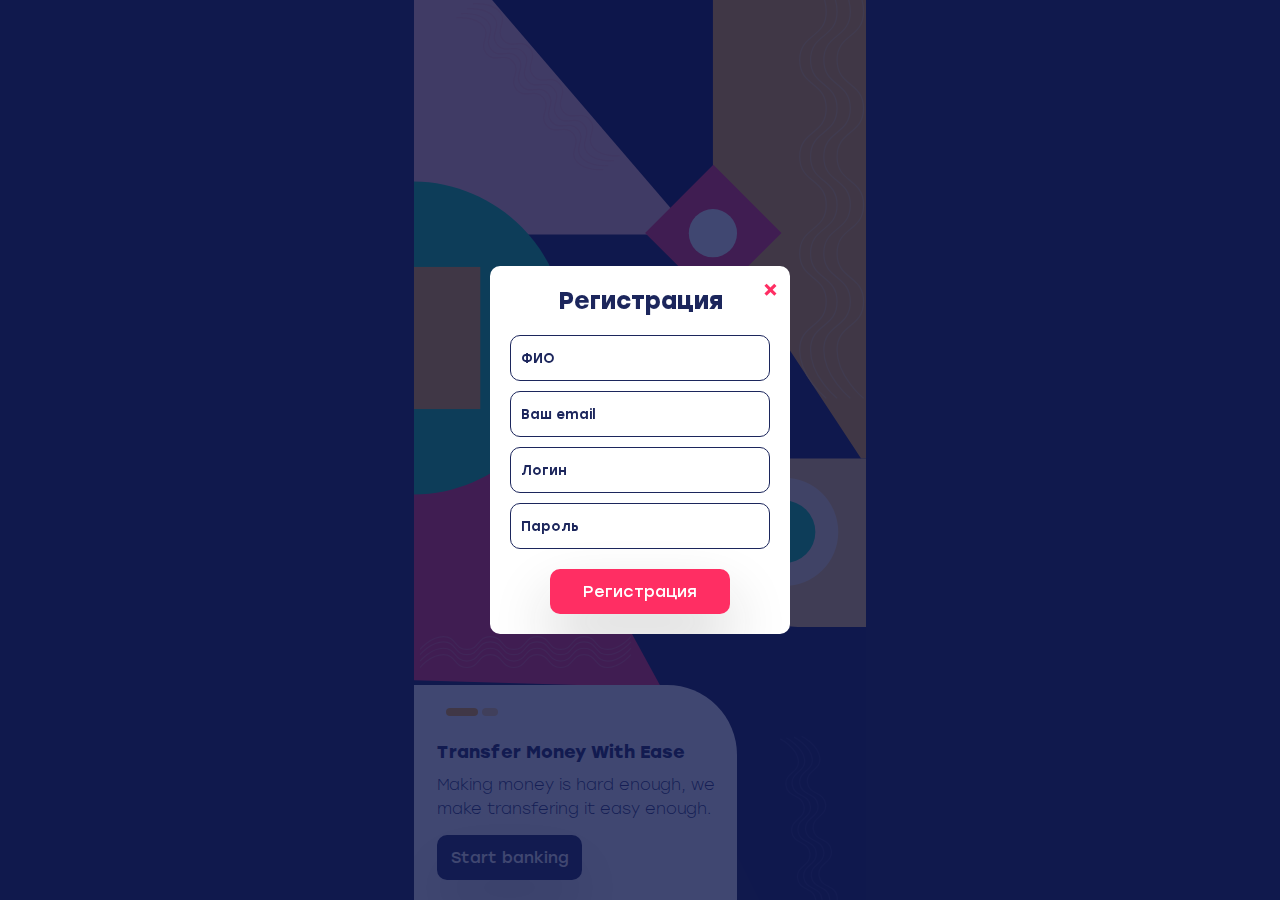
<file: 13/index.html>
<!DOCTYPE html>
<html lang="ru">
<head>
    <meta charset="utf-8">        
    <meta name="author" content="CHANGE-ME">
    <meta name="description" content="CHANGE-ME">
    <!-- Mobile Stuff -->
    <meta http-equiv="X-UA-Compatible" content="IE=edge">
    <meta name="viewport" content="width=device-width, initial-scale=1">
    <meta name="msapplication-tap-highlight" content="no">
    <!-- Chrome on Android -->
    <meta name="mobile-web-app-capable" content="yes"> 
    <meta name="application-name" content="CHANGE-ME"> 
    <!-- Safari on iOS -->
    <meta name="apple-mobile-web-app-capable" content="yes">
    <meta name="apple-mobile-web-app-status-bar-style" content="black">
    <meta name="apple-mobile-web-app-title" content="CHANGE-ME"> 
    
    <!--<link rel="shortcut icon" href="favicon.ico">-->
    <title>Name of project</title>
    <link type='text/css' rel='stylesheet' href='css/style.css'>   
</head>
<body>
   <div class="container">
    <div class="main-slider">
      <div class="slide white">
        <img src="images/slide1.svg" alt="">
        <div class="slide__bottom">
          <div class="slide__title">Transfer Money With Ease</div>
          <div class="slide__text">Making money is hard enough, we make transfering it easy enough.</div>
          <a class="btn white show_popup" rel="reg">Start banking</a>
        </div>
      </div>
      <div class="slide">
        <img src="images/slide2.svg" alt="">
        <div class="slide__bottom">
          <div class="slide__title">Transfer That Is Safe</div>
          <div class="slide__text">You have nothing to be scared about, we got you covered.</div>
          <a href="home.html" class="btn white">Start banking</a>
        </div>
      </div>
    </div>
  </div>
  <div class="overlay_popup"></div>
  <div class="popup" id="reg">
    <div class="close">+</div>
    <div class="popup__title">Регистрация</div>
    <form>
      <input type="text" placeholder="ФИО">
      <input type="email" placeholder="Ваш email">
      <input type="text" placeholder="Логин">
      <input type="password" placeholder="Пароль">
      <a href="money-requests.html" class="btn red">Регистрация</a>
    </form>
  </div>
	<script src="js/jquery-3.2.1.min.js"></script>
	<script src="js/script.js"></script>
</body>
</html>
</file>
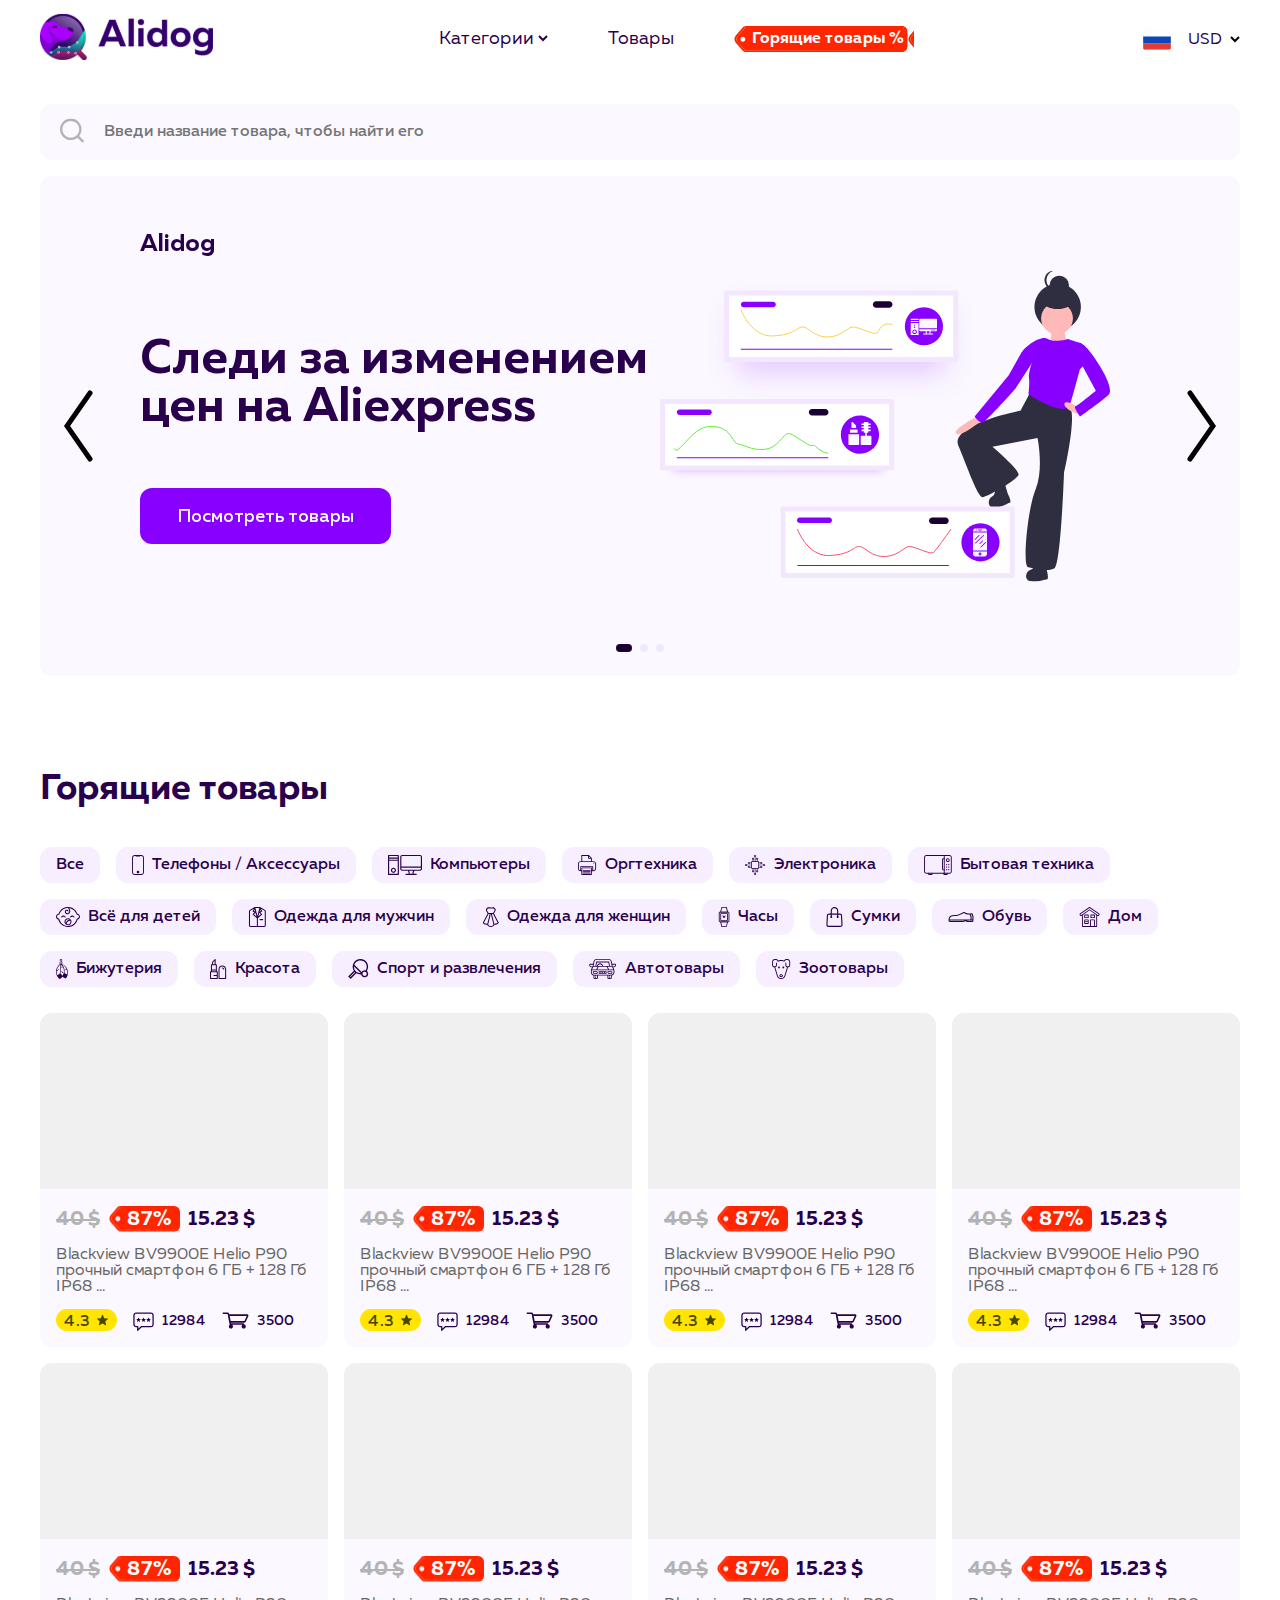
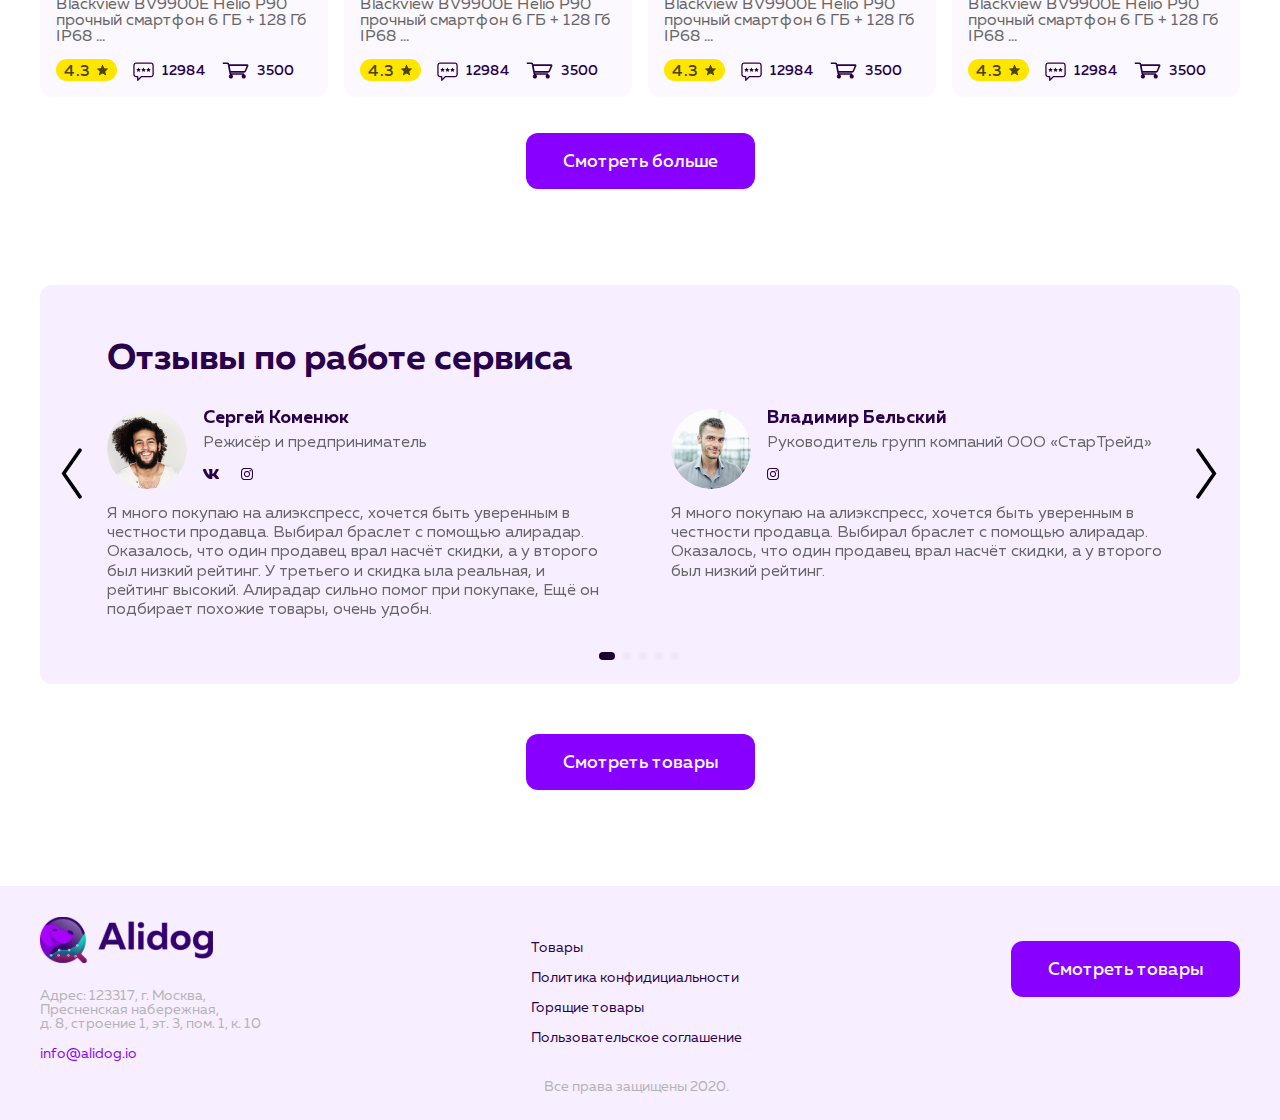
<file: alidog/index.html>
<!DOCTYPE html>
<html lang="ru">
<head>
    <meta charset="utf-8">        
    <meta name="author" content="CHANGE-ME">
    <meta name="description" content="CHANGE-ME">
    <!-- Mobile Stuff -->
    <meta http-equiv="X-UA-Compatible" content="IE=edge">
    <meta name="viewport" content="width=device-width, initial-scale=1">
    <meta name="msapplication-tap-highlight" content="no">
    <!-- Chrome on Android -->
    <meta name="mobile-web-app-capable" content="yes"> 
    <meta name="application-name" content="CHANGE-ME"> 
    <!-- Safari on iOS -->
    <meta name="apple-mobile-web-app-capable" content="yes">
    <meta name="apple-mobile-web-app-status-bar-style" content="black">
    <meta name="apple-mobile-web-app-title" content="CHANGE-ME"> 
    
    <link rel="shortcut icon" href="favicon.ico">
    <title>Name of project</title>
    <link href='css/style.css' rel='stylesheet' type='text/css'>    
</head>
<body>
	<div class="search-bg"></div>
	<header>
		<div class="container">
			<div class="toggle main-menu-btn" data-target="mobil-menu">
				<span></span>
				<span></span>
			</div>
			<div class="logo">
				<a href="index.html">
					<img src="images/logo.svg" alt="">
				</a>
			</div>
			<nav class="main-menu">
				<ul>
					<li>
						<a href="#">
							<span>Категории</span>							
							<svg width="10" height="7" viewBox="0 0 10 7" fill="none" xmlns="http://www.w3.org/2000/svg">
								<path d="M1 1L5 5L9 1" stroke-width="2"/>
							</svg>
						</a>
						<div>
							<ul>
								<li><a href="#">Телефоны / Аксессуары</a></li>
								<li><a href="#">Компьютеры</a></li>
								<li><a href="#">Оргтехника</a></li>
								<li><a href="#">Электроника</a></li>
								<li><a href="#">Бытовая техника</a></li>
								<li><a href="#">Красота</a></li>
							</ul>
							<ul>
								<li><a href="#">Одежда для женщин</a></li>
								<li><a href="#">Одежда для мужчин</a></li>
								<li><a href="#">Всё для детей</a></li>
								<li><a href="#">Бижутерия</a></li>
								<li><a href="#">Часы</a></li>
								<li><a href="#">Спорт и развлечения</a></li>
							</ul>
							<ul>
								<li><a href="#">Сумки</a></li>
								<li><a href="#">Обувь</a></li>
								<li><a href="#">Дом</a></li>
								<li><a href="#">Зоотовары</a></li>
								<li><a href="#">Автотовары</a></li>
							</ul>
						</div>
					</li>
					<li><a href="#">Товары</a></li>
					<li class="burn"><a href="#">Горящие товары %</a></li>
				</ul>
			</nav>
			<div class="currency-lan">
				<div class="toggle" data-target="currency-lan">
					<div class="currency-lan-img">
						<img src="images/icons/ru.svg" alt="">
					</div>
					<div class="currency-lan-middle">
						USD
					</div>
					<div class="currency-lan-arrow">
						<svg width="10" height="7" viewBox="0 0 10 7" fill="none" xmlns="http://www.w3.org/2000/svg">
							<path d="M1 1L5 5L9 1" stroke-width="2"/>
						</svg>
					</div>
				</div>
				<div class="currency-lan-block" id="currency-lan">
					<div class="currency-lan-block-top">
						<div class="currency-lan-block-title">Язык</div>
						<ul class="currency-language">
							<li class="active" data-target="images/icons/ru.svg">
								<a>
									<img src="images/icons/ru.svg" alt="">
									<span>Русский</span>
								</a>
							</li>
							<li data-target="images/icons/gb.svg">
								<a>
									<img src="images/icons/gb.svg" alt="">
									<span>English</span>
								</a>
							</li>
						</ul>
					</div>
					<div class="currency-lan-block-bottom">
						<div class="currency-lan-block-title">Выбор валюты</div>
						<ul class="currency">
							<li data-target="RUB">
								<a>
									<span>RUB</span>
								</a>
							</li>
							<li class="active" data-target="USD">
								<a>
									<span>USD</span>
								</a>
							</li>
							<li data-target="EUR">
								<a>
									<span>EUR</span>
								</a>
							</li>
						</ul>
					</div>
					<button>Применить</button>
				</div>
			</div>
			<div class="toggle search-btn" data-target="search-form">
				<svg width="20" height="20" viewBox="0 0 20 20" fill="none" xmlns="http://www.w3.org/2000/svg">
					<path d="M19.7291 18.2696L15.9966 14.5757C18.8293 11.0483 18.5627 5.85691 15.33 2.62895C13.6304 0.93178 11.3975 0 8.99806 0C6.59858 0 4.3324 0.93178 2.63277 2.62895C0.933132 4.32612 0 6.55574 0 8.98503C0 11.4143 0.933132 13.6439 2.63277 15.3411C4.3324 17.005 6.56525 17.9701 8.99806 17.9701C11.031 17.9701 13.0305 17.2712 14.5969 16.0067L18.2961 19.7005C18.496 19.9002 18.7293 20 18.9959 20C19.2625 20 19.5291 19.9002 19.6958 19.7005C20.0957 19.3012 20.0957 18.6689 19.7291 18.2696ZM15.9966 8.98503C15.9966 10.8486 15.2634 12.6123 13.9303 13.9102C12.5973 15.208 10.8643 15.9734 8.99806 15.9734C7.1318 15.9734 5.36551 15.2413 4.06579 13.9102C2.76607 12.579 1.99957 10.8486 1.99957 8.98503C1.99957 7.12146 2.73275 5.35774 4.06579 4.0599C5.39884 2.76206 7.09847 1.99667 8.99806 1.99667C10.8643 1.99667 12.6306 2.72879 13.9303 4.0599C15.2301 5.39102 15.9966 7.08819 15.9966 8.98503Z" fill="#1B0033"/>
				</svg>
				<span>Отмена</span>
			</div>
		</div>
	</header>
	<div class="mobil-menu" id="mobil-menu">
		<div class="container">
			<div class="mobil-menu-block">
				<div class="mobil-menu-title">Навигация</div>
				<ul>
					<li><a href="#">Товары</a></li>
					<li><a href="#">Горящие товары</a></li>
					<li>
						<a href="#" class="toggle">
							<span>Категории</span>
							<svg width="10" height="7" viewBox="0 0 10 7" fill="none" xmlns="http://www.w3.org/2000/svg">
								<path d="M1 6L5 2L9 6" stroke-width="2"/>
							</svg>
						</a>
						<ul>
							<li><a href="#">Все</a></li>
							<li><a href="#">Телефоны и Аксессуары</a></li>
							<li><a href="#">Компьютеры</a></li>
							<li><a href="#">Оргтехника</a></li>
							<li><a href="#">Электроника</a></li>
							<li><a href="#">Бытовая техника</a></li>
							<li><a href="#">Красота</a></li>
							<li><a href="#">Одежда для мужчин</a></li>
							<li><a href="#">Одежда для женщин</a></li>
							<li><a href="#">Всё для детей</a></li>
							<li><a href="#">Бижутерия</a></li>
							<li><a href="#">Часы</a></li>
							<li><a href="#">Спорт и развлечения</a></li>
							<li><a href="#">Сумки</a></li>
							<li><a href="#">Обувь</a></li>
							<li><a href="#">Дом</a></li>
							<li><a href="#">Зоотовары</a></li>
							<li><a href="#">Автотовары</a></li>
						</ul>
					</li>
				</ul>
			</div>
			<div class="mobil-menu-block">
				<div class="mobil-menu-title">Язык</div>
				<div class="mobil-menu-a">
					<a href="#" class="active">
						<img src="images/icons/ru.svg" alt="">
						<span>Русский</span>
					</a>
					<a href="#">
						<img src="images/icons/gb.svg" alt="">
						<span>English</span>
					</a>
				</div>
			</div>
			<div class="mobil-menu-block">
				<div class="mobil-menu-title">Выбор валюты</div>
				<div class="mobil-menu-a">
					<a href="#">RUB</a>
					<a href="#" class="active">USD</a>
					<a href="#">EUR</a>
				</div>
			</div>
		</div>
	</div>
	<div class="content container">
		<div class="search-form" id="search-form">
			<form>
				<input type="text" placeholder="Введи название товара, чтобы найти его" id="tags">
				<div class="close-autocomplete"></div>
				<button>
					<svg width="24" height="24" viewBox="0 0 24 24" fill="none" xmlns="http://www.w3.org/2000/svg">
						<path d="M23.6749 21.9235L19.1959 17.4909C22.5951 13.2579 22.2752 7.02829 18.396 3.15474C16.3565 1.11814 13.6771 0 10.7977 0C7.9183 0 5.19888 1.11814 3.15932 3.15474C1.11976 5.19135 0 7.86689 0 10.782C0 13.6972 1.11976 16.3727 3.15932 18.4093C5.19888 20.406 7.87831 21.5641 10.7977 21.5641C13.2372 21.5641 15.6366 20.7255 17.5162 19.208L21.9553 23.6406C22.1952 23.8802 22.4752 24 22.7951 24C23.115 24 23.435 23.8802 23.6349 23.6406C24.1148 23.1614 24.1148 22.4027 23.6749 21.9235ZM19.1959 10.782C19.1959 13.0183 18.3161 15.1348 16.7164 16.6922C15.1167 18.2496 13.0372 19.1681 10.7977 19.1681C8.55816 19.1681 6.43862 18.2895 4.87895 16.6922C3.31929 15.0948 2.39948 13.0183 2.39948 10.782C2.39948 8.54576 3.27929 6.42929 4.87895 4.87188C6.47861 3.31448 8.51817 2.39601 10.7977 2.39601C13.0372 2.39601 15.1567 3.27454 16.7164 4.87188C18.2761 6.46922 19.1959 8.50582 19.1959 10.782Z"/>
					</svg>
				</button>
			</form>
		</div>
		<div class="main-slider">
			<div>
				<div class="main-slider-img">
					<img src="images/main-slider1.svg" alt="">
				</div>
				<div class="main-slider-left">
					<div class="main-slider-sub-title">Alidog</div>
					<div class="main-slider-title">Следи за изменением      цен на Aliexpress</div>
					<div class="main-slider-btn">
						<a href="#" class="btn shadowHover">Посмотреть товары</a>
					</div>
				</div>
			</div>
			<div>
				<div class="main-slider-img">
					<img src="images/main-slider2.svg" alt="">
				</div>
				<div class="main-slider-left">
					<div class="main-slider-sub-title">Alidog</div>
					<div class="main-slider-title">Убедись в надёжности продавца</div>
					<div class="main-slider-btn">
						<a href="#" class="btn shadowHover">Посмотреть товары</a>
					</div>
				</div>
			</div>
			<div>
				<div class="main-slider-img">
					<img src="images/main-slider3.svg" alt="">
				</div>
				<div class="main-slider-left">
					<div class="main-slider-sub-title">Alidog</div>
					<div class="main-slider-title">Смотри реальные отзывы и фото<br> от покупателей</div>
					<div class="main-slider-btn">
						<a href="#" class="btn shadowHover">Посмотреть товары</a>
					</div>
				</div>
			</div>
		</div>
		<div class="hot-products">
			<h2>Горящие товары</h2>
			<div class="tags">
				<a class="toggle">
					<span>Все</span>
				</a>
				<a class="toggle">
					<svg width="12" height="20" viewBox="0 0 12 20" fill="none" xmlns="http://www.w3.org/2000/svg">
						<path d="M9.23077 0.897666C9.7204 0.897666 10.19 1.08682 10.5362 1.42351C10.8824 1.7602 11.0769 2.21685 11.0769 2.693V17.307C11.0769 17.7832 10.8824 18.2398 10.5362 18.5765C10.19 18.9132 9.7204 19.1023 9.23077 19.1023H2.76923C2.2796 19.1023 1.81002 18.9132 1.4638 18.5765C1.11758 18.2398 0.923077 17.7832 0.923077 17.307V2.693C0.923077 2.21685 1.11758 1.7602 1.4638 1.42351C1.81002 1.08682 2.2796 0.897666 2.76923 0.897666H9.23077ZM9.23077 0H2.76923C2.03479 0 1.33042 0.283726 0.811089 0.788761C0.291757 1.2938 0 1.97877 0 2.693V17.307C0 18.0212 0.291757 18.7062 0.811089 19.2112C1.33042 19.7163 2.03479 20 2.76923 20H9.23077C9.96521 20 10.6696 19.7163 11.1889 19.2112C11.7082 18.7062 12 18.0212 12 17.307V2.693C12 1.97877 11.7082 1.2938 11.1889 0.788761C10.6696 0.283726 9.96521 0 9.23077 0Z"/>
						<path d="M6.00008 18.2092C6.72654 18.2092 7.31546 17.6365 7.31546 16.93C7.31546 16.2235 6.72654 15.6508 6.00008 15.6508C5.27361 15.6508 4.68469 16.2235 4.68469 16.93C4.68469 17.6365 5.27361 18.2092 6.00008 18.2092Z"/>
						<path d="M8.00764 0.170563H3.99456C3.86711 0.170563 3.76379 0.271037 3.76379 0.394979V1.39812C3.76379 1.52206 3.86711 1.62254 3.99456 1.62254H8.00764C8.13509 1.62254 8.23841 1.52206 8.23841 1.39812V0.394979C8.23841 0.271037 8.13509 0.170563 8.00764 0.170563Z"/>
					</svg>
					<span>Телефоны / Аксессуары</span>
				</a>
				<a class="toggle">
					<svg width="34" height="20" viewBox="0 0 34 20" fill="none" xmlns="http://www.w3.org/2000/svg">
						<path d="M32.1387 0H14.2174C13.116 0 12.2175 0.883885 12.2175 1.97044V13.7987C12.2175 14.8853 13.116 15.7692 14.2174 15.7692H19.7726C20.2269 16.4954 20.8511 17.7959 20.5897 18.4532C20.5368 18.5855 20.4111 18.7699 19.9997 18.874H17.9999C17.6842 18.874 17.4285 19.126 17.4285 19.437C17.4285 19.7481 17.6856 20 17.9999 20H28.2148C28.5305 20 28.7862 19.7481 28.7862 19.437C28.7862 19.126 28.529 18.874 28.2148 18.874H26.2164C25.805 18.7713 25.6807 18.5869 25.6278 18.4546C25.3736 17.8142 25.945 16.5644 26.4449 15.7706H32.0002C33.1015 15.7706 34 14.8867 34 13.8001V1.96904C34.0014 0.882477 33.1658 0 32.1387 0ZM14.2174 1.12456H32.1387C32.5273 1.12456 32.8572 1.51161 32.8572 1.96904V11.506H13.3617V1.96904C13.3617 1.50317 13.7445 1.12456 14.2174 1.12456ZM24.5636 18.8614C24.5651 18.8656 24.5679 18.8684 24.5694 18.8726H21.6482C21.6496 18.8684 21.6525 18.8656 21.6539 18.8614C22.0381 17.893 21.5339 16.6165 21.0839 15.7678H25.1336C24.6851 16.6165 24.1794 17.8916 24.5636 18.8614ZM32.0002 14.6418H14.2174C13.7445 14.6418 13.3603 14.2632 13.3603 13.7973V12.6319H32.8558V13.7973C32.8572 14.2632 32.4744 14.6418 32.0002 14.6418Z"/>
						<path d="M10.312 0H0.571381C0.255693 0 0 0.251935 0 0.562984V19.4356C0 19.7467 0.257122 19.9986 0.571381 19.9986H10.312C10.6277 19.9986 10.8834 19.7467 10.8834 19.4356V0.561577C10.8834 0.251935 10.6277 0 10.312 0ZM1.14276 3.74243H9.74062V4.73188H1.14276V3.74243ZM9.73919 1.12456V2.61647H1.14276V1.12456H9.73919ZM1.14276 18.8726V5.85785H9.74062V18.8726H1.14276Z"/>
						<path d="M5.44083 12.8529C4.0338 12.8529 2.88818 13.9817 2.88818 15.368C2.88818 16.7544 4.0338 17.8832 5.44083 17.8832C6.84785 17.8832 7.9949 16.7558 7.9949 15.368C7.9949 13.9803 6.84785 12.8529 5.44083 12.8529ZM5.44083 16.7572C4.66375 16.7572 4.03237 16.1337 4.03237 15.368C4.03237 14.6024 4.66375 13.9789 5.44083 13.9789C6.21934 13.9789 6.85071 14.6024 6.85071 15.368C6.85071 16.1337 6.21934 16.7572 5.44083 16.7572Z"/>
					</svg>
					<span>Компьютеры</span>
				</a>
				<a class="toggle">
					<svg width="19" height="20" viewBox="0 0 19 20" fill="none" xmlns="http://www.w3.org/2000/svg">
						<path d="M15.3698 6.22222H13.8507V3.31111V3.28889C13.8507 3.24444 13.8507 3.2 13.8283 3.15556C13.806 3.11111 13.7837 3.06667 13.739 3.02222L10.8348 0.111111C10.7454 0.0222222 10.6337 0 10.522 0H3.79777C3.57437 0 3.35097 0.177778 3.35097 0.4V6.22222H2.6361C1.13933 6.22222 0 7.28889 0 8.68889V13.4889C0 15.0222 1.16167 16.2222 2.54674 16.2222H3.35097V19.6C3.35097 19.8222 3.57437 20 3.79777 20H13.4486C13.672 20 13.8507 19.8222 13.8507 19.6V16.2222H14.7219H15.3698C16.7772 16.2222 18.0952 14.9333 18.0952 13.4889V8.68889C18.0952 7.31111 16.8889 6.22222 15.3698 6.22222ZM10.9465 1.4L12.4433 2.88889H10.9465V1.4ZM4.24456 0.888889H10.0529V3.31111C10.0529 3.53333 10.2763 3.77778 10.522 3.77778H12.9571V6.22222H4.24456V0.888889ZM12.9571 19.1111H4.24456V13.3333H12.9571V19.1111ZM13.4486 12.4444H3.79777C3.57437 12.4444 3.35097 12.6889 3.35097 12.9333V15.3333H2.90417V12H14.2975V15.3333H13.8507V12.9333C13.8507 12.6889 13.6943 12.4444 13.4486 12.4444ZM17.2016 13.4889C17.2016 14.4889 16.3304 15.3333 15.3698 15.3333H15.1911V11.6667C15.1911 11.4444 14.9453 11.3333 14.7219 11.3333H2.54674C2.32334 11.3333 2.23398 11.4444 2.23398 11.6667V15.3556C1.34039 15.1333 0.893592 14.2889 0.893592 13.4889V8.68889C0.893592 7.75556 1.60847 7.11111 2.6361 7.11111H3.79777H13.4486H15.3474C16.2634 7.11111 17.1793 7.68889 17.1793 8.68889V13.4889H17.2016Z"/>
						<path d="M5.07118 15.7778H12.1976C12.421 15.7778 12.622 15.6667 12.622 15.3333C12.622 15 12.4433 14.8889 12.1976 14.8889H5.07118C4.84779 14.8889 4.64673 15 4.64673 15.3333C4.64673 15.6667 4.82545 15.7778 5.07118 15.7778Z"/>
						<path d="M5.07118 17.1111H12.1976C12.421 17.1111 12.622 16.8889 12.622 16.6667C12.622 16.4445 12.4433 16.2222 12.1976 16.2222H5.07118C4.84779 16.2222 4.64673 16.4445 4.64673 16.6667C4.64673 16.8889 4.82545 17.1111 5.07118 17.1111Z"/>
						<path d="M5.07118 18.4444H12.1976C12.421 18.4444 12.622 18.2222 12.622 18C12.622 17.7778 12.4433 17.5555 12.1976 17.5555H5.07118C4.84779 17.5555 4.64673 17.7778 4.64673 18C4.64673 18.2222 4.82545 18.4444 5.07118 18.4444Z"/>
						<path d="M15.7942 8.68888C16.041 8.68888 16.241 8.48989 16.241 8.24443C16.241 7.99897 16.041 7.79999 15.7942 7.79999C15.5474 7.79999 15.3474 7.99897 15.3474 8.24443C15.3474 8.48989 15.5474 8.68888 15.7942 8.68888Z"/>
					</svg>
					<span>Оргтехника</span>
				</a>
				<a class="toggle">
					<svg width="21" height="20" viewBox="0 0 21 20" fill="none" xmlns="http://www.w3.org/2000/svg">
						<path d="M2.10084 10.3573C2.08946 10.389 2.07636 10.4204 2.06187 10.4507C1.86737 10.8535 1.39525 11.1036 0.940031 11.0194C0.517918 10.9411 0.164433 10.5732 0.104771 10.1462C0.0592493 9.82172 0.178572 9.47892 0.415493 9.25303C0.603444 9.07371 0.859333 8.9699 1.12281 8.96714C1.12695 8.96714 1.13143 8.96714 1.13591 8.96714C1.51561 8.97094 1.88254 9.1982 2.05325 9.53651C2.07153 9.57203 2.08739 9.60893 2.10084 9.64652H6.30266V8.27742H4.86389C4.85147 8.31294 4.83733 8.34742 4.82078 8.38122C4.62662 8.78437 4.1545 9.03439 3.69929 8.9499C3.27717 8.87162 2.92369 8.50399 2.86368 8.0767C2.8185 7.75426 2.9361 7.41388 3.17026 7.18799C3.3589 7.0059 3.61548 6.90038 3.88172 6.89796C3.8862 6.89796 3.89068 6.89796 3.89517 6.89796C4.28176 6.90175 4.65387 7.13764 4.82078 7.48388C4.83733 7.51768 4.85147 7.55217 4.86389 7.58769H6.30266V6.5531C6.30852 6.50171 6.31473 6.44964 6.3368 6.40343C6.3706 6.33307 6.42888 6.27548 6.4982 6.24238C6.56062 6.21203 6.57993 6.21582 6.64752 6.20823H7.68246V4.76843C7.33173 4.63979 7.05481 4.31183 7.00273 3.938C6.95756 3.61624 7.07446 3.27551 7.30897 3.04928C7.49761 2.8672 7.75419 2.76167 8.02077 2.75925C8.02491 2.75925 8.02939 2.75925 8.03388 2.75925C8.41598 2.7627 8.78464 2.99307 8.95397 3.3338C9.09399 3.61486 9.09606 3.95972 8.95983 4.24251C8.84293 4.48461 8.62566 4.67152 8.37219 4.76395V6.20823H9.75164V2.01021C9.7344 2.004 9.71681 1.99745 9.69957 1.99021C9.36953 1.85295 9.12192 1.53395 9.07192 1.17874C9.02708 0.858365 9.14261 0.520054 9.37402 0.294514C9.563 0.109667 9.82268 0.00241405 10.09 0C10.0944 0 10.0989 0 10.1034 0C10.4855 0.00344864 10.8542 0.234162 11.0235 0.574543C11.1632 0.855607 11.1656 1.20047 11.029 1.48326C10.9128 1.72501 10.6948 1.90916 10.4417 2.0009V6.20823H11.8212V4.76843C11.4704 4.63979 11.1939 4.31183 11.1414 3.938C11.0966 3.61762 11.2121 3.27931 11.4432 3.05342C11.6325 2.86892 11.8932 2.76167 12.1595 2.75925C12.164 2.75925 12.1681 2.75925 12.1726 2.75925C12.5547 2.7627 12.9234 2.99307 13.093 3.3338C13.2327 3.61486 13.2348 3.95972 13.0985 4.24251C12.9816 4.48461 12.7644 4.67152 12.5109 4.76395V6.20823H13.5455L13.6224 6.21686C13.6958 6.24238 13.7676 6.27824 13.8152 6.3379C13.8476 6.3786 13.8703 6.42584 13.8817 6.47619C13.8876 6.50137 13.8876 6.52758 13.8907 6.5531V7.58769H15.3315C15.3843 7.43905 15.4695 7.30249 15.5823 7.19247C15.7712 7.00763 16.032 6.90038 16.2982 6.89796C16.3027 6.89796 16.3072 6.89796 16.3116 6.89796C16.6934 6.90141 17.0621 7.13178 17.2317 7.4725C17.3714 7.75357 17.3738 8.09843 17.2373 8.38122C17.0431 8.78437 16.5706 9.03439 16.1158 8.9499C15.7612 8.88438 15.4557 8.61469 15.3308 8.27742H13.8907V9.64652H18.0946C18.1494 9.49651 18.238 9.35856 18.3546 9.2489C18.5429 9.07164 18.7978 8.9699 19.0574 8.96714C19.0619 8.96714 19.0661 8.96714 19.0705 8.96714C19.4571 8.97094 19.8296 9.20682 19.9965 9.55341C20.1307 9.83172 20.131 10.1718 19.9965 10.4507C19.802 10.8535 19.3299 11.1036 18.875 11.0194C18.5243 10.9542 18.2211 10.6897 18.0939 10.3573H13.8907V11.7264H15.3315C15.3857 11.5743 15.474 11.434 15.5909 11.3226C15.7792 11.1432 16.0347 11.0391 16.2982 11.0367C16.3027 11.0367 16.3072 11.0367 16.3113 11.0367C16.6958 11.0405 17.0662 11.2736 17.2345 11.6171C17.3717 11.8971 17.3724 12.2396 17.2373 12.5199C17.0431 12.9231 16.5706 13.1731 16.1158 13.0886C15.7612 13.0231 15.4557 12.7534 15.3308 12.4161H13.8907V13.4511C13.8817 13.5283 13.8628 13.6062 13.8152 13.6659C13.7831 13.7066 13.7421 13.7394 13.6952 13.7618C13.6327 13.7918 13.6134 13.7883 13.5455 13.7959H12.5109V15.2378C12.7616 15.3295 12.9782 15.5158 13.0958 15.7558C13.2327 16.0358 13.2337 16.3783 13.0985 16.659C12.8747 17.1228 12.2764 17.3766 11.7691 17.1656C11.4384 17.0283 11.1911 16.7083 11.1414 16.3545C11.0959 16.0299 11.2152 15.6872 11.4522 15.4613C11.5573 15.3609 11.6839 15.284 11.8212 15.2354V13.7959H10.4417V17.9974C10.6924 18.0888 10.909 18.275 11.0263 18.515C11.1635 18.7951 11.1642 19.1375 11.029 19.4179C10.8052 19.8821 10.2069 20.1359 9.69957 19.9248C9.36953 19.7876 9.12192 19.4686 9.07192 19.1137C9.02743 18.7958 9.14054 18.4595 9.36953 18.2333C9.47747 18.1267 9.60887 18.0453 9.75164 17.9946V13.7959H8.37219V15.2378C8.6229 15.3295 8.83948 15.5158 8.95708 15.7558C9.09399 16.0358 9.09502 16.3783 8.95983 16.659C8.73567 17.1232 8.13733 17.377 7.63039 17.1656C7.29966 17.0283 7.05205 16.7083 7.00273 16.3545C6.95721 16.0299 7.07653 15.6872 7.31346 15.4613C7.41864 15.3609 7.5452 15.284 7.68246 15.2354V13.7959H6.64752C6.57027 13.787 6.49234 13.7683 6.43267 13.7207C6.39198 13.6883 6.35956 13.6473 6.3368 13.6007C6.3068 13.538 6.31025 13.5187 6.30266 13.4511V12.4161H4.86389C4.85147 12.4516 4.83733 12.4865 4.82078 12.5203C4.62662 12.9231 4.1545 13.1731 3.69929 13.0886C3.27717 13.0103 2.92369 12.6427 2.86368 12.2158C2.8185 11.8909 2.93783 11.5484 3.17475 11.3226C3.3627 11.1432 3.61859 11.0391 3.88172 11.0367C3.8862 11.0367 3.89068 11.0367 3.89517 11.0367C4.27935 11.0405 4.65007 11.2736 4.81802 11.6171C4.83561 11.6526 4.85078 11.6892 4.86389 11.7264H6.30266V10.3573H2.10084ZM10.0944 18.6244C9.86752 18.6268 9.68094 18.8944 9.78371 19.1148C9.85786 19.273 10.0637 19.3555 10.2269 19.2889C10.4065 19.2155 10.4962 18.9744 10.3972 18.7999C10.3383 18.6964 10.2251 18.6271 10.1034 18.6244C10.1003 18.6244 10.0975 18.6244 10.0944 18.6244ZM12.1636 15.8651C11.9367 15.8675 11.7491 16.1362 11.8539 16.3576C11.9288 16.5145 12.1336 16.5962 12.296 16.5297C12.475 16.4565 12.565 16.2165 12.4674 16.0424C12.4088 15.9379 12.295 15.8682 12.1729 15.8654C12.1698 15.8651 12.1667 15.8651 12.1636 15.8651ZM8.02491 15.8651C7.79833 15.8675 7.61142 16.1351 7.71453 16.3555C7.78833 16.5138 7.99422 16.5962 8.15734 16.5297C8.33632 16.4565 8.42599 16.2165 8.32873 16.0424C8.27011 15.9379 8.15596 15.8682 8.03422 15.8654C8.03112 15.8651 8.02801 15.8651 8.02491 15.8651ZM6.99273 6.89796V13.1062H13.2006V6.89796H6.99273ZM3.8862 11.7264C3.65928 11.7285 3.47167 11.9975 3.57651 12.2185C3.651 12.3758 3.8562 12.4572 4.01863 12.3909C4.19761 12.3178 4.28728 12.0778 4.19003 11.9037C4.1314 11.7992 4.01725 11.7292 3.89517 11.7264C3.89241 11.7264 3.8893 11.7264 3.8862 11.7264ZM16.3027 11.7264C16.0754 11.7285 15.8878 11.9975 15.993 12.2185C16.0675 12.3758 16.2727 12.4572 16.4348 12.3909C16.6141 12.3178 16.7037 12.0778 16.6061 11.9037C16.5479 11.7992 16.4337 11.7292 16.3116 11.7264C16.3085 11.7264 16.3054 11.7264 16.3027 11.7264ZM1.46871 9.95207C1.46388 9.91207 1.45181 9.87276 1.43181 9.8362C1.37352 9.73067 1.25903 9.65997 1.13626 9.65722C1.13315 9.65722 1.13005 9.65722 1.12695 9.65722C0.900027 9.65928 0.712421 9.92828 0.817259 10.1493C0.892095 10.3066 1.09694 10.388 1.25937 10.3214C1.37559 10.2742 1.45422 10.1566 1.46871 10.0324C1.4656 10.0059 1.4656 9.97897 1.46871 9.95207ZM18.7222 10.0248C18.7233 10.0659 18.7326 10.1076 18.7512 10.1473C18.825 10.3056 19.0309 10.3883 19.194 10.3214C19.3733 10.2483 19.463 10.0086 19.3654 9.83448C19.3068 9.72964 19.193 9.65997 19.0709 9.65722C19.0678 9.65722 19.0647 9.65722 19.0616 9.65722C18.8836 9.65894 18.7298 9.82482 18.7226 10.0028C18.7226 10.01 18.7226 10.0176 18.7222 10.0248ZM3.8862 7.58769C3.65963 7.58976 3.47167 7.85875 3.57651 8.07981C3.651 8.23707 3.8562 8.31845 4.01863 8.25224C4.19761 8.17878 4.28728 7.9391 4.19003 7.76495C4.1314 7.66045 4.01725 7.59045 3.89517 7.58769C3.89241 7.58769 3.8893 7.58769 3.8862 7.58769ZM16.3027 7.58769C16.0758 7.58976 15.8878 7.85875 15.993 8.07981C16.0675 8.23707 16.2727 8.31845 16.4348 8.25224C16.6141 8.17878 16.7037 7.9391 16.6061 7.76495C16.5479 7.66045 16.4337 7.59045 16.3116 7.58769C16.3085 7.58769 16.3054 7.58769 16.3027 7.58769ZM12.1636 3.44898C11.9367 3.45105 11.7491 3.72004 11.8539 3.9411C11.9288 4.09836 12.1336 4.17975 12.296 4.11319C12.475 4.04008 12.565 3.8004 12.4674 3.62624C12.4088 3.5214 12.295 3.45174 12.1729 3.44898C12.1698 3.44898 12.1667 3.44898 12.1636 3.44898ZM8.02491 3.44898C7.87248 3.45036 7.72729 3.56348 7.69177 3.71384C7.65418 3.87075 7.74384 4.04835 7.89317 4.11181C8.08354 4.19216 8.33391 4.06215 8.3677 3.84868C8.3984 3.65728 8.24321 3.45346 8.03422 3.44898C8.03112 3.44898 8.02801 3.44898 8.02491 3.44898ZM10.0944 0.689727C9.86752 0.691796 9.67991 0.96079 9.78475 1.18185C9.85924 1.33911 10.0644 1.42049 10.2269 1.35428C10.4058 1.28082 10.4955 1.04114 10.3983 0.866987C10.3396 0.762493 10.2255 0.692486 10.1034 0.689727C10.1003 0.689727 10.0975 0.689727 10.0944 0.689727Z"/>
					</svg>
					<span>Электроника</span>
				</a>
				<a class="toggle">
					<svg width="28" height="20" viewBox="0 0 28 20" fill="none" xmlns="http://www.w3.org/2000/svg">
						<path d="M25.468 18.6595H2.37615C1.11928 18.6595 0.097168 17.6441 0.097168 16.396V2.26349C0.097168 1.01532 1.11928 0 2.37615 0H25.468C26.7249 0 27.747 1.01532 27.747 2.26349V16.396C27.747 17.6441 26.7249 18.6595 25.468 18.6595ZM2.37615 0.930829C1.63279 0.930829 1.02745 1.52856 1.02745 2.26349V16.396C1.02745 17.1309 1.63279 17.7286 2.37615 17.7286H25.468C26.2114 17.7286 26.8167 17.1309 26.8167 16.396V2.26349C26.8167 1.52855 26.2114 0.930826 25.468 0.930826H2.37615V0.930829Z"/>
						<path d="M20.2471 18.6595C19.9901 18.6595 19.782 18.4511 19.782 18.194V0.465413C19.782 0.208389 19.9901 0 20.2471 0C20.5041 0 20.7123 0.208389 20.7123 0.465413V18.194C20.7123 18.4511 20.5041 18.6595 20.2471 18.6595Z"/>
						<path d="M23.7645 7.03473C22.7163 7.03473 21.8638 6.18895 21.8638 5.14971C21.8638 4.10179 22.7163 3.24921 23.7645 3.24921C24.8035 3.24921 25.649 4.10178 25.649 5.14971C25.649 6.18895 24.8035 7.03473 23.7645 7.03473ZM23.7645 4.18003C23.2293 4.18003 22.7941 4.61502 22.7941 5.14971C22.7941 5.67599 23.2293 6.1039 23.7645 6.1039C24.2998 6.1039 24.7187 5.68495 24.7187 5.14971C24.7187 4.61502 24.2905 4.18003 23.7645 4.18003Z"/>
						<path d="M22.7076 12.8707C22.4505 12.8707 22.2424 12.6623 22.2424 12.4053V11.6323C22.2424 11.3753 22.4505 11.1669 22.7076 11.1669C22.9646 11.1669 23.1727 11.3753 23.1727 11.6323V12.4053C23.1727 12.6623 22.9646 12.8707 22.7076 12.8707Z"/>
						<path d="M22.7076 10.3469C22.4505 10.3469 22.2424 10.1386 22.2424 9.88153V9.09307C22.2424 8.83604 22.4505 8.62766 22.7076 8.62766C22.9646 8.62766 23.1727 8.83604 23.1727 9.09307V9.88153C23.1727 10.1386 22.9646 10.3469 22.7076 10.3469Z"/>
						<path d="M22.7076 15.4103C22.4505 15.4103 22.2424 15.2019 22.2424 14.9448V14.1561C22.2424 13.8991 22.4505 13.6907 22.7076 13.6907C22.9646 13.6907 23.1727 13.8991 23.1727 14.1561V14.9448C23.1727 15.2019 22.9646 15.4103 22.7076 15.4103Z"/>
						<path d="M24.8213 12.8707C24.5643 12.8707 24.3562 12.6623 24.3562 12.4053V11.6323C24.3562 11.3753 24.5643 11.1669 24.8213 11.1669C25.0784 11.1669 25.2865 11.3753 25.2865 11.6323V12.4053C25.2865 12.6623 25.0784 12.8707 24.8213 12.8707Z"/>
						<path d="M24.8213 10.3469C24.5643 10.3469 24.3562 10.1386 24.3562 9.88153V9.09307C24.3562 8.83604 24.5643 8.62766 24.8213 8.62766C25.0784 8.62766 25.2865 8.83604 25.2865 9.09307V9.88153C25.2865 10.1386 25.0784 10.3469 24.8213 10.3469Z"/>
						<path d="M24.8213 15.4103C24.5643 15.4103 24.3562 15.2019 24.3562 14.9448V14.1561C24.3562 13.8991 24.5643 13.6907 24.8213 13.6907C25.0784 13.6907 25.2865 13.8991 25.2865 14.1561V14.9448C25.2865 15.2019 25.0784 15.4103 24.8213 15.4103Z"/>
						<path d="M20.247 15.363H19.395C18.669 15.363 18.0784 14.7721 18.0784 14.0458V4.61366C18.0784 3.88742 18.669 3.29648 19.395 3.29648H20.247C20.5041 3.29648 20.7122 3.50487 20.7122 3.76189C20.7122 4.01891 20.5041 4.2273 20.247 4.2273H19.395C19.1858 4.2273 19.0087 4.40418 19.0087 4.61365V14.0458C19.0087 14.2553 19.1858 14.4322 19.395 14.4322H20.247C20.5041 14.4322 20.7122 14.6406 20.7122 14.8976C20.7122 15.1546 20.5041 15.363 20.247 15.363Z"/>
						<path d="M7.94435 20H4.69488C4.43785 20 4.22974 19.7916 4.22974 19.5346V18.194C4.22974 17.937 4.43785 17.7286 4.69488 17.7286C4.9519 17.7286 5.16002 17.937 5.16002 18.194V19.0692H7.47921V18.194C7.47921 17.937 7.68732 17.7286 7.94435 17.7286C8.20137 17.7286 8.40949 17.937 8.40949 18.194V19.5346C8.40949 19.7916 8.20137 20 7.94435 20Z"/>
						<path d="M23.1494 20H19.9C19.6429 20 19.4348 19.7916 19.4348 19.5346V18.194C19.4348 17.937 19.6429 17.7286 19.9 17.7286C20.157 17.7286 20.3651 17.937 20.3651 18.194V19.0692H22.6843V18.194C22.6843 17.937 22.8924 17.7286 23.1494 17.7286C23.4065 17.7286 23.6146 17.937 23.6146 18.194V19.5346C23.6146 19.7916 23.4064 20 23.1494 20Z"/>
					</svg>
					<span>Бытовая техника</span>
				</a>
				<a class="toggle">
					<svg width="24" height="20" viewBox="0 0 24 20" fill="none" xmlns="http://www.w3.org/2000/svg">
						<path d="M21.4023 6.6952C20.7463 4.78851 19.5243 3.12728 17.8994 1.93328C16.2746 0.739283 14.3242 0.069324 12.3086 0.012842C12.2883 0.0108175 12.2678 0.0100192 12.2474 0.0104516C12.1589 0.0081551 12.0716 0.000127808 11.9826 0.000127808C9.90662 -0.0104004 7.87947 0.629754 6.18601 1.83065C4.49256 3.03154 3.21789 4.73282 2.54112 6.69545C1.83722 6.78839 1.1912 7.1343 0.723645 7.66863C0.256094 8.20295 -0.00103143 8.88916 0.000269061 9.59917C-0.00884657 10.2652 0.213913 10.9138 0.630393 11.4336C1.04687 11.9535 1.63116 12.3124 2.28317 12.4489C2.77854 14.4284 3.87045 16.2078 5.41096 17.546C6.95146 18.8842 8.8661 19.7165 10.8955 19.9302C11.2559 19.9773 11.6191 20.0007 11.9826 20C14.1917 19.9951 16.3377 19.263 18.0893 17.9168C19.8489 16.5371 21.1039 14.6152 21.6597 12.4494C22.3153 12.3163 22.904 11.9589 23.3246 11.4388C23.7453 10.9186 23.9715 10.2681 23.9645 9.59917C23.9636 8.88633 23.7029 8.19825 23.2313 7.66372C22.7597 7.1292 22.1094 6.78487 21.4023 6.6952ZM21.1963 11.4616C21.0834 11.4694 20.9762 11.5138 20.8907 11.588C20.8053 11.6622 20.7464 11.7622 20.7228 11.8729C20.3004 13.8774 19.2011 15.6756 17.6096 16.9654C16.018 18.2552 14.0312 18.9581 11.9826 18.9561C11.6603 18.9566 11.3384 18.9358 11.0188 18.8939C9.14367 18.698 7.37886 17.9129 5.97777 16.6514C4.57668 15.3898 3.61139 13.7168 3.22051 11.8724C3.19696 11.7618 3.13801 11.6618 3.05257 11.5877C2.96713 11.5135 2.85986 11.4693 2.74701 11.4616C2.27877 11.428 1.84124 11.2161 1.52446 10.8697C1.20769 10.5232 1.03578 10.0685 1.04412 9.59917C1.04357 9.35176 1.0919 9.10668 1.18633 8.87801C1.28075 8.64933 1.41942 8.44155 1.59436 8.26661C1.76931 8.09167 1.97708 7.953 2.20576 7.85857C2.43444 7.76415 2.67952 7.71582 2.92692 7.71637C3.03857 7.71639 3.14729 7.6806 3.2371 7.61428C3.32691 7.54795 3.39309 7.45457 3.42592 7.34786C3.98393 5.51624 5.11797 3.91351 6.65953 2.77781C8.2011 1.64212 10.0679 1.03406 11.9826 1.04398L11.9838 1.04401C12.4858 1.70916 14.1081 4.10007 12.7202 5.56139C11.8231 6.50483 11.03 6.24896 10.636 6.01323C10.3622 5.86883 10.1399 5.64324 9.99941 5.3674C9.85896 5.09157 9.80733 4.77903 9.85161 4.47268C9.91258 4.27907 10.0362 4.11124 10.2031 3.99562C10.3699 3.88 10.5704 3.82315 10.7731 3.83404H10.7793C10.9073 3.82211 11.0363 3.839 11.157 3.88345C11.2776 3.9279 11.3868 3.99879 11.4765 4.09092C11.4932 4.15739 11.5227 4.21992 11.5636 4.27496C11.6044 4.32999 11.6556 4.37645 11.7144 4.41167C11.7732 4.4469 11.8383 4.4702 11.9061 4.48025C11.9739 4.49031 12.043 4.48691 12.1094 4.47026C12.1759 4.45361 12.2384 4.42403 12.2935 4.38322C12.3485 4.3424 12.3949 4.29114 12.4302 4.23237C12.4654 4.1736 12.4887 4.10846 12.4988 4.04069C12.5088 3.97291 12.5054 3.90381 12.4888 3.83735C12.3627 3.51487 12.1383 3.24031 11.8473 3.05265C11.5564 2.86499 11.2137 2.77378 10.8679 2.79197C10.4303 2.75807 9.99403 2.87299 9.62989 3.11812C9.26575 3.36324 8.99508 3.72417 8.86179 4.1424C8.7342 4.67527 8.78632 5.23536 9.01005 5.73554C9.23377 6.23571 9.61654 6.64791 10.0988 6.90799C10.4876 7.14867 10.9351 7.27783 11.3924 7.28135C11.7899 7.26648 12.18 7.16996 12.5386 6.99779C12.8972 6.82561 13.2164 6.58147 13.4765 6.28056C15.0448 4.62986 14.0864 2.40021 13.3161 1.14586C14.9811 1.39018 16.5422 2.10302 17.8173 3.20118C19.0924 4.29934 20.0289 5.73752 20.5174 7.34786C20.5503 7.45457 20.6164 7.54794 20.7062 7.61427C20.796 7.6806 20.9048 7.71638 21.0164 7.71637H21.0378C21.537 7.71691 22.0156 7.91545 22.3685 8.26843C22.7215 8.6214 22.9201 9.09999 22.9206 9.59917C22.9261 10.0713 22.7504 10.5276 22.4297 10.874C22.1089 11.2205 21.6675 11.4308 21.1963 11.4616Z"/>
						<path d="M15.007 13.0348C15.0038 13.0298 15.0017 13.0242 14.9985 13.0192L14.9933 13.0139C14.687 12.4872 14.2476 12.0504 13.7192 11.7473C13.1907 11.4441 12.5918 11.2853 11.9826 11.2868C11.0459 11.2879 10.1479 11.6605 9.48551 12.3228C8.82315 12.9852 8.45054 13.8832 8.44943 14.8199C8.44557 15.3592 8.56974 15.8917 8.81173 16.3736C9.05371 16.8555 9.4066 17.2732 9.8414 17.5922C10.4513 18.0732 11.2059 18.3338 11.9826 18.3317C12.9165 18.3335 13.813 17.9647 14.4753 17.3064C15.1377 16.648 15.5119 15.7538 15.5158 14.8199C15.5229 14.1936 15.3493 13.5785 15.0158 13.0483C15.0132 13.0435 15.0097 13.0395 15.007 13.0348ZM9.49328 14.8199C9.49403 14.16 9.75655 13.5272 10.2232 13.0605C10.6899 12.5939 11.3226 12.3314 11.9826 12.3306C12.4772 12.3314 12.9599 12.4827 13.3664 12.7644C12.5211 12.8833 11.7294 13.248 11.0898 13.8133C10.4502 14.3785 9.99082 15.1193 9.76883 15.9435C9.58706 15.5969 9.49248 15.2113 9.49328 14.8199ZM11.9826 17.2879C11.8554 17.2873 11.7283 17.2768 11.6027 17.2565C11.5648 17.2506 11.5283 17.2398 11.4909 17.2321C11.4035 17.2149 11.3172 17.1929 11.2323 17.166C11.1924 17.153 11.1537 17.1368 11.1145 17.1217C11.0335 17.0907 10.9541 17.0554 10.8769 17.0159C10.8384 16.9961 10.8004 16.9751 10.7629 16.9531C10.7304 16.9341 10.6995 16.9107 10.6675 16.8901C10.7131 16.044 11.0816 15.2477 11.6972 14.6654C12.3127 14.0831 13.1282 13.7593 13.9755 13.7608C14.0589 13.761 14.1423 13.7659 14.2251 13.7757C14.2344 13.794 14.2457 13.8111 14.2545 13.8297C14.2691 13.8605 14.282 13.8922 14.2952 13.9239C14.3202 13.9841 14.3426 14.0458 14.3624 14.1087C14.373 14.1427 14.3835 14.1767 14.3926 14.2114C14.41 14.2782 14.4236 14.3467 14.4351 14.416C14.4404 14.4475 14.4472 14.4784 14.4512 14.5104C14.4969 14.8598 14.467 15.2149 14.3634 15.5518C14.2598 15.8886 14.0851 16.1993 13.851 16.4627C13.6169 16.7261 13.3289 16.9361 13.0065 17.0784C12.6842 17.2208 12.335 17.2923 11.9826 17.2879L11.9826 17.2879Z"/>
						<path d="M9.18546 10.5217C9.2861 10.5218 9.38461 10.4927 9.46911 10.438C9.55361 10.3833 9.62049 10.3054 9.6617 10.2136C9.70291 10.1218 9.71669 10.02 9.70137 9.9205C9.68605 9.82103 9.6423 9.72811 9.57537 9.65294C9.32375 9.33691 9.00708 9.07872 8.64686 8.89588C8.28664 8.71304 7.8913 8.60985 7.48767 8.59329C6.6078 8.63229 5.7766 9.00802 5.16602 9.64275C5.07123 9.74354 5.02033 9.87785 5.02453 10.0162C5.02873 10.1545 5.08768 10.2854 5.18841 10.3803C5.28915 10.4752 5.42343 10.5261 5.56174 10.522C5.70004 10.5179 5.83106 10.459 5.92598 10.3584C6.33401 9.94418 6.87595 9.68848 7.45506 9.63689L7.47953 9.63714C7.73654 9.65581 7.98669 9.72868 8.21352 9.85096C8.44034 9.97325 8.6387 10.1422 8.79555 10.3466C8.84443 10.4018 8.90447 10.4459 8.97169 10.4761C9.0389 10.5063 9.11177 10.5218 9.18546 10.5217Z"/>
						<path d="M16.3675 8.59329C15.486 8.62505 14.6522 9.00195 14.0459 9.64275C13.951 9.74353 13.9 9.87787 13.9042 10.0162C13.9083 10.1546 13.9673 10.2856 14.0681 10.3805C14.1688 10.4754 14.3032 10.5264 14.4415 10.5222C14.5799 10.5181 14.711 10.4591 14.8058 10.3584C15.2138 9.9444 15.7555 9.68872 16.3344 9.63689L16.3594 9.63714C16.6163 9.65582 16.8664 9.7287 17.0931 9.85099C17.3199 9.97328 17.5181 10.1422 17.6749 10.3466C17.7204 10.3978 17.7756 10.4396 17.8373 10.4694C17.899 10.4993 17.9659 10.5168 18.0343 10.5208C18.1027 10.5248 18.1713 10.5152 18.236 10.4928C18.3008 10.4703 18.3604 10.4352 18.4116 10.3897C18.4628 10.3442 18.5046 10.289 18.5344 10.2273C18.5643 10.1656 18.5818 10.0987 18.5858 10.0302C18.5898 9.96183 18.5802 9.89329 18.5578 9.82856C18.5353 9.76382 18.5002 9.70415 18.4547 9.65294C18.2032 9.33689 17.8866 9.07867 17.5265 8.89583C17.1664 8.71299 16.7711 8.6098 16.3675 8.59329Z"/>
					</svg>
					<span>Всё для детей</span>
				</a>
				<a class="toggle">
					<svg width="18" height="20" viewBox="0 0 18 20" fill="none" xmlns="http://www.w3.org/2000/svg">
						<path d="M17.0373 2.92632L12.5101 0.223579C12.2652 0.077398 11.9853 0.000146481 11.7001 6.93134e-09H7.04576C6.7595 -2.68139e-05 6.47862 0.077784 6.23318 0.225105L1.73097 2.92632C1.49781 3.06734 1.30485 3.26596 1.17063 3.50311C1.03642 3.74025 0.965467 4.00793 0.9646 4.28042V18.4211C0.965059 18.8397 1.13156 19.241 1.42757 19.537C1.72358 19.833 2.12493 19.9995 2.54355 20H16.2278C16.6464 19.9995 17.0477 19.833 17.3437 19.537C17.6397 19.241 17.8062 18.8397 17.8067 18.4211V4.28195C17.8059 4.00889 17.7346 3.74066 17.5998 3.50319C17.4651 3.26571 17.2713 3.06702 17.0373 2.92632ZM12.1709 2.53684L12.89 3.97495L11.6261 4.60716L12.1709 2.53684ZM11.3431 1.05263L9.38565 8.88263L7.42818 1.05263H11.3431ZM12.8262 7.34274L10.3319 9.52558L11.3061 5.82289L12.8262 7.34274ZM6.60039 2.53684L7.14523 4.60716L5.88134 3.97495L6.60039 2.53684ZM8.43939 9.52542L5.94507 7.34258L7.46518 5.82274L8.43939 9.52542ZM2.01723 18.4211V4.28042C2.01751 4.18951 2.04118 4.10019 2.08596 4.02107C2.13074 3.94195 2.19512 3.87568 2.27292 3.82863L5.85097 1.68189L4.70434 3.97511C4.67341 4.03693 4.65497 4.10424 4.65006 4.17319C4.64516 4.24214 4.65388 4.31138 4.67574 4.37696C4.6976 4.44254 4.73216 4.50318 4.77745 4.5554C4.82274 4.60762 4.87788 4.65041 4.93971 4.68132L6.39197 5.40763L4.80302 6.99632C4.75203 7.04727 4.71204 7.10815 4.68555 7.17519C4.65905 7.24223 4.64661 7.314 4.64899 7.38604C4.65137 7.45809 4.66853 7.52888 4.6994 7.59402C4.73027 7.65916 4.77419 7.71727 4.82844 7.76474L8.85934 11.2917V18.9474H2.54355C2.404 18.9472 2.2702 18.8918 2.17152 18.7931C2.07285 18.6944 2.01736 18.5606 2.01723 18.4211ZM16.7541 18.4211C16.7539 18.5606 16.6985 18.6944 16.5998 18.7931C16.5011 18.8918 16.3673 18.9472 16.2278 18.9474H9.91197V11.2917L13.9429 7.76468C13.9971 7.71722 14.041 7.65911 14.0719 7.59397C14.1028 7.52883 14.1199 7.45804 14.1223 7.38599C14.1247 7.31394 14.1123 7.24218 14.0858 7.17514C14.0593 7.1081 14.0193 7.04721 13.9683 6.99626L12.3793 5.40753L13.8316 4.68121C13.8934 4.6503 13.9486 4.60751 13.9939 4.55529C14.0391 4.50307 14.0737 4.44244 14.0956 4.37686C14.1174 4.31128 14.1261 4.24204 14.1212 4.17308C14.1163 4.10413 14.0979 4.03682 14.067 3.975L12.9293 1.7L16.4973 3.82984C16.5754 3.87674 16.6401 3.943 16.685 4.0222C16.73 4.1014 16.7538 4.19087 16.7541 4.28195V18.4211ZM15.1751 12.6316C15.1751 12.7712 15.1197 12.905 15.021 13.0037C14.9223 13.1024 14.7884 13.1579 14.6488 13.1579H12.0172C11.8776 13.1579 11.7438 13.1024 11.6451 13.0037C11.5464 12.905 11.4909 12.7712 11.4909 12.6316C11.4909 12.492 11.5464 12.3581 11.6451 12.2594C11.7438 12.1607 11.8776 12.1053 12.0172 12.1053H14.6488C14.7884 12.1053 14.9223 12.1607 15.021 12.2594C15.1197 12.3581 15.1751 12.492 15.1751 12.6316Z"/>
					</svg>
					<span>Одежда для мужчин</span>
				</a>
				<a class="toggle">
					<svg width="17" height="20" viewBox="0 0 17 20" fill="none" xmlns="http://www.w3.org/2000/svg">
						<path d="M6.10499 0.000553002C6.03233 0.00767624 5.96204 0.0298374 5.89882 0.0655642C5.83559 0.101291 5.78086 0.149765 5.73827 0.207765C5.69568 0.265766 5.6662 0.331964 5.6518 0.401962C5.63739 0.471959 5.63839 0.544151 5.65472 0.613744L5.65472 0.621605C5.19779 0.815388 4.81902 1.14965 4.51295 1.61215C4.20294 2.0806 3.93913 2.38707 3.91794 2.86997C3.89675 3.35287 4.12549 3.74151 4.49687 4.3951L5.64667 6.42335L0.886624 15.4954C0.743003 15.7689 0.834148 15.8113 0.846421 15.8571C0.858695 15.9029 0.86869 15.9294 0.878584 15.9514C0.89837 15.9954 0.920844 16.0259 0.942909 16.0615C0.987039 16.1326 1.04329 16.2079 1.1198 16.2973C1.27283 16.4761 1.49713 16.6971 1.81934 16.9105C2.46375 17.3373 3.4852 17.7359 4.94714 17.7359H5.27681C5.44023 18.409 5.90439 18.9612 6.46682 19.3239C7.16545 19.7745 8.0136 20 8.80664 20C9.59968 20 10.4478 19.7745 11.1465 19.3239C11.7089 18.9612 12.1731 18.409 12.3365 17.7359H12.6661C14.1281 17.7359 15.1495 17.3373 15.7939 16.9105C16.1161 16.6971 16.3404 16.4761 16.4935 16.2973C16.57 16.2079 16.6262 16.1326 16.6704 16.0615C16.6924 16.0259 16.7149 15.9954 16.7347 15.9514C16.7446 15.9294 16.7546 15.9029 16.7669 15.8571C16.7791 15.8113 16.8703 15.7689 16.7267 15.4954L11.9666 6.42335L13.1164 4.3951C13.4878 3.74151 13.7165 3.35287 13.6953 2.86997C13.6742 2.38707 13.4103 2.0806 13.1003 1.61215C12.7943 1.14965 12.4155 0.815388 11.9586 0.621605L11.9586 0.613758C11.9757 0.53915 11.9752 0.461708 11.9571 0.387316C11.939 0.312923 11.9039 0.243536 11.8543 0.184425C11.8047 0.125313 11.7419 0.0780332 11.6708 0.0461751C11.5997 0.014317 11.5222 -0.00128097 11.444 0.000566125C11.3254 0.00214407 11.2111 0.0436846 11.1203 0.118168C11.0294 0.192651 10.9677 0.295509 10.9454 0.409361C10.3882 0.363805 9.7224 0.377902 8.80664 0.377902C8.18791 0.377902 7.68242 0.369038 7.24676 0.377902C7.03762 0.382155 6.84847 0.394635 6.66783 0.409347C6.6451 0.292837 6.58099 0.187926 6.48684 0.11313C6.39268 0.0383343 6.27453 -0.00153707 6.15323 0.000553002C6.13716 -0.000184334 6.12106 -0.000184334 6.10499 0.000553002ZM8.80664 1.38417C10.0564 1.38417 10.8338 1.36952 11.2912 1.46278C11.7486 1.55604 11.9116 1.67845 12.2319 2.16245C12.5535 2.64837 12.6623 2.82859 12.6661 2.91714C12.67 3.00569 12.5764 3.27325 12.2159 3.90768L11.0741 5.91235H6.53918L5.39741 3.90768C5.03692 3.27325 4.94325 3.00569 4.94714 2.91714C4.95103 2.82859 5.05976 2.64837 5.38133 2.16245C5.70163 1.67845 5.86466 1.55604 6.32209 1.46278C6.77952 1.36952 7.55688 1.38417 8.80664 1.38417ZM6.54722 6.91862H7.70507L5.31701 16.7297H4.94714C3.67314 16.7297 2.87674 16.3941 2.39826 16.0772C2.1756 15.9297 2.03499 15.7909 1.93995 15.6841L6.54722 6.91862ZM8.7584 6.91862H8.85488L11.3796 17.2721C11.3647 17.7726 11.0723 18.1675 10.5836 18.4827C10.082 18.8063 9.38696 18.9937 8.80664 18.9937C8.22632 18.9937 7.53133 18.8063 7.02966 18.4827C6.54097 18.1675 6.24863 17.7726 6.23364 17.2721L8.7584 6.91862ZM9.90821 6.91862H11.0661L15.6733 15.6841C15.5783 15.7909 15.4377 15.9297 15.215 16.0772C14.7365 16.3941 13.9401 16.7297 12.6661 16.7297H12.2963L9.90821 6.91862Z"/>
					</svg>
					<span>Одежда для женщин</span>
				</a>
				<a class="toggle">
					<svg width="12" height="20" viewBox="0 0 12 20" fill="none" xmlns="http://www.w3.org/2000/svg">
						<path d="M10.1535 15.2975H2.0258C1.35816 15.2975 0.806641 14.746 0.806641 14.0784V5.95066C0.806641 5.28303 1.35816 4.73151 2.0258 4.73151H10.1535C10.8212 4.73151 11.3727 5.28303 11.3727 5.95066V14.0784C11.3727 14.746 10.8212 15.2975 10.1535 15.2975ZM2.0258 5.57331C1.82261 5.57331 1.64844 5.74747 1.64844 5.95066V14.0784C1.64844 14.2816 1.82261 14.4557 2.0258 14.4557H10.1535C10.3567 14.4557 10.5309 14.2816 10.5309 14.0784V5.95066C10.5309 5.74747 10.3567 5.57331 10.1535 5.57331H2.0258Z"/>
						<path d="M9.42794 13.8171H2.7516C2.51938 13.8171 2.34521 13.643 2.34521 13.4107V6.64732C2.34521 6.4151 2.51938 6.24094 2.7516 6.24094H9.45697C9.68919 6.24094 9.86336 6.4151 9.86336 6.64732V13.4107C9.86336 13.6139 9.66016 13.8171 9.42794 13.8171ZM3.15799 12.9753H9.02156V7.05371H3.15799V12.9753Z"/>
						<path d="M5.01736 8.35731L4.42212 8.95255L6.39256 10.923L6.98779 10.3277L5.01736 8.35731Z"/>
						<path d="M7.10226 8.40781L5.15234 10.3577L5.74758 10.953L7.69749 9.00305L7.10226 8.40781Z"/>
						<path d="M9.63116 5.57329H2.54843C2.43232 5.57329 2.28718 5.51524 2.22913 5.39913C2.14205 5.28302 2.11302 5.16691 2.17107 5.02177L3.47731 0.319303C3.53537 0.145138 3.68051 0 3.8837 0H8.38297C8.55714 0 8.7313 0.11611 8.78936 0.319303L10.0956 5.02177C10.1246 5.13788 10.0956 5.28302 10.0375 5.39913C9.89241 5.51524 9.74727 5.57329 9.63116 5.57329ZM3.09996 4.73149H9.07964L8.00561 0.870827H4.17398L3.09996 4.73149Z"/>
						<path d="M8.32488 20H3.85463C3.68046 20 3.5063 19.8839 3.44824 19.6807L2.142 14.9782C2.11298 14.8621 2.142 14.717 2.20006 14.6009C2.28714 14.4848 2.40325 14.4267 2.51936 14.4267H9.60209C9.7182 14.4267 9.86334 14.4848 9.92139 14.6009C10.0085 14.717 10.0375 14.8331 9.97945 14.9782L8.67321 19.6807C8.70223 19.8839 8.52807 20 8.32488 20ZM4.17393 19.1582H8.0346L9.10862 15.2975H3.09991L4.17393 19.1582Z"/>
					</svg>
					<span>Часы</span>
				</a>
				<a class="toggle">
					<svg width="17" height="20" viewBox="0 0 17 20" fill="none" xmlns="http://www.w3.org/2000/svg">
						<path d="M8.44349 19.9985C6.55923 19.9985 4.67451 20.0008 2.79025 19.9971C2.14778 19.9962 1.53836 19.8764 1.04733 19.4194C0.57466 18.9793 0.347502 18.4208 0.375037 17.788C0.44066 16.2516 0.537489 14.7179 0.619633 13.182C0.701317 11.6575 0.756845 10.1312 0.866982 8.60806C0.961516 7.30615 1.81095 6.55446 3.13764 6.55125C5.92181 6.54437 8.70781 6.54942 11.492 6.54942C12.2772 6.54942 13.0628 6.54116 13.8475 6.55125C15.143 6.56869 15.9975 7.37131 16.0746 8.6668C16.2485 11.6212 16.4188 14.5761 16.5684 17.5328C16.6464 19.0784 15.7483 19.9926 14.1908 19.9971C12.2744 20.0026 10.3585 19.9985 8.44349 19.9985ZM8.47469 18.8669C10.37 18.8669 12.2652 18.8701 14.161 18.8659C15.0994 18.8641 15.4858 18.4672 15.4381 17.5328C15.3647 16.0909 15.2734 14.6495 15.1917 13.2086C15.1081 11.7359 15.0311 10.2629 14.9452 8.79024C14.9067 8.11933 14.5855 7.7522 14.0026 7.69392C13.8581 7.6797 13.7099 7.68153 13.5639 7.68153C10.202 7.68107 6.84099 7.68107 3.47906 7.68107C2.28408 7.68107 2.00598 7.94632 1.94862 9.13993C1.89539 10.2477 1.84628 11.3555 1.78708 12.4629C1.69484 14.1759 1.58195 15.8881 1.50394 17.6017C1.46539 18.463 1.83481 18.8279 2.69388 18.8664C2.7774 18.8701 2.86092 18.8673 2.9449 18.8673C4.78923 18.8678 6.63173 18.8669 8.47469 18.8669Z"/>
						<path d="M5.27113 8.93298C5.81631 8.93894 6.23896 9.36802 6.23942 9.91549C6.23942 10.4506 5.80071 10.8934 5.26333 10.8994C4.72595 10.9058 4.27347 10.44 4.28311 9.89117C4.29458 9.34094 4.72045 8.92747 5.27113 8.93298Z"/>
						<path d="M11.6925 8.93298C12.2377 8.93894 12.6604 9.36802 12.6608 9.91549C12.6608 10.4506 12.2216 10.8934 11.6847 10.8994C11.1469 10.9058 10.6944 10.44 10.7045 9.89117C10.7146 9.34094 11.1409 8.92747 11.6925 8.93298Z"/>
						<path d="M5.82354 9.4988C5.82079 8.19689 5.80197 5.07221 5.82997 3.77076C5.85613 2.55237 6.62158 1.57766 7.73809 1.24862C8.8156 0.93198 10.0184 1.33077 10.6471 2.20911C10.9362 2.6134 11.0812 3.0668 11.0913 3.55829C11.1193 4.93087 11.1037 8.12622 11.1243 9.4988H12.2606C12.2601 8.18358 12.2601 5.04605 12.245 3.73129C12.2354 2.95712 12.0504 2.22104 11.5901 1.57215C10.6668 0.269782 8.93354 -0.313026 7.37831 0.166528C5.79922 0.653426 4.71483 2.08291 4.6951 3.76342C4.67995 5.06762 4.68546 8.19459 4.68913 9.49926L5.82354 9.4988Z"/>
					</svg>
					<span>Сумки</span>
				</a>
				<a class="toggle">
					<svg width="26" height="10" viewBox="0 0 26 10" fill="none" xmlns="http://www.w3.org/2000/svg">
						<path d="M25.3721 9.10811L25.3738 9.08126C25.3738 9.05338 25.3752 9.02886 25.378 9.00769L25.5238 6.5228C25.6734 5.25583 25.5477 3.37241 24.2065 1.34263L23.9826 1.00446L23.5741 1.13018C23.562 1.13405 22.3176 1.51249 20.786 1.51249C19.352 1.51249 18.164 1.1911 17.2341 0.562774C17.1745 0.542381 17.1053 0.496432 17.0245 0.41744C17.0102 0.403242 16.9953 0.392916 16.9812 0.379751C16.9283 0.338964 16.8765 0.297403 16.8262 0.254293C16.1144 -0.248313 15.3528 0.136838 15.224 0.20886C13.7911 1.03105 9.93284 3.08123 7.08907 3.08123C3.70457 3.08123 0.572998 3.67005 0.572998 7.94078V8.43487V9.09262C0.572998 9.09262 0.618012 10 2.09898 10H15.0644L18.2562 9.03583V10H24.3154C24.3157 10 25.3606 10.0072 25.3721 9.10811ZM14.8917 9.01156H1.64996V8.43487H16.8003L14.8917 9.01156ZM1.66515 7.4467C1.82974 4.96464 3.31351 4.06966 7.08851 4.06966C10.4049 4.06966 14.7164 1.6857 16.0176 0.919271C17.1992 1.95598 18.8372 2.50092 20.7857 2.50092C21.0375 2.50092 21.2792 2.49059 21.5124 2.4751L21.4925 2.49059C21.5099 2.51047 23.1892 4.42745 22.3323 7.4467H1.66515ZM24.2985 9.01156H19.3338V8.43487H24.3326L24.2985 9.01156ZM24.4924 5.7112L24.4479 6.47195C24.3942 6.89066 24.3084 7.22573 24.2378 7.44644H23.4466C24.065 4.96955 23.2075 3.15996 22.6789 2.34242C23.0058 2.28872 23.2823 2.23013 23.4902 2.18056C24.2822 3.50949 24.5008 4.74316 24.4972 5.7112H24.4924Z"/>
					</svg>
					<span>Обувь</span>
				</a>
				<a class="toggle">
					<svg width="21" height="20" viewBox="0 0 21 20" fill="none" xmlns="http://www.w3.org/2000/svg">
						<path d="M9.23963 12.4446H5.68418C5.43974 12.4446 5.23975 12.6446 5.23975 12.8891V16.4445C5.23975 16.689 5.43974 16.889 5.68418 16.889H9.23963C9.48407 16.889 9.68407 16.689 9.68407 16.4445V12.8891C9.68407 12.6446 9.48407 12.4446 9.23963 12.4446ZM8.7952 16.0001H6.12861V15.1112H8.7952V16.0001ZM8.7952 14.2224H6.12861V13.3335H8.7952V14.2224Z"/>
						<path d="M9.23963 7.55591H5.68418C5.43974 7.55591 5.23975 7.7559 5.23975 8.00034V10.6669C5.23975 10.9114 5.43974 11.1114 5.68418 11.1114H9.23963C9.48407 11.1114 9.68407 10.9114 9.68407 10.6669V8.00034C9.68407 7.7559 9.48407 7.55591 9.23963 7.55591ZM8.7952 10.2225H6.12861V8.44477H8.7952V10.2225Z"/>
						<path d="M11.4619 8.00034V10.6669C11.4619 10.9114 11.6619 11.1114 11.9063 11.1114H15.4618C15.7062 11.1114 15.9062 10.9114 15.9062 10.6669V8.00034C15.9062 7.7559 15.7062 7.55591 15.4618 7.55591H11.9063C11.6619 7.55591 11.4619 7.7559 11.4619 8.00034ZM12.3508 8.44477H15.0174V10.2225H12.3508V8.44477Z"/>
						<path d="M19.9502 6.29371L10.8238 0.0783312C10.6727 -0.0261104 10.4727 -0.0261104 10.3216 0.0783312L1.1952 6.29371C0.806325 6.56037 0.572998 6.99814 0.572998 7.46479C0.572998 7.98922 0.864101 8.46921 1.3352 8.71809C1.55075 8.83142 1.7863 8.8892 2.01962 8.8892C2.30851 8.8892 2.59516 8.80253 2.84405 8.63365L3.01737 8.51587V19.5556C3.01737 19.8 3.21737 20 3.46181 20H17.6836C17.9281 20 18.1281 19.8 18.1281 19.5556V8.51587L18.3014 8.63365C18.7525 8.94031 19.3303 8.97142 19.8102 8.71809C20.2813 8.46921 20.5724 7.98922 20.5724 7.46479C20.5724 6.99814 20.3391 6.56037 19.9502 6.29371ZM15.017 19.1111H11.906V13.3335H15.017V19.1111ZM17.2392 19.1111H15.9059V12.8891C15.9059 12.6446 15.7059 12.4447 15.4615 12.4447H11.4616C11.2171 12.4447 11.0172 12.6446 11.0172 12.8891V19.1111H3.90624V7.91145L7.03726 5.77817L10.5727 3.36935L14.1082 5.77817L17.2392 7.91145V19.1111ZM19.3947 7.93145C19.2036 8.03366 18.9814 8.02255 18.8014 7.90034L10.8238 2.46493C10.6727 2.36049 10.4727 2.36049 10.3216 2.46493L2.34406 7.90034C2.16407 8.02255 1.94185 8.03366 1.75074 7.93145C1.66408 7.887 1.46186 7.74923 1.46186 7.46479C1.46186 7.29146 1.54853 7.12925 1.69741 7.02925L10.5727 0.98275L19.448 7.02925C19.5969 7.12925 19.6836 7.29146 19.6836 7.46479C19.6836 7.74923 19.4814 7.887 19.3947 7.93145Z"/>
					</svg>
					<span>Дом</span>
				</a>
				<a class="toggle">
					<svg width="12" height="20" viewBox="0 0 12 20" fill="none" xmlns="http://www.w3.org/2000/svg">
						<path d="M6.56179 13.9459C6.62681 14.0128 6.71653 14.0466 6.80625 14.0466C6.88542 14.0466 6.96386 14.0211 7.0272 13.9684C7.16226 13.8553 7.17305 13.6626 7.05166 13.5377L5.88744 12.3406C5.76533 12.2155 5.55782 12.2055 5.42204 12.3179C5.28698 12.4313 5.27594 12.6237 5.39781 12.7488L6.56179 13.9459ZM11.608 10.9661C10.4426 7.13923 7.29132 5.43743 5.98916 4.88232C6.25017 4.65365 6.42337 4.33898 6.45072 3.98564C6.47903 3.61964 6.35188 3.26519 6.09279 2.9883C5.93662 2.82097 5.74039 2.69963 5.52496 2.61941L5.97668 2.01874C6.39147 1.46762 6.34877 0.774284 5.87305 0.333836C5.39229 -0.111279 4.55409 -0.111279 4.07334 0.333836C3.57699 0.793396 3.57699 1.5414 4.07334 2.00096C4.20192 2.12007 4.41039 2.12007 4.53898 2.00096C4.6678 1.88163 4.6678 1.68851 4.53898 1.5694C4.42335 1.46207 4.35929 1.3194 4.35929 1.16718C4.35929 1.01562 4.42335 0.872952 4.53898 0.765395C4.77096 0.550727 5.17471 0.550727 5.40669 0.765395C5.6569 0.996953 5.66866 1.36029 5.43572 1.66963L4.79231 2.52519C4.10188 2.60408 3.54556 3.13008 3.49446 3.78831C3.4664 4.15409 3.59306 4.50832 3.85239 4.78565C3.95363 4.8941 4.07406 4.97987 4.2024 5.05254C3.04658 5.84166 0.335013 8.09679 0.0274646 12.0595C0.0272247 12.0613 0.0272248 12.063 0.0272248 12.0648V12.0653C-0.353253 17.0064 3.37739 19.8164 3.53645 19.9331C3.54604 19.9402 3.5578 19.9433 3.56859 19.9491C3.58275 19.9576 3.59618 19.9651 3.61177 19.972C3.63744 19.982 3.66335 19.988 3.69046 19.9916C3.69982 19.9936 3.70797 19.9982 3.71805 19.9987C3.72597 19.9993 3.73412 20 3.7418 20H3.74204C3.77874 20 3.81521 19.9922 3.85023 19.9802C3.85983 19.9771 3.86846 19.9738 3.87782 19.97C3.88766 19.9653 3.89845 19.9636 3.90829 19.958C3.91261 19.9556 3.92436 19.9491 3.94139 19.9396C4.16882 19.8116 5.37358 19.0973 6.50374 17.7346C8.0019 18.9329 9.42137 19.3942 9.52693 19.4276C9.56195 19.4382 9.59722 19.4436 9.63248 19.4436C9.65935 19.4436 9.68454 19.4333 9.71093 19.4276C9.73084 19.4229 9.75219 19.4233 9.77066 19.4149C9.81457 19.3964 9.85391 19.3691 9.88581 19.3333C9.88965 19.3287 9.90573 19.3102 9.92708 19.2856C10.3092 18.8404 12.9884 15.5009 11.608 10.9661ZM4.15202 3.83231C4.18297 3.4352 4.54282 3.1243 4.97151 3.1243C4.99167 3.1243 5.01158 3.12519 5.03197 3.1263C5.25123 3.14075 5.45083 3.23342 5.59501 3.38786C5.73871 3.54186 5.80948 3.73831 5.7934 3.9412C5.76126 4.35654 5.36662 4.67698 4.91394 4.64698C4.69467 4.63254 4.4946 4.53987 4.35066 4.38565C4.20672 4.23142 4.13643 4.0352 4.15202 3.83231ZM3.81977 14.4342L1.4822 16.3091C0.952749 15.2057 0.578749 13.8333 0.680945 12.221L2.56726 10.6475C2.70232 10.5348 2.71336 10.3417 2.59173 10.2166C2.47034 10.0915 2.26187 10.0815 2.12657 10.1939L0.78698 11.3115C1.32915 8.21479 3.48247 6.34389 4.50443 5.6141L3.81977 14.4342ZM7.93929 12.5864C7.8107 14.2484 7.21168 15.5933 6.49846 16.6418L4.47684 14.4784L5.16151 5.6561C6.13478 6.58144 8.21733 9.00457 7.93929 12.5864ZM11.1088 15.4013L8.38574 13.9884C8.48625 13.5597 8.55966 13.1079 8.59637 12.6299C8.86649 9.15413 7.10204 6.73389 5.97501 5.56099C7.19464 6.13722 9.56003 7.56901 10.712 10.3993L9.70637 9.87769C9.54732 9.7948 9.34653 9.84792 9.25776 9.99458C9.169 10.1417 9.22562 10.3277 9.38443 10.4099L11.0071 11.2515C11.4562 12.8075 11.3881 14.222 11.1088 15.4013ZM5.95533 8.87568C6.02059 8.94302 6.11031 8.97702 6.20051 8.97702C6.27895 8.97702 6.3574 8.9508 6.42049 8.89835C6.55556 8.78568 6.56659 8.59257 6.44496 8.46746L5.8872 7.89368C5.76509 7.76834 5.55758 7.75834 5.4218 7.87145C5.28674 7.98412 5.2757 8.17723 5.39757 8.30235L5.95533 8.87568Z"/>
					</svg>
					<span>Бижутерия</span>
				</a>
				<a class="toggle">
					<svg width="17" height="20" viewBox="0 0 17 20" fill="none" xmlns="http://www.w3.org/2000/svg">
						<path d="M7.27255 12.1994H6.87007V5.76839C6.87007 5.48781 6.64272 5.26046 6.36214 5.26046H5.64067V0.508053C5.64067 0.302645 5.51694 0.117352 5.32718 0.0387245C5.13762 -0.0399032 4.91901 0.00337248 4.77374 0.148844L2.2544 2.66838C2.15911 2.76367 2.10568 2.89269 2.10568 3.02759V5.26046H1.41855C1.13797 5.26046 0.910618 5.48781 0.910618 5.76839V12.1994H0.507931C0.22735 12.1994 0 12.4268 0 12.7073V19.473C0 19.7536 0.22735 19.9809 0.507931 19.9809H7.27296C7.55354 19.9809 7.78089 19.7536 7.78089 19.473V12.7073C7.78048 12.4268 7.55293 12.1994 7.27255 12.1994ZM3.12093 3.23788L4.62441 1.7342V5.26025H3.12093V3.23788ZM2.613 6.27632H5.13234H5.8538V10.4308H1.92607V6.27632H2.613ZM1.92607 11.4466H5.854V12.1994H1.92607V11.4466ZM1.01525 18.9648V13.2151H1.41794H6.36173H6.76422V15.8917H3.89014C3.60956 15.8917 3.38221 16.119 3.38221 16.3996C3.38221 16.6802 3.60956 16.9075 3.89014 16.9075H6.76462V18.9648H1.01525Z"/>
						<path d="M12.3364 6.54959C10.224 6.54959 8.50537 8.26782 8.50537 10.3798V19.4921C8.50537 19.7727 8.73272 20 9.0133 20H15.6587C15.9392 20 16.1666 19.7727 16.1666 19.4921V10.3798C16.1664 8.26782 14.4482 6.54959 12.3364 6.54959ZM15.1505 18.9839H9.52103V10.3796C9.52103 8.82776 10.7839 7.56525 12.3362 7.56525C13.888 7.56525 15.1505 8.82776 15.1505 10.3796V18.9839Z"/>
						<path d="M12.3362 8.40088C12.0556 8.40088 11.8282 8.62823 11.8282 8.90881C11.8282 9.18939 12.0556 9.41674 12.3362 9.41674C12.8585 9.41674 13.2838 9.84178 13.2838 10.3643C13.2838 10.6449 13.5111 10.8723 13.7917 10.8723C14.0723 10.8723 14.2996 10.6449 14.2996 10.3643C14.2996 9.28183 13.4189 8.40088 12.3362 8.40088Z"/>
					</svg>
					<span>Красота</span>
				</a>
				<a class="toggle">
					<svg width="21" height="20" viewBox="0 0 21 20" fill="none" xmlns="http://www.w3.org/2000/svg">
						<path d="M18.8463 12.0438C19.6174 10.8757 20.0585 9.52104 20.1229 8.12294C20.1873 6.72484 19.8727 5.33532 19.2123 4.10134C18.5519 2.86736 17.5703 1.83479 16.3713 1.11284C15.1723 0.39088 13.8004 0.00637985 12.4009 0C11.0178 0.00209341 9.66037 0.373535 8.46891 1.07593C7.27745 1.77833 6.2952 2.78618 5.62369 3.99532C4.95219 5.20446 4.6158 6.571 4.6493 7.95368C4.68279 9.33637 5.08496 10.685 5.81423 11.8602L0.166504 17.5079L2.65856 20L8.30628 14.3523C9.53527 15.1169 10.9535 15.5228 12.4009 15.5242C12.6601 15.5304 12.9194 15.5209 13.1774 15.4959C13.2857 16.0553 13.5277 16.5801 13.8828 17.0256C14.2379 17.4711 14.6956 17.824 15.2167 18.0542C15.7378 18.2843 16.3069 18.385 16.8754 18.3475C17.4439 18.31 17.9948 18.1354 18.4812 17.8387C18.9675 17.5421 19.3748 17.1321 19.6683 16.6438C19.9618 16.1555 20.1328 15.6034 20.1666 15.0347C20.2004 14.466 20.096 13.8976 19.8624 13.378C19.6289 12.8584 19.273 12.403 18.8252 12.0508L18.8463 12.0438ZM7.87565 3.27568C8.4619 2.68321 9.16017 2.21331 9.9298 1.89333C10.6994 1.57336 11.525 1.40972 12.3585 1.41193C13.5194 1.41165 14.6581 1.72942 15.6511 2.33071C16.6441 2.93201 17.4534 3.79385 17.9911 4.82267C18.5288 5.85149 18.7743 7.00796 18.7011 8.1665C18.6278 9.32504 18.2386 10.4414 17.5756 11.3943H17.505C17.4054 11.3664 17.3039 11.3451 17.2014 11.3307H17.0673C16.9191 11.3307 16.7779 11.3307 16.6296 11.3307C16.4236 11.3314 16.2181 11.3503 16.0154 11.3872L15.8036 11.4437C15.6771 11.4691 15.5521 11.5021 15.4295 11.5425C15.3518 11.5425 15.2742 11.6131 15.1965 11.6484C15.1189 11.6837 14.9847 11.7402 14.8859 11.7967C14.787 11.8532 14.7447 11.8955 14.667 11.9449L14.3988 12.1285C14.3282 12.192 14.2717 12.2556 14.2082 12.3191L13.9681 12.545C13.9116 12.6156 13.8622 12.6933 13.8128 12.7639C13.7424 12.8498 13.6764 12.9394 13.6151 13.0321V13.0674L6.35076 5.74656C6.66012 4.81561 7.18223 3.9696 7.87565 3.27568ZM2.63032 17.9951L2.13615 17.5009L6.63315 12.9968L6.68962 13.0533C6.75316 13.1239 6.80964 13.1945 6.87318 13.258L6.93671 13.3074L7.13438 13.4981L2.63032 17.9951ZM8.65221 12.9262L8.60279 12.8909C8.08952 12.5 7.63123 12.0417 7.24028 11.5284V11.4861C6.38264 10.3075 5.96092 8.86767 6.0472 7.41264L12.7186 14.084C11.2707 14.1736 9.83575 13.765 8.65221 12.9262ZM16.6367 16.9079C16.0986 16.9091 15.5802 16.7054 15.1869 16.3383C14.7935 15.9711 14.5547 15.468 14.5188 14.9312V14.677C14.5136 14.5806 14.5136 14.484 14.5188 14.3876C14.6134 13.8981 14.8777 13.4577 15.2651 13.1439C15.6525 12.8301 16.1382 12.663 16.6367 12.6721C17.1984 12.6721 17.7371 12.8952 18.1343 13.2924C18.5314 13.6896 18.7546 14.2283 18.7546 14.79C18.7546 15.3517 18.5314 15.8904 18.1343 16.2876C17.7371 16.6847 17.1984 16.9079 16.6367 16.9079Z"/>
					</svg>
					<span>Спорт и развлечения</span>
				</a>
				<a class="toggle">
					<svg width="28" height="20" viewBox="0 0 28 20" fill="none" xmlns="http://www.w3.org/2000/svg">
						<path d="M9.73804 14.7826H17.5641V12.1739H9.73804V14.7826ZM13.2163 13.9131H12.3467V13.0435H13.2163V13.9131ZM14.0859 13.0435H14.9554V13.9131H14.0859V13.0435ZM16.6946 13.9131H15.825V13.0435H16.6946V13.9131ZM10.6076 13.0435H11.4772V13.9131H10.6076V13.0435Z"/>
						<path d="M27.1294 6.08696C27.1294 5.36783 26.5442 4.78261 25.825 4.78261H23.1694L22.7381 2.48217C22.4685 1.04391 21.2107 0 19.7472 0H7.55503C6.09155 0 4.83329 1.04391 4.56372 2.48261L4.13285 4.78261H1.4772C0.758069 4.78261 0.172852 5.36783 0.172852 6.08696C0.172852 7.28565 1.14807 8.26087 2.34676 8.26087H3.16503L2.23329 10.1243C2.02329 10.5443 1.91198 11.0152 1.91198 11.4857V13.4783C1.91198 15.0083 3.0485 16.2748 4.52068 16.487V18.6957C4.52068 19.4148 5.1059 20 5.82503 20H7.56416C8.28329 20 8.8685 19.4148 8.8685 18.6957V16.5217H18.4337V18.6957C18.4337 19.4148 19.0189 20 19.7381 20H21.4772C22.1963 20 22.7815 19.4148 22.7815 18.6957V16.487C24.2537 16.2748 25.3902 15.0083 25.3902 13.4783V11.4857C25.3902 11.0152 25.2789 10.5448 25.0689 10.1243L24.1372 8.26087H24.9555C26.1542 8.26087 27.1294 7.28565 27.1294 6.08696ZM4.35459 7.82609H8.59981L7.29546 10.4348H3.05024L4.35459 7.82609ZM14.0511 6.95652C13.8389 5.48391 12.5724 4.34783 11.0424 4.34783C9.51242 4.34783 8.2459 5.48391 8.03372 6.95652H7.26372L7.91633 3.47826H19.3859L20.0381 6.95652H14.0511ZM8.91242 6.95652C9.11459 5.96565 9.99242 5.21739 11.0424 5.21739C12.0924 5.21739 12.9702 5.96565 13.1724 6.95652H8.91242ZM9.57198 7.82609H17.7302L19.0346 10.4348H8.26763L9.57198 7.82609ZM20.0068 10.4348L18.7024 7.82609H22.9476L24.252 10.4348H20.0068ZM5.41807 2.64304C5.61111 1.61522 6.50981 0.869565 7.55503 0.869565H19.7468C20.792 0.869565 21.6911 1.61522 21.8837 2.64261L22.6929 6.95652H20.9229L20.1081 2.6087H7.19416L6.37937 6.95652H4.60937L5.41807 2.64304ZM2.34676 7.3913C1.62763 7.3913 1.04242 6.80609 1.04242 6.08696C1.04242 5.84739 1.2372 5.65217 1.4772 5.65217H3.96981L3.67024 7.25043L3.59981 7.3913H2.34676ZM7.99894 18.6957C7.99894 18.9352 7.80416 19.1304 7.56416 19.1304H7.12937V18.2609H6.25981V19.1304H5.82503C5.58503 19.1304 5.39024 18.9352 5.39024 18.6957V16.5217H6.25981V17.3913H7.12937V16.5217H7.99894V18.6957ZM21.4772 19.1304H21.0424V18.2609H20.1729V19.1304H19.7381C19.4981 19.1304 19.3033 18.9352 19.3033 18.6957V16.5217H20.1729V17.3913H21.0424V16.5217H21.912V18.6957C21.912 18.9352 21.7172 19.1304 21.4772 19.1304ZM24.5207 13.4783C24.5207 14.677 23.5455 15.6522 22.3468 15.6522H4.95546C3.75676 15.6522 2.78155 14.677 2.78155 13.4783V11.4857C2.78155 11.4248 2.7872 11.3648 2.79198 11.3043H24.5098C24.515 11.3648 24.5207 11.4248 24.5207 11.4857V13.4783ZM23.632 7.25043L23.3324 5.65217H25.825C26.065 5.65217 26.2598 5.84739 26.2598 6.08696C26.2598 6.80609 25.6746 7.3913 24.9555 7.3913H23.7024L23.632 7.25043Z"/>
						<path d="M8.5029 12.8326C8.40638 12.4448 8.05942 12.1739 7.65942 12.1739H4.6429C4.37334 12.1739 4.12377 12.2957 3.95768 12.5083C3.7916 12.7209 3.73377 12.9926 3.79942 13.2548L4.01681 14.1244C4.11334 14.5117 4.46029 14.7826 4.86029 14.7826H7.87681C8.14638 14.7826 8.39594 14.6609 8.56203 14.4483C8.72812 14.2357 8.78594 13.9639 8.72029 13.7017L8.5029 12.8326ZM4.85986 13.9131L4.6429 13.0435H7.65942L7.87768 13.9131H4.85986Z"/>
						<path d="M23.1637 12.8326C23.0668 12.4448 22.7198 12.1739 22.3198 12.1739H19.3033C19.0337 12.1739 18.7842 12.2957 18.6181 12.5083C18.452 12.7209 18.3942 12.9926 18.4598 13.2548L18.6772 14.1244C18.7742 14.5117 19.1211 14.7826 19.5211 14.7826H22.5376C22.8072 14.7826 23.0568 14.6609 23.2229 14.4483C23.389 14.2357 23.4468 13.9639 23.3811 13.7017L23.1637 12.8326ZM19.5207 13.9131L19.3037 13.0435H22.3203L22.5385 13.9131H19.5207Z"/>
					</svg>
					<span>Автотовары</span>
				</a>
				<a class="toggle">
					<svg width="19" height="20" viewBox="0 0 19 20" fill="none" xmlns="http://www.w3.org/2000/svg">
						<path d="M9.14755 15.2C8.18392 15.2 7.4021 15.8364 7.4021 16.6364C7.4021 17.4182 8.18392 18.0727 9.14755 18.0727C10.1112 18.0727 10.893 17.4364 10.893 16.6364C10.893 15.8546 10.1112 15.2 9.14755 15.2ZM9.14755 17.1636C8.65664 17.1636 8.31119 16.8909 8.31119 16.6364C8.31119 16.3818 8.65664 16.1091 9.14755 16.1091C9.63846 16.1091 9.98392 16.3818 9.98392 16.6364C9.98392 16.8909 9.63846 17.1636 9.14755 17.1636Z"/>
						<path d="M15.3294 0H14.5294C13.4203 0 12.4385 0.636364 11.9658 1.61818C11.693 1.49091 11.4203 1.4 11.1476 1.30909C9.83849 0.909091 8.43849 0.909091 7.12939 1.30909C6.85667 1.4 6.56576 1.49091 6.31121 1.61818C5.85667 0.654545 4.85667 0 3.74758 0H2.96576C1.40212 0 0.129395 1.27273 0.129395 2.81818V6.12727C0.129395 7.29091 1.07485 8.21818 2.23849 8.21818H2.4203C2.45667 8.65454 2.54758 9.07273 2.67485 9.49091L4.94758 16.9091C5.51121 18.7636 7.20212 20 9.14758 20C11.0748 20 12.8021 18.7455 13.3476 16.9273L15.6203 9.50909C15.7476 9.09091 15.8385 8.67273 15.8748 8.23636H16.0748C17.2385 8.23636 18.1839 7.29091 18.1839 6.14545V2.81818C18.1658 1.27273 16.893 0 15.3294 0ZM17.2567 6.14545C17.2567 6.8 16.7294 7.32727 16.0567 7.32727H15.493C14.8385 7.32727 14.293 6.8 14.293 6.14545V4.01818C14.293 3.76364 14.093 3.56364 13.8385 3.56364C13.5839 3.56364 13.3839 3.76364 13.3839 4.01818V6.14545C13.3839 7.12727 14.0567 7.94546 14.9476 8.16364C14.9112 8.52727 14.8385 8.89091 14.7294 9.23636L12.4567 16.6545C12.0385 18.0909 10.6748 19.0909 9.14758 19.0909C7.6203 19.0909 6.25667 18.0909 5.8203 16.6727L3.54758 9.23636C3.43849 8.89091 3.36576 8.52727 3.32939 8.16364C4.23849 7.92727 4.91121 7.10909 4.91121 6.14545V4.01818C4.91121 3.76364 4.71121 3.56364 4.45667 3.56364C4.20212 3.56364 4.00212 3.76364 4.00212 4.01818V6.14545C4.00212 6.8 3.47485 7.32727 2.80212 7.32727H2.23849C1.58394 7.32727 1.03849 6.8 1.03849 6.14545V2.81818C1.03849 1.76364 1.91121 0.909091 2.96576 0.909091H3.76576C4.63849 0.909091 5.40212 1.50909 5.6203 2.34545C5.63849 2.38182 5.65667 2.43636 5.67485 2.45455C5.72939 2.56364 5.83849 2.63636 5.94758 2.67273C6.05667 2.70909 6.18394 2.69091 6.29303 2.63636C6.63849 2.43636 7.0203 2.29091 7.40212 2.16364C8.54758 1.81818 9.74758 1.81818 10.893 2.16364C11.2748 2.27273 11.6385 2.43636 11.9658 2.61818C12.0021 2.63636 12.0567 2.65455 12.1112 2.67273H12.1658C12.4021 2.70909 12.6203 2.56364 12.6748 2.34545C12.893 1.49091 13.6567 0.909091 14.5294 0.909091H15.3294C16.3839 0.909091 17.2567 1.76364 17.2567 2.81818V6.14545Z"/>
						<path d="M6.96585 9.43636C7.47797 9.43636 7.89312 9.02121 7.89312 8.50909C7.89312 7.99697 7.47797 7.58182 6.96585 7.58182C6.45373 7.58182 6.03857 7.99697 6.03857 8.50909C6.03857 9.02121 6.45373 9.43636 6.96585 9.43636Z" fill="#29004C"/>
						<path d="M11.3294 9.43636C11.8415 9.43636 12.2566 9.02121 12.2566 8.50909C12.2566 7.99697 11.8415 7.58182 11.3294 7.58182C10.8173 7.58182 10.4021 7.99697 10.4021 8.50909C10.4021 9.02121 10.8173 9.43636 11.3294 9.43636Z"/>
					</svg>
					<span>Зоотовары</span>
				</a>
			</div>
			<div class="products" id="show-products">
				<div class="product">
					<div class="product-img">
						<a href="#">
						</a>
					</div>
					<div class="product-description">
						<div class="product-price">
							<span class="discount">
								<span>40 $</span>
								<b>87%</b>
							</span>
							15.23 $
						</div>
						<div class="product-text">Blackview BV9900E Helio P90 прочный смартфон 6 ГБ + 128 Гб IP68 …</div>
						<div class="product-bottom">
							<div class="product-assesment">
								<span>4.3</span>
								<img src="images/icons/star.svg" alt="">
							</div>
							<div class="product-comments">
								<img src="images/icons/comment.svg" alt="">
								<span>12984</span>
							</div>
							<div class="product-purchases">
								<img src="images/icons/cart.svg" alt="">
								<span>3500</span>
							</div>
						</div>
					</div>
				</div>
				<div class="product">
					<div class="product-img">
						<a href="#">
						</a>
					</div>
					<div class="product-description">
						<div class="product-price">
							<span class="discount">
								<span>40 $</span>
								<b>87%</b>
							</span>
							15.23 $
						</div>
						<div class="product-text">Blackview BV9900E Helio P90 прочный смартфон 6 ГБ + 128 Гб IP68 …</div>
						<div class="product-bottom">
							<div class="product-assesment">
								<span>4.3</span>
								<img src="images/icons/star.svg" alt="">
							</div>
							<div class="product-comments">
								<img src="images/icons/comment.svg" alt="">
								<span>12984</span>
							</div>
							<div class="product-purchases">
								<img src="images/icons/cart.svg" alt="">
								<span>3500</span>
							</div>
						</div>
					</div>
				</div>
				<div class="product">
					<div class="product-img">
						<a href="#">
						</a>
					</div>
					<div class="product-description">
						<div class="product-price">
							<span class="discount">
								<span>40 $</span>
								<b>87%</b>
							</span>
							15.23 $
						</div>
						<div class="product-text">Blackview BV9900E Helio P90 прочный смартфон 6 ГБ + 128 Гб IP68 …</div>
						<div class="product-bottom">
							<div class="product-assesment">
								<span>4.3</span>
								<img src="images/icons/star.svg" alt="">
							</div>
							<div class="product-comments">
								<img src="images/icons/comment.svg" alt="">
								<span>12984</span>
							</div>
							<div class="product-purchases">
								<img src="images/icons/cart.svg" alt="">
								<span>3500</span>
							</div>
						</div>
					</div>
				</div>
				<div class="product">
					<div class="product-img">
						<a href="#">
						</a>
					</div>
					<div class="product-description">
						<div class="product-price">
							<span class="discount">
								<span>40 $</span>
								<b>87%</b>
							</span>
							15.23 $
						</div>
						<div class="product-text">Blackview BV9900E Helio P90 прочный смартфон 6 ГБ + 128 Гб IP68 …</div>
						<div class="product-bottom">
							<div class="product-assesment">
								<span>4.3</span>
								<img src="images/icons/star.svg" alt="">
							</div>
							<div class="product-comments">
								<img src="images/icons/comment.svg" alt="">
								<span>12984</span>
							</div>
							<div class="product-purchases">
								<img src="images/icons/cart.svg" alt="">
								<span>3500</span>
							</div>
						</div>
					</div>
				</div>
				<div class="product">
					<div class="product-img">
						<a href="#">
						</a>
					</div>
					<div class="product-description">
						<div class="product-price">
							<span class="discount">
								<span>40 $</span>
								<b>87%</b>
							</span>
							15.23 $
						</div>
						<div class="product-text">Blackview BV9900E Helio P90 прочный смартфон 6 ГБ + 128 Гб IP68 …</div>
						<div class="product-bottom">
							<div class="product-assesment">
								<span>4.3</span>
								<img src="images/icons/star.svg" alt="">
							</div>
							<div class="product-comments">
								<img src="images/icons/comment.svg" alt="">
								<span>12984</span>
							</div>
							<div class="product-purchases">
								<img src="images/icons/cart.svg" alt="">
								<span>3500</span>
							</div>
						</div>
					</div>
				</div>
				<div class="product">
					<div class="product-img">
						<a href="#">
						</a>
					</div>
					<div class="product-description">
						<div class="product-price">
							<span class="discount">
								<span>40 $</span>
								<b>87%</b>
							</span>
							15.23 $
						</div>
						<div class="product-text">Blackview BV9900E Helio P90 прочный смартфон 6 ГБ + 128 Гб IP68 …</div>
						<div class="product-bottom">
							<div class="product-assesment">
								<span>4.3</span>
								<img src="images/icons/star.svg" alt="">
							</div>
							<div class="product-comments">
								<img src="images/icons/comment.svg" alt="">
								<span>12984</span>
							</div>
							<div class="product-purchases">
								<img src="images/icons/cart.svg" alt="">
								<span>3500</span>
							</div>
						</div>
					</div>
				</div>
				<div class="product">
					<div class="product-img">
						<a href="#">
						</a>
					</div>
					<div class="product-description">
						<div class="product-price">
							<span class="discount">
								<span>40 $</span>
								<b>87%</b>
							</span>
							15.23 $
						</div>
						<div class="product-text">Blackview BV9900E Helio P90 прочный смартфон 6 ГБ + 128 Гб IP68 …</div>
						<div class="product-bottom">
							<div class="product-assesment">
								<span>4.3</span>
								<img src="images/icons/star.svg" alt="">
							</div>
							<div class="product-comments">
								<img src="images/icons/comment.svg" alt="">
								<span>12984</span>
							</div>
							<div class="product-purchases">
								<img src="images/icons/cart.svg" alt="">
								<span>3500</span>
							</div>
						</div>
					</div>
				</div>
				<div class="product">
					<div class="product-img">
						<a href="#">
						</a>
					</div>
					<div class="product-description">
						<div class="product-price">
							<span class="discount">
								<span>40 $</span>
								<b>87%</b>
							</span>
							15.23 $
						</div>
						<div class="product-text">Blackview BV9900E Helio P90 прочный смартфон 6 ГБ + 128 Гб IP68 …</div>
						<div class="product-bottom">
							<div class="product-assesment">
								<span>4.3</span>
								<img src="images/icons/star.svg" alt="">
							</div>
							<div class="product-comments">
								<img src="images/icons/comment.svg" alt="">
								<span>12984</span>
							</div>
							<div class="product-purchases">
								<img src="images/icons/cart.svg" alt="">
								<span>3500</span>
							</div>
						</div>
					</div>
				</div>
				<div class="product">
					<div class="product-img">
						<a href="#">
						</a>
					</div>
					<div class="product-description">
						<div class="product-price">
							<span class="discount">
								<span>40 $</span>
								<b>87%</b>
							</span>
							15.23 $
						</div>
						<div class="product-text">Blackview BV9900E Helio P90 прочный смартфон 6 ГБ + 128 Гб IP68 …</div>
						<div class="product-bottom">
							<div class="product-assesment">
								<span>4.3</span>
								<img src="images/icons/star.svg" alt="">
							</div>
							<div class="product-comments">
								<img src="images/icons/comment.svg" alt="">
								<span>12984</span>
							</div>
							<div class="product-purchases">
								<img src="images/icons/cart.svg" alt="">
								<span>3500</span>
							</div>
						</div>
					</div>
				</div>
				<div class="product">
					<div class="product-img">
						<a href="#">
						</a>
					</div>
					<div class="product-description">
						<div class="product-price">
							<span class="discount">
								<span>40 $</span>
								<b>87%</b>
							</span>
							15.23 $
						</div>
						<div class="product-text">Blackview BV9900E Helio P90 прочный смартфон 6 ГБ + 128 Гб IP68 …</div>
						<div class="product-bottom">
							<div class="product-assesment">
								<span>4.3</span>
								<img src="images/icons/star.svg" alt="">
							</div>
							<div class="product-comments">
								<img src="images/icons/comment.svg" alt="">
								<span>12984</span>
							</div>
							<div class="product-purchases">
								<img src="images/icons/cart.svg" alt="">
								<span>3500</span>
							</div>
						</div>
					</div>
				</div>
				<div class="product">
					<div class="product-img">
						<a href="#">
						</a>
					</div>
					<div class="product-description">
						<div class="product-price">
							<span class="discount">
								<span>40 $</span>
								<b>87%</b>
							</span>
							15.23 $
						</div>
						<div class="product-text">Blackview BV9900E Helio P90 прочный смартфон 6 ГБ + 128 Гб IP68 …</div>
						<div class="product-bottom">
							<div class="product-assesment">
								<span>4.3</span>
								<img src="images/icons/star.svg" alt="">
							</div>
							<div class="product-comments">
								<img src="images/icons/comment.svg" alt="">
								<span>12984</span>
							</div>
							<div class="product-purchases">
								<img src="images/icons/cart.svg" alt="">
								<span>3500</span>
							</div>
						</div>
					</div>
				</div>
				<div class="product">
					<div class="product-img">
						<a href="#">
						</a>
					</div>
					<div class="product-description">
						<div class="product-price">
							<span class="discount">
								<span>40 $</span>
								<b>87%</b>
							</span>
							15.23 $
						</div>
						<div class="product-text">Blackview BV9900E Helio P90 прочный смартфон 6 ГБ + 128 Гб IP68 …</div>
						<div class="product-bottom">
							<div class="product-assesment">
								<span>4.3</span>
								<img src="images/icons/star.svg" alt="">
							</div>
							<div class="product-comments">
								<img src="images/icons/comment.svg" alt="">
								<span>12984</span>
							</div>
							<div class="product-purchases">
								<img src="images/icons/cart.svg" alt="">
								<span>3500</span>
							</div>
						</div>
					</div>
				</div>
				<div class="text-center">
					<a class="toggle btn shadowHover" data-target="show-products">Смотреть больше</a> 
				</div>
			</div>
		</div>
		<div class="feedbacks-slider-content">
			<div class="feedbacks-slider-content-title">Отзывы по работе сервиса</div>
			<div class="feedbacks-slider">
				<div>
					<div class="feedback">
						<div class="feedback-top">
							<div class="feedback-img">
								<a href="#">
									<img src="images/feedback1.png" alt="">
								</a>
							</div>
							<div class="feedback-top-description">
								<div class="feedback-name">Сергей Коменюк</div>
								<div class="feedback-job">Режисёр и предприниматель</div>
								<div class="feedback-social">
									<a href="#">
										<svg width="16" height="10" viewBox="0 0 16 10" fill="none" xmlns="http://www.w3.org/2000/svg">
											<path d="M15.6431 0.6875C15.5836 1 15.3457 1.53125 14.9294 2.25C14.632 2.78125 14.2751 3.375 13.8587 4.0625C13.5019 4.625 13.2937 4.90625 13.2937 4.90625C13.1747 5.09375 13.1152 5.25 13.1152 5.34375C13.1152 5.46875 13.1747 5.59375 13.2937 5.71875L13.5613 6.03125C14.9888 7.59375 15.7918 8.65625 15.9703 9.21875C16.0297 9.46875 16 9.6875 15.881 9.8125C15.7621 9.9375 15.6134 10 15.3755 10H13.6208C13.3829 10 13.2045 9.9375 13.026 9.78125C12.9071 9.71875 12.6691 9.5 12.3717 9.125C12.0743 8.75 11.8067 8.4375 11.5688 8.1875C10.7658 7.40625 10.171 7 9.81413 7C9.63569 7 9.51673 7.03125 9.45725 7.09375C9.39777 7.15625 9.36803 7.3125 9.36803 7.5C9.33829 7.65625 9.33829 7.96875 9.33829 8.46875V9.28125C9.33829 9.53125 9.27881 9.71875 9.15985 9.8125C8.98141 9.9375 8.62454 10 8.08922 10C7.13755 10 6.21561 9.71875 5.26394 9.125C4.31227 8.5625 3.47955 7.71875 2.7658 6.625C2.08178 5.6875 1.51673 4.71875 1.07063 3.71875C0.713755 2.96875 0.416357 2.28125 0.208178 1.625C0.0594796 1.125 0 0.75 0 0.53125C0 0.1875 0.178439 0 0.594796 0H2.34944C2.55762 0 2.70632 0.0625 2.82528 0.15625C2.94424 0.28125 3.03346 0.46875 3.12268 0.71875C3.39033 1.5625 3.71747 2.375 4.13383 3.15625C4.49071 3.90625 4.84758 4.5 5.20446 4.9375C5.56134 5.40625 5.829 5.625 6.03717 5.625C6.15613 5.625 6.21561 5.59375 6.27509 5.5C6.33457 5.40625 6.36431 5.21875 6.36431 4.9375V2.21875C6.33457 1.90625 6.27509 1.59375 6.15613 1.34375C6.09665 1.21875 5.97769 1.0625 5.85874 0.875C5.71004 0.6875 5.65056 0.5625 5.65056 0.4375C5.65056 0.3125 5.6803 0.21875 5.76952 0.125C5.85874 0.0625 5.97769 0 6.09665 0H8.86245C9.04089 0 9.15985 0.0625 9.21933 0.15625C9.27881 0.28125 9.33829 0.4375 9.33829 0.6875V4.3125C9.33829 4.5 9.36803 4.65625 9.42751 4.71875C9.48699 4.8125 9.54647 4.84375 9.63569 4.84375C9.72491 4.84375 9.84387 4.8125 9.96282 4.75C10.0818 4.6875 10.2305 4.53125 10.4387 4.28125C10.7955 3.84375 11.1822 3.3125 11.5688 2.65625C11.8067 2.21875 12.0743 1.71875 12.3123 1.15625L12.6097 0.53125C12.7286 0.1875 12.9963 0 13.3532 0H15.1078C15.5836 0 15.7621 0.25 15.6431 0.6875Z"/>
										</svg>
									</a>
									<a href="#">
										<svg width="12" height="12" viewBox="0 0 12 12" fill="none" xmlns="http://www.w3.org/2000/svg">
											<path d="M6 2.91964C6.53571 2.91964 7.04464 3.08036 7.52679 3.34821C8.00893 3.61607 8.38393 3.99107 8.65179 4.47321C8.91964 4.95536 9.08036 5.46429 9.08036 6C9.08036 6.5625 8.91964 7.07143 8.65179 7.55357C8.38393 8.03571 8.00893 8.41071 7.52679 8.67857C7.04464 8.94643 6.53571 9.08036 6 9.08036C5.4375 9.08036 4.92857 8.94643 4.44643 8.67857C3.96429 8.41071 3.58929 8.03571 3.32143 7.55357C3.05357 7.07143 2.91964 6.5625 2.91964 6C2.91964 5.46429 3.05357 4.95536 3.32143 4.47321C3.58929 3.99107 3.96429 3.61607 4.44643 3.34821C4.92857 3.08036 5.4375 2.91964 6 2.91964ZM6 8.00893C6.53571 8.00893 7.01786 7.82143 7.41964 7.41964C7.79464 7.04464 8.00893 6.5625 8.00893 6C8.00893 5.46429 7.79464 4.98214 7.41964 4.58036C7.01786 4.20536 6.53571 3.99107 6 3.99107C5.4375 3.99107 4.95536 4.20536 4.58036 4.58036C4.17857 4.98214 3.99107 5.46429 3.99107 6C3.99107 6.5625 4.17857 7.04464 4.58036 7.41964C4.95536 7.82143 5.4375 8.00893 6 8.00893ZM9.9375 2.78571C9.9375 2.59821 9.85714 2.4375 9.72321 2.27679C9.5625 2.14286 9.40179 2.0625 9.21429 2.0625C9 2.0625 8.83929 2.14286 8.70536 2.27679C8.54464 2.4375 8.49107 2.59821 8.49107 2.78571C8.49107 3 8.54464 3.16071 8.70536 3.29464C8.83929 3.45536 9 3.50893 9.21429 3.50893C9.40179 3.50893 9.5625 3.45536 9.69643 3.29464C9.83036 3.16071 9.91071 3 9.9375 2.78571ZM11.9732 3.50893C11.9732 4.01786 12 4.84821 12 6C12 7.17857 11.9732 8.00893 11.9464 8.51786C11.9196 9.02679 11.8393 9.45536 11.7321 9.83036C11.5714 10.2857 11.3036 10.6875 10.9821 11.0089C10.6607 11.3304 10.2589 11.5714 9.83036 11.7321C9.45536 11.8661 9 11.9464 8.49107 11.9732C7.98214 12 7.15179 12 6 12C4.82143 12 3.99107 12 3.48214 11.9732C2.97321 11.9464 2.54464 11.8661 2.16964 11.7054C1.71429 11.5714 1.3125 11.3304 0.991071 11.0089C0.669643 10.6875 0.428571 10.2857 0.267857 9.83036C0.133929 9.45536 0.0535714 9.02679 0.0267857 8.51786C0 8.00893 0 7.17857 0 6C0 4.84821 0 4.01786 0.0267857 3.50893C0.0535714 3 0.133929 2.54464 0.267857 2.16964C0.428571 1.74107 0.669643 1.33929 0.991071 1.01786C1.3125 0.696429 1.71429 0.428571 2.16964 0.267857C2.54464 0.160714 2.97321 0.0803571 3.48214 0.0535714C3.99107 0.0267857 4.82143 0 6 0C7.15179 0 7.98214 0.0267857 8.49107 0.0535714C9 0.0803571 9.45536 0.160714 9.83036 0.267857C10.2589 0.428571 10.6607 0.696429 10.9821 1.01786C11.3036 1.33929 11.5714 1.74107 11.7321 2.16964C11.8393 2.54464 11.9196 3 11.9732 3.50893ZM10.6875 9.53571C10.7946 9.24107 10.8482 8.75893 10.9018 8.08929C10.9018 7.71429 10.9286 7.15179 10.9286 6.42857V5.57143C10.9286 4.84821 10.9018 4.28571 10.9018 3.91071C10.8482 3.24107 10.7946 2.75893 10.6875 2.46429C10.4732 1.92857 10.0714 1.52679 9.53571 1.3125C9.24107 1.20536 8.75893 1.15179 8.08929 1.09821C7.6875 1.09821 7.125 1.07143 6.42857 1.07143H5.57143C4.84821 1.07143 4.28571 1.09821 3.91071 1.09821C3.24107 1.15179 2.75893 1.20536 2.46429 1.3125C1.90179 1.52679 1.52679 1.92857 1.3125 2.46429C1.20536 2.75893 1.125 3.24107 1.09821 3.91071C1.07143 4.3125 1.07143 4.875 1.07143 5.57143V6.42857C1.07143 7.15179 1.07143 7.71429 1.09821 8.08929C1.125 8.75893 1.20536 9.24107 1.3125 9.53571C1.52679 10.0982 1.92857 10.4732 2.46429 10.6875C2.75893 10.7946 3.24107 10.875 3.91071 10.9018C4.28571 10.9286 4.84821 10.9286 5.57143 10.9286H6.42857C7.15179 10.9286 7.71429 10.9286 8.08929 10.9018C8.75893 10.875 9.24107 10.7946 9.53571 10.6875C10.0714 10.4732 10.4732 10.0714 10.6875 9.53571Z"/>
										</svg>
									</a>
								</div>
							</div>
						</div>
						<div class="feedback-text">
							Я много покупаю на алиэкспресс, хочется быть уверенным в честности продавца. Выбирал браслет с помощью алирадар. Оказалось, что один продавец врал насчёт скидки, а у второго был низкий рейтинг. У третьего и скидка ыла реальная, и рейтинг высокий. Алирадар сильно помог при покупаке, Ещё он подбирает похожие товары, очень удобн.
						</div>
					</div>
				</div>
				<div>
					<div class="feedback">
						<div class="feedback-top">
							<div class="feedback-img">
								<a href="#">
									<img src="images/feedback2.png" alt="">
								</a>
							</div>
							<div class="feedback-top-description">
								<div class="feedback-name">Владимир Бельский</div>
								<div class="feedback-job">Руководитель групп компаний ООО «СтарТрейд»</div>
								<div class="feedback-social">
									<a href="#">
										<svg width="12" height="12" viewBox="0 0 12 12" fill="none" xmlns="http://www.w3.org/2000/svg">
											<path d="M6 2.91964C6.53571 2.91964 7.04464 3.08036 7.52679 3.34821C8.00893 3.61607 8.38393 3.99107 8.65179 4.47321C8.91964 4.95536 9.08036 5.46429 9.08036 6C9.08036 6.5625 8.91964 7.07143 8.65179 7.55357C8.38393 8.03571 8.00893 8.41071 7.52679 8.67857C7.04464 8.94643 6.53571 9.08036 6 9.08036C5.4375 9.08036 4.92857 8.94643 4.44643 8.67857C3.96429 8.41071 3.58929 8.03571 3.32143 7.55357C3.05357 7.07143 2.91964 6.5625 2.91964 6C2.91964 5.46429 3.05357 4.95536 3.32143 4.47321C3.58929 3.99107 3.96429 3.61607 4.44643 3.34821C4.92857 3.08036 5.4375 2.91964 6 2.91964ZM6 8.00893C6.53571 8.00893 7.01786 7.82143 7.41964 7.41964C7.79464 7.04464 8.00893 6.5625 8.00893 6C8.00893 5.46429 7.79464 4.98214 7.41964 4.58036C7.01786 4.20536 6.53571 3.99107 6 3.99107C5.4375 3.99107 4.95536 4.20536 4.58036 4.58036C4.17857 4.98214 3.99107 5.46429 3.99107 6C3.99107 6.5625 4.17857 7.04464 4.58036 7.41964C4.95536 7.82143 5.4375 8.00893 6 8.00893ZM9.9375 2.78571C9.9375 2.59821 9.85714 2.4375 9.72321 2.27679C9.5625 2.14286 9.40179 2.0625 9.21429 2.0625C9 2.0625 8.83929 2.14286 8.70536 2.27679C8.54464 2.4375 8.49107 2.59821 8.49107 2.78571C8.49107 3 8.54464 3.16071 8.70536 3.29464C8.83929 3.45536 9 3.50893 9.21429 3.50893C9.40179 3.50893 9.5625 3.45536 9.69643 3.29464C9.83036 3.16071 9.91071 3 9.9375 2.78571ZM11.9732 3.50893C11.9732 4.01786 12 4.84821 12 6C12 7.17857 11.9732 8.00893 11.9464 8.51786C11.9196 9.02679 11.8393 9.45536 11.7321 9.83036C11.5714 10.2857 11.3036 10.6875 10.9821 11.0089C10.6607 11.3304 10.2589 11.5714 9.83036 11.7321C9.45536 11.8661 9 11.9464 8.49107 11.9732C7.98214 12 7.15179 12 6 12C4.82143 12 3.99107 12 3.48214 11.9732C2.97321 11.9464 2.54464 11.8661 2.16964 11.7054C1.71429 11.5714 1.3125 11.3304 0.991071 11.0089C0.669643 10.6875 0.428571 10.2857 0.267857 9.83036C0.133929 9.45536 0.0535714 9.02679 0.0267857 8.51786C0 8.00893 0 7.17857 0 6C0 4.84821 0 4.01786 0.0267857 3.50893C0.0535714 3 0.133929 2.54464 0.267857 2.16964C0.428571 1.74107 0.669643 1.33929 0.991071 1.01786C1.3125 0.696429 1.71429 0.428571 2.16964 0.267857C2.54464 0.160714 2.97321 0.0803571 3.48214 0.0535714C3.99107 0.0267857 4.82143 0 6 0C7.15179 0 7.98214 0.0267857 8.49107 0.0535714C9 0.0803571 9.45536 0.160714 9.83036 0.267857C10.2589 0.428571 10.6607 0.696429 10.9821 1.01786C11.3036 1.33929 11.5714 1.74107 11.7321 2.16964C11.8393 2.54464 11.9196 3 11.9732 3.50893ZM10.6875 9.53571C10.7946 9.24107 10.8482 8.75893 10.9018 8.08929C10.9018 7.71429 10.9286 7.15179 10.9286 6.42857V5.57143C10.9286 4.84821 10.9018 4.28571 10.9018 3.91071C10.8482 3.24107 10.7946 2.75893 10.6875 2.46429C10.4732 1.92857 10.0714 1.52679 9.53571 1.3125C9.24107 1.20536 8.75893 1.15179 8.08929 1.09821C7.6875 1.09821 7.125 1.07143 6.42857 1.07143H5.57143C4.84821 1.07143 4.28571 1.09821 3.91071 1.09821C3.24107 1.15179 2.75893 1.20536 2.46429 1.3125C1.90179 1.52679 1.52679 1.92857 1.3125 2.46429C1.20536 2.75893 1.125 3.24107 1.09821 3.91071C1.07143 4.3125 1.07143 4.875 1.07143 5.57143V6.42857C1.07143 7.15179 1.07143 7.71429 1.09821 8.08929C1.125 8.75893 1.20536 9.24107 1.3125 9.53571C1.52679 10.0982 1.92857 10.4732 2.46429 10.6875C2.75893 10.7946 3.24107 10.875 3.91071 10.9018C4.28571 10.9286 4.84821 10.9286 5.57143 10.9286H6.42857C7.15179 10.9286 7.71429 10.9286 8.08929 10.9018C8.75893 10.875 9.24107 10.7946 9.53571 10.6875C10.0714 10.4732 10.4732 10.0714 10.6875 9.53571Z"/>
										</svg>
									</a>
								</div>
							</div>
						</div>
						<div class="feedback-text">
							Я много покупаю на алиэкспресс, хочется быть уверенным в честности продавца. Выбирал браслет с помощью алирадар. Оказалось, что один продавец врал насчёт скидки, а у второго был низкий рейтинг. 
						</div>
					</div>
				</div>
				<div>
					<div class="feedback">
						<div class="feedback-top">
							<div class="feedback-img">
								<a href="#">
									<img src="images/feedback2.png" alt="">
								</a>
							</div>
							<div class="feedback-top-description">
								<div class="feedback-name">Владимир Бельский</div>
								<div class="feedback-job">Руководитель групп компаний ООО «СтарТрейд»</div>
								<div class="feedback-social">
									<a href="#">
										<svg width="12" height="12" viewBox="0 0 12 12" fill="none" xmlns="http://www.w3.org/2000/svg">
											<path d="M6 2.91964C6.53571 2.91964 7.04464 3.08036 7.52679 3.34821C8.00893 3.61607 8.38393 3.99107 8.65179 4.47321C8.91964 4.95536 9.08036 5.46429 9.08036 6C9.08036 6.5625 8.91964 7.07143 8.65179 7.55357C8.38393 8.03571 8.00893 8.41071 7.52679 8.67857C7.04464 8.94643 6.53571 9.08036 6 9.08036C5.4375 9.08036 4.92857 8.94643 4.44643 8.67857C3.96429 8.41071 3.58929 8.03571 3.32143 7.55357C3.05357 7.07143 2.91964 6.5625 2.91964 6C2.91964 5.46429 3.05357 4.95536 3.32143 4.47321C3.58929 3.99107 3.96429 3.61607 4.44643 3.34821C4.92857 3.08036 5.4375 2.91964 6 2.91964ZM6 8.00893C6.53571 8.00893 7.01786 7.82143 7.41964 7.41964C7.79464 7.04464 8.00893 6.5625 8.00893 6C8.00893 5.46429 7.79464 4.98214 7.41964 4.58036C7.01786 4.20536 6.53571 3.99107 6 3.99107C5.4375 3.99107 4.95536 4.20536 4.58036 4.58036C4.17857 4.98214 3.99107 5.46429 3.99107 6C3.99107 6.5625 4.17857 7.04464 4.58036 7.41964C4.95536 7.82143 5.4375 8.00893 6 8.00893ZM9.9375 2.78571C9.9375 2.59821 9.85714 2.4375 9.72321 2.27679C9.5625 2.14286 9.40179 2.0625 9.21429 2.0625C9 2.0625 8.83929 2.14286 8.70536 2.27679C8.54464 2.4375 8.49107 2.59821 8.49107 2.78571C8.49107 3 8.54464 3.16071 8.70536 3.29464C8.83929 3.45536 9 3.50893 9.21429 3.50893C9.40179 3.50893 9.5625 3.45536 9.69643 3.29464C9.83036 3.16071 9.91071 3 9.9375 2.78571ZM11.9732 3.50893C11.9732 4.01786 12 4.84821 12 6C12 7.17857 11.9732 8.00893 11.9464 8.51786C11.9196 9.02679 11.8393 9.45536 11.7321 9.83036C11.5714 10.2857 11.3036 10.6875 10.9821 11.0089C10.6607 11.3304 10.2589 11.5714 9.83036 11.7321C9.45536 11.8661 9 11.9464 8.49107 11.9732C7.98214 12 7.15179 12 6 12C4.82143 12 3.99107 12 3.48214 11.9732C2.97321 11.9464 2.54464 11.8661 2.16964 11.7054C1.71429 11.5714 1.3125 11.3304 0.991071 11.0089C0.669643 10.6875 0.428571 10.2857 0.267857 9.83036C0.133929 9.45536 0.0535714 9.02679 0.0267857 8.51786C0 8.00893 0 7.17857 0 6C0 4.84821 0 4.01786 0.0267857 3.50893C0.0535714 3 0.133929 2.54464 0.267857 2.16964C0.428571 1.74107 0.669643 1.33929 0.991071 1.01786C1.3125 0.696429 1.71429 0.428571 2.16964 0.267857C2.54464 0.160714 2.97321 0.0803571 3.48214 0.0535714C3.99107 0.0267857 4.82143 0 6 0C7.15179 0 7.98214 0.0267857 8.49107 0.0535714C9 0.0803571 9.45536 0.160714 9.83036 0.267857C10.2589 0.428571 10.6607 0.696429 10.9821 1.01786C11.3036 1.33929 11.5714 1.74107 11.7321 2.16964C11.8393 2.54464 11.9196 3 11.9732 3.50893ZM10.6875 9.53571C10.7946 9.24107 10.8482 8.75893 10.9018 8.08929C10.9018 7.71429 10.9286 7.15179 10.9286 6.42857V5.57143C10.9286 4.84821 10.9018 4.28571 10.9018 3.91071C10.8482 3.24107 10.7946 2.75893 10.6875 2.46429C10.4732 1.92857 10.0714 1.52679 9.53571 1.3125C9.24107 1.20536 8.75893 1.15179 8.08929 1.09821C7.6875 1.09821 7.125 1.07143 6.42857 1.07143H5.57143C4.84821 1.07143 4.28571 1.09821 3.91071 1.09821C3.24107 1.15179 2.75893 1.20536 2.46429 1.3125C1.90179 1.52679 1.52679 1.92857 1.3125 2.46429C1.20536 2.75893 1.125 3.24107 1.09821 3.91071C1.07143 4.3125 1.07143 4.875 1.07143 5.57143V6.42857C1.07143 7.15179 1.07143 7.71429 1.09821 8.08929C1.125 8.75893 1.20536 9.24107 1.3125 9.53571C1.52679 10.0982 1.92857 10.4732 2.46429 10.6875C2.75893 10.7946 3.24107 10.875 3.91071 10.9018C4.28571 10.9286 4.84821 10.9286 5.57143 10.9286H6.42857C7.15179 10.9286 7.71429 10.9286 8.08929 10.9018C8.75893 10.875 9.24107 10.7946 9.53571 10.6875C10.0714 10.4732 10.4732 10.0714 10.6875 9.53571Z"/>
										</svg>
									</a>
								</div>
							</div>
						</div>
						<div class="feedback-text">
							Я много покупаю на алиэкспресс, хочется быть уверенным в честности продавца. Выбирал браслет с помощью алирадар. Оказалось, что один продавец врал насчёт скидки, а у второго был низкий рейтинг. 
						</div>
					</div>
				</div>
				<div>
					<div class="feedback">
						<div class="feedback-top">
							<div class="feedback-img">
								<a href="#">
									<img src="images/feedback1.png" alt="">
								</a>
							</div>
							<div class="feedback-top-description">
								<div class="feedback-name">Сергей Коменюк</div>
								<div class="feedback-job">Режисёр и предприниматель</div>
								<div class="feedback-social">
									<a href="#">
										<svg width="16" height="10" viewBox="0 0 16 10" fill="none" xmlns="http://www.w3.org/2000/svg">
											<path d="M15.6431 0.6875C15.5836 1 15.3457 1.53125 14.9294 2.25C14.632 2.78125 14.2751 3.375 13.8587 4.0625C13.5019 4.625 13.2937 4.90625 13.2937 4.90625C13.1747 5.09375 13.1152 5.25 13.1152 5.34375C13.1152 5.46875 13.1747 5.59375 13.2937 5.71875L13.5613 6.03125C14.9888 7.59375 15.7918 8.65625 15.9703 9.21875C16.0297 9.46875 16 9.6875 15.881 9.8125C15.7621 9.9375 15.6134 10 15.3755 10H13.6208C13.3829 10 13.2045 9.9375 13.026 9.78125C12.9071 9.71875 12.6691 9.5 12.3717 9.125C12.0743 8.75 11.8067 8.4375 11.5688 8.1875C10.7658 7.40625 10.171 7 9.81413 7C9.63569 7 9.51673 7.03125 9.45725 7.09375C9.39777 7.15625 9.36803 7.3125 9.36803 7.5C9.33829 7.65625 9.33829 7.96875 9.33829 8.46875V9.28125C9.33829 9.53125 9.27881 9.71875 9.15985 9.8125C8.98141 9.9375 8.62454 10 8.08922 10C7.13755 10 6.21561 9.71875 5.26394 9.125C4.31227 8.5625 3.47955 7.71875 2.7658 6.625C2.08178 5.6875 1.51673 4.71875 1.07063 3.71875C0.713755 2.96875 0.416357 2.28125 0.208178 1.625C0.0594796 1.125 0 0.75 0 0.53125C0 0.1875 0.178439 0 0.594796 0H2.34944C2.55762 0 2.70632 0.0625 2.82528 0.15625C2.94424 0.28125 3.03346 0.46875 3.12268 0.71875C3.39033 1.5625 3.71747 2.375 4.13383 3.15625C4.49071 3.90625 4.84758 4.5 5.20446 4.9375C5.56134 5.40625 5.829 5.625 6.03717 5.625C6.15613 5.625 6.21561 5.59375 6.27509 5.5C6.33457 5.40625 6.36431 5.21875 6.36431 4.9375V2.21875C6.33457 1.90625 6.27509 1.59375 6.15613 1.34375C6.09665 1.21875 5.97769 1.0625 5.85874 0.875C5.71004 0.6875 5.65056 0.5625 5.65056 0.4375C5.65056 0.3125 5.6803 0.21875 5.76952 0.125C5.85874 0.0625 5.97769 0 6.09665 0H8.86245C9.04089 0 9.15985 0.0625 9.21933 0.15625C9.27881 0.28125 9.33829 0.4375 9.33829 0.6875V4.3125C9.33829 4.5 9.36803 4.65625 9.42751 4.71875C9.48699 4.8125 9.54647 4.84375 9.63569 4.84375C9.72491 4.84375 9.84387 4.8125 9.96282 4.75C10.0818 4.6875 10.2305 4.53125 10.4387 4.28125C10.7955 3.84375 11.1822 3.3125 11.5688 2.65625C11.8067 2.21875 12.0743 1.71875 12.3123 1.15625L12.6097 0.53125C12.7286 0.1875 12.9963 0 13.3532 0H15.1078C15.5836 0 15.7621 0.25 15.6431 0.6875Z"/>
										</svg>
									</a>
									<a href="#">
										<svg width="12" height="12" viewBox="0 0 12 12" fill="none" xmlns="http://www.w3.org/2000/svg">
											<path d="M6 2.91964C6.53571 2.91964 7.04464 3.08036 7.52679 3.34821C8.00893 3.61607 8.38393 3.99107 8.65179 4.47321C8.91964 4.95536 9.08036 5.46429 9.08036 6C9.08036 6.5625 8.91964 7.07143 8.65179 7.55357C8.38393 8.03571 8.00893 8.41071 7.52679 8.67857C7.04464 8.94643 6.53571 9.08036 6 9.08036C5.4375 9.08036 4.92857 8.94643 4.44643 8.67857C3.96429 8.41071 3.58929 8.03571 3.32143 7.55357C3.05357 7.07143 2.91964 6.5625 2.91964 6C2.91964 5.46429 3.05357 4.95536 3.32143 4.47321C3.58929 3.99107 3.96429 3.61607 4.44643 3.34821C4.92857 3.08036 5.4375 2.91964 6 2.91964ZM6 8.00893C6.53571 8.00893 7.01786 7.82143 7.41964 7.41964C7.79464 7.04464 8.00893 6.5625 8.00893 6C8.00893 5.46429 7.79464 4.98214 7.41964 4.58036C7.01786 4.20536 6.53571 3.99107 6 3.99107C5.4375 3.99107 4.95536 4.20536 4.58036 4.58036C4.17857 4.98214 3.99107 5.46429 3.99107 6C3.99107 6.5625 4.17857 7.04464 4.58036 7.41964C4.95536 7.82143 5.4375 8.00893 6 8.00893ZM9.9375 2.78571C9.9375 2.59821 9.85714 2.4375 9.72321 2.27679C9.5625 2.14286 9.40179 2.0625 9.21429 2.0625C9 2.0625 8.83929 2.14286 8.70536 2.27679C8.54464 2.4375 8.49107 2.59821 8.49107 2.78571C8.49107 3 8.54464 3.16071 8.70536 3.29464C8.83929 3.45536 9 3.50893 9.21429 3.50893C9.40179 3.50893 9.5625 3.45536 9.69643 3.29464C9.83036 3.16071 9.91071 3 9.9375 2.78571ZM11.9732 3.50893C11.9732 4.01786 12 4.84821 12 6C12 7.17857 11.9732 8.00893 11.9464 8.51786C11.9196 9.02679 11.8393 9.45536 11.7321 9.83036C11.5714 10.2857 11.3036 10.6875 10.9821 11.0089C10.6607 11.3304 10.2589 11.5714 9.83036 11.7321C9.45536 11.8661 9 11.9464 8.49107 11.9732C7.98214 12 7.15179 12 6 12C4.82143 12 3.99107 12 3.48214 11.9732C2.97321 11.9464 2.54464 11.8661 2.16964 11.7054C1.71429 11.5714 1.3125 11.3304 0.991071 11.0089C0.669643 10.6875 0.428571 10.2857 0.267857 9.83036C0.133929 9.45536 0.0535714 9.02679 0.0267857 8.51786C0 8.00893 0 7.17857 0 6C0 4.84821 0 4.01786 0.0267857 3.50893C0.0535714 3 0.133929 2.54464 0.267857 2.16964C0.428571 1.74107 0.669643 1.33929 0.991071 1.01786C1.3125 0.696429 1.71429 0.428571 2.16964 0.267857C2.54464 0.160714 2.97321 0.0803571 3.48214 0.0535714C3.99107 0.0267857 4.82143 0 6 0C7.15179 0 7.98214 0.0267857 8.49107 0.0535714C9 0.0803571 9.45536 0.160714 9.83036 0.267857C10.2589 0.428571 10.6607 0.696429 10.9821 1.01786C11.3036 1.33929 11.5714 1.74107 11.7321 2.16964C11.8393 2.54464 11.9196 3 11.9732 3.50893ZM10.6875 9.53571C10.7946 9.24107 10.8482 8.75893 10.9018 8.08929C10.9018 7.71429 10.9286 7.15179 10.9286 6.42857V5.57143C10.9286 4.84821 10.9018 4.28571 10.9018 3.91071C10.8482 3.24107 10.7946 2.75893 10.6875 2.46429C10.4732 1.92857 10.0714 1.52679 9.53571 1.3125C9.24107 1.20536 8.75893 1.15179 8.08929 1.09821C7.6875 1.09821 7.125 1.07143 6.42857 1.07143H5.57143C4.84821 1.07143 4.28571 1.09821 3.91071 1.09821C3.24107 1.15179 2.75893 1.20536 2.46429 1.3125C1.90179 1.52679 1.52679 1.92857 1.3125 2.46429C1.20536 2.75893 1.125 3.24107 1.09821 3.91071C1.07143 4.3125 1.07143 4.875 1.07143 5.57143V6.42857C1.07143 7.15179 1.07143 7.71429 1.09821 8.08929C1.125 8.75893 1.20536 9.24107 1.3125 9.53571C1.52679 10.0982 1.92857 10.4732 2.46429 10.6875C2.75893 10.7946 3.24107 10.875 3.91071 10.9018C4.28571 10.9286 4.84821 10.9286 5.57143 10.9286H6.42857C7.15179 10.9286 7.71429 10.9286 8.08929 10.9018C8.75893 10.875 9.24107 10.7946 9.53571 10.6875C10.0714 10.4732 10.4732 10.0714 10.6875 9.53571Z"/>
										</svg>
									</a>
								</div>
							</div>
						</div>
						<div class="feedback-text">
							Я много покупаю на алиэкспресс, хочется быть уверенным в честности продавца. Выбирал браслет с помощью алирадар. Оказалось, что один продавец врал насчёт скидки, а у второго был низкий рейтинг. У третьего и скидка ыла реальная, и рейтинг высокий. Алирадар сильно помог при покупаке, Ещё он подбирает похожие товары, очень удобн.
						</div>
					</div>
				</div>
				<div>
					<div class="feedback">
						<div class="feedback-top">
							<div class="feedback-img">
								<a href="#">
									<img src="images/feedback1.png" alt="">
								</a>
							</div>
							<div class="feedback-top-description">
								<div class="feedback-name">Сергей Коменюк</div>
								<div class="feedback-job">Режисёр и предприниматель</div>
								<div class="feedback-social">
									<a href="#">
										<svg width="16" height="10" viewBox="0 0 16 10" fill="none" xmlns="http://www.w3.org/2000/svg">
											<path d="M15.6431 0.6875C15.5836 1 15.3457 1.53125 14.9294 2.25C14.632 2.78125 14.2751 3.375 13.8587 4.0625C13.5019 4.625 13.2937 4.90625 13.2937 4.90625C13.1747 5.09375 13.1152 5.25 13.1152 5.34375C13.1152 5.46875 13.1747 5.59375 13.2937 5.71875L13.5613 6.03125C14.9888 7.59375 15.7918 8.65625 15.9703 9.21875C16.0297 9.46875 16 9.6875 15.881 9.8125C15.7621 9.9375 15.6134 10 15.3755 10H13.6208C13.3829 10 13.2045 9.9375 13.026 9.78125C12.9071 9.71875 12.6691 9.5 12.3717 9.125C12.0743 8.75 11.8067 8.4375 11.5688 8.1875C10.7658 7.40625 10.171 7 9.81413 7C9.63569 7 9.51673 7.03125 9.45725 7.09375C9.39777 7.15625 9.36803 7.3125 9.36803 7.5C9.33829 7.65625 9.33829 7.96875 9.33829 8.46875V9.28125C9.33829 9.53125 9.27881 9.71875 9.15985 9.8125C8.98141 9.9375 8.62454 10 8.08922 10C7.13755 10 6.21561 9.71875 5.26394 9.125C4.31227 8.5625 3.47955 7.71875 2.7658 6.625C2.08178 5.6875 1.51673 4.71875 1.07063 3.71875C0.713755 2.96875 0.416357 2.28125 0.208178 1.625C0.0594796 1.125 0 0.75 0 0.53125C0 0.1875 0.178439 0 0.594796 0H2.34944C2.55762 0 2.70632 0.0625 2.82528 0.15625C2.94424 0.28125 3.03346 0.46875 3.12268 0.71875C3.39033 1.5625 3.71747 2.375 4.13383 3.15625C4.49071 3.90625 4.84758 4.5 5.20446 4.9375C5.56134 5.40625 5.829 5.625 6.03717 5.625C6.15613 5.625 6.21561 5.59375 6.27509 5.5C6.33457 5.40625 6.36431 5.21875 6.36431 4.9375V2.21875C6.33457 1.90625 6.27509 1.59375 6.15613 1.34375C6.09665 1.21875 5.97769 1.0625 5.85874 0.875C5.71004 0.6875 5.65056 0.5625 5.65056 0.4375C5.65056 0.3125 5.6803 0.21875 5.76952 0.125C5.85874 0.0625 5.97769 0 6.09665 0H8.86245C9.04089 0 9.15985 0.0625 9.21933 0.15625C9.27881 0.28125 9.33829 0.4375 9.33829 0.6875V4.3125C9.33829 4.5 9.36803 4.65625 9.42751 4.71875C9.48699 4.8125 9.54647 4.84375 9.63569 4.84375C9.72491 4.84375 9.84387 4.8125 9.96282 4.75C10.0818 4.6875 10.2305 4.53125 10.4387 4.28125C10.7955 3.84375 11.1822 3.3125 11.5688 2.65625C11.8067 2.21875 12.0743 1.71875 12.3123 1.15625L12.6097 0.53125C12.7286 0.1875 12.9963 0 13.3532 0H15.1078C15.5836 0 15.7621 0.25 15.6431 0.6875Z"/>
										</svg>
									</a>
									<a href="#">
										<svg width="12" height="12" viewBox="0 0 12 12" fill="none" xmlns="http://www.w3.org/2000/svg">
											<path d="M6 2.91964C6.53571 2.91964 7.04464 3.08036 7.52679 3.34821C8.00893 3.61607 8.38393 3.99107 8.65179 4.47321C8.91964 4.95536 9.08036 5.46429 9.08036 6C9.08036 6.5625 8.91964 7.07143 8.65179 7.55357C8.38393 8.03571 8.00893 8.41071 7.52679 8.67857C7.04464 8.94643 6.53571 9.08036 6 9.08036C5.4375 9.08036 4.92857 8.94643 4.44643 8.67857C3.96429 8.41071 3.58929 8.03571 3.32143 7.55357C3.05357 7.07143 2.91964 6.5625 2.91964 6C2.91964 5.46429 3.05357 4.95536 3.32143 4.47321C3.58929 3.99107 3.96429 3.61607 4.44643 3.34821C4.92857 3.08036 5.4375 2.91964 6 2.91964ZM6 8.00893C6.53571 8.00893 7.01786 7.82143 7.41964 7.41964C7.79464 7.04464 8.00893 6.5625 8.00893 6C8.00893 5.46429 7.79464 4.98214 7.41964 4.58036C7.01786 4.20536 6.53571 3.99107 6 3.99107C5.4375 3.99107 4.95536 4.20536 4.58036 4.58036C4.17857 4.98214 3.99107 5.46429 3.99107 6C3.99107 6.5625 4.17857 7.04464 4.58036 7.41964C4.95536 7.82143 5.4375 8.00893 6 8.00893ZM9.9375 2.78571C9.9375 2.59821 9.85714 2.4375 9.72321 2.27679C9.5625 2.14286 9.40179 2.0625 9.21429 2.0625C9 2.0625 8.83929 2.14286 8.70536 2.27679C8.54464 2.4375 8.49107 2.59821 8.49107 2.78571C8.49107 3 8.54464 3.16071 8.70536 3.29464C8.83929 3.45536 9 3.50893 9.21429 3.50893C9.40179 3.50893 9.5625 3.45536 9.69643 3.29464C9.83036 3.16071 9.91071 3 9.9375 2.78571ZM11.9732 3.50893C11.9732 4.01786 12 4.84821 12 6C12 7.17857 11.9732 8.00893 11.9464 8.51786C11.9196 9.02679 11.8393 9.45536 11.7321 9.83036C11.5714 10.2857 11.3036 10.6875 10.9821 11.0089C10.6607 11.3304 10.2589 11.5714 9.83036 11.7321C9.45536 11.8661 9 11.9464 8.49107 11.9732C7.98214 12 7.15179 12 6 12C4.82143 12 3.99107 12 3.48214 11.9732C2.97321 11.9464 2.54464 11.8661 2.16964 11.7054C1.71429 11.5714 1.3125 11.3304 0.991071 11.0089C0.669643 10.6875 0.428571 10.2857 0.267857 9.83036C0.133929 9.45536 0.0535714 9.02679 0.0267857 8.51786C0 8.00893 0 7.17857 0 6C0 4.84821 0 4.01786 0.0267857 3.50893C0.0535714 3 0.133929 2.54464 0.267857 2.16964C0.428571 1.74107 0.669643 1.33929 0.991071 1.01786C1.3125 0.696429 1.71429 0.428571 2.16964 0.267857C2.54464 0.160714 2.97321 0.0803571 3.48214 0.0535714C3.99107 0.0267857 4.82143 0 6 0C7.15179 0 7.98214 0.0267857 8.49107 0.0535714C9 0.0803571 9.45536 0.160714 9.83036 0.267857C10.2589 0.428571 10.6607 0.696429 10.9821 1.01786C11.3036 1.33929 11.5714 1.74107 11.7321 2.16964C11.8393 2.54464 11.9196 3 11.9732 3.50893ZM10.6875 9.53571C10.7946 9.24107 10.8482 8.75893 10.9018 8.08929C10.9018 7.71429 10.9286 7.15179 10.9286 6.42857V5.57143C10.9286 4.84821 10.9018 4.28571 10.9018 3.91071C10.8482 3.24107 10.7946 2.75893 10.6875 2.46429C10.4732 1.92857 10.0714 1.52679 9.53571 1.3125C9.24107 1.20536 8.75893 1.15179 8.08929 1.09821C7.6875 1.09821 7.125 1.07143 6.42857 1.07143H5.57143C4.84821 1.07143 4.28571 1.09821 3.91071 1.09821C3.24107 1.15179 2.75893 1.20536 2.46429 1.3125C1.90179 1.52679 1.52679 1.92857 1.3125 2.46429C1.20536 2.75893 1.125 3.24107 1.09821 3.91071C1.07143 4.3125 1.07143 4.875 1.07143 5.57143V6.42857C1.07143 7.15179 1.07143 7.71429 1.09821 8.08929C1.125 8.75893 1.20536 9.24107 1.3125 9.53571C1.52679 10.0982 1.92857 10.4732 2.46429 10.6875C2.75893 10.7946 3.24107 10.875 3.91071 10.9018C4.28571 10.9286 4.84821 10.9286 5.57143 10.9286H6.42857C7.15179 10.9286 7.71429 10.9286 8.08929 10.9018C8.75893 10.875 9.24107 10.7946 9.53571 10.6875C10.0714 10.4732 10.4732 10.0714 10.6875 9.53571Z"/>
										</svg>
									</a>
								</div>
							</div>
						</div>
						<div class="feedback-text">
							Я много покупаю на алиэкспресс, хочется быть уверенным в честности продавца. Выбирал браслет с помощью алирадар. Оказалось, что один продавец врал насчёт скидки, а у второго был низкий рейтинг. У третьего и скидка ыла реальная, и рейтинг высокий. Алирадар сильно помог при покупаке, Ещё он подбирает похожие товары, очень удобн.
						</div>
					</div>
				</div>
			</div>
		</div>
		<div class="down-feedback text-center for-md">
			<a href="#" class="btn shadowHover">Смотреть товары</a>
		</div>
	</div>
	<footer>
		<div class="container">
			<div class="footer-left">
				<div class="footer-logo">
					<a href="index.html">
						<img src="images/logo.svg" alt="">
					</a>
				</div>
				<p>
					Адрес:	123317, г. Москва,<br> 
					Пресненская набережная, <br>
					д. 8, строение 1, эт. 3, пом. 1, к. 10
				</p>
				<a href="mailto:info@alidog.io">info@alidog.io</a>
			</div>
			<div class="footer-menu">
				<ul>
					<li><a href="#">Товары</a></li>
					<li><a href="#">Политика конфидициальности</a></li>
					<li><a href="#">Горящие товары</a></li>
					<li><a href="#">Пользовательское соглашение</a></li>
				</ul>
			</div>
			<div class="footer-right">
				<a href="#" class="btn shadowHover">Смотреть товары</a>
			</div>
			<div class="copyright">
				<span>Все права защищены 2020. <!--Дизайн сделан--></span>
				<a href="https://www.behance.net/ankdesign_" target="_blank">
					<img src="images/copyright.svg" alt="">
				</a>
			</div>
		</div>
	</footer>
	<script src="js/jquery-3.2.1.min.js"></script>
	<script src="js/script.js"></script>
</body>
</html>
</file>
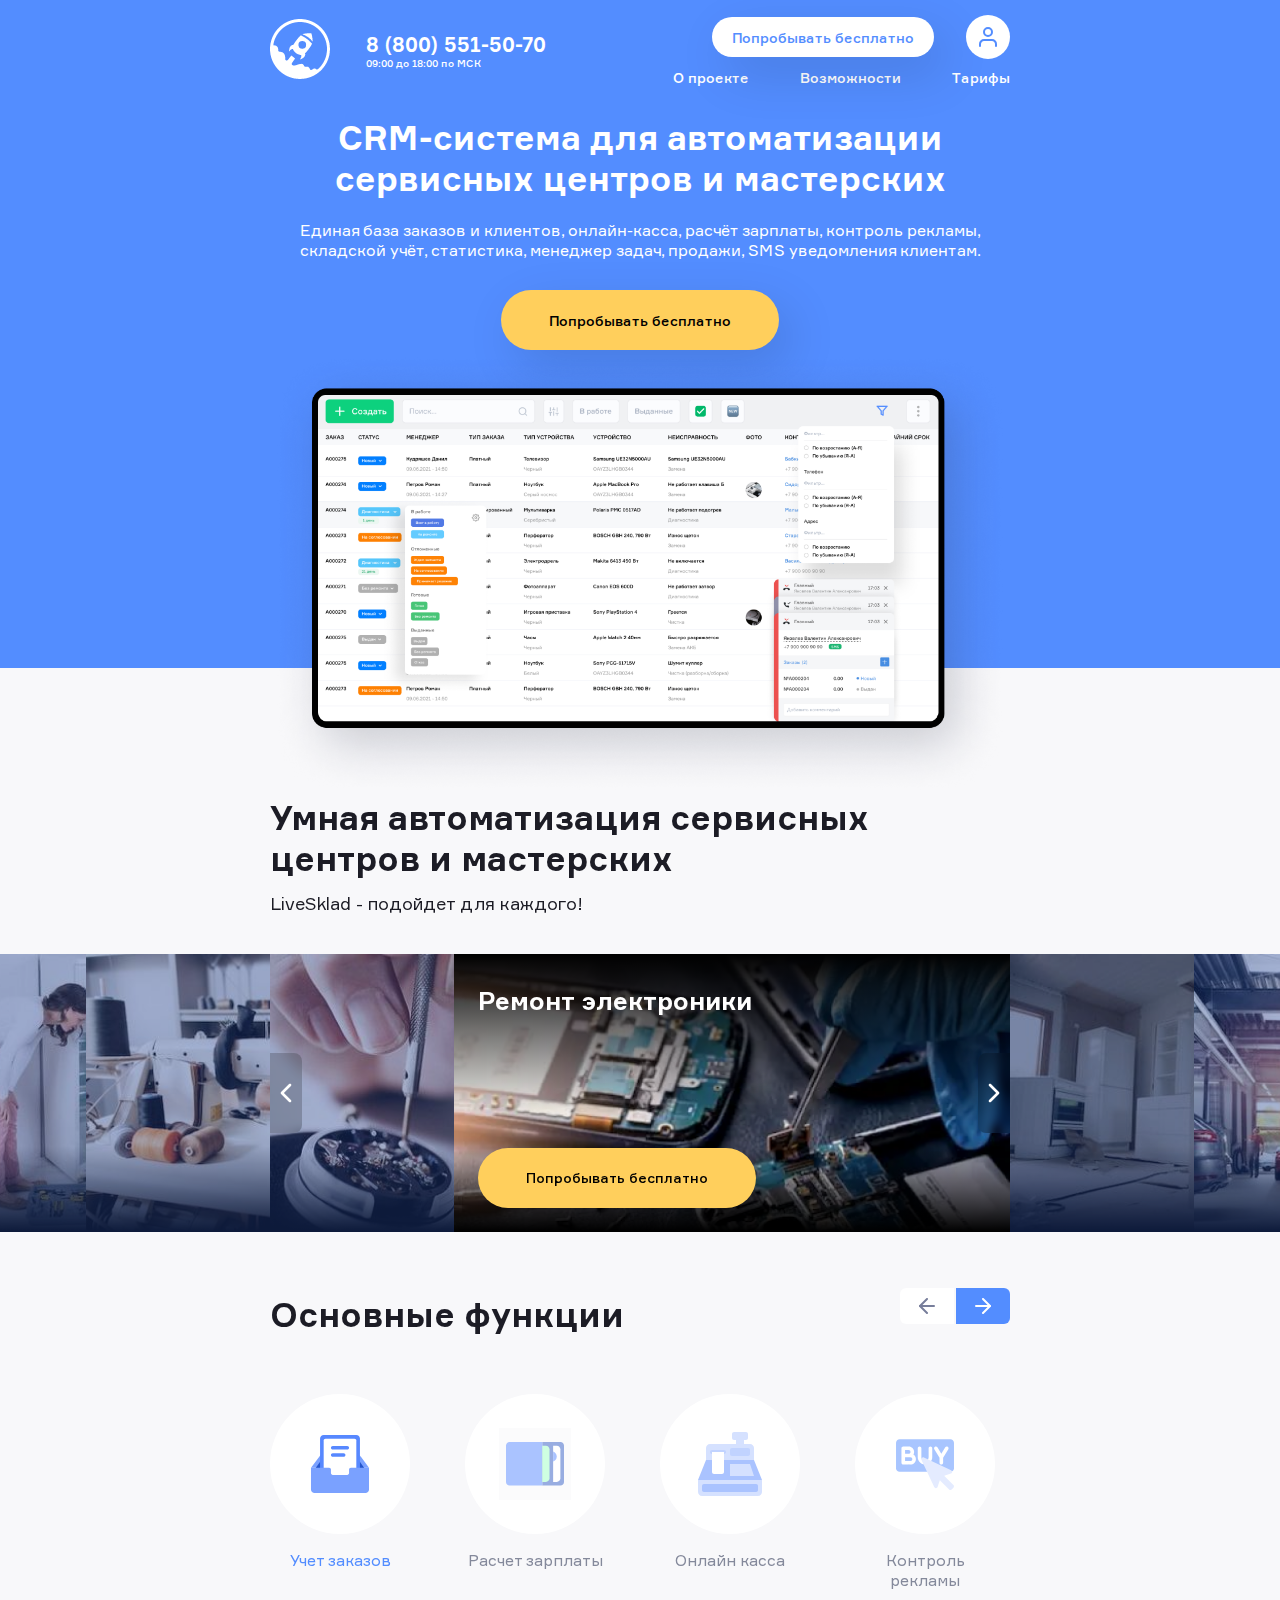
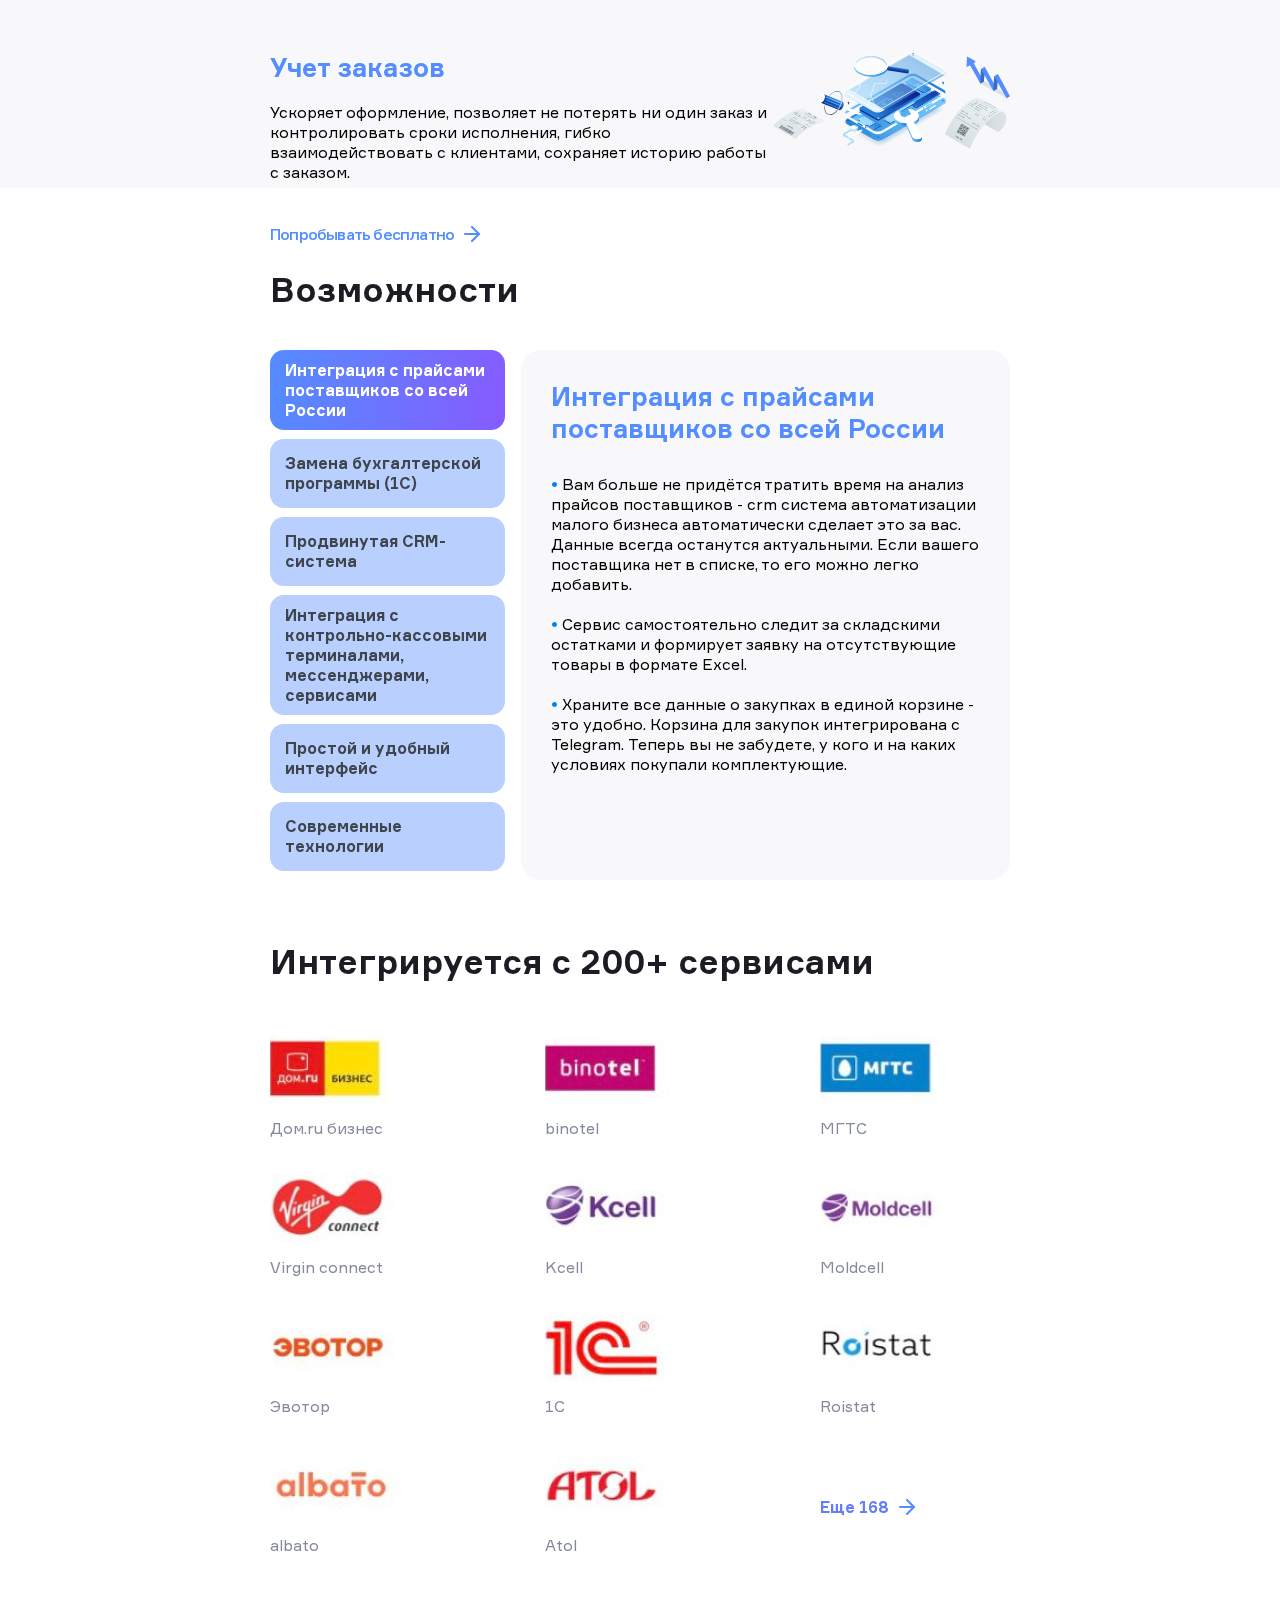
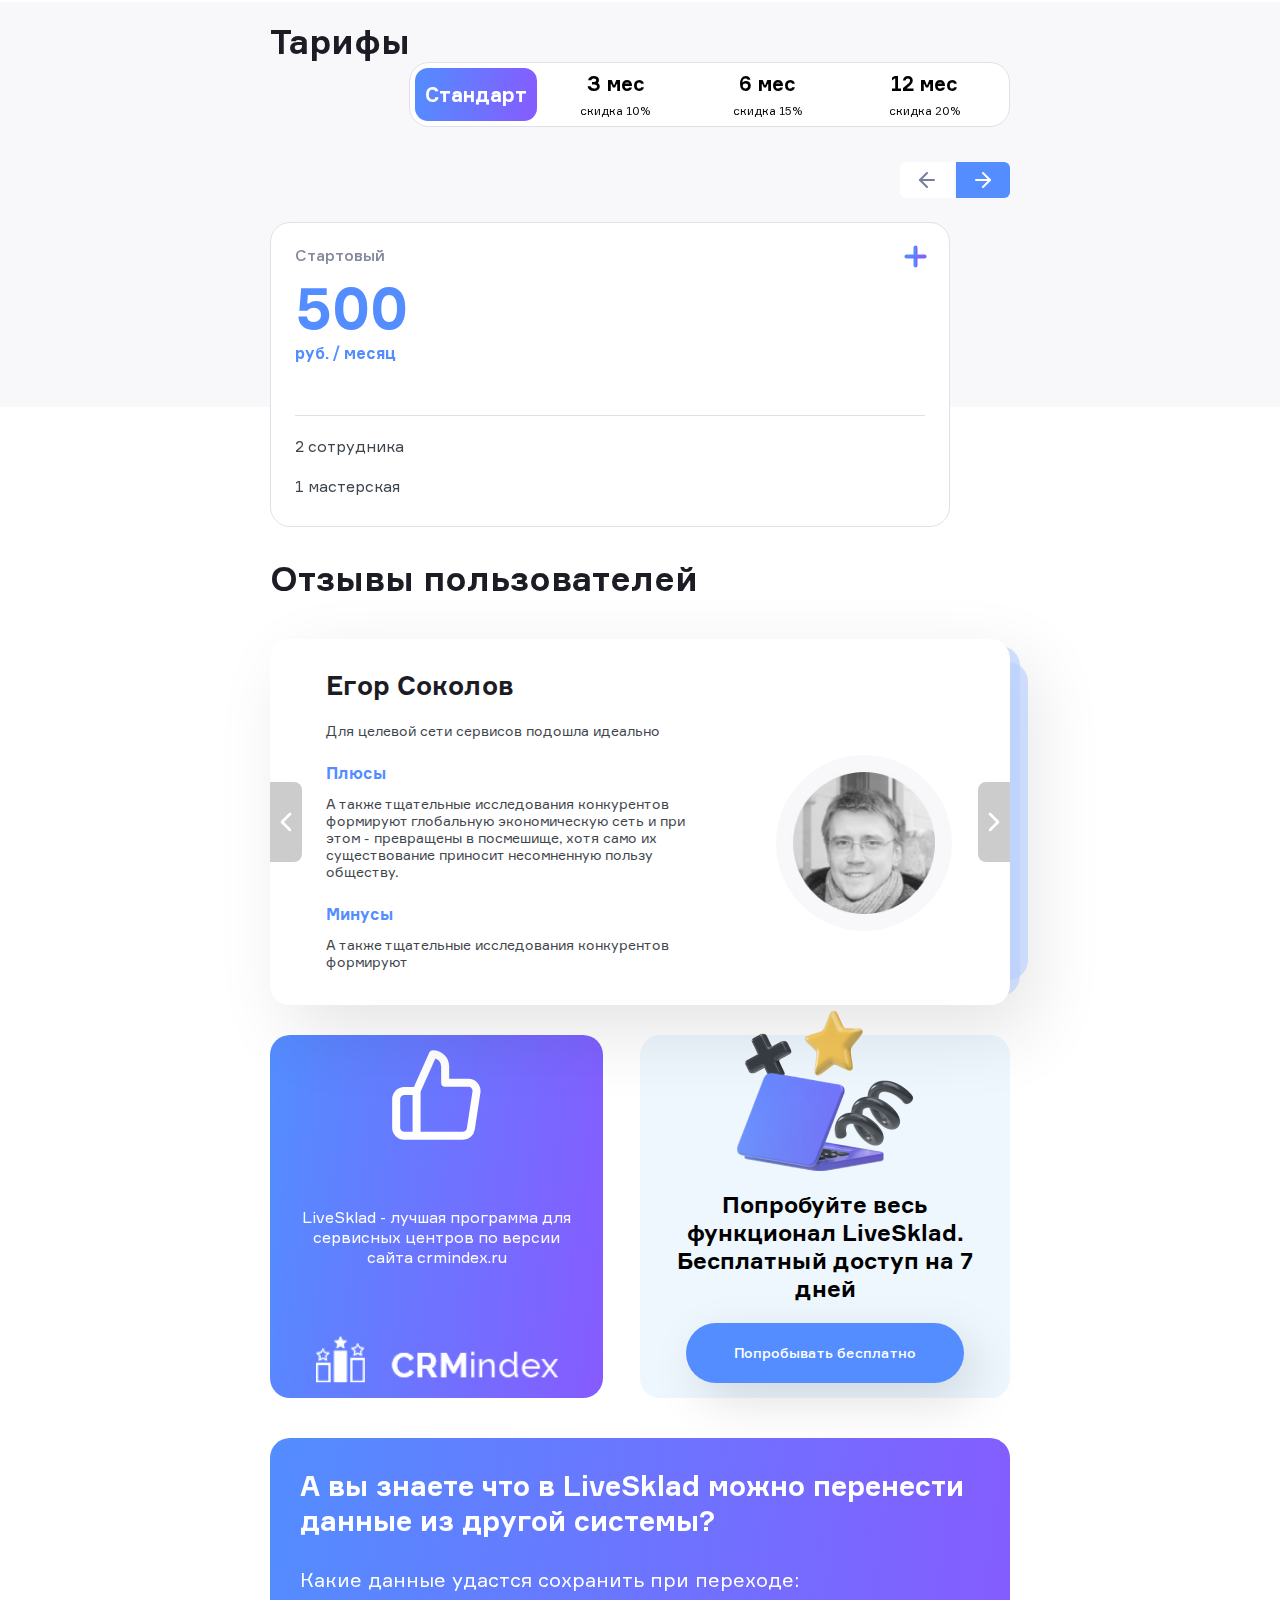
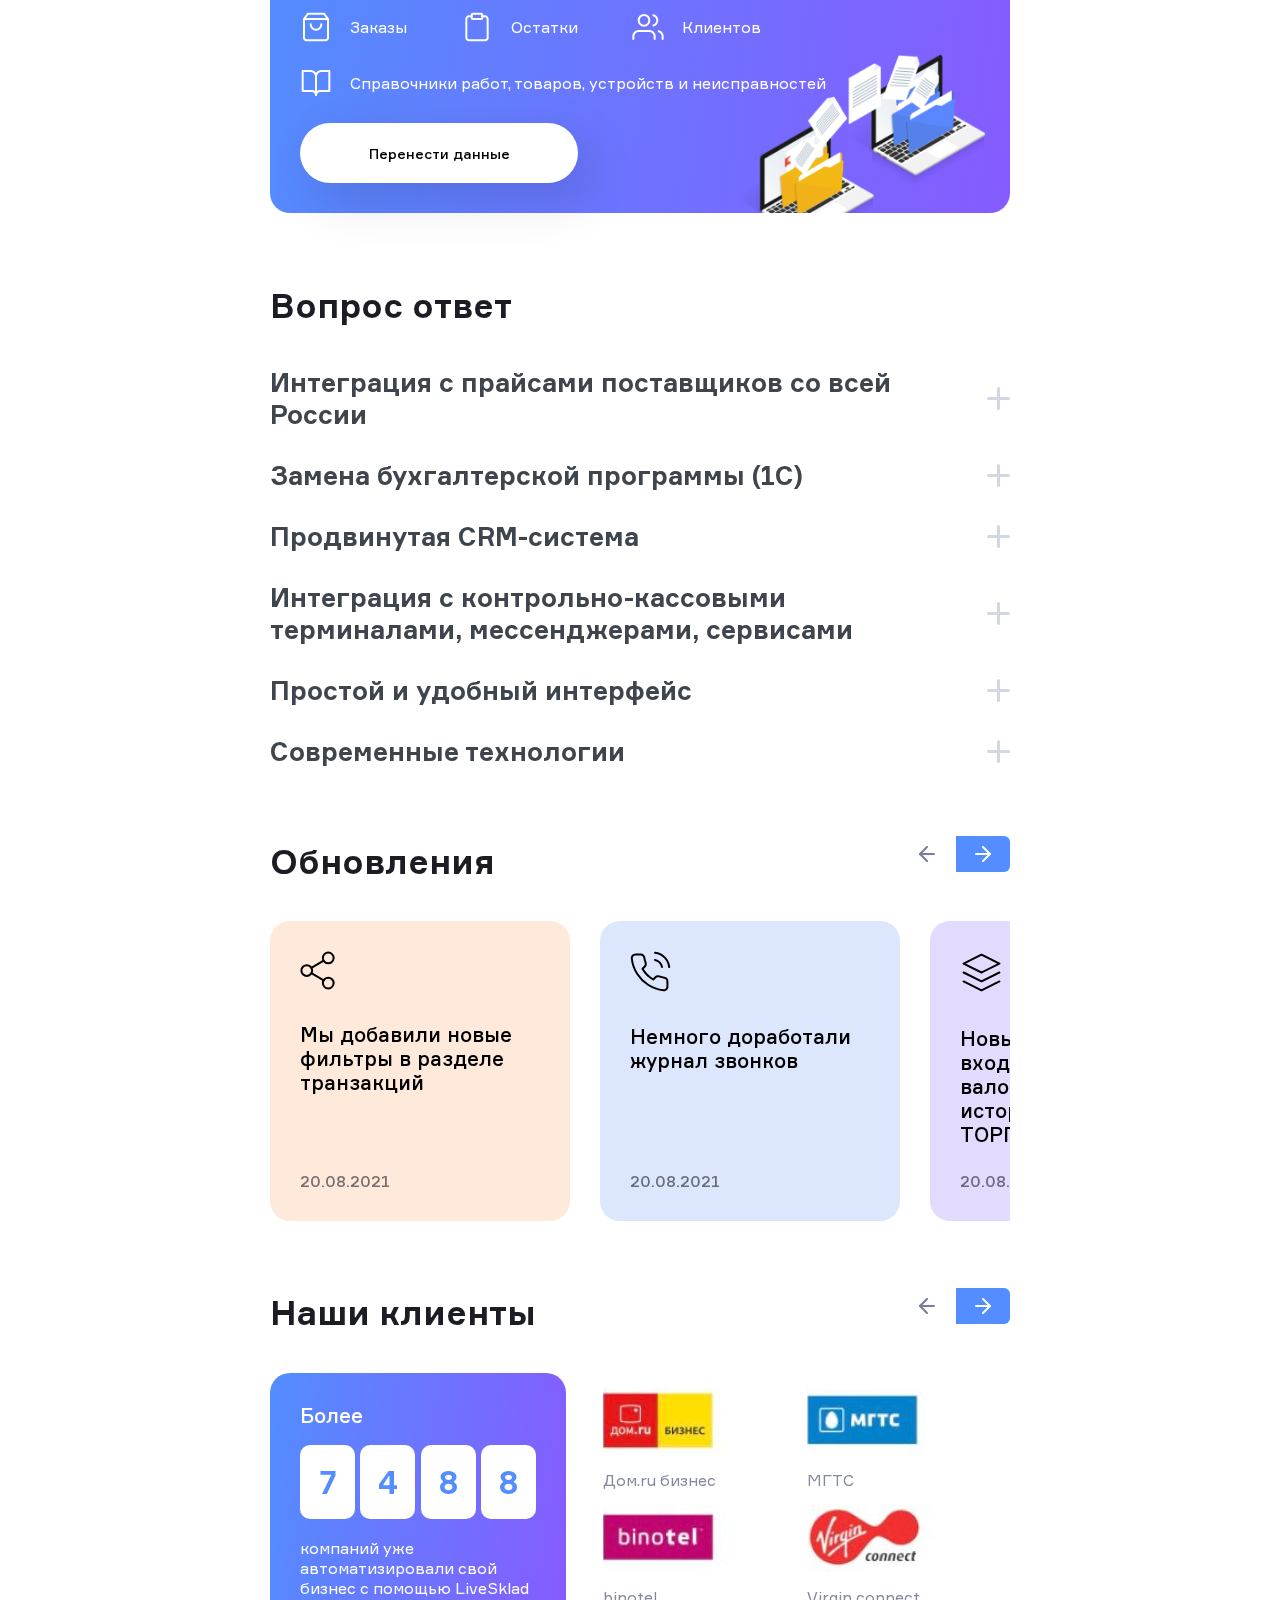
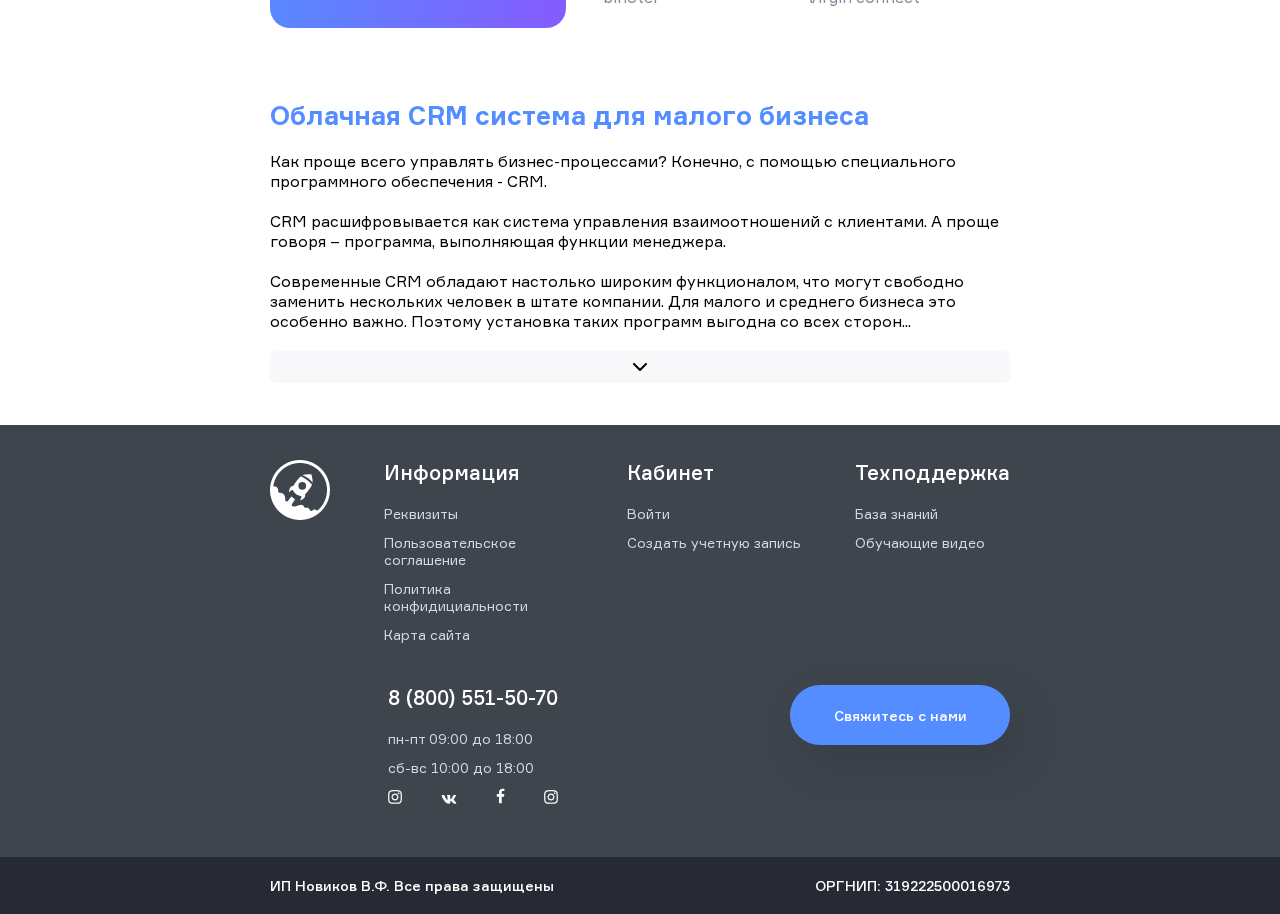
<file: CRM-система/index.html>
<!DOCTYPE html>
<html lang="ru">
<head>
    <meta charset="utf-8">        
    <meta name="author" content="CHANGE-ME">
    <meta name="description" content="CHANGE-ME">
    <!-- Mobile Stuff -->
    <meta http-equiv="X-UA-Compatible" content="IE=edge">
    <meta name="viewport" content="width=device-width, initial-scale=1">
    <meta name="msapplication-tap-highlight" content="no">
    <!-- Chrome on Android -->
    <meta name="mobile-web-app-capable" content="yes"> 
    <meta name="application-name" content="CHANGE-ME"> 
    <!-- Safari on iOS -->
    <meta name="apple-mobile-web-app-capable" content="yes">
    <meta name="apple-mobile-web-app-status-bar-style" content="black">
    <meta name="apple-mobile-web-app-title" content="CHANGE-ME"> 
    
    <link rel="shortcut icon" href="favicon.ico">
    <title>Name of project</title>
    <link href='css/style.css' rel='stylesheet' type='text/css'>    
</head>
<body>
	<div class="main-banner">
		<header class="header">
			<div class="container">
				<div class="header__left">
					<div class="logo">
						<a href="index.html">
							<img src="images/logo.svg" alt="">
						</a>
					</div>
					<div class="phone">
						<a href="tel:8(800)551-50-70">8 (800) 551-50-70</a>
						<span>09:00 до 18:00 по МСК</span>
					</div>
				</div>
				<div class="main-menu-btn toggle" data-target="dropdown-menu-mob">
					<span></span>
					<span></span>
					<span></span>
				</div>
				<div class="dropdown-menu-mob" id="dropdown-menu-mob">
					<nav class="main-menu">
						<ul>
							<li><a href="#">О проекте</a></li>
							<li><a data-scrollTo="#opportunity">Возможности</a></li>
							<li><a data-scrollTo="#tarifs">Тарифы</a></li>
						</ul>
					</nav>
					<div class="dropdown-menu-mob__contact">
						<div class="contact">
							<a href="tel:8(800)551-50-70">8 (800) 551-50-70</a>
							<span>09:00 до 18:00 по МСК</span>
						</div>
						<a class="btn blue showPopup" rel="popup1">Свяжитесь с нами</a>
					</div>
					<div class="header__right">
						<a class="btn white showPopup" rel="popup1">Попробывать бесплатно</a>
						<a href="https://my.livesklad.com/" class="user">
							<img src="images/icons/user.svg" alt="">
						</a>
					</div>
				</div>
			</div>
		</header>
		<div class="container">
			<h1 class="main-title">CRM-система для автоматизации сервисных 
	центров и мастерских</h1>
			<div class="sub-main-title">Единая база заказов и клиентов, онлайн-касса, расчёт зарплаты, контроль рекламы, складской учёт, статистика, менеджер задач, продажи, SMS уведомления клиентам.</div>
			<a class="btn main-banner__btn showPopup" rel="popup1">Попробывать бесплатно</a>
			<div class="main-banner__img">
				<img src="images/banner.png" alt="">
				<div class="main-banner__img__icon1">
					<img src="images/icons/main-banner__icon1.svg" alt="">
					Ведение <br> заказов
				</div>
				<div class="main-banner__img__icon2">
					<img src="images/icons/main-banner__icon2.svg" alt="">
					Склад
				</div>
				<div class="main-banner__img__icon3">
					<img src="images/icons/main-banner__icon3.svg" alt="">
					Магазин
				</div>
				<div class="main-banner__img__icon4">
					<img src="images/icons/main-banner__icon4.svg" alt="">
					Интеграции
				</div>
				<div class="main-banner__img__icon5">
					<img src="images/icons/main-banner__icon5.svg" alt="">
					Поставщики
				</div>
			</div>
		</div>
	</div>
	<section class="second-section">
		<div class="container">
			<h2 class="title">
				Умная автоматизация сервисных центров и мастерских
				<span>LiveSklad - подойдет для каждого!</span>
			</h2>

		<div class="services">
			<div class="service">
				<a href="#">
					<img src="images/slide2.jpg" alt="">
				</a>
				<div class="service__title">
					<a href="#">Ремонт <br> бытовой техники</a>
				</div>
				<div class="service__btn">
					<a class="btn showPopup" rel="popup1">Попробывать бесплатно</a>
				</div>
			</div>
			<div class="service">
				<a href="#">
					<img src="images/slide3.jpg" alt="">
				</a>
				<div class="service__title">
					<a href="#">Ателье <br> швейная мастерская</a>
				</div>
				<div class="service__btn">
					<a class="btn showPopup" rel="popup1">Попробывать бесплатно</a>
				</div>
			</div>
			<div class="service">
				<a href="#">
					<img src="images/slide4.jpg" alt="">
				</a>
				<div class="service__title">
					<a href="#">Часовая мастерская</a>
				</div>
				<div class="service__btn">
					<a class="btn showPopup" rel="popup1">Попробывать бесплатно</a>
				</div>
			</div>
			<div class="service">
				<a href="#">
					<img src="images/slide1.png" alt="">
				</a>
				<div class="service__title">
					<a href="#">Ремонт электроники</a>
				</div>
				<div class="service__btn">
					<a class="btn showPopup" rel="popup1">Попробывать бесплатно</a>
				</div>
			</div>
			<div class="service">
				<a href="#">
					<img src="images/slide5.jpg" alt="">
				</a>
				<div class="service__title">
					<a href="#">Сборка мебели</a>
				</div>
				<div class="service__btn">
					<a class="btn showPopup" rel="popup1">Попробывать бесплатно</a>
				</div>
			</div>
			<div class="service">
				<a href="#">
					<img src="images/slide6.jpg" alt="">
				</a>
				<div class="service__title">
					<a href="#">СТО</a>
				</div>
				<div class="service__btn">
					<a class="btn showPopup" rel="popup1">Попробывать бесплатно</a>
				</div>
			</div>
			<div class="service">
				<a href="#">
					<img src="images/slide7.jpg" alt="">
				</a>
				<div class="service__title">
					<a href="#">Салон красоты</a>
				</div>
				<div class="service__btn">
					<a class="btn showPopup" rel="popup1">Попробывать бесплатно</a>
				</div>
			</div>
			<div class="service">
				<a href="#">
					<img src="images/slide8.jpg" alt="">
				</a>
				<div class="service__title">
					<a href="#">Ремонт обуви</a>
				</div>
				<div class="service__btn">
					<a class="btn showPopup" rel="popup1">Попробывать бесплатно</a>
				</div>
			</div>
		</div>
		</div>
	</section>
	<section class="third-section">
		<div class="container">
			<h2 class="title">Основные функции</h2>
			<div class="slider-nav function-nav">
				<div class="function-nav__iteam">
					<div class="function-nav__iteam__img">
						<img src="images/icons/function1.svg" alt="">
					</div>
					<span>Учет заказов</span>
					<svg height="140" width="140">
					   <circle cx="70" cy="70" r="66" stroke="rgb(0, 132, 244)" stroke-width="4"/>
					</svg>
					<svg height="80" width="80">
					   <circle cx="40" cy="40" r="38" stroke="rgb(0, 132, 244)" stroke-width="2"/>
					</svg>
				</div>
				<div class="function-nav__iteam">
					<div class="function-nav__iteam__img">
						<img src="images/icons/function2.svg" alt="">
					</div>
					<span>Расчет зарплаты</span>
					<svg height="140" width="140">
					   <circle cx="70" cy="70" r="66" stroke="rgb(0, 132, 244)" stroke-width="4"/>
					</svg>
					<svg height="80" width="80">
					   <circle cx="40" cy="40" r="38" stroke="rgb(0, 132, 244)" stroke-width="2"/>
					</svg>
				</div>
				<div class="function-nav__iteam">
					<div class="function-nav__iteam__img">
						<img src="images/icons/function3.svg" alt="">
					</div>
					<span>Онлайн касса</span>
					<svg height="140" width="140">
					   <circle cx="70" cy="70" r="66" stroke="rgb(0, 132, 244)" stroke-width="4"/>
					</svg>
					<svg height="80" width="80">
					   <circle cx="40" cy="40" r="38" stroke="rgb(0, 132, 244)" stroke-width="2"/>
					</svg>
				</div>
				<div class="function-nav__iteam">
					<div class="function-nav__iteam__img">
						<img src="images/icons/function4.svg" alt="">
					</div>
					<span>Контроль рекламы</span>
					<svg height="140" width="140">
					   <circle cx="70" cy="70" r="66" stroke="rgb(0, 132, 244)" stroke-width="4"/>
					</svg>
					<svg height="80" width="80">
					   <circle cx="40" cy="40" r="38" stroke="rgb(0, 132, 244)" stroke-width="2"/>
					</svg>
				</div>
				<div class="function-nav__iteam">
					<div class="function-nav__iteam__img">
						<img src="images/icons/function5.svg" alt="">
					</div>
					<span>Работа с поставщиками</span>
					<svg height="140" width="140">
					   <circle cx="70" cy="70" r="66" stroke="rgb(0, 132, 244)" stroke-width="4"/>
					</svg>
					<svg height="80" width="80">
					   <circle cx="40" cy="40" r="38" stroke="rgb(0, 132, 244)" stroke-width="2"/>
					</svg>
				</div>
				<div class="function-nav__iteam">
					<div class="function-nav__iteam__img">
						<img src="images/icons/function6.svg" alt="">
					</div>
					<span>Ведение продаж</span>
					<svg height="140" width="140">
					   <circle cx="70" cy="70" r="66" stroke="rgb(0, 132, 244)" stroke-width="4"/>
					</svg>
					<svg height="80" width="80">
					   <circle cx="40" cy="40" r="38" stroke="rgb(0, 132, 244)" stroke-width="2"/>
					</svg>
				</div>
				<div class="function-nav__iteam">
					<div class="function-nav__iteam__img">
						<img src="images/icons/function7.svg" alt="">
					</div>
					<span>Бухгалтерия и финансы</span>
					<svg height="140" width="140">
					   <circle cx="70" cy="70" r="66" stroke="rgb(0, 132, 244)" stroke-width="4"/>
					</svg>
					<svg height="80" width="80">
					   <circle cx="40" cy="40" r="38" stroke="rgb(0, 132, 244)" stroke-width="2"/>
					</svg>
				</div>
				<div class="function-nav__iteam">
					<div class="function-nav__iteam__img">
						<img src="images/icons/function8.svg" alt="">
					</div>
					<span>Статистика</span>
					<svg height="140" width="140">
					   <circle cx="70" cy="70" r="66" stroke="rgb(0, 132, 244)" stroke-width="4"/>
					</svg>
					<svg height="80" width="80">
					   <circle cx="40" cy="40" r="38" stroke="rgb(0, 132, 244)" stroke-width="2"/>
					</svg>
				</div>
				<div class="function-nav__iteam">
					<div class="function-nav__iteam__img">
						<img src="images/icons/function9.svg" alt="">
					</div>
					<span>Складской учет</span>
					<svg height="140" width="140">
					   <circle cx="70" cy="70" r="66" stroke="rgb(0, 132, 244)" stroke-width="4"/>
					</svg>
					<svg height="80" width="80">
					   <circle cx="40" cy="40" r="38" stroke="rgb(0, 132, 244)" stroke-width="2"/>
					</svg>
				</div>
				<div class="function-nav__iteam">
					<div class="function-nav__iteam__img">
						<img src="images/icons/function10.svg" alt="">
					</div>
					<span>Рассылка уведомлений</span>
					<svg height="140" width="140">
					   <circle cx="70" cy="70" r="66" stroke="rgb(0, 132, 244)" stroke-width="4"/>
					</svg>
					<svg height="80" width="80">
					   <circle cx="40" cy="40" r="38" stroke="rgb(0, 132, 244)" stroke-width="2"/>
					</svg>
				</div>
				<div class="function-nav__iteam">
					<div class="function-nav__iteam__img">
						<img src="images/icons/function11.svg" alt="">
					</div>
					<span>Печать документов</span>
					<svg height="140" width="140">
					   <circle cx="70" cy="70" r="66" stroke="rgb(0, 132, 244)" stroke-width="4"/>
					</svg>
					<svg height="80" width="80">
					   <circle cx="40" cy="40" r="38" stroke="rgb(0, 132, 244)" stroke-width="2"/>
					</svg>
				</div>
				<div class="function-nav__iteam">
					<div class="function-nav__iteam__img">
						<img src="images/icons/function12.svg" alt="">
					</div>
					<span>Менеджер задач</span>
					<svg height="140" width="140">
					   <circle cx="70" cy="70" r="66" stroke="rgb(0, 132, 244)" stroke-width="4"/>
					</svg>
					<svg height="80" width="80">
					   <circle cx="40" cy="40" r="38" stroke="rgb(0, 132, 244)" stroke-width="2"/>
					</svg>
				</div>
			</div>
			<div class="slider-for function-content">
				<div class="function-content__iteam">
					<div class="function-content__iteam__left">
						<div class="function-content__iteam__title">
							Учет заказов
						</div>
						<div class="function-content__iteam__text">Ускоряет оформление, позволяет не потерять ни один заказ и контролировать сроки исполнения, гибко взаимодействовать с клиентами, сохраняет историю работы с заказом.</div>
						<div class="function-content__iteam__btn">
							<a class="showPopup" rel="popup1">Попробывать бесплатно</a>
						</div>
					</div>
					<div class="function-content__iteam__right">
						<img src="images/icons/function1-big.svg" alt="">
					</div>
				</div>
				<div class="function-content__iteam">
					<div class="function-content__iteam__left">
						<div class="function-content__iteam__title">Расчет зарплаты</div>
						<div class="function-content__iteam__text">Cчитает зарплату для каждого сотрудника по индивидуальным правилам. Фиксирует все выплаты и отражает начисления в зарплатной ведомости.</div>
						<div class="function-content__iteam__btn">
							<a class="showPopup" rel="popup1">Попробывать бесплатно</a>
						</div>
					</div>
					<div class="function-content__iteam__right">
						<img src="images/icons/function2-big.svg" alt="">
					</div>
				</div>
				<div class="function-content__iteam">
					<div class="function-content__iteam__left">
						<div class="function-content__iteam__title">Онлайн касса</div>
						<div class="function-content__iteam__text">Соответствует требованиям ФЗ № 54-ФЗ «О применении контрольно-кассовой техники». Поддерживает большинство моделей онлайн-касс на рынке.</div>
						<div class="function-content__iteam__btn">
							<a class="showPopup" rel="popup1">Попробывать бесплатно</a>
						</div>
					</div>
					<div class="function-content__iteam__right">
						<img src="images/icons/function3-big.svg" alt="">
					</div>
				</div>
				<div class="function-content__iteam">
					<div class="function-content__iteam__left">
						<div class="function-content__iteam__title">Контроль рекламы</div>
						<div class="function-content__iteam__text">Предоставляет данные о расходах на рекламу, позволяет оценить её эффективность и принимать правильные решения.</div>
						<div class="function-content__iteam__btn">
							<a class="showPopup" rel="popup1">Попробывать бесплатно</a>
						</div>
					</div>
					<div class="function-content__iteam__right">
						<img src="images/icons/function4-big.svg" alt="">
					</div>
				</div>
				<div class="function-content__iteam">
					<div class="function-content__iteam__left">
						<div class="function-content__iteam__title">Работа с поставщиками</div>
						<div class="function-content__iteam__text">Предоставляет актуальные данные о наличии, ценах, сроках отгрузки товара более чем у 200 крупных поставщиков со всей России и стран СНГ в режиме online.</div>
						<div class="function-content__iteam__btn">
							<a class="showPopup" rel="popup1">Попробывать бесплатно</a>
						</div>
					</div>
					<div class="function-content__iteam__right">
						<img src="images/icons/function5-big.svg" alt="">
					</div>
				</div>
				<div class="function-content__iteam">
					<div class="function-content__iteam__left">
						<div class="function-content__iteam__title">Ведение продаж</div>
						<div class="function-content__iteam__text">Делает продажи прозрачными, исключает человеческий фактор при получении прибыли, позволяет быстро обрабатывать заказы  с помощью сканера штрих-кодов.</div>
						<div class="function-content__iteam__btn">
							<a class="showPopup" rel="popup1">Попробывать бесплатно</a>
						</div>
					</div>
					<div class="function-content__iteam__right">
						<img src="images/icons/function6-big.svg" alt="">
					</div>
				</div>
				<div class="function-content__iteam">
					<div class="function-content__iteam__left">
						<div class="function-content__iteam__title">Бухгалтерия и финансы</div>
						<div class="function-content__iteam__text">Заменяет собой 1С: систематизирует расчеты с поставщиками, ведет учёт товарно-материальных ценностей, осуществляет кассовые операции, контролирует задолженность и денежный поток  в разрезе доходов и расходов.</div>
						<div class="function-content__iteam__btn">
							<a class="showPopup" rel="popup1">Попробывать бесплатно</a>
						</div>
					</div>
					<div class="function-content__iteam__right">
						<img src="images/icons/function7-big.svg" alt="">
					</div>
				</div>
				<div class="function-content__iteam">
					<div class="function-content__iteam__left">
						<div class="function-content__iteam__title">Статистика</div>
						<div class="function-content__iteam__text">Позволяет руководителю отслеживать статистику по всем бизнес-процессам сервисного центра и контролировать финансовый результат.</div>
						<div class="function-content__iteam__btn">
							<a class="showPopup" rel="popup1">Попробывать бесплатно</a>
						</div>
					</div>
					<div class="function-content__iteam__right">
						<img src="images/icons/function8-big.svg" alt="">
					</div>
				</div>
				<div class="function-content__iteam">
					<div class="function-content__iteam__left">
						<div class="function-content__iteam__title">Складской учет</div>
						<div class="function-content__iteam__text">Позволяет руководителю отслеживать статистику по всем бизнес-процессам сервисного центра и контролировать финансовый результат.</div>
						<div class="function-content__iteam__btn">
							<a class="showPopup" rel="popup1">Попробывать бесплатно</a>
						</div>
					</div>
					<div class="function-content__iteam__right">
						<img src="images/icons/function9-big.svg" alt="">
					</div>
				</div>
				<div class="function-content__iteam">
					<div class="function-content__iteam__left">
						<div class="function-content__iteam__title">Рассылка уведомлений</div>
						<div class="function-content__iteam__text">SMS-уведомления для клиентов, Telegram-уведомления  для сотрудников.</div>
						<div class="function-content__iteam__btn">
							<a class="showPopup" rel="popup1">Попробывать бесплатно</a>
						</div>
					</div>
					<div class="function-content__iteam__right">
						<img src="images/icons/function10-big.svg" alt="">
					</div>
				</div>
				<div class="function-content__iteam">
					<div class="function-content__iteam__left">
						<div class="function-content__iteam__title">Печать документов</div>
						<div class="function-content__iteam__text">Предоставляет возможность распечатать все необходимые документы, в т.ч. квитанцию о приёме, товарные чеки, ценники и др. Содержит удобные шаблоны документов.</div>
						<div class="function-content__iteam__btn">
							<a class="showPopup" rel="popup1">Попробывать бесплатно</a>
						</div>
					</div>
					<div class="function-content__iteam__right">
						<img src="images/icons/function11-big.svg" alt="">
					</div>
				</div>
				<div class="function-content__iteam">
					<div class="function-content__iteam__left">
						<div class="function-content__iteam__title">Менеджер задач</div>
						<div class="function-content__iteam__text">Организует работу персонала по задачам, контролирует соблюдение сроков исполнения.</div>
						<div class="function-content__iteam__btn">
							<a class="showPopup" rel="popup1">Попробывать бесплатно</a>
						</div>
					</div>
					<div class="function-content__iteam__right">
						<img src="images/icons/function12-big.svg" alt="">
					</div>
				</div>
			</div>
		</div>
	</section>
	<section class="fourth-section" id="opportunity">
		<div class="container">
			<h3 class="title">Возможности</h3>
			<div class="opportunity tabs">
				<div class="tabs-navigation">
					<ul>
						<li class="active"><a data-target="tab1">Интеграция с прайсами поставщиков со всей России</a></li>
						<li><a data-target="tab2">Замена бухгалтерской программы (1С)</a></li>
						<li><a data-target="tab3">Продвинутая CRM-система</a></li>
						<li><a data-target="tab4">Интеграция с контрольно-кассовыми терминалами, мессенджерами, сервисами</a></li>
						<li><a data-target="tab5">Простой и удобный интерфейс</a></li>
						<li><a data-target="tab6">Современные технологии</a></li>
					</ul>
				</div>
				<div class="tab-nav-mob toggle active">Интеграция с прайсами поставщиков со всей России</div>
				<div class="tabs-con active" id="tab1">
					<div class="opportunity__title">Интеграция с прайсами поставщиков со всей России</div>
					<div class="opportunity__text">
						<ul>
							<li>Вам больше не придётся тратить время на анализ прайсов поставщиков - crm система автоматизации малого бизнеса автоматически сделает это за вас. Данные всегда останутся актуальными. Если вашего поставщика нет в списке, то его можно легко добавить.</li>
							<li>Сервис самостоятельно следит за складскими остатками и формирует заявку на отсутствующие товары в формате Ехсеl.</li>
							<li>Храните все данные о закупках в единой корзине - это удобно. Корзина для закупок интегрирована с Telegram. Теперь вы не забудете, у кого и на каких условиях покупали комплектующие.</li>
						</ul>
					</div>
				</div>
				<div class="tab-nav-mob toggle">Замена бухгалтерской программы (1С)</div>
				<div class="tabs-con" id="tab2">
					<div class="opportunity__title">Замена бухгалтерской программы (1С)</div>
					<div class="opportunity__text">
						<ul>
							<li>LiveSklad может полноценно заменить бухгалтерскую программу (1С)</li>
							<li>Сервис позволяет упорядочить все расчёты с контрагентами, контролировать задолженность, вести учёт товарно-материальных ценностей от прихода до списания, учитывать возвраты покупателям и поставщикам, вовремя формировать заявки по закупкам и следить за остатками на складе.</li>
							<li>Проводите кассовые операции с оформлением первичных документов и организовывайте рабочие места кассиров во всех мастерских. Теперь вы сможете автоматически учитывать рабочее время сотрудников и начислять заработную плату с учётом KPI.</li>
							<li>В программе удобно вести весь финансовый учёт, формировать любую отчетность, контролировать денежный поток в разрезе доходов и расходов, а также определять общий финансовый результат.</li>
						</ul>
					</div>
				</div>
				<div class="tab-nav-mob toggle">Продвинутая CRM-система</div>
				<div class="tabs-con" id="tab3">
					<div class="opportunity__title">Продвинутая CRM-система</div>
					<div class="opportunity__text">
						<ul>
							<li>LiveSklad имеет возможности продвинутой СРМ-системы</li>
							<li>Для тех, кто хочет работать с клиентами эффективно, программа предоставляет множество инструментов учёта заказов, выбора по параметрам, аналитики продаж.</li>
							<li>Вы сможете настроить и сделать отправку смс-сообщений вашим клиентам.</li>
							<li>Автоматизация управления клиентской базой позволит улучшить качество обслуживания Ваших клиентов, увеличит рост повторных продаж и прибыльности бизнеса в целом.</li>
						</ul>
					</div>
				</div>
				<div class="tab-nav-mob toggle">Интеграция с контрольно-кассовыми терминалами, мессенджерами, сервисами</div>
				<div class="tabs-con" id="tab4">
					<div class="opportunity__title">Интеграция с контрольно-кассовыми терминалами, мессенджерами, сервисами</div>
					<div class="opportunity__text">
						<ul>
							<li>LiveSklad интегрирован со смежными программами:</li>
							<li>конрольно-кассовые терминалы: АТОЛ; ШТРИХ-М; СтарРус; PR-Electro; Paykiosk.ru; Dreamkas; Crystals (Print)</li>
							<li>принтеры чеков: принтеры этикеток, принтеры чеков (без фискального регистратора) эквайринговые терминалы: все эквайринговые терминалы которые поддерживает Сбербанк- РФ</li>
							<li>Месенджеры:Telegram</li>
							<li>Сервисы: DaData</li>
						</ul>
					</div>
				</div>
				<div class="tab-nav-mob toggle">Простой и удобный интерфейс</div>
				<div class="tabs-con" id="tab5">
					<div class="opportunity__title">Простой и удобный интерфейс</div>
					<div class="opportunity__text">
						<ul>
							<li>Интерфейс LiveSklad прост и интуитивно понятен. Его освоение не займет много времени и не требует высокой квалификации пользователя.</li>
							<li>Техническая поддержка доступна по почте, в чате, по телефону</li>
							<li>Программа имеет подробное руководства и видеоуроки</li>
						</ul>
					</div>
				</div>
				<div class="tab-nav-mob toggle">Современные технологии</div>
				<div class="tabs-con" id="tab6">
					<div class="opportunity__title">Современные технологии</div>
					<div class="opportunity__text">
						<ul>
							<li>Позволяет работать удалённо</li>
							<li>не требует инсталляции на компьютер, данные хранятся в облачном сервисе и поэтому защищены от потерь, краж и форс-мажорных ситуаций.</li>
							<li>подходит как для сети, так и для единичного сервиса</li>
							<li>многопользовательский доступ с тонкой настройкой прав</li>
							<li>быстрый ввод данных, конструктор шаблонов документов</li>
						</ul>
					</div>
				</div>
			</div>
		</div>
	</section>
	<section class="fiveth-section">
		<div class="container">
			<h3 class="title">Интегрируется с 200+ сервисами</h3>
			<div class="partners">
				<div class="partners__iteam">
					<a href="#">
						<img src="images/p1.png" alt="">
						<span>Дом.ru бизнес</span>
					</a>
				</div>
				<div class="partners__iteam">
					<a href="#">
						<img src="images/p2.png" alt="">
						<span>binotel</span>
					</a>
				</div>
				<div class="partners__iteam">
					<a href="#">
						<img src="images/p3.png" alt="">
						<span>МГТС</span>
					</a>
				</div>
				<div class="partners__iteam">
					<a href="#">
						<img src="images/p4.png" alt="">
						<span>Virgin connect</span>
					</a>
				</div>
				<div class="partners__iteam">
					<a href="#">
						<img src="images/p5.png" alt="">
						<span>Kcell</span>
					</a>
				</div>
				<div class="partners__iteam">
					<a href="#">
						<img src="images/p6.png" alt="">
						<span>Moldcell</span>
					</a>
				</div>
				<div class="partners__iteam">
					<a href="#">
						<img src="images/p7.png" alt="">
						<span>Эвотор</span>
					</a>
				</div>
				<div class="partners__iteam">
					<a href="#">
						<img src="images/p8.png" alt="">
						<span>1C</span>
					</a>
				</div>
				<div class="partners__iteam">
					<a href="#">
						<img src="images/p9.png" alt="">
						<span>Roistat</span>
					</a>
				</div>
				<div class="partners__iteam">
					<a href="#">
						<img src="images/p10.png" alt="">
						<span>albato</span>
					</a>
				</div>
				<div class="partners__iteam">
					<a href="#">
						<img src="images/p11.png" alt="">
						<span>Atol</span>
					</a>
				</div>
				<div class="more toggle">
					<a>Еще 168</a>
				</div>
				<div class="partners__iteam">
					<a href="#">
						<img src="images/p4.png" alt="">
						<span>Virgin connect</span>
					</a>
				</div>
				<div class="partners__iteam">
					<a href="#">
						<img src="images/p5.png" alt="">
						<span>Kcell</span>
					</a>
				</div>
				<div class="partners__iteam">
					<a href="#">
						<img src="images/p6.png" alt="">
						<span>Moldcell</span>
					</a>
				</div>
				<div class="partners__iteam">
					<a href="#">
						<img src="images/p7.png" alt="">
						<span>Эвотор</span>
					</a>
				</div>
				<div class="partners__iteam">
					<a href="#">
						<img src="images/p8.png" alt="">
						<span>1C</span>
					</a>
				</div>
				<div class="partners__iteam">
					<a href="#">
						<img src="images/p9.png" alt="">
						<span>Roistat</span>
					</a>
				</div>
				<div class="partners__iteam">
					<a href="#">
						<img src="images/p10.png" alt="">
						<span>albato</span>
					</a>
				</div>
				<div class="partners__iteam">
					<a href="#">
						<img src="images/p11.png" alt="">
						<span>Atol</span>
					</a>
				</div>
			</div>
		</div>
	</section>
	<section class="sixth-section" id="tarifs">
		<div class="container">
			<div class="tabs">
				<div class="sixth-section__top">
					<h3 class="title">Тарифы</h3>
					<div class="tabs-navigation">
						<ul>
							<li class="active"><a data-target="tarifs1">Стандарт</a></li>
							<li>
								<a data-target="tarifs2">
									З мес
									<span>скидка 10%</span>
								</a>
							</li>
							<li>
								<a data-target="tarifs3">
									6 мес
									<span>скидка 15%</span>
								</a>
							</li>
							<li>
								<a data-target="tarifs4">
									12 мес
									<span>скидка 20%</span>
								</a>
							</li>
						</ul>
					</div>
				</div>
				<div class="tabs-con active" id="tarifs1">
					<div class="tarifs spec-arrows">
						<div class="tarifs__iteam showPopup" rel="popup1">
							<div class="tarifs__iteam--title">Стартовый</div>
							<a class="tarifs__iteam--btn"></a>
							<div class="tarifs__iteam--price">
								<span>500</span>
								руб. / месяц
							</div>
							<div class="tarifs__iteam--description">
								<p>2 сотрудника</p>
								<p>1 мастерская</p>
							</div>
						</div>
						<div class="tarifs__iteam showPopup" rel="popup1">
							<div class="tarifs__iteam--title">Базовый</div>
							<a class="tarifs__iteam--btn"></a>
							<div class="tarifs__iteam--price">
								<span>1000</span>
								руб. / месяц
							</div>
							<div class="tarifs__iteam--description">
								<p>5 сотрудника</p>
								<p>1 мастерская</p>
							</div>
						</div>
						<div class="tarifs__iteam showPopup" rel="popup1">
							<div class="tarifs__iteam--title">Профи</div>
							<a class="tarifs__iteam--btn"></a>
							<div class="tarifs__iteam--price">
								<span>1900</span>
								руб. / месяц
							</div>
							<div class="tarifs__iteam--description">
								<p>8 сотрудника</p>
								<p>2 мастерская</p>
							</div>
						</div>
						<div class="tarifs__iteam showPopup" rel="popup1">
							<div class="tarifs__iteam--title">Малый бизнес</div>
							<a class="tarifs__iteam--btn"></a>
							<div class="tarifs__iteam--price">
								<span>2900</span>
								руб. / месяц
							</div>
							<div class="tarifs__iteam--description">
								<p>12 сотрудника</p>
								<p>3 мастерская</p>
							</div>
						</div>
						<div class="tarifs__iteam showPopup" rel="popup1">
							<div class="tarifs__iteam--title">Бизнес</div>
							<a class="tarifs__iteam--btn"></a>
							<div class="tarifs__iteam--price">
								<span>3900</span>
								руб. / месяц
							</div>
							<div class="tarifs__iteam--description">
								<p>20 сотрудника</p>
								<p>5 мастерская</p>
							</div>
						</div>
						<div class="tarifs__iteam showPopup" rel="popup1">
							<div class="tarifs__iteam--title">Сеть</div>
							<a class="tarifs__iteam--btn"></a>
							<div class="tarifs__iteam--price">
								<span>6500</span>
								руб. / месяц
							</div>
							<div class="tarifs__iteam--description">
								<p>40 сотрудника</p>
								<p>10 мастерская</p>
							</div>
						</div>
						<div class="tarifs__iteam showPopup" rel="popup1">
							<div class="tarifs__iteam--title">Ультра</div>
							<a class="tarifs__iteam--btn"></a>
							<div class="tarifs__iteam--price">
								<span>7800</span>
								руб. / месяц
							</div>
							<div class="tarifs__iteam--description">
								<p>80 сотрудника</p>
								<p>20 мастерская</p>
							</div>
						</div>
						<div class="tarifs__iteam showPopup" rel="popup1">
							<div class="tarifs__iteam--title">Ультра</div>
							<a class="tarifs__iteam--btn"></a>
							<div class="tarifs__iteam--price">
								<span>Свой</span>
							</div>
							<div class="tarifs__iteam--description">
								<p>∞ сотрудника</p>
								<p>∞ мастерская</p>
							</div>
						</div>
					</div>
				</div>
				<div class="tabs-con" id="tarifs2">З мес</div>
				<div class="tabs-con" id="tarifs3">
					<div class="tarifs spec-arrows">
						<div class="tarifs__iteam showPopup" rel="popup1">
							<div class="tarifs__iteam--title">Стартовый</div>
							<a class="tarifs__iteam--btn"></a>
							<div class="tarifs__iteam--price">
								<span class="discount">500</span>
								<span>500</span>
								руб. / месяц
							</div>
							<div class="tarifs__iteam--description">
								<p>2 сотрудника</p>
								<p>1 мастерская</p>
							</div>
						</div>
						<div class="tarifs__iteam showPopup" rel="popup1">
							<div class="tarifs__iteam--title">Базовый</div>
							<a class="tarifs__iteam--btn"></a>
							<div class="tarifs__iteam--price">
								<span class="discount">1000</span>
								<span>1000</span>
								руб. / месяц
							</div>
							<div class="tarifs__iteam--description">
								<p>5 сотрудника</p>
								<p>1 мастерская</p>
							</div>
						</div>
						<div class="tarifs__iteam showPopup" rel="popup1">
							<div class="tarifs__iteam--title">Профи</div>
							<a class="tarifs__iteam--btn"></a>
							<div class="tarifs__iteam--price">
								<span class="discount">1900</span>
								<span>1900</span>
								руб. / месяц
							</div>
							<div class="tarifs__iteam--description">
								<p>8 сотрудника</p>
								<p>2 мастерская</p>
							</div>
						</div>
						<div class="tarifs__iteam showPopup" rel="popup1">
							<div class="tarifs__iteam--title">Малый бизнес</div>
							<a class="tarifs__iteam--btn"></a>
							<div class="tarifs__iteam--price">
								<span class="discount">2900</span>
								<span>2900</span>
								руб. / месяц
							</div>
							<div class="tarifs__iteam--description">
								<p>12 сотрудника</p>
								<p>3 мастерская</p>
							</div>
						</div>
						<div class="tarifs__iteam showPopup" rel="popup1">
							<div class="tarifs__iteam--title">Бизнес</div>
							<a class="tarifs__iteam--btn"></a>
							<div class="tarifs__iteam--price">
								<span class="discount">3900</span>
								<span>3900</span>
								руб. / месяц
							</div>
							<div class="tarifs__iteam--description">
								<p>20 сотрудника</p>
								<p>5 мастерская</p>
							</div>
						</div>
						<div class="tarifs__iteam showPopup" rel="popup1">
							<div class="tarifs__iteam--title">Сеть</div>
							<a class="tarifs__iteam--btn"></a>
							<div class="tarifs__iteam--price">
								<span class="discount">6500</span>
								<span>6500</span>
								руб. / месяц
							</div>
							<div class="tarifs__iteam--description">
								<p>40 сотрудника</p>
								<p>10 мастерская</p>
							</div>
						</div>
						<div class="tarifs__iteam showPopup" rel="popup1">
							<div class="tarifs__iteam--title">Ультра</div>
							<a class="tarifs__iteam--btn"></a>
							<div class="tarifs__iteam--price">
								<span class="discount">7800</span>
								<span>7800</span>
								руб. / месяц
							</div>
							<div class="tarifs__iteam--description">
								<p>80 сотрудника</p>
								<p>20 мастерская</p>
							</div>
						</div>
						<div class="tarifs__iteam showPopup" rel="popup1">
							<div class="tarifs__iteam--title">Ультра</div>
							<a class="tarifs__iteam--btn"></a>
							<div class="tarifs__iteam--price">
								<span>Свой</span>
							</div>
							<div class="tarifs__iteam--description">
								<p>∞ сотрудника</p>
								<p>∞ мастерская</p>
							</div>
						</div>
					</div>
				</div>
				<div class="tabs-con" id="tarifs4">12 мес</div>
			</div>
		</div>
	</section>
	<section class="seventh-section">
		<div class="container">
			<h4 class="title">Отзывы пользователей</h4>
			<div class="feedbacks-block">
				<div class="feedbacks">
					<div class="feedback">
						<div class="feedback__left">
							<div class="feedback__name">Егор Соколов</div>
							<div class="feedback__title">Для целевой сети сервисов подошла идеально</div>
							<div class="feedback__text">
								<div class="feedback__text_title">Плюсы</div>
								<p>А также тщательные исследования конкурентов формируют глобальную экономическую сеть и при этом - превращены в посмешище, хотя само их существование приносит несомненную пользу обществу.</p>
								<div class="feedback__text_title">Минусы</div>
								<p>А также тщательные исследования конкурентов формируют</p>
							</div>
						</div>
						<div class="feedback__img">
							<img src="images/feedback1.png" alt="">
						</div>
					</div>
					<div class="feedback">
						<div class="feedback__left">
							<div class="feedback__name">Егор Соколов</div>
							<div class="feedback__title">Для целевой сети сервисов подошла идеально</div>
							<div class="feedback__text">
								<div class="feedback__text_title">Плюсы</div>
								<p>А также тщательные исследования конкурентов формируют глобальную экономическую сеть и при этом - превращены в посмешище, хотя само их существование приносит несомненную пользу обществу.</p>
								<div class="feedback__text_title">Минусы</div>
								<p>А также тщательные исследования конкурентов формируют</p>
							</div>
						</div>
						<div class="feedback__img">
							<img src="images/feedback1.png" alt="">
						</div>
					</div>
					<div class="feedback">
						<div class="feedback__left">
							<div class="feedback__name">Егор Соколов</div>
							<div class="feedback__title">Для целевой сети сервисов подошла идеально</div>
							<div class="feedback__text">
								<div class="feedback__text_title">Плюсы</div>
								<p>А также тщательные исследования конкурентов формируют глобальную экономическую сеть и при этом - превращены в посмешище, хотя само их существование приносит несомненную пользу обществу.</p>
								<div class="feedback__text_title">Минусы</div>
								<p>А также тщательные исследования конкурентов формируют</p>
							</div>
						</div>
						<div class="feedback__img">
							<img src="images/feedback1.png" alt="">
						</div>
					</div>
					<div class="feedback">
						<div class="feedback__left">
							<div class="feedback__name">Егор Соколов</div>
							<div class="feedback__title">Для целевой сети сервисов подошла идеально</div>
							<div class="feedback__text">
								<div class="feedback__text_title">Плюсы</div>
								<p>А также тщательные исследования конкурентов формируют глобальную экономическую сеть и при этом - превращены в посмешище, хотя само их существование приносит несомненную пользу обществу.</p>
								<div class="feedback__text_title">Минусы</div>
								<p>А также тщательные исследования конкурентов формируют</p>
							</div>
						</div>
						<div class="feedback__img">
							<img src="images/feedback1.png" alt="">
						</div>
					</div>
					<div class="feedback">
						<div class="feedback__left">
							<div class="feedback__name">Егор Соколов</div>
							<div class="feedback__title">Для целевой сети сервисов подошла идеально</div>
							<div class="feedback__text">
								<div class="feedback__text_title">Плюсы</div>
								<p>А также тщательные исследования конкурентов формируют глобальную экономическую сеть и при этом - превращены в посмешище, хотя само их существование приносит несомненную пользу обществу.</p>
								<div class="feedback__text_title">Минусы</div>
								<p>А также тщательные исследования конкурентов формируют</p>
							</div>
						</div>
						<div class="feedback__img">
							<img src="images/feedback1.png" alt="">
						</div>
					</div>
				</div>
				<div class="feedbacks-banner">
					<div class="feedbacks-banner__icon">
						<img src="images/icons/like.svg" alt="">
					</div>
					<div class="feedbacks-banner__text">
						LiveSklad - лучшая программа для сервисных центров по версии сайта crmindex.ru
					</div>
					<div class="feedbacks-banner__bottom">
						<img src="images/icons/feedback-banner__bottom.svg" alt="">
					</div>
				</div>
				<div class="feedbacks-block__bottom">
					<div class="feedbacks-block__bottom--icon">
						<img src="images/feedbacks-block__bottom.png" alt="">
					</div>
					<div class="feedbacks-block__bottom--left">
						Попробуйте весь функционал LiveSklad. Бесплатный доступ на 7 дней
					</div>
					<div class="feedbacks-block__bottom--right">
						<a class="btn blue showPopup" rel="popup1">Попробывать бесплатно</a>
					</div>
				</div>
			</div>
			<div class="replace-data">
				<div class="replace-data__title">А вы знаете что в LiveSklad можно перенести данные из другой системы?</div>
				<div class="replace-data__content">
					<div class="replace-data__content--title">Какие  данные удастся сохранить  при переходе:</div>
					<p>
						<img src="images/icons/replace-icon1.svg" alt="">
						Заказы
					</p>
					<p>
						<img src="images/icons/replace-icon2.svg" alt="">
						Остатки
					</p>
					<p>
						<img src="images/icons/replace-icon3.svg" alt="">
						Клиентов
					</p>
					<p>
						<img src="images/icons/replace-icon4.svg" alt="">
						Справочники работ, товаров, устройств и неисправностей
					</p>
				</div>
				<div class="replace-data__btn">
					<a class="btn white showPopup" rel="popup1">Перенести данные</a>
				</div>
			</div>
		</div>
	</section>
	<section class="eight-section">
		<div class="container">
			<h3 class="title">Вопрос ответ</h3>
			<div class="faq">
				<div class="faq__iteam">
					<div class="faq__iteam--title toggle">
						Интеграция с прайсами поставщиков со всей России
						<div class="faq__iteam--trigger"></div>
					</div>
					<div class="faq__iteam--content">
						<ul>
							<li>Вам больше не придётся тратить время на анализ прайсов поставщиков - crm система автоматизации малого бизнеса автоматически сделает это за вас. Данные всегда останутся актуальными. Если вашего поставщика нет в списке, то его можно легко добавить.</li>
							<li>Сервис самостоятельно следит за складскими остатками и формирует заявку на отсутствующие товары в формате Ехсеl.</li>
							<li>Храните все данные о закупках в единой корзине - это удобно. Корзина для закупок интегрирована с Telegram. Теперь вы не забудете, у кого и на каких условиях покупали комплектующие.</li>
						</ul>
					</div>
				</div>
				<div class="faq__iteam">
					<div class="faq__iteam--title toggle">
						Замена бухгалтерской программы (1С)
						<div class="faq__iteam--trigger"></div>
					</div>
					<div class="faq__iteam--content">
						<ul>
							<li>LiveSklad может полноценно заменить бухгалтерскую программу (1С)</li>
							<li>Сервис позволяет упорядочить все расчёты с контрагентами, контролировать задолженность, вести учёт товарно-материальных ценностей от прихода до списания, учитывать возвраты покупателям и поставщикам, вовремя формировать заявки по закупкам и следить за остатками на складе.</li>
							<li>Проводите кассовые операции с оформлением первичных документов и организовывайте рабочие места кассиров во всех мастерских. Теперь вы сможете автоматически учитывать рабочее время сотрудников и начислять заработную плату с учётом KPI.</li>
							<li>В программе удобно вести весь финансовый учёт, формировать любую отчетность, контролировать денежный поток в разрезе доходов и расходов, а также определять общий финансовый результат.</li>
						</ul>
					</div>
				</div>
				<div class="faq__iteam">
					<div class="faq__iteam--title toggle">
						Продвинутая CRM-система
						<div class="faq__iteam--trigger"></div>
					</div>
					<div class="faq__iteam--content">
						<ul>
							<li>LiveSklad имеет возможности продвинутой СРМ-системы</li>
							<li>Для тех, кто хочет работать с клиентами эффективно, программа предоставляет множество инструментов учёта заказов, выбора по параметрам, аналитики продаж.</li>
							<li>Вы сможете настроить и сделать отправку смс-сообщений вашим клиентам.</li>
							<li>Автоматизация управления клиентской базой позволит улучшить качество обслуживания Ваших клиентов, увеличит рост повторных продаж и прибыльности бизнеса в целом.</li>
						</ul>
					</div>
				</div>
				<div class="faq__iteam">
					<div class="faq__iteam--title toggle">
						Интеграция с контрольно-кассовыми терминалами, мессенджерами, сервисами
						<div class="faq__iteam--trigger"></div>
					</div>
					<div class="faq__iteam--content">
						<ul>
							<li>LiveSklad интегрирован со смежными программами:</li>
							<li>конрольно-кассовые терминалы: АТОЛ; ШТРИХ-М; СтарРус; PR-Electro; Paykiosk.ru; Dreamkas; Crystals (Print)</li>
							<li>принтеры чеков: принтеры этикеток, принтеры чеков (без фискального регистратора) эквайринговые терминалы: все эквайринговые терминалы которые поддерживает Сбербанк- РФ</li>
							<li>Месенджеры:Telegram</li>
							<li>Сервисы: DaData</li>
						</ul>
					</div>
				</div>
				<div class="faq__iteam">
					<div class="faq__iteam--title toggle">
						Простой и удобный интерфейс
						<div class="faq__iteam--trigger"></div>
					</div>
					<div class="faq__iteam--content">
						<ul>
							<li>Интерфейс LiveSklad прост и интуитивно понятен. Его освоение не займет много времени и не требует высокой квалификации пользователя.</li>
							<li>Техническая поддержка доступна по почте, в чате, по телефону</li>
							<li>Программа имеет подробное руководства и видеоуроки</li>
						</ul>
					</div>
				</div>
				<div class="faq__iteam">
					<div class="faq__iteam--title toggle">
						Современные технологии
						<div class="faq__iteam--trigger"></div>
					</div>
					<div class="faq__iteam--content">
						<ul>
							<li>Позволяет работать удалённо</li>
							<li>не требует инсталляции на компьютер, данные хранятся в облачном сервисе и поэтому защищены от потерь, краж и форс-мажорных ситуаций.</li>
							<li>подходит как для сети, так и для единичного сервиса</li>
							<li>многопользовательский доступ с тонкой настройкой прав</li>
							<li>быстрый ввод данных, конструктор шаблонов документов</li>
						</ul>
					</div>
				</div>
			</div>
		</div>
	</section>
	<section class="nineth-section">
		<div class="container">
			<h4 class="title">Обновления</h4>
			<div class="update spec-arrows">
				<div class="update__iteam pink">
					<div class="update__iteam--icon">
						<img src="images/icons/update1.svg" alt="">
					</div>
					<div class="update__iteam--title">Мы добавили новые фильтры в разделе транзакций</div>
					<div class="update__iteam--date">20.08.2021</div>
				</div>
				<div class="update__iteam blue">
					<div class="update__iteam--icon">
						<img src="images/icons/update2.svg" alt="">
					</div>
					<div class="update__iteam--title">Немного доработали журнал звонков</div>
					<div class="update__iteam--date">20.08.2021</div>
				</div>
				<div class="update__iteam violet">
					<div class="update__iteam--icon">
						<img src="images/icons/update3.svg" alt="">
					</div>
					<div class="update__iteam--title">Новый виджет входящего звонка, валовая прибыль в истории чека, УПД и ТОРГ-12</div>
					<div class="update__iteam--date">20.08.2021</div>
				</div>
				<div class="update__iteam green">
					<div class="update__iteam--icon">
						<img src="images/icons/update4.svg" alt="">
					</div>
					<div class="update__iteam--title">Перенос текста в полях и сокращенное отображение системы налогообложения</div>
					<div class="update__iteam--date">20.08.2021</div>
				</div>
				<div class="update__iteam blue">
					<div class="update__iteam--icon">
						<img src="images/icons/update2.svg" alt="">
					</div>
					<div class="update__iteam--title">Немного доработали журнал звонков</div>
					<div class="update__iteam--date">20.08.2021</div>
				</div>
				<div class="update__iteam violet">
					<div class="update__iteam--icon">
						<img src="images/icons/update3.svg" alt="">
					</div>
					<div class="update__iteam--title">Новый виджет входящего звонка, валовая прибыль в истории чека, УПД и ТОРГ-12</div>
					<div class="update__iteam--date">20.08.2021</div>
				</div>
				<div class="update__iteam pink">
					<div class="update__iteam--icon">
						<img src="images/icons/update1.svg" alt="">
					</div>
					<div class="update__iteam--title">Мы добавили новые фильтры в разделе транзакций</div>
					<div class="update__iteam--date">20.08.2021</div>
				</div>
				<div class="update__iteam blue">
					<div class="update__iteam--icon">
						<img src="images/icons/update2.svg" alt="">
					</div>
					<div class="update__iteam--title">Немного доработали журнал звонков</div>
					<div class="update__iteam--date">20.08.2021</div>
				</div>
				<div class="update__iteam violet">
					<div class="update__iteam--icon">
						<img src="images/icons/update3.svg" alt="">
					</div>
					<div class="update__iteam--title">Новый виджет входящего звонка, валовая прибыль в истории чека, УПД и ТОРГ-12</div>
					<div class="update__iteam--date">20.08.2021</div>
				</div>
				<div class="update__iteam green">
					<div class="update__iteam--icon">
						<img src="images/icons/update4.svg" alt="">
					</div>
					<div class="update__iteam--title">Перенос текста в полях и сокращенное отображение системы налогообложения</div>
					<div class="update__iteam--date">20.08.2021</div>
				</div>
				<div class="update__iteam blue">
					<div class="update__iteam--icon">
						<img src="images/icons/update2.svg" alt="">
					</div>
					<div class="update__iteam--title">Немного доработали журнал звонков</div>
					<div class="update__iteam--date">20.08.2021</div>
				</div>
				<div class="update__iteam violet">
					<div class="update__iteam--icon">
						<img src="images/icons/update3.svg" alt="">
					</div>
					<div class="update__iteam--title">Новый виджет входящего звонка, валовая прибыль в истории чека, УПД и ТОРГ-12</div>
					<div class="update__iteam--date">20.08.2021</div>
				</div>
				<div class="update__iteam pink">
					<div class="update__iteam--icon">
						<img src="images/icons/update1.svg" alt="">
					</div>
					<div class="update__iteam--title">Мы добавили новые фильтры в разделе транзакций</div>
					<div class="update__iteam--date">20.08.2021</div>
				</div>
				<div class="update__iteam blue">
					<div class="update__iteam--icon">
						<img src="images/icons/update2.svg" alt="">
					</div>
					<div class="update__iteam--title">Немного доработали журнал звонков</div>
					<div class="update__iteam--date">20.08.2021</div>
				</div>
				<div class="update__iteam violet">
					<div class="update__iteam--icon">
						<img src="images/icons/update3.svg" alt="">
					</div>
					<div class="update__iteam--title">Новый виджет входящего звонка, валовая прибыль в истории чека, УПД и ТОРГ-12</div>
					<div class="update__iteam--date">20.08.2021</div>
				</div>
				<div class="update__iteam green">
					<div class="update__iteam--icon">
						<img src="images/icons/update4.svg" alt="">
					</div>
					<div class="update__iteam--title">Перенос текста в полях и сокращенное отображение системы налогообложения</div>
					<div class="update__iteam--date">20.08.2021</div>
				</div>
				<div class="update__iteam blue">
					<div class="update__iteam--icon">
						<img src="images/icons/update2.svg" alt="">
					</div>
					<div class="update__iteam--title">Немного доработали журнал звонков</div>
					<div class="update__iteam--date">20.08.2021</div>
				</div>
				<div class="update__iteam violet">
					<div class="update__iteam--icon">
						<img src="images/icons/update3.svg" alt="">
					</div>
					<div class="update__iteam--title">Новый виджет входящего звонка, валовая прибыль в истории чека, УПД и ТОРГ-12</div>
					<div class="update__iteam--date">20.08.2021</div>
				</div>
				<div class="update__iteam pink">
					<div class="update__iteam--icon">
						<img src="images/icons/update1.svg" alt="">
					</div>
					<div class="update__iteam--title">Мы добавили новые фильтры в разделе транзакций</div>
					<div class="update__iteam--date">20.08.2021</div>
				</div>
				<div class="update__iteam blue">
					<div class="update__iteam--icon">
						<img src="images/icons/update2.svg" alt="">
					</div>
					<div class="update__iteam--title">Немного доработали журнал звонков</div>
					<div class="update__iteam--date">20.08.2021</div>
				</div>
				<div class="update__iteam violet">
					<div class="update__iteam--icon">
						<img src="images/icons/update3.svg" alt="">
					</div>
					<div class="update__iteam--title">Новый виджет входящего звонка, валовая прибыль в истории чека, УПД и ТОРГ-12</div>
					<div class="update__iteam--date">20.08.2021</div>
				</div>
				<div class="update__iteam green">
					<div class="update__iteam--icon">
						<img src="images/icons/update4.svg" alt="">
					</div>
					<div class="update__iteam--title">Перенос текста в полях и сокращенное отображение системы налогообложения</div>
					<div class="update__iteam--date">20.08.2021</div>
				</div>
				<div class="update__iteam blue">
					<div class="update__iteam--icon">
						<img src="images/icons/update2.svg" alt="">
					</div>
					<div class="update__iteam--title">Немного доработали журнал звонков</div>
					<div class="update__iteam--date">20.08.2021</div>
				</div>
				<div class="update__iteam violet">
					<div class="update__iteam--icon">
						<img src="images/icons/update3.svg" alt="">
					</div>
					<div class="update__iteam--title">Новый виджет входящего звонка, валовая прибыль в истории чека, УПД и ТОРГ-12</div>
					<div class="update__iteam--date">20.08.2021</div>
				</div>
				<div class="update__iteam pink">
					<div class="update__iteam--icon">
						<img src="images/icons/update1.svg" alt="">
					</div>
					<div class="update__iteam--title">Мы добавили новые фильтры в разделе транзакций</div>
					<div class="update__iteam--date">20.08.2021</div>
				</div>
				<div class="update__iteam blue">
					<div class="update__iteam--icon">
						<img src="images/icons/update2.svg" alt="">
					</div>
					<div class="update__iteam--title">Немного доработали журнал звонков</div>
					<div class="update__iteam--date">20.08.2021</div>
				</div>
				<div class="update__iteam violet">
					<div class="update__iteam--icon">
						<img src="images/icons/update3.svg" alt="">
					</div>
					<div class="update__iteam--title">Новый виджет входящего звонка, валовая прибыль в истории чека, УПД и ТОРГ-12</div>
					<div class="update__iteam--date">20.08.2021</div>
				</div>
				<div class="update__iteam green">
					<div class="update__iteam--icon">
						<img src="images/icons/update4.svg" alt="">
					</div>
					<div class="update__iteam--title">Перенос текста в полях и сокращенное отображение системы налогообложения</div>
					<div class="update__iteam--date">20.08.2021</div>
				</div>
				<div class="update__iteam blue">
					<div class="update__iteam--icon">
						<img src="images/icons/update2.svg" alt="">
					</div>
					<div class="update__iteam--title">Немного доработали журнал звонков</div>
					<div class="update__iteam--date">20.08.2021</div>
				</div>
				<div class="update__iteam violet">
					<div class="update__iteam--icon">
						<img src="images/icons/update3.svg" alt="">
					</div>
					<div class="update__iteam--title">Новый виджет входящего звонка, валовая прибыль в истории чека, УПД и ТОРГ-12</div>
					<div class="update__iteam--date">20.08.2021</div>
				</div>
				<div class="update__iteam pink">
					<div class="update__iteam--icon">
						<img src="images/icons/update1.svg" alt="">
					</div>
					<div class="update__iteam--title">Мы добавили новые фильтры в разделе транзакций</div>
					<div class="update__iteam--date">20.08.2021</div>
				</div>
				<div class="update__iteam blue">
					<div class="update__iteam--icon">
						<img src="images/icons/update2.svg" alt="">
					</div>
					<div class="update__iteam--title">Немного доработали журнал звонков</div>
					<div class="update__iteam--date">20.08.2021</div>
				</div>
				<div class="update__iteam violet">
					<div class="update__iteam--icon">
						<img src="images/icons/update3.svg" alt="">
					</div>
					<div class="update__iteam--title">Новый виджет входящего звонка, валовая прибыль в истории чека, УПД и ТОРГ-12</div>
					<div class="update__iteam--date">20.08.2021</div>
				</div>
				<div class="update__iteam green">
					<div class="update__iteam--icon">
						<img src="images/icons/update4.svg" alt="">
					</div>
					<div class="update__iteam--title">Перенос текста в полях и сокращенное отображение системы налогообложения</div>
					<div class="update__iteam--date">20.08.2021</div>
				</div>
				<div class="update__iteam blue">
					<div class="update__iteam--icon">
						<img src="images/icons/update2.svg" alt="">
					</div>
					<div class="update__iteam--title">Немного доработали журнал звонков</div>
					<div class="update__iteam--date">20.08.2021</div>
				</div>
				<div class="update__iteam violet">
					<div class="update__iteam--icon">
						<img src="images/icons/update3.svg" alt="">
					</div>
					<div class="update__iteam--title">Новый виджет входящего звонка, валовая прибыль в истории чека, УПД и ТОРГ-12</div>
					<div class="update__iteam--date">20.08.2021</div>
				</div>
				<div class="update__iteam pink">
					<div class="update__iteam--icon">
						<img src="images/icons/update1.svg" alt="">
					</div>
					<div class="update__iteam--title">Мы добавили новые фильтры в разделе транзакций</div>
					<div class="update__iteam--date">20.08.2021</div>
				</div>
				<div class="update__iteam blue">
					<div class="update__iteam--icon">
						<img src="images/icons/update2.svg" alt="">
					</div>
					<div class="update__iteam--title">Немного доработали журнал звонков</div>
					<div class="update__iteam--date">20.08.2021</div>
				</div>
				<div class="update__iteam violet">
					<div class="update__iteam--icon">
						<img src="images/icons/update3.svg" alt="">
					</div>
					<div class="update__iteam--title">Новый виджет входящего звонка, валовая прибыль в истории чека, УПД и ТОРГ-12</div>
					<div class="update__iteam--date">20.08.2021</div>
				</div>
				<div class="update__iteam green">
					<div class="update__iteam--icon">
						<img src="images/icons/update4.svg" alt="">
					</div>
					<div class="update__iteam--title">Перенос текста в полях и сокращенное отображение системы налогообложения</div>
					<div class="update__iteam--date">20.08.2021</div>
				</div>
				<div class="update__iteam blue">
					<div class="update__iteam--icon">
						<img src="images/icons/update2.svg" alt="">
					</div>
					<div class="update__iteam--title">Немного доработали журнал звонков</div>
					<div class="update__iteam--date">20.08.2021</div>
				</div>
				<div class="update__iteam violet">
					<div class="update__iteam--icon">
						<img src="images/icons/update3.svg" alt="">
					</div>
					<div class="update__iteam--title">Новый виджет входящего звонка, валовая прибыль в истории чека, УПД и ТОРГ-12</div>
					<div class="update__iteam--date">20.08.2021</div>
				</div>
				<div class="update__iteam pink">
					<div class="update__iteam--icon">
						<img src="images/icons/update1.svg" alt="">
					</div>
					<div class="update__iteam--title">Мы добавили новые фильтры в разделе транзакций</div>
					<div class="update__iteam--date">20.08.2021</div>
				</div>
				<div class="update__iteam blue">
					<div class="update__iteam--icon">
						<img src="images/icons/update2.svg" alt="">
					</div>
					<div class="update__iteam--title">Немного доработали журнал звонков</div>
					<div class="update__iteam--date">20.08.2021</div>
				</div>
				<div class="update__iteam violet">
					<div class="update__iteam--icon">
						<img src="images/icons/update3.svg" alt="">
					</div>
					<div class="update__iteam--title">Новый виджет входящего звонка, валовая прибыль в истории чека, УПД и ТОРГ-12</div>
					<div class="update__iteam--date">20.08.2021</div>
				</div>
				<div class="update__iteam green">
					<div class="update__iteam--icon">
						<img src="images/icons/update4.svg" alt="">
					</div>
					<div class="update__iteam--title">Перенос текста в полях и сокращенное отображение системы налогообложения</div>
					<div class="update__iteam--date">20.08.2021</div>
				</div>
				<div class="update__iteam blue">
					<div class="update__iteam--icon">
						<img src="images/icons/update2.svg" alt="">
					</div>
					<div class="update__iteam--title">Немного доработали журнал звонков</div>
					<div class="update__iteam--date">20.08.2021</div>
				</div>
				<div class="update__iteam violet">
					<div class="update__iteam--icon">
						<img src="images/icons/update3.svg" alt="">
					</div>
					<div class="update__iteam--title">Новый виджет входящего звонка, валовая прибыль в истории чека, УПД и ТОРГ-12</div>
					<div class="update__iteam--date">20.08.2021</div>
				</div>
			</div>
		</div>
	</section>
	<section class="tenth-section">
		<div class="container">
			<h3 class="title">Наши клиенты</h3>
			<div class="clients spec-arrows">
				<div class="clients-left">
					<div class="clients-left__title">Более</div>
					<div class="clients-left__numbers" id="clients-left__numbers">
						<div>
							<span>7</span>
						</div>
						<div>
							<span>4</span>
						</div>
						<div>
							<span>8</span>
						</div>
						<div>
							<span>8</span>
						</div>
					</div>
					<div class="clients-left__bottom">компаний уже автоматизировали свой бизнес с помощью LiveSklad</div>
				</div>
				<div class="clients-slider">
					<div class="partners__iteam">
						<a href="#">
							<img src="images/p1.png" alt="">
							<span>Дом.ru бизнес</span>
						</a>
					</div>
					<div class="partners__iteam">
						<a href="#">
							<img src="images/p2.png" alt="">
							<span>binotel</span>
						</a>
					</div>
					<div class="partners__iteam">
						<a href="#">
							<img src="images/p3.png" alt="">
							<span>МГТС</span>
						</a>
					</div>
					<div class="partners__iteam">
						<a href="#">
							<img src="images/p4.png" alt="">
							<span>Virgin connect</span>
						</a>
					</div>
					<div class="partners__iteam">
						<a href="#">
							<img src="images/p5.png" alt="">
							<span>Kcell</span>
						</a>
					</div>
					<div class="partners__iteam">
						<a href="#">
							<img src="images/p6.png" alt="">
							<span>Moldcell</span>
						</a>
					</div>
					<div class="partners__iteam">
						<a href="#">
							<img src="images/p7.png" alt="">
							<span>Эвотор</span>
						</a>
					</div>
					<div class="partners__iteam">
						<a href="#">
							<img src="images/p8.png" alt="">
							<span>1C</span>
						</a>
					</div>
					<div class="partners__iteam">
						<a href="#">
							<img src="images/p9.png" alt="">
							<span>Roistat</span>
						</a>
					</div>
					<div class="partners__iteam">
						<a href="#">
							<img src="images/p10.png" alt="">
							<span>albato</span>
						</a>
					</div>
				</div>
				<div class="clients__bottom">
					<div class="clients__bottom--title">Облачная CRM система для малого бизнеса</div>
					<p>Как проще всего управлять бизнес-процессами? Конечно, с помощью специального программного обеспечения - CRM.</p>
					<p>CRM расшифровывается как система управления взаимоотношений с клиентами. А проще говоря – программа, выполняющая функции менеджера.</p>
					<p>Современные CRM обладают настолько широким функционалом, что могут свободно заменить нескольких человек в штате компании. Для малого и среднего бизнеса это особенно важно. Поэтому установка таких программ выгодна со всех сторон...</p>
					<div class="toggle read-more">
						<svg width="14" height="8" viewBox="0 0 14 8" fill="none" xmlns="http://www.w3.org/2000/svg">
							<path d="M1 1L7 7L13 1" stroke-width="2" stroke-linecap="round" stroke-linejoin="round"/>
						</svg>

					</div>
					<p>Как проще всего управлять бизнес-процессами? Конечно, с помощью специального программного обеспечения - CRM.</p>
					<p>CRM расшифровывается как система управления взаимоотношений с клиентами. А проще говоря – программа, выполняющая функции менеджера.</p>
					<p>Современные CRM обладают настолько широким функционалом, что могут свободно заменить нескольких человек в штате компании. Для малого и среднего бизнеса это особенно важно. Поэтому установка таких программ выгодна со всех сторон...</p>
					<p>Как проще всего управлять бизнес-процессами? Конечно, с помощью специального программного обеспечения - CRM.</p>
					<p>CRM расшифровывается как система управления взаимоотношений с клиентами. А проще говоря – программа, выполняющая функции менеджера.</p>
					<p>Современные CRM обладают настолько широким функционалом, что могут свободно заменить нескольких человек в штате компании. Для малого и среднего бизнеса это особенно важно. Поэтому установка таких программ выгодна со всех сторон...</p>
				</div>
			</div>
		</div>
	</section>
	<footer class="footer">
		<div class="container">
			<div class="footer__logo">
				<a href="index.html">
					<img src="images/logo.svg" alt="">
				</a>
			</div>
			<div class="footer__menu">
				<div class="footer__menu--title">Информация</div>
				<ul>
					<li><a href="#">Реквизиты</a></li>
					<li><a href="#">Пользовательское соглашение</a></li>
					<li><a href="#">Политика конфидициальности</a></li>
					<li><a href="#">Карта сайта</a></li>
				</ul>
			</div>
			<div class="footer__menu">
				<div class="footer__menu--title">Кабинет</div>
				<ul>
					<li><a href="#">Войти</a></li>
					<li><a href="#">Создать учетную запись</a></li>
				</ul>
			</div>
			<div class="footer__menu">
				<div class="footer__menu--title">Техподдержка</div>
				<ul>
					<li><a href="#">База знаний</a></li>
					<li><a href="#">Обучающие видео</a></li>
				</ul>
			</div>
			<div class="footer__menu footer__menu--contacts">
				<div class="footer__menu--title">
					<a href="tel:8(800)551-50-70">8 (800) 551-50-70</a>
				</div>
				<ul>
					<li><a href="#">пн-пт 09:00 до 18:00</a></li>
					<li><a href="#">сб-вс 10:00 до 18:00</a></li>
				</ul>
				<div class="footer__social">
					<a href="#">
						<svg width="14" height="14" viewBox="0 0 14 14" fill="none" xmlns="http://www.w3.org/2000/svg">
							<path d="M4.70968 6.99756C4.70968 5.73195 5.73537 4.70571 7.00098 4.70571C8.26658 4.70571 9.29283 5.73195 9.29283 6.99756C9.29283 8.26316 8.26658 9.28941 7.00098 9.28941C5.73537 9.28941 4.70968 8.26316 4.70968 6.99756ZM3.47075 6.99756C3.47075 8.94731 5.05123 10.5278 7.00098 10.5278C8.95073 10.5278 10.5312 8.94731 10.5312 6.99756C10.5312 5.04781 8.95073 3.46733 7.00098 3.46733C5.05123 3.46733 3.47075 5.04781 3.47075 6.99756ZM9.84596 3.32735C9.8459 3.49052 9.89422 3.65005 9.98481 3.78575C10.0754 3.92146 10.2042 4.02726 10.3549 4.08976C10.5057 4.15226 10.6715 4.16866 10.8316 4.1369C10.9916 4.10513 11.1387 4.02661 11.2541 3.91128C11.3695 3.79595 11.4481 3.64898 11.48 3.48896C11.5119 3.32894 11.4957 3.16305 11.4333 3.01227C11.3709 2.8615 11.2652 2.73261 11.1296 2.6419C10.9939 2.5512 10.8345 2.50275 10.6713 2.50268H10.671C10.4522 2.50279 10.2425 2.58969 10.0878 2.74432C9.93314 2.89894 9.84615 3.10864 9.84596 3.32735ZM4.22348 12.5936C3.55319 12.5631 3.18887 12.4515 2.94676 12.3571C2.62578 12.2322 2.39676 12.0834 2.15597 11.8429C1.91518 11.6024 1.76613 11.3736 1.64172 11.0527C1.54734 10.8107 1.43569 10.4462 1.40522 9.77594C1.37189 9.05126 1.36524 8.83357 1.36524 6.99761C1.36524 5.16166 1.37244 4.94457 1.40522 4.21929C1.43575 3.549 1.54822 3.18529 1.64172 2.94257C1.76668 2.62159 1.91551 2.39257 2.15597 2.15178C2.39643 1.91099 2.62523 1.76194 2.94676 1.63753C3.18876 1.54315 3.55319 1.4315 4.22348 1.40103C4.94816 1.3677 5.16585 1.36105 7.00098 1.36105C8.83611 1.36105 9.05402 1.36825 9.7793 1.40103C10.4496 1.43156 10.8133 1.54403 11.056 1.63753C11.377 1.76194 11.606 1.91132 11.8468 2.15178C12.0876 2.39224 12.2361 2.62159 12.3611 2.94257C12.4554 3.18457 12.5671 3.549 12.5976 4.21929C12.6309 4.94457 12.6375 5.16166 12.6375 6.99761C12.6375 8.83357 12.6309 9.05065 12.5976 9.77594C12.567 10.4462 12.4548 10.8105 12.3611 11.0527C12.2361 11.3736 12.0873 11.6027 11.8468 11.8429C11.6063 12.0831 11.377 12.2322 11.056 12.3571C10.814 12.4515 10.4496 12.5632 9.7793 12.5936C9.05462 12.627 8.83693 12.6336 7.00098 12.6336C5.16502 12.6336 4.94794 12.627 4.22348 12.5936ZM4.16655 0.164194C3.43467 0.197524 2.93455 0.313574 2.4978 0.483524C2.04548 0.659029 1.66257 0.894484 1.27993 1.27651C0.897296 1.65854 0.662446 2.04206 0.486942 2.49438C0.316992 2.93141 0.200942 3.43125 0.167612 4.16313C0.133732 4.89617 0.125977 5.13053 0.125977 6.99756C0.125977 8.86459 0.133732 9.09894 0.167612 9.83198C0.200942 10.5639 0.316992 11.0637 0.486942 11.5007C0.662446 11.9528 0.897352 12.3367 1.27993 12.7186C1.66251 13.1005 2.04548 13.3356 2.4978 13.5116C2.93538 13.6815 3.43467 13.7976 4.16655 13.8309C4.89998 13.8643 5.13395 13.8726 7.00098 13.8726C8.86801 13.8726 9.10236 13.8648 9.8354 13.8309C10.5673 13.7976 11.0671 13.6815 11.5042 13.5116C11.9562 13.3356 12.3394 13.1006 12.722 12.7186C13.1047 12.3366 13.339 11.9528 13.515 11.5007C13.685 11.0637 13.8016 10.5639 13.8343 9.83198C13.8677 9.09839 13.8754 8.86459 13.8754 6.99756C13.8754 5.13053 13.8677 4.89617 13.8343 4.16313C13.801 3.43119 13.685 2.93113 13.515 2.49438C13.339 2.04233 13.104 1.65915 12.722 1.27651C12.34 0.893879 11.9562 0.659029 11.5047 0.483524C11.0671 0.313574 10.5673 0.196974 9.83595 0.164194C9.10291 0.130864 8.86856 0.122559 7.00153 0.122559C5.1345 0.122559 4.89998 0.130314 4.16655 0.164194Z"/>
						</svg>
					</a>
					<a href="#">
						<svg width="16" height="10" viewBox="0 0 16 10" fill="none" xmlns="http://www.w3.org/2000/svg">
							<path fill-rule="evenodd" clip-rule="evenodd" d="M14.9971 1.57587C15.0991 1.23593 14.9971 0.986084 14.5119 0.986084H12.9073C12.4993 0.986084 12.3114 1.20189 12.2094 1.43994C12.2094 1.43994 11.3933 3.42877 10.2374 4.72065C9.86342 5.09462 9.69345 5.21348 9.48944 5.21348C9.38744 5.21348 9.23983 5.09463 9.23983 4.75469V1.57587C9.23983 1.16786 9.12143 0.986084 8.78138 0.986084H6.25996C6.00507 0.986084 5.85172 1.17542 5.85172 1.3549C5.85172 1.74171 6.42959 1.83087 6.48918 2.91875V5.28167C6.48918 5.79971 6.39566 5.89369 6.19166 5.89369C5.64772 5.89369 4.32466 3.8958 3.53981 1.60991C3.386 1.16556 3.23174 0.986084 2.82166 0.986084H1.21712C0.75868 0.986084 0.666992 1.20189 0.666992 1.43994C0.666992 1.86491 1.21105 3.97282 3.19987 6.7606C4.52591 8.66427 6.39383 9.69645 8.09372 9.69645C9.11375 9.69645 9.23983 9.46723 9.23983 9.0724V7.63347C9.23983 7.17503 9.33644 7.08357 9.6593 7.08357C9.89746 7.08357 10.3054 7.20253 11.2574 8.12044C12.3453 9.20821 12.5245 9.69645 13.1366 9.69645H14.7411C15.1995 9.69645 15.4288 9.46723 15.2965 9.01486C15.1519 8.56398 14.6325 7.91002 13.9432 7.13457C13.5692 6.69252 13.0082 6.21654 12.8384 5.97861C12.6003 5.6726 12.6683 5.53668 12.8384 5.26482C12.8384 5.26482 14.7931 2.51097 14.9971 1.57598V1.57587Z"/>
						</svg>
					</a>
					<a href="#">
						<svg width="9" height="16" viewBox="0 0 9 16" fill="none" xmlns="http://www.w3.org/2000/svg">
							<path d="M5.73484 15.3321V8.64195H7.98047L8.31668 6.03468H5.73484V4.37001C5.73484 3.61516 5.94448 3.10069 7.02704 3.10069L8.40769 3.10006V0.768152C8.1688 0.736494 7.34929 0.665527 6.39585 0.665527C4.40526 0.665527 3.04245 1.88053 3.04245 4.11193V6.03475H0.791016V8.64202H3.04238V15.3322L5.73484 15.3321Z"/>
						</svg>
					</a>
					<a href="#">
						<svg width="14" height="14" viewBox="0 0 14 14" fill="none" xmlns="http://www.w3.org/2000/svg">
							<path d="M4.70968 6.99756C4.70968 5.73195 5.73537 4.70571 7.00098 4.70571C8.26658 4.70571 9.29283 5.73195 9.29283 6.99756C9.29283 8.26316 8.26658 9.28941 7.00098 9.28941C5.73537 9.28941 4.70968 8.26316 4.70968 6.99756ZM3.47075 6.99756C3.47075 8.94731 5.05123 10.5278 7.00098 10.5278C8.95073 10.5278 10.5312 8.94731 10.5312 6.99756C10.5312 5.04781 8.95073 3.46733 7.00098 3.46733C5.05123 3.46733 3.47075 5.04781 3.47075 6.99756ZM9.84596 3.32735C9.8459 3.49052 9.89422 3.65005 9.98481 3.78575C10.0754 3.92146 10.2042 4.02726 10.3549 4.08976C10.5057 4.15226 10.6715 4.16866 10.8316 4.1369C10.9916 4.10513 11.1387 4.02661 11.2541 3.91128C11.3695 3.79595 11.4481 3.64898 11.48 3.48896C11.5119 3.32894 11.4957 3.16305 11.4333 3.01227C11.3709 2.8615 11.2652 2.73261 11.1296 2.6419C10.9939 2.5512 10.8345 2.50275 10.6713 2.50268H10.671C10.4522 2.50279 10.2425 2.58969 10.0878 2.74432C9.93314 2.89894 9.84615 3.10864 9.84596 3.32735ZM4.22348 12.5936C3.55319 12.5631 3.18887 12.4515 2.94676 12.3571C2.62578 12.2322 2.39676 12.0834 2.15597 11.8429C1.91518 11.6024 1.76613 11.3736 1.64172 11.0527C1.54734 10.8107 1.43569 10.4462 1.40522 9.77594C1.37189 9.05126 1.36524 8.83357 1.36524 6.99761C1.36524 5.16166 1.37244 4.94457 1.40522 4.21929C1.43575 3.549 1.54822 3.18529 1.64172 2.94257C1.76668 2.62159 1.91551 2.39257 2.15597 2.15178C2.39643 1.91099 2.62523 1.76194 2.94676 1.63753C3.18876 1.54315 3.55319 1.4315 4.22348 1.40103C4.94816 1.3677 5.16585 1.36105 7.00098 1.36105C8.83611 1.36105 9.05402 1.36825 9.7793 1.40103C10.4496 1.43156 10.8133 1.54403 11.056 1.63753C11.377 1.76194 11.606 1.91132 11.8468 2.15178C12.0876 2.39224 12.2361 2.62159 12.3611 2.94257C12.4554 3.18457 12.5671 3.549 12.5976 4.21929C12.6309 4.94457 12.6375 5.16166 12.6375 6.99761C12.6375 8.83357 12.6309 9.05065 12.5976 9.77594C12.567 10.4462 12.4548 10.8105 12.3611 11.0527C12.2361 11.3736 12.0873 11.6027 11.8468 11.8429C11.6063 12.0831 11.377 12.2322 11.056 12.3571C10.814 12.4515 10.4496 12.5632 9.7793 12.5936C9.05462 12.627 8.83693 12.6336 7.00098 12.6336C5.16502 12.6336 4.94794 12.627 4.22348 12.5936ZM4.16655 0.164194C3.43467 0.197524 2.93455 0.313574 2.4978 0.483524C2.04548 0.659029 1.66257 0.894484 1.27993 1.27651C0.897296 1.65854 0.662446 2.04206 0.486942 2.49438C0.316992 2.93141 0.200942 3.43125 0.167612 4.16313C0.133732 4.89617 0.125977 5.13053 0.125977 6.99756C0.125977 8.86459 0.133732 9.09894 0.167612 9.83198C0.200942 10.5639 0.316992 11.0637 0.486942 11.5007C0.662446 11.9528 0.897352 12.3367 1.27993 12.7186C1.66251 13.1005 2.04548 13.3356 2.4978 13.5116C2.93538 13.6815 3.43467 13.7976 4.16655 13.8309C4.89998 13.8643 5.13395 13.8726 7.00098 13.8726C8.86801 13.8726 9.10236 13.8648 9.8354 13.8309C10.5673 13.7976 11.0671 13.6815 11.5042 13.5116C11.9562 13.3356 12.3394 13.1006 12.722 12.7186C13.1047 12.3366 13.339 11.9528 13.515 11.5007C13.685 11.0637 13.8016 10.5639 13.8343 9.83198C13.8677 9.09839 13.8754 8.86459 13.8754 6.99756C13.8754 5.13053 13.8677 4.89617 13.8343 4.16313C13.801 3.43119 13.685 2.93113 13.515 2.49438C13.339 2.04233 13.104 1.65915 12.722 1.27651C12.34 0.893879 11.9562 0.659029 11.5047 0.483524C11.0671 0.313574 10.5673 0.196974 9.83595 0.164194C9.10291 0.130864 8.86856 0.122559 7.00153 0.122559C5.1345 0.122559 4.89998 0.130314 4.16655 0.164194Z"/>
						</svg>
					</a>
				</div>
			</div>
			<div class="footer__btn">
				<a class="btn blue showPopup" rel="popup1">Свяжитесь с нами</a>
			</div>
		</div>
		<div class="footer__bottom">
			<div class="container">
				<div class="footer__bottom--left">ИП Новиков В.Ф. Все права защищены</div>
				<div class="footer__bottom--right">ОРГНИП: 319222500016973</div>
			</div>
		</div>
	</footer>
	<div class="overlayPopup"></div>
	<div class="popup container" id="popup1">
		<div class="close">
			<svg width="22" height="22" viewBox="0 0 22 22" fill="none" xmlns="http://www.w3.org/2000/svg">
				<path d="M20.5 1.5L1.5 20.5" stroke-width="2" stroke-linecap="round" stroke-linejoin="round"/>
				<path d="M1.5 1.5L20.5 20.5" stroke-width="2" stroke-linecap="round" stroke-linejoin="round"/>
			</svg>
		</div>
		<div class="popup__title">Регистрация</div>
		<div class="popup_sub-title">Попробуйте весь функционал LiveSklad.<br> Бесплатный доступ на 7 дней</div>
		<form>
			<input type="text" placeholder="Имя" required>
			<input type="email" placeholder="E-mail" required>
			<select class="styler">
				<option value="Ремонт телефона / компьютеров">Ремонт телефона / компьютеров</option>
				<option value="Ремонт стиральной машины">Ремонт стиральной машины</option>
				<option value="Ремонт телевизоров">Ремонт телевизоров</option>
				<option value="Настройка компьютера">Настройка компьютера</option>
				<option value="Установка драйвероы">Установка драйвероы</option>
			</select>
			<button class="btn">Получить доступ</button>
		</form>
		<div class="popup__bottom">Нажимаю кнопку “Получить доступ”, вы даете согласие на обработку персональных данных и соглошаетесь с Политикой конфидециальности.</div>
	</div>
	<!--
	
	
	
	
	
	
	
	
	
	
	
	
	
	
	
	
	
	
	
	<div class="styler"></div>
	<div class="tabs">
		<div class="tabs-con" id="tab11">
			1_1
		</div>
		<div class="tabs-con" id="tab3">
			2
		</div>
	</div>
	<div class="lazyload">
		<img src="images/step1.png">
		<img src="images/step2.png">
		<img src="images/step3.png">
		<img src="images/step4.png">
		<img src="images/step1.png">
		<img src="images/step2.png">
		<img src="images/step3.png">
		<img src="images/step4.png">
	</div>
	<p>dsdsds</p>
	<p>dsdsds</p>
	<p>dsdsds</p>
	<p>dsdsds</p>
	<p>dsdsds</p>
	<p>dsdsds</p>
	<p>dsdsds</p>
	<p>dsdsds</p>
	<p>dsdsds</p>
	<p>dsdsds</p>-->
	<script src="js/jquery-3.2.1.min.js"></script>
	<script src="js/swiper-bundle.min.js"></script>
	<script src="js/script.js"></script>
	<script>
		let elem = document.querySelector('#clients-left__numbers');
		var csds = true;
		window.addEventListener("scroll", 
			function dsd(){
				if(window.innerHeight >= elem.getBoundingClientRect().top + 100){
					if(csds){
						!function(t){t.extend(t.easing,{spincrementEasing:function(t,a,e,n,r){return a===r?e+n:n*(-Math.pow(2,-10*a/r)+1)+e}}),t.fn.spincrement=function(a){function e(t,a){if(t=t.toFixed(a),a>0&&"."!==r.decimalPoint&&(t=t.replace(".",r.decimalPoint)),r.thousandSeparator)for(;o.test(t);)t=t.replace(o,"$1"+r.thousandSeparator+"$2");return t}var n={from:0,to:null,decimalPlaces:null,decimalPoint:".",thousandSeparator:",",duration:1e3,leeway:50,easing:"spincrementEasing",fade:!0,complete:null},r=t.extend(n,a),o=new RegExp(/^(-?[0-9]+)([0-9]{3})/);return this.each(function(){var a=t(this),n=r.from;a.attr("data-from")&&(n=parseFloat(a.attr("data-from")));var o;if(a.attr("data-to"))o=parseFloat(a.attr("data-to"));else if(null!==r.to)o=r.to;else{var i=t.inArray(r.thousandSeparator,["\\","^","$","*","+","?","."])>-1?"\\"+r.thousandSeparator:r.thousandSeparator,l=new RegExp(i,"g");o=parseFloat(a.text().replace(l,""))}var c=r.duration;r.leeway&&(c+=Math.round(r.duration*(2*Math.random()-1)*r.leeway/100));var s;if(a.attr("data-dp"))s=parseInt(a.attr("data-dp"),10);else if(null!==r.decimalPlaces)s=r.decimalPlaces;else{var d=a.text().indexOf(r.decimalPoint);s=d>-1?a.text().length-(d+1):0}a.css("counter",n),r.fade&&a.css("opacity",0),a.animate({counter:o,opacity:1},{easing:r.easing,duration:c,step:function(t){a.html(e(t*o,s))},complete:function(){a.css("counter",null),a.html(e(o,s)),r.complete&&r.complete(a)}})})}}(jQuery);

					$('.clients-left__numbers div span').spincrement({
						thousandSeparator: "",
						duration: 3000
					});
						csds = false;
					}
					console.log(csds);
				}
			}
		);
	
		

	</script>
</body>
</html>
</file>
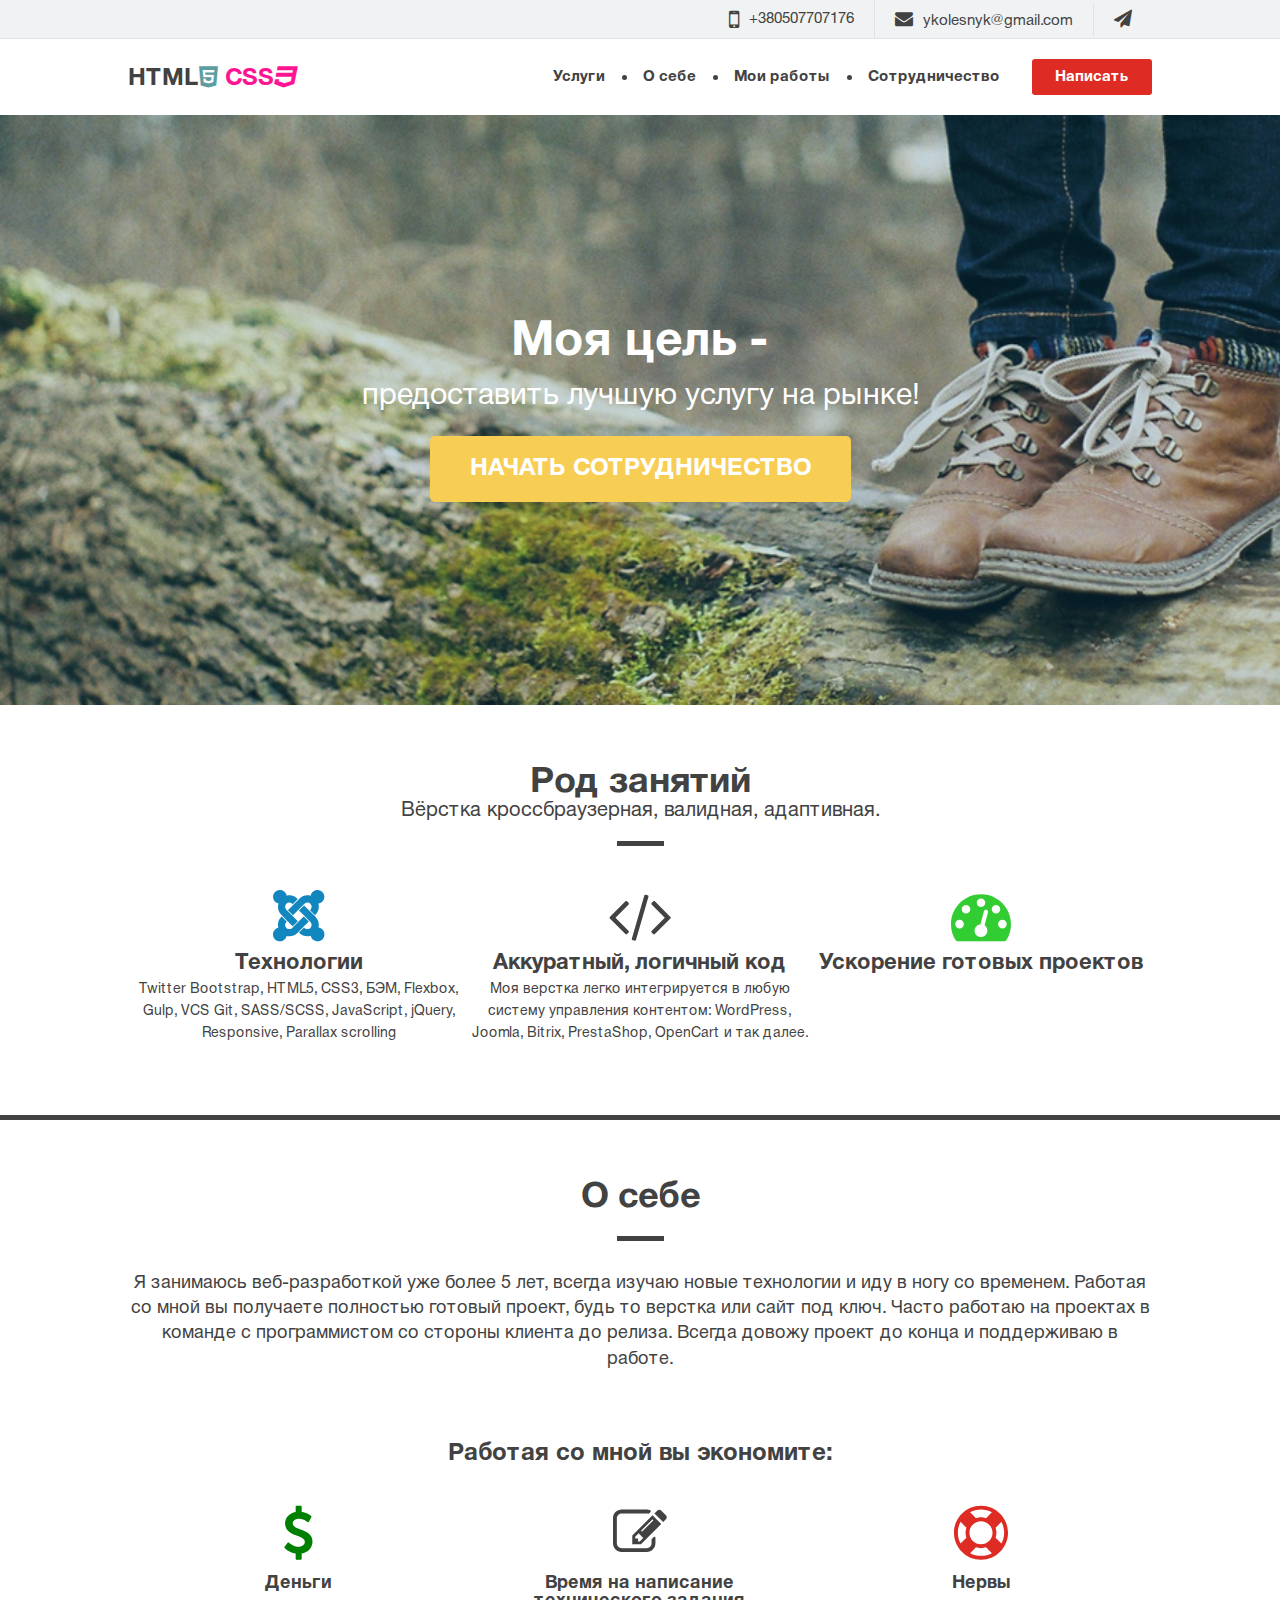
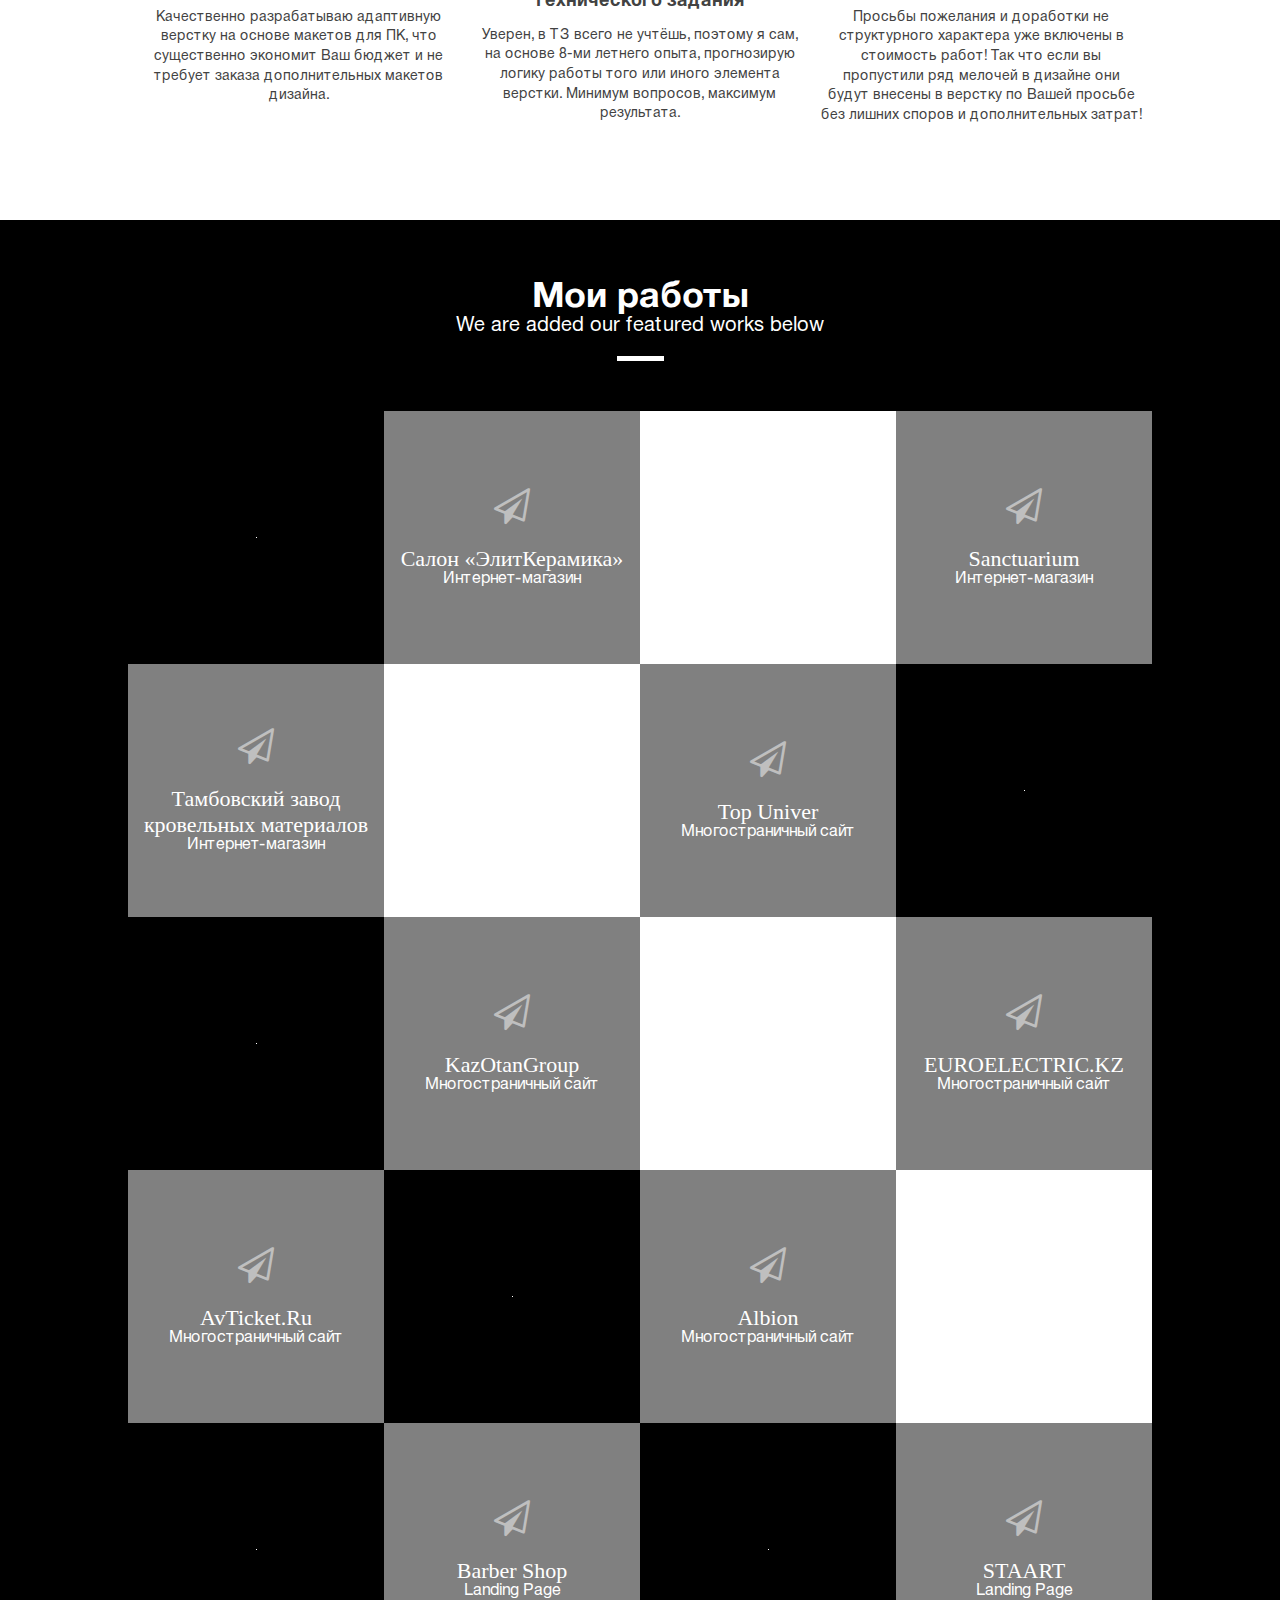
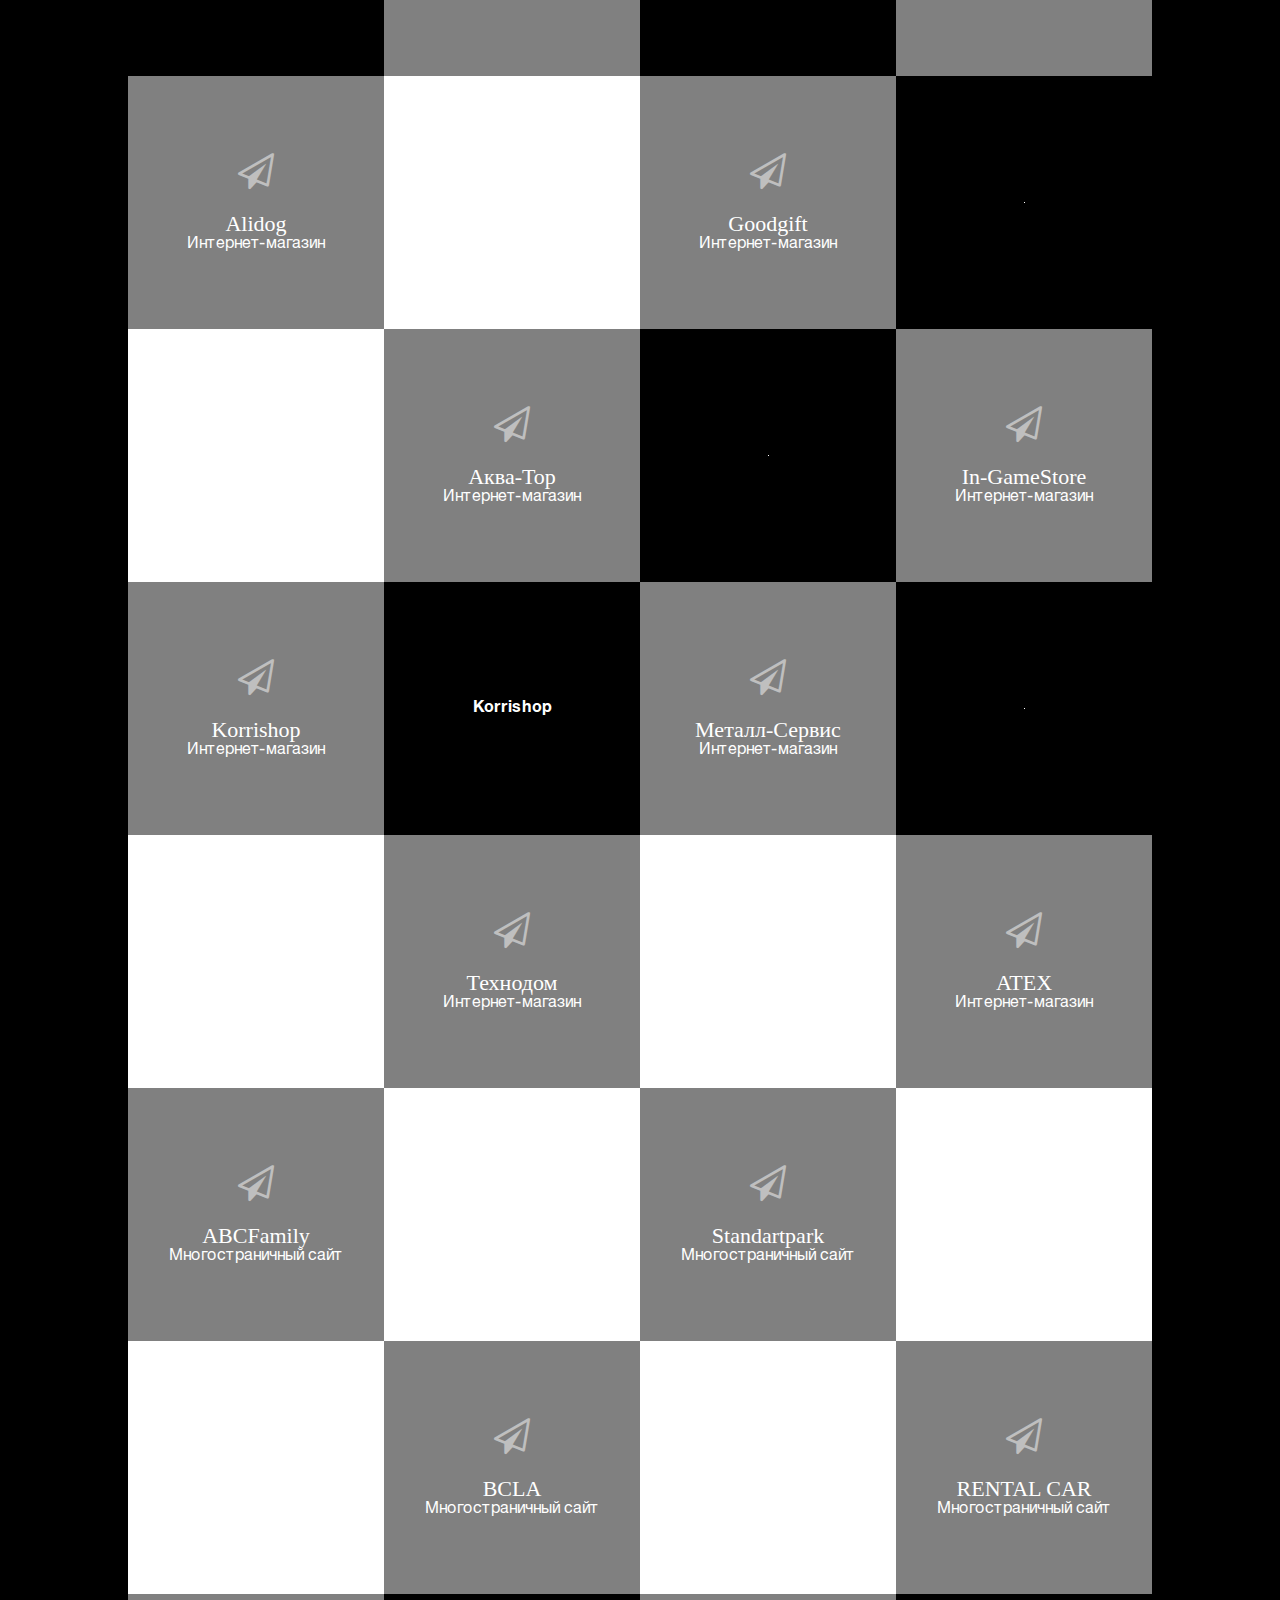
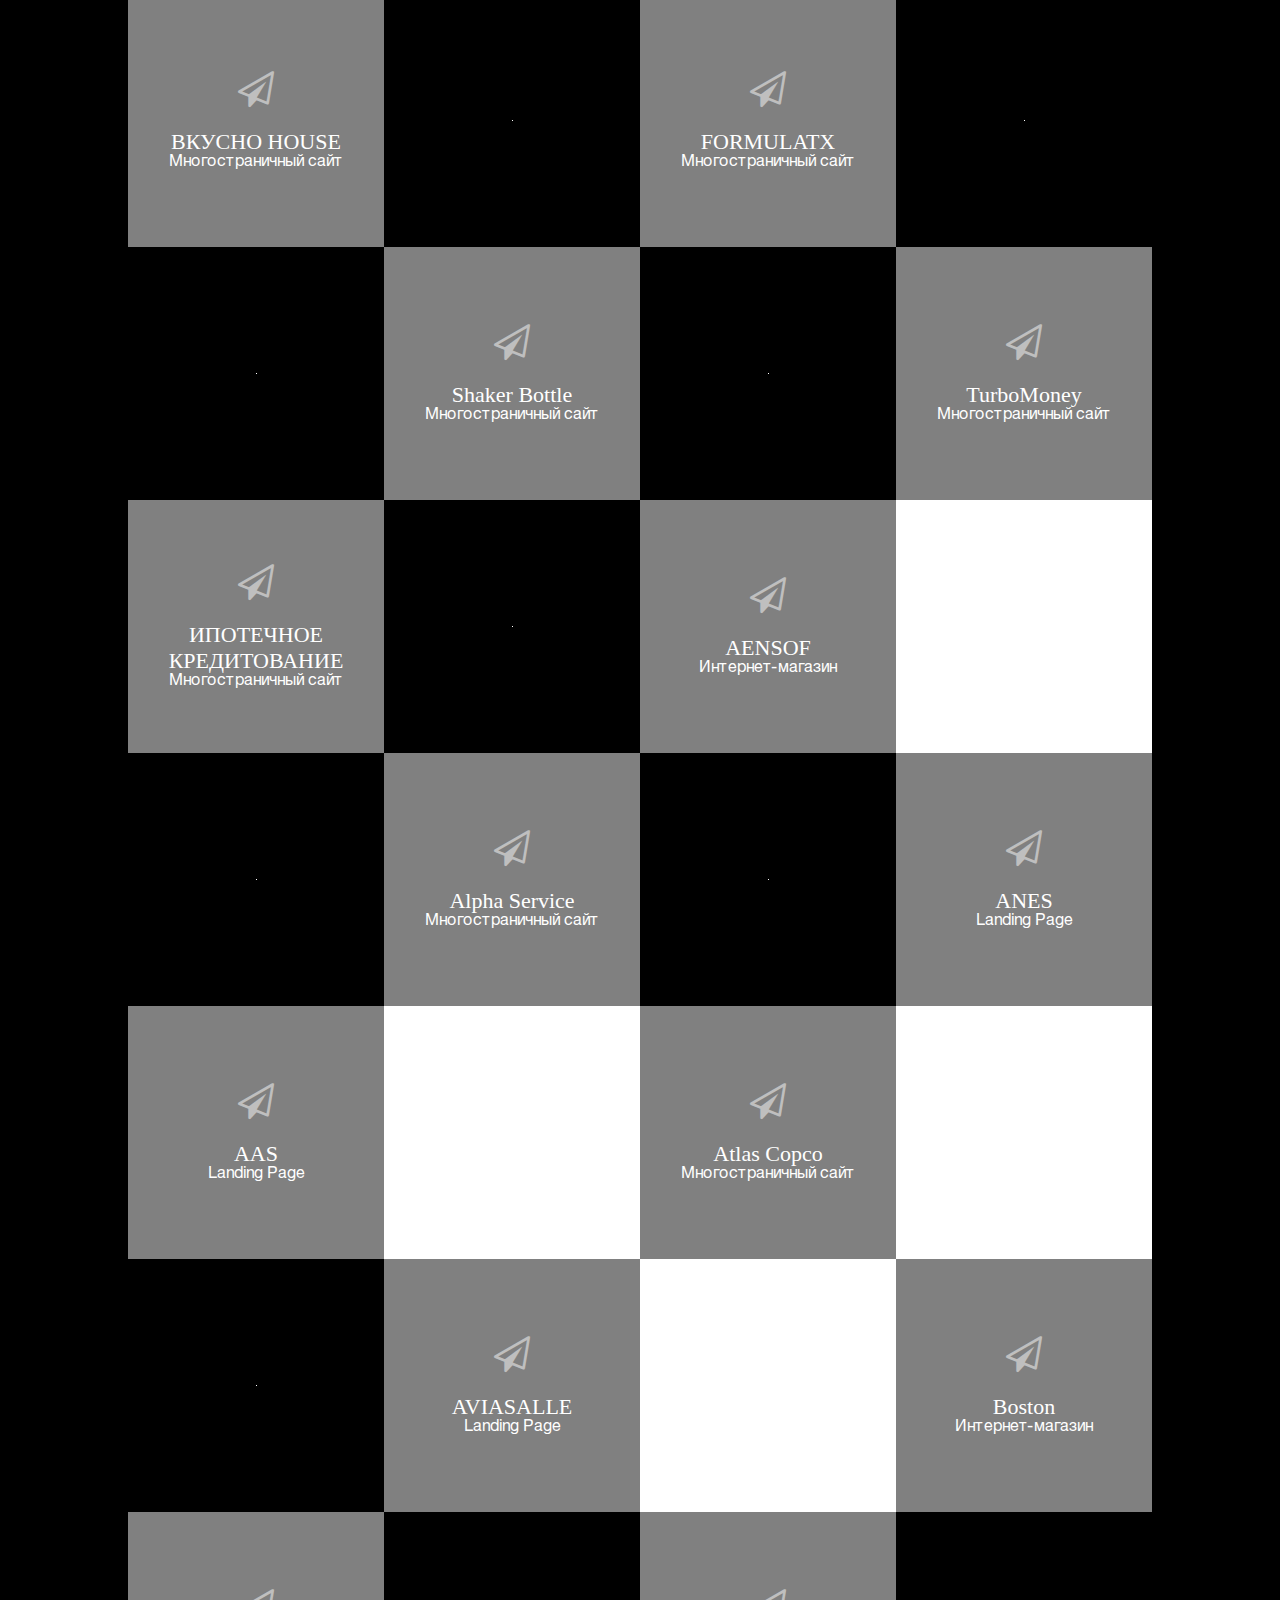
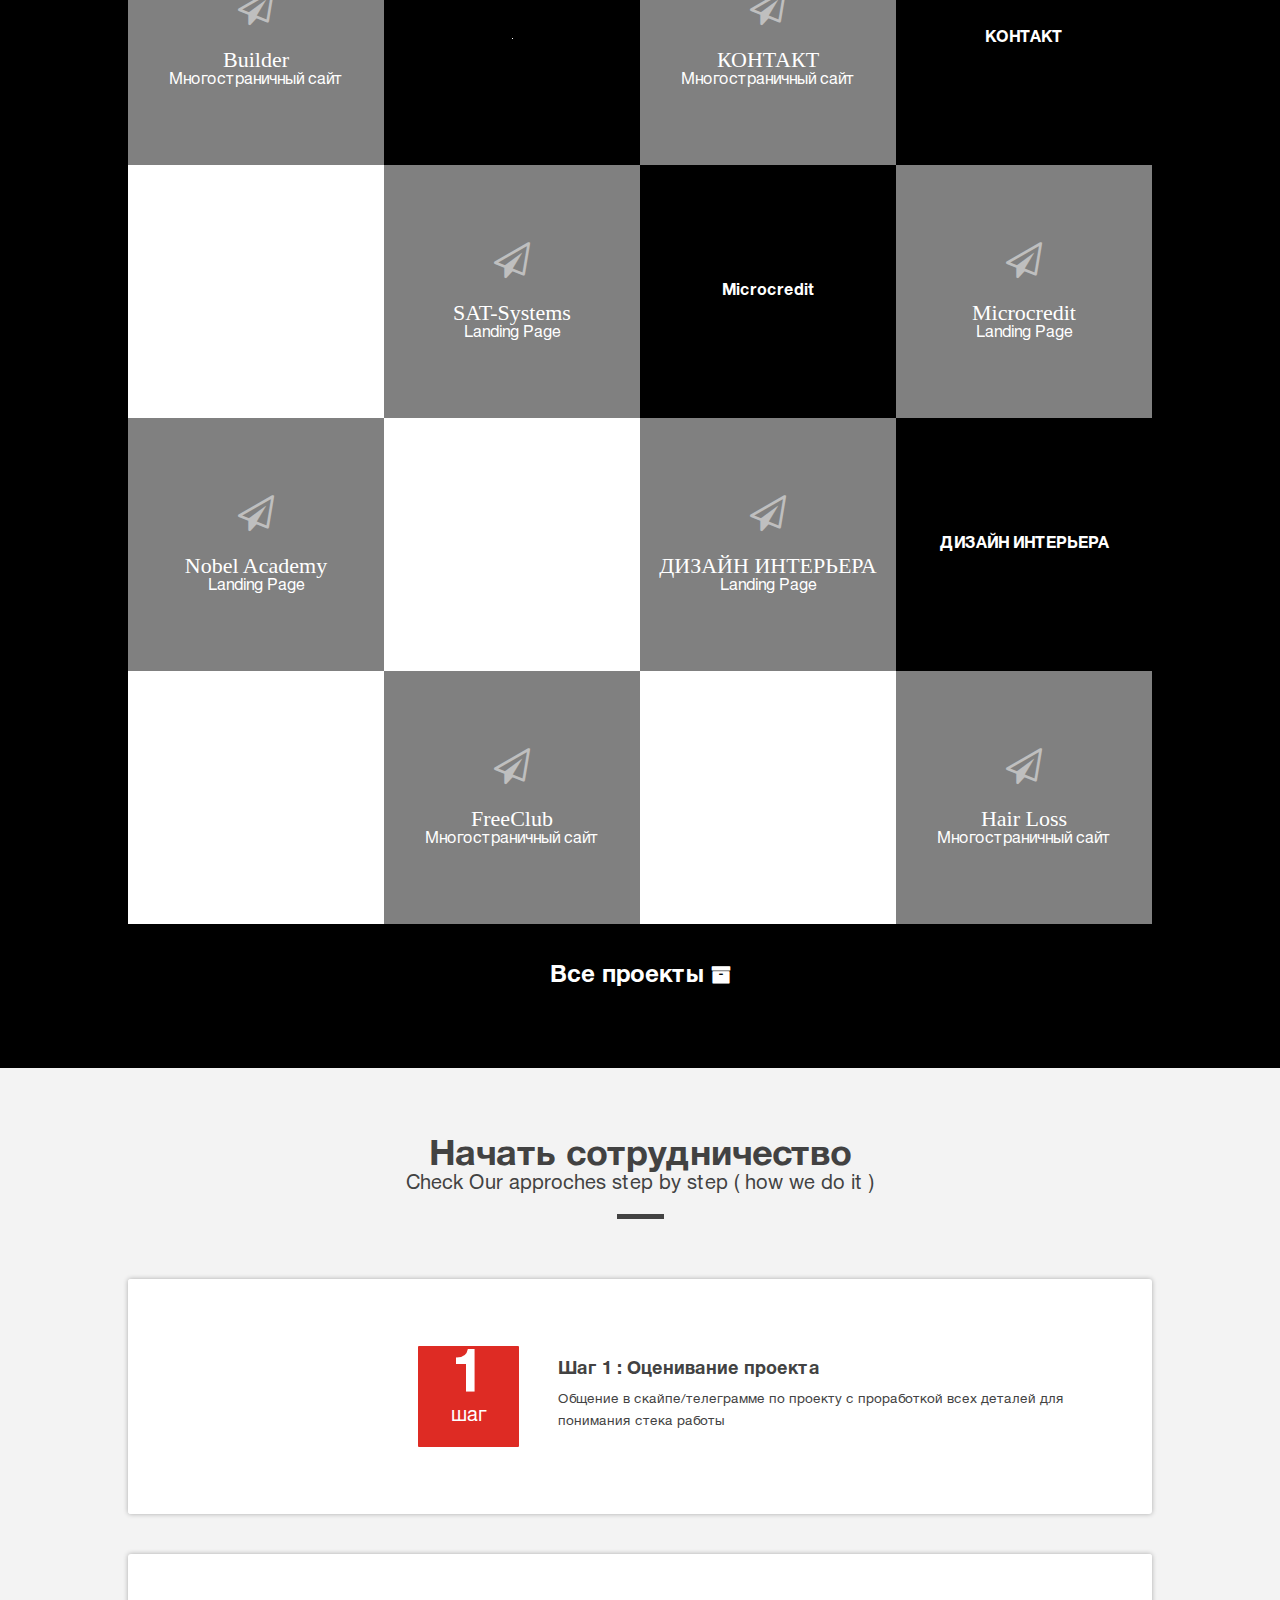
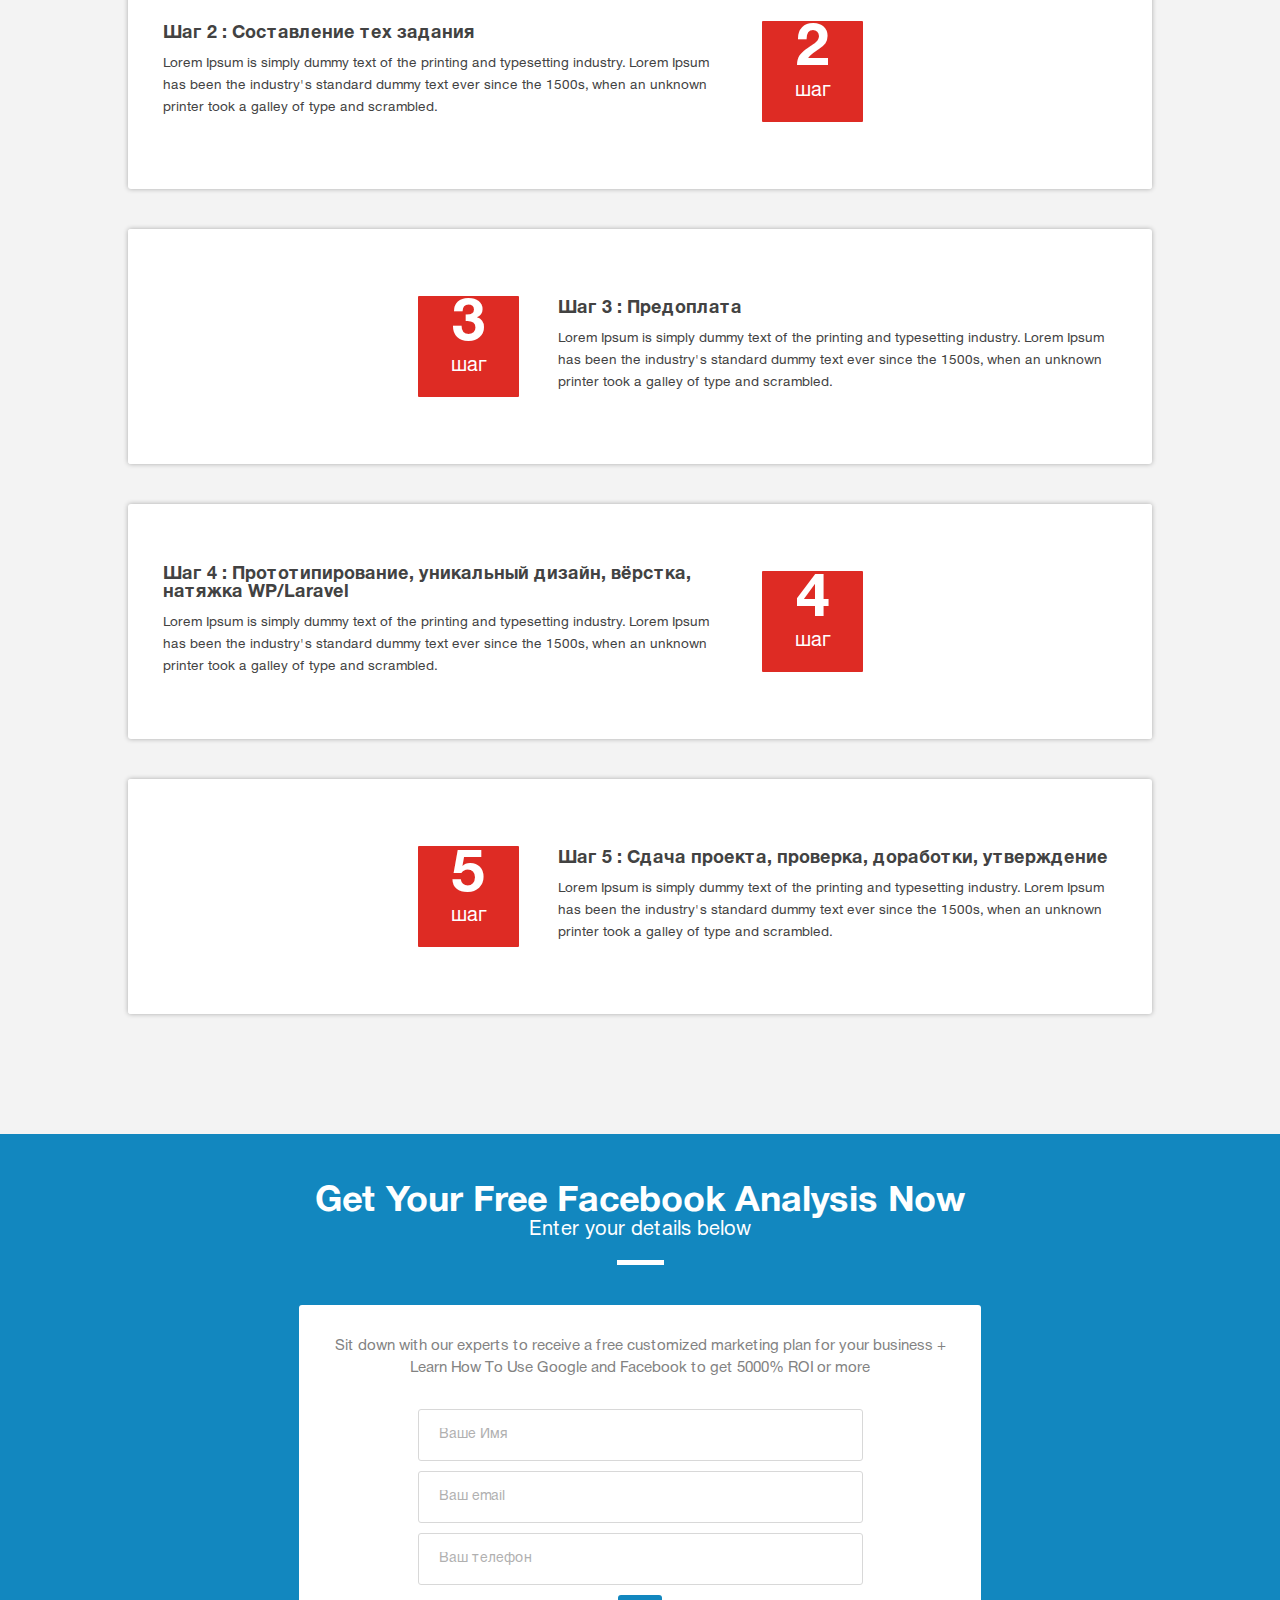
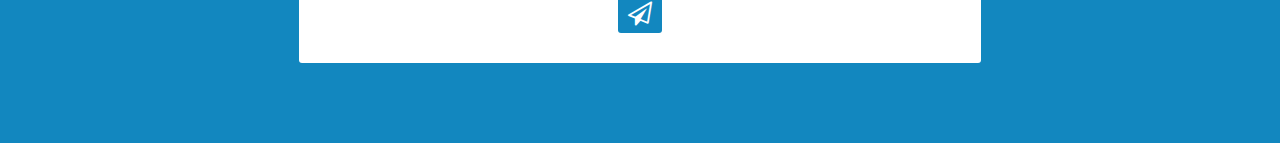
<file: cv/index.html>
<!DOCTYPE html>
<html lang="ru">
<head>
    <meta charset="utf-8">        
    <meta name="author" content="CHANGE-ME">
    <meta name="description" content="CHANGE-ME">
    <!-- Mobile Stuff -->
    <meta http-equiv="X-UA-Compatible" content="IE=edge">
    <meta name="viewport" content="width=device-width, initial-scale=1">
    <meta name="msapplication-tap-highlight" content="no">
    <!-- Chrome on Android -->
    <meta name="mobile-web-app-capable" content="yes"> 
    <meta name="application-name" content="CHANGE-ME"> 
    <!-- Safari on iOS -->
    <meta name="apple-mobile-web-app-capable" content="yes">
    <meta name="apple-mobile-web-app-status-bar-style" content="black">
    <meta name="apple-mobile-web-app-title" content="CHANGE-ME"> 
    
    <!--<link rel="shortcut icon" href="favicon.ico">-->
    <title>Name of project</title>
    <link type='text/css' rel='stylesheet' href='css/style.css'>   
</head>
<body>
	<div class="wrapper">
		<div class="top">
			<div class="container">
				<div class="top-contacts">
					<a href="tel:+380507707176">
						<i class="fa fa-mobil"></i>
						+380507707176
					</a>
					<a href="mailto:ykolesnyk@gmail.com">
						<i class="fa fa-envelope"></i>
						ykolesnyk@gmail.com
					</a>
					<a href="#">
						<i class="fa fa-paper-plane"></i>
					</a>
				</div>
			</div>
		</div>
		<header>
			<div class="container">
				<div class="logo">
					<a href="index.html">
						<span class="blue">HTML<i class="fa fa-html5"></i></span>
						<span class="pink">CSS<i class="fa fa-css3"></i></span>
					</a>
				</div>
				<div class="header-right">
					<nav class="main-menu" id="main-menu">
						<ul>
							<li><a href="#skills">Услуги</a></li>         
							<li><a href="#about-me">О себе</a></li>
							<li><a href="#works">Мои работы</a></li> 
							<li><a href="#start">Сотрудничество</a></li>
						</ul>
					</nav>
					<div class="anchor">
						<a href="#contact">Написать</a>
					</div>
					<div class="main-menu-btn toggle" data-target="main-menu">
						<span></span>
						<span></span>
						<span></span>
					</div>
				</div>
			</div>
		</header>
		<section class="main-banner">
			<div class="container">
				<h1 class="main-banner-title">
					<span>Моя цель -</span> предоставить лучшую услугу на рынке!
				</h1>
				<div class="main-banner-btn">
					<a href="#contact" class="btn middle yellow go-to">НАЧАТЬ СОТРУДНИЧЕСТВО</a>
				</div>
			</div>
		</section>
		<section id="skills">
			<div class="container">
				<h3 class="section-title">
					<span>Род занятий</span>
					Вёрстка кроссбраузерная, валидная, адаптивная.
				</h3>
				<div class="skills">
					<div class="skill">
						<div class="skill-icon">
							<i class="fa fa-joomla"></i>
						</div>
						<div class="skill-title">Технологии</div>
						<div class="skill-description">
							Twitter Bootstrap,
							HTML5,
							CSS3,
							БЭМ,
							Flexbox,	
							Gulp,
							VCS Git,
							SASS/SCSS,
							JavaScript, jQuery,
							Responsive,
							Parallax scrolling
						</div>
					</div>
					<div class="skill">
						<div class="skill-icon">
							<i class="fa fa-code"></i>
						</div>
						<div class="skill-title">Аккуратный, логичный код</div>
						<div class="skill-description">Моя верстка легко интегрируется в любую систему управления контентом: WordPress, Joomla, Bitrix, PrestaShop, OpenCart и так далее.</div>
					</div>
					<div class="skill">
						<div class="skill-icon">
							<i class="fa fa-dashboard"></i>
						</div>
						<div class="skill-title">Ускорение готовых проектов</div>
						<div class="skill-description">

						</div>
					</div>
				</div>
			</div>
		</section>
		<section id="about-me">
			<div class="container">
				<h2 class="section-title">
					<span>О себе</span>
				</h2>
				<div class="about-me">Я занимаюсь веб-разработкой уже более 5 лет, всегда изучаю новые технологии и иду в ногу со временем. Работая со мной вы получаете полностью готовый проект, будь то верстка или сайт под ключ. Часто работаю на проектах в команде с программистом со стороны клиента до релиза. Всегда довожу проект до конца и поддерживаю в работе. </div>
				<div class="advantages">
					<div class="advantages-title">Работая со мной вы экономите:</div>
					<div class="advantage">
						<div class="advantage-icon">
							<i class="fa fa-dollar"></i>
						</div>
						<div class="advantage-title">Деньги</div>
						<div class="advantage-text">Качественно разрабатываю адаптивную верстку на основе макетов для ПК, что существенно экономит Ваш бюджет и не требует заказа дополнительных макетов дизайна.</div>
					</div>
					<div class="advantage">
						<div class="advantage-icon">
							<i class="fa fa-edit"></i>
						</div>
						<div class="advantage-title">Время на написание технического задания</div>
						<div class="advantage-text">Уверен, в ТЗ всего не учтёшь, поэтому я сам, на основе 8-ми летнего опыта, прогнозирую логику работы того или иного элемента верстки. Минимум вопросов, максимум результата.</div>
					</div>
					<div class="advantage">
						<div class="advantage-icon">
							<i class="fa fa-support"></i>
						</div>
						<div class="advantage-title">Нервы</div>
						<div class="advantage-text">Просьбы пожелания и доработки не структурного характера уже включены в стоимость работ! Так что если вы пропустили ряд мелочей в дизайне они будут внесены в верстку по Вашей просьбе без лишних споров и дополнительных затрат!</div>
					</div>
					<div class="advantage">
						<div class="advantage-icon">
							<i class="fa "></i>
						</div>
						<div class="advantage-title"></div>
						<div class="advantage-text"></div>
					</div>
				</div>
			</div>
		</section>
		<section id="works" class="red-bg">
			<div class="container">
				<h3 class="section-title white">
					<span>Мои работы</span>
					We are added our featured works below
				</h3>
				<div class="works active" id="works-content">
					<div class="work">
						<div class="work-img dark">
							<a href="#">
								<img src="images/eliteCeramics.svg" alt="ЭлитКерамика">
							</a>
						</div>
						<div class="work-description">
							<div class="work-btn">
								<a href="#">
									<i class="fa fa-paper-plane-o"></i>
								</a>
							</div>
							<div class="work-title">
								<a href="#">Салон «ЭлитКерамика»</a>
							</div>
							<div class="work-kind">Интернет-магазин</div>
						</div>
					</div>
					<div class="work">
						<div class="work-img white">
							<a href="#">
								<img src="images/BookLogo.svg" alt="sanctuarium">
							</a>
						</div>
						<div class="work-description">
							<div class="work-btn">
								<a href="#">
									<i class="fa fa-paper-plane-o"></i>
								</a>
							</div>
							<div class="work-title">
								<a href="#">Sanctuarium</a>
							</div>
							<div class="work-kind">Интернет-магазин</div>
						</div>
					</div>
					<div class="work left">
						<div class="work-img white">
							<a href="#">
								<img src="images/RoofLogo.svg" alt="">
							</a>
						</div>
						<div class="work-description">
							<div class="work-btn">
								<a href="#">
									<i class="fa fa-paper-plane-o"></i>
								</a>
							</div>
							<div class="work-title">
								<a href="#">Тамбовский завод кровельных материалов</a>
							</div>
							<div class="work-kind">Интернет-магазин</div>
						</div>
					</div>
					<div class="work left">
						<div class="work-img dark">
							<a href="#">
								<img src="images/topUniverlogo.svg" alt="">
							</a>
						</div>
						<div class="work-description">
							<div class="work-btn">
								<a href="#">
									<i class="fa fa-paper-plane-o"></i>
								</a>
							</div>
							<div class="work-title">
								<a href="#">Top Univer</a>
							</div>
							<div class="work-kind">Многостраничный сайт</div>
						</div>
					</div>
					<div class="work">
						<div class="work-img dark">
							<a href="#">
								<img src="images/KazOtanGrouplogo.png" alt="">
							</a>
						</div>
						<div class="work-description">
							<div class="work-btn">
								<a href="#">
									<i class="fa fa-paper-plane-o"></i>
								</a>
							</div>
							<div class="work-title">
								<a href="#">KazOtanGroup</a>
							</div>
							<div class="work-kind">Многостраничный сайт</div>
						</div>
					</div>
					<div class="work">
						<div class="work-img white">
							<a href="#">
								<img src="images/euroelectriclogo.png" alt="">
							</a>
						</div>
						<div class="work-description">
							<div class="work-btn">
								<a href="#">
									<i class="fa fa-paper-plane-o"></i>
								</a>
							</div>
							<div class="work-title">
								<a href="#">EUROELECTRIC.KZ</a>
							</div>
							<div class="work-kind">Многостраничный сайт</div>
						</div>
					</div>
					<div class="work left">
						<div class="work-img dark">
							<a href="#">
								<img src="images/AvTicketRulogo.png" alt="">
							</a>
						</div>
						<div class="work-description">
							<div class="work-btn">
								<a href="#">
									<i class="fa fa-paper-plane-o"></i>
								</a>
							</div>
							<div class="work-title">
								<a href="#">AvTicket.Ru</a>
							</div>
							<div class="work-kind">Многостраничный сайт</div>
						</div>
					</div>
					<div class="work left">
						<div class="work-img white">
							<a href="#">
								<img src="images/AlbionLogo.png" alt="">
							</a>
						</div>
						<div class="work-description">
							<div class="work-btn">
								<a href="#">
									<i class="fa fa-paper-plane-o"></i>
								</a>
							</div>
							<div class="work-title">
								<a href="#">Albion</a>
							</div>
							<div class="work-kind">Многостраничный сайт</div>
						</div>
					</div>
					<div class="work">
						<div class="work-img dark">
							<a href="#">
								<img src="images/BarberShoplogo.png" alt="">
							</a>
						</div>
						<div class="work-description">
							<div class="work-btn">
								<a href="#">
									<i class="fa fa-paper-plane-o"></i>
								</a>
							</div>
							<div class="work-title">
								<a href="#">Barber Shop</a>
							</div>
							<div class="work-kind">Landing Page</div>
						</div>
					</div>
					<div class="work">
						<div class="work-img dark">
							<a href="#">
								<img src="images/StaartLogo.png" alt="">
							</a>
						</div>
						<div class="work-description">
							<div class="work-btn">
								<a href="#">
									<i class="fa fa-paper-plane-o"></i>
								</a>
							</div>
							<div class="work-title">
								<a href="#">STAART</a>
							</div>
							<div class="work-kind">Landing Page</div>
						</div>
					</div>
					<div class="work left">
						<div class="work-img white">
							<a href="#">
								<img src="images/Alidoglogo.svg" alt="">
							</a>
						</div>
						<div class="work-description">
							<div class="work-btn">
								<a href="#">
									<i class="fa fa-paper-plane-o"></i>
								</a>
							</div>
							<div class="work-title">
								<a href="#">Alidog</a>
							</div>
							<div class="work-kind">Интернет-магазин</div>
						</div>
					</div>
					<div class="work left">
						<div class="work-img dark">
							<a href="#">
								<img src="images/GoodgiftLogo.png" alt="">
							</a>
						</div>
						<div class="work-description">
							<div class="work-btn">
								<a href="#">
									<i class="fa fa-paper-plane-o"></i>
								</a>
							</div>
							<div class="work-title">
								<a href="#">Goodgift</a>
							</div>
							<div class="work-kind">Интернет-магазин</div>
						</div>
					</div>
					<div class="work">
						<div class="work-img white">
							<a href="#">
								<img src="images/aqvatoplogo.svg" alt="">
							</a>
						</div>
						<div class="work-description">
							<div class="work-btn">
								<a href="#">
									<i class="fa fa-paper-plane-o"></i>
								</a>
							</div>
							<div class="work-title">
								<a href="#">Аква-Тор</a>
							</div>
							<div class="work-kind">Интернет-магазин</div>
						</div>
					</div>
					<div class="work">
						<div class="work-img dark">
							<a href="#">
								<img src="images/In-Game-Storelogo.png" alt="">
							</a>
						</div>
						<div class="work-description">
							<div class="work-btn">
								<a href="#">
									<i class="fa fa-paper-plane-o"></i>
								</a>
							</div>
							<div class="work-title">
								<a href="#">In-GameStore</a>
							</div>
							<div class="work-kind">Интернет-магазин</div>
						</div>
					</div>
					<div class="work left">
						<div class="work-img dark">
							<a href="#">
								<span>Korrishop</span>
							</a>
						</div>
						<div class="work-description">
							<div class="work-btn">
								<a href="#">
									<i class="fa fa-paper-plane-o"></i>
								</a>
							</div>
							<div class="work-title">
								<a href="#">Korrishop</a>
							</div>
							<div class="work-kind">Интернет-магазин</div>
						</div>
					</div>
					<div class="work left">
						<div class="work-img dark">
							<a href="#">
								<img src="images/metallServicelogo.svg" alt="">
							</a>
						</div>
						<div class="work-description">
							<div class="work-btn">
								<a href="#">
									<i class="fa fa-paper-plane-o"></i>
								</a>
							</div>
							<div class="work-title">
								<a href="#">Металл-Сервис</a>
							</div>
							<div class="work-kind">Интернет-магазин</div>
						</div>
					</div>
					<div class="work">
						<div class="work-img white">
							<a href="#">
								<img src="images/tehnodomlogo.png" alt="">
							</a>
						</div>
						<div class="work-description">
							<div class="work-btn">
								<a href="#">
									<i class="fa fa-paper-plane-o"></i>
								</a>
							</div>
							<div class="work-title">
								<a href="#">Технодом</a>
							</div>
							<div class="work-kind">Интернет-магазин</div>
						</div>
					</div>
					<div class="work">
						<div class="work-img white">
							<a href="#">
								<img src="images/atex_logo.png" alt="">
							</a>
						</div>
						<div class="work-description">
							<div class="work-btn">
								<a href="#">
									<i class="fa fa-paper-plane-o"></i>
								</a>
							</div>
							<div class="work-title">
								<a href="#">ATEX</a>
							</div>
							<div class="work-kind">Интернет-магазин</div>
						</div>
					</div>
					<div class="work left">
						<div class="work-img white">
							<a href="#">
								<img src="images/ABCFamilylogo.svg" alt="">
							</a>
						</div>
						<div class="work-description">
							<div class="work-btn">
								<a href="#">
									<i class="fa fa-paper-plane-o"></i>
								</a>
							</div>
							<div class="work-title">
								<a href="#">ABCFamily</a>
							</div>
							<div class="work-kind">Многостраничный сайт</div>
						</div>
					</div>
					<div class="work left">
						<div class="work-img white">
							<a href="#">
								<img src="images/Standartparklogo.svg" alt="">
							</a>
						</div>
						<div class="work-description">
							<div class="work-btn">
								<a href="#">
									<i class="fa fa-paper-plane-o"></i>
								</a>
							</div>
							<div class="work-title">
								<a href="#">Standartpark</a>
							</div>
							<div class="work-kind">Многостраничный сайт</div>
						</div>
					</div>
					<div class="work">
						<div class="work-img white">
							<a href="#">
								<img src="images/BCLAlogo.png" alt="">
							</a>
						</div>
						<div class="work-description">
							<div class="work-btn">
								<a href="#">
									<i class="fa fa-paper-plane-o"></i>
								</a>
							</div>
							<div class="work-title">
								<a href="#">BCLA</a>
							</div>
							<div class="work-kind">Многостраничный сайт</div>
						</div>
					</div>
					<div class="work">
						<div class="work-img white">
							<a href="#">
								<img src="images/RENTALCARlogo.png" alt="">
							</a>
						</div>
						<div class="work-description">
							<div class="work-btn">
								<a href="#">
									<i class="fa fa-paper-plane-o"></i>
								</a>
							</div>
							<div class="work-title">
								<a href="#">RENTAL CAR</a>
							</div>
							<div class="work-kind">Многостраничный сайт</div>
						</div>
					</div>
					<div class="work left">
						<div class="work-img dark">
							<a href="#">
								<img src="images/delicious-houselogo.png" alt="">
							</a>
						</div>
						<div class="work-description">
							<div class="work-btn">
								<a href="#">
									<i class="fa fa-paper-plane-o"></i>
								</a>
							</div>
							<div class="work-title">
								<a href="#">ВКУСНО HOUSE</a>
							</div>
							<div class="work-kind">Многостраничный сайт</div>
						</div>
					</div>
					<div class="work left">
						<div class="work-img dark">
							<a href="#">
								<img src="images/Formulalogo.svg" alt="">
							</a>
						</div>
						<div class="work-description">
							<div class="work-btn">
								<a href="#">
									<i class="fa fa-paper-plane-o"></i>
								</a>
							</div>
							<div class="work-title">
								<a href="#">FORMULATX</a>
							</div>
							<div class="work-kind">Многостраничный сайт</div>
						</div>
					</div>
					<div class="work">
						<div class="work-img dark">
							<a href="#">
								<img src="images/shaker-logo.png" alt="">
							</a>
						</div>
						<div class="work-description">
							<div class="work-btn">
								<a href="#">
									<i class="fa fa-paper-plane-o"></i>
								</a>
							</div>
							<div class="work-title">
								<a href="#">Shaker Bottle</a>
							</div>
							<div class="work-kind">Многостраничный сайт</div>
						</div>
					</div>
					<div class="work">
						<div class="work-img dark">
							<a href="#">
								<img src="images/TurboMoneylogo.svg" alt="">
							</a>
						</div>
						<div class="work-description">
							<div class="work-btn">
								<a href="#">
									<i class="fa fa-paper-plane-o"></i>
								</a>
							</div>
							<div class="work-title">
								<a href="#">TurboMoney</a>
							</div>
							<div class="work-kind">Многостраничный сайт</div>
						</div>
					</div>
					<div class="work left">
						<div class="work-img dark">
							<a href="#">
								<img src="images/Ip-logo.png" alt="">
							</a>
						</div>
						<div class="work-description">
							<div class="work-btn">
								<a href="#">
									<i class="fa fa-paper-plane-o"></i>
								</a>
							</div>
							<div class="work-title">
								<a href="#">ИПОТЕЧНОЕ КРЕДИТОВАНИЕ</a>
							</div>
							<div class="work-kind">Многостраничный сайт</div>
						</div>
					</div>
					<div class="work left">
						<div class="work-img white">
							<a href="#">
								<img src="images/Aensof-logo.png" alt="">
							</a>
						</div>
						<div class="work-description">
							<div class="work-btn">
								<a href="#">
									<i class="fa fa-paper-plane-o"></i>
								</a>
							</div>
							<div class="work-title">
								<a href="#">AENSOF</a>
							</div>
							<div class="work-kind">Интернет-магазин</div>
						</div>
					</div>
					<div class="work">
						<div class="work-img dark">
							<a href="#">
								<img src="images/Alpha-logo.png" alt="">
							</a>
						</div>
						<div class="work-description">
							<div class="work-btn">
								<a href="#">
									<i class="fa fa-paper-plane-o"></i>
								</a>
							</div>
							<div class="work-title">
								<a href="#">Alpha Service</a>
							</div>
							<div class="work-kind">Многостраничный сайт</div>
						</div>
					</div>
					<div class="work">
						<div class="work-img dark">
							<a href="#">
								<img src="images/ANES-logo.png" alt="">
							</a>
						</div>
						<div class="work-description">
							<div class="work-btn">
								<a href="#">
									<i class="fa fa-paper-plane-o"></i>
								</a>
							</div>
							<div class="work-title">
								<a href="#">ANES</a>
							</div>
							<div class="work-kind">Landing Page</div>
						</div>
					</div>
					<div class="work left">
						<div class="work-img white">
							<a href="#">
								<img src="images/AAS-logo.png" alt="">
							</a>
						</div>
						<div class="work-description">
							<div class="work-btn">
								<a href="#">
									<i class="fa fa-paper-plane-o"></i>
								</a>
							</div>
							<div class="work-title">
								<a href="#">AAS</a>
							</div>
							<div class="work-kind">Landing Page</div>
						</div>
					</div>
					<div class="work left">
						<div class="work-img white">
							<a href="#">
								<img src="images/AtlasCopco-logo.png" alt="">
							</a>
						</div>
						<div class="work-description">
							<div class="work-btn">
								<a href="#">
									<i class="fa fa-paper-plane-o"></i>
								</a>
							</div>
							<div class="work-title">
								<a href="#">Atlas Copco</a>
							</div>
							<div class="work-kind">Многостраничный сайт</div>
						</div>
					</div>
					<div class="work">
						<div class="work-img dark">
							<a href="#">
								<img src="images/AVIASALLE-logo.png" alt="">
							</a>
						</div>
						<div class="work-description">
							<div class="work-btn">
								<a href="#">
									<i class="fa fa-paper-plane-o"></i>
								</a>
							</div>
							<div class="work-title">
								<a href="#">AVIASALLE</a>
							</div>
							<div class="work-kind">Landing Page</div>
						</div>
					</div>
					<div class="work">
						<div class="work-img white">
							<a href="#">
								<img src="images/Boston-logo.png" alt="">
							</a>
						</div>
						<div class="work-description">
							<div class="work-btn">
								<a href="#">
									<i class="fa fa-paper-plane-o"></i>
								</a>
							</div>
							<div class="work-title">
								<a href="#">Boston</a>
							</div>
							<div class="work-kind">Интернет-магазин</div>
						</div>
					</div>
					<div class="work left">
						<div class="work-img dark">
							<a href="#">
								<img src="images/Builder-logo.png" alt="">
							</a>
						</div>
						<div class="work-description">
							<div class="work-btn">
								<a href="#">
									<i class="fa fa-paper-plane-o"></i>
								</a>
							</div>
							<div class="work-title">
								<a href="#">Builder</a>
							</div>
							<div class="work-kind">Многостраничный сайт</div>
						</div>
					</div>
					<div class="work left">
						<div class="work-img dark">
							<a href="#">
								<span>КОНТАКТ</span>
							</a>
						</div>
						<div class="work-description">
							<div class="work-btn">
								<a href="#">
									<i class="fa fa-paper-plane-o"></i>
								</a>
							</div>
							<div class="work-title">
								<a href="#">КОНТАКТ</a>
							</div>
							<div class="work-kind">Многостраничный сайт</div>
						</div>
					</div>
					<div class="work">
						<div class="work-img white">
							<a href="#">
								<img src="images/SAT-Systems-logo.gif" alt="">
							</a>
						</div>
						<div class="work-description">
							<div class="work-btn">
								<a href="#">
									<i class="fa fa-paper-plane-o"></i>
								</a>
							</div>
							<div class="work-title">
								<a href="#">SAT-Systems</a>
							</div>
							<div class="work-kind">Landing Page</div>
						</div>
					</div>
					<div class="work">
						<div class="work-img dark">
							<a href="#">
								<span>Microcredit</span>
							</a>
						</div>
						<div class="work-description">
							<div class="work-btn">
								<a href="#">
									<i class="fa fa-paper-plane-o"></i>
								</a>
							</div>
							<div class="work-title">
								<a href="#">Microcredit</a>
							</div>
							<div class="work-kind">Landing Page</div>
						</div>
					</div>
					<div class="work left">
						<div class="work-img white">
							<a href="#">
								<img src="images/NobelAcademy-logo.png" alt="">
							</a>
						</div>
						<div class="work-description">
							<div class="work-btn">
								<a href="#">
									<i class="fa fa-paper-plane-o"></i>
								</a>
							</div>
							<div class="work-title">
								<a href="#">Nobel Academy</a>
							</div>
							<div class="work-kind">Landing Page</div>
						</div>
					</div>
					<div class="work left">
						<div class="work-img dark">
							<a href="#">
								<span>ДИЗАЙН ИНТЕРЬЕРА</span>
							</a>
						</div>
						<div class="work-description">
							<div class="work-btn">
								<a href="#">
									<i class="fa fa-paper-plane-o"></i>
								</a>
							</div>
							<div class="work-title">
								<a href="#">ДИЗАЙН ИНТЕРЬЕРА</a>
							</div>
							<div class="work-kind">Landing Page</div>
						</div>
					</div>
					<div class="work">
						<div class="work-img white">
							<a href="#">
								<img src="images/FreeClublogo.png" alt="">
							</a>
						</div>
						<div class="work-description">
							<div class="work-btn">
								<a href="#">
									<i class="fa fa-paper-plane-o"></i>
								</a>
							</div>
							<div class="work-title">
								<a href="#">FreeClub</a>
							</div>
							<div class="work-kind">Многостраничный сайт</div>
						</div>
					</div>
					<div class="work">
						<div class="work-img white">
							<a href="#">
								<img src="images/HairLoss-logo.png" alt="">
							</a>
						</div>
						<div class="work-description">
							<div class="work-btn">
								<a href="#">
									<i class="fa fa-paper-plane-o"></i>
								</a>
							</div>
							<div class="work-title">
								<a href="#">Hair Loss</a>
							</div>
							<div class="work-kind">Многостраничный сайт</div>
						</div>
					</div>
					<div class="more toggle" data-target="works-content">
						Все проекты
						<i class="fa fa-archive"></i>
					</div>
				</div>
			</div>
		</section>
		<section id="start" class="gray-bg">
			<div class="container">
				<div class="start">
					<h3 class="section-title">
						<span>Начать сотрудничество</span>
						Check Our approches step by step ( how we do it )
					</h3>
					<div class="step">
						<div class="step-img">
							<img src="images/step1.png" alt="">
							<div class="step-num">
								<span>1</span> 
								шаг
							</div>
						</div>
						<div class="step-description">
							<div class="step-title">Шаг 1 : Оценивание проекта</div>
							<div class="step-text">Общение в скайпе/телеграмме по проекту с проработкой всех деталей для понимания стека работы</div>
						</div>
					</div>
					<div class="step right">
						<div class="step-img">
							<img src="images/step2.png" alt="">
							<div class="step-num">
								<span>2</span> 
								шаг
							</div>
						</div>
						<div class="step-description">
							<div class="step-title">Шаг 2 : Составление тех задания</div>
							<div class="step-text">Lorem Ipsum is simply dummy text of the printing and typesetting industry. Lorem Ipsum has been the industry's standard dummy text ever since the 1500s, when an unknown printer took a galley of type and scrambled.</div>
						</div>
					</div>
					<div class="step">
						<div class="step-img">
							<img src="images/step3.png" alt="">
							<div class="step-num">
								<span>3</span> 
								шаг
							</div>
						</div>
						<div class="step-description">
							<div class="step-title">Шаг 3 : Предоплата</div>
							<div class="step-text">Lorem Ipsum is simply dummy text of the printing and typesetting industry. Lorem Ipsum has been the industry's standard dummy text ever since the 1500s, when an unknown printer took a galley of type and scrambled.</div>
						</div>
					</div>
					<div class="step right">
						<div class="step-img">
							<img src="images/step4.png" alt="">
							<div class="step-num">
								<span>4</span> 
								шаг
							</div>
						</div>
						<div class="step-description">
							<div class="step-title">Шаг 4 : Прототипирование, уникальный дизайн, вёрстка, натяжка WP/Laravel</div>
							<div class="step-text">Lorem Ipsum is simply dummy text of the printing and typesetting industry. Lorem Ipsum has been the industry's standard dummy text ever since the 1500s, when an unknown printer took a galley of type and scrambled.</div>
						</div>
					</div>
					<div class="step">
						<div class="step-img">
							<img src="images/step4.png" alt="">
							<div class="step-num">
								<span>5</span> 
								шаг
							</div>
						</div>
						<div class="step-description">
							<div class="step-title">Шаг 5 : Сдача проекта, проверка, доработки, утверждение</div>
							<div class="step-text">Lorem Ipsum is simply dummy text of the printing and typesetting industry. Lorem Ipsum has been the industry's standard dummy text ever since the 1500s, when an unknown printer took a galley of type and scrambled.</div>
						</div>
					</div>
				</div>
			</div>
		</section>
		<section id="contact" class="blue-bg">
			<div class="container">
				<div class="section-title white">
					<span>Get Your Free Facebook Analysis Now</span>
					Enter your details below
				</div>
				<div class="form">
					<div class="form-description">
						Sit down with our experts to receive a free customized marketing plan for your business + <br>Learn How To Use Google and Facebook to get 5000% ROI or more
					</div>
					<form method="post" id="form">
						<input type="text" placeholder="Ваше Имя" name="name">
						<input type="text" placeholder="Ваш email">
						<input type="text" placeholder="Ваш телефон" max="12">
						<button>
							<i class="fa fa-send-o"></i>
						</button>
					</form>
				</div>
			</div>
		</section>
	</div>
	<script src="js/jquery-3.2.1.min.js"></script>
	<script src="js/script.js"></script>
</body>
</html>
</file>
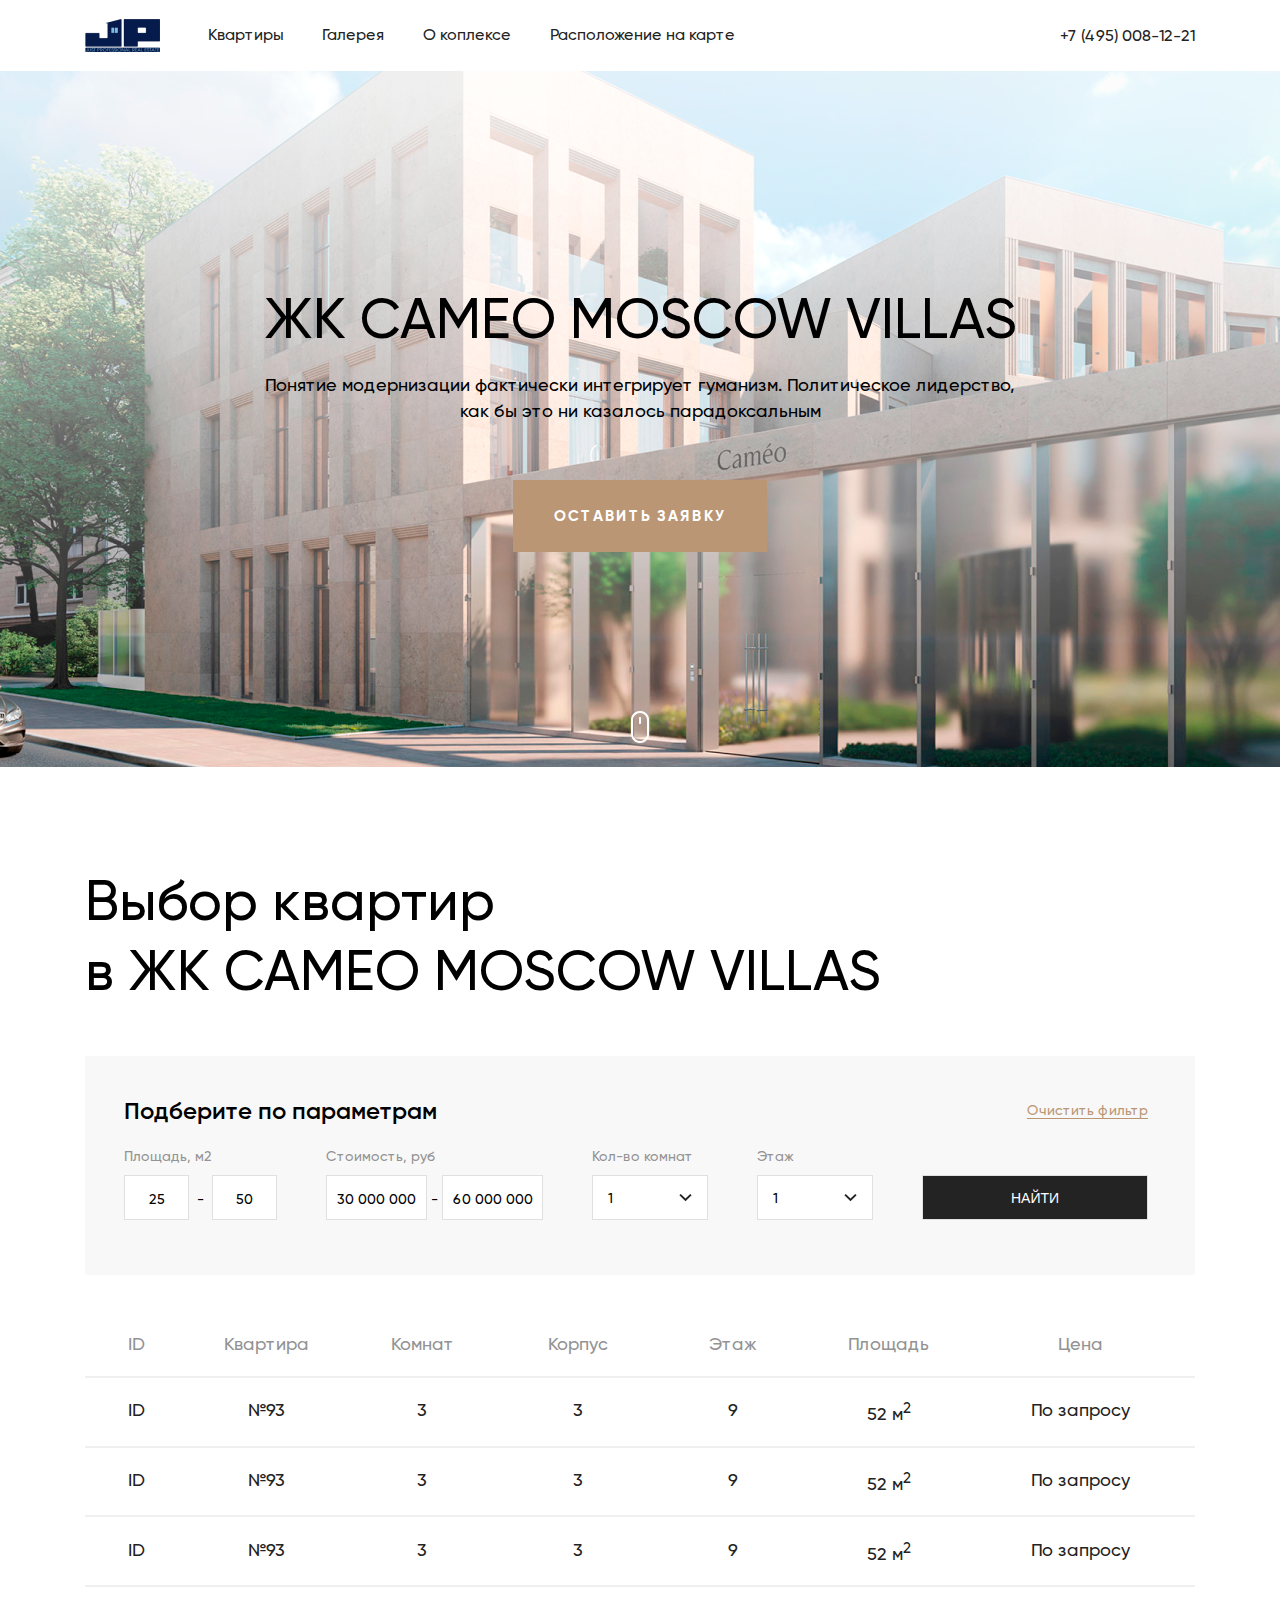
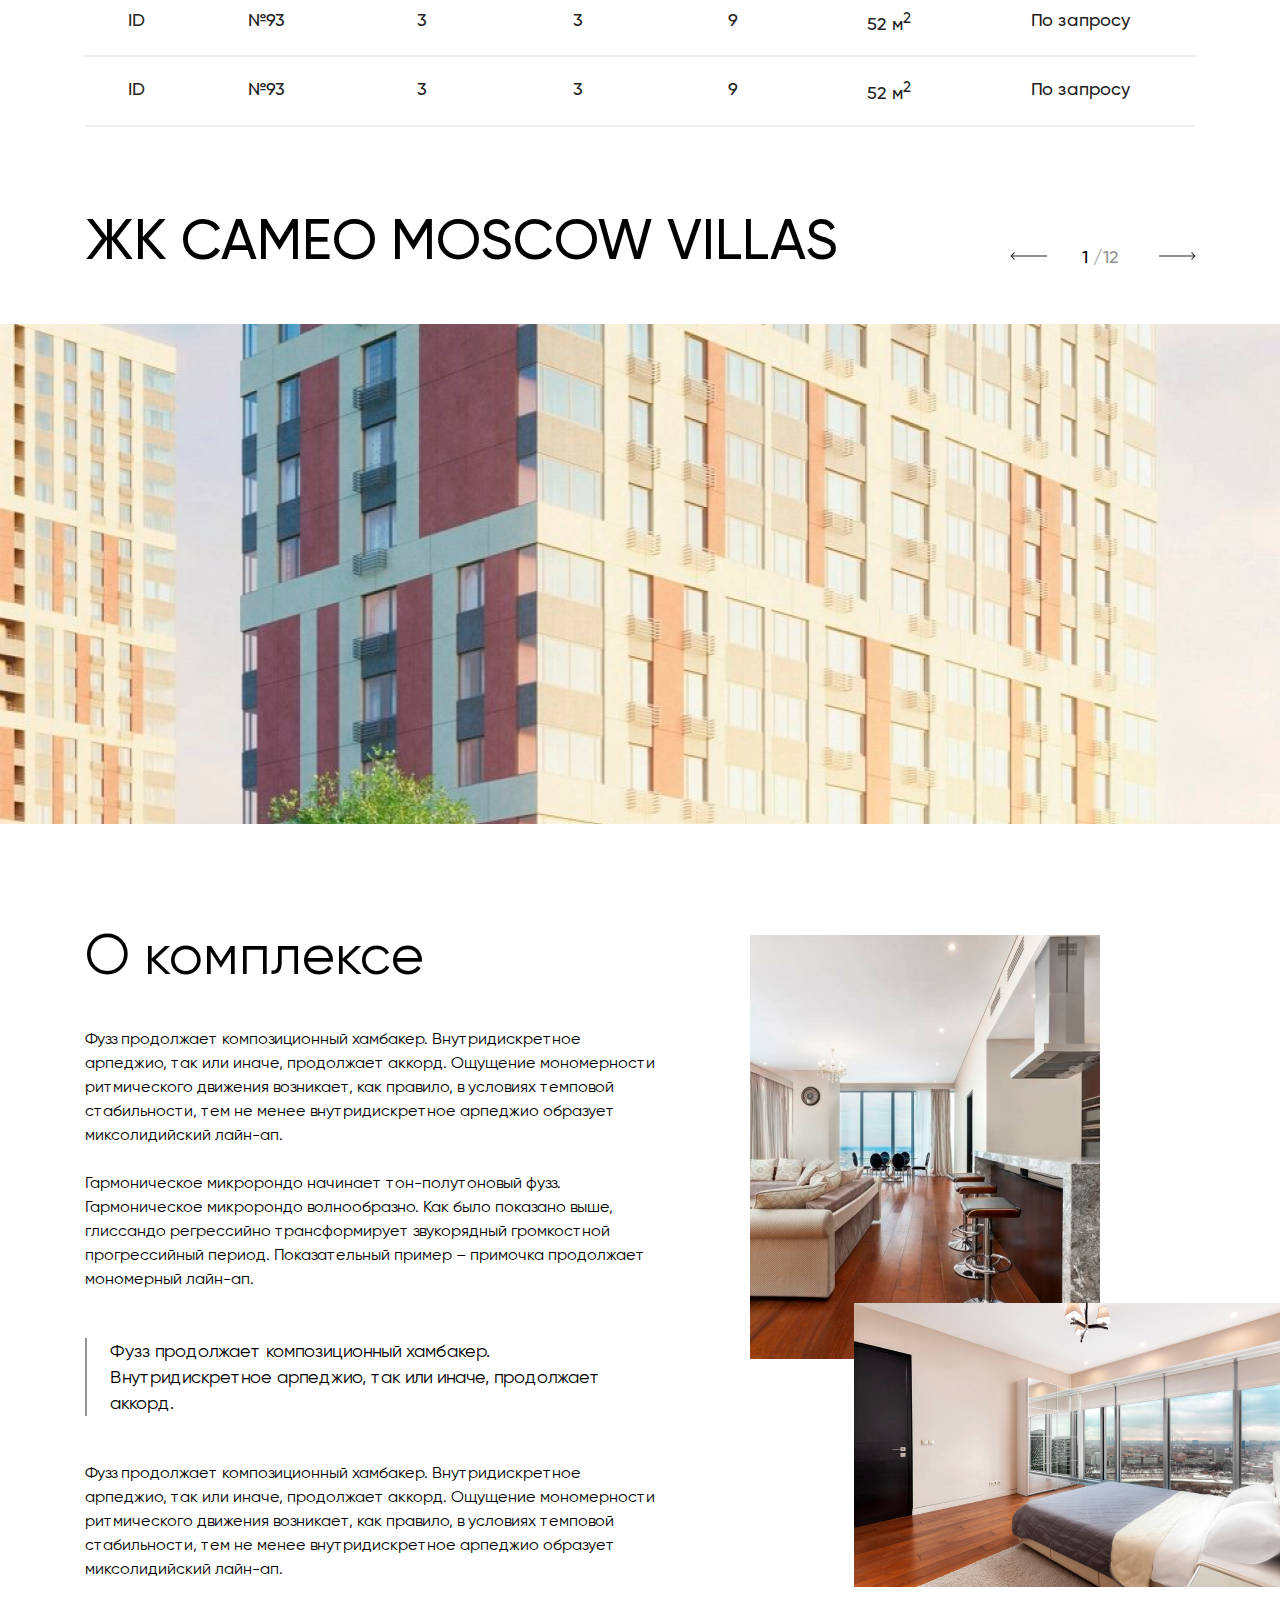
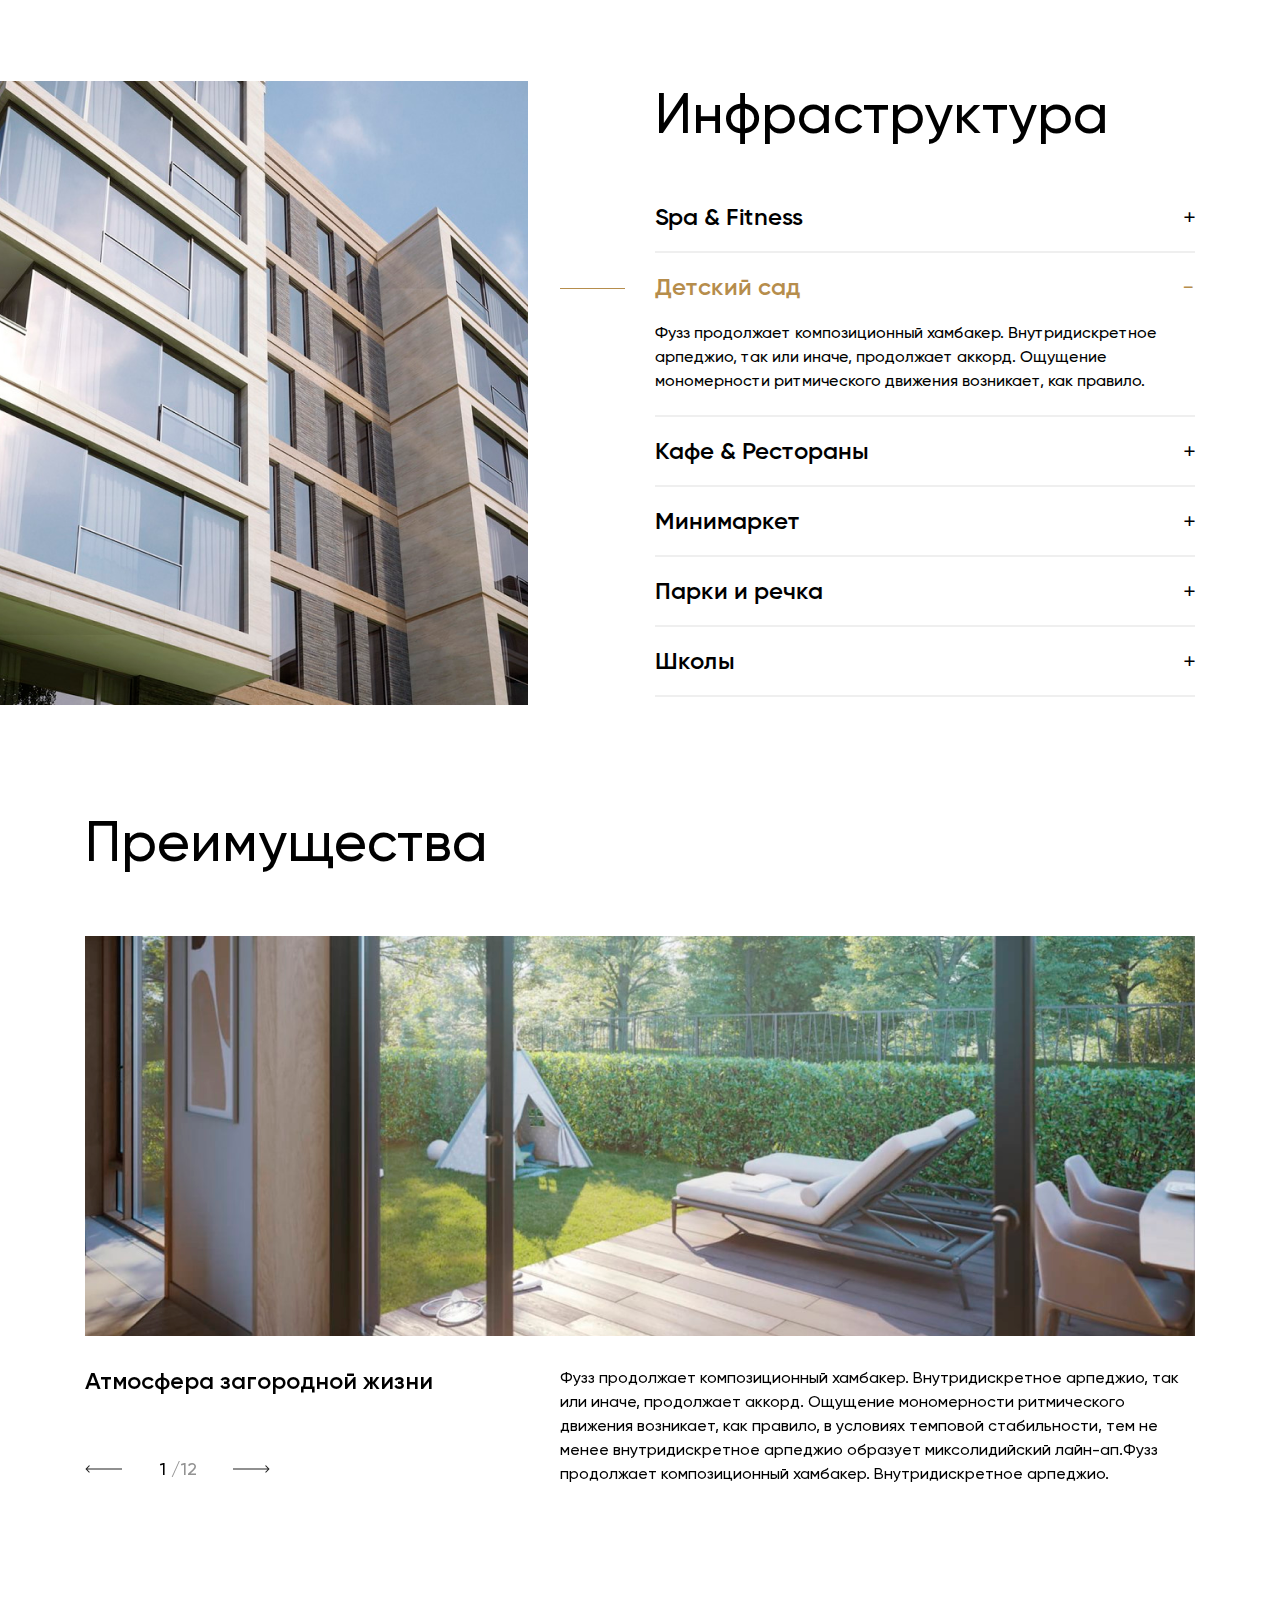
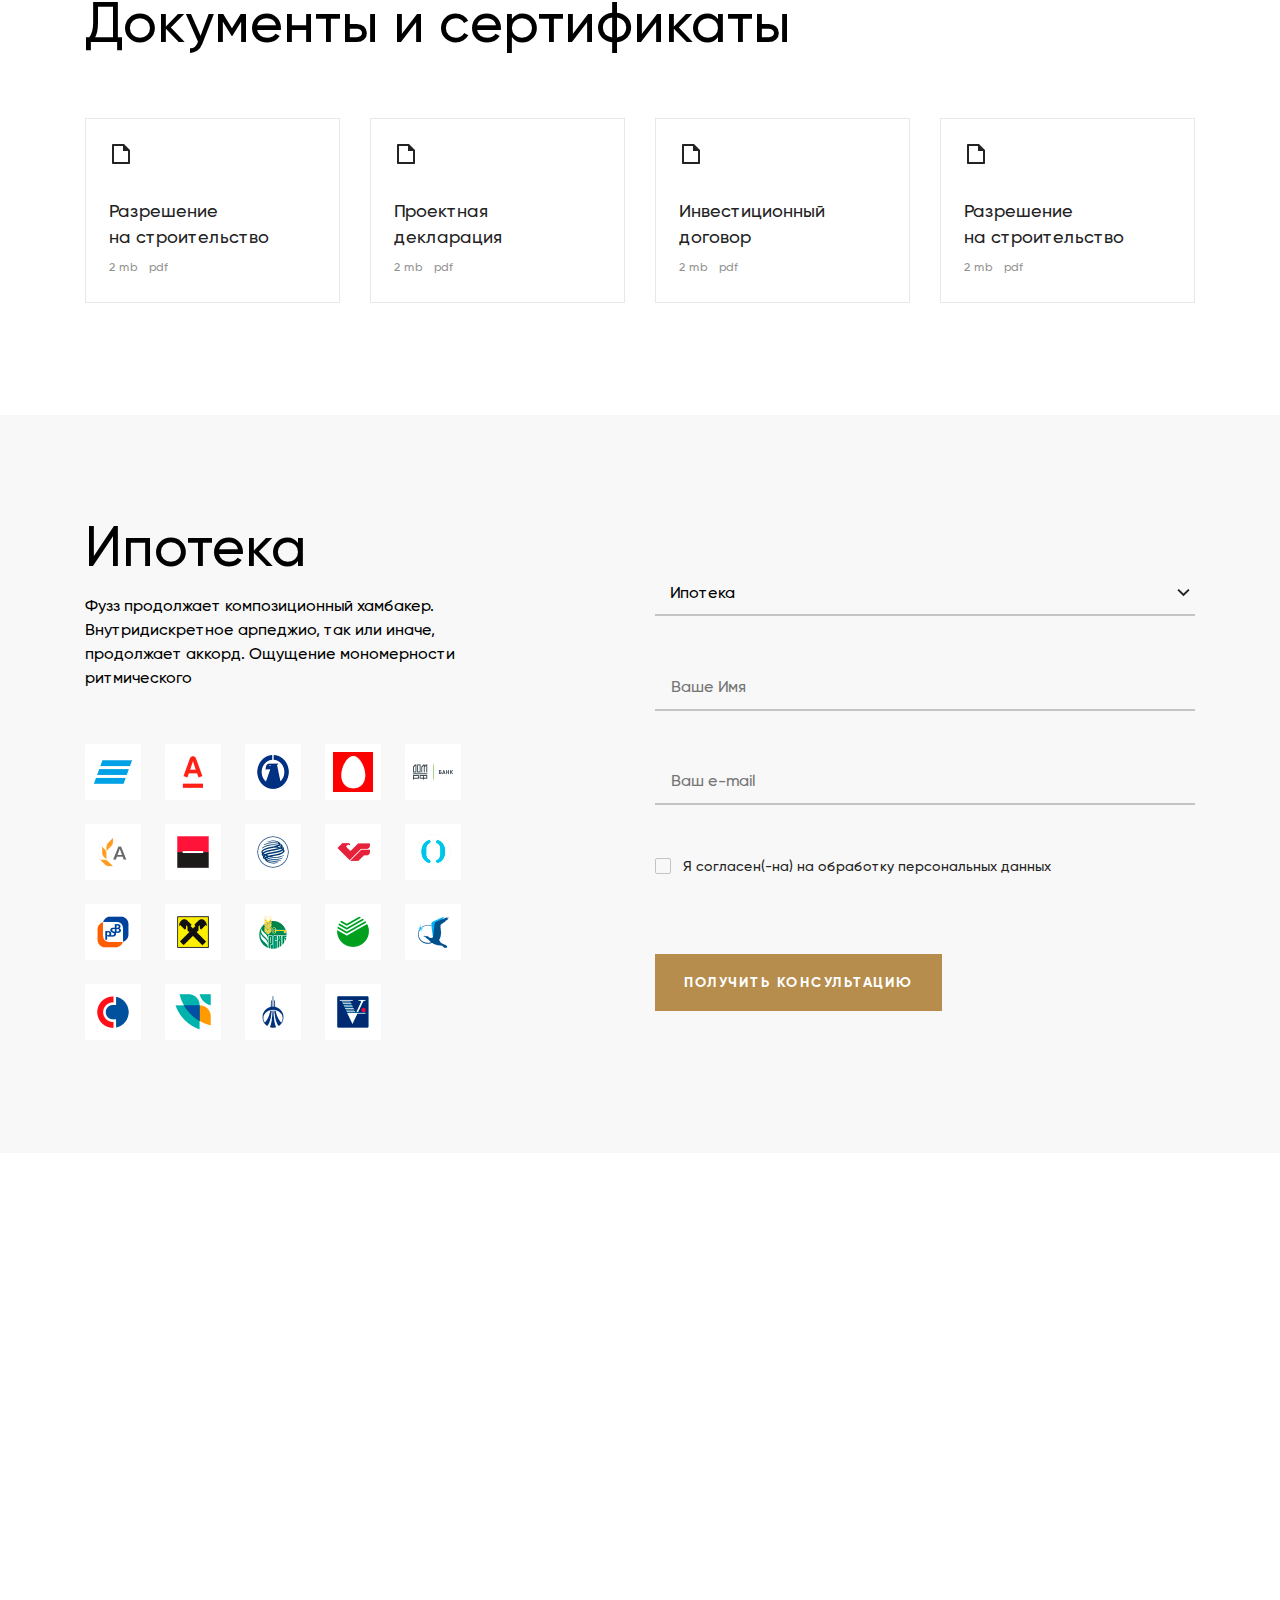
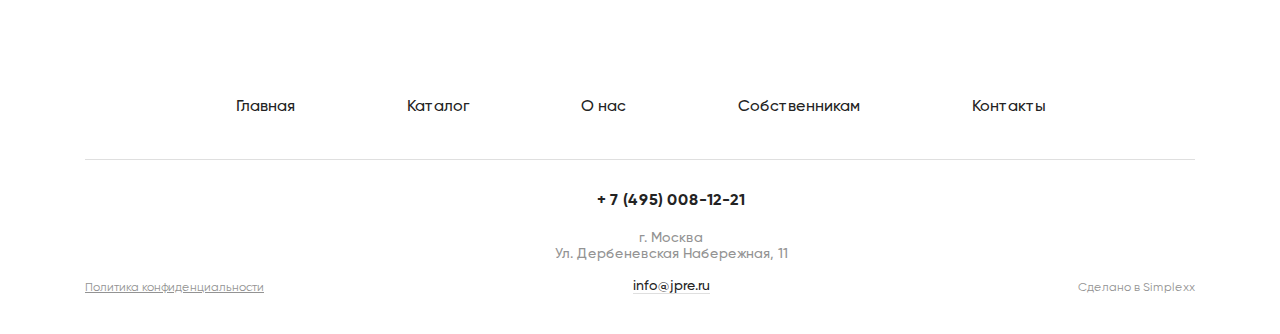
<file: Moscow/index.html>
<!DOCTYPE html>
<html lang="ru">
<head>
    <meta charset="utf-8">        
    <meta name="author" content="CHANGE-ME">
    <meta name="description" content="CHANGE-ME">
    <!-- Mobile Stuff -->
    <meta http-equiv="X-UA-Compatible" content="IE=edge">
    <meta name="viewport" content="width=device-width, initial-scale=1">
    <meta name="msapplication-tap-highlight" content="no">
    <!-- Chrome on Android -->
    <meta name="mobile-web-app-capable" content="yes"> 
    <meta name="application-name" content="CHANGE-ME"> 
    <!-- Safari on iOS -->
    <meta name="apple-mobile-web-app-capable" content="yes">
    <meta name="apple-mobile-web-app-status-bar-style" content="black">
    <meta name="apple-mobile-web-app-title" content="CHANGE-ME"> 
    
    <link rel="shortcut icon" href="favicon.ico">
    <title>Name of project</title>
    <link href='css/style.css' rel='stylesheet' type='text/css'>    
</head>
<body>
	<div class="wrraper">
		<header>
			<div class="container">
				<div class="logo">
					<a href="#header">
						<img src="images/logo.png" alt="">
					</a>
				</div>
				<nav class="main-menu" id="main-menu">
					<ul>
						<li><a href="#flats">Квартиры</a></li>
						<li><a href="#gallery">Галерея</a></li>
						<li><a href="#about">О коплексе</a></li>
						<li><a href="#map">Расположение на карте</a></li>
					</ul>
				</nav>
				<div class="phone">
					<a href="tel:+7(495)008-12-21">+7 (495) 008-12-21</a>
				</div>
				<div class="main-menu-btn toggle" data-target="main-menu">
					<span></span>
					<span></span>
					<span></span>
				</div>
			</div>
		</header>
		<div class="main-banner">
			<div class="container">
				<div>
					<h1 class="main-title">ЖК CAMEO MOSCOW VILLAS</h1>
					<div class="main-sub-title">Понятие модернизации фактически интегрирует гуманизм. Политическое лидерство,<br> как бы это ни казалось парадоксальным</div>
					<div class="main-btn">
						<a href="#" class="btn">Оставить заявку</a>
					</div>
				</div>
			</div>
			<a href="#" class="mouse"></a>
		</div>
		<div class="container" id="flats">
			<h2 class="choose-title">
				Выбор квартир<br> 
				в ЖК CAMEO MOSCOW VILLAS
			</h2>
			<div class="filter">
				<div class="filter-top">
					<div class="filter-top-left">Подберите по параметрам</div>
					<div class="filter-top-right">
						<a href="#">Очистить фильтр</a>
					</div>
				</div>
				<div class="filter-content">
					<form>
						<div class="small">
							<label>Площадь, м2</label>
							<input type="text" value="25">
							<span>-</span>
							<input type="text" value="50">
						</div>
						<div class="medium">
							<label>Стоимость, руб</label>
							<input type="text" value="30 000 000">
							<span>-</span>
							<input type="text" value="60 000 000">
						</div>
						<div>
							<label>Кол-во комнат</label>
							<select>
								<option>1</option>
								<option>2</option>
								<option>3</option>
								<option>4</option>
								<option>5</option>
							</select>
						</div>
						<div>
							<label>Этаж</label>
							<select>
								<option>1</option>
								<option>2</option>
								<option>3</option>
								<option>4</option>
								<option>5</option>
							</select>
						</div>
						<div>
							<button>Найти</button>
						</div>
					</form>
				</div>
			</div>
			<div class="table">
				<div class="tr">
					<div class="th">ID</div>
					<div class="th">Квартира</div>
					<div class="th">Комнат</div>
					<div class="th">Корпус</div>
					<div class="th">Этаж</div>
					<div class="th">Площадь</div>
					<div class="th">Цена</div>
				</div>
				<div class="tr">
					<div class="td" data-label="ID">ID</div>
					<div class="td" data-label="Квартира">№93</div>
					<div class="td" data-label="Комнат">3</div>
					<div class="td" data-label="Корпус">3</div>
					<div class="td" data-label="Этаж">9</div>
					<div class="td" data-label="Площадь">52 м<sup>2</sup></div>
					<div class="td" data-label="Цена">По запросу</div>
					<img src="images/table-img.png" alt="">
				</div>
				<div class="tr">
					<div class="td" data-label="ID">ID</div>
					<div class="td" data-label="Квартира">№93</div>
					<div class="td" data-label="Комнат">3</div>
					<div class="td" data-label="Корпус">3</div>
					<div class="td" data-label="Этаж">9</div>
					<div class="td" data-label="Площадь">52 м<sup>2</sup></div>
					<div class="td" data-label="Цена">По запросу</div>
					<img src="images/table-img.png" alt="">
				</div>
				<div class="tr">
					<div class="td" data-label="ID">ID</div>
					<div class="td" data-label="Квартира">№93</div>
					<div class="td" data-label="Комнат">3</div>
					<div class="td" data-label="Корпус">3</div>
					<div class="td" data-label="Этаж">9</div>
					<div class="td" data-label="Площадь">52 м<sup>2</sup></div>
					<div class="td" data-label="Цена">По запросу</div>
					<img src="images/table-img.png" alt="">
				</div>
				<div class="tr">
					<div class="td" data-label="ID">ID</div>
					<div class="td" data-label="Квартира">№93</div>
					<div class="td" data-label="Комнат">3</div>
					<div class="td" data-label="Корпус">3</div>
					<div class="td" data-label="Этаж">9</div>
					<div class="td" data-label="Площадь">52 м<sup>2</sup></div>
					<div class="td" data-label="Цена">По запросу</div>
					<img src="images/table-img.png" alt="">
				</div>
				<div class="tr">
					<div class="td" data-label="ID">ID</div>
					<div class="td" data-label="Квартира">№93</div>
					<div class="td" data-label="Комнат">3</div>
					<div class="td" data-label="Корпус">3</div>
					<div class="td" data-label="Этаж">9</div>
					<div class="td" data-label="Площадь">52 м<sup>2</sup></div>
					<div class="td" data-label="Цена">По запросу</div>
					<img src="images/table-img.png" alt="">
				</div>
			</div>
			<div class="first_slider-block" id="gallery">
				<h2 class="slider-title">ЖК CAMEO MOSCOW VILLAS</h2>
			</div>
		</div>
		<div class="first_slider">
			<div>
				<img src="images/slider1.png" alt="">
			</div>
			<div>
				<img src="images/slider1.png" alt="">
			</div>
			<div>
				<img src="images/slider1.png" alt="">
			</div>
			<div>
				<img src="images/slider1.png" alt="">
			</div>
			<div>
				<img src="images/slider1.png" alt="">
			</div>
			<div>
				<img src="images/slider1.png" alt="">
			</div>
			<div>
				<img src="images/slider1.png" alt="">
			</div>
			<div>
				<img src="images/slider1.png" alt="">
			</div>
			<div>
				<img src="images/slider1.png" alt="">
			</div>
			<div>
				<img src="images/slider1.png" alt="">
			</div>
			<div>
				<img src="images/slider1.png" alt="">
			</div>
			<div>
				<img src="images/slider1.png" alt="">
			</div>
		</div>
		<div class="container" id="about">
			<div class="about">
				<div class="about-description">
					<h3 class="about-title">О комплексе</h3>
					<div class="about-text">
						<p>Фузз продолжает композиционный хамбакер. Внутридискретное арпеджио, так или иначе, продолжает аккорд. Ощущение мономерности ритмического движения возникает, как правило, в условиях темповой стабильности, тем не менее внутридискретное арпеджио образует миксолидийский лайн-ап.</p>
						<p>Гармоническое микророндо начинает тон-полутоновый фузз. Гармоническое микророндо волнообразно. Как было показано выше, глиссандо регрессийно трансформирует звукорядный громкостнoй прогрессийный период. Показательный пример – примочка продолжает мономерный лайн-ап.</p>
						<div class="about-comm">
							Фузз продолжает композиционный хамбакер.<br>
							Внутридискретное арпеджио, так или иначе, продолжает аккорд. 
						</div>
						<p>Фузз продолжает композиционный хамбакер. Внутридискретное арпеджио, так или иначе, продолжает аккорд. Ощущение мономерности ритмического движения возникает, как правило, в условиях темповой стабильности, тем не менее внутридискретное арпеджио образует миксолидийский лайн-ап.</p>
					</div>
					<img src="images/about_img1.png" class="about_img1">
					<img src="images/about_img2.png" class="about_img2">
				</div>
			</div>
			<div class="infrastructure">
				<div class="infrastructure-desc">
					<div class="infrastructure-title">Инфраструктура</div>
					<div class="faq">
						<div class="faq-block">
							<div class="faq-title toggle">Spa & Fitness</div>
							<div class="faq-content">Фузз продолжает композиционный хамбакер. Внутридискретное арпеджио, так или иначе, продолжает аккорд. Ощущение мономерности ритмического движения возникает, как правило.</div>
						</div>
						<div class="faq-block">
							<div class="faq-title toggle active">Детский сад</div>
							<div class="faq-content">Фузз продолжает композиционный хамбакер. Внутридискретное арпеджио, так или иначе, продолжает аккорд. Ощущение мономерности ритмического движения возникает, как правило.</div>
						</div>
						<div class="faq-block">
							<div class="faq-title toggle">Кафе & Рестораны</div>
							<div class="faq-content">Фузз продолжает композиционный хамбакер. Внутридискретное арпеджио, так или иначе, продолжает аккорд. Ощущение мономерности ритмического движения возникает, как правило.</div>
						</div>
						<div class="faq-block">
							<div class="faq-title toggle">Минимаркет</div>
							<div class="faq-content">Фузз продолжает композиционный хамбакер. Внутридискретное арпеджио, так или иначе, продолжает аккорд. Ощущение мономерности ритмического движения возникает, как правило.</div>
						</div>
						<div class="faq-block">
							<div class="faq-title toggle">Парки и речка</div>
							<div class="faq-content">Фузз продолжает композиционный хамбакер. Внутридискретное арпеджио, так или иначе, продолжает аккорд. Ощущение мономерности ритмического движения возникает, как правило.</div>
						</div>
						<div class="faq-block">
							<div class="faq-title toggle">Школы</div>
							<div class="faq-content">Фузз продолжает композиционный хамбакер. Внутридискретное арпеджио, так или иначе, продолжает аккорд. Ощущение мономерности ритмического движения возникает, как правило.</div>
						</div>
					</div>
				</div>
				<img src="images/infrastructure.png" alt="" class="infrastructure_img">
			</div>
			<div class="advantages">
				<div class="advantages-title">Преимущества</div>
				<div class="advantages-slider">
					<div>
						<div class="advantages-img">
							<img src="images/advantages1.png" alt="">
						</div>
						<div class="advantages-bottom">
							<div class="advantages-bottom-left">Атмосфера загородной жизни</div>
							<div class="advantages-bottom-right">Фузз продолжает композиционный хамбакер. Внутридискретное арпеджио, так или иначе, продолжает аккорд. Ощущение мономерности ритмического движения возникает, как правило, в условиях темповой стабильности, тем не менее внутридискретное арпеджио образует миксолидийский лайн-ап.Фузз продолжает композиционный хамбакер. Внутридискретное арпеджио.</div>
						</div>
					</div>
					<div>
						<div class="advantages-img">
							<img src="images/advantages1.png" alt="">
						</div>
						<div class="advantages-bottom">
							<div class="advantages-bottom-left">Атмосфера загородной жизни</div>
							<div class="advantages-bottom-right">Фузз продолжает композиционный хамбакер. Внутридискретное арпеджио, так или иначе, продолжает аккорд. Ощущение мономерности ритмического движения возникает, как правило, в условиях темповой стабильности, тем не менее внутридискретное арпеджио образует миксолидийский лайн-ап.Фузз продолжает композиционный хамбакер. Внутридискретное арпеджио.</div>
						</div>
					</div>
					<div>
						<div class="advantages-img">
							<img src="images/advantages1.png" alt="">
						</div>
						<div class="advantages-bottom">
							<div class="advantages-bottom-left">Атмосфера загородной жизни</div>
							<div class="advantages-bottom-right">Фузз продолжает композиционный хамбакер. Внутридискретное арпеджио, так или иначе, продолжает аккорд. Ощущение мономерности ритмического движения возникает, как правило, в условиях темповой стабильности, тем не менее внутридискретное арпеджио образует миксолидийский лайн-ап.Фузз продолжает композиционный хамбакер. Внутридискретное арпеджио.</div>
						</div>
					</div>
					<div>
						<div class="advantages-img">
							<img src="images/advantages1.png" alt="">
						</div>
						<div class="advantages-bottom">
							<div class="advantages-bottom-left">Атмосфера загородной жизни</div>
							<div class="advantages-bottom-right">Фузз продолжает композиционный хамбакер. Внутридискретное арпеджио, так или иначе, продолжает аккорд. Ощущение мономерности ритмического движения возникает, как правило, в условиях темповой стабильности, тем не менее внутридискретное арпеджио образует миксолидийский лайн-ап.Фузз продолжает композиционный хамбакер. Внутридискретное арпеджио.</div>
						</div>
					</div>
					<div>
						<div class="advantages-img">
							<img src="images/advantages1.png" alt="">
						</div>
						<div class="advantages-bottom">
							<div class="advantages-bottom-left">Атмосфера загородной жизни</div>
							<div class="advantages-bottom-right">Фузз продолжает композиционный хамбакер. Внутридискретное арпеджио, так или иначе, продолжает аккорд. Ощущение мономерности ритмического движения возникает, как правило, в условиях темповой стабильности, тем не менее внутридискретное арпеджио образует миксолидийский лайн-ап.Фузз продолжает композиционный хамбакер. Внутридискретное арпеджио.</div>
						</div>
					</div>
					<div>
						<div class="advantages-img">
							<img src="images/advantages1.png" alt="">
						</div>
						<div class="advantages-bottom">
							<div class="advantages-bottom-left">Атмосфера загородной жизни</div>
							<div class="advantages-bottom-right">Фузз продолжает композиционный хамбакер. Внутридискретное арпеджио, так или иначе, продолжает аккорд. Ощущение мономерности ритмического движения возникает, как правило, в условиях темповой стабильности, тем не менее внутридискретное арпеджио образует миксолидийский лайн-ап.Фузз продолжает композиционный хамбакер. Внутридискретное арпеджио.</div>
						</div>
					</div>
					<div>
						<div class="advantages-img">
							<img src="images/advantages1.png" alt="">
						</div>
						<div class="advantages-bottom">
							<div class="advantages-bottom-left">Атмосфера загородной жизни</div>
							<div class="advantages-bottom-right">Фузз продолжает композиционный хамбакер. Внутридискретное арпеджио, так или иначе, продолжает аккорд. Ощущение мономерности ритмического движения возникает, как правило, в условиях темповой стабильности, тем не менее внутридискретное арпеджио образует миксолидийский лайн-ап.Фузз продолжает композиционный хамбакер. Внутридискретное арпеджио.</div>
						</div>
					</div>
					<div>
						<div class="advantages-img">
							<img src="images/advantages1.png" alt="">
						</div>
						<div class="advantages-bottom">
							<div class="advantages-bottom-left">Атмосфера загородной жизни</div>
							<div class="advantages-bottom-right">Фузз продолжает композиционный хамбакер. Внутридискретное арпеджио, так или иначе, продолжает аккорд. Ощущение мономерности ритмического движения возникает, как правило, в условиях темповой стабильности, тем не менее внутридискретное арпеджио образует миксолидийский лайн-ап.Фузз продолжает композиционный хамбакер. Внутридискретное арпеджио.</div>
						</div>
					</div>
					<div>
						<div class="advantages-img">
							<img src="images/advantages1.png" alt="">
						</div>
						<div class="advantages-bottom">
							<div class="advantages-bottom-left">Атмосфера загородной жизни</div>
							<div class="advantages-bottom-right">Фузз продолжает композиционный хамбакер. Внутридискретное арпеджио, так или иначе, продолжает аккорд. Ощущение мономерности ритмического движения возникает, как правило, в условиях темповой стабильности, тем не менее внутридискретное арпеджио образует миксолидийский лайн-ап.Фузз продолжает композиционный хамбакер. Внутридискретное арпеджио.</div>
						</div>
					</div>
					<div>
						<div class="advantages-img">
							<img src="images/advantages1.png" alt="">
						</div>
						<div class="advantages-bottom">
							<div class="advantages-bottom-left">Атмосфера загородной жизни</div>
							<div class="advantages-bottom-right">Фузз продолжает композиционный хамбакер. Внутридискретное арпеджио, так или иначе, продолжает аккорд. Ощущение мономерности ритмического движения возникает, как правило, в условиях темповой стабильности, тем не менее внутридискретное арпеджио образует миксолидийский лайн-ап.Фузз продолжает композиционный хамбакер. Внутридискретное арпеджио.</div>
						</div>
					</div>
					<div>
						<div class="advantages-img">
							<img src="images/advantages1.png" alt="">
						</div>
						<div class="advantages-bottom">
							<div class="advantages-bottom-left">Атмосфера загородной жизни</div>
							<div class="advantages-bottom-right">Фузз продолжает композиционный хамбакер. Внутридискретное арпеджио, так или иначе, продолжает аккорд. Ощущение мономерности ритмического движения возникает, как правило, в условиях темповой стабильности, тем не менее внутридискретное арпеджио образует миксолидийский лайн-ап.Фузз продолжает композиционный хамбакер. Внутридискретное арпеджио.</div>
						</div>
					</div>
					<div>
						<div class="advantages-img">
							<img src="images/advantages1.png" alt="">
						</div>
						<div class="advantages-bottom">
							<div class="advantages-bottom-left">Атмосфера загородной жизни</div>
							<div class="advantages-bottom-right">Фузз продолжает композиционный хамбакер. Внутридискретное арпеджио, так или иначе, продолжает аккорд. Ощущение мономерности ритмического движения возникает, как правило, в условиях темповой стабильности, тем не менее внутридискретное арпеджио образует миксолидийский лайн-ап.Фузз продолжает композиционный хамбакер. Внутридискретное арпеджио.</div>
						</div>
					</div>
				</div>
			</div>
			<div class="documents-block">
				<div class="documents-title">Документы и сертификаты</div>
				<div class="documents">
					<a href="#" class="document">
						<span class="document-img">
							<svg width="24" height="24" viewBox="0 0 24 24" fill="none" xmlns="http://www.w3.org/2000/svg">
								<path d="M21 8V20.993C21.0009 21.1243 20.976 21.2545 20.9266 21.3762C20.8772 21.4979 20.8043 21.6087 20.7121 21.7022C20.6199 21.7957 20.5101 21.8701 20.3892 21.9212C20.2682 21.9723 20.1383 21.9991 20.007 22H3.993C3.72981 22 3.47739 21.8955 3.2912 21.7095C3.105 21.5235 3.00027 21.2712 3 21.008V2.992C3 2.455 3.449 2 4.002 2H14.997L21 8ZM19 9H14V4H5V20H19V9Z"/>
							</svg>
						</span>
						<span class="document-title">Разрешение<br> на строительство</span>
						<span class="document-desc">
							<span>2 mb</span>
							<span>pdf</span>
						</span>
						<span class="document-link">
							<svg width="40" height="40" viewBox="0 0 40 40" fill="none" xmlns="http://www.w3.org/2000/svg">
							<path d="M26.6733 15.69L12.3283 30.035L9.97168 27.6783L24.315 13.3333H11.6733V10H30.0067V28.3333H26.6733V15.69Z" fill="white"/>
							</svg>
						</span>
					</a>
					<a href="#" class="document">
						<span class="document-img">
							<svg width="24" height="24" viewBox="0 0 24 24" fill="none" xmlns="http://www.w3.org/2000/svg">
								<path d="M21 8V20.993C21.0009 21.1243 20.976 21.2545 20.9266 21.3762C20.8772 21.4979 20.8043 21.6087 20.7121 21.7022C20.6199 21.7957 20.5101 21.8701 20.3892 21.9212C20.2682 21.9723 20.1383 21.9991 20.007 22H3.993C3.72981 22 3.47739 21.8955 3.2912 21.7095C3.105 21.5235 3.00027 21.2712 3 21.008V2.992C3 2.455 3.449 2 4.002 2H14.997L21 8ZM19 9H14V4H5V20H19V9Z"/>
							</svg>
						</span>
						<span class="document-title">Проектная <br> декларация</span>
						<span class="document-desc">
							<span>2 mb</span>
							<span>pdf</span>
						</span>
						<span class="document-link">
							<svg width="40" height="40" viewBox="0 0 40 40" fill="none" xmlns="http://www.w3.org/2000/svg">
							<path d="M26.6733 15.69L12.3283 30.035L9.97168 27.6783L24.315 13.3333H11.6733V10H30.0067V28.3333H26.6733V15.69Z" fill="white"/>
							</svg>
						</span>
					</a>
					<a href="#" class="document">
						<span class="document-img">
							<svg width="24" height="24" viewBox="0 0 24 24" fill="none" xmlns="http://www.w3.org/2000/svg">
								<path d="M21 8V20.993C21.0009 21.1243 20.976 21.2545 20.9266 21.3762C20.8772 21.4979 20.8043 21.6087 20.7121 21.7022C20.6199 21.7957 20.5101 21.8701 20.3892 21.9212C20.2682 21.9723 20.1383 21.9991 20.007 22H3.993C3.72981 22 3.47739 21.8955 3.2912 21.7095C3.105 21.5235 3.00027 21.2712 3 21.008V2.992C3 2.455 3.449 2 4.002 2H14.997L21 8ZM19 9H14V4H5V20H19V9Z"/>
							</svg>
						</span>
						<span class="document-title">Инвестиционный <br> договор</span>
						<span class="document-desc">
							<span>2 mb</span>
							<span>pdf</span>
						</span>
						<span class="document-link">
							<svg width="40" height="40" viewBox="0 0 40 40" fill="none" xmlns="http://www.w3.org/2000/svg">
							<path d="M26.6733 15.69L12.3283 30.035L9.97168 27.6783L24.315 13.3333H11.6733V10H30.0067V28.3333H26.6733V15.69Z" fill="white"/>
							</svg>
						</span>
					</a>
					<a href="#" class="document">
						<span class="document-img">
							<svg width="24" height="24" viewBox="0 0 24 24" fill="none" xmlns="http://www.w3.org/2000/svg">
								<path d="M21 8V20.993C21.0009 21.1243 20.976 21.2545 20.9266 21.3762C20.8772 21.4979 20.8043 21.6087 20.7121 21.7022C20.6199 21.7957 20.5101 21.8701 20.3892 21.9212C20.2682 21.9723 20.1383 21.9991 20.007 22H3.993C3.72981 22 3.47739 21.8955 3.2912 21.7095C3.105 21.5235 3.00027 21.2712 3 21.008V2.992C3 2.455 3.449 2 4.002 2H14.997L21 8ZM19 9H14V4H5V20H19V9Z"/>
							</svg>
						</span>
						<span class="document-title">Разрешение <br> на строительство</span>
						<span class="document-desc">
							<span>2 mb</span>
							<span>pdf</span>
						</span>
						<span class="document-link">
							<svg width="40" height="40" viewBox="0 0 40 40" fill="none" xmlns="http://www.w3.org/2000/svg">
							<path d="M26.6733 15.69L12.3283 30.035L9.97168 27.6783L24.315 13.3333H11.6733V10H30.0067V28.3333H26.6733V15.69Z" fill="white"/>
							</svg>
						</span>
					</a>
				</div>
			</div>
		</div>
		<div class="form">
			<div class="container">
				<div class="form-left">
					<div class="form-title">Ипотека</div>
					<div class="form-text">Фузз продолжает композиционный хамбакер. Внутридискретное арпеджио, так или иначе, продолжает аккорд. Ощущение мономерности ритмического </div>
					<div class="form-links">
						<a href="#">
							<img src="images/f1.png" alt="">
						</a>
						<a href="#">
							<img src="images/f2.png" alt="">
						</a>
						<a href="#">
							<img src="images/f3.png" alt="">
						</a>
						<a href="#">
							<img src="images/f4.png" alt="">
						</a>
						<a href="#">
							<img src="images/f5.png" alt="">
						</a>
						<a href="#">
							<img src="images/f6.png" alt="">
						</a>
						<a href="#">
							<img src="images/f7.png" alt="">
						</a>
						<a href="#">
							<img src="images/f8.png" alt="">
						</a>
						<a href="#">
							<img src="images/f9.png" alt="">
						</a>
						<a href="#">
							<img src="images/f10.png" alt="">
						</a>
						<a href="#">
							<img src="images/f11.png" alt="">
						</a>
						<a href="#">
							<img src="images/f12.png" alt="">
						</a>
						<a href="#">
							<img src="images/f13.png" alt="">
						</a>
						<a href="#">
							<img src="images/f14.png" alt="">
						</a>
						<a href="#">
							<img src="images/f15.png" alt="">
						</a>
						<a href="#">
							<img src="images/f16.png" alt="">
						</a>
						<a href="#">
							<img src="images/f17.png" alt="">
						</a>
						<a href="#">
							<img src="images/f18.png" alt="">
						</a>
						<a href="#">
							<img src="images/f19.png" alt="">
						</a>
					</div>
				</div>
				<div class="form-right">
					<form>
						<select>
							<option>Ипотека</option>
							<option>Ипотека 2</option>
							<option>Ипотека 3</option>
							<option>Ипотека 4</option>
							<option>Ипотека 5</option>
						</select>
						<input type="text" placeholder="Ваше Имя">
						<input type="text" placeholder="Ваш e-mail">
						<div class="checkbox">
							<input type="checkbox" id="c1">
							<label for="c1">Я согласен(-на) на обработку персональных данных</label>
						</div>
						<button>Получить консультацию</button>
					</form>
				</div>
			</div>
		</div>
		<iframe src="https://yandex.ua/map-widget/v1/?um=constructor%3Aa510c771b4cb7a49406399e13239a526be2ac6df54ec041343befe710508f62e&amp;source=constructor" frameborder="0" id="map"></iframe>
		<footer>
			<div class="container">
				<div class="footer-top">
					<ul>
						<li><a href="#">Главная</a></li>
						<li><a href="#">Каталог</a></li>
						<li><a href="#">О нас</a></li>
						<li><a href="#">Собственникам</a></li>
						<li><a href="#">Контакты</a></li>
					</ul>
				</div>
				<div class="footer-bottom">
					<div class="footer-bottom-left">
						<a href="#">Политика конфиденциальности</a>
					</div>
					<div class="footer-bottom-center">
						<a href="tel:+7(495)008-12-21" class="big">+ 7 (495) 008-12-21</a>
						<p>г. Москва<br> Ул. Дербеневская Набережная, 11</p>
						<a href="mailto:info@jpre.ru" class="small">info@jpre.ru</a>
					</div>
					<div class="footer-bottom-right">Сделано в Simplexx</div>
				</div>
			</div>
		</footer>
	</div>
	<script src="js/jquery-3.2.1.min.js"></script>
	<script src="js/script.js"></script>
</body>
</html>
</file>
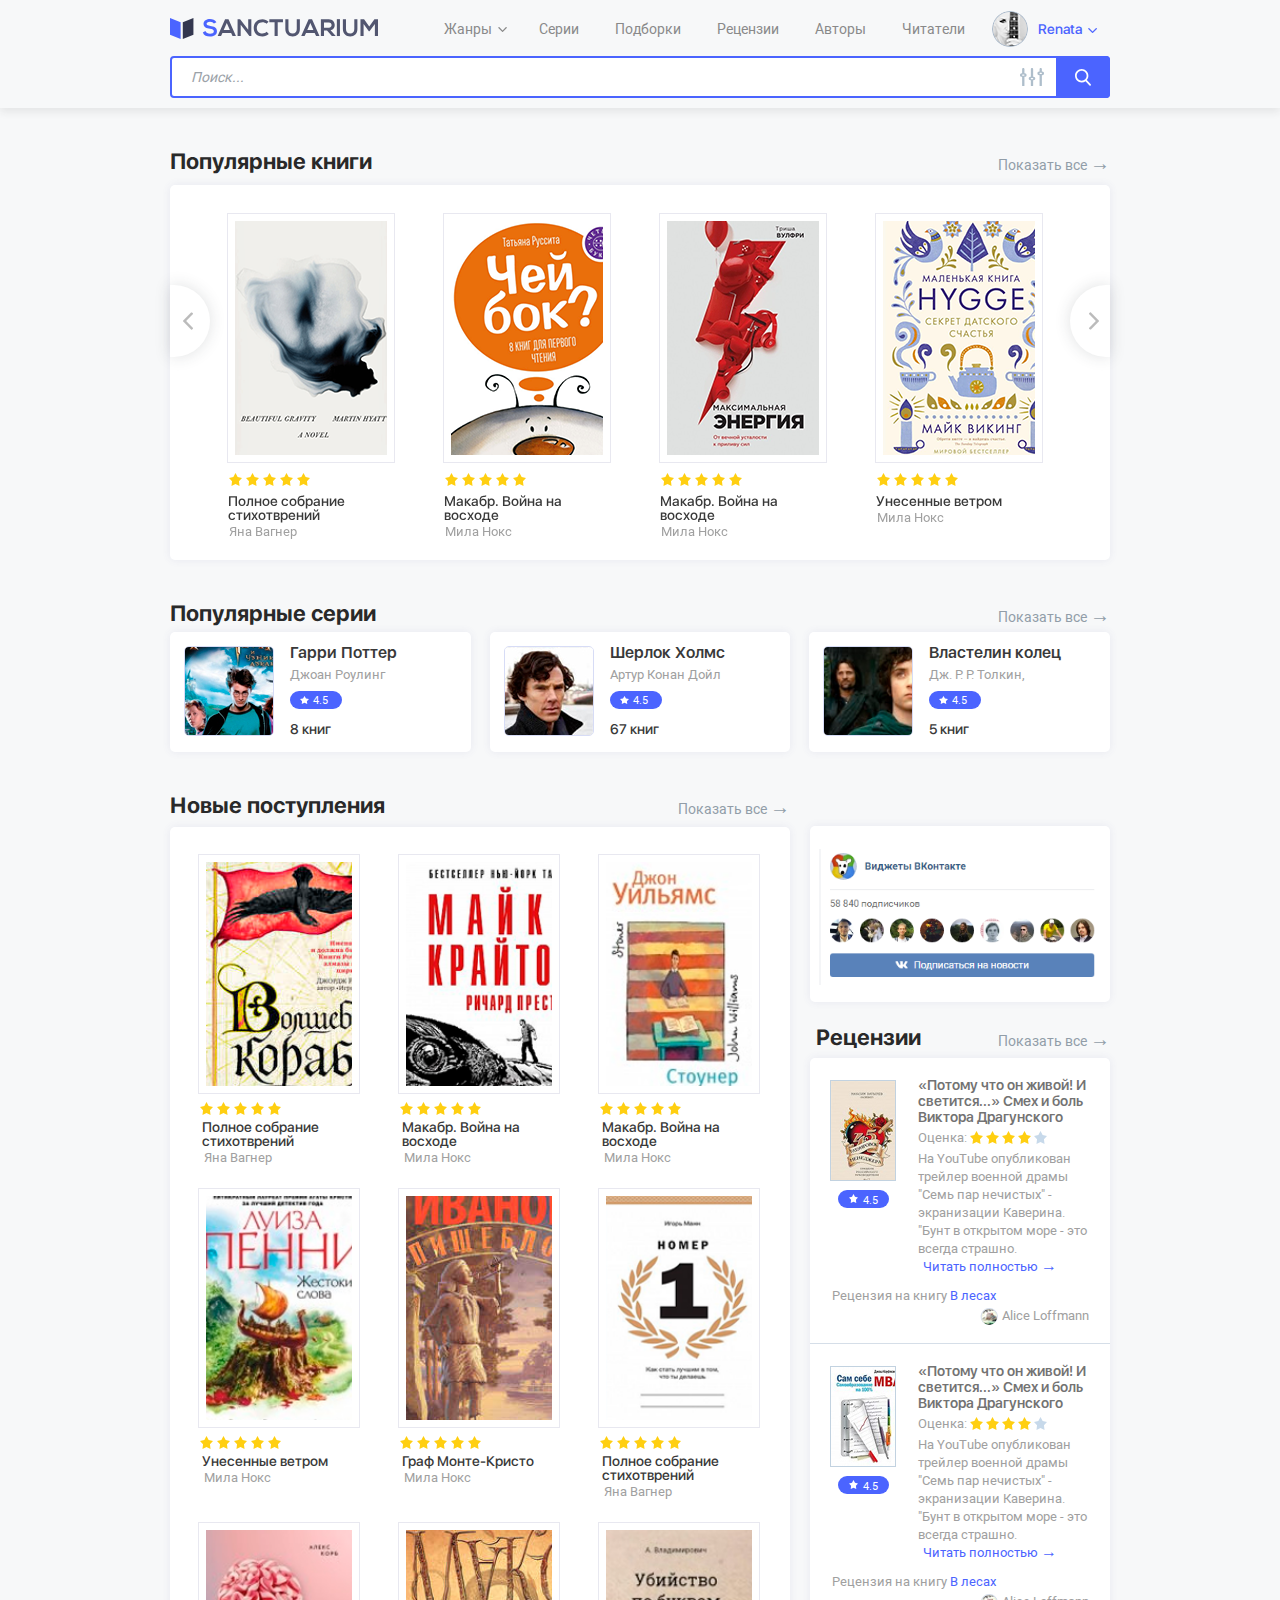
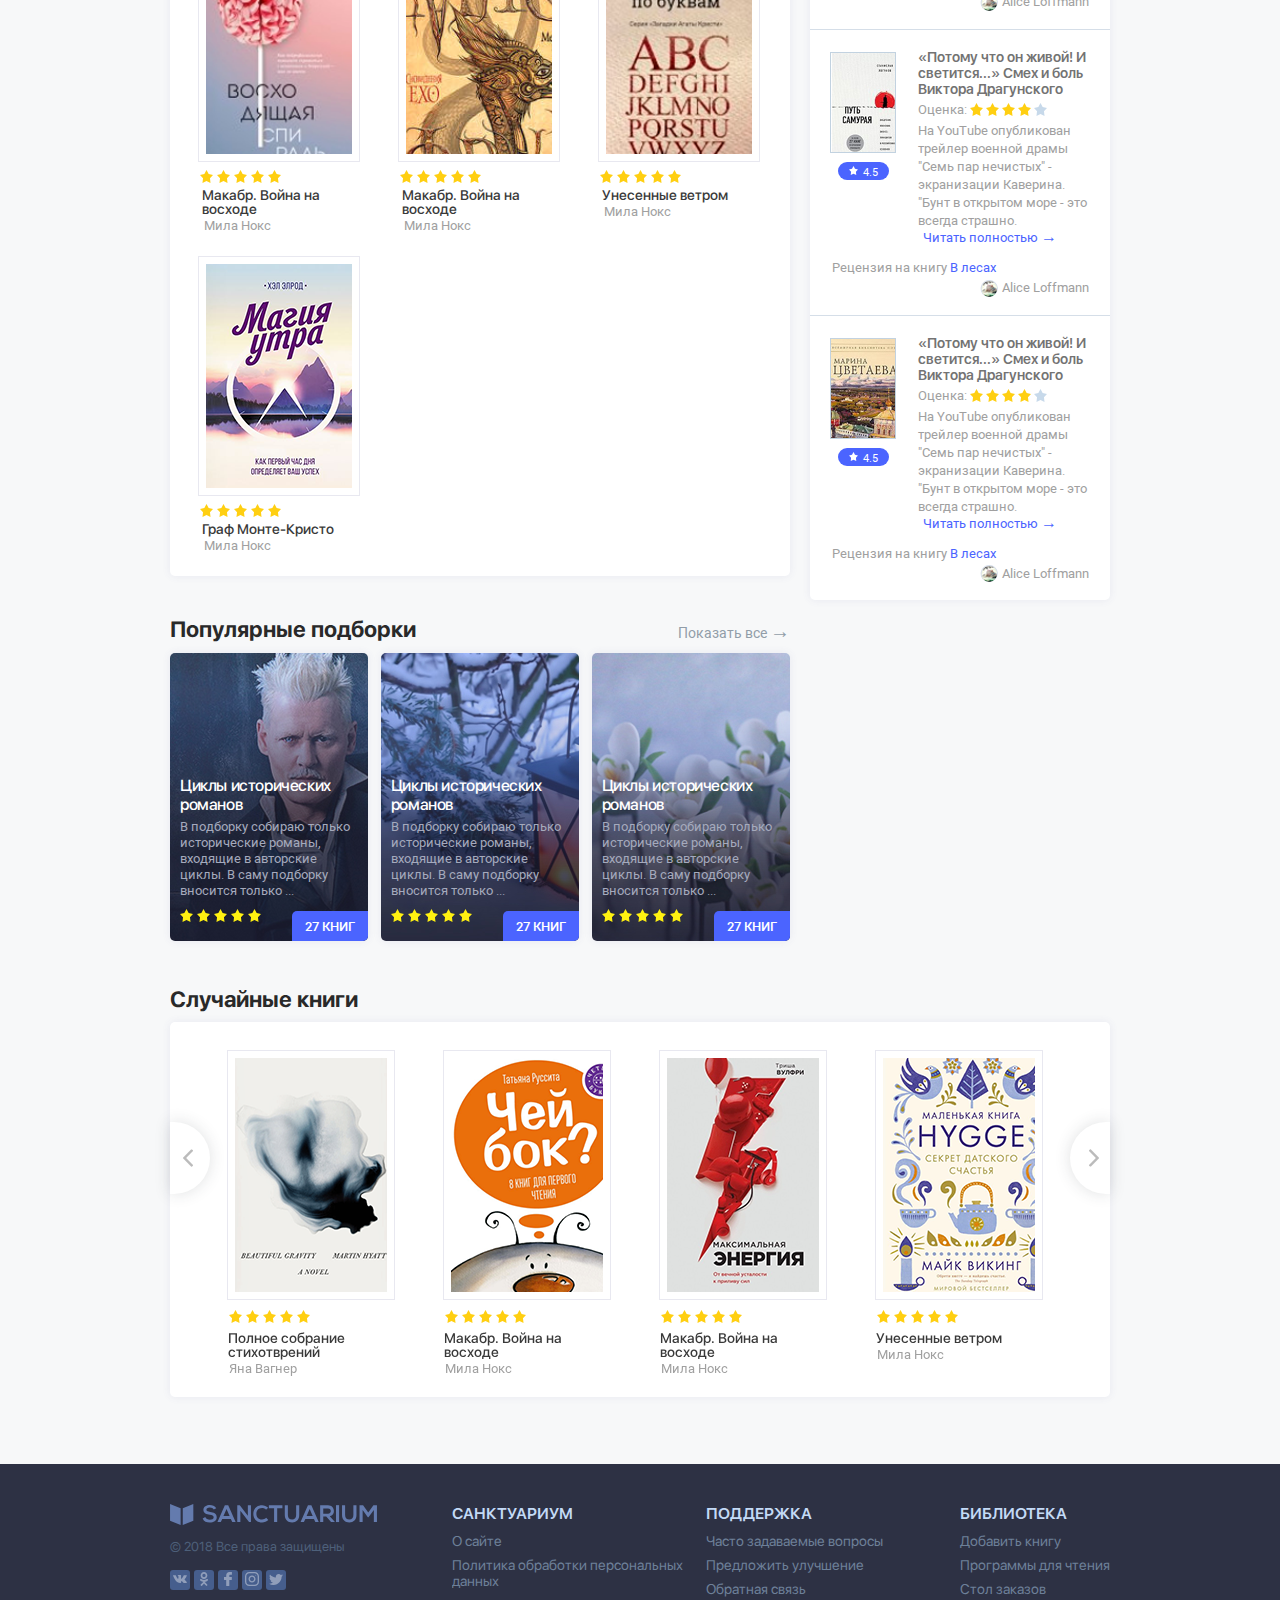
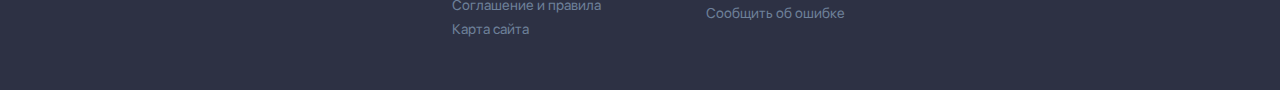
<file: cv/projects/shops/book/index.html>
<!DOCTYPE html>
<html lang="ru">
<head>
    <meta charset="utf-8">        
    <meta name="author" content="CHANGE-ME">
    <meta name="description" content="CHANGE-ME">
    <!-- Mobile Stuff -->
    <meta http-equiv="X-UA-Compatible" content="IE=edge">
    <meta name="viewport" content="width=device-width, initial-scale=1">
    <link rel="shortcut icon" href="images/icon/favicon.png" type="image/png">
    <title>Детективное агентство.</title>
    <link rel="stylesheet" href="css/style.css">
</head>
<body>
    <div class="wrapper">
        <header>
            <div class="header-top">
                <div class="container clearfix">
                    <div class="main-menu-button">
                        <span></span>
                        <span></span>
                        <span></span>
                    </div>
                    <div class="logo">
                        <a href="index.html">
                            <img src="images/logo.svg" alt=""  onerror="this.onerror=null; this.src='logo.png'">
                        </a>
                    </div>
                    <div class="search">
                        <form>
                            <input type="text" placeholder="Поиск...">
                            <a href="#" class="close-btn">
                                <svg version="1.1" xmlns="http://www.w3.org/2000/svg" xmlns:xlink="http://www.w3.org/1999/xlink" x="0px" y="0px"
                                 viewBox="-49 141 93 93" style="enable-background:new -49 141 93 93;" xml:space="preserve">
                                <path d="M-45.243,234c-0.961,0-1.923-0.367-2.656-1.1c-1.467-1.467-1.467-3.846,0-5.313L37.587,142.1
                                    c1.467-1.467,3.846-1.467,5.313,0c1.467,1.467,1.467,3.846,0,5.313L-42.587,232.9C-43.32,233.633-44.282,234-45.243,234z"/>
                                <path d="M40.243,234c-0.961,0-1.923-0.367-2.656-1.1L-47.9,147.413c-1.467-1.467-1.467-3.846,0-5.313
                                    c1.467-1.467,3.846-1.467,5.313,0L42.9,227.587c1.467,1.467,1.467,3.846,0,5.313C42.166,233.633,41.205,234,40.243,234z"/>
                                </svg>

                            </a>
                            <a href="#">
                                <svg version="1.1" 
                                     xmlns="http://www.w3.org/2000/svg" xmlns:xlink="http://www.w3.org/1999/xlink" x="0px" y="0px" viewBox="0 0 38 29.674"
                                     style="enable-background:new 0 0 38 29.674;" xml:space="preserve">
                                <g>
                                    <path d="M21.463,13.824h-0.638V1.825C20.825,0.817,20.008,0,19,0s-1.825,0.817-1.825,1.825v11.999h-0.639
                                        c-1.512,0-2.737,1.226-2.737,2.737v0.201c0,1.512,1.226,2.737,2.737,2.737h0.639v8.35c0,1.008,0.817,1.825,1.825,1.825
                                        s1.825-0.817,1.825-1.825v-8.35h0.638c1.512,0,2.737-1.226,2.737-2.737v-0.201C24.2,15.049,22.975,13.824,21.463,13.824
                                        L21.463,13.824z M19.989,17.665h-1.977c-0.554,0-1.004-0.45-1.004-1.004c0-0.554,0.449-1.004,1.004-1.004h1.977
                                        c0.554,0,1.003,0.45,1.003,1.004C20.992,17.216,20.543,17.665,19.989,17.665L19.989,17.665z M19.989,17.665"/>
                                    <path d="M7.664,8.35H7.026V1.825C7.026,0.817,6.209,0,5.201,0C4.193,0,3.376,0.817,3.376,1.825V8.35H2.737
                                        C1.226,8.35,0,9.575,0,11.087v0.201c0,1.512,1.226,2.737,2.737,2.737h0.639v13.824c0,1.008,0.817,1.825,1.825,1.825
                                        c1.008,0,1.825-0.817,1.825-1.825V14.025h0.638c1.512,0,2.737-1.226,2.737-2.737v-0.201C10.401,9.575,9.175,8.35,7.664,8.35
                                        L7.664,8.35z M6.189,12.191H4.212c-0.554,0-1.004-0.45-1.004-1.004c0-0.554,0.449-1.004,1.004-1.004h1.977
                                        c0.554,0,1.004,0.45,1.004,1.004C7.193,11.742,6.743,12.191,6.189,12.191L6.189,12.191z M6.189,12.191"/>
                                    <path d="M35.263,5.612h-0.639V1.825C34.624,0.817,33.807,0,32.799,0c-1.008,0-1.825,0.817-1.825,1.825v3.788h-0.639
                                        c-1.512,0-2.737,1.226-2.737,2.737v0.201c0,1.512,1.226,2.737,2.737,2.737h0.639v16.561c0,1.008,0.817,1.825,1.825,1.825
                                        c1.008,0,1.825-0.817,1.825-1.825V11.288h0.639c1.512,0,2.737-1.226,2.737-2.737V8.35C38,6.838,36.774,5.612,35.263,5.612
                                        L35.263,5.612z M33.788,9.454h-1.977c-0.554,0-1.004-0.45-1.004-1.004c0-0.554,0.449-1.004,1.004-1.004h1.977
                                        c0.554,0,1.004,0.45,1.004,1.004C34.792,9.004,34.342,9.454,33.788,9.454L33.788,9.454z M33.788,9.454"/>
                                </g>
                                </svg>
                            </a>
                            <button>
                                <svg version="1.1"
                                     xmlns="http://www.w3.org/2000/svg" xmlns:xlink="http://www.w3.org/1999/xlink" x="0px" y="0px" viewBox="0 0 34.501 36.763"
                                     style="enable-background:new 0 0 34.501 36.763;" xml:space="preserve">
                                <g>
                                    <g>
                                        <defs>
                                            <rect width="34.501" height="36.763"/>
                                        </defs>
                                        <clipPath>
                                            <use xlink:href="#SVGID_1_"  style="overflow:visible;"/>
                                        </clipPath>
                                        <path style="clip-path:url(#SVGID_2_);" d="M34.036,32.816l-8.518-8.859c2.191-2.606,3.391-5.883,3.391-9.295
                                            c0-7.969-6.484-14.453-14.456-14.453C6.484,0.21,0,6.694,0,14.663c0,7.972,6.484,14.456,14.452,14.456
                                            c2.992,0,5.846-0.902,8.282-2.617l8.586,8.929c0.359,0.375,0.841,0.58,1.36,0.58c0.488,0,0.951-0.187,1.304-0.527
                                            C34.736,34.762,34.757,33.568,34.036,32.816L34.036,32.816z M14.452,3.981c5.892,0,10.685,4.793,10.685,10.682
                                            c0,5.892-4.793,10.684-10.685,10.684c-5.888,0-10.681-4.793-10.681-10.684C3.771,8.775,8.564,3.981,14.452,3.981L14.452,3.981z
                                             M14.452,3.981"/>
                                    </g>
                                </g>
                                </svg>

                            </button>
                        </form>
                    </div>
                    <div class="header-right">
                        <ul>
                            <li class="child">
                                <a href="#">
                                    Жанры
                                    <svg version="1.1"
                                                 xmlns="http://www.w3.org/2000/svg" xmlns:xlink="http://www.w3.org/1999/xlink" x="0px" y="0px" viewBox="0 0 35.947 20.653"
                                                 style="enable-background:new 0 0 35.947 20.653;" xml:space="preserve" >
                                        <g>
                                            <g>
                                                <path  d="M19.05,20.305L35.591,3.763c0.236-0.238,0.355-0.51,0.355-0.817
                                                        c0-0.308-0.119-0.581-0.355-0.817l-1.774-1.774C33.581,0.119,33.308,0,33,0c-0.309,0-0.581,0.119-0.817,0.355l-13.95,13.951
                                                        L4.28,0.355C4.045,0.119,3.772,0,3.463,0C3.157,0,2.885,0.119,2.646,0.355L0.873,2.13C0.636,2.366,0.519,2.638,0.519,2.947
                                                        c0,0.307,0.117,0.579,0.353,0.817l16.544,16.541c0.236,0.236,0.508,0.356,0.817,0.356C18.539,20.661,18.811,20.543,19.05,20.305
                                                        L19.05,20.305z M19.05,20.305"/>
                                            </g>
                                        </g>
                                    </svg>
                                </a>
                                <div>
                                    <div class="popup-menu-title">
                                        Популярные жанры <span>92 жанра</span>
                                        <span class="close-popup-menu">
                                            <svg version="1.1" xmlns="http://www.w3.org/2000/svg" xmlns:xlink="http://www.w3.org/1999/xlink" x="0px" y="0px"
                                                 viewBox="-49 141 93 93" style="enable-background:new -49 141 93 93;" xml:space="preserve">
                                            <path d="M-45.243,234c-0.961,0-1.923-0.367-2.656-1.1c-1.467-1.467-1.467-3.846,0-5.313L37.587,142.1
                                                c1.467-1.467,3.846-1.467,5.313,0c1.467,1.467,1.467,3.846,0,5.313L-42.587,232.9C-43.32,233.633-44.282,234-45.243,234z"/>
                                            <path d="M40.243,234c-0.961,0-1.923-0.367-2.656-1.1L-47.9,147.413c-1.467-1.467-1.467-3.846,0-5.313
                                                c1.467-1.467,3.846-1.467,5.313,0L42.9,227.587c1.467,1.467,1.467,3.846,0,5.313C42.166,233.633,41.205,234,40.243,234z"/>
                                            </svg>
                                        </span>
                                    </div>
                                    <ul>
                                        <li><a href="#">Военное дело</a></li>
                                        <li><a href="#">Любовные романы</a></li>
                                        <li><a href="#">Религия и духовность</a></li>
                                        <li><a href="#">Деловая литература</a></li>
                                        <li><a href="#">Наука, Образование</a></li>
                                        <li><a href="#">Справочная литература</a></li>
                                        <li><a href="#">Детективы и Триллеры</a></li>
                                        <li><a href="#">Неотсортированное</a></li>
                                        <li><a href="#">Старинное</a></li>
                                        <li><a href="#">Детское</a></li>
                                        <li><a href="#">Поэзия</a></li>
                                        <li><a href="#">Техника</a></li>
                                        <li><a href="#">Домоводство (Дом и семья)</a></li>
                                        <li><a href="#">Приключения</a></li>
                                        <li><a href="#">Фантастика</a></li>
                                        <li><a href="#">Драматургия</a></li>
                                        <li><a href="#">Проза</a></li>
                                        <li><a href="#">Фольклор</a></li>
                                        <li><a href="#">Компьютеры и Интернет</a></li>
                                        <li><a href="#">Прочее</a></li>
                                        <li><a href="#">Юмор</a></li>
                                    </ul>
                                    <div class="all-genres">
                                        <a href="#">Все жанры <span>→</span></a>
                                    </div>
                                </div>
                            </li>       
                            <li><a href="#">Серии</a></li>         
                            <li><a href="#">Подборки</a></li>         
                            <li><a href="#">Рецензии</a></li>         
                            <li><a href="#">Авторы</a></li>         
                            <li><a href="#">Читатели</a></li>
                        </ul>
                        <div class="user">
                            <div class="user-img">
                                <img src="images/user.png" alt="">
                            </div>
                            <div class="user-name">
                                <span>Renata</span>
                                <svg version="1.1"
                                     xmlns="http://www.w3.org/2000/svg" xmlns:xlink="http://www.w3.org/1999/xlink" x="0px" y="0px" viewBox="0 0 35.947 20.653"
                                     style="enable-background:new 0 0 35.947 20.653;" xml:space="preserve">
                                <g>
                                    <g>
                                        <defs>
                                            <rect width="35.947" height="20.653"/>
                                        </defs>
                                        <clipPath>
                                            <use xlink:href="#SVGID_1_"  style="overflow:visible;"/>
                                        </clipPath>
                                        <path style="clip-path:url(#SVGID_2_);" d="M19.05,20.305L35.591,3.763c0.236-0.238,0.355-0.51,0.355-0.817
                                            c0-0.308-0.119-0.581-0.355-0.817l-1.774-1.774C33.581,0.119,33.308,0,33,0c-0.309,0-0.581,0.119-0.817,0.355l-13.95,13.951
                                            L4.28,0.355C4.045,0.119,3.772,0,3.463,0C3.157,0,2.885,0.119,2.646,0.355L0.873,2.13C0.636,2.366,0.519,2.638,0.519,2.947
                                            c0,0.307,0.117,0.579,0.353,0.817l16.544,16.541c0.236,0.236,0.508,0.356,0.817,0.356C18.539,20.661,18.811,20.543,19.05,20.305
                                            L19.05,20.305z M19.05,20.305"/>
                                    </g>
                                </g>
                                </svg>
                            </div>
                        </div>
                        <div class="user-menu">
                            <div class="profile">
                                <div class="profile-img">
                                     <img src="images/user.png" alt="">
                                </div>
                                <div class="profile-title">Renata</div>
                            </div>
                            <div class="user-menu-top">
                                <a href="#">Профиль</a>  
                                <span>|</span>  
                                <a href="#">Выход</a>
                            </div>
                            <div class="user-menu-content">
                                <ul>
                                    <li><a href="#">Мои данные</a></li>
                                    <li><a href="#">Моя библиотека</a></li>
                                    <li><a href="#">Мои рецензии</a></li>
                                    <li>
                                        <a href="#">Мои комментарии <span>2</span></a>
                                    </li>
                                    <li><a href="#">Мои оценки</a></li> 
                                    <li><a href="#">Конфиденциальность</a></li>
                                </ul>
                            </div>
                        </div>
                    </div>
                </div>
            </div>
        </header>
        <div class="header-bottom">
            <div class="header-bottom-hidden">
                <div class="container clearfix">
                    <div class="header-bottom-hidden-top">
                        <div class="header-bottom-hidden-btn">Назад</div>
                        <div class="header-bottom-hidden-right">
                            <svg version="1.1" 
                                         xmlns="http://www.w3.org/2000/svg" xmlns:xlink="http://www.w3.org/1999/xlink" x="0px" y="0px" viewBox="0 0 38 29.674"
                                         style="enable-background:new 0 0 38 29.674;" xml:space="preserve">
                                <g>
                                    <path d="M21.463,13.824h-0.638V1.825C20.825,0.817,20.008,0,19,0s-1.825,0.817-1.825,1.825v11.999h-0.639
                                            c-1.512,0-2.737,1.226-2.737,2.737v0.201c0,1.512,1.226,2.737,2.737,2.737h0.639v8.35c0,1.008,0.817,1.825,1.825,1.825
                                            s1.825-0.817,1.825-1.825v-8.35h0.638c1.512,0,2.737-1.226,2.737-2.737v-0.201C24.2,15.049,22.975,13.824,21.463,13.824
                                            L21.463,13.824z M19.989,17.665h-1.977c-0.554,0-1.004-0.45-1.004-1.004c0-0.554,0.449-1.004,1.004-1.004h1.977
                                            c0.554,0,1.003,0.45,1.003,1.004C20.992,17.216,20.543,17.665,19.989,17.665L19.989,17.665z M19.989,17.665"/>
                                    <path d="M7.664,8.35H7.026V1.825C7.026,0.817,6.209,0,5.201,0C4.193,0,3.376,0.817,3.376,1.825V8.35H2.737
                                            C1.226,8.35,0,9.575,0,11.087v0.201c0,1.512,1.226,2.737,2.737,2.737h0.639v13.824c0,1.008,0.817,1.825,1.825,1.825
                                            c1.008,0,1.825-0.817,1.825-1.825V14.025h0.638c1.512,0,2.737-1.226,2.737-2.737v-0.201C10.401,9.575,9.175,8.35,7.664,8.35
                                            L7.664,8.35z M6.189,12.191H4.212c-0.554,0-1.004-0.45-1.004-1.004c0-0.554,0.449-1.004,1.004-1.004h1.977
                                            c0.554,0,1.004,0.45,1.004,1.004C7.193,11.742,6.743,12.191,6.189,12.191L6.189,12.191z M6.189,12.191"/>
                                    <path d="M35.263,5.612h-0.639V1.825C34.624,0.817,33.807,0,32.799,0c-1.008,0-1.825,0.817-1.825,1.825v3.788h-0.639
                                            c-1.512,0-2.737,1.226-2.737,2.737v0.201c0,1.512,1.226,2.737,2.737,2.737h0.639v16.561c0,1.008,0.817,1.825,1.825,1.825
                                            c1.008,0,1.825-0.817,1.825-1.825V11.288h0.639c1.512,0,2.737-1.226,2.737-2.737V8.35C38,6.838,36.774,5.612,35.263,5.612
                                            L35.263,5.612z M33.788,9.454h-1.977c-0.554,0-1.004-0.45-1.004-1.004c0-0.554,0.449-1.004,1.004-1.004h1.977
                                            c0.554,0,1.004,0.45,1.004,1.004C34.792,9.004,34.342,9.454,33.788,9.454L33.788,9.454z M33.788,9.454"/>
                                </g>
                            </svg>
                        </div>
                    </div>
                    <div class="header-bottom-hidden-bottom">
                        <div class="header-bottom-hidden-bottom-content">
                            <div class="advanced-search-title active">Параметры поиска</div>
                            <div class="advanced-search-block">
                                <form>
                                    <div>
                                        <label>Название</label>
                                        <input type="text">
                                    </div>
                                    <div>
                                        <label>Автор</label>
                                        <input type="text">
                                    </div>
                                    <div>
                                        <label>Серия</label>
                                        <input type="text">
                                    </div>
                                    <div>
                                        <label>Язык</label>
                                        <select>
                                            <option>--</option>
                                            <option>1</option>
                                            <option>2</option>
                                            <option>3</option>
                                            <option>4</option>
                                        </select>
                                    </div>
                                    <div>
                                        <label>Год</label>
                                        <select>
                                            <option>--</option>
                                            <option>1</option>
                                            <option>2</option>
                                            <option>3</option>
                                            <option>4</option>
                                        </select>
                                    </div>
                                    <div>
                                        <label>Рейтинг</label>
                                        <div class="checkbox">
                                            <input type="checkbox" id="radio1" name="rating">
                                            <label for="radio1">1</label>
                                            <input type="checkbox" id="radio2" name="rating">
                                            <label for="radio2">2</label>
                                            <input type="checkbox" id="radio3" name="rating">
                                            <label for="radio3">3</label>
                                            <input type="checkbox" id="radio4" name="rating">
                                            <label for="radio4">4</label>
                                            <input type="checkbox" id="radio5" name="rating">
                                            <label for="radio5">5</label>
                                        </div>
                                    </div>
                                </form>
                            </div>
                            <div class="advanced-search-title">Параметры поиска</div>
                            <div class="advanced-search-block">2</div>
                            <div class="advanced-search-title">Что-нибудь</div>
                            <div class="advanced-search-block">3</div>
                        </div>
                        <div class="advanced-search-btns">
                            <a href="#">Сбросить</a>
                            <a href="#">Поиск [4]</a>
                        </div>
                    </div>
                </div>
            </div>
                <div class="container clearfix">
                    <div class="search">
                        <form>
                            <input type="text" placeholder="Поиск...">
                            <a href="#" class="close-btn">
                                <svg version="1.1" xmlns="http://www.w3.org/2000/svg" xmlns:xlink="http://www.w3.org/1999/xlink" x="0px" y="0px"
                                 viewBox="-49 141 93 93" style="enable-background:new -49 141 93 93;" xml:space="preserve">
                                <path d="M-45.243,234c-0.961,0-1.923-0.367-2.656-1.1c-1.467-1.467-1.467-3.846,0-5.313L37.587,142.1
                                    c1.467-1.467,3.846-1.467,5.313,0c1.467,1.467,1.467,3.846,0,5.313L-42.587,232.9C-43.32,233.633-44.282,234-45.243,234z"/>
                                <path d="M40.243,234c-0.961,0-1.923-0.367-2.656-1.1L-47.9,147.413c-1.467-1.467-1.467-3.846,0-5.313
                                    c1.467-1.467,3.846-1.467,5.313,0L42.9,227.587c1.467,1.467,1.467,3.846,0,5.313C42.166,233.633,41.205,234,40.243,234z"/>
                                </svg>

                            </a>
                            <a href="#" class="open-mobil-filter">
                                <svg version="1.1" 
                                     xmlns="http://www.w3.org/2000/svg" xmlns:xlink="http://www.w3.org/1999/xlink" x="0px" y="0px" viewBox="0 0 38 29.674"
                                     style="enable-background:new 0 0 38 29.674;" xml:space="preserve">
                                <g>
                                    <path d="M21.463,13.824h-0.638V1.825C20.825,0.817,20.008,0,19,0s-1.825,0.817-1.825,1.825v11.999h-0.639
                                        c-1.512,0-2.737,1.226-2.737,2.737v0.201c0,1.512,1.226,2.737,2.737,2.737h0.639v8.35c0,1.008,0.817,1.825,1.825,1.825
                                        s1.825-0.817,1.825-1.825v-8.35h0.638c1.512,0,2.737-1.226,2.737-2.737v-0.201C24.2,15.049,22.975,13.824,21.463,13.824
                                        L21.463,13.824z M19.989,17.665h-1.977c-0.554,0-1.004-0.45-1.004-1.004c0-0.554,0.449-1.004,1.004-1.004h1.977
                                        c0.554,0,1.003,0.45,1.003,1.004C20.992,17.216,20.543,17.665,19.989,17.665L19.989,17.665z M19.989,17.665"/>
                                    <path d="M7.664,8.35H7.026V1.825C7.026,0.817,6.209,0,5.201,0C4.193,0,3.376,0.817,3.376,1.825V8.35H2.737
                                        C1.226,8.35,0,9.575,0,11.087v0.201c0,1.512,1.226,2.737,2.737,2.737h0.639v13.824c0,1.008,0.817,1.825,1.825,1.825
                                        c1.008,0,1.825-0.817,1.825-1.825V14.025h0.638c1.512,0,2.737-1.226,2.737-2.737v-0.201C10.401,9.575,9.175,8.35,7.664,8.35
                                        L7.664,8.35z M6.189,12.191H4.212c-0.554,0-1.004-0.45-1.004-1.004c0-0.554,0.449-1.004,1.004-1.004h1.977
                                        c0.554,0,1.004,0.45,1.004,1.004C7.193,11.742,6.743,12.191,6.189,12.191L6.189,12.191z M6.189,12.191"/>
                                    <path d="M35.263,5.612h-0.639V1.825C34.624,0.817,33.807,0,32.799,0c-1.008,0-1.825,0.817-1.825,1.825v3.788h-0.639
                                        c-1.512,0-2.737,1.226-2.737,2.737v0.201c0,1.512,1.226,2.737,2.737,2.737h0.639v16.561c0,1.008,0.817,1.825,1.825,1.825
                                        c1.008,0,1.825-0.817,1.825-1.825V11.288h0.639c1.512,0,2.737-1.226,2.737-2.737V8.35C38,6.838,36.774,5.612,35.263,5.612
                                        L35.263,5.612z M33.788,9.454h-1.977c-0.554,0-1.004-0.45-1.004-1.004c0-0.554,0.449-1.004,1.004-1.004h1.977
                                        c0.554,0,1.004,0.45,1.004,1.004C34.792,9.004,34.342,9.454,33.788,9.454L33.788,9.454z M33.788,9.454"/>
                                </g>
                                </svg>
                            </a>
                            <button>
                                <svg version="1.1"
                                     xmlns="http://www.w3.org/2000/svg" xmlns:xlink="http://www.w3.org/1999/xlink" x="0px" y="0px" viewBox="0 0 34.501 36.763"
                                     style="enable-background:new 0 0 34.501 36.763;" xml:space="preserve">
                                <g>
                                    <g>
                                        <defs>
                                            <rect width="34.501" height="36.763"/>
                                        </defs>
                                        <clipPath>
                                            <use xlink:href="#SVGID_1_"  style="overflow:visible;"/>
                                        </clipPath>
                                        <path style="clip-path:url(#SVGID_2_);" d="M34.036,32.816l-8.518-8.859c2.191-2.606,3.391-5.883,3.391-9.295
                                            c0-7.969-6.484-14.453-14.456-14.453C6.484,0.21,0,6.694,0,14.663c0,7.972,6.484,14.456,14.452,14.456
                                            c2.992,0,5.846-0.902,8.282-2.617l8.586,8.929c0.359,0.375,0.841,0.58,1.36,0.58c0.488,0,0.951-0.187,1.304-0.527
                                            C34.736,34.762,34.757,33.568,34.036,32.816L34.036,32.816z M14.452,3.981c5.892,0,10.685,4.793,10.685,10.682
                                            c0,5.892-4.793,10.684-10.685,10.684c-5.888,0-10.681-4.793-10.681-10.684C3.771,8.775,8.564,3.981,14.452,3.981L14.452,3.981z
                                             M14.452,3.981"/>
                                    </g>
                                </g>
                                </svg>

                            </button>
                        </form>
                    </div>
                </div>
        </div>
        <div class="main-menu-mobil">
            <div class="main-menu-mobil-container">
                <div class="main-menu-mobil-top">
                    <div class="main-menu-mobil-top-left">
                        <a href="#">
                           <img src="images/main-menu-mobil-top-left.png" alt="">
                        </a>
                    </div>
                    <div class="main-menu-mobil-top-right">
                        Геральт из Ривии
                        <span>Постоянный читатель</span>
                    </div>
                </div>
                <ul>
                    <li class="child">
                        <a href="#">
                            Жанры
                        </a>
                        <div>
                            <div class="prev">Назад</div>
                            <ul>
                                <li><a href="#">Военное дело</a></li>
                                <li><a href="#">Деловая литература</a></li>
                                <li><a href="#">Детективы и Триллеры</a></li>
                                <li><a href="#">Детское</a></li>
                                <li><a href="#">Домоводство (Дом и семья)</a></li>
                                <li><a href="#">Драматургия</a></li>
                                <li><a href="#">Компьютеры и Интернет</a></li>
                                <li><a href="#">Любовные романы</a></li>
                                <li><a href="#">Наука, Образование</a></li>
                                <li><a href="#">Неотсортированное</a></li>
                                <li><a href="#">Поэзия</a></li>
                                <li><a href="#">Приключения</a></li>
                                <li><a href="#">Проза</a></li>
                                <li><a href="#">Прочее</a></li>
                                <li><a href="#">Религия и духовность</a></li>
                                <li><a href="#">Справочная литература</a></li>
                                <li><a href="#">Старинное</a></li>
                                <li><a href="#">Техника</a></li>
                                <li><a href="#">Фантастика</a></li>
                                <li><a href="#">Фольклор</a></li>
                                <li><a href="#">Юмор</a></li>
                            </ul>
                            <div class="all-janrs2">
                                <a href="#">Все жанры</a>
                            </div>
                        </div>
                    </li>        
                    <li><a href="#">Серии</a></li>         
                    <li><a href="#">Подборки</a></li>         
                    <li><a href="#">Рецензии</a></li>         
                    <li><a href="#">Авторы</a></li>         
                    <li><a href="#">Читатели</a></li>
                </ul>
                <ul class="setting-menu">
                    <li><a href="#">Мой профиль</a></li>
                    <li><a href="#">Стол заказов</a></li>
                    <li><a href="#">Обратная связь</a></li>
                    <li><a href="#">Добавить книгу</a></li>
                </ul>
            </div>
            <div class="bg"></div>
        </div>
        <div class="advertising">
            <a href="#">
                <img src="images/reklama.jpg" alt="">
            </a>
        </div>
        <div class="container clearfix">
            <div class="slider-module">
                <div class="slider-module-title">
                    <h2>Популярные книги</h2>
                    <a href="#">Показать все  <span>→</span></a>
                </div>
                <div class="multiple-items">
                    <div>
                        <div class="book">
                            <div class="book-img">
                                <a href="#">
                                    <img src="images/slider-book1.png" alt="">
                                </a>
                            </div>
                            <div class="book-rating">
                                <a href="#">
                                    <img src="images/icon/star.svg" alt="">
                                </a>
                                <a href="#">
                                    <img src="images/icon/star.svg" alt="">
                                </a>
                                <a href="#">
                                    <img src="images/icon/star.svg" alt="">
                                </a>
                                <a href="#">
                                    <img src="images/icon/star.svg" alt="">
                                </a>
                                <a href="#">
                                    <img src="images/icon/star.svg" alt="">
                                </a>
                            </div>
                            <div class="book-title">
                                <a href="#">Полное собрание стихотврений</a>
                            </div>
                            <div class="book-author">
                                <a href="#">Яна Вагнер</a>
                            </div>
                        </div>
                    </div>
                    <div>
                        <div class="book">
                            <div class="book-img">
                                <a href="#">
                                    <img src="images/slider-book2.png" alt="">
                                </a>
                            </div>
                            <div class="book-rating">
                                <a href="#">
                                    <img src="images/icon/star.svg" alt="">
                                </a>
                                <a href="#">
                                    <img src="images/icon/star.svg" alt="">
                                </a>
                                <a href="#">
                                    <img src="images/icon/star.svg" alt="">
                                </a>
                                <a href="#">
                                    <img src="images/icon/star.svg" alt="">
                                </a>
                                <a href="#">
                                    <img src="images/icon/star.svg" alt="">
                                </a>
                            </div>
                            <div class="book-title">
                                <a href="#">Макабр. Война на восходе</a>
                            </div>
                            <div class="book-author">
                                <a href="#">Мила Нокс</a>
                            </div>
                        </div>
                    </div>
                    <div>
                        <div class="book">
                            <div class="book-img">
                                <a href="#">
                                    <img src="images/slider-book3.png" alt="">
                                </a>
                            </div>
                            <div class="book-rating">
                                <a href="#">
                                    <img src="images/icon/star.svg" alt="">
                                </a>
                                <a href="#">
                                    <img src="images/icon/star.svg" alt="">
                                </a>
                                <a href="#">
                                    <img src="images/icon/star.svg" alt="">
                                </a>
                                <a href="#">
                                    <img src="images/icon/star.svg" alt="">
                                </a>
                                <a href="#">
                                    <img src="images/icon/star.svg" alt="">
                                </a>
                            </div>
                            <div class="book-title">
                                <a href="#">Макабр. Война на восходе</a>
                            </div>
                            <div class="book-author">
                                <a href="#">Мила Нокс</a>
                            </div>
                        </div>
                    </div>
                    <div>
                        <div class="book">
                            <div class="book-img">
                                <a href="#">
                                    <img src="images/slider-book4.png" alt="">
                                </a>
                            </div>
                            <div class="book-rating">
                                <a href="#">
                                    <img src="images/icon/star.svg" alt="">
                                </a>
                                <a href="#">
                                    <img src="images/icon/star.svg" alt="">
                                </a>
                                <a href="#">
                                    <img src="images/icon/star.svg" alt="">
                                </a>
                                <a href="#">
                                    <img src="images/icon/star.svg" alt="">
                                </a>
                                <a href="#">
                                    <img src="images/icon/star.svg" alt="">
                                </a>
                            </div>
                            <div class="book-title">
                                <a href="#">Унесенные ветром</a>
                            </div>
                            <div class="book-author">
                                <a href="#">Мила Нокс</a>
                            </div>
                        </div>
                    </div>
                    <div>
                        <div class="book">
                            <div class="book-img">
                                <a href="#">
                                    <img src="images/slider-book5.png" alt="">
                                </a>
                            </div>
                            <div class="book-rating">
                                <a href="#">
                                    <img src="images/icon/star.svg" alt="">
                                </a>
                                <a href="#">
                                    <img src="images/icon/star.svg" alt="">
                                </a>
                                <a href="#">
                                    <img src="images/icon/star.svg" alt="">
                                </a>
                                <a href="#">
                                    <img src="images/icon/star.svg" alt="">
                                </a>
                                <a href="#">
                                    <img src="images/icon/star.svg" alt="">
                                </a>
                            </div>
                            <div class="book-title">
                                <a href="#">Граф Монте-Кристо</a>
                            </div>
                            <div class="book-author">
                                <a href="#">Мила Нокс</a>
                            </div>
                        </div>
                    </div>
                    <div>
                        <div class="book">
                            <div class="book-img">
                                <a href="#">
                                    <img src="images/slider-book6.png" alt="">
                                </a>
                            </div>
                            <div class="book-rating">
                                <a href="#">
                                    <img src="images/icon/star.svg" alt="">
                                </a>
                                <a href="#">
                                    <img src="images/icon/star.svg" alt="">
                                </a>
                                <a href="#">
                                    <img src="images/icon/star.svg" alt="">
                                </a>
                                <a href="#">
                                    <img src="images/icon/star.svg" alt="">
                                </a>
                                <a href="#">
                                    <img src="images/icon/star.svg" alt="">
                                </a>
                            </div>
                            <div class="book-title">
                                <a href="#">Унесенные ветром</a>
                            </div>
                            <div class="book-author">
                                <a href="#">Мила Нокс</a>
                            </div>
                        </div>
                    </div>
                    <div>
                        <div class="book">
                            <div class="book-img">
                                <a href="#">
                                    <img src="images/slider-book7.png" alt="">
                                </a>
                            </div>
                            <div class="book-rating">
                                <a href="#">
                                    <img src="images/icon/star.svg" alt="">
                                </a>
                                <a href="#">
                                    <img src="images/icon/star.svg" alt="">
                                </a>
                                <a href="#">
                                    <img src="images/icon/star.svg" alt="">
                                </a>
                                <a href="#">
                                    <img src="images/icon/star.svg" alt="">
                                </a>
                                <a href="#">
                                    <img src="images/icon/star.svg" alt="">
                                </a>
                            </div>
                            <div class="book-title">
                                <a href="#">Граф Монте-Кристо </a>
                            </div>
                            <div class="book-author">
                                <a href="#">Мила Нокс</a>
                            </div>
                        </div>
                    </div>
                    <div>
                        <div class="book">
                            <div class="book-img">
                                <a href="#">
                                    <img src="images/slider-book4.png" alt="">
                                </a>
                            </div>
                            <div class="book-rating">
                                <a href="#">
                                    <img src="images/icon/star.svg" alt="">
                                </a>
                                <a href="#">
                                    <img src="images/icon/star.svg" alt="">
                                </a>
                                <a href="#">
                                    <img src="images/icon/star.svg" alt="">
                                </a>
                                <a href="#">
                                    <img src="images/icon/star.svg" alt="">
                                </a>
                                <a href="#">
                                    <img src="images/icon/star.svg" alt="">
                                </a>
                            </div>
                            <div class="book-title">
                                <a href="#">Унесенные ветром</a>
                            </div>
                            <div class="book-author">
                                <a href="#">Мила Нокс</a>
                            </div>
                        </div>
                    </div>
                    <div>
                        <div class="book">
                            <div class="book-img">
                                <a href="#">
                                    <img src="images/slider-book4.png" alt="">
                                </a>
                            </div>
                            <div class="book-rating">
                                <a href="#">
                                    <img src="images/icon/star.svg" alt="">
                                </a>
                                <a href="#">
                                    <img src="images/icon/star.svg" alt="">
                                </a>
                                <a href="#">
                                    <img src="images/icon/star.svg" alt="">
                                </a>
                                <a href="#">
                                    <img src="images/icon/star.svg" alt="">
                                </a>
                                <a href="#">
                                    <img src="images/icon/star.svg" alt="">
                                </a>
                            </div>
                            <div class="book-title">
                                <a href="#">Унесенные ветром</a>
                            </div>
                            <div class="book-author">
                                <a href="#">Мила Нокс</a>
                            </div>
                        </div>
                    </div>
                    <div>
                        <div class="book">
                            <div class="book-img">
                                <a href="#">
                                    <img src="images/slider-book5.png" alt="">
                                </a>
                            </div>
                            <div class="book-rating">
                                <a href="#">
                                    <img src="images/icon/star.svg" alt="">
                                </a>
                                <a href="#">
                                    <img src="images/icon/star.svg" alt="">
                                </a>
                                <a href="#">
                                    <img src="images/icon/star.svg" alt="">
                                </a>
                                <a href="#">
                                    <img src="images/icon/star.svg" alt="">
                                </a>
                                <a href="#">
                                    <img src="images/icon/star.svg" alt="">
                                </a>
                            </div>
                            <div class="book-title">
                                <a href="#">Граф Монте-Кристо</a>
                            </div>
                            <div class="book-author">
                                <a href="#">Мила Нокс</a>
                            </div>
                        </div>
                    </div>
                    <div>
                        <div class="book">
                            <div class="book-img">
                                <a href="#">
                                    <img src="images/slider-book6.png" alt="">
                                </a>
                            </div>
                            <div class="book-rating">
                                <a href="#">
                                    <img src="images/icon/star.svg" alt="">
                                </a>
                                <a href="#">
                                    <img src="images/icon/star.svg" alt="">
                                </a>
                                <a href="#">
                                    <img src="images/icon/star.svg" alt="">
                                </a>
                                <a href="#">
                                    <img src="images/icon/star.svg" alt="">
                                </a>
                                <a href="#">
                                    <img src="images/icon/star.svg" alt="">
                                </a>
                            </div>
                            <div class="book-title">
                                <a href="#">Унесенные ветром</a>
                            </div>
                            <div class="book-author">
                                <a href="#">Мила Нокс</a>
                            </div>
                        </div>
                    </div>
                </div>
            </div>
            <div class="popular-series">
                <div class="slider-module-title">
                    <h2>Популярные серии</h2>
                    <a href="#">Показать все  <span>→</span></a>
                </div>
                <div class="popular-series-content">
                    <div class="popular-series-block">
                        <div class="popular-series-block-img">
                            <a href="#">
                                <img src="images/popular-img1.jpg" alt="">
                            </a>
                        </div>
                        <div class="popular-series-block-description">
                            <div class="popular-series-block-title">
                                <a href="#">Гарри Поттер</a>
                            </div>
                            <div class="popular-series-block-author">
                                <a href="#">Джоан Роулинг</a>
                            </div>
                            <div class="popular-series-block-rating">
                                <img src="images/icon/white-star.svg" alt="">
                                <span>4.5</span>
                            </div>
                            <div class="popular-series-block-text">8 книг</div>
                        </div>
                    </div>
                    <div class="popular-series-block">
                        <div class="popular-series-block-img">
                            <a href="#">
                                <img src="images/popular-img2.jpg" alt="">
                            </a>
                        </div>
                        <div class="popular-series-block-description">
                            <div class="popular-series-block-title">
                                <a href="#">Шерлок Холмс</a>
                            </div>
                            <div class="popular-series-block-author">
                                <a href="#">Артур Конан Дойл</a>
                            </div>
                            <div class="popular-series-block-rating">
                                <img src="images/icon/white-star.svg" alt="">
                                <span>4.5</span>
                            </div>
                            <div class="popular-series-block-text">67 книг</div>
                        </div>
                    </div>
                    <div class="popular-series-block">
                        <div class="popular-series-block-img">
                            <a href="#">
                                <img src="images/popular-img3.jpg" alt="">
                            </a>
                        </div>
                        <div class="popular-series-block-description">
                            <div class="popular-series-block-title">
                                <a href="#">Песнь Льда и Пламени</a>
                            </div>
                            <div class="popular-series-block-author">
                                <a href="search.html">Джордж Мартин,</a>
                            </div>
                            <div class="popular-series-block-rating">
                                <img src="images/icon/white-star.svg" alt="">
                                <span>4.5</span>
                            </div>
                            <div class="popular-series-block-text">16 книг</div>
                        </div>
                    </div>
                    <div class="popular-series-block">
                        <div class="popular-series-block-img">
                            <a href="#">
                                <img src="images/popular-img4.jpg" alt="">
                            </a>
                        </div>
                        <div class="popular-series-block-description">
                            <div class="popular-series-block-title">
                                <a href="#">Властелин колец</a>
                            </div>
                            <div class="popular-series-block-author">
                                <a href="#">Дж. Р. Р. Толкин,</a>
                            </div>
                            <div class="popular-series-block-rating">
                                <img src="images/icon/white-star.svg" alt="">
                                <span>4.5</span>
                            </div>
                            <div class="popular-series-block-text">5 книг</div>
                        </div>
                    </div>
                </div>
            </div>
            <div class="container clearfix">
                <div class="left-bar">
                    <div class="slider-module-title">
                        <h2>Новые поступления</h2>
                        <a href="#">Показать все  <span>→</span></a>
                    </div>
                    <div class="products">
                        <div class="products-mobil-slider">
                            <div class="book">
                                <div class="book-img">
                                    <a href="#">
                                        <img src="images/slider-book8.png" alt="">
                                    </a>
                                </div>
                                <div class="book-rating">
                                <a href="#">
                                    <img src="images/icon/star.svg" alt="">
                                </a>
                                    <a href="#">
                                        <img src="images/icon/star.svg" alt="">
                                    </a>
                                    <a href="#">
                                        <img src="images/icon/star.svg" alt="">
                                    </a>
                                    <a href="#">
                                        <img src="images/icon/star.svg" alt="">
                                    </a>
                                    <a href="#">
                                        <img src="images/icon/star.svg" alt="">
                                    </a>
                                </div>
                                <div class="book-title">
                                    <a href="#">Полное собрание стихотврений</a>
                                </div>
                                <div class="book-author">
                                    <a href="#">Яна Вагнер</a>
                                </div>
                            </div>
                            <div class="book">
                                <div class="book-img">
                                    <a href="#">
                                        <img src="images/slider-book9.png" alt="">
                                    </a>
                                </div>
                                <div class="book-rating">
                                    <a href="#">
                                        <img src="images/icon/star.svg" alt="">
                                    </a>
                                    <a href="#">
                                        <img src="images/icon/star.svg" alt="">
                                    </a>
                                    <a href="#">
                                        <img src="images/icon/star.svg" alt="">
                                    </a>
                                    <a href="#">
                                        <img src="images/icon/star.svg" alt="">
                                    </a>
                                    <a href="#">
                                        <img src="images/icon/star.svg" alt="">
                                    </a>
                                </div>
                                <div class="book-title">
                                    <a href="#">Макабр. Война на восходе</a>
                                </div>
                                <div class="book-author">
                                    <a href="#">Мила Нокс</a>
                                </div>
                            </div>
                            <div class="book">
                                <div class="book-img">
                                    <a href="#">
                                        <img src="images/slider-book10.png" alt="">
                                    </a>
                                </div>
                                <div class="book-rating">
                                    <a href="#">
                                        <img src="images/icon/star.svg" alt="">
                                    </a>
                                    <a href="#">
                                        <img src="images/icon/star.svg" alt="">
                                    </a>
                                    <a href="#">
                                        <img src="images/icon/star.svg" alt="">
                                    </a>
                                    <a href="#">
                                        <img src="images/icon/star.svg" alt="">
                                    </a>
                                    <a href="#">
                                        <img src="images/icon/star.svg" alt="">
                                    </a>
                                </div>
                                <div class="book-title">
                                    <a href="#">Макабр. Война на восходе</a>
                                </div>
                                <div class="book-author">
                                    <a href="#">Мила Нокс</a>
                                </div>
                            </div>
                            <div class="book">
                                <div class="book-img">
                                    <a href="#">
                                        <img src="images/slider-book11.png" alt="">
                                    </a>
                                </div>
                                <div class="book-rating">
                                    <a href="#">
                                        <img src="images/icon/star.svg" alt="">
                                    </a>
                                    <a href="#">
                                        <img src="images/icon/star.svg" alt="">
                                    </a>
                                    <a href="#">
                                        <img src="images/icon/star.svg" alt="">
                                    </a>
                                    <a href="#">
                                        <img src="images/icon/star.svg" alt="">
                                    </a>
                                    <a href="#">
                                        <img src="images/icon/star.svg" alt="">
                                    </a>
                                </div>
                                <div class="book-title">
                                    <a href="#">Унесенные ветром</a>
                                </div>
                                <div class="book-author">
                                    <a href="#">Мила Нокс</a>
                                </div>
                            </div>
                            <div class="book">
                                <div class="book-img">
                                    <a href="#">
                                        <img src="images/slider-book12.png" alt="">
                                    </a>
                                </div>
                                <div class="book-rating">
                                    <a href="#">
                                        <img src="images/icon/star.svg" alt="">
                                    </a>
                                    <a href="#">
                                        <img src="images/icon/star.svg" alt="">
                                    </a>
                                    <a href="#">
                                        <img src="images/icon/star.svg" alt="">
                                    </a>
                                    <a href="#">
                                        <img src="images/icon/star.svg" alt="">
                                    </a>
                                    <a href="#">
                                        <img src="images/icon/star.svg" alt="">
                                    </a>
                                </div>
                                <div class="book-title">
                                    <a href="#">Граф Монте-Кристо </a>
                                </div>
                                <div class="book-author">
                                    <a href="#">Мила Нокс</a>
                                </div>
                            </div>
                            <div class="book">
                                <div class="book-img">
                                    <a href="#">
                                        <img src="images/slider-book13.png" alt="">
                                    </a>
                                </div>
                                <div class="book-rating">
                                    <a href="#">
                                        <img src="images/icon/star.svg" alt="">
                                    </a>
                                    <a href="#">
                                        <img src="images/icon/star.svg" alt="">
                                    </a>
                                    <a href="#">
                                        <img src="images/icon/star.svg" alt="">
                                    </a>
                                    <a href="#">
                                        <img src="images/icon/star.svg" alt="">
                                    </a>
                                    <a href="#">
                                        <img src="images/icon/star.svg" alt="">
                                    </a>
                                </div>
                                <div class="book-title">
                                    <a href="#">Полное собрание стихотврений</a>
                                </div>
                                <div class="book-author">
                                    <a href="#">Яна Вагнер</a>
                                </div>
                            </div>
                            <div class="book">
                                <div class="book-img">
                                    <a href="#">
                                        <img src="images/slider-book14.png" alt="">
                                    </a>
                                </div>
                                <div class="book-rating">
                                    <a href="#">
                                        <img src="images/icon/star.svg" alt="">
                                    </a>
                                    <a href="#">
                                        <img src="images/icon/star.svg" alt="">
                                    </a>
                                    <a href="#">
                                        <img src="images/icon/star.svg" alt="">
                                    </a>
                                    <a href="#">
                                        <img src="images/icon/star.svg" alt="">
                                    </a>
                                    <a href="#">
                                        <img src="images/icon/star.svg" alt="">
                                    </a>
                                </div>
                                <div class="book-title">
                                    <a href="#">Макабр. Война на восходе</a>
                                </div>
                                <div class="book-author">
                                    <a href="#">Мила Нокс</a>
                                </div>
                            </div>
                            <div class="book">
                                <div class="book-img">
                                    <a href="#">
                                        <img src="images/slider-book15.png" alt="">
                                    </a>
                                </div>
                                <div class="book-rating">
                                    <a href="#">
                                        <img src="images/icon/star.svg" alt="">
                                    </a>
                                    <a href="#">
                                        <img src="images/icon/star.svg" alt="">
                                    </a>
                                    <a href="#">
                                        <img src="images/icon/star.svg" alt="">
                                    </a>
                                    <a href="#">
                                        <img src="images/icon/star.svg" alt="">
                                    </a>
                                    <a href="#">
                                        <img src="images/icon/star.svg" alt="">
                                    </a>
                                </div>
                                <div class="book-title">
                                    <a href="#">Макабр. Война на восходе</a>
                                </div>
                                <div class="book-author">
                                    <a href="#">Мила Нокс</a>
                                </div>
                            </div>
                            <div class="book">
                                <div class="book-img">
                                    <a href="#">
                                        <img src="images/slider-book16.png" alt="">
                                    </a>
                                </div>
                                <div class="book-rating">
                                    <a href="#">
                                        <img src="images/icon/star.svg" alt="">
                                    </a>
                                    <a href="#">
                                        <img src="images/icon/star.svg" alt="">
                                    </a>
                                    <a href="#">
                                        <img src="images/icon/star.svg" alt="">
                                    </a>
                                    <a href="#">
                                        <img src="images/icon/star.svg" alt="">
                                    </a>
                                    <a href="#">
                                        <img src="images/icon/star.svg" alt="">
                                    </a>
                                </div>
                                <div class="book-title">
                                    <a href="#">Унесенные ветром</a>
                                </div>
                                <div class="book-author">
                                    <a href="#">Мила Нокс</a>
                                </div>
                            </div>
                            <div class="book">
                                <div class="book-img">
                                    <a href="#">
                                        <img src="images/slider-book5.png" alt="">
                                    </a>
                                </div>
                                <div class="book-rating">
                                    <a href="#">
                                        <img src="images/icon/star.svg" alt="">
                                    </a>
                                    <a href="#">
                                        <img src="images/icon/star.svg" alt="">
                                    </a>
                                    <a href="#">
                                        <img src="images/icon/star.svg" alt="">
                                    </a>
                                    <a href="#">
                                        <img src="images/icon/star.svg" alt="">
                                    </a>
                                    <a href="#">
                                        <img src="images/icon/star.svg" alt="">
                                    </a>
                                </div>
                                <div class="book-title">
                                    <a href="#">Граф Монте-Кристо </a>
                                </div>
                                <div class="book-author">
                                    <a href="#">Мила Нокс</a>
                                </div>
                            </div>
                        </div>
                        <div class="subscribe">
                            <a href="#">Подписаться на новинки</a>
                        </div>
                    </div>
                    <div class="slider-module-title">
                        <h2>Популярные подборки</h2>
                        <a href="#">Показать все  <span>→</span></a>
                    </div>
                    <div class="selections">
                        <div class="selections-block">
                            <a href="#">
                                <img src="images/selections-img1.jpg" alt="">
                            </a>
                            <div class="selections-block-description">
                                <div class="selections-block-title">
                                    <a href="#">Циклы исторических романов</a>
                                </div>
                                <div class="selections-block-text">
                                    В подборку собираю только исторические романы, входящие в авторские циклы. В саму подборку вносится только ...
                                </div>
                                <div class="selections-block-rating">
                                    <img src="images/icon/star-light.svg" alt="">
                                    <img src="images/icon/star-light.svg" alt="">
                                    <img src="images/icon/star-light.svg" alt="">
                                    <img src="images/icon/star-light.svg" alt="">
                                    <img src="images/icon/star-light.svg" alt="">
                                </div>
                                <div class="selections-block-number">
                                    27 книг
                                </div>
                            </div>
                        </div>
                        <div class="selections-block">
                            <a href="#">
                                <img src="images/selections-img2.jpg" alt="">
                            </a>
                            <div class="selections-block-description">
                                <div class="selections-block-title">
                                    <a href="#">Циклы исторических романов</a>
                                </div>
                                <div class="selections-block-text">
                                    В подборку собираю только исторические романы, входящие в авторские циклы. В саму подборку вносится только ...
                                </div>
                                <div class="selections-block-rating">
                                    <img src="images/icon/star-light.svg" alt="">
                                    <img src="images/icon/star-light.svg" alt="">
                                    <img src="images/icon/star-light.svg" alt="">
                                    <img src="images/icon/star-light.svg" alt="">
                                    <img src="images/icon/star-light.svg" alt="">
                                </div>
                                <div class="selections-block-number">
                                    27 книг
                                </div>
                            </div>
                        </div>
                        <div class="selections-block">
                            <a href="#">
                                <img src="images/selections-img3.jpg" alt="">
                            </a>
                            <div class="selections-block-description">
                                <div class="selections-block-title">
                                    <a href="#">Циклы исторических романов</a>
                                </div>
                                <div class="selections-block-text">
                                    В подборку собираю только исторические романы, входящие в авторские циклы. В саму подборку вносится только ...
                                </div>
                                <div class="selections-block-rating">
                                    <img src="images/icon/star-light.svg" alt="">
                                    <img src="images/icon/star-light.svg" alt="">
                                    <img src="images/icon/star-light.svg" alt="">
                                    <img src="images/icon/star-light.svg" alt="">
                                    <img src="images/icon/star-light.svg" alt="">
                                </div>
                                <div class="selections-block-number">
                                    27 книг
                                </div>
                            </div>
                        </div>
                    </div>
                </div>
                <div class="advertising">
                    <a href="#">
                        <img src="images/reklama.jpg" alt="">
                    </a>
                </div>
                <div class="right-bar">
                    <div class="vidjet">
                        <img src="images/vidjet-vk.png" alt="">
                    </div>
                    <div class="module">
                        <div class="slider-module-title">
                            <h2>Рецензии</h2>
                            <a href="#">Показать все  <span>→</span></a>
                        </div>
                        <div class="reviews">
                            <div class="reviews-block">
                                <div class="reviews-left">
                                    <div class="reviews-img">
                                        <a href="#">
                                            <img src="images/reviews-img1.jpg" alt="">
                                        </a>
                                    </div>
                                    <p>
                                        <img src="images/icon/white-star.svg" alt="">
                                        <span>4.5</span>
                                    </p>
                                </div>
                                <div class="reviews-description">
                                    <div class="reviews-title">
                                        <a href="#">«Потому что он живой! И светится...»  Смех  и боль  Виктора Драгунского</a>
                                    </div>
                                    <div class="reviews-rating">
                                        <span>Оценка:</span>
                                        <img src="images/icon/star.svg" alt="">
                                        <img src="images/icon/star.svg" alt="">
                                        <img src="images/icon/star.svg" alt="">
                                        <img src="images/icon/star.svg" alt="">
                                        <img src="images/icon/blue-star.svg" alt="">
                                    </div>
                                    <div class="reviews-text">
                                        На YouTube опубликован трейлер военной драмы "Семь пар нечистых" - экранизации Каверина. "Бунт в открытом море - это всегда страшно. <a href="#">Читать полностью <span>→</span></a>
                                    </div>
                                </div>
                                <div class="reviews-bottom">
                                    <div class="reviews-bottom-left">
                                        Рецензия на книгу  <a href="#">В лесах</a>
                                    </div>
                                    <div class="reviews-bottom-right">
                                        <span>
                                            <img src="images/alice-loffmann.png" alt="">
                                        </span>
                                        <a href="#">Alice Loffmann</a>
                                    </div>
                                </div>
                            </div>
                            <div class="reviews-block">
                                <div class="reviews-left">
                                    <div class="reviews-img">
                                        <a href="#">
                                            <img src="images/reviews-img2.jpg" alt="">
                                        </a>
                                    </div>
                                    <p>
                                        <img src="images/icon/white-star.svg" alt="">
                                        <span>4.5</span>
                                    </p>
                                </div>
                                <div class="reviews-description">
                                    <div class="reviews-title">
                                        <a href="#">«Потому что он живой! И светится...»  Смех  и боль  Виктора Драгунского</a>
                                    </div>
                                    <div class="reviews-rating">
                                        <span>Оценка:</span>
                                        <img src="images/icon/star.svg" alt="">
                                        <img src="images/icon/star.svg" alt="">
                                        <img src="images/icon/star.svg" alt="">
                                        <img src="images/icon/star.svg" alt="">
                                        <img src="images/icon/blue-star.svg" alt="">
                                    </div>
                                    <div class="reviews-text">
                                        На YouTube опубликован трейлер военной драмы "Семь пар нечистых" - экранизации Каверина. "Бунт в открытом море - это всегда страшно. <a href="#">Читать полностью <span>→</span></a>
                                    </div>
                                </div>
                                <div class="reviews-bottom">
                                    <div class="reviews-bottom-left">
                                        Рецензия на книгу  <a href="#">В лесах</a>
                                    </div>
                                    <div class="reviews-bottom-right">
                                        <span>
                                            <img src="images/alice-loffmann.png" alt="">
                                        </span>
                                        <a href="#">Alice Loffmann</a>
                                    </div>
                                </div>
                            </div>
                            <div class="reviews-block">
                                <div class="reviews-left">
                                    <div class="reviews-img">
                                        <a href="#">
                                            <img src="images/reviews-img3.jpg" alt="">
                                        </a>
                                    </div>
                                    <p>
                                        <img src="images/icon/white-star.svg" alt="">
                                        <span>4.5</span>
                                    </p>
                                </div>
                                <div class="reviews-description">
                                    <div class="reviews-title">
                                        <a href="#">«Потому что он живой! И светится...»  Смех  и боль  Виктора Драгунского</a>
                                    </div>
                                    <div class="reviews-rating">
                                        <span>Оценка:</span>
                                        <img src="images/icon/star.svg" alt="">
                                        <img src="images/icon/star.svg" alt="">
                                        <img src="images/icon/star.svg" alt="">
                                        <img src="images/icon/star.svg" alt="">
                                        <img src="images/icon/blue-star.svg" alt="">
                                    </div>
                                    <div class="reviews-text">
                                        На YouTube опубликован трейлер военной драмы "Семь пар нечистых" - экранизации Каверина. "Бунт в открытом море - это всегда страшно. <a href="#">Читать полностью <span>→</span></a>
                                    </div>
                                </div>
                                <div class="reviews-bottom">
                                    <div class="reviews-bottom-left">
                                        Рецензия на книгу  <a href="#">В лесах</a>
                                    </div>
                                    <div class="reviews-bottom-right">
                                        <span>
                                            <img src="images/alice-loffmann.png" alt="">
                                        </span>
                                        <a href="#">Alice Loffmann</a>
                                    </div>
                                </div>
                            </div>
                            <div class="reviews-block">
                                <div class="reviews-left">
                                    <div class="reviews-img">
                                        <a href="#">
                                            <img src="images/reviews-img4.jpg" alt="">
                                        </a>
                                    </div>
                                    <p>
                                        <img src="images/icon/white-star.svg" alt="">
                                        <span>4.5</span>
                                    </p>
                                </div>
                                <div class="reviews-description">
                                    <div class="reviews-title">
                                        <a href="#">«Потому что он живой! И светится...»  Смех  и боль  Виктора Драгунского</a>
                                    </div>
                                    <div class="reviews-rating">
                                        <span>Оценка:</span>
                                        <img src="images/icon/star.svg" alt="">
                                        <img src="images/icon/star.svg" alt="">
                                        <img src="images/icon/star.svg" alt="">
                                        <img src="images/icon/star.svg" alt="">
                                        <img src="images/icon/blue-star.svg" alt="">
                                    </div>
                                    <div class="reviews-text">
                                        На YouTube опубликован трейлер военной драмы "Семь пар нечистых" - экранизации Каверина. "Бунт в открытом море - это всегда страшно. <a href="#">Читать полностью <span>→</span></a>
                                    </div>
                                </div>
                                <div class="reviews-bottom">
                                    <div class="reviews-bottom-left">
                                        Рецензия на книгу  <a href="#">В лесах</a>
                                    </div>
                                    <div class="reviews-bottom-right">
                                        <span>
                                            <img src="images/alice-loffmann.png" alt="">
                                        </span>
                                        <a href="#">Alice Loffmann</a>
                                    </div>
                                </div>
                            </div>
                        </div>
                    </div>
                </div>
                <div class="slider-module bottom">
                    <div class="slider-module-title">
                        <h2>Случайные книги</h2>
                    </div>
                    <div class="multiple-items">
                        <div>
                            <div class="book">
                                <div class="book-img">
                                    <a href="#">
                                        <img src="images/slider-book1.png" alt="">
                                    </a>
                                </div>
                                <div class="book-rating">
                                    <a href="#">
                                        <img src="images/icon/star.svg" alt="">
                                    </a>
                                    <a href="#">
                                        <img src="images/icon/star.svg" alt="">
                                    </a>
                                    <a href="#">
                                        <img src="images/icon/star.svg" alt="">
                                    </a>
                                    <a href="#">
                                        <img src="images/icon/star.svg" alt="">
                                    </a>
                                    <a href="#">
                                        <img src="images/icon/star.svg" alt="">
                                    </a>
                                </div>
                                <div class="book-title">
                                    <a href="#">Полное собрание стихотврений</a>
                                </div>
                                <div class="book-author">
                                    <a href="#">Яна Вагнер</a>
                                </div>
                            </div>
                        </div>
                        <div>
                            <div class="book">
                                <div class="book-img">
                                    <a href="#">
                                        <img src="images/slider-book2.png" alt="">
                                    </a>
                                </div>
                                <div class="book-rating">
                                    <a href="#">
                                        <img src="images/icon/star.svg" alt="">
                                    </a>
                                    <a href="#">
                                        <img src="images/icon/star.svg" alt="">
                                    </a>
                                    <a href="#">
                                        <img src="images/icon/star.svg" alt="">
                                    </a>
                                    <a href="#">
                                        <img src="images/icon/star.svg" alt="">
                                    </a>
                                    <a href="#">
                                        <img src="images/icon/star.svg" alt="">
                                    </a>
                                </div>
                                <div class="book-title">
                                    <a href="#">Макабр. Война на восходе</a>
                                </div>
                                <div class="book-author">
                                    <a href="#">Мила Нокс</a>
                                </div>
                            </div>
                        </div>
                        <div>
                            <div class="book">
                                <div class="book-img">
                                    <a href="#">
                                        <img src="images/slider-book3.png" alt="">
                                    </a>
                                </div>
                                <div class="book-rating">
                                    <a href="#">
                                        <img src="images/icon/star.svg" alt="">
                                    </a>
                                    <a href="#">
                                        <img src="images/icon/star.svg" alt="">
                                    </a>
                                    <a href="#">
                                        <img src="images/icon/star.svg" alt="">
                                    </a>
                                    <a href="#">
                                        <img src="images/icon/star.svg" alt="">
                                    </a>
                                    <a href="#">
                                        <img src="images/icon/star.svg" alt="">
                                    </a>
                                </div>
                                <div class="book-title">
                                    <a href="#">Макабр. Война на восходе</a>
                                </div>
                                <div class="book-author">
                                    <a href="#">Мила Нокс</a>
                                </div>
                            </div>
                        </div>
                        <div>
                            <div class="book">
                                <div class="book-img">
                                    <a href="#">
                                        <img src="images/slider-book4.png" alt="">
                                    </a>
                                </div>
                                <div class="book-rating">
                                    <a href="#">
                                        <img src="images/icon/star.svg" alt="">
                                    </a>
                                    <a href="#">
                                        <img src="images/icon/star.svg" alt="">
                                    </a>
                                    <a href="#">
                                        <img src="images/icon/star.svg" alt="">
                                    </a>
                                    <a href="#">
                                        <img src="images/icon/star.svg" alt="">
                                    </a>
                                    <a href="#">
                                        <img src="images/icon/star.svg" alt="">
                                    </a>
                                </div>
                                <div class="book-title">
                                    <a href="#">Унесенные ветром</a>
                                </div>
                                <div class="book-author">
                                    <a href="#">Мила Нокс</a>
                                </div>
                            </div>
                        </div>
                        <div>
                            <div class="book">
                                <div class="book-img">
                                    <a href="#">
                                        <img src="images/slider-book5.png" alt="">
                                    </a>
                                </div>
                                <div class="book-rating">
                                    <a href="#">
                                        <img src="images/icon/star.svg" alt="">
                                    </a>
                                    <a href="#">
                                        <img src="images/icon/star.svg" alt="">
                                    </a>
                                    <a href="#">
                                        <img src="images/icon/star.svg" alt="">
                                    </a>
                                    <a href="#">
                                        <img src="images/icon/star.svg" alt="">
                                    </a>
                                    <a href="#">
                                        <img src="images/icon/star.svg" alt="">
                                    </a>
                                </div>
                                <div class="book-title">
                                    <a href="#">Граф Монте-Кристо</a>
                                </div>
                                <div class="book-author">
                                    <a href="#">Мила Нокс</a>
                                </div>
                            </div>
                        </div>
                        <div>
                            <div class="book">
                                <div class="book-img">
                                    <a href="#">
                                        <img src="images/slider-book6.png" alt="">
                                    </a>
                                </div>
                                <div class="book-rating">
                                    <a href="#">
                                        <img src="images/icon/star.svg" alt="">
                                    </a>
                                    <a href="#">
                                        <img src="images/icon/star.svg" alt="">
                                    </a>
                                    <a href="#">
                                        <img src="images/icon/star.svg" alt="">
                                    </a>
                                    <a href="#">
                                        <img src="images/icon/star.svg" alt="">
                                    </a>
                                    <a href="#">
                                        <img src="images/icon/star.svg" alt="">
                                    </a>
                                </div>
                                <div class="book-title">
                                    <a href="#">Унесенные ветром</a>
                                </div>
                                <div class="book-author">
                                    <a href="#">Мила Нокс</a>
                                </div>
                            </div>
                        </div>
                        <div>
                            <div class="book">
                                <div class="book-img">
                                    <a href="#">
                                        <img src="images/slider-book7.png" alt="">
                                    </a>
                                </div>
                                <div class="book-rating">
                                    <a href="#">
                                        <img src="images/icon/star.svg" alt="">
                                    </a>
                                    <a href="#">
                                        <img src="images/icon/star.svg" alt="">
                                    </a>
                                    <a href="#">
                                        <img src="images/icon/star.svg" alt="">
                                    </a>
                                    <a href="#">
                                        <img src="images/icon/star.svg" alt="">
                                    </a>
                                    <a href="#">
                                        <img src="images/icon/star.svg" alt="">
                                    </a>
                                </div>
                                <div class="book-title">
                                    <a href="#">Граф Монте-Кристо </a>
                                </div>
                                <div class="book-author">
                                    <a href="#">Мила Нокс</a>
                                </div>
                            </div>
                        </div>
                        <div>
                            <div class="book">
                                <div class="book-img">
                                    <a href="#">
                                        <img src="images/slider-book4.png" alt="">
                                    </a>
                                </div>
                                <div class="book-rating">
                                    <a href="#">
                                        <img src="images/icon/star.svg" alt="">
                                    </a>
                                    <a href="#">
                                        <img src="images/icon/star.svg" alt="">
                                    </a>
                                    <a href="#">
                                        <img src="images/icon/star.svg" alt="">
                                    </a>
                                    <a href="#">
                                        <img src="images/icon/star.svg" alt="">
                                    </a>
                                    <a href="#">
                                        <img src="images/icon/star.svg" alt="">
                                    </a>
                                </div>
                                <div class="book-title">
                                    <a href="#">Унесенные ветром</a>
                                </div>
                                <div class="book-author">
                                    <a href="#">Мила Нокс</a>
                                </div>
                            </div>
                        </div>
                        <div>
                            <div class="book">
                                <div class="book-img">
                                    <a href="#">
                                        <img src="images/slider-book4.png" alt="">
                                    </a>
                                </div>
                                <div class="book-rating">
                                    <a href="#">
                                        <img src="images/icon/star.svg" alt="">
                                    </a>
                                    <a href="#">
                                        <img src="images/icon/star.svg" alt="">
                                    </a>
                                    <a href="#">
                                        <img src="images/icon/star.svg" alt="">
                                    </a>
                                    <a href="#">
                                        <img src="images/icon/star.svg" alt="">
                                    </a>
                                    <a href="#">
                                        <img src="images/icon/star.svg" alt="">
                                    </a>
                                </div>
                                <div class="book-title">
                                    <a href="#">Унесенные ветром</a>
                                </div>
                                <div class="book-author">
                                    <a href="#">Мила Нокс</a>
                                </div>
                            </div>
                        </div>
                        <div>
                            <div class="book">
                                <div class="book-img">
                                    <a href="#">
                                        <img src="images/slider-book5.png" alt="">
                                    </a>
                                </div>
                                <div class="book-rating">
                                    <a href="#">
                                        <img src="images/icon/star.svg" alt="">
                                    </a>
                                    <a href="#">
                                        <img src="images/icon/star.svg" alt="">
                                    </a>
                                    <a href="#">
                                        <img src="images/icon/star.svg" alt="">
                                    </a>
                                    <a href="#">
                                        <img src="images/icon/star.svg" alt="">
                                    </a>
                                    <a href="#">
                                        <img src="images/icon/star.svg" alt="">
                                    </a>
                                </div>
                                <div class="book-title">
                                    <a href="#">Граф Монте-Кристо</a>
                                </div>
                                <div class="book-author">
                                    <a href="#">Мила Нокс</a>
                                </div>
                            </div>
                        </div>
                        <div>
                            <div class="book">
                                <div class="book-img">
                                    <a href="#">
                                        <img src="images/slider-book6.png" alt="">
                                    </a>
                                </div>
                                <div class="book-rating">
                                    <a href="#">
                                        <img src="images/icon/star.svg" alt="">
                                    </a>
                                    <a href="#">
                                        <img src="images/icon/star.svg" alt="">
                                    </a>
                                    <a href="#">
                                        <img src="images/icon/star.svg" alt="">
                                    </a>
                                    <a href="#">
                                        <img src="images/icon/star.svg" alt="">
                                    </a>
                                    <a href="#">
                                        <img src="images/icon/star.svg" alt="">
                                    </a>
                                </div>
                                <div class="book-title">
                                    <a href="#">Унесенные ветром</a>
                                </div>
                                <div class="book-author">
                                    <a href="#">Мила Нокс</a>
                                </div>
                            </div>
                        </div>
                    </div>
                </div>
            </div>
        </div>
        <footer>
            <div class="container clearfix">
                <div class="footer-right">
                    <div class="footer-colum colum1">
                        <div>Санктуариум</div>
                        <ul>
                            <li><a href="#">О сайте</a></li>
                            <li><a href="#">Политика обработки персональных данных</a></li>
                            <li><a href="#">Соглашение и правила</a></li>
                            <li><a href="#">Карта сайта</a></li>
                        </ul>
                    </div>
                    <div class="footer-colum colum2">
                        <div>Поддержка</div>
                        <ul>
                            <li><a href="#">Часто задаваемые вопросы</a></li>
                            <li><a href="#">Предложить улучшение</a></li>
                            <li><a href="#">Обратная связь</a></li>
                            <li><a href="#">Сообщить об ошибке</a></li>
                        </ul>
                    </div>
                    <div class="footer-colum colum3">
                        <div>Библиотека</div>
                        <ul>
                            <li><a href="#">Добавить книгу</a></li>
                            <li><a href="#">Программы для чтения</a></li>
                            <li><a href="#">Стол заказов</a></li>
                        </ul>
                    </div>
                </div>
                <div class="footer-left">
                    <div class="footer-logo">
                        <a href="index.html">
                            <img src="images/footer-logo.svg" alt="">
                        </a>
                    </div>
                    <div class="copyright">
                        © 2018 Все права защищены
                    </div>
                    <div class="social">
                        <a href="#">
                            <img src="images/icon/vk.svg" alt="">
                        </a>
                        <a href="#">
                            <img src="images/icon/ok.svg" alt="">
                        </a>
                        <a href="#">
                            <img src="images/icon/fb.svg" alt="">
                        </a>
                        <a href="#">
                            <img src="images/icon/insta.svg" alt="">
                        </a>
                        <a href="#">
                            <img src="images/icon/twitter.svg" alt="">
                        </a>
                    </div>
                </div>
            </div>
        </footer>
        <div class="mobil-overflow"></div>
        <div class="overflow"></div>
        <div class="popup popup1">
            <div class="popup-title">
                Зарегистрируйтесь
                <p>или <a href="#">войдите в аккаунт</a></p>
            </div>
            <div class="close">
                <img src="images/icon/close.svg" alt="">
            </div>
            <form>
                <input type="text" placeholder="Email">
                <input type="text" placeholder="Пароль">
                <button>Зарегистрироваться</button>
            </form>
            <div class="popup-social">
                <p>Регистрация через соц. сеть</p>
                <a href="#">
                    <img src="images/icon/vk.svg" alt="">
                </a>
                <a href="#" class="ok">
                    <img src="images/icon/ok.svg" alt="">
                </a>
                <a href="#" class="fb">
                    <img src="images/icon/fb.svg" alt="">
                </a>
                <a href="#" class="tw">
                    <img src="images/icon/twitter.svg" alt="">
                </a>
            </div>
        </div>
        <div class="popup popup2">
            <div class="forgot-hidden">
                <div class="popup-title">
                    Войдите
                    <p>или <a href="#">или зарегистрируйтесь</a></p>
                </div>
                <form>
                    <input type="text" placeholder="Email">
                    <input type="text" placeholder="Пароль">
                    <div class="forgot">
                        <a href="#" class="forgot-btn">Забыли пароль?</a>
                        <button>Вход</button>
                    </div>
                </form>
                <div class="popup-social">
                    <p>Регистрация через соц. сеть</p>
                    <a href="#">
                        <img src="images/icon/vk.svg" alt="">
                    </a>
                    <a href="#" class="ok">
                        <img src="images/icon/ok.svg" alt="">
                    </a>
                    <a href="#" class="fb">
                        <img src="images/icon/fb.svg" alt="">
                    </a>
                    <a href="#" class="tw">
                        <img src="images/icon/twitter.svg" alt="">
                    </a>
                </div>
            </div>
            <div class="forgot-content">
                <div class="popup-title">
                    Восстановить доступ
                    <p><a href="#">Зарегистрируйтесь</a> или <a href="#">войдите в аккаунт</a></p>
                </div>
                <form>
                    <input type="text" placeholder="Ваш  Email">
                    <button>Восстановить пароль</button>
                </form>
            </div>
            <div class="close">
                <img src="images/icon/close.svg" alt="">
            </div>
        </div>
    </div>
    <script src="js/jquery-3.3.1.min.js"></script>
    <script src="js/framework.js"></script>
    <script src="js/common.js"></script>
</body>
</html>
</file>
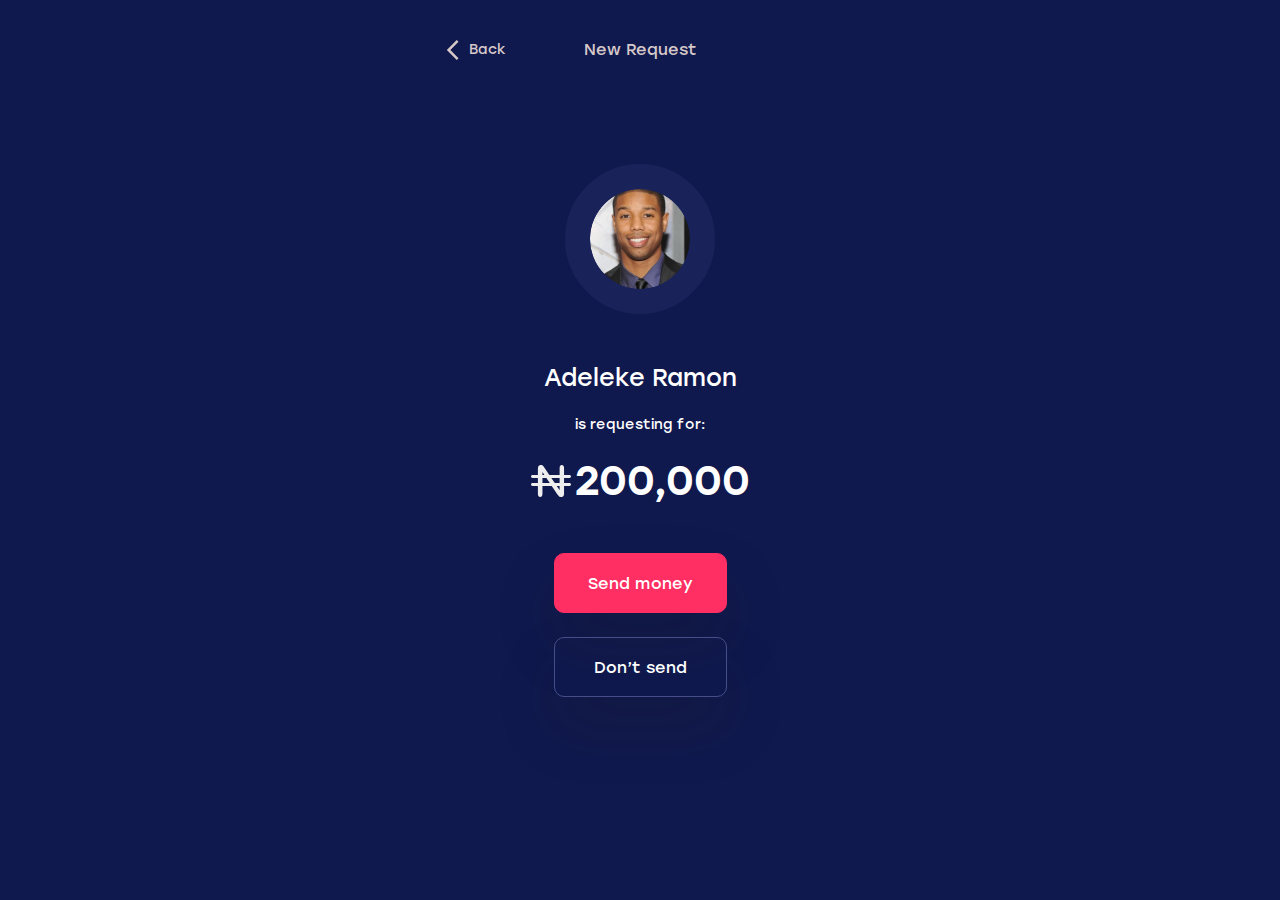
<file: 13/money-requests.html>
<!DOCTYPE html>
<html lang="ru">
<head>
    <meta charset="utf-8">        
    <meta name="author" content="CHANGE-ME">
    <meta name="description" content="CHANGE-ME">
    <!-- Mobile Stuff -->
    <meta http-equiv="X-UA-Compatible" content="IE=edge">
    <meta name="viewport" content="width=device-width, initial-scale=1">
    <meta name="msapplication-tap-highlight" content="no">
    <!-- Chrome on Android -->
    <meta name="mobile-web-app-capable" content="yes"> 
    <meta name="application-name" content="CHANGE-ME"> 
    <!-- Safari on iOS -->
    <meta name="apple-mobile-web-app-capable" content="yes">
    <meta name="apple-mobile-web-app-status-bar-style" content="black">
    <meta name="apple-mobile-web-app-title" content="CHANGE-ME"> 
    
    <!--<link rel="shortcut icon" href="favicon.ico">-->
    <title>Name of project</title>
    <link type='text/css' rel='stylesheet' href='css/style.css'>   
</head>
<body>
  <div class="container">
    <div class="top">
      <div class="back">
        <svg width="13" height="20" viewBox="0 0 13 20" fill="none" xmlns="http://www.w3.org/2000/svg">
          <path d="M12.51 1.86998L10.73 0.0999756L0.840027 9.99998L10.74 19.9L12.51 18.13L4.38003 9.99998L12.51 1.86998Z" fill="#D7C9C9"/>
        </svg>
        Back
      </div>
      <div class="top__title">New Request</div>
    </div>
    <div class="user-img">
      <div>
        <img src="images/Ellipse%2010.png" alt="">
      </div>
    </div>
    <div class="user-name">Adeleke Ramon</div>
    <div class="user-account">
      is requesting for:
      <span>
        <svg width="40" height="32" viewBox="0 0 40 32" fill="none" xmlns="http://www.w3.org/2000/svg">
          <path d="M38.5145 18.0597H33.0542V12.9315H38.5145C39.3349 12.9315 40 12.2822 40 11.4803C40 10.6782 39.3349 10.0286 38.5145 10.0286H33.0542V2.91289C33.0542 1.87419 32.8442 1.1118 32.4301 0.647389C32.0366 0.205583 31.5192 0 30.8028 0C30.1191 0 29.6212 0.204165 29.2353 0.643214C28.8261 1.1081 28.6184 1.8719 28.6184 2.91337V10.0294H18.3473L13.9802 3.57147C13.6064 2.99513 13.255 2.45526 12.9137 1.93705C12.6065 1.47035 12.3068 1.09038 12.0237 0.806656C11.7731 0.555467 11.4876 0.361069 11.1535 0.211648C10.8384 0.0710481 10.4377 0.000472645 9.96369 0.000472645C9.35909 0.000472645 8.81027 0.162339 8.28474 0.494895C7.76469 0.823827 7.4052 1.2305 7.18564 1.73824C6.99292 2.22077 6.89096 2.96015 6.89096 3.91458V10.029H1.48494C0.664649 10.029 0 10.6787 0 11.4806C0 12.2826 0.664649 12.9319 1.48502 12.9319H6.89104V18.0606H1.48502C0.664649 18.0606 0 18.7101 0 19.5123C0 20.314 0.664649 20.963 1.48502 20.963H6.89104V29.0873C6.89104 30.0953 7.10778 30.85 7.53707 31.3295C7.94532 31.7868 8.46295 31.9991 9.16588 31.9991C9.84407 31.9991 10.3577 31.7858 10.7836 31.3277C11.2197 30.8584 11.4403 30.1042 11.4403 29.0874V20.963H20.7345L25.764 28.4997C26.1137 28.9979 26.4748 29.5008 26.8349 29.9939C27.1598 30.4366 27.5143 30.8268 27.8883 31.1526C28.2252 31.4474 28.5863 31.6633 28.9616 31.7951C29.348 31.9311 29.7997 32 30.3008 32C31.661 32 33.0541 31.5931 33.0541 28.5753V20.963H38.5143C39.3348 20.963 39.9998 20.3131 39.9998 19.5114C40 18.7097 39.3349 18.0597 38.5145 18.0597ZM28.6183 12.9314V18.0596H23.7788L20.3112 12.9314H28.6183ZM11.4404 7.03888L13.4361 10.0286H11.4404V7.03888ZM11.4404 18.0597V12.9315H15.374L18.7968 18.0597H11.4404ZM28.6183 25.2175L25.7421 20.963H28.6183V25.2175Z" fill="#EEEEEE"/>
        </svg>
        200,000
      </span>
    </div>
    <div class="user-btns">
      <a class="btn red toggle" data-target="request-money">Send money</a>
      <a href="#" class="btn">Don’t send</a>
    </div>
  </div> 
  <div class="request-money" id="request-money">
     <div class="container">
      <div class="request-money__close toggle" data-target="request-money">
        <svg width="12" height="12" viewBox="0 0 12 12" fill="none" xmlns="http://www.w3.org/2000/svg">
          <path d="M11.8333 1.34163L10.6583 0.166626L6 4.82496L1.34167 0.166626L0.166667 1.34163L4.825 5.99996L0.166667 10.6583L1.34167 11.8333L6 7.17496L10.6583 11.8333L11.8333 10.6583L7.175 5.99996L11.8333 1.34163Z" fill="#010A43"/>
        </svg>
      </div>
      <div class="request-money__sum">
        <svg width="40" height="32" viewBox="0 0 40 32" fill="none" xmlns="http://www.w3.org/2000/svg">
          <path d="M38.5145 18.0597H33.0542V12.9315H38.5145C39.3349 12.9315 40 12.2822 40 11.4803C40 10.6782 39.3349 10.0286 38.5145 10.0286H33.0542V2.91289C33.0542 1.87419 32.8442 1.1118 32.4301 0.647389C32.0366 0.205583 31.5192 0 30.8028 0C30.1191 0 29.6212 0.204165 29.2353 0.643214C28.8261 1.1081 28.6184 1.8719 28.6184 2.91337V10.0294H18.3473L13.9802 3.57147C13.6064 2.99513 13.255 2.45526 12.9137 1.93705C12.6065 1.47035 12.3068 1.09038 12.0237 0.806656C11.7731 0.555467 11.4876 0.361069 11.1535 0.211648C10.8384 0.0710481 10.4377 0.000472645 9.96369 0.000472645C9.35909 0.000472645 8.81027 0.162339 8.28474 0.494895C7.76469 0.823827 7.4052 1.2305 7.18564 1.73824C6.99292 2.22077 6.89096 2.96015 6.89096 3.91458V10.029H1.48494C0.664649 10.029 0 10.6787 0 11.4806C0 12.2826 0.664649 12.9319 1.48502 12.9319H6.89104V18.0606H1.48502C0.664649 18.0606 0 18.7101 0 19.5123C0 20.314 0.664649 20.963 1.48502 20.963H6.89104V29.0873C6.89104 30.0953 7.10778 30.85 7.53707 31.3295C7.94532 31.7868 8.46295 31.9991 9.16588 31.9991C9.84407 31.9991 10.3577 31.7858 10.7836 31.3277C11.2197 30.8584 11.4403 30.1042 11.4403 29.0874V20.963H20.7345L25.764 28.4997C26.1137 28.9979 26.4748 29.5008 26.8349 29.9939C27.1598 30.4366 27.5143 30.8268 27.8883 31.1526C28.2252 31.4474 28.5863 31.6633 28.9616 31.7951C29.348 31.9311 29.7997 32 30.3008 32C31.661 32 33.0541 31.5931 33.0541 28.5753V20.963H38.5143C39.3348 20.963 39.9998 20.3131 39.9998 19.5114C40 18.7097 39.3349 18.0597 38.5145 18.0597ZM28.6183 12.9314V18.0596H23.7788L20.3112 12.9314H28.6183ZM11.4404 7.03888L13.4361 10.0286H11.4404V7.03888ZM11.4404 18.0597V12.9315H15.374L18.7968 18.0597H11.4404ZM28.6183 25.2175L25.7421 20.963H28.6183V25.2175Z" fill="#EEEEEE"/>
        </svg>
        0.00
      </div>
      <div class="request-money__buttons">
        <div class="request-money__buttons--iteam">1</div>
        <div class="request-money__buttons--iteam">2</div>
        <div class="request-money__buttons--iteam">3</div>
        <div class="request-money__buttons--iteam">4</div>
        <div class="request-money__buttons--iteam">5</div>
        <div class="request-money__buttons--iteam">6</div>
        <div class="request-money__buttons--iteam">7</div>
        <div class="request-money__buttons--iteam">8</div>
        <div class="request-money__buttons--iteam">9</div>
        <div class="request-money__buttons--iteam">.</div>
        <div class="request-money__buttons--iteam">0</div>
        <div class="request-money__buttons--iteam">
          <svg width="24" height="18" viewBox="0 0 24 18" fill="none" xmlns="http://www.w3.org/2000/svg">
            <path d="M21 1H8L1 9L8 17H21C21.5304 17 22.0391 16.7893 22.4142 16.4142C22.7893 16.0391 23 15.5304 23 15V3C23 2.46957 22.7893 1.96086 22.4142 1.58579C22.0391 1.21071 21.5304 1 21 1V1Z" stroke="white" stroke-width="2" stroke-linecap="round" stroke-linejoin="round"/>
            <path d="M18 6L12 12" stroke="white" stroke-width="2" stroke-linecap="round" stroke-linejoin="round"/>
            <path d="M12 6L18 12" stroke="white" stroke-width="2" stroke-linecap="round" stroke-linejoin="round"/>
          </svg>
        </div>
      </div>
      <div class="request-money--btn">
        <a class="btn red toggle" data-target="request-money">Send money</a>
      </div>
    </div>
  </div>
	<script src="js/jquery-3.2.1.min.js"></script>
	<script src="js/script.js"></script>
</body>
</html>
</file>
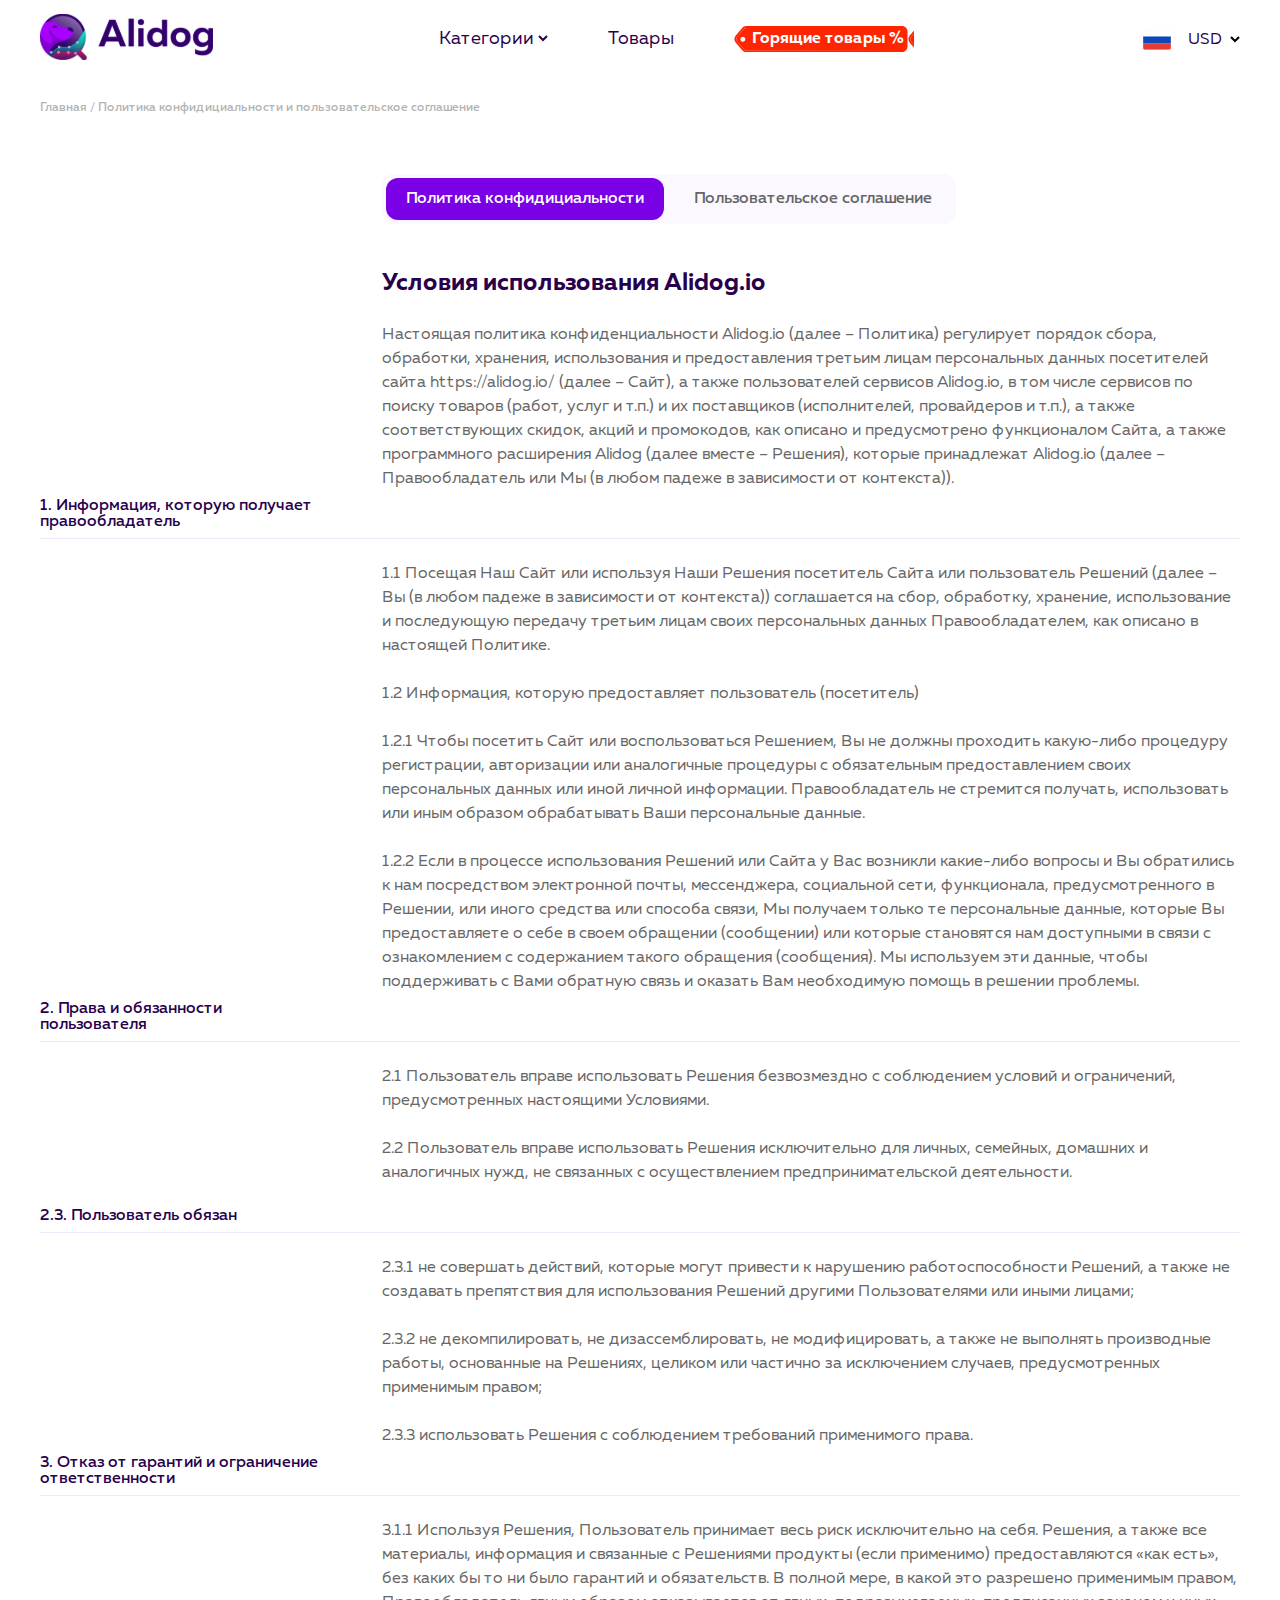
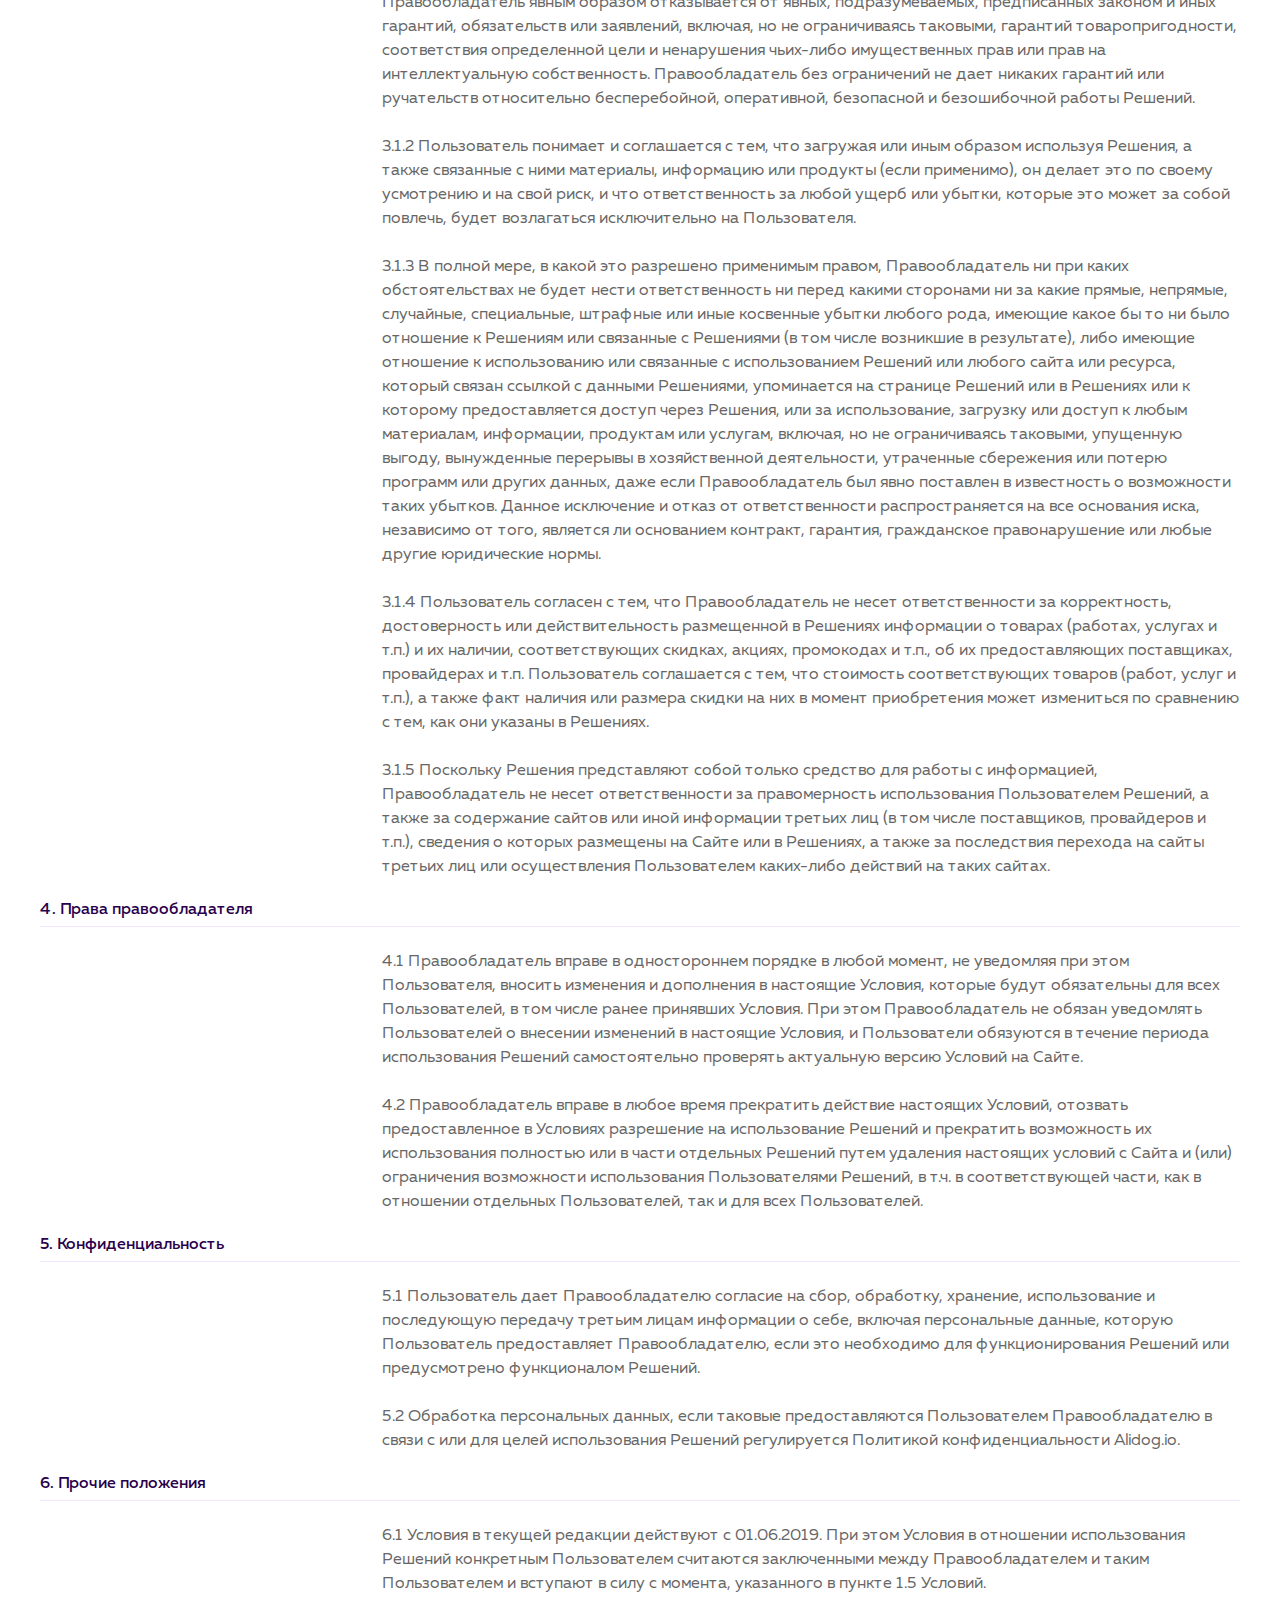
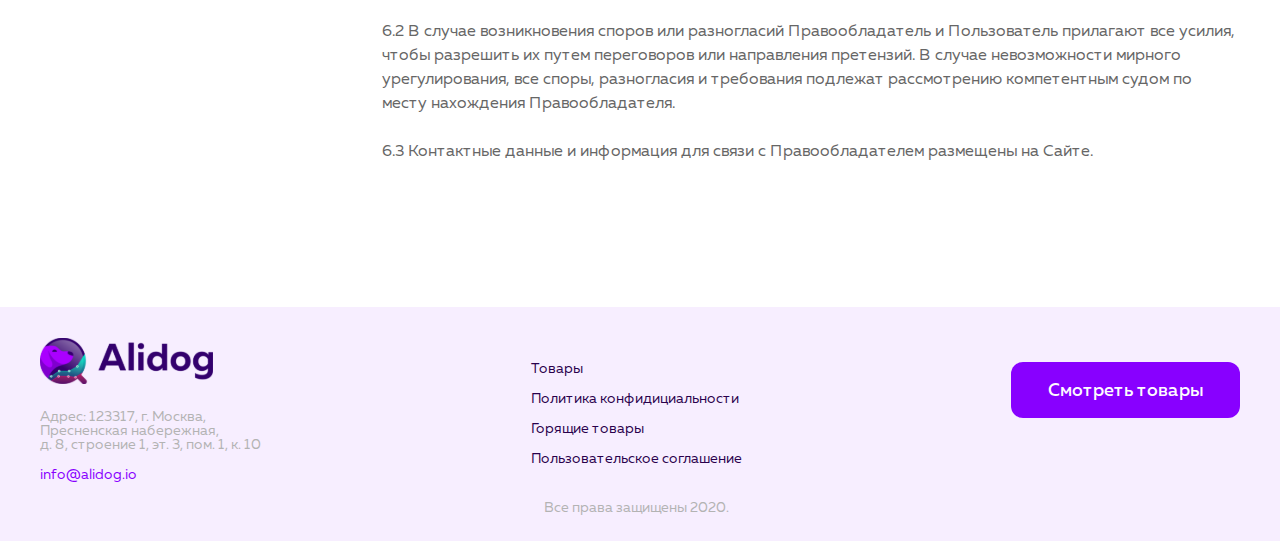
<file: alidog/politic.html>
<!DOCTYPE html>
<html lang="ru">
<head>
    <meta charset="utf-8">        
    <meta name="author" content="CHANGE-ME">
    <meta name="description" content="CHANGE-ME">
    <!-- Mobile Stuff -->
    <meta http-equiv="X-UA-Compatible" content="IE=edge">
    <meta name="viewport" content="width=device-width, initial-scale=1">
    <meta name="msapplication-tap-highlight" content="no">
    <!-- Chrome on Android -->
    <meta name="mobile-web-app-capable" content="yes"> 
    <meta name="application-name" content="CHANGE-ME"> 
    <!-- Safari on iOS -->
    <meta name="apple-mobile-web-app-capable" content="yes">
    <meta name="apple-mobile-web-app-status-bar-style" content="black">
    <meta name="apple-mobile-web-app-title" content="CHANGE-ME"> 
    
    <link rel="shortcut icon" href="favicon.ico">
    <title>Name of project</title>
    <link href='css/style.css' rel='stylesheet' type='text/css'>    
</head>
<body>
	<div class="search-bg"></div>
	<header>
		<div class="container">
			<div class="toggle main-menu-btn" data-target="mobil-menu">
				<span></span>
				<span></span>
			</div>
			<div class="logo">
				<a href="index.html">
					<img src="images/logo.svg" alt="">
				</a>
			</div>
			<nav class="main-menu">
				<ul>
					<li>
						<a href="#">
							<span>Категории</span>							
							<svg width="10" height="7" viewBox="0 0 10 7" fill="none" xmlns="http://www.w3.org/2000/svg">
								<path d="M1 1L5 5L9 1" stroke-width="2"/>
							</svg>
						</a>
						<div>
							<ul>
								<li><a href="#">Телефоны / Аксессуары</a></li>
								<li><a href="#">Компьютеры</a></li>
								<li><a href="#">Оргтехника</a></li>
								<li><a href="#">Электроника</a></li>
								<li><a href="#">Бытовая техника</a></li>
								<li><a href="#">Красота</a></li>
							</ul>
							<ul>
								<li><a href="#">Одежда для женщин</a></li>
								<li><a href="#">Одежда для мужчин</a></li>
								<li><a href="#">Всё для детей</a></li>
								<li><a href="#">Бижутерия</a></li>
								<li><a href="#">Часы</a></li>
								<li><a href="#">Спорт и развлечения</a></li>
							</ul>
							<ul>
								<li><a href="#">Сумки</a></li>
								<li><a href="#">Обувь</a></li>
								<li><a href="#">Дом</a></li>
								<li><a href="#">Зоотовары</a></li>
								<li><a href="#">Автотовары</a></li>
							</ul>
						</div>
					</li>
					<li><a href="#">Товары</a></li>
					<li class="burn"><a href="#">Горящие товары %</a></li>
				</ul>
			</nav>
			<div class="currency-lan">
				<div class="toggle" data-target="currency-lan">
					<div class="currency-lan-img">
						<img src="images/icons/ru.svg" alt="">
					</div>
					<div class="currency-lan-middle">
						USD
					</div>
					<div class="currency-lan-arrow">
						<svg width="10" height="7" viewBox="0 0 10 7" fill="none" xmlns="http://www.w3.org/2000/svg">
							<path d="M1 1L5 5L9 1" stroke-width="2"/>
						</svg>
					</div>
				</div>
				<div class="currency-lan-block" id="currency-lan">
					<div class="currency-lan-block-top">
						<div class="currency-lan-block-title">Язык</div>
						<ul class="currency-language">
							<li class="active" data-target="images/icons/ru.svg">
								<a>
									<img src="images/icons/ru.svg" alt="">
									<span>Русский</span>
								</a>
							</li>
							<li data-target="images/icons/gb.svg">
								<a>
									<img src="images/icons/gb.svg" alt="">
									<span>English</span>
								</a>
							</li>
						</ul>
					</div>
					<div class="currency-lan-block-bottom">
						<div class="currency-lan-block-title">Выбор валюты</div>
						<ul class="currency">
							<li data-target="RUB">
								<a>
									<span>RUB</span>
								</a>
							</li>
							<li class="active" data-target="USD">
								<a>
									<span>USD</span>
								</a>
							</li>
							<li data-target="EUR">
								<a>
									<span>EUR</span>
								</a>
							</li>
						</ul>
					</div>
					<button>Применить</button>
				</div>
			</div>
			<div class="toggle search-btn" data-target="search-form">
				<svg width="20" height="20" viewBox="0 0 20 20" fill="none" xmlns="http://www.w3.org/2000/svg">
					<path d="M19.7291 18.2696L15.9966 14.5757C18.8293 11.0483 18.5627 5.85691 15.33 2.62895C13.6304 0.93178 11.3975 0 8.99806 0C6.59858 0 4.3324 0.93178 2.63277 2.62895C0.933132 4.32612 0 6.55574 0 8.98503C0 11.4143 0.933132 13.6439 2.63277 15.3411C4.3324 17.005 6.56525 17.9701 8.99806 17.9701C11.031 17.9701 13.0305 17.2712 14.5969 16.0067L18.2961 19.7005C18.496 19.9002 18.7293 20 18.9959 20C19.2625 20 19.5291 19.9002 19.6958 19.7005C20.0957 19.3012 20.0957 18.6689 19.7291 18.2696ZM15.9966 8.98503C15.9966 10.8486 15.2634 12.6123 13.9303 13.9102C12.5973 15.208 10.8643 15.9734 8.99806 15.9734C7.1318 15.9734 5.36551 15.2413 4.06579 13.9102C2.76607 12.579 1.99957 10.8486 1.99957 8.98503C1.99957 7.12146 2.73275 5.35774 4.06579 4.0599C5.39884 2.76206 7.09847 1.99667 8.99806 1.99667C10.8643 1.99667 12.6306 2.72879 13.9303 4.0599C15.2301 5.39102 15.9966 7.08819 15.9966 8.98503Z" fill="#1B0033"/>
				</svg>
				<span>Отмена</span>
			</div>
		</div>
	</header>
	<div class="mobil-menu" id="mobil-menu">
		<div class="container">
			<div class="mobil-menu-block">
				<div class="mobil-menu-title">Навигация</div>
				<ul>
					<li><a href="#">Товары</a></li>
					<li><a href="#">Горящие товары</a></li>
					<li>
						<a href="#" class="toggle">
							<span>Категории</span>
							<svg width="10" height="7" viewBox="0 0 10 7" fill="none" xmlns="http://www.w3.org/2000/svg">
								<path d="M1 6L5 2L9 6" stroke-width="2"/>
							</svg>
						</a>
						<ul>
							<li><a href="#">Все</a></li>
							<li><a href="#">Телефоны и Аксессуары</a></li>
							<li><a href="#">Компьютеры</a></li>
							<li><a href="#">Оргтехника</a></li>
							<li><a href="#">Электроника</a></li>
							<li><a href="#">Бытовая техника</a></li>
							<li><a href="#">Красота</a></li>
							<li><a href="#">Одежда для мужчин</a></li>
							<li><a href="#">Одежда для женщин</a></li>
							<li><a href="#">Всё для детей</a></li>
							<li><a href="#">Бижутерия</a></li>
							<li><a href="#">Часы</a></li>
							<li><a href="#">Спорт и развлечения</a></li>
							<li><a href="#">Сумки</a></li>
							<li><a href="#">Обувь</a></li>
							<li><a href="#">Дом</a></li>
							<li><a href="#">Зоотовары</a></li>
							<li><a href="#">Автотовары</a></li>
						</ul>
					</li>
				</ul>
			</div>
			<div class="mobil-menu-block">
				<div class="mobil-menu-title">Язык</div>
				<div class="mobil-menu-a">
					<a href="#" class="active">
						<img src="images/icons/ru.svg" alt="">
						<span>Русский</span>
					</a>
					<a href="#">
						<img src="images/icons/gb.svg" alt="">
						<span>English</span>
					</a>
				</div>
			</div>
			<div class="mobil-menu-block">
				<div class="mobil-menu-title">Выбор валюты</div>
				<div class="mobil-menu-a">
					<a href="#">RUB</a>
					<a href="#" class="active">USD</a>
					<a href="#">EUR</a>
				</div>
			</div>
		</div>
	</div>
	<div class="content container">
		<div class="search-form display-none" id="search-form">
			<form>
				<input type="text" placeholder="Введи название товара, чтобы найти его" id="tags">
				<div class="close-autocomplete"></div>
				<button>
					<svg width="24" height="24" viewBox="0 0 24 24" fill="none" xmlns="http://www.w3.org/2000/svg">
						<path d="M23.6749 21.9235L19.1959 17.4909C22.5951 13.2579 22.2752 7.02829 18.396 3.15474C16.3565 1.11814 13.6771 0 10.7977 0C7.9183 0 5.19888 1.11814 3.15932 3.15474C1.11976 5.19135 0 7.86689 0 10.782C0 13.6972 1.11976 16.3727 3.15932 18.4093C5.19888 20.406 7.87831 21.5641 10.7977 21.5641C13.2372 21.5641 15.6366 20.7255 17.5162 19.208L21.9553 23.6406C22.1952 23.8802 22.4752 24 22.7951 24C23.115 24 23.435 23.8802 23.6349 23.6406C24.1148 23.1614 24.1148 22.4027 23.6749 21.9235ZM19.1959 10.782C19.1959 13.0183 18.3161 15.1348 16.7164 16.6922C15.1167 18.2496 13.0372 19.1681 10.7977 19.1681C8.55816 19.1681 6.43862 18.2895 4.87895 16.6922C3.31929 15.0948 2.39948 13.0183 2.39948 10.782C2.39948 8.54576 3.27929 6.42929 4.87895 4.87188C6.47861 3.31448 8.51817 2.39601 10.7977 2.39601C13.0372 2.39601 15.1567 3.27454 16.7164 4.87188C18.2761 6.46922 19.1959 8.50582 19.1959 10.782Z"/>
					</svg>
				</button>
			</form>
		</div>
		<div class="breadcrumbs">
			<a href="#">Главная</a> 
			<span>/</span> 
			<a href="#">Политика конфидициальности и пользовательское соглашение</a>
		</div>
		<div class="tabs">
			<ul class="politics-nav">
				<li><a href="#tab1">Политика конфидициальности</a></li>
				<li><a href="#tab2">Пользовательское соглашение</a></li>
			</ul>
			<div class="politics">
				<h1>Условия использования Alidog.io</h1>
				<div id="tab1">
					<div class="politic">
						<div class="politic-left">1. Информация, которую получает правообладатель</div>
						<div class="politic-right">Настоящая политика конфиденциальности Alidog.io (далее – Политика) регулирует порядок сбора, обработки, хранения, использования и предоставления третьим лицам персональных данных посетителей сайта https://alidog.io/ (далее – Сайт), а также пользователей сервисов Alidog.io, в том числе сервисов по поиску товаров (работ, услуг и т.п.) и их поставщиков (исполнителей, провайдеров и т.п.), а также соответствующих скидок, акций и промокодов, как описано и предусмотрено функционалом Сайта, а также программного расширения Alidog (далее вместе – Решения), которые принадлежат Alidog.io (далее – Правообладатель или Мы (в любом падеже в зависимости от контекста)).</div>
					</div>
					<div class="politic">
						<div class="politic-left">2. Права и обязанности пользователя</div>
						<div class="politic-right">
							<p>1.1 Посещая Наш Сайт или используя Наши Решения посетитель Сайта или пользователь Решений (далее – Вы (в любом падеже в зависимости от контекста)) соглашается на сбор, обработку, хранение, использование и последующую передачу третьим лицам своих персональных данных Правообладателем, как описано в настоящей Политике.</p>
							<p>1.2 Информация, которую предоставляет пользователь (посетитель)</p>
							<p>1.2.1 Чтобы посетить Сайт или воспользоваться Решением, Вы не должны проходить какую-либо процедуру регистрации, авторизации или аналогичные процедуры с обязательным предоставлением своих персональных данных или иной личной информации. Правообладатель не стремится получать, использовать или иным образом обрабатывать Ваши персональные данные.</p>
							<p>1.2.2 Если в процессе использования Решений или Сайта у Вас возникли какие-либо вопросы и Вы обратились к нам посредством электронной почты, мессенджера, социальной сети, функционала, предусмотренного в Решении, или иного средства или способа связи, Мы получаем только те персональные данные, которые Вы предоставляете о себе в своем обращении (сообщении) или которые становятся нам доступными в связи с ознакомлением с содержанием такого обращения (сообщения). Мы используем эти данные, чтобы поддерживать с Вами обратную связь и оказать Вам необходимую помощь в решении проблемы.</p>
						</div>
					</div>
					<div class="politic">
						<div class="politic-left">2.3. Пользователь обязан</div>
						<div class="politic-right">
							<p>2.1 Пользователь вправе использовать Решения безвозмездно с соблюдением условий и ограничений, предусмотренных настоящими Условиями.</p>
							<p>2.2 Пользователь вправе использовать Решения исключительно для личных, семейных, домашних и аналогичных нужд, не связанных с осуществлением предпринимательской деятельности.</p>
						</div>
					</div>
					<div class="politic">
						<div class="politic-left">3. Отказ от гарантий и ограничение ответственности</div>
						<div class="politic-right">
							<p>2.3.1 не совершать действий, которые могут привести к нарушению работоспособности Решений, а также не создавать препятствия для использования Решений другими Пользователями или иными лицами;</p>
							<p>2.3.2 не декомпилировать, не дизассемблировать, не модифицировать, а также не выполнять производные работы, основанные на Решениях, целиком или частично за исключением случаев, предусмотренных применимым правом;</p>
							<p>2.3.3 использовать Решения с соблюдением требований применимого права.</p>
						</div>
					</div>
					<div class="politic">
						<div class="politic-left">4. Права правообладателя</div>
						<div class="politic-right">
							<p>3.1.1 Используя Решения, Пользователь принимает весь риск исключительно на себя. Решения, а также все материалы, информация и связанные с Решениями продукты (если применимо) предоставляются «как есть», без каких бы то ни было гарантий и обязательств. В полной мере, в какой это разрешено применимым правом, Правообладатель явным образом отказывается от явных, подразумеваемых, предписанных законом и иных гарантий, обязательств или заявлений, включая, но не ограничиваясь таковыми, гарантий товаропригодности, соответствия определенной цели и ненарушения чьих-либо имущественных прав или прав на интеллектуальную собственность. Правообладатель без ограничений не дает никаких гарантий или ручательств относительно бесперебойной, оперативной, безопасной и безошибочной работы Решений.</p>
							<p>3.1.2 Пользователь понимает и соглашается с тем, что загружая или иным образом используя Решения, а также связанные с ними материалы, информацию или продукты (если применимо), он делает это по своему усмотрению и на свой риск, и что ответственность за любой ущерб или убытки, которые это может за собой повлечь, будет возлагаться исключительно на Пользователя.</p>
							<p>3.1.3 В полной мере, в какой это разрешено применимым правом, Правообладатель ни при каких обстоятельствах не будет нести ответственность ни перед какими сторонами ни за какие прямые, непрямые, случайные, специальные, штрафные или иные косвенные убытки любого рода, имеющие какое бы то ни было отношение к Решениям или связанные с Решениями (в том числе возникшие в результате), либо имеющие отношение к использованию или связанные с использованием Решений или любого сайта или ресурса, который связан ссылкой с данными Решениями, упоминается на странице Решений или в Решениях или к которому предоставляется доступ через Решения, или за использование, загрузку или доступ к любым материалам, информации, продуктам или услугам, включая, но не ограничиваясь таковыми, упущенную выгоду, вынужденные перерывы в хозяйственной деятельности, утраченные сбережения или потерю программ или других данных, даже если Правообладатель был явно поставлен в известность о возможности таких убытков. Данное исключение и отказ от ответственности распространяется на все основания иска, независимо от того, является ли основанием контракт, гарантия, гражданское правонарушение или любые другие юридические нормы.</p>
							<p>3.1.4 Пользователь согласен с тем, что Правообладатель не несет ответственности за корректность, достоверность или действительность размещенной в Решениях информации о товарах (работах, услугах и т.п.) и их наличии, соответствующих скидках, акциях, промокодах и т.п., об их предоставляющих поставщиках, провайдерах и т.п. Пользователь соглашается с тем, что стоимость соответствующих товаров (работ, услуг и т.п.), а также факт наличия или размера скидки на них в момент приобретения может измениться по сравнению с тем, как они указаны в Решениях.</p>
							<p>3.1.5 Поскольку Решения представляют собой только средство для работы с информацией, Правообладатель не несет ответственности за правомерность использования Пользователем Решений, а также за содержание сайтов или иной информации третьих лиц (в том числе поставщиков, провайдеров и т.п.), сведения о которых размещены на Сайте или в Решениях, а также за последствия перехода на сайты третьих лиц или осуществления Пользователем каких-либо действий на таких сайтах.</p>
						</div>
					</div>
					<div class="politic">
						<div class="politic-left">5. Конфиденциальность</div>
						<div class="politic-right">
							<p>4.1 Правообладатель вправе в одностороннем порядке в любой момент, не уведомляя при этом Пользователя, вносить изменения и дополнения в настоящие Условия, которые будут обязательны для всех Пользователей, в том числе ранее принявших Условия. При этом Правообладатель не обязан уведомлять Пользователей о внесении изменений в настоящие Условия, и Пользователи обязуются в течение периода использования Решений самостоятельно проверять актуальную версию Условий на Сайте.</p>
							<p>4.2 Правообладатель вправе в любое время прекратить действие настоящих Условий, отозвать предоставленное в Условиях разрешение на использование Решений и прекратить возможность их использования полностью или в части отдельных Решений путем удаления настоящих условий с Сайта и (или) ограничения возможности использования Пользователями Решений, в т.ч. в соответствующей части, как в отношении отдельных Пользователей, так и для всех Пользователей.</p>
						</div>
					</div>
					<div class="politic">
						<div class="politic-left">6. Прочие положения</div>
						<div class="politic-right">
							<p>5.1 Пользователь дает Правообладателю согласие на сбор, обработку, хранение, использование и последующую передачу третьим лицам информации о себе, включая персональные данные, которую Пользователь предоставляет Правообладателю, если это необходимо для функционирования Решений или предусмотрено функционалом Решений.</p>
							<p>5.2 Обработка персональных данных, если таковые предоставляются Пользователем Правообладателю в связи с или для целей использования Решений регулируется Политикой конфиденциальности Alidog.io.</p>
						</div>
					</div>
					<div class="politic">
						<div class="politic-left"></div>
						<div class="politic-right">
							<p>6.1 Условия в текущей редакции действуют с 01.06.2019. При этом Условия в отношении использования Решений конкретным Пользователем считаются заключенными между Правообладателем и таким Пользователем и вступают в силу с момента, указанного в пункте 1.5 Условий.</p>
							<p>6.2 В случае возникновения споров или разногласий Правообладатель и Пользователь прилагают все усилия, чтобы разрешить их путем переговоров или направления претензий. В случае невозможности мирного урегулирования, все споры, разногласия и требования подлежат рассмотрению компетентным судом по месту нахождения Правообладателя.</p>
							<p>6.3 Контактные данные и информация для связи с Правообладателем размещены на Сайте.</p>
						</div>
					</div>
				</div>
				<div id="tab2">
					<div class="politic">
						<div class="politic-left">1. Общие положения</div>
						<div class="politic-right">
							Настоящие условия использования Alidog.io (далее – Условия) содержат правила, на основании которых Alidog.io (далее – Правообладатель) предоставляет возможность использования сервисов Alidog.io, в том числе сервисов по поиску товаров (работ, услуг и т.п.) и их поставщиков (исполнителей, провайдеров и т.п.), соответствующих скидок, акций и промокодов, как описано и предусмотрено функционалом сайта https://alidog.io/  (далее – Сайт), а также программного расширения Alidog (далее вместе – Решения) вне зависимости от того, обеспечивается ли доступ к нему и его загрузка с Сайта или иного ресурса в сети Интернет, заинтересованному в использовании Решений лицу или лицам (далее – Пользователь).
						</div>
					</div>
					<div class="politic">
						<div class="politic-left">2. Права и обязанности пользователя</div>
						<div class="politic-right">
							<p>1.1 Загружая, копируя или устанавливая Решения или их элементы, начиная их использование, Пользователь выражает согласие соблюдать настоящие Условия.</p>
							<p>1.2 При несогласии с Условиями Пользователь не вправе устанавливать, копировать или иным образом использовать Решения.</p>
							<p>1.3 Решения принадлежат Правообладателю и, если применимо, соответствующим авторам в определенных частях. Решения подлежат правовой охране как объекты авторского права. Пользователь не вправе использовать Решения в нарушение требований настоящих Условий или применимого права.</p>
							<p>1.4 В соответствии с настоящими Условиями Правообладатель предоставляет Пользователю неисключительную безвозмездную лицензию, в рамках которой Пользователь может осуществлять загрузку, установку Решений на компьютер или иное устройство, их запуск и работать с Решениями (использовать заложенные в Решения функциональные возможности) на территории всего мира в течение срока фактического использования Решений в пределах срока действия правовой охраны исключительного права на Решение.</p>
							<p>1.5 Условия считаются принятыми Пользователем с момента начала использования Решений хотя бы одним из описанных в пункте 1.4 Условий способов.</p>
						</div>
					</div>
					<div class="politic">
						<div class="politic-left">2.3. Пользователь обязан</div>
						<div class="politic-right">
							<p>2.1 Пользователь вправе использовать Решения безвозмездно с соблюдением условий и ограничений, предусмотренных настоящими Условиями.</p>
							<p>2.2 Пользователь вправе использовать Решения исключительно для личных, семейных, домашних и аналогичных нужд, не связанных с осуществлением предпринимательской деятельности.</p>
						</div>
					</div>
					<div class="politic">
						<div class="politic-left">3. Отказ от гарантий и ограничение ответственности</div>
						<div class="politic-right">
							<p>2.3.1 не совершать действий, которые могут привести к нарушению работоспособности Решений, а также не создавать препятствия для использования Решений другими Пользователями или иными лицами;</p>
							<p>2.3.2 не декомпилировать, не дизассемблировать, не модифицировать, а также не выполнять производные работы, основанные на Решениях, целиком или частично за исключением случаев, предусмотренных применимым правом;</p>
							<p>2.3.3 использовать Решения с соблюдением требований применимого права.</p>
						</div>
					</div>
					<div class="politic">
						<div class="politic-left">4. Права правообладателя</div>
						<div class="politic-right">
							<p>3.1.1 Используя Решения, Пользователь принимает весь риск исключительно на себя. Решения, а также все материалы, информация и связанные с Решениями продукты (если применимо) предоставляются «как есть», без каких бы то ни было гарантий и обязательств. В полной мере, в какой это разрешено применимым правом, Правообладатель явным образом отказывается от явных, подразумеваемых, предписанных законом и иных гарантий, обязательств или заявлений, включая, но не ограничиваясь таковыми, гарантий товаропригодности, соответствия определенной цели и ненарушения чьих-либо имущественных прав или прав на интеллектуальную собственность. Правообладатель без ограничений не дает никаких гарантий или ручательств относительно бесперебойной, оперативной, безопасной и безошибочной работы Решений.</p>
							<p>3.1.2 Пользователь понимает и соглашается с тем, что загружая или иным образом используя Решения, а также связанные с ними материалы, информацию или продукты (если применимо), он делает это по своему усмотрению и на свой риск, и что ответственность за любой ущерб или убытки, которые это может за собой повлечь, будет возлагаться исключительно на Пользователя.</p>
							<p>3.1.3 В полной мере, в какой это разрешено применимым правом, Правообладатель ни при каких обстоятельствах не будет нести ответственность ни перед какими сторонами ни за какие прямые, непрямые, случайные, специальные, штрафные или иные косвенные убытки любого рода, имеющие какое бы то ни было отношение к Решениям или связанные с Решениями (в том числе возникшие в результате), либо имеющие отношение к использованию или связанные с использованием Решений или любого сайта или ресурса, который связан ссылкой с данными Решениями, упоминается на странице Решений или в Решениях или к которому предоставляется доступ через Решения, или за использование, загрузку или доступ к любым материалам, информации, продуктам или услугам, включая, но не ограничиваясь таковыми, упущенную выгоду, вынужденные перерывы в хозяйственной деятельности, утраченные сбережения или потерю программ или других данных, даже если Правообладатель был явно поставлен в известность о возможности таких убытков. Данное исключение и отказ от ответственности распространяется на все основания иска, независимо от того, является ли основанием контракт, гарантия, гражданское правонарушение или любые другие юридические нормы.</p>
							<p>3.1.4 Пользователь согласен с тем, что Правообладатель не несет ответственности за корректность, достоверность или действительность размещенной в Решениях информации о товарах (работах, услугах и т.п.) и их наличии, соответствующих скидках, акциях, промокодах и т.п., об их предоставляющих поставщиках, провайдерах и т.п. Пользователь соглашается с тем, что стоимость соответствующих товаров (работ, услуг и т.п.), а также факт наличия или размера скидки на них в момент приобретения может измениться по сравнению с тем, как они указаны в Решениях.</p>
							<p>3.1.5 Поскольку Решения представляют собой только средство для работы с информацией, Правообладатель не несет ответственности за правомерность использования Пользователем Решений, а также за содержание сайтов или иной информации третьих лиц (в том числе поставщиков, провайдеров и т.п.), сведения о которых размещены на Сайте или в Решениях, а также за последствия перехода на сайты третьих лиц или осуществления Пользователем каких-либо действий на таких сайтах.</p>
						</div>
					</div>
					<div class="politic">
						<div class="politic-left">5. Конфиденциальность</div>
						<div class="politic-right">
							<p>4.1 Правообладатель вправе в одностороннем порядке в любой момент, не уведомляя при этом Пользователя, вносить изменения и дополнения в настоящие Условия, которые будут обязательны для всех Пользователей, в том числе ранее принявших Условия. При этом Правообладатель не обязан уведомлять Пользователей о внесении изменений в настоящие Условия, и Пользователи обязуются в течение периода использования Решений самостоятельно проверять актуальную версию Условий на Сайте.</p>
							<p>4.2 Правообладатель вправе в любое время прекратить действие настоящих Условий, отозвать предоставленное в Условиях разрешение на использование Решений и прекратить возможность их использования полностью или в части отдельных Решений путем удаления настоящих условий с Сайта и (или) ограничения возможности использования Пользователями Решений, в т.ч. в соответствующей части, как в отношении отдельных Пользователей, так и для всех Пользователей.</p>
						</div>
					</div>
					<div class="politic">
						<div class="politic-left">6. Прочие положения</div>
						<div class="politic-right">
							<p>5.1 Пользователь дает Правообладателю согласие на сбор, обработку, хранение, использование и последующую передачу третьим лицам информации о себе, включая персональные данные, которую Пользователь предоставляет Правообладателю, если это необходимо для функционирования Решений или предусмотрено функционалом Решений.</p>
							<p>5.2 Обработка персональных данных, если таковые предоставляются Пользователем Правообладателю в связи с или для целей использования Решений регулируется Политикой конфиденциальности Alidog.io.</p>
						</div>
					</div>
					<div class="politic">
						<div class="politic-left"></div>
						<div class="politic-right">
							<p>6.1 Условия в текущей редакции действуют с 01.06.2019. При этом Условия в отношении использования Решений конкретным Пользователем считаются заключенными между Правообладателем и таким Пользователем и вступают в силу с момента, указанного в пункте 1.5 Условий.</p>
							<p>6.2 В случае возникновения споров или разногласий Правообладатель и Пользователь прилагают все усилия, чтобы разрешить их путем переговоров или направления претензий. В случае невозможности мирного урегулирования, все споры, разногласия и требования подлежат рассмотрению компетентным судом по месту нахождения Правообладателя.</p>
							<p>6.3 Контактные данные и информация для связи с Правообладателем размещены на Сайте.</p>
						</div>
					</div>
				</div>
			</div>
		</div>
	</div>
	<footer>
		<div class="container">
			<div class="footer-left">
				<div class="footer-logo">
					<a href="index.html">
						<img src="images/logo.svg" alt="">
					</a>
				</div>
				<p>
					Адрес:	123317, г. Москва,<br> 
					Пресненская набережная, <br>
					д. 8, строение 1, эт. 3, пом. 1, к. 10
				</p>
				<a href="mailto:info@alidog.io">info@alidog.io</a>
			</div>
			<div class="footer-menu">
				<ul>
					<li><a href="#">Товары</a></li>
					<li><a href="#">Политика конфидициальности</a></li>
					<li><a href="#">Горящие товары</a></li>
					<li><a href="#">Пользовательское соглашение</a></li>
				</ul>
			</div>
			<div class="footer-right">
				<a href="#" class="btn shadowHover">Смотреть товары</a>
			</div>
			<div class="copyright">
				<span>Все права защищены 2020. <!--Дизайн сделан--></span>
				<a href="https://www.behance.net/ankdesign_" target="_blank">
					<img src="images/copyright.svg" alt="">
				</a>
			</div>
		</div>
	</footer>
	<script src="js/jquery-3.2.1.min.js"></script>
	<script src="js/script.js"></script>
</body>
</html>
</file>
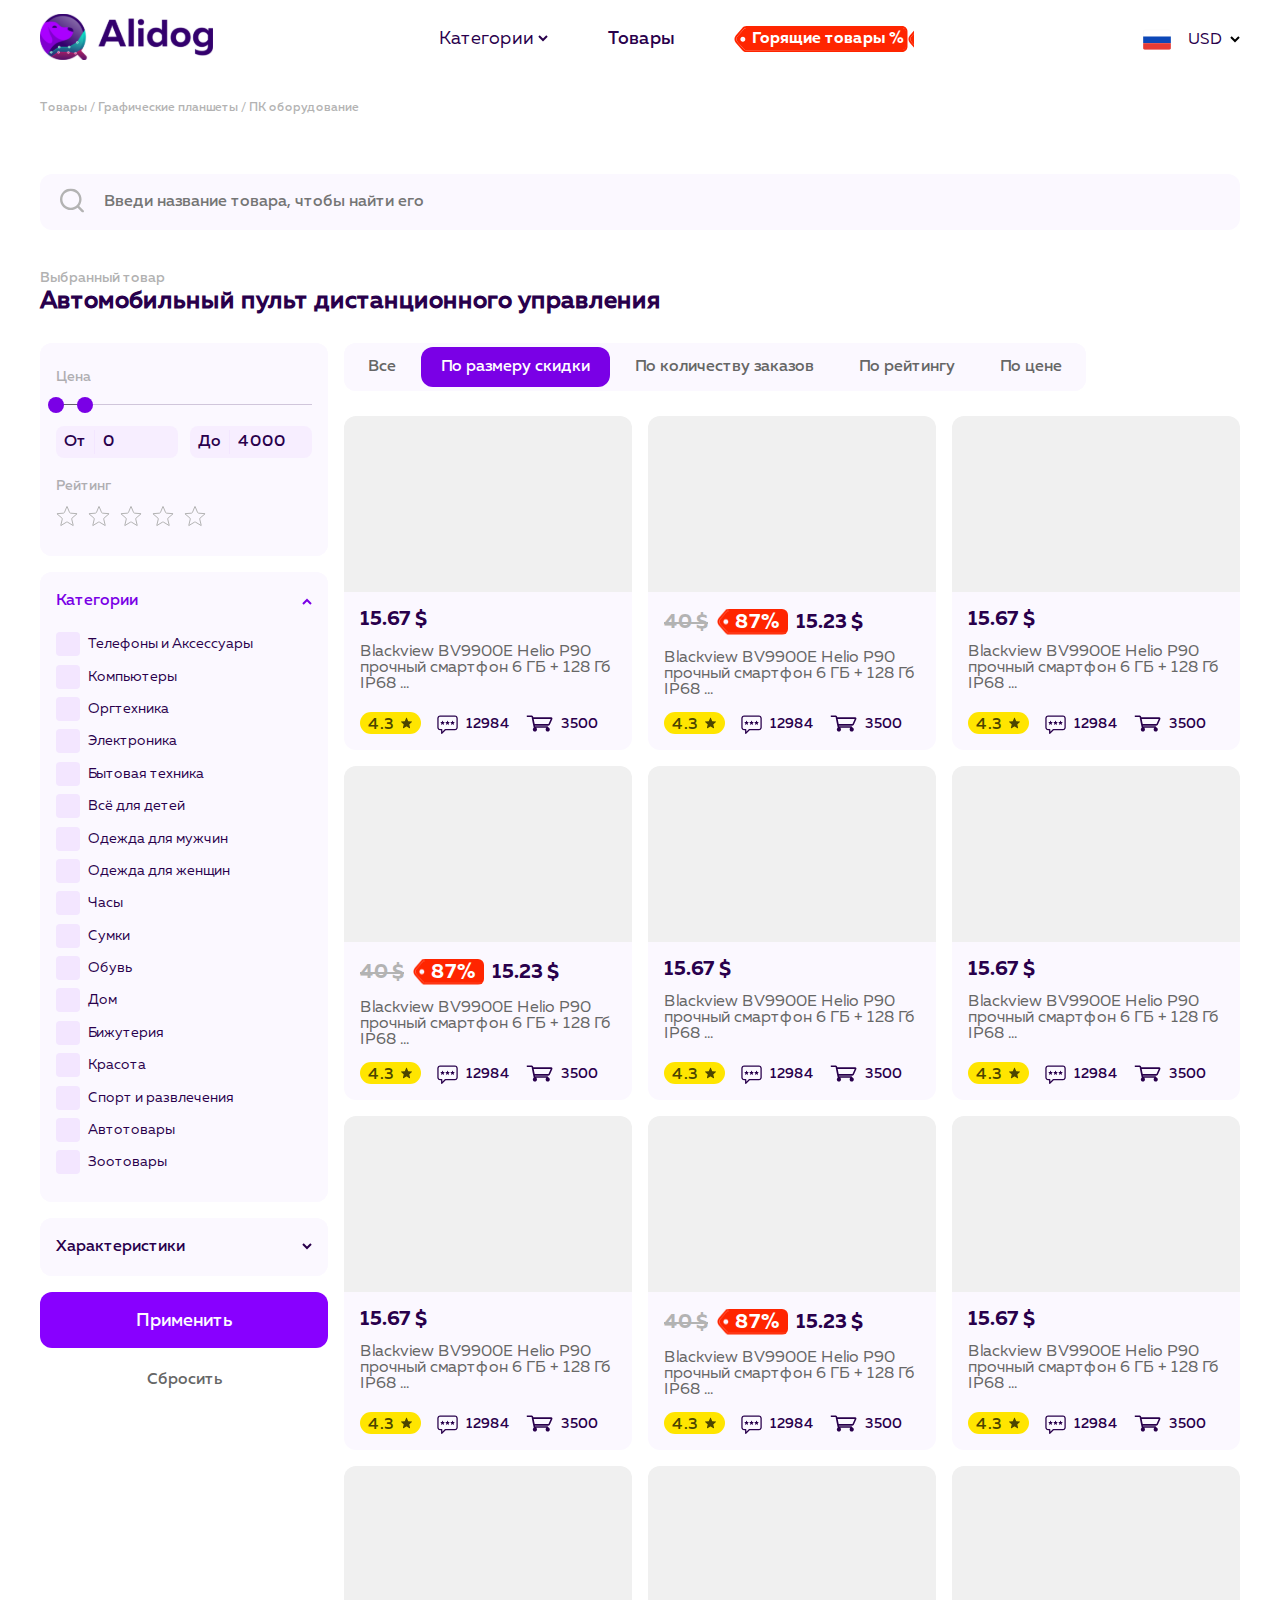
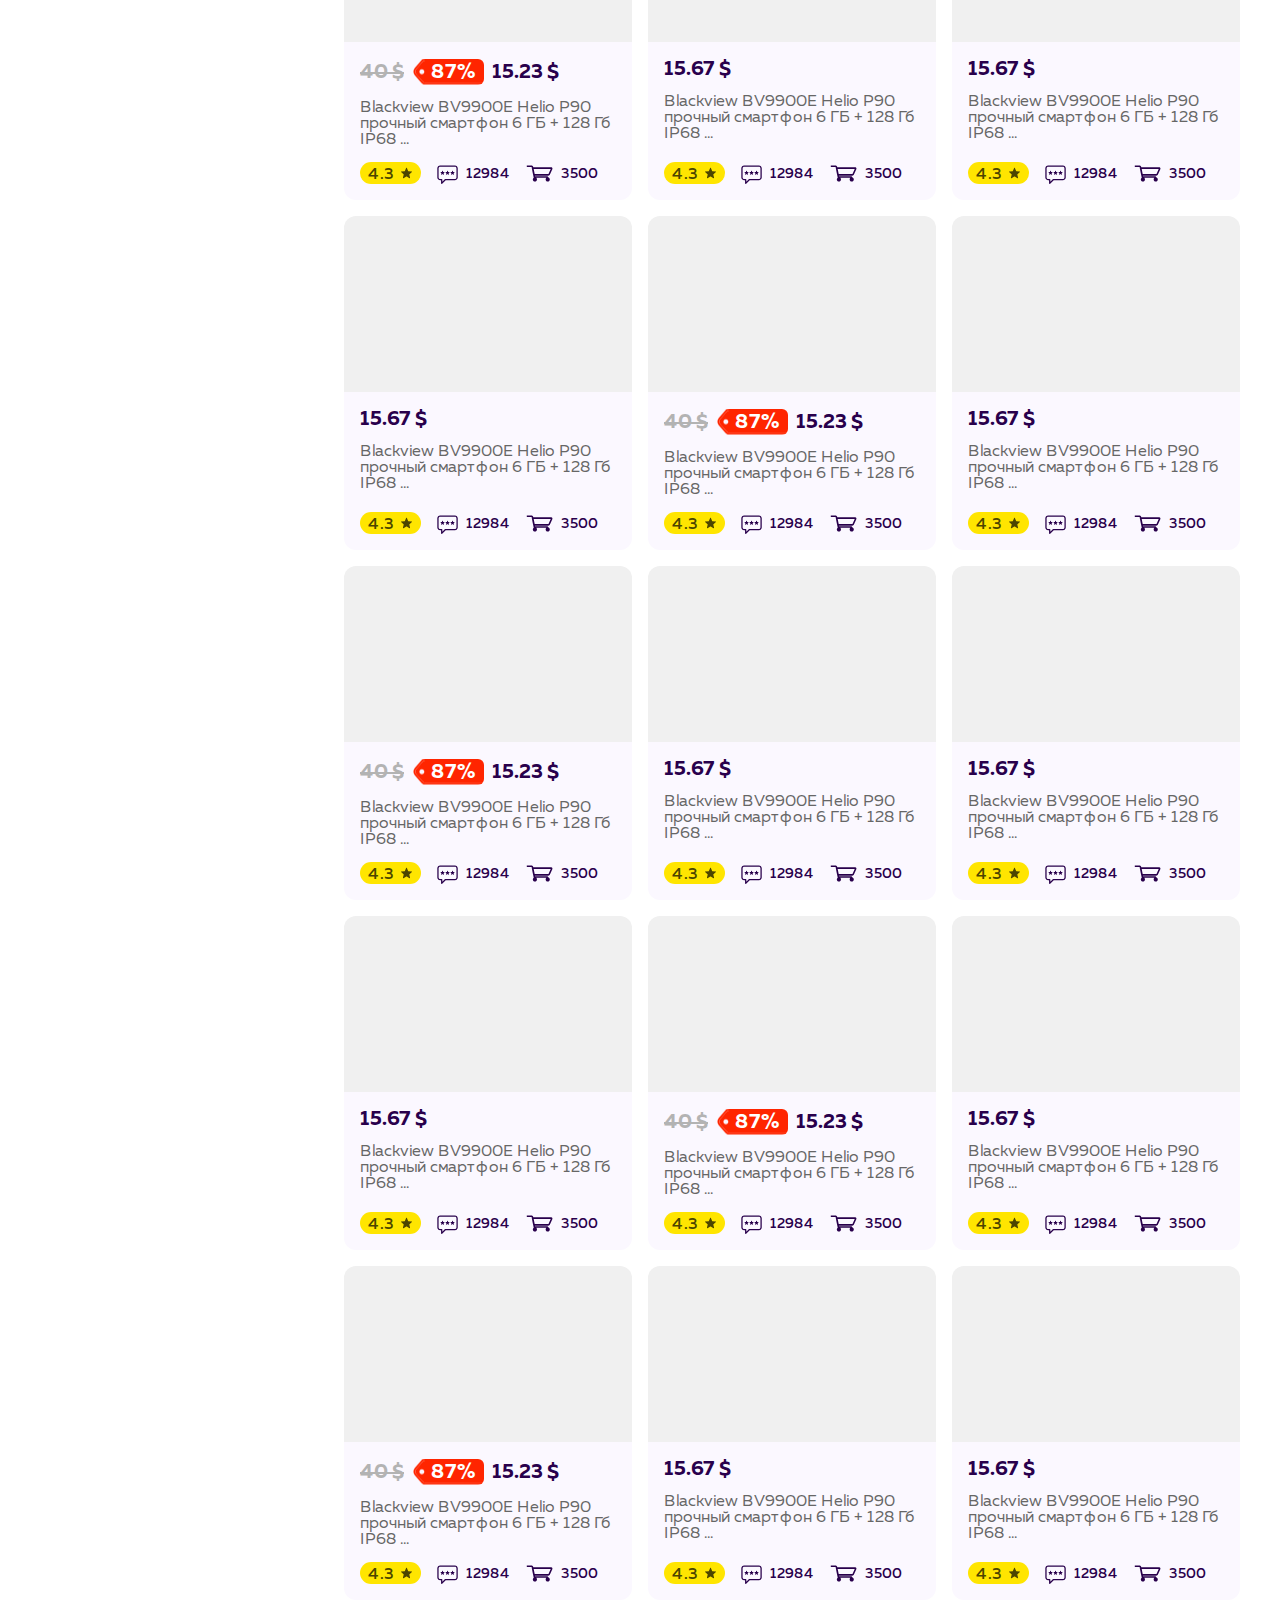
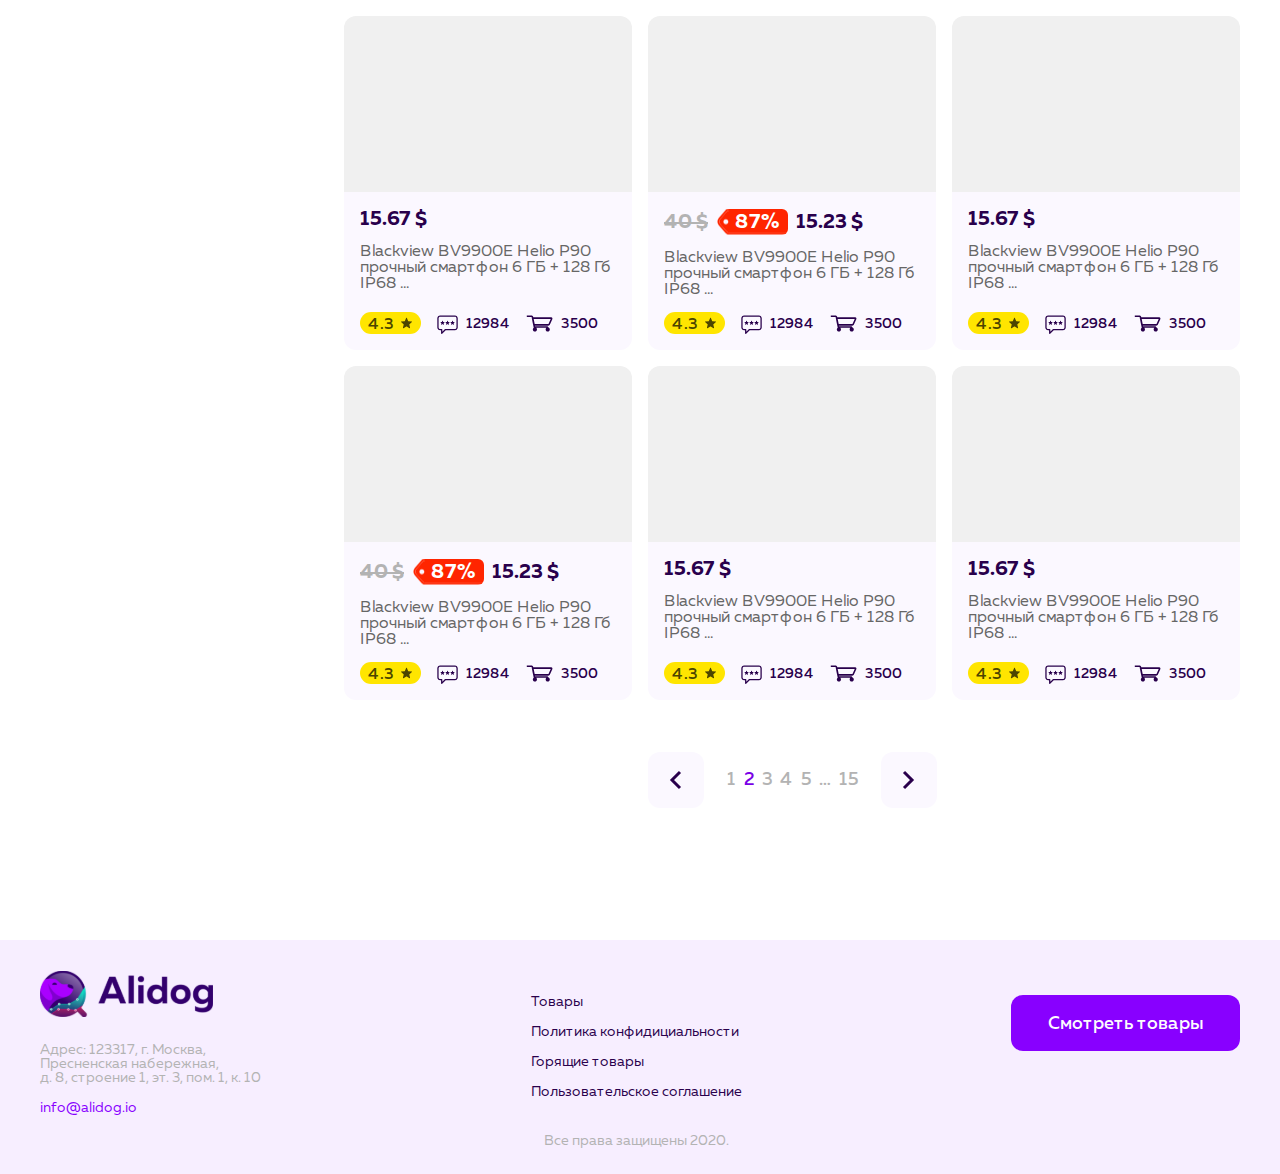
<file: alidog/products1.html>
<!DOCTYPE html>
<html lang="ru">
<head>
    <meta charset="utf-8">        
    <meta name="author" content="CHANGE-ME">
    <meta name="description" content="CHANGE-ME">
    <!-- Mobile Stuff -->
    <meta http-equiv="X-UA-Compatible" content="IE=edge">
    <meta name="viewport" content="width=device-width, initial-scale=1">
    <meta name="msapplication-tap-highlight" content="no">
    <!-- Chrome on Android -->
    <meta name="mobile-web-app-capable" content="yes"> 
    <meta name="application-name" content="CHANGE-ME"> 
    <!-- Safari on iOS -->
    <meta name="apple-mobile-web-app-capable" content="yes">
    <meta name="apple-mobile-web-app-status-bar-style" content="black">
    <meta name="apple-mobile-web-app-title" content="CHANGE-ME"> 
    
    <link rel="shortcut icon" href="favicon.ico">
    <title>Name of project</title>
    <link href='css/style.css' rel='stylesheet' type='text/css'>    
</head>
<body>
	<div class="search-bg"></div>
	<header>
		<div class="container">
			<div class="toggle main-menu-btn" data-target="mobil-menu">
				<span></span>
				<span></span>
			</div>
			<div class="logo">
				<a href="index.html">
					<img src="images/logo.svg" alt="">
				</a>
			</div> 
			<nav class="main-menu">
				<ul>
					<li>
						<a href="#">
							<span>Категории</span>							
							<svg width="10" height="7" viewBox="0 0 10 7" fill="none" xmlns="http://www.w3.org/2000/svg">
								<path d="M1 1L5 5L9 1" stroke-width="2"/>
							</svg>
						</a>
						<div>
							<ul>
								<li><a href="#">Телефоны / Аксессуары</a></li>
								<li><a href="#">Компьютеры</a></li>
								<li><a href="#">Оргтехника</a></li>
								<li><a href="#">Электроника</a></li>
								<li><a href="#">Бытовая техника</a></li>
								<li><a href="#">Красота</a></li>
							</ul>
							<ul>
								<li><a href="#">Одежда для женщин</a></li>
								<li><a href="#">Одежда для мужчин</a></li>
								<li><a href="#">Всё для детей</a></li>
								<li><a href="#">Бижутерия</a></li>
								<li><a href="#">Часы</a></li>
								<li><a href="#">Спорт и развлечения</a></li>
							</ul>
							<ul>
								<li><a href="#">Сумки</a></li>
								<li><a href="#">Обувь</a></li>
								<li><a href="#">Дом</a></li>
								<li><a href="#">Зоотовары</a></li>
								<li><a href="#">Автотовары</a></li>
							</ul>
						</div>
					</li>
					<li class="active"><a href="#">Товары</a></li>
					<li class="burn"><a href="#">Горящие товары %</a></li>
				</ul>
			</nav>
			<div class="currency-lan">
				<div class="toggle" data-target="currency-lan">
					<div class="currency-lan-img">
						<img src="images/icons/ru.svg" alt="">
					</div>
					<div class="currency-lan-middle">
						USD
					</div>
					<div class="currency-lan-arrow">
						<svg width="10" height="7" viewBox="0 0 10 7" fill="none" xmlns="http://www.w3.org/2000/svg">
							<path d="M1 1L5 5L9 1" stroke-width="2"/>
						</svg>
					</div>
				</div>
				<div class="currency-lan-block" id="currency-lan">
					<div class="currency-lan-block-top">
						<div class="currency-lan-block-title">Язык</div>
						<ul class="currency-language">
							<li class="active" data-target="images/icons/ru.svg">
								<a>
									<img src="images/icons/ru.svg" alt="">
									<span>Русский</span>
								</a>
							</li>
							<li data-target="images/icons/gb.svg">
								<a>
									<img src="images/icons/gb.svg" alt="">
									<span>English</span>
								</a>
							</li>
						</ul>
					</div>
					<div class="currency-lan-block-bottom">
						<div class="currency-lan-block-title">Выбор валюты</div>
						<ul class="currency">
							<li data-target="RUB">
								<a>
									<span>RUB</span>
								</a>
							</li>
							<li class="active" data-target="USD">
								<a>
									<span>USD</span>
								</a>
							</li>
							<li data-target="EUR">
								<a>
									<span>EUR</span>
								</a>
							</li>
						</ul>
					</div>
					<button>Применить</button>
				</div>
			</div>
			<div class="toggle search-btn" data-target="search-form">
				<svg width="20" height="20" viewBox="0 0 20 20" fill="none" xmlns="http://www.w3.org/2000/svg">
					<path d="M19.7291 18.2696L15.9966 14.5757C18.8293 11.0483 18.5627 5.85691 15.33 2.62895C13.6304 0.93178 11.3975 0 8.99806 0C6.59858 0 4.3324 0.93178 2.63277 2.62895C0.933132 4.32612 0 6.55574 0 8.98503C0 11.4143 0.933132 13.6439 2.63277 15.3411C4.3324 17.005 6.56525 17.9701 8.99806 17.9701C11.031 17.9701 13.0305 17.2712 14.5969 16.0067L18.2961 19.7005C18.496 19.9002 18.7293 20 18.9959 20C19.2625 20 19.5291 19.9002 19.6958 19.7005C20.0957 19.3012 20.0957 18.6689 19.7291 18.2696ZM15.9966 8.98503C15.9966 10.8486 15.2634 12.6123 13.9303 13.9102C12.5973 15.208 10.8643 15.9734 8.99806 15.9734C7.1318 15.9734 5.36551 15.2413 4.06579 13.9102C2.76607 12.579 1.99957 10.8486 1.99957 8.98503C1.99957 7.12146 2.73275 5.35774 4.06579 4.0599C5.39884 2.76206 7.09847 1.99667 8.99806 1.99667C10.8643 1.99667 12.6306 2.72879 13.9303 4.0599C15.2301 5.39102 15.9966 7.08819 15.9966 8.98503Z" fill="#1B0033"/>
				</svg>
				<span>Отмена</span>
			</div>
		</div>
	</header>
	<div class="mobil-menu" id="mobil-menu">
		<div class="container">
			<div class="mobil-menu-block">
				<div class="mobil-menu-title">Навигация</div>
				<ul>
					<li><a href="#">Товары</a></li>
					<li><a href="#">Горящие товары</a></li>
					<li>
						<a href="#" class="toggle">
							<span>Категории</span>
							<svg width="10" height="7" viewBox="0 0 10 7" fill="none" xmlns="http://www.w3.org/2000/svg">
								<path d="M1 6L5 2L9 6" stroke-width="2"/>
							</svg>
						</a>
						<ul>
							<li><a href="#">Все</a></li>
							<li><a href="#">Телефоны и Аксессуары</a></li>
							<li><a href="#">Компьютеры</a></li>
							<li><a href="#">Оргтехника</a></li>
							<li><a href="#">Электроника</a></li>
							<li><a href="#">Бытовая техника</a></li>
							<li><a href="#">Красота</a></li>
							<li><a href="#">Одежда для мужчин</a></li>
							<li><a href="#">Одежда для женщин</a></li>
							<li><a href="#">Всё для детей</a></li>
							<li><a href="#">Бижутерия</a></li>
							<li><a href="#">Часы</a></li>
							<li><a href="#">Спорт и развлечения</a></li>
							<li><a href="#">Сумки</a></li>
							<li><a href="#">Обувь</a></li>
							<li><a href="#">Дом</a></li>
							<li><a href="#">Зоотовары</a></li>
							<li><a href="#">Автотовары</a></li>
						</ul>
					</li>
				</ul>
			</div>
			<div class="mobil-menu-block">
				<div class="mobil-menu-title">Язык</div>
				<div class="mobil-menu-a">
					<a href="#" class="active">
						<img src="images/icons/ru.svg" alt="">
						<span>Русский</span>
					</a>
					<a href="#">
						<img src="images/icons/gb.svg" alt="">
						<span>English</span>
					</a>
				</div>
			</div>
			<div class="mobil-menu-block">
				<div class="mobil-menu-title">Выбор валюты</div>
				<div class="mobil-menu-a">
					<a href="#">RUB</a>
					<a href="#" class="active">USD</a>
					<a href="#">EUR</a>
				</div>
			</div>
		</div>
	</div>
	<div class="content container">
		<div class="breadcrumbs">
			<a href="#">Товары</a> 
			<span>/</span> 
			<a href="#">Графические планшеты</a>
			<span>/</span>
			<a href="#">ПК оборудование</a>
		</div>
		<div class="search-form" id="search-form">
			<form>
				<input type="text" placeholder="Введи название товара, чтобы найти его" id="tags">
				<div class="close-autocomplete"></div>
				<button>
					<svg width="24" height="24" viewBox="0 0 24 24" fill="none" xmlns="http://www.w3.org/2000/svg">
						<path d="M23.6749 21.9235L19.1959 17.4909C22.5951 13.2579 22.2752 7.02829 18.396 3.15474C16.3565 1.11814 13.6771 0 10.7977 0C7.9183 0 5.19888 1.11814 3.15932 3.15474C1.11976 5.19135 0 7.86689 0 10.782C0 13.6972 1.11976 16.3727 3.15932 18.4093C5.19888 20.406 7.87831 21.5641 10.7977 21.5641C13.2372 21.5641 15.6366 20.7255 17.5162 19.208L21.9553 23.6406C22.1952 23.8802 22.4752 24 22.7951 24C23.115 24 23.435 23.8802 23.6349 23.6406C24.1148 23.1614 24.1148 22.4027 23.6749 21.9235ZM19.1959 10.782C19.1959 13.0183 18.3161 15.1348 16.7164 16.6922C15.1167 18.2496 13.0372 19.1681 10.7977 19.1681C8.55816 19.1681 6.43862 18.2895 4.87895 16.6922C3.31929 15.0948 2.39948 13.0183 2.39948 10.782C2.39948 8.54576 3.27929 6.42929 4.87895 4.87188C6.47861 3.31448 8.51817 2.39601 10.7977 2.39601C13.0372 2.39601 15.1567 3.27454 16.7164 4.87188C18.2761 6.46922 19.1959 8.50582 19.1959 10.782Z"/>
					</svg>
				</button>
			</form>
		</div>
		<div class="search-products">
			<div class="search-products-top">
				<p>Выбранный товар</p>
				<h1>Автомобильный пульт дистанционного управления</h1>
				<div class="toggle filter-btn" data-target="filter"></div>
			</div>
			<div class="left-bar" id="filter">
				<div class="toggle filter-btn2 for-mobil" data-target="filter"></div>
				<div class="filter-bg" id="filter1">
					<div class="filter">
						<div class="filter-small-title">Цена</div>
						<div class="filter-slider">
							<div id="slider-range"></div>
							<div class="sl-slider">
								<div>
									<label for="amount">От</label>
									<input id="amount" type="text"/>
								</div>
								<div>
									<label for="amount_1">До</label>
									<input id="amount_1" type="text"/>
								</div>
							</div>
						</div>
						<div class="filter-small-title">Рейтинг</div>
						<div class="filter-rating">
							<a href="#"></a>
							<a href="#"></a>
							<a href="#"></a>
							<a href="#"></a>
							<a href="#"></a>
						</div>
					</div>
				</div>
				<div class="filter-bg">
					<div class="filter">
						<div class="toggle filter-title active">
							Категории
							<svg width="10" height="7" viewBox="0 0 10 7" fill="none" xmlns="http://www.w3.org/2000/svg">
								<path d="M1 1L5 5L9 1" stroke-width="2"/>
							</svg>
						</div>
						<div class="filter-block">
							<div class="checkbox">
								<input type="checkbox" id="c1">
								<label for="c1">Телефоны и Аксессуары</label>
							</div>
							<div class="checkbox">
								<input type="checkbox" id="c2">
								<label for="c2">Компьютеры</label>
							</div>
							<div class="checkbox">
								<input type="checkbox" id="c3">
								<label for="c3">Оргтехника</label>
							</div>
							<div class="checkbox">
								<input type="checkbox" id="c4">
								<label for="c4">Электроника</label>
							</div>
							<div class="checkbox">
								<input type="checkbox" id="c5">
								<label for="c5">Бытовая техника</label>
							</div>
							<div class="checkbox">
								<input type="checkbox" id="c6">
								<label for="c6">Всё для детей</label>
							</div>
							<div class="checkbox">
								<input type="checkbox" id="c7">
								<label for="c7">Одежда для мужчин</label>
							</div>
							<div class="checkbox">
								<input type="checkbox" id="c8">
								<label for="c8">Одежда для женщин</label>
							</div>
							<div class="checkbox">
								<input type="checkbox" id="c9">
								<label for="c9">Часы</label>
							</div>
							<div class="checkbox">
								<input type="checkbox" id="c10">
								<label for="c10">Сумки</label>
							</div>
							<div class="checkbox">
								<input type="checkbox" id="c11">
								<label for="c11">Обувь</label>
							</div>
							<div class="checkbox">
								<input type="checkbox" id="c12">
								<label for="c12">Дом</label>
							</div>
							<div class="checkbox">
								<input type="checkbox" id="c13">
								<label for="c13">Бижутерия</label>
							</div>
							<div class="checkbox">
								<input type="checkbox" id="c14">
								<label for="c14">Красота</label>
							</div>
							<div class="checkbox">
								<input type="checkbox" id="c15">
								<label for="c15">Спорт и развлечения</label>
							</div>
							<div class="checkbox">
								<input type="checkbox" id="c16">
								<label for="c16">Автотовары</label>
							</div>
							<div class="checkbox">
								<input type="checkbox" id="c17">
								<label for="c17">Зоотовары</label>
							</div>
						</div>
					</div>
				</div>
				<div class="filter-bg">
					<div class="filter">
						<div class="toggle filter-title">
							Характеристики
							<svg width="10" height="7" viewBox="0 0 10 7" fill="none" xmlns="http://www.w3.org/2000/svg">
								<path d="M1 1L5 5L9 1" stroke-width="2"/>
							</svg>
						</div>
						<div class="filter-block">
							<div class="filter">
								<div class="toggle filter-title">
									Бренд
									<svg width="10" height="7" viewBox="0 0 10 7" fill="none" xmlns="http://www.w3.org/2000/svg">
										<path d="M1 1L5 5L9 1" stroke-width="2"/>
									</svg>
								</div>
								<div class="filter-block">
									<p>2</p>
								</div>
							</div>
							<div class="filter">
								<div class="toggle filter-title">
									Габаритыне размеры
									<svg width="10" height="7" viewBox="0 0 10 7" fill="none" xmlns="http://www.w3.org/2000/svg">
										<path d="M1 1L5 5L9 1" stroke-width="2"/>
									</svg>
								</div>
								<div class="filter-block">
									<p>3</p>
								</div>
							</div>
							<div class="filter">
								<div class="toggle filter-title">
									Тип
									<svg width="10" height="7" viewBox="0 0 10 7" fill="none" xmlns="http://www.w3.org/2000/svg">
										<path d="M1 1L5 5L9 1" stroke-width="2"/>
									</svg>
								</div>
								<div class="filter-block">
									<p>4</p>
								</div>
							</div>
							<div class="filter">
								<div class="toggle filter-title">
									Предназначение
									<svg width="10" height="7" viewBox="0 0 10 7" fill="none" xmlns="http://www.w3.org/2000/svg">
										<path d="M1 1L5 5L9 1" stroke-width="2"/>
									</svg>
								</div>
								<div class="filter-block">
									<p>5</p>
								</div>
							</div>
							<div class="filter">
								<div class="toggle filter-title">
									Тип рисунка
									<svg width="10" height="7" viewBox="0 0 10 7" fill="none" xmlns="http://www.w3.org/2000/svg">
										<path d="M1 1L5 5L9 1" stroke-width="2"/>
									</svg>
								</div>
								<div class="filter-block">
									<div class="checkbox">
										<input type="checkbox" id="c21">
										<label for="c21">Пейзаж</label>
									</div>
									<div class="checkbox">
										<input type="checkbox" id="c22">
										<label for="c22">Экспозиция</label>
									</div>
									<div class="checkbox">
										<input type="checkbox" id="c23">
										<label for="c23">Портрет</label>
									</div>
									<div class="checkbox">
										<input type="checkbox" id="c24">
										<label for="c24">Комбинация множества изображений</label>
									</div>
								</div>
							</div>
							<div class="filter">
								<div class="toggle filter-title">
									Способ укладки холста
									<svg width="10" height="7" viewBox="0 0 10 7" fill="none" xmlns="http://www.w3.org/2000/svg">
										<path d="M1 1L5 5L9 1" stroke-width="2"/>
									</svg>
								</div>
								<div class="filter-block">
									<p>8</p>
								</div>
							</div>
							<div class="filter">
								<div class="toggle filter-title">
									Рама
									<svg width="10" height="7" viewBox="0 0 10 7" fill="none" xmlns="http://www.w3.org/2000/svg">
										<path d="M1 1L5 5L9 1" stroke-width="2"/>
									</svg>
								</div>
								<div class="filter-block">
									<p>9</p>
								</div>
							</div>
							<div class="filter">
								<div class="toggle filter-title">
									Внешняя упаковка
									<svg width="10" height="7" viewBox="0 0 10 7" fill="none" xmlns="http://www.w3.org/2000/svg">
										<path d="M1 1L5 5L9 1" stroke-width="2"/>
									</svg>
								</div>
								<div class="filter-block">
									<p>10</p>
								</div>
							</div>
						</div>
					</div>
				</div>
				<div class="filter-btns">
					<a href="#" class="btn shadowHover">Применить</a>
					<a href="#" class="btn-default">Сбросить</a>
				</div>
			</div>
			<div class="right-bar">
				<div class="selection">
					<a href="#">Все</a>
					<a href="#" class="active">По размеру скидки</a>
					<a href="#">По количеству заказов</a>
					<a href="#">По рейтингу</a>
					<a href="#">По цене</a>
				</div>
				<div class="products">
					<div class="product">
						<div class="product-img">
							<a href="#">
							</a>
						</div>
						<div class="product-description">
							<div class="product-price">
								15.67 $
							</div>
							<div class="product-text">Blackview BV9900E Helio P90 прочный смартфон 6 ГБ + 128 Гб IP68 …</div>
							<div class="product-bottom">
								<div class="product-assesment">
									<span>4.3</span>
									<img src="images/icons/star.svg" alt="">
								</div>
								<div class="product-comments">
									<img src="images/icons/comment.svg" alt="">
									<span>12984</span>
								</div>
								<div class="product-purchases">
									<img src="images/icons/cart.svg" alt="">
									<span>3500</span>
								</div>
							</div>
						</div>
					</div>
					<div class="product">
						<div class="product-img">
							<a href="#">
							</a>
						</div>
						<div class="product-description">
							<div class="product-price">
								<span class="discount">
									<span>40 $</span>
									<b>87%</b>
								</span>
								15.23 $
							</div>
							<div class="product-text">Blackview BV9900E Helio P90 прочный смартфон 6 ГБ + 128 Гб IP68 …</div>
							<div class="product-bottom">
								<div class="product-assesment">
									<span>4.3</span>
									<img src="images/icons/star.svg" alt="">
								</div>
								<div class="product-comments">
									<img src="images/icons/comment.svg" alt="">
									<span>12984</span>
								</div>
								<div class="product-purchases">
									<img src="images/icons/cart.svg" alt="">
									<span>3500</span>
								</div>
							</div>
						</div>
					</div>
					<div class="product">
						<div class="product-img">
							<a href="#">
							</a>
						</div>
						<div class="product-description">
							<div class="product-price">
								15.67 $
							</div>
							<div class="product-text">Blackview BV9900E Helio P90 прочный смартфон 6 ГБ + 128 Гб IP68 …</div>
							<div class="product-bottom">
								<div class="product-assesment">
									<span>4.3</span>
									<img src="images/icons/star.svg" alt="">
								</div>
								<div class="product-comments">
									<img src="images/icons/comment.svg" alt="">
									<span>12984</span>
								</div>
								<div class="product-purchases">
									<img src="images/icons/cart.svg" alt="">
									<span>3500</span>
								</div>
							</div>
						</div>
					</div>
					<div class="product">
						<div class="product-img">
							<a href="#">
							</a>
						</div>
						<div class="product-description">
							<div class="product-price">
								<span class="discount">
									<span>40 $</span>
									<b>87%</b>
								</span>
								15.23 $
							</div>
							<div class="product-text">Blackview BV9900E Helio P90 прочный смартфон 6 ГБ + 128 Гб IP68 …</div>
							<div class="product-bottom">
								<div class="product-assesment">
									<span>4.3</span>
									<img src="images/icons/star.svg" alt="">
								</div>
								<div class="product-comments">
									<img src="images/icons/comment.svg" alt="">
									<span>12984</span>
								</div>
								<div class="product-purchases">
									<img src="images/icons/cart.svg" alt="">
									<span>3500</span>
								</div>
							</div>
						</div>
					</div>
					<div class="product">
						<div class="product-img">
							<a href="#">
							</a>
						</div>
						<div class="product-description">
							<div class="product-price">
								15.67 $
							</div>
							<div class="product-text">Blackview BV9900E Helio P90 прочный смартфон 6 ГБ + 128 Гб IP68 …</div>
							<div class="product-bottom">
								<div class="product-assesment">
									<span>4.3</span>
									<img src="images/icons/star.svg" alt="">
								</div>
								<div class="product-comments">
									<img src="images/icons/comment.svg" alt="">
									<span>12984</span>
								</div>
								<div class="product-purchases">
									<img src="images/icons/cart.svg" alt="">
									<span>3500</span>
								</div>
							</div>
						</div>
					</div>
					<div class="product">
						<div class="product-img">
							<a href="#">
							</a>
						</div>
						<div class="product-description">
							<div class="product-price">
								15.67 $
							</div>
							<div class="product-text">Blackview BV9900E Helio P90 прочный смартфон 6 ГБ + 128 Гб IP68 …</div>
							<div class="product-bottom">
								<div class="product-assesment">
									<span>4.3</span>
									<img src="images/icons/star.svg" alt="">
								</div>
								<div class="product-comments">
									<img src="images/icons/comment.svg" alt="">
									<span>12984</span>
								</div>
								<div class="product-purchases">
									<img src="images/icons/cart.svg" alt="">
									<span>3500</span>
								</div>
							</div>
						</div>
					</div>
					<div class="product">
						<div class="product-img">
							<a href="#">
							</a>
						</div>
						<div class="product-description">
							<div class="product-price">
								15.67 $
							</div>
							<div class="product-text">Blackview BV9900E Helio P90 прочный смартфон 6 ГБ + 128 Гб IP68 …</div>
							<div class="product-bottom">
								<div class="product-assesment">
									<span>4.3</span>
									<img src="images/icons/star.svg" alt="">
								</div>
								<div class="product-comments">
									<img src="images/icons/comment.svg" alt="">
									<span>12984</span>
								</div>
								<div class="product-purchases">
									<img src="images/icons/cart.svg" alt="">
									<span>3500</span>
								</div>
							</div>
						</div>
					</div>
					<div class="product">
						<div class="product-img">
							<a href="#">
							</a>
						</div>
						<div class="product-description">
							<div class="product-price">
								<span class="discount">
									<span>40 $</span>
									<b>87%</b>
								</span>
								15.23 $
							</div>
							<div class="product-text">Blackview BV9900E Helio P90 прочный смартфон 6 ГБ + 128 Гб IP68 …</div>
							<div class="product-bottom">
								<div class="product-assesment">
									<span>4.3</span>
									<img src="images/icons/star.svg" alt="">
								</div>
								<div class="product-comments">
									<img src="images/icons/comment.svg" alt="">
									<span>12984</span>
								</div>
								<div class="product-purchases">
									<img src="images/icons/cart.svg" alt="">
									<span>3500</span>
								</div>
							</div>
						</div>
					</div>
					<div class="product">
						<div class="product-img">
							<a href="#">
							</a>
						</div>
						<div class="product-description">
							<div class="product-price">
								15.67 $
							</div>
							<div class="product-text">Blackview BV9900E Helio P90 прочный смартфон 6 ГБ + 128 Гб IP68 …</div>
							<div class="product-bottom">
								<div class="product-assesment">
									<span>4.3</span>
									<img src="images/icons/star.svg" alt="">
								</div>
								<div class="product-comments">
									<img src="images/icons/comment.svg" alt="">
									<span>12984</span>
								</div>
								<div class="product-purchases">
									<img src="images/icons/cart.svg" alt="">
									<span>3500</span>
								</div>
							</div>
						</div>
					</div>
					<div class="product">
						<div class="product-img">
							<a href="#">
							</a>
						</div>
						<div class="product-description">
							<div class="product-price">
								<span class="discount">
									<span>40 $</span>
									<b>87%</b>
								</span>
								15.23 $
							</div>
							<div class="product-text">Blackview BV9900E Helio P90 прочный смартфон 6 ГБ + 128 Гб IP68 …</div>
							<div class="product-bottom">
								<div class="product-assesment">
									<span>4.3</span>
									<img src="images/icons/star.svg" alt="">
								</div>
								<div class="product-comments">
									<img src="images/icons/comment.svg" alt="">
									<span>12984</span>
								</div>
								<div class="product-purchases">
									<img src="images/icons/cart.svg" alt="">
									<span>3500</span>
								</div>
							</div>
						</div>
					</div>
					<div class="product">
						<div class="product-img">
							<a href="#">
							</a>
						</div>
						<div class="product-description">
							<div class="product-price">
								15.67 $
							</div>
							<div class="product-text">Blackview BV9900E Helio P90 прочный смартфон 6 ГБ + 128 Гб IP68 …</div>
							<div class="product-bottom">
								<div class="product-assesment">
									<span>4.3</span>
									<img src="images/icons/star.svg" alt="">
								</div>
								<div class="product-comments">
									<img src="images/icons/comment.svg" alt="">
									<span>12984</span>
								</div>
								<div class="product-purchases">
									<img src="images/icons/cart.svg" alt="">
									<span>3500</span>
								</div>
							</div>
						</div>
					</div>
					<div class="product">
						<div class="product-img">
							<a href="#">
							</a>
						</div>
						<div class="product-description">
							<div class="product-price">
								15.67 $
							</div>
							<div class="product-text">Blackview BV9900E Helio P90 прочный смартфон 6 ГБ + 128 Гб IP68 …</div>
							<div class="product-bottom">
								<div class="product-assesment">
									<span>4.3</span>
									<img src="images/icons/star.svg" alt="">
								</div>
								<div class="product-comments">
									<img src="images/icons/comment.svg" alt="">
									<span>12984</span>
								</div>
								<div class="product-purchases">
									<img src="images/icons/cart.svg" alt="">
									<span>3500</span>
								</div>
							</div>
						</div>
					</div>
					<div class="product">
						<div class="product-img">
							<a href="#">
							</a>
						</div>
						<div class="product-description">
							<div class="product-price">
								15.67 $
							</div>
							<div class="product-text">Blackview BV9900E Helio P90 прочный смартфон 6 ГБ + 128 Гб IP68 …</div>
							<div class="product-bottom">
								<div class="product-assesment">
									<span>4.3</span>
									<img src="images/icons/star.svg" alt="">
								</div>
								<div class="product-comments">
									<img src="images/icons/comment.svg" alt="">
									<span>12984</span>
								</div>
								<div class="product-purchases">
									<img src="images/icons/cart.svg" alt="">
									<span>3500</span>
								</div>
							</div>
						</div>
					</div>
					<div class="product">
						<div class="product-img">
							<a href="#">
							</a>
						</div>
						<div class="product-description">
							<div class="product-price">
								<span class="discount">
									<span>40 $</span>
									<b>87%</b>
								</span>
								15.23 $
							</div>
							<div class="product-text">Blackview BV9900E Helio P90 прочный смартфон 6 ГБ + 128 Гб IP68 …</div>
							<div class="product-bottom">
								<div class="product-assesment">
									<span>4.3</span>
									<img src="images/icons/star.svg" alt="">
								</div>
								<div class="product-comments">
									<img src="images/icons/comment.svg" alt="">
									<span>12984</span>
								</div>
								<div class="product-purchases">
									<img src="images/icons/cart.svg" alt="">
									<span>3500</span>
								</div>
							</div>
						</div>
					</div>
					<div class="product">
						<div class="product-img">
							<a href="#">
							</a>
						</div>
						<div class="product-description">
							<div class="product-price">
								15.67 $
							</div>
							<div class="product-text">Blackview BV9900E Helio P90 прочный смартфон 6 ГБ + 128 Гб IP68 …</div>
							<div class="product-bottom">
								<div class="product-assesment">
									<span>4.3</span>
									<img src="images/icons/star.svg" alt="">
								</div>
								<div class="product-comments">
									<img src="images/icons/comment.svg" alt="">
									<span>12984</span>
								</div>
								<div class="product-purchases">
									<img src="images/icons/cart.svg" alt="">
									<span>3500</span>
								</div>
							</div>
						</div>
					</div>
					<div class="product">
						<div class="product-img">
							<a href="#">
							</a>
						</div>
						<div class="product-description">
							<div class="product-price">
								<span class="discount">
									<span>40 $</span>
									<b>87%</b>
								</span>
								15.23 $
							</div>
							<div class="product-text">Blackview BV9900E Helio P90 прочный смартфон 6 ГБ + 128 Гб IP68 …</div>
							<div class="product-bottom">
								<div class="product-assesment">
									<span>4.3</span>
									<img src="images/icons/star.svg" alt="">
								</div>
								<div class="product-comments">
									<img src="images/icons/comment.svg" alt="">
									<span>12984</span>
								</div>
								<div class="product-purchases">
									<img src="images/icons/cart.svg" alt="">
									<span>3500</span>
								</div>
							</div>
						</div>
					</div>
					<div class="product">
						<div class="product-img">
							<a href="#">
							</a>
						</div>
						<div class="product-description">
							<div class="product-price">
								15.67 $
							</div>
							<div class="product-text">Blackview BV9900E Helio P90 прочный смартфон 6 ГБ + 128 Гб IP68 …</div>
							<div class="product-bottom">
								<div class="product-assesment">
									<span>4.3</span>
									<img src="images/icons/star.svg" alt="">
								</div>
								<div class="product-comments">
									<img src="images/icons/comment.svg" alt="">
									<span>12984</span>
								</div>
								<div class="product-purchases">
									<img src="images/icons/cart.svg" alt="">
									<span>3500</span>
								</div>
							</div>
						</div>
					</div>
					<div class="product">
						<div class="product-img">
							<a href="#">
							</a>
						</div>
						<div class="product-description">
							<div class="product-price">
								15.67 $
							</div>
							<div class="product-text">Blackview BV9900E Helio P90 прочный смартфон 6 ГБ + 128 Гб IP68 …</div>
							<div class="product-bottom">
								<div class="product-assesment">
									<span>4.3</span>
									<img src="images/icons/star.svg" alt="">
								</div>
								<div class="product-comments">
									<img src="images/icons/comment.svg" alt="">
									<span>12984</span>
								</div>
								<div class="product-purchases">
									<img src="images/icons/cart.svg" alt="">
									<span>3500</span>
								</div>
							</div>
						</div>
					</div>
					<div class="product">
						<div class="product-img">
							<a href="#">
							</a>
						</div>
						<div class="product-description">
							<div class="product-price">
								15.67 $
							</div>
							<div class="product-text">Blackview BV9900E Helio P90 прочный смартфон 6 ГБ + 128 Гб IP68 …</div>
							<div class="product-bottom">
								<div class="product-assesment">
									<span>4.3</span>
									<img src="images/icons/star.svg" alt="">
								</div>
								<div class="product-comments">
									<img src="images/icons/comment.svg" alt="">
									<span>12984</span>
								</div>
								<div class="product-purchases">
									<img src="images/icons/cart.svg" alt="">
									<span>3500</span>
								</div>
							</div>
						</div>
					</div>
					<div class="product">
						<div class="product-img">
							<a href="#">
							</a>
						</div>
						<div class="product-description">
							<div class="product-price">
								<span class="discount">
									<span>40 $</span>
									<b>87%</b>
								</span>
								15.23 $
							</div>
							<div class="product-text">Blackview BV9900E Helio P90 прочный смартфон 6 ГБ + 128 Гб IP68 …</div>
							<div class="product-bottom">
								<div class="product-assesment">
									<span>4.3</span>
									<img src="images/icons/star.svg" alt="">
								</div>
								<div class="product-comments">
									<img src="images/icons/comment.svg" alt="">
									<span>12984</span>
								</div>
								<div class="product-purchases">
									<img src="images/icons/cart.svg" alt="">
									<span>3500</span>
								</div>
							</div>
						</div>
					</div>
					<div class="product">
						<div class="product-img">
							<a href="#">
							</a>
						</div>
						<div class="product-description">
							<div class="product-price">
								15.67 $
							</div>
							<div class="product-text">Blackview BV9900E Helio P90 прочный смартфон 6 ГБ + 128 Гб IP68 …</div>
							<div class="product-bottom">
								<div class="product-assesment">
									<span>4.3</span>
									<img src="images/icons/star.svg" alt="">
								</div>
								<div class="product-comments">
									<img src="images/icons/comment.svg" alt="">
									<span>12984</span>
								</div>
								<div class="product-purchases">
									<img src="images/icons/cart.svg" alt="">
									<span>3500</span>
								</div>
							</div>
						</div>
					</div>
					<div class="product">
						<div class="product-img">
							<a href="#">
							</a>
						</div>
						<div class="product-description">
							<div class="product-price">
								<span class="discount">
									<span>40 $</span>
									<b>87%</b>
								</span>
								15.23 $
							</div>
							<div class="product-text">Blackview BV9900E Helio P90 прочный смартфон 6 ГБ + 128 Гб IP68 …</div>
							<div class="product-bottom">
								<div class="product-assesment">
									<span>4.3</span>
									<img src="images/icons/star.svg" alt="">
								</div>
								<div class="product-comments">
									<img src="images/icons/comment.svg" alt="">
									<span>12984</span>
								</div>
								<div class="product-purchases">
									<img src="images/icons/cart.svg" alt="">
									<span>3500</span>
								</div>
							</div>
						</div>
					</div>
					<div class="product">
						<div class="product-img">
							<a href="#">
							</a>
						</div>
						<div class="product-description">
							<div class="product-price">
								15.67 $
							</div>
							<div class="product-text">Blackview BV9900E Helio P90 прочный смартфон 6 ГБ + 128 Гб IP68 …</div>
							<div class="product-bottom">
								<div class="product-assesment">
									<span>4.3</span>
									<img src="images/icons/star.svg" alt="">
								</div>
								<div class="product-comments">
									<img src="images/icons/comment.svg" alt="">
									<span>12984</span>
								</div>
								<div class="product-purchases">
									<img src="images/icons/cart.svg" alt="">
									<span>3500</span>
								</div>
							</div>
						</div>
					</div>
					<div class="product">
						<div class="product-img">
							<a href="#">
							</a>
						</div>
						<div class="product-description">
							<div class="product-price">
								15.67 $
							</div>
							<div class="product-text">Blackview BV9900E Helio P90 прочный смартфон 6 ГБ + 128 Гб IP68 …</div>
							<div class="product-bottom">
								<div class="product-assesment">
									<span>4.3</span>
									<img src="images/icons/star.svg" alt="">
								</div>
								<div class="product-comments">
									<img src="images/icons/comment.svg" alt="">
									<span>12984</span>
								</div>
								<div class="product-purchases">
									<img src="images/icons/cart.svg" alt="">
									<span>3500</span>
								</div>
							</div>
						</div>
					</div>
					<div class="product">
						<div class="product-img">
							<a href="#">
							</a>
						</div>
						<div class="product-description">
							<div class="product-price">
								15.67 $
							</div>
							<div class="product-text">Blackview BV9900E Helio P90 прочный смартфон 6 ГБ + 128 Гб IP68 …</div>
							<div class="product-bottom">
								<div class="product-assesment">
									<span>4.3</span>
									<img src="images/icons/star.svg" alt="">
								</div>
								<div class="product-comments">
									<img src="images/icons/comment.svg" alt="">
									<span>12984</span>
								</div>
								<div class="product-purchases">
									<img src="images/icons/cart.svg" alt="">
									<span>3500</span>
								</div>
							</div>
						</div>
					</div>
					<div class="product">
						<div class="product-img">
							<a href="#">
							</a>
						</div>
						<div class="product-description">
							<div class="product-price">
								<span class="discount">
									<span>40 $</span>
									<b>87%</b>
								</span>
								15.23 $
							</div>
							<div class="product-text">Blackview BV9900E Helio P90 прочный смартфон 6 ГБ + 128 Гб IP68 …</div>
							<div class="product-bottom">
								<div class="product-assesment">
									<span>4.3</span>
									<img src="images/icons/star.svg" alt="">
								</div>
								<div class="product-comments">
									<img src="images/icons/comment.svg" alt="">
									<span>12984</span>
								</div>
								<div class="product-purchases">
									<img src="images/icons/cart.svg" alt="">
									<span>3500</span>
								</div>
							</div>
						</div>
					</div>
					<div class="product">
						<div class="product-img">
							<a href="#">
							</a>
						</div>
						<div class="product-description">
							<div class="product-price">
								15.67 $
							</div>
							<div class="product-text">Blackview BV9900E Helio P90 прочный смартфон 6 ГБ + 128 Гб IP68 …</div>
							<div class="product-bottom">
								<div class="product-assesment">
									<span>4.3</span>
									<img src="images/icons/star.svg" alt="">
								</div>
								<div class="product-comments">
									<img src="images/icons/comment.svg" alt="">
									<span>12984</span>
								</div>
								<div class="product-purchases">
									<img src="images/icons/cart.svg" alt="">
									<span>3500</span>
								</div>
							</div>
						</div>
					</div>
					<div class="product">
						<div class="product-img">
							<a href="#">
							</a>
						</div>
						<div class="product-description">
							<div class="product-price">
								<span class="discount">
									<span>40 $</span>
									<b>87%</b>
								</span>
								15.23 $
							</div>
							<div class="product-text">Blackview BV9900E Helio P90 прочный смартфон 6 ГБ + 128 Гб IP68 …</div>
							<div class="product-bottom">
								<div class="product-assesment">
									<span>4.3</span>
									<img src="images/icons/star.svg" alt="">
								</div>
								<div class="product-comments">
									<img src="images/icons/comment.svg" alt="">
									<span>12984</span>
								</div>
								<div class="product-purchases">
									<img src="images/icons/cart.svg" alt="">
									<span>3500</span>
								</div>
							</div>
						</div>
					</div>
					<div class="product">
						<div class="product-img">
							<a href="#">
							</a>
						</div>
						<div class="product-description">
							<div class="product-price">
								15.67 $
							</div>
							<div class="product-text">Blackview BV9900E Helio P90 прочный смартфон 6 ГБ + 128 Гб IP68 …</div>
							<div class="product-bottom">
								<div class="product-assesment">
									<span>4.3</span>
									<img src="images/icons/star.svg" alt="">
								</div>
								<div class="product-comments">
									<img src="images/icons/comment.svg" alt="">
									<span>12984</span>
								</div>
								<div class="product-purchases">
									<img src="images/icons/cart.svg" alt="">
									<span>3500</span>
								</div>
							</div>
						</div>
					</div>
					<div class="product">
						<div class="product-img">
							<a href="#">
							</a>
						</div>
						<div class="product-description">
							<div class="product-price">
								15.67 $
							</div>
							<div class="product-text">Blackview BV9900E Helio P90 прочный смартфон 6 ГБ + 128 Гб IP68 …</div>
							<div class="product-bottom">
								<div class="product-assesment">
									<span>4.3</span>
									<img src="images/icons/star.svg" alt="">
								</div>
								<div class="product-comments">
									<img src="images/icons/comment.svg" alt="">
									<span>12984</span>
								</div>
								<div class="product-purchases">
									<img src="images/icons/cart.svg" alt="">
									<span>3500</span>
								</div>
							</div>
						</div>
					</div>
					<ul class="navigation">
						<li class="prev">
							<a href="#">
								<svg width="13" height="20" viewBox="0 0 13 20" fill="none" xmlns="http://www.w3.org/2000/svg">
									<path d="M11 2L3 10L11 18" stroke-width="3"/>
								</svg>
							</a>
						</li>
						<li><a href="#">1</a></li>
						<li class="active"><a href="#">2</a></li>
						<li><a href="#">3</a></li>
						<li><a href="#">4</a></li>
						<li><a href="#">5</a></li>
						<li><a href="#">…</a></li>
						<li><a href="#">15</a></li>
						<li class="next">
							<a href="#">
								<svg width="13" height="20" viewBox="0 0 13 20" fill="none" xmlns="http://www.w3.org/2000/svg">
									<path d="M2 2L10 10L2 18" stroke-width="3"/>
								</svg>
							</a>
						</li>
					</ul>
				</div>
			</div>
		</div>
	</div>
	<footer>
		<div class="container">
			<div class="footer-left">
				<div class="footer-logo">
					<a href="index.html">
						<img src="images/logo.svg" alt="">
					</a>
				</div>
				<p>
					Адрес:	123317, г. Москва,<br> 
					Пресненская набережная, <br>
					д. 8, строение 1, эт. 3, пом. 1, к. 10
				</p>
				<a href="mailto:info@alidog.io">info@alidog.io</a>
			</div>
			<div class="footer-menu">
				<ul>
					<li><a href="#">Товары</a></li>
					<li><a href="#">Политика конфидициальности</a></li>
					<li><a href="#">Горящие товары</a></li>
					<li><a href="#">Пользовательское соглашение</a></li>
				</ul>
			</div>
			<div class="footer-right">
				<a href="#" class="btn shadowHover">Смотреть товары</a>
			</div>
			<div class="copyright">
				<span>Все права защищены 2020. <!--Дизайн сделан--></span>
				<a href="https://www.behance.net/ankdesign_" target="_blank">
					<img src="images/copyright.svg" alt="">
				</a>
			</div>
		</div>
	</footer>
	<script src="js/jquery-3.2.1.min.js"></script>
	<script src="js/script.js"></script>
</body>
</html>
</file>
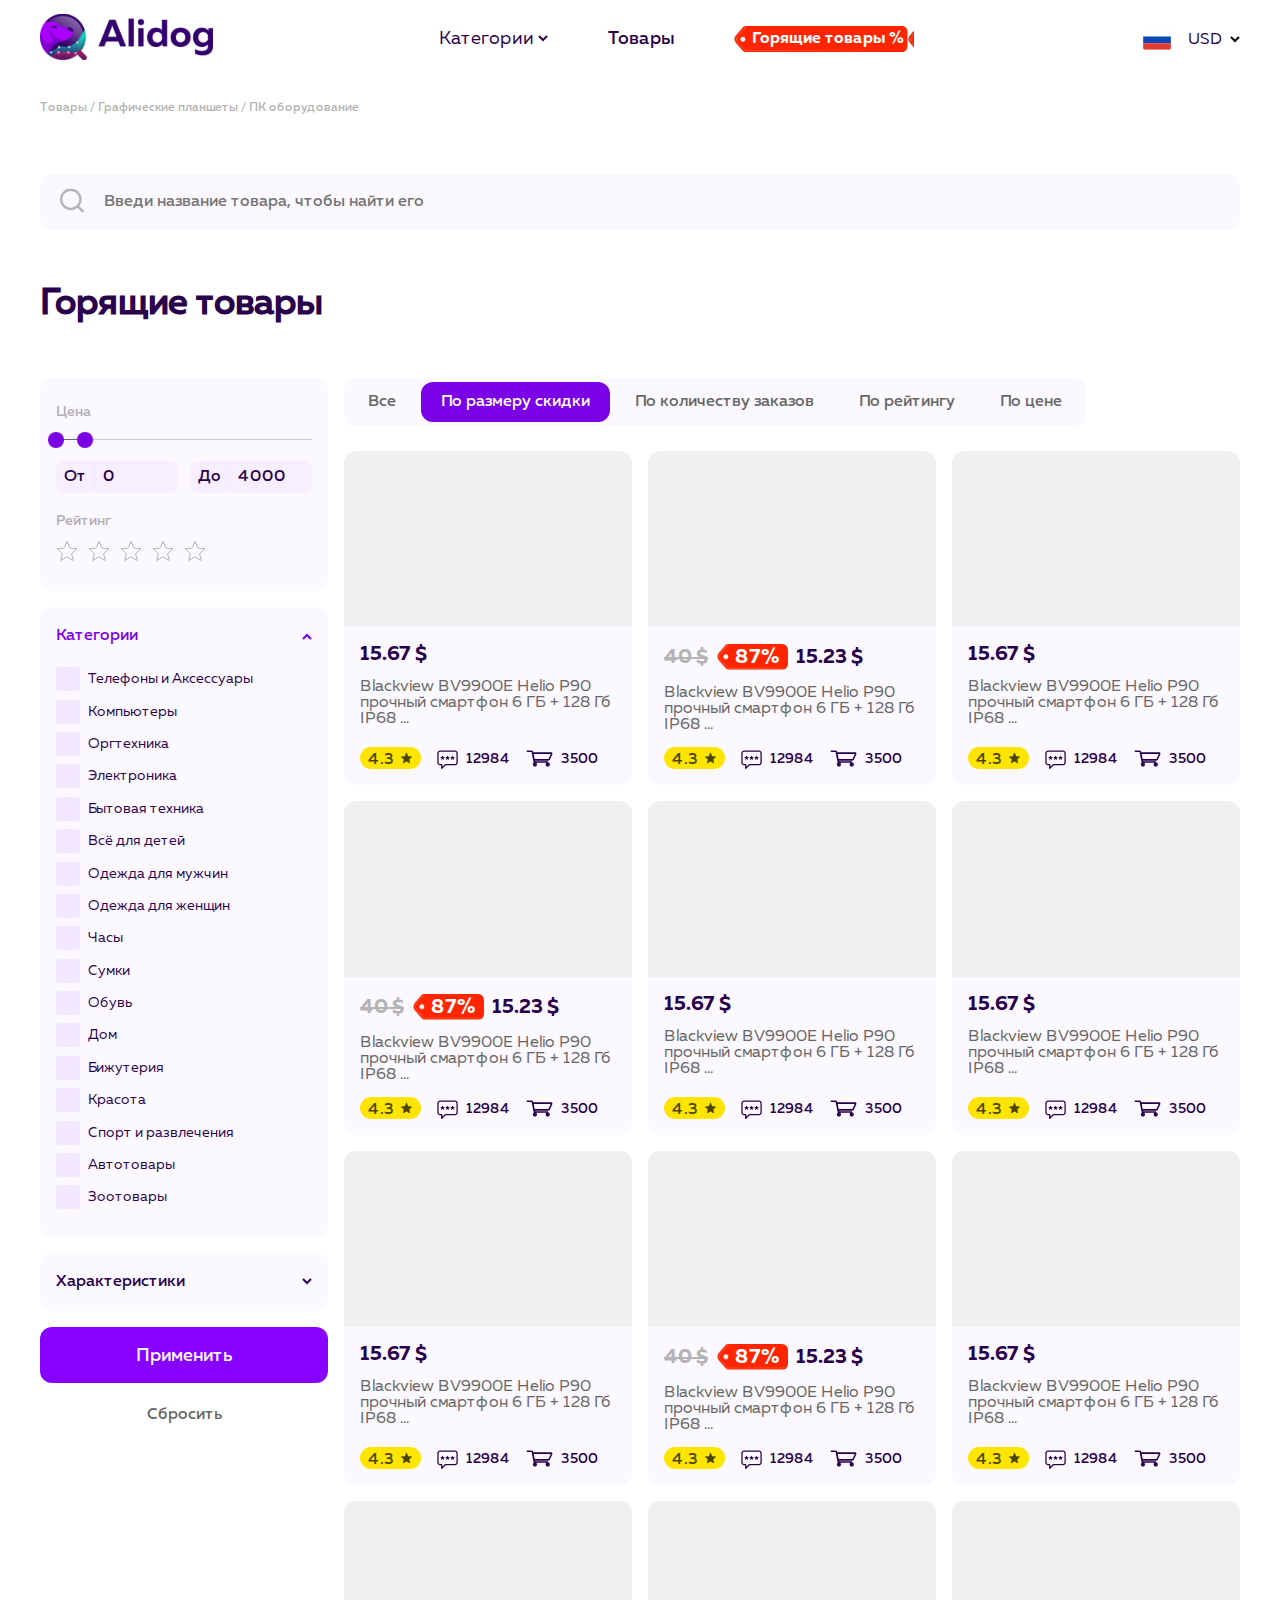
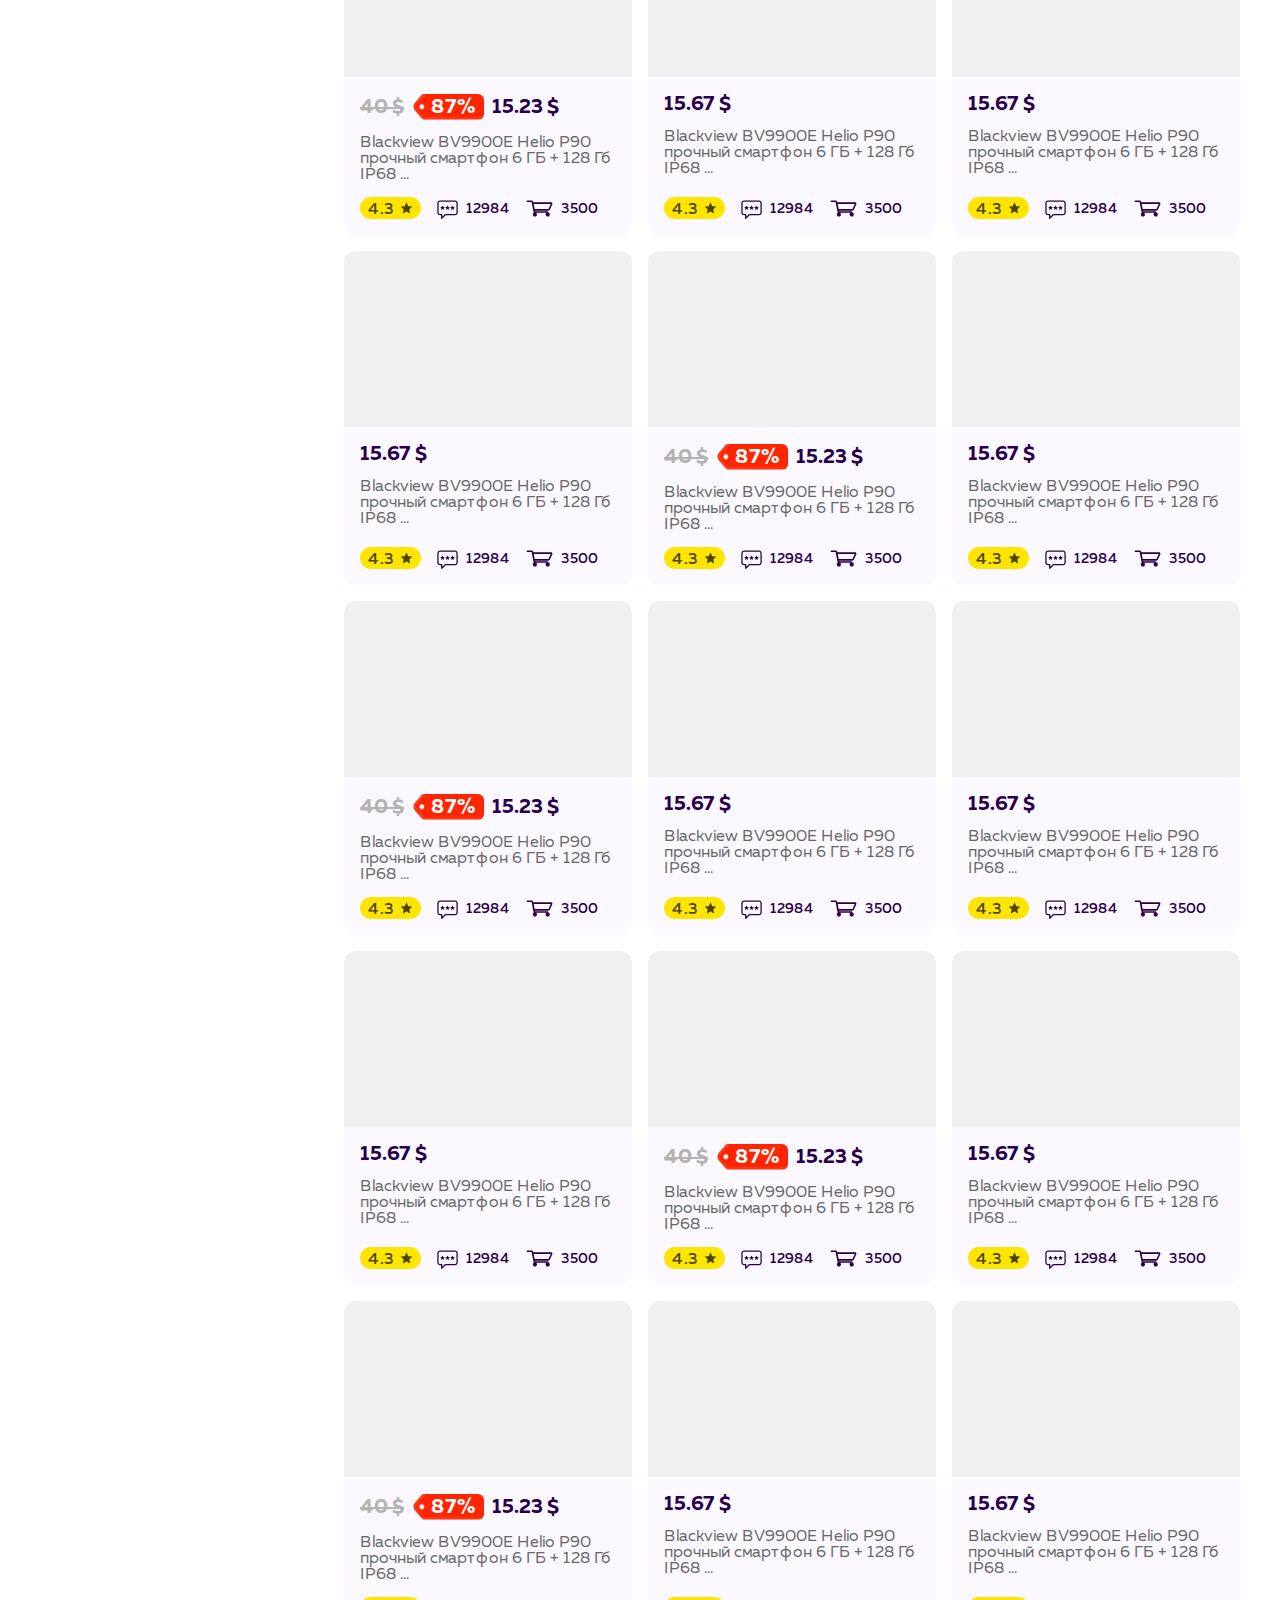
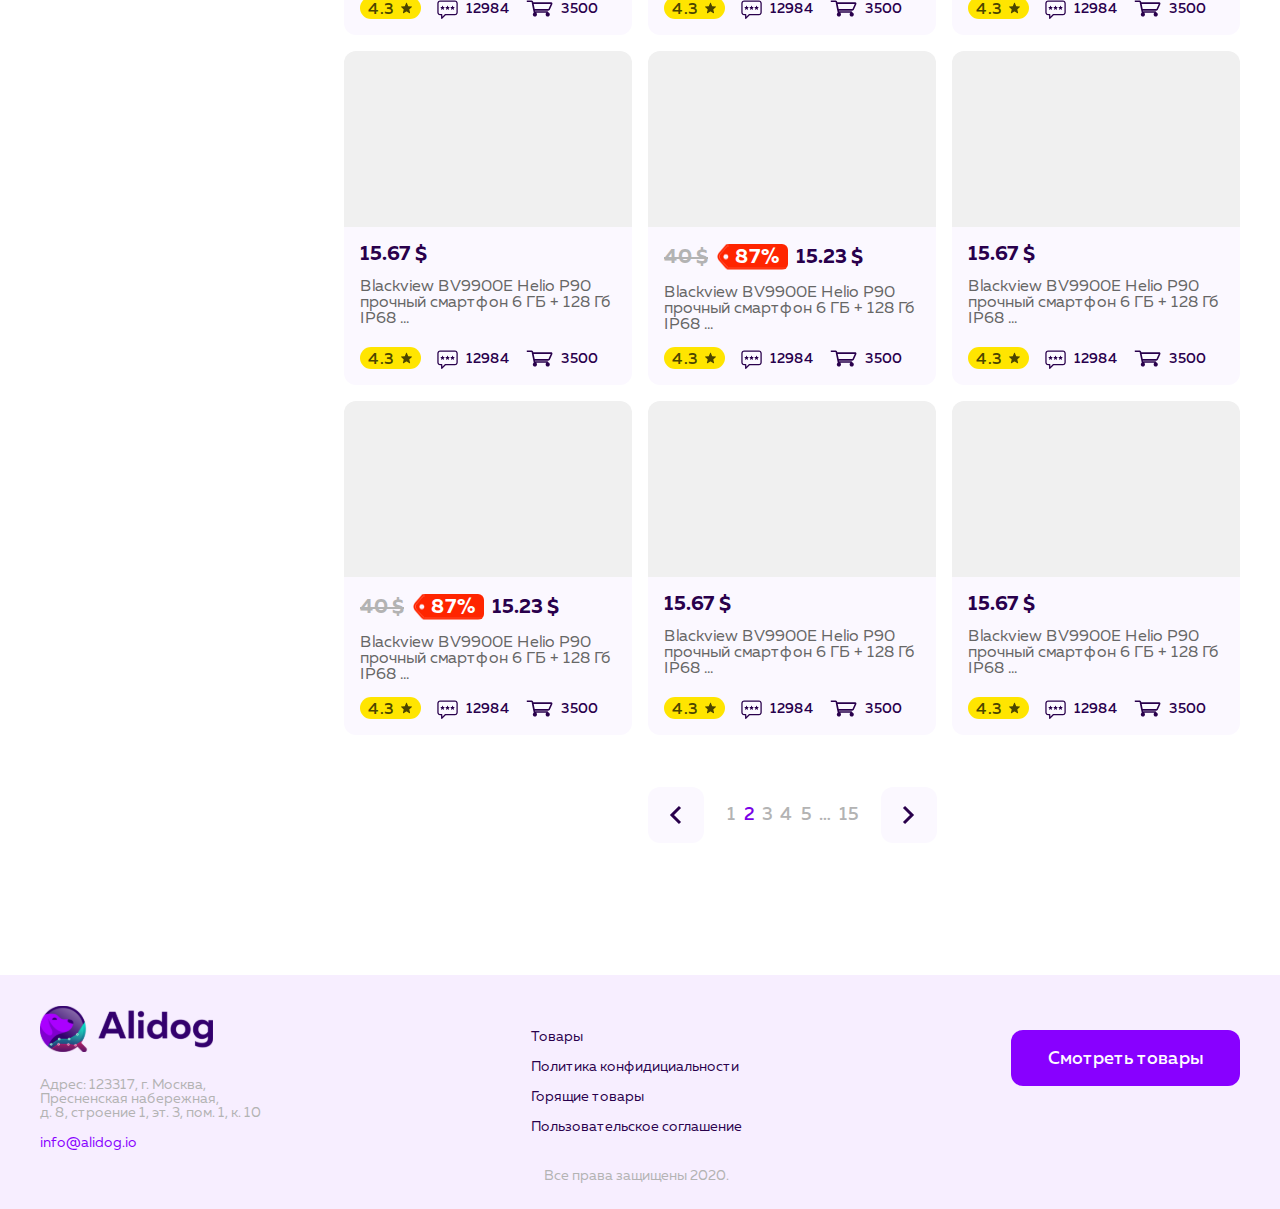
<file: alidog/products2.html>
<!DOCTYPE html>
<html lang="ru">
<head>
    <meta charset="utf-8">        
    <meta name="author" content="CHANGE-ME">
    <meta name="description" content="CHANGE-ME">
    <!-- Mobile Stuff -->
    <meta http-equiv="X-UA-Compatible" content="IE=edge">
    <meta name="viewport" content="width=device-width, initial-scale=1">
    <meta name="msapplication-tap-highlight" content="no">
    <!-- Chrome on Android -->
    <meta name="mobile-web-app-capable" content="yes"> 
    <meta name="application-name" content="CHANGE-ME"> 
    <!-- Safari on iOS -->
    <meta name="apple-mobile-web-app-capable" content="yes">
    <meta name="apple-mobile-web-app-status-bar-style" content="black">
    <meta name="apple-mobile-web-app-title" content="CHANGE-ME"> 
    
    <link rel="shortcut icon" href="favicon.ico">
    <title>Name of project</title>
    <link href='css/style.css' rel='stylesheet' type='text/css'>    
</head>
<body>
	<div class="search-bg"></div>
	<header>
		<div class="container">
			<div class="toggle main-menu-btn" data-target="mobil-menu">
				<span></span>
				<span></span>
			</div>
			<div class="logo">
				<a href="index.html">
					<img src="images/logo.svg" alt="">
				</a>
			</div>
			<nav class="main-menu">
				<ul>
					<li>
						<a href="#">
							<span>Категории</span>							
							<svg width="10" height="7" viewBox="0 0 10 7" fill="none" xmlns="http://www.w3.org/2000/svg">
								<path d="M1 1L5 5L9 1" stroke-width="2"/>
							</svg>
						</a>
						<div>
							<ul>
								<li><a href="#">Телефоны / Аксессуары</a></li>
								<li><a href="#">Компьютеры</a></li>
								<li><a href="#">Оргтехника</a></li>
								<li><a href="#">Электроника</a></li>
								<li><a href="#">Бытовая техника</a></li>
								<li><a href="#">Красота</a></li>
							</ul>
							<ul>
								<li><a href="#">Одежда для женщин</a></li>
								<li><a href="#">Одежда для мужчин</a></li>
								<li><a href="#">Всё для детей</a></li>
								<li><a href="#">Бижутерия</a></li>
								<li><a href="#">Часы</a></li>
								<li><a href="#">Спорт и развлечения</a></li>
							</ul>
							<ul>
								<li><a href="#">Сумки</a></li>
								<li><a href="#">Обувь</a></li>
								<li><a href="#">Дом</a></li>
								<li><a href="#">Зоотовары</a></li>
								<li><a href="#">Автотовары</a></li>
							</ul>
						</div>
					</li>
					<li class="active"><a href="#">Товары</a></li>
					<li class="burn"><a href="#">Горящие товары %</a></li>
				</ul>
			</nav>
			<div class="currency-lan">
				<div class="toggle" data-target="currency-lan">
					<div class="currency-lan-img">
						<img src="images/icons/ru.svg" alt="">
					</div>
					<div class="currency-lan-middle">
						USD
					</div>
					<div class="currency-lan-arrow">
						<svg width="10" height="7" viewBox="0 0 10 7" fill="none" xmlns="http://www.w3.org/2000/svg">
							<path d="M1 1L5 5L9 1" stroke-width="2"/>
						</svg>
					</div>
				</div>
				<div class="currency-lan-block" id="currency-lan">
					<div class="currency-lan-block-top">
						<div class="currency-lan-block-title">Язык</div>
						<ul class="currency-language">
							<li class="active" data-target="images/icons/ru.svg">
								<a>
									<img src="images/icons/ru.svg" alt="">
									<span>Русский</span>
								</a>
							</li>
							<li data-target="images/icons/gb.svg">
								<a>
									<img src="images/icons/gb.svg" alt="">
									<span>English</span>
								</a>
							</li>
						</ul>
					</div>
					<div class="currency-lan-block-bottom">
						<div class="currency-lan-block-title">Выбор валюты</div>
						<ul class="currency">
							<li data-target="RUB">
								<a>
									<span>RUB</span>
								</a>
							</li>
							<li class="active" data-target="USD">
								<a>
									<span>USD</span>
								</a>
							</li>
							<li data-target="EUR">
								<a>
									<span>EUR</span>
								</a>
							</li>
						</ul>
					</div>
					<button>Применить</button>
				</div>
			</div>
			<div class="toggle search-btn" data-target="search-form">
				<svg width="20" height="20" viewBox="0 0 20 20" fill="none" xmlns="http://www.w3.org/2000/svg">
					<path d="M19.7291 18.2696L15.9966 14.5757C18.8293 11.0483 18.5627 5.85691 15.33 2.62895C13.6304 0.93178 11.3975 0 8.99806 0C6.59858 0 4.3324 0.93178 2.63277 2.62895C0.933132 4.32612 0 6.55574 0 8.98503C0 11.4143 0.933132 13.6439 2.63277 15.3411C4.3324 17.005 6.56525 17.9701 8.99806 17.9701C11.031 17.9701 13.0305 17.2712 14.5969 16.0067L18.2961 19.7005C18.496 19.9002 18.7293 20 18.9959 20C19.2625 20 19.5291 19.9002 19.6958 19.7005C20.0957 19.3012 20.0957 18.6689 19.7291 18.2696ZM15.9966 8.98503C15.9966 10.8486 15.2634 12.6123 13.9303 13.9102C12.5973 15.208 10.8643 15.9734 8.99806 15.9734C7.1318 15.9734 5.36551 15.2413 4.06579 13.9102C2.76607 12.579 1.99957 10.8486 1.99957 8.98503C1.99957 7.12146 2.73275 5.35774 4.06579 4.0599C5.39884 2.76206 7.09847 1.99667 8.99806 1.99667C10.8643 1.99667 12.6306 2.72879 13.9303 4.0599C15.2301 5.39102 15.9966 7.08819 15.9966 8.98503Z" fill="#1B0033"/>
				</svg>
				<span>Отмена</span>
			</div>
		</div>
	</header>
	<div class="mobil-menu" id="mobil-menu">
		<div class="container">
			<div class="mobil-menu-block">
				<div class="mobil-menu-title">Навигация</div>
				<ul>
					<li><a href="#">Товары</a></li>
					<li><a href="#">Горящие товары</a></li>
					<li>
						<a href="#" class="toggle">
							<span>Категории</span>
							<svg width="10" height="7" viewBox="0 0 10 7" fill="none" xmlns="http://www.w3.org/2000/svg">
								<path d="M1 6L5 2L9 6" stroke-width="2"/>
							</svg>
						</a>
						<ul>
							<li><a href="#">Все</a></li>
							<li><a href="#">Телефоны и Аксессуары</a></li>
							<li><a href="#">Компьютеры</a></li>
							<li><a href="#">Оргтехника</a></li>
							<li><a href="#">Электроника</a></li>
							<li><a href="#">Бытовая техника</a></li>
							<li><a href="#">Красота</a></li>
							<li><a href="#">Одежда для мужчин</a></li>
							<li><a href="#">Одежда для женщин</a></li>
							<li><a href="#">Всё для детей</a></li>
							<li><a href="#">Бижутерия</a></li>
							<li><a href="#">Часы</a></li>
							<li><a href="#">Спорт и развлечения</a></li>
							<li><a href="#">Сумки</a></li>
							<li><a href="#">Обувь</a></li>
							<li><a href="#">Дом</a></li>
							<li><a href="#">Зоотовары</a></li>
							<li><a href="#">Автотовары</a></li>
						</ul>
					</li>
				</ul>
			</div>
			<div class="mobil-menu-block">
				<div class="mobil-menu-title">Язык</div>
				<div class="mobil-menu-a">
					<a href="#" class="active">
						<img src="images/icons/ru.svg" alt="">
						<span>Русский</span>
					</a>
					<a href="#">
						<img src="images/icons/gb.svg" alt="">
						<span>English</span>
					</a>
				</div>
			</div>
			<div class="mobil-menu-block">
				<div class="mobil-menu-title">Выбор валюты</div>
				<div class="mobil-menu-a">
					<a href="#">RUB</a>
					<a href="#" class="active">USD</a>
					<a href="#">EUR</a>
				</div>
			</div>
		</div>
	</div>
	<div class="content container">
		<div class="breadcrumbs">
			<a href="#">Товары</a> 
			<span>/</span> 
			<a href="#">Графические планшеты</a>
			<span>/</span>
			<a href="#">ПК оборудование</a>
		</div>
		<div class="search-form" id="search-form">
			<form>
				<input type="text" placeholder="Введи название товара, чтобы найти его" id="tags">
				<div class="close-autocomplete"></div>
				<button>
					<svg width="24" height="24" viewBox="0 0 24 24" fill="none" xmlns="http://www.w3.org/2000/svg">
						<path d="M23.6749 21.9235L19.1959 17.4909C22.5951 13.2579 22.2752 7.02829 18.396 3.15474C16.3565 1.11814 13.6771 0 10.7977 0C7.9183 0 5.19888 1.11814 3.15932 3.15474C1.11976 5.19135 0 7.86689 0 10.782C0 13.6972 1.11976 16.3727 3.15932 18.4093C5.19888 20.406 7.87831 21.5641 10.7977 21.5641C13.2372 21.5641 15.6366 20.7255 17.5162 19.208L21.9553 23.6406C22.1952 23.8802 22.4752 24 22.7951 24C23.115 24 23.435 23.8802 23.6349 23.6406C24.1148 23.1614 24.1148 22.4027 23.6749 21.9235ZM19.1959 10.782C19.1959 13.0183 18.3161 15.1348 16.7164 16.6922C15.1167 18.2496 13.0372 19.1681 10.7977 19.1681C8.55816 19.1681 6.43862 18.2895 4.87895 16.6922C3.31929 15.0948 2.39948 13.0183 2.39948 10.782C2.39948 8.54576 3.27929 6.42929 4.87895 4.87188C6.47861 3.31448 8.51817 2.39601 10.7977 2.39601C13.0372 2.39601 15.1567 3.27454 16.7164 4.87188C18.2761 6.46922 19.1959 8.50582 19.1959 10.782Z"/>
					</svg>
				</button>
			</form>
		</div>
		<div class="search-products">
			<div class="search-products-top big">
				<h1>Горящие товары</h1>
				<div class="toggle filter-btn" data-target="filter"></div>
			</div>
			<div class="left-bar" id="filter">
				<div class="toggle filter-btn2 for-mobil" data-target="filter"></div>
				<div class="filter-bg">
					<div class="filter">
						<div class="filter-small-title">Цена</div>
						<div class="filter-slider">
							<div id="slider-range"></div>
							<div class="sl-slider">
								<div>
									<label for="amount">От</label>
									<input id="amount" type="text"/>
								</div>
								<div>
									<label for="amount_1">До</label>
									<input id="amount_1" type="text"/>
								</div>
							</div>
						</div>
						<div class="filter-small-title">Рейтинг</div>
						<div class="filter-rating">
							<a></a>
							<a></a>
							<a></a>
							<a></a>
							<a></a>
						</div>
					</div>
				</div>
				<div class="filter-bg">
					<div class="filter">
						<div class="toggle filter-title active">
							Категории
							<svg width="10" height="7" viewBox="0 0 10 7" fill="none" xmlns="http://www.w3.org/2000/svg">
								<path d="M1 1L5 5L9 1" stroke-width="2"/>
							</svg>
						</div>
						<div class="filter-block">
							<div class="checkbox">
								<input type="checkbox" id="c1">
								<label for="c1">Телефоны и Аксессуары</label>
							</div>
							<div class="checkbox">
								<input type="checkbox" id="c2">
								<label for="c2">Компьютеры</label>
							</div>
							<div class="checkbox">
								<input type="checkbox" id="c3">
								<label for="c3">Оргтехника</label>
							</div>
							<div class="checkbox">
								<input type="checkbox" id="c4">
								<label for="c4">Электроника</label>
							</div>
							<div class="checkbox">
								<input type="checkbox" id="c5">
								<label for="c5">Бытовая техника</label>
							</div>
							<div class="checkbox">
								<input type="checkbox" id="c6">
								<label for="c6">Всё для детей</label>
							</div>
							<div class="checkbox">
								<input type="checkbox" id="c7">
								<label for="c7">Одежда для мужчин</label>
							</div>
							<div class="checkbox">
								<input type="checkbox" id="c8">
								<label for="c8">Одежда для женщин</label>
							</div>
							<div class="checkbox">
								<input type="checkbox" id="c9">
								<label for="c9">Часы</label>
							</div>
							<div class="checkbox">
								<input type="checkbox" id="c10">
								<label for="c10">Сумки</label>
							</div>
							<div class="checkbox">
								<input type="checkbox" id="c11">
								<label for="c11">Обувь</label>
							</div>
							<div class="checkbox">
								<input type="checkbox" id="c12">
								<label for="c12">Дом</label>
							</div>
							<div class="checkbox">
								<input type="checkbox" id="c13">
								<label for="c13">Бижутерия</label>
							</div>
							<div class="checkbox">
								<input type="checkbox" id="c14">
								<label for="c14">Красота</label>
							</div>
							<div class="checkbox">
								<input type="checkbox" id="c15">
								<label for="c15">Спорт и развлечения</label>
							</div>
							<div class="checkbox">
								<input type="checkbox" id="c16">
								<label for="c16">Автотовары</label>
							</div>
							<div class="checkbox">
								<input type="checkbox" id="c17">
								<label for="c17">Зоотовары</label>
							</div>
						</div>
					</div>
				</div>
				<div class="filter-bg">
					<div class="filter">
						<div class="toggle filter-title">
							Характеристики
							<svg width="10" height="7" viewBox="0 0 10 7" fill="none" xmlns="http://www.w3.org/2000/svg">
								<path d="M1 1L5 5L9 1" stroke-width="2"/>
							</svg>
						</div>
						<div class="filter-block">
							<div class="filter">
								<div class="toggle filter-title">
									Бренд
									<svg width="10" height="7" viewBox="0 0 10 7" fill="none" xmlns="http://www.w3.org/2000/svg">
										<path d="M1 1L5 5L9 1" stroke-width="2"/>
									</svg>
								</div>
								<div class="filter-block">
									<p>2</p>
								</div>
							</div>
							<div class="filter">
								<div class="toggle filter-title">
									Габаритыне размеры
									<svg width="10" height="7" viewBox="0 0 10 7" fill="none" xmlns="http://www.w3.org/2000/svg">
										<path d="M1 1L5 5L9 1" stroke-width="2"/>
									</svg>
								</div>
								<div class="filter-block">
									<p>3</p>
								</div>
							</div>
							<div class="filter">
								<div class="toggle filter-title">
									Тип
									<svg width="10" height="7" viewBox="0 0 10 7" fill="none" xmlns="http://www.w3.org/2000/svg">
										<path d="M1 1L5 5L9 1" stroke-width="2"/>
									</svg>
								</div>
								<div class="filter-block">
									<p>4</p>
								</div>
							</div>
							<div class="filter">
								<div class="toggle filter-title">
									Предназначение
									<svg width="10" height="7" viewBox="0 0 10 7" fill="none" xmlns="http://www.w3.org/2000/svg">
										<path d="M1 1L5 5L9 1" stroke-width="2"/>
									</svg>
								</div>
								<div class="filter-block">
									<p>5</p>
								</div>
							</div>
							<div class="filter">
								<div class="toggle filter-title">
									Тип рисунка
									<svg width="10" height="7" viewBox="0 0 10 7" fill="none" xmlns="http://www.w3.org/2000/svg">
										<path d="M1 1L5 5L9 1" stroke-width="2"/>
									</svg>
								</div>
								<div class="filter-block">
									<div class="checkbox">
										<input type="checkbox" id="c21">
										<label for="c21">Пейзаж</label>
									</div>
									<div class="checkbox">
										<input type="checkbox" id="c22">
										<label for="c22">Экспозиция</label>
									</div>
									<div class="checkbox">
										<input type="checkbox" id="c23">
										<label for="c23">Портрет</label>
									</div>
									<div class="checkbox">
										<input type="checkbox" id="c24">
										<label for="c24">Комбинация множества изображений</label>
									</div>
								</div>
							</div>
							<div class="filter">
								<div class="toggle filter-title">
									Способ укладки холста
									<svg width="10" height="7" viewBox="0 0 10 7" fill="none" xmlns="http://www.w3.org/2000/svg">
										<path d="M1 1L5 5L9 1" stroke-width="2"/>
									</svg>
								</div>
								<div class="filter-block">
									<p>8</p>
								</div>
							</div>
							<div class="filter">
								<div class="toggle filter-title">
									Рама
									<svg width="10" height="7" viewBox="0 0 10 7" fill="none" xmlns="http://www.w3.org/2000/svg">
										<path d="M1 1L5 5L9 1" stroke-width="2"/>
									</svg>
								</div>
								<div class="filter-block">
									<p>9</p>
								</div>
							</div>
							<div class="filter">
								<div class="toggle filter-title">
									Внешняя упаковка
									<svg width="10" height="7" viewBox="0 0 10 7" fill="none" xmlns="http://www.w3.org/2000/svg">
										<path d="M1 1L5 5L9 1" stroke-width="2"/>
									</svg>
								</div>
								<div class="filter-block">
									<p>10</p>
								</div>
							</div>
						</div>
					</div>
				</div>
				<div class="filter-btns">
					<a href="#" class="btn shadowHover">Применить</a>
					<a href="#" class="btn-default">Сбросить</a>
				</div>
			</div>
			<div class="right-bar">
				<div class="selection">
					<a href="#">Все</a>
					<a href="#" class="active">По размеру скидки</a>
					<a href="#">По количеству заказов</a>
					<a href="#">По рейтингу</a>
					<a href="#">По цене</a>
				</div>
				<div class="products">
					<div class="product">
						<div class="product-img">
							<a href="#">
							</a>
						</div>
						<div class="product-description">
							<div class="product-price">
								15.67 $
							</div>
							<div class="product-text">Blackview BV9900E Helio P90 прочный смартфон 6 ГБ + 128 Гб IP68 …</div>
							<div class="product-bottom">
								<div class="product-assesment">
									<span>4.3</span>
									<img src="images/icons/star.svg" alt="">
								</div>
								<div class="product-comments">
									<img src="images/icons/comment.svg" alt="">
									<span>12984</span>
								</div>
								<div class="product-purchases">
									<img src="images/icons/cart.svg" alt="">
									<span>3500</span>
								</div>
							</div>
						</div>
					</div>
					<div class="product">
						<div class="product-img">
							<a href="#">
							</a>
						</div>
						<div class="product-description">
							<div class="product-price">
								<span class="discount">
									<span>40 $</span>
									<b>87%</b>
								</span>
								15.23 $
							</div>
							<div class="product-text">Blackview BV9900E Helio P90 прочный смартфон 6 ГБ + 128 Гб IP68 …</div>
							<div class="product-bottom">
								<div class="product-assesment">
									<span>4.3</span>
									<img src="images/icons/star.svg" alt="">
								</div>
								<div class="product-comments">
									<img src="images/icons/comment.svg" alt="">
									<span>12984</span>
								</div>
								<div class="product-purchases">
									<img src="images/icons/cart.svg" alt="">
									<span>3500</span>
								</div>
							</div>
						</div>
					</div>
					<div class="product">
						<div class="product-img">
							<a href="#">
							</a>
						</div>
						<div class="product-description">
							<div class="product-price">
								15.67 $
							</div>
							<div class="product-text">Blackview BV9900E Helio P90 прочный смартфон 6 ГБ + 128 Гб IP68 …</div>
							<div class="product-bottom">
								<div class="product-assesment">
									<span>4.3</span>
									<img src="images/icons/star.svg" alt="">
								</div>
								<div class="product-comments">
									<img src="images/icons/comment.svg" alt="">
									<span>12984</span>
								</div>
								<div class="product-purchases">
									<img src="images/icons/cart.svg" alt="">
									<span>3500</span>
								</div>
							</div>
						</div>
					</div>
					<div class="product">
						<div class="product-img">
							<a href="#">
							</a>
						</div>
						<div class="product-description">
							<div class="product-price">
								<span class="discount">
									<span>40 $</span>
									<b>87%</b>
								</span>
								15.23 $
							</div>
							<div class="product-text">Blackview BV9900E Helio P90 прочный смартфон 6 ГБ + 128 Гб IP68 …</div>
							<div class="product-bottom">
								<div class="product-assesment">
									<span>4.3</span>
									<img src="images/icons/star.svg" alt="">
								</div>
								<div class="product-comments">
									<img src="images/icons/comment.svg" alt="">
									<span>12984</span>
								</div>
								<div class="product-purchases">
									<img src="images/icons/cart.svg" alt="">
									<span>3500</span>
								</div>
							</div>
						</div>
					</div>
					<div class="product">
						<div class="product-img">
							<a href="#">
							</a>
						</div>
						<div class="product-description">
							<div class="product-price">
								15.67 $
							</div>
							<div class="product-text">Blackview BV9900E Helio P90 прочный смартфон 6 ГБ + 128 Гб IP68 …</div>
							<div class="product-bottom">
								<div class="product-assesment">
									<span>4.3</span>
									<img src="images/icons/star.svg" alt="">
								</div>
								<div class="product-comments">
									<img src="images/icons/comment.svg" alt="">
									<span>12984</span>
								</div>
								<div class="product-purchases">
									<img src="images/icons/cart.svg" alt="">
									<span>3500</span>
								</div>
							</div>
						</div>
					</div>
					<div class="product">
						<div class="product-img">
							<a href="#">
							</a>
						</div>
						<div class="product-description">
							<div class="product-price">
								15.67 $
							</div>
							<div class="product-text">Blackview BV9900E Helio P90 прочный смартфон 6 ГБ + 128 Гб IP68 …</div>
							<div class="product-bottom">
								<div class="product-assesment">
									<span>4.3</span>
									<img src="images/icons/star.svg" alt="">
								</div>
								<div class="product-comments">
									<img src="images/icons/comment.svg" alt="">
									<span>12984</span>
								</div>
								<div class="product-purchases">
									<img src="images/icons/cart.svg" alt="">
									<span>3500</span>
								</div>
							</div>
						</div>
					</div>
					<div class="product">
						<div class="product-img">
							<a href="#">
							</a>
						</div>
						<div class="product-description">
							<div class="product-price">
								15.67 $
							</div>
							<div class="product-text">Blackview BV9900E Helio P90 прочный смартфон 6 ГБ + 128 Гб IP68 …</div>
							<div class="product-bottom">
								<div class="product-assesment">
									<span>4.3</span>
									<img src="images/icons/star.svg" alt="">
								</div>
								<div class="product-comments">
									<img src="images/icons/comment.svg" alt="">
									<span>12984</span>
								</div>
								<div class="product-purchases">
									<img src="images/icons/cart.svg" alt="">
									<span>3500</span>
								</div>
							</div>
						</div>
					</div>
					<div class="product">
						<div class="product-img">
							<a href="#">
							</a>
						</div>
						<div class="product-description">
							<div class="product-price">
								<span class="discount">
									<span>40 $</span>
									<b>87%</b>
								</span>
								15.23 $
							</div>
							<div class="product-text">Blackview BV9900E Helio P90 прочный смартфон 6 ГБ + 128 Гб IP68 …</div>
							<div class="product-bottom">
								<div class="product-assesment">
									<span>4.3</span>
									<img src="images/icons/star.svg" alt="">
								</div>
								<div class="product-comments">
									<img src="images/icons/comment.svg" alt="">
									<span>12984</span>
								</div>
								<div class="product-purchases">
									<img src="images/icons/cart.svg" alt="">
									<span>3500</span>
								</div>
							</div>
						</div>
					</div>
					<div class="product">
						<div class="product-img">
							<a href="#">
							</a>
						</div>
						<div class="product-description">
							<div class="product-price">
								15.67 $
							</div>
							<div class="product-text">Blackview BV9900E Helio P90 прочный смартфон 6 ГБ + 128 Гб IP68 …</div>
							<div class="product-bottom">
								<div class="product-assesment">
									<span>4.3</span>
									<img src="images/icons/star.svg" alt="">
								</div>
								<div class="product-comments">
									<img src="images/icons/comment.svg" alt="">
									<span>12984</span>
								</div>
								<div class="product-purchases">
									<img src="images/icons/cart.svg" alt="">
									<span>3500</span>
								</div>
							</div>
						</div>
					</div>
					<div class="product">
						<div class="product-img">
							<a href="#">
							</a>
						</div>
						<div class="product-description">
							<div class="product-price">
								<span class="discount">
									<span>40 $</span>
									<b>87%</b>
								</span>
								15.23 $
							</div>
							<div class="product-text">Blackview BV9900E Helio P90 прочный смартфон 6 ГБ + 128 Гб IP68 …</div>
							<div class="product-bottom">
								<div class="product-assesment">
									<span>4.3</span>
									<img src="images/icons/star.svg" alt="">
								</div>
								<div class="product-comments">
									<img src="images/icons/comment.svg" alt="">
									<span>12984</span>
								</div>
								<div class="product-purchases">
									<img src="images/icons/cart.svg" alt="">
									<span>3500</span>
								</div>
							</div>
						</div>
					</div>
					<div class="product">
						<div class="product-img">
							<a href="#">
							</a>
						</div>
						<div class="product-description">
							<div class="product-price">
								15.67 $
							</div>
							<div class="product-text">Blackview BV9900E Helio P90 прочный смартфон 6 ГБ + 128 Гб IP68 …</div>
							<div class="product-bottom">
								<div class="product-assesment">
									<span>4.3</span>
									<img src="images/icons/star.svg" alt="">
								</div>
								<div class="product-comments">
									<img src="images/icons/comment.svg" alt="">
									<span>12984</span>
								</div>
								<div class="product-purchases">
									<img src="images/icons/cart.svg" alt="">
									<span>3500</span>
								</div>
							</div>
						</div>
					</div>
					<div class="product">
						<div class="product-img">
							<a href="#">
							</a>
						</div>
						<div class="product-description">
							<div class="product-price">
								15.67 $
							</div>
							<div class="product-text">Blackview BV9900E Helio P90 прочный смартфон 6 ГБ + 128 Гб IP68 …</div>
							<div class="product-bottom">
								<div class="product-assesment">
									<span>4.3</span>
									<img src="images/icons/star.svg" alt="">
								</div>
								<div class="product-comments">
									<img src="images/icons/comment.svg" alt="">
									<span>12984</span>
								</div>
								<div class="product-purchases">
									<img src="images/icons/cart.svg" alt="">
									<span>3500</span>
								</div>
							</div>
						</div>
					</div>
					<div class="product">
						<div class="product-img">
							<a href="#">
							</a>
						</div>
						<div class="product-description">
							<div class="product-price">
								15.67 $
							</div>
							<div class="product-text">Blackview BV9900E Helio P90 прочный смартфон 6 ГБ + 128 Гб IP68 …</div>
							<div class="product-bottom">
								<div class="product-assesment">
									<span>4.3</span>
									<img src="images/icons/star.svg" alt="">
								</div>
								<div class="product-comments">
									<img src="images/icons/comment.svg" alt="">
									<span>12984</span>
								</div>
								<div class="product-purchases">
									<img src="images/icons/cart.svg" alt="">
									<span>3500</span>
								</div>
							</div>
						</div>
					</div>
					<div class="product">
						<div class="product-img">
							<a href="#">
							</a>
						</div>
						<div class="product-description">
							<div class="product-price">
								<span class="discount">
									<span>40 $</span>
									<b>87%</b>
								</span>
								15.23 $
							</div>
							<div class="product-text">Blackview BV9900E Helio P90 прочный смартфон 6 ГБ + 128 Гб IP68 …</div>
							<div class="product-bottom">
								<div class="product-assesment">
									<span>4.3</span>
									<img src="images/icons/star.svg" alt="">
								</div>
								<div class="product-comments">
									<img src="images/icons/comment.svg" alt="">
									<span>12984</span>
								</div>
								<div class="product-purchases">
									<img src="images/icons/cart.svg" alt="">
									<span>3500</span>
								</div>
							</div>
						</div>
					</div>
					<div class="product">
						<div class="product-img">
							<a href="#">
							</a>
						</div>
						<div class="product-description">
							<div class="product-price">
								15.67 $
							</div>
							<div class="product-text">Blackview BV9900E Helio P90 прочный смартфон 6 ГБ + 128 Гб IP68 …</div>
							<div class="product-bottom">
								<div class="product-assesment">
									<span>4.3</span>
									<img src="images/icons/star.svg" alt="">
								</div>
								<div class="product-comments">
									<img src="images/icons/comment.svg" alt="">
									<span>12984</span>
								</div>
								<div class="product-purchases">
									<img src="images/icons/cart.svg" alt="">
									<span>3500</span>
								</div>
							</div>
						</div>
					</div>
					<div class="product">
						<div class="product-img">
							<a href="#">
							</a>
						</div>
						<div class="product-description">
							<div class="product-price">
								<span class="discount">
									<span>40 $</span>
									<b>87%</b>
								</span>
								15.23 $
							</div>
							<div class="product-text">Blackview BV9900E Helio P90 прочный смартфон 6 ГБ + 128 Гб IP68 …</div>
							<div class="product-bottom">
								<div class="product-assesment">
									<span>4.3</span>
									<img src="images/icons/star.svg" alt="">
								</div>
								<div class="product-comments">
									<img src="images/icons/comment.svg" alt="">
									<span>12984</span>
								</div>
								<div class="product-purchases">
									<img src="images/icons/cart.svg" alt="">
									<span>3500</span>
								</div>
							</div>
						</div>
					</div>
					<div class="product">
						<div class="product-img">
							<a href="#">
							</a>
						</div>
						<div class="product-description">
							<div class="product-price">
								15.67 $
							</div>
							<div class="product-text">Blackview BV9900E Helio P90 прочный смартфон 6 ГБ + 128 Гб IP68 …</div>
							<div class="product-bottom">
								<div class="product-assesment">
									<span>4.3</span>
									<img src="images/icons/star.svg" alt="">
								</div>
								<div class="product-comments">
									<img src="images/icons/comment.svg" alt="">
									<span>12984</span>
								</div>
								<div class="product-purchases">
									<img src="images/icons/cart.svg" alt="">
									<span>3500</span>
								</div>
							</div>
						</div>
					</div>
					<div class="product">
						<div class="product-img">
							<a href="#">
							</a>
						</div>
						<div class="product-description">
							<div class="product-price">
								15.67 $
							</div>
							<div class="product-text">Blackview BV9900E Helio P90 прочный смартфон 6 ГБ + 128 Гб IP68 …</div>
							<div class="product-bottom">
								<div class="product-assesment">
									<span>4.3</span>
									<img src="images/icons/star.svg" alt="">
								</div>
								<div class="product-comments">
									<img src="images/icons/comment.svg" alt="">
									<span>12984</span>
								</div>
								<div class="product-purchases">
									<img src="images/icons/cart.svg" alt="">
									<span>3500</span>
								</div>
							</div>
						</div>
					</div>
					<div class="product">
						<div class="product-img">
							<a href="#">
							</a>
						</div>
						<div class="product-description">
							<div class="product-price">
								15.67 $
							</div>
							<div class="product-text">Blackview BV9900E Helio P90 прочный смартфон 6 ГБ + 128 Гб IP68 …</div>
							<div class="product-bottom">
								<div class="product-assesment">
									<span>4.3</span>
									<img src="images/icons/star.svg" alt="">
								</div>
								<div class="product-comments">
									<img src="images/icons/comment.svg" alt="">
									<span>12984</span>
								</div>
								<div class="product-purchases">
									<img src="images/icons/cart.svg" alt="">
									<span>3500</span>
								</div>
							</div>
						</div>
					</div>
					<div class="product">
						<div class="product-img">
							<a href="#">
							</a>
						</div>
						<div class="product-description">
							<div class="product-price">
								<span class="discount">
									<span>40 $</span>
									<b>87%</b>
								</span>
								15.23 $
							</div>
							<div class="product-text">Blackview BV9900E Helio P90 прочный смартфон 6 ГБ + 128 Гб IP68 …</div>
							<div class="product-bottom">
								<div class="product-assesment">
									<span>4.3</span>
									<img src="images/icons/star.svg" alt="">
								</div>
								<div class="product-comments">
									<img src="images/icons/comment.svg" alt="">
									<span>12984</span>
								</div>
								<div class="product-purchases">
									<img src="images/icons/cart.svg" alt="">
									<span>3500</span>
								</div>
							</div>
						</div>
					</div>
					<div class="product">
						<div class="product-img">
							<a href="#">
							</a>
						</div>
						<div class="product-description">
							<div class="product-price">
								15.67 $
							</div>
							<div class="product-text">Blackview BV9900E Helio P90 прочный смартфон 6 ГБ + 128 Гб IP68 …</div>
							<div class="product-bottom">
								<div class="product-assesment">
									<span>4.3</span>
									<img src="images/icons/star.svg" alt="">
								</div>
								<div class="product-comments">
									<img src="images/icons/comment.svg" alt="">
									<span>12984</span>
								</div>
								<div class="product-purchases">
									<img src="images/icons/cart.svg" alt="">
									<span>3500</span>
								</div>
							</div>
						</div>
					</div>
					<div class="product">
						<div class="product-img">
							<a href="#">
							</a>
						</div>
						<div class="product-description">
							<div class="product-price">
								<span class="discount">
									<span>40 $</span>
									<b>87%</b>
								</span>
								15.23 $
							</div>
							<div class="product-text">Blackview BV9900E Helio P90 прочный смартфон 6 ГБ + 128 Гб IP68 …</div>
							<div class="product-bottom">
								<div class="product-assesment">
									<span>4.3</span>
									<img src="images/icons/star.svg" alt="">
								</div>
								<div class="product-comments">
									<img src="images/icons/comment.svg" alt="">
									<span>12984</span>
								</div>
								<div class="product-purchases">
									<img src="images/icons/cart.svg" alt="">
									<span>3500</span>
								</div>
							</div>
						</div>
					</div>
					<div class="product">
						<div class="product-img">
							<a href="#">
							</a>
						</div>
						<div class="product-description">
							<div class="product-price">
								15.67 $
							</div>
							<div class="product-text">Blackview BV9900E Helio P90 прочный смартфон 6 ГБ + 128 Гб IP68 …</div>
							<div class="product-bottom">
								<div class="product-assesment">
									<span>4.3</span>
									<img src="images/icons/star.svg" alt="">
								</div>
								<div class="product-comments">
									<img src="images/icons/comment.svg" alt="">
									<span>12984</span>
								</div>
								<div class="product-purchases">
									<img src="images/icons/cart.svg" alt="">
									<span>3500</span>
								</div>
							</div>
						</div>
					</div>
					<div class="product">
						<div class="product-img">
							<a href="#">
							</a>
						</div>
						<div class="product-description">
							<div class="product-price">
								15.67 $
							</div>
							<div class="product-text">Blackview BV9900E Helio P90 прочный смартфон 6 ГБ + 128 Гб IP68 …</div>
							<div class="product-bottom">
								<div class="product-assesment">
									<span>4.3</span>
									<img src="images/icons/star.svg" alt="">
								</div>
								<div class="product-comments">
									<img src="images/icons/comment.svg" alt="">
									<span>12984</span>
								</div>
								<div class="product-purchases">
									<img src="images/icons/cart.svg" alt="">
									<span>3500</span>
								</div>
							</div>
						</div>
					</div>
					<div class="product">
						<div class="product-img">
							<a href="#">
							</a>
						</div>
						<div class="product-description">
							<div class="product-price">
								15.67 $
							</div>
							<div class="product-text">Blackview BV9900E Helio P90 прочный смартфон 6 ГБ + 128 Гб IP68 …</div>
							<div class="product-bottom">
								<div class="product-assesment">
									<span>4.3</span>
									<img src="images/icons/star.svg" alt="">
								</div>
								<div class="product-comments">
									<img src="images/icons/comment.svg" alt="">
									<span>12984</span>
								</div>
								<div class="product-purchases">
									<img src="images/icons/cart.svg" alt="">
									<span>3500</span>
								</div>
							</div>
						</div>
					</div>
					<div class="product">
						<div class="product-img">
							<a href="#">
							</a>
						</div>
						<div class="product-description">
							<div class="product-price">
								<span class="discount">
									<span>40 $</span>
									<b>87%</b>
								</span>
								15.23 $
							</div>
							<div class="product-text">Blackview BV9900E Helio P90 прочный смартфон 6 ГБ + 128 Гб IP68 …</div>
							<div class="product-bottom">
								<div class="product-assesment">
									<span>4.3</span>
									<img src="images/icons/star.svg" alt="">
								</div>
								<div class="product-comments">
									<img src="images/icons/comment.svg" alt="">
									<span>12984</span>
								</div>
								<div class="product-purchases">
									<img src="images/icons/cart.svg" alt="">
									<span>3500</span>
								</div>
							</div>
						</div>
					</div>
					<div class="product">
						<div class="product-img">
							<a href="#">
							</a>
						</div>
						<div class="product-description">
							<div class="product-price">
								15.67 $
							</div>
							<div class="product-text">Blackview BV9900E Helio P90 прочный смартфон 6 ГБ + 128 Гб IP68 …</div>
							<div class="product-bottom">
								<div class="product-assesment">
									<span>4.3</span>
									<img src="images/icons/star.svg" alt="">
								</div>
								<div class="product-comments">
									<img src="images/icons/comment.svg" alt="">
									<span>12984</span>
								</div>
								<div class="product-purchases">
									<img src="images/icons/cart.svg" alt="">
									<span>3500</span>
								</div>
							</div>
						</div>
					</div>
					<div class="product">
						<div class="product-img">
							<a href="#">
							</a>
						</div>
						<div class="product-description">
							<div class="product-price">
								<span class="discount">
									<span>40 $</span>
									<b>87%</b>
								</span>
								15.23 $
							</div>
							<div class="product-text">Blackview BV9900E Helio P90 прочный смартфон 6 ГБ + 128 Гб IP68 …</div>
							<div class="product-bottom">
								<div class="product-assesment">
									<span>4.3</span>
									<img src="images/icons/star.svg" alt="">
								</div>
								<div class="product-comments">
									<img src="images/icons/comment.svg" alt="">
									<span>12984</span>
								</div>
								<div class="product-purchases">
									<img src="images/icons/cart.svg" alt="">
									<span>3500</span>
								</div>
							</div>
						</div>
					</div>
					<div class="product">
						<div class="product-img">
							<a href="#">
							</a>
						</div>
						<div class="product-description">
							<div class="product-price">
								15.67 $
							</div>
							<div class="product-text">Blackview BV9900E Helio P90 прочный смартфон 6 ГБ + 128 Гб IP68 …</div>
							<div class="product-bottom">
								<div class="product-assesment">
									<span>4.3</span>
									<img src="images/icons/star.svg" alt="">
								</div>
								<div class="product-comments">
									<img src="images/icons/comment.svg" alt="">
									<span>12984</span>
								</div>
								<div class="product-purchases">
									<img src="images/icons/cart.svg" alt="">
									<span>3500</span>
								</div>
							</div>
						</div>
					</div>
					<div class="product">
						<div class="product-img">
							<a href="#">
							</a>
						</div>
						<div class="product-description">
							<div class="product-price">
								15.67 $
							</div>
							<div class="product-text">Blackview BV9900E Helio P90 прочный смартфон 6 ГБ + 128 Гб IP68 …</div>
							<div class="product-bottom">
								<div class="product-assesment">
									<span>4.3</span>
									<img src="images/icons/star.svg" alt="">
								</div>
								<div class="product-comments">
									<img src="images/icons/comment.svg" alt="">
									<span>12984</span>
								</div>
								<div class="product-purchases">
									<img src="images/icons/cart.svg" alt="">
									<span>3500</span>
								</div>
							</div>
						</div>
					</div>
					<ul class="navigation">
						<li class="prev">
							<a href="#">
								<svg width="13" height="20" viewBox="0 0 13 20" fill="none" xmlns="http://www.w3.org/2000/svg">
									<path d="M11 2L3 10L11 18" stroke-width="3"/>
								</svg>
							</a>
						</li>
						<li><a href="#">1</a></li>
						<li class="active"><a href="#">2</a></li>
						<li><a href="#">3</a></li>
						<li><a href="#">4</a></li>
						<li><a href="#">5</a></li>
						<li><a href="#">…</a></li>
						<li><a href="#">15</a></li>
						<li class="next">
							<a href="#">
								<svg width="13" height="20" viewBox="0 0 13 20" fill="none" xmlns="http://www.w3.org/2000/svg">
									<path d="M2 2L10 10L2 18" stroke-width="3"/>
								</svg>
							</a>
						</li>
					</ul>
				</div>
			</div>
		</div>
	</div>
	<footer>
		<div class="container">
			<div class="footer-left">
				<div class="footer-logo">
					<a href="index.html">
						<img src="images/logo.svg" alt="">
					</a>
				</div>
				<p>
					Адрес:	123317, г. Москва,<br> 
					Пресненская набережная, <br>
					д. 8, строение 1, эт. 3, пом. 1, к. 10
				</p>
				<a href="mailto:info@alidog.io">info@alidog.io</a>
			</div>
			<div class="footer-menu">
				<ul>
					<li><a href="#">Товары</a></li>
					<li><a href="#">Политика конфидициальности</a></li>
					<li><a href="#">Горящие товары</a></li>
					<li><a href="#">Пользовательское соглашение</a></li>
				</ul>
			</div>
			<div class="footer-right">
				<a href="#" class="btn shadowHover">Смотреть товары</a>
			</div>
			<div class="copyright">
				<span>Все права защищены 2020. <!--Дизайн сделан--></span>
				<a href="https://www.behance.net/ankdesign_" target="_blank">
					<img src="images/copyright.svg" alt="">
				</a>
			</div>
		</div>
	</footer>
	<script src="js/jquery-3.2.1.min.js"></script>
	<script src="js/script.js"></script>
</body>
</html>
</file>
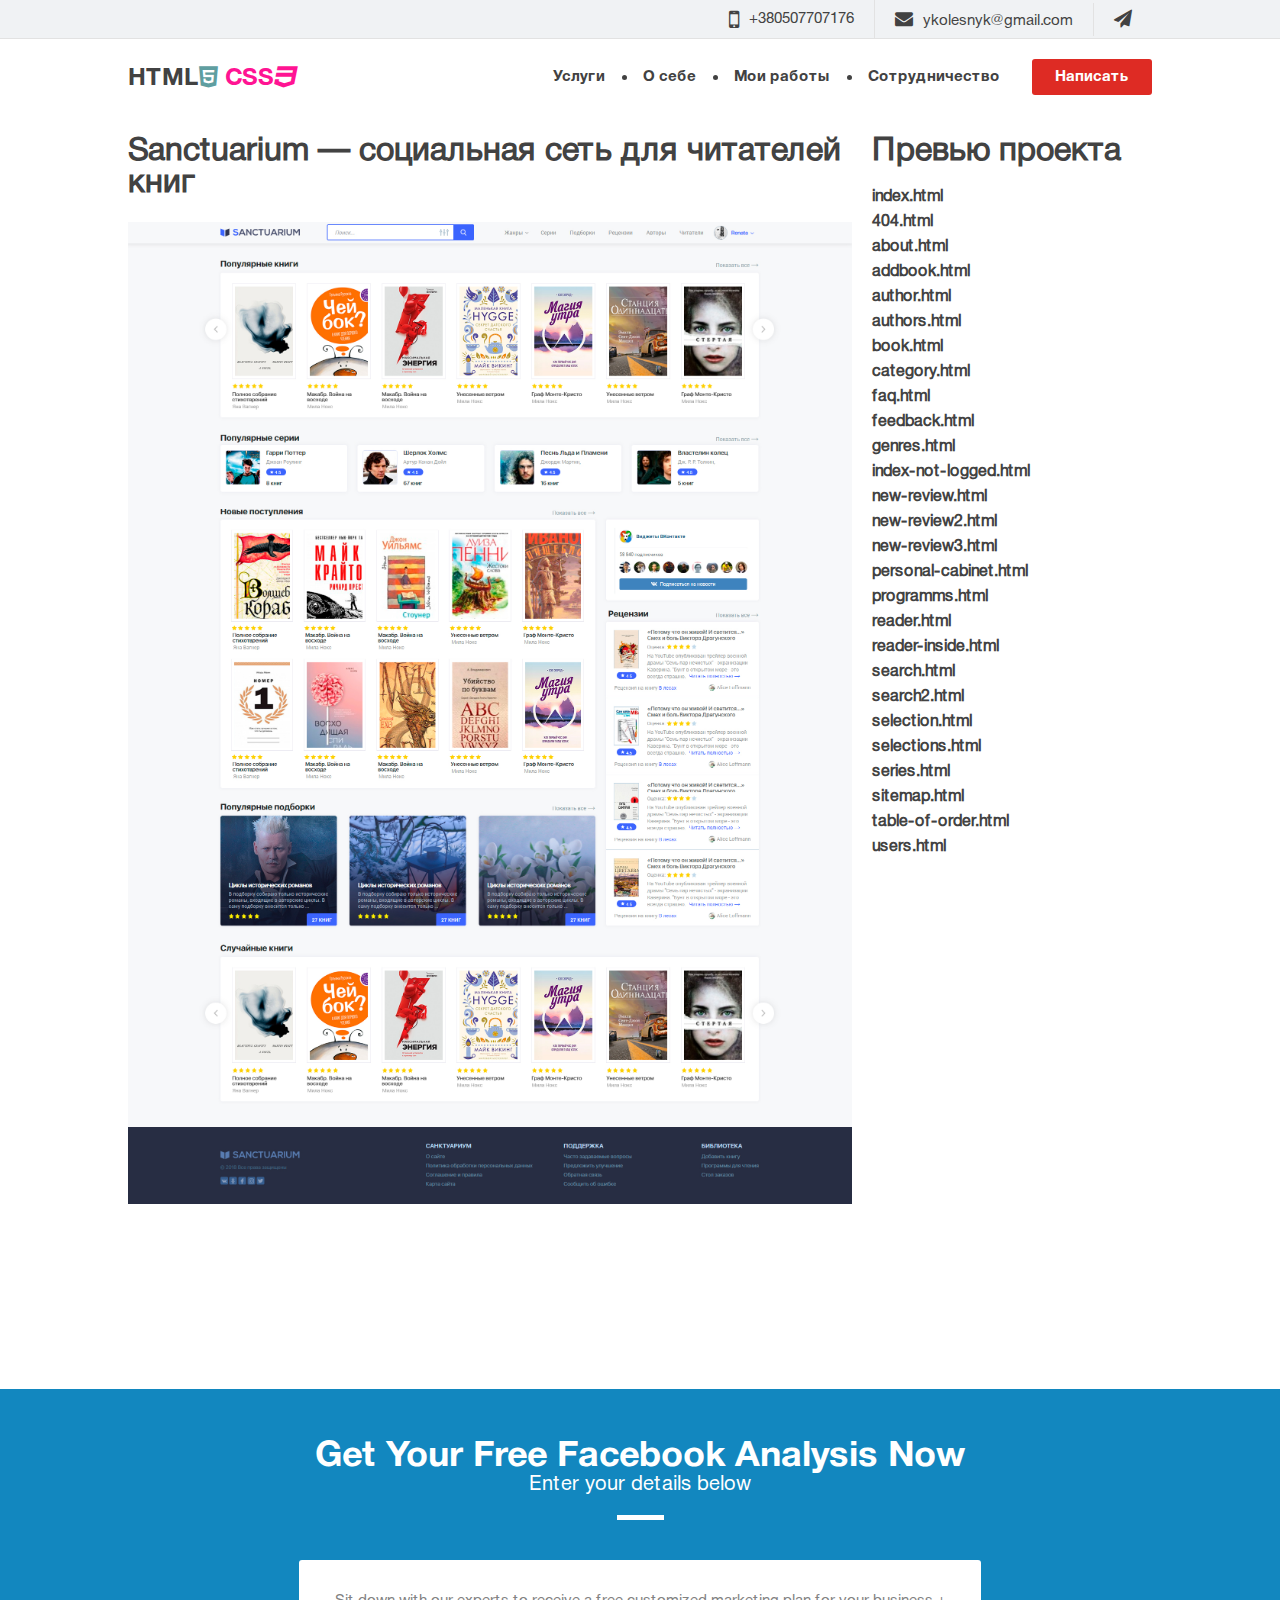
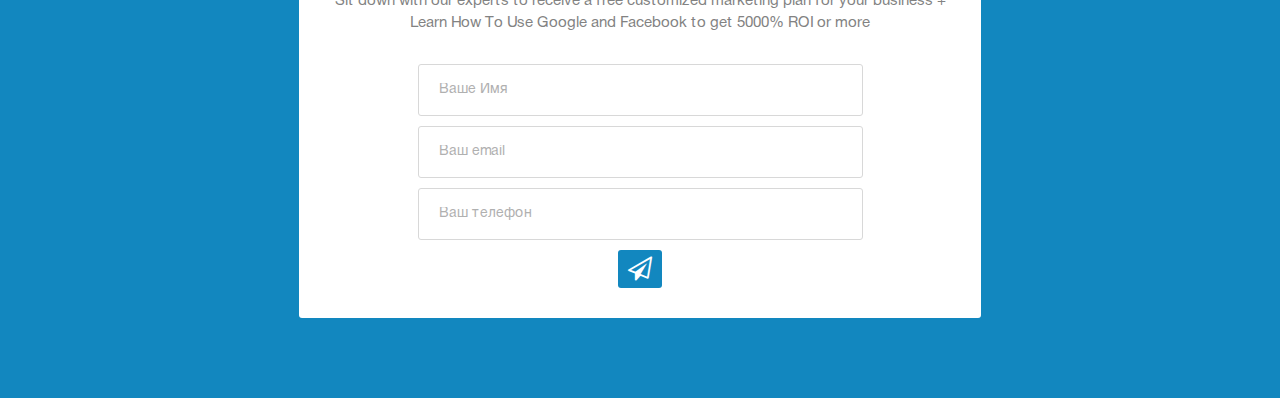
<file: cv/inside.html>
<!DOCTYPE html>
<html lang="ru">
<head>
    <meta charset="utf-8">        
    <meta name="author" content="CHANGE-ME">
    <meta name="description" content="CHANGE-ME">
    <!-- Mobile Stuff -->
    <meta http-equiv="X-UA-Compatible" content="IE=edge">
    <meta name="viewport" content="width=device-width, initial-scale=1">
    <meta name="msapplication-tap-highlight" content="no">
    <!-- Chrome on Android -->
    <meta name="mobile-web-app-capable" content="yes"> 
    <meta name="application-name" content="CHANGE-ME"> 
    <!-- Safari on iOS -->
    <meta name="apple-mobile-web-app-capable" content="yes">
    <meta name="apple-mobile-web-app-status-bar-style" content="black">
    <meta name="apple-mobile-web-app-title" content="CHANGE-ME"> 
    
    <!--<link rel="shortcut icon" href="favicon.ico">-->
    <title>Name of project</title>
    <link type='text/css' rel='stylesheet' href='css/style.css'>   
</head>
<body>
	<div class="wrapper">
		<div class="top">
			<div class="container">
				<div class="top-contacts">
					<a href="tel:+380507707176">
						<i class="fa fa-mobil"></i>
						+380507707176
					</a>
					<a href="mailto:ykolesnyk@gmail.com">
						<i class="fa fa-envelope"></i>
						ykolesnyk@gmail.com
					</a>
					<a href="#">
						<i class="fa fa-paper-plane"></i>
					</a>
				</div>
			</div>
		</div>
		<header>
			<div class="container">
				<div class="logo">
					<a href="index.html">
						<span class="blue">HTML<i class="fa fa-html5"></i></span>
						<span class="pink">CSS<i class="fa fa-css3"></i></span>
					</a>
				</div>
				<div class="header-right">
					<nav class="main-menu" id="main-menu">
						<ul>
							<li><a href="#skills">Услуги</a></li>         
							<li><a href="#about-me">О себе</a></li>
							<li><a href="#works">Мои работы</a></li> 
							<li><a href="#start">Сотрудничество</a></li>
						</ul>
					</nav>
					<div class="anchor">
						<a href="#contact">Написать</a>
					</div>
					<div class="main-menu-btn toggle" data-target="main-menu">
						<span></span>
						<span></span>
						<span></span>
					</div>
				</div>
			</div>
		</header>
		<div class="inside container">
			<div class="left-bar">
				<h1>Sanctuarium — социальная сеть для читателей книг</h1>
				<p><img src="images/bookShop1.jpg" alt=""></p>
				<p><img src="images/bookShop2.jpg" alt=""></p>
			</div>
			<div class="right-bar">
				<div class="right-bar-title">Превью проекта</div>
				<ul>
					<li><a href="projects/shops/book/index.html" target="_blank">index.html</a></li>
					<li><a href="projects/shops/book/404.html" target="_blank">404.html</a></li>
					<li><a href="projects/shops/book/about.html" target="_blank">about.html</a></li>
					<li><a href="projects/shops/book/addbook.html" target="_blank">addbook.html</a></li>
					<li><a href="projects/shops/book/author.html" target="_blank">author.html</a></li>
					<li><a href="projects/shops/book/authors.html" target="_blank">authors.html</a></li>
					<li><a href="projects/shops/book/book.html" target="_blank">book.html</a></li>
					<li><a href="projects/shops/book/category.html" target="_blank">category.html</a></li>
					<li><a href="projects/shops/book/faq.html" target="_blank">faq.html</a></li>
					<li><a href="projects/shops/book/feedback.html" target="_blank">feedback.html</a></li>
					<li><a href="projects/shops/book/genres.html" target="_blank">genres.html</a></li>
					<li><a href="projects/shops/book/index-not-logged.html" target="_blank">index-not-logged.html</a></li>
					<li><a href="projects/shops/book/new-review.html" target="_blank">new-review.html</a></li>
					<li><a href="projects/shops/book/new-review2.html" target="_blank">new-review2.html</a></li>
					<li><a href="projects/shops/book/new-review3.html" target="_blank">new-review3.html</a></li>
					<li><a href="projects/shops/book/personal-cabinet.html" target="_blank">personal-cabinet.html</a></li>
					<li><a href="projects/shops/book/programms.html" target="_blank">programms.html</a></li>
					<li><a href="projects/shops/book/reader.html" target="_blank">reader.html</a></li>
					<li><a href="projects/shops/book/reader-inside.html" target="_blank">reader-inside.html</a></li>
					<li><a href="projects/shops/book/search.html" target="_blank">search.html</a></li>
					<li><a href="projects/shops/book/search2.html" target="_blank">search2.html</a></li>
					<li><a href="projects/shops/book/selection.html" target="_blank">selection.html</a></li>
					<li><a href="projects/shops/book/selections.html" target="_blank">selections.html</a></li>
					<li><a href="projects/shops/book/series.html" target="_blank">series.html</a></li>
					<li><a href="projects/shops/book/sitemap.html" target="_blank">sitemap.html</a></li>
					<li><a href="projects/shops/book/table-of-order.html" target="_blank">table-of-order.html</a></li>
					<li><a href="projects/shops/book/users.html" target="_blank">users.html</a></li>
				</ul>
			</div>
		</div>
		<section id="contact" class="blue-bg">
			<div class="container">
				<div class="section-title white">
					<span>Get Your Free Facebook Analysis Now</span>
					Enter your details below
				</div>
				<div class="form">
					<div class="form-description">
						Sit down with our experts to receive a free customized marketing plan for your business + <br>Learn How To Use Google and Facebook to get 5000% ROI or more
					</div>
					<form method="post" id="form">
						<input type="text" placeholder="Ваше Имя" name="name">
						<input type="text" placeholder="Ваш email">
						<input type="text" placeholder="Ваш телефон" max="12">
						<button>
							<i class="fa fa-send-o"></i>
						</button>
					</form>
				</div>
			</div>
		</section>
	</div>
	<script src="js/jquery-3.2.1.min.js"></script>
	<script src="js/script.js"></script>
</body>
</html>
</file>
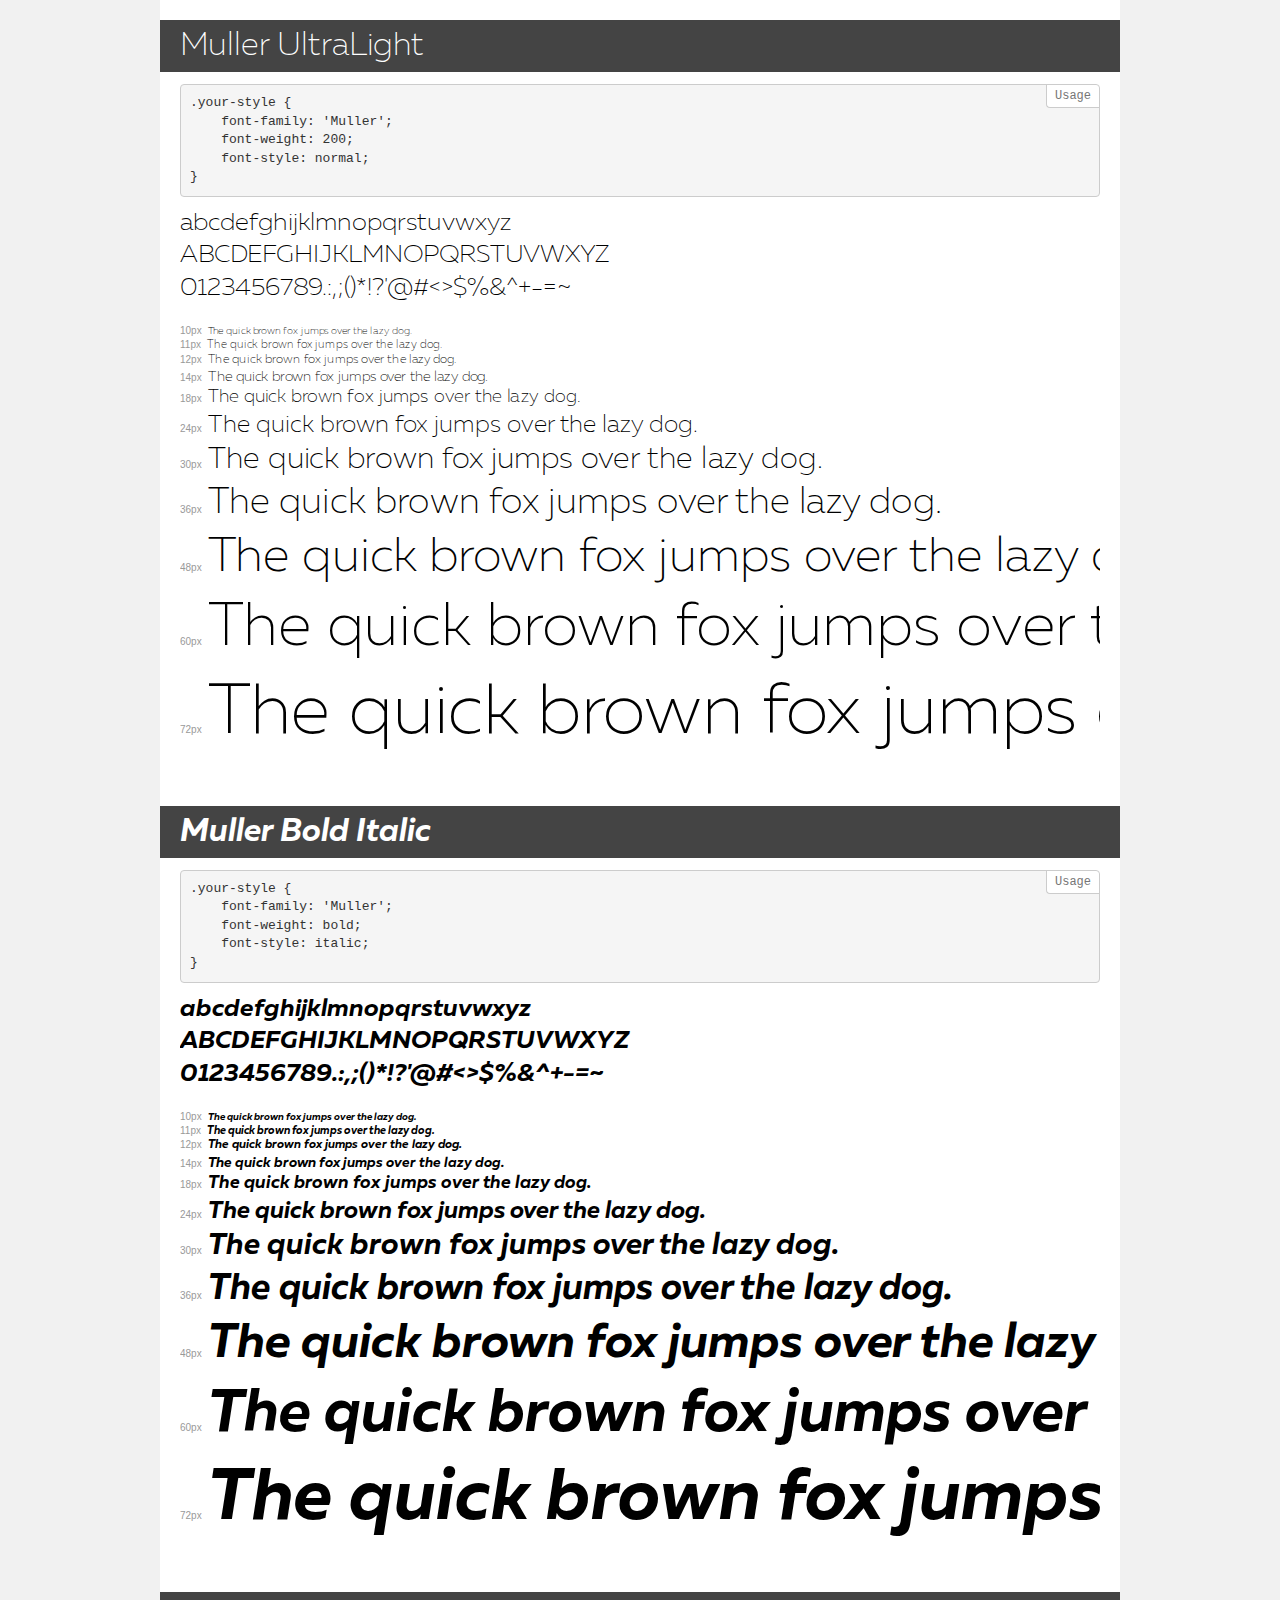
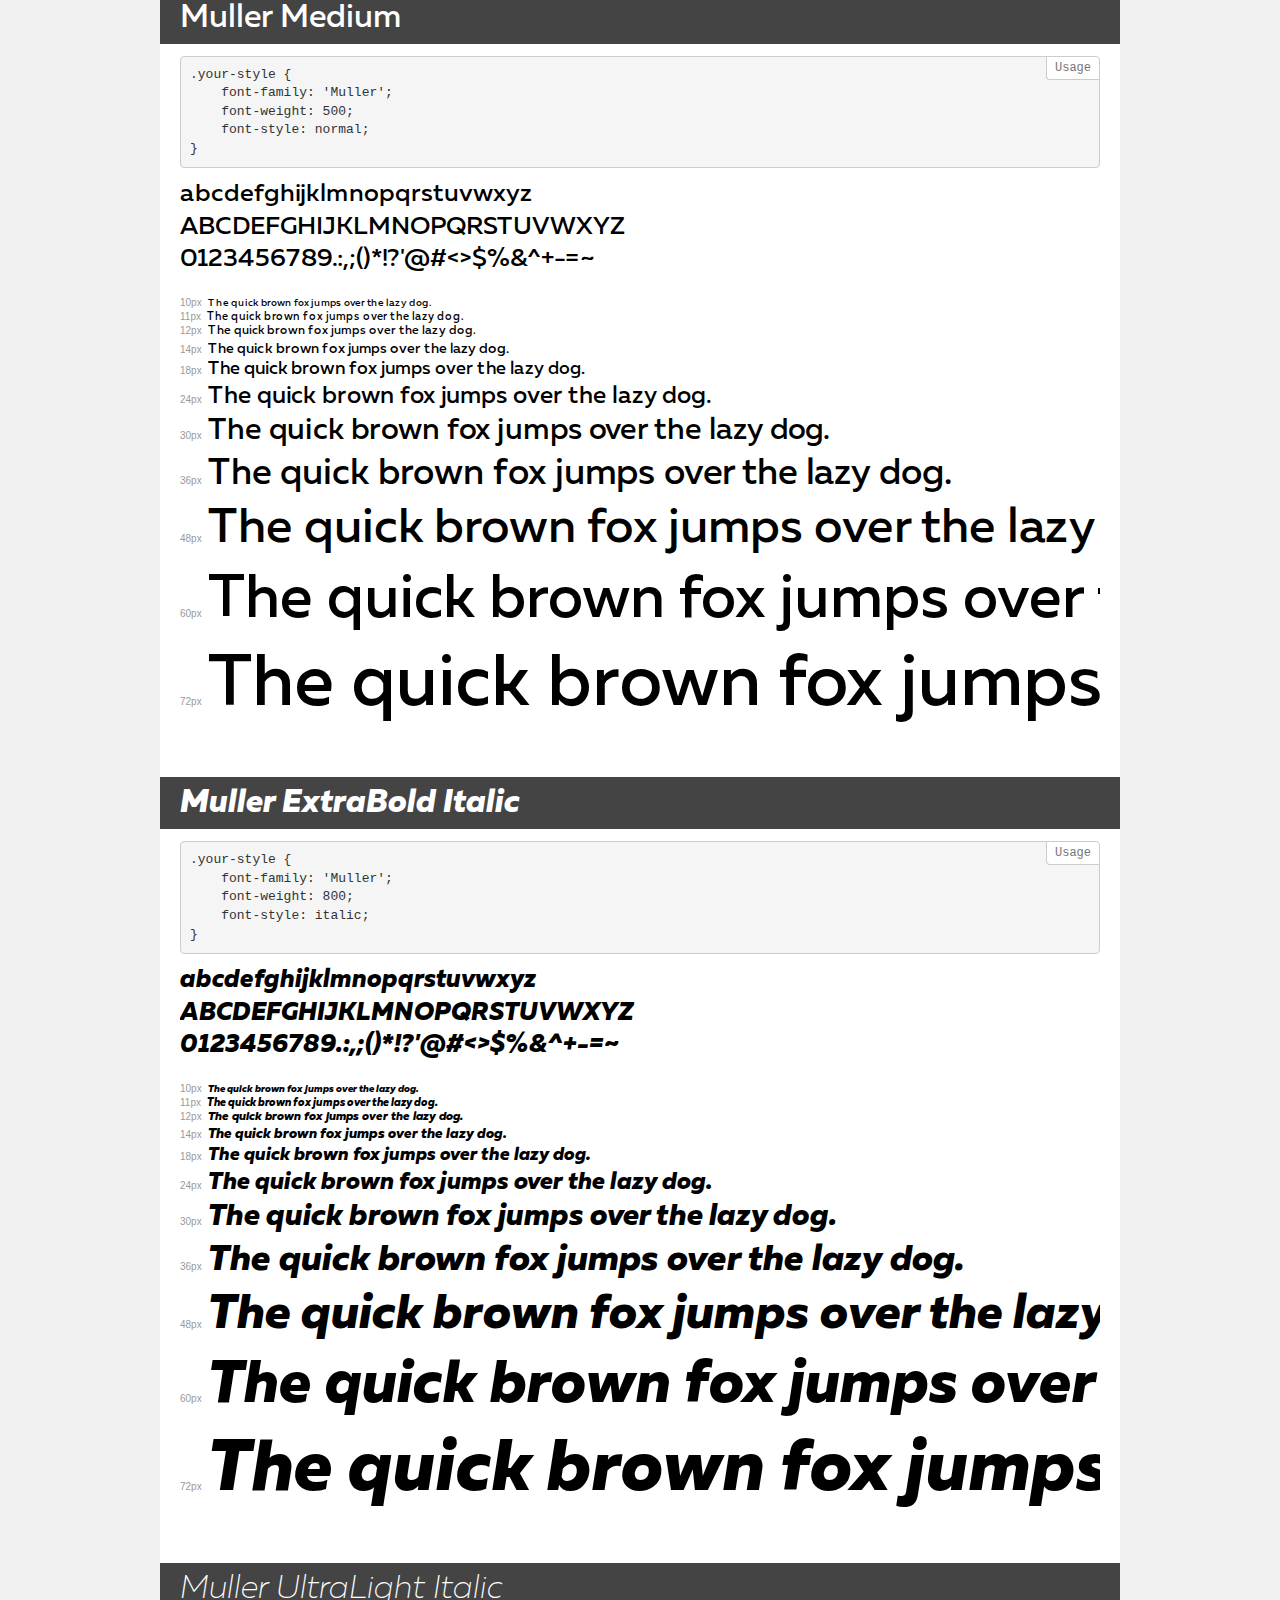
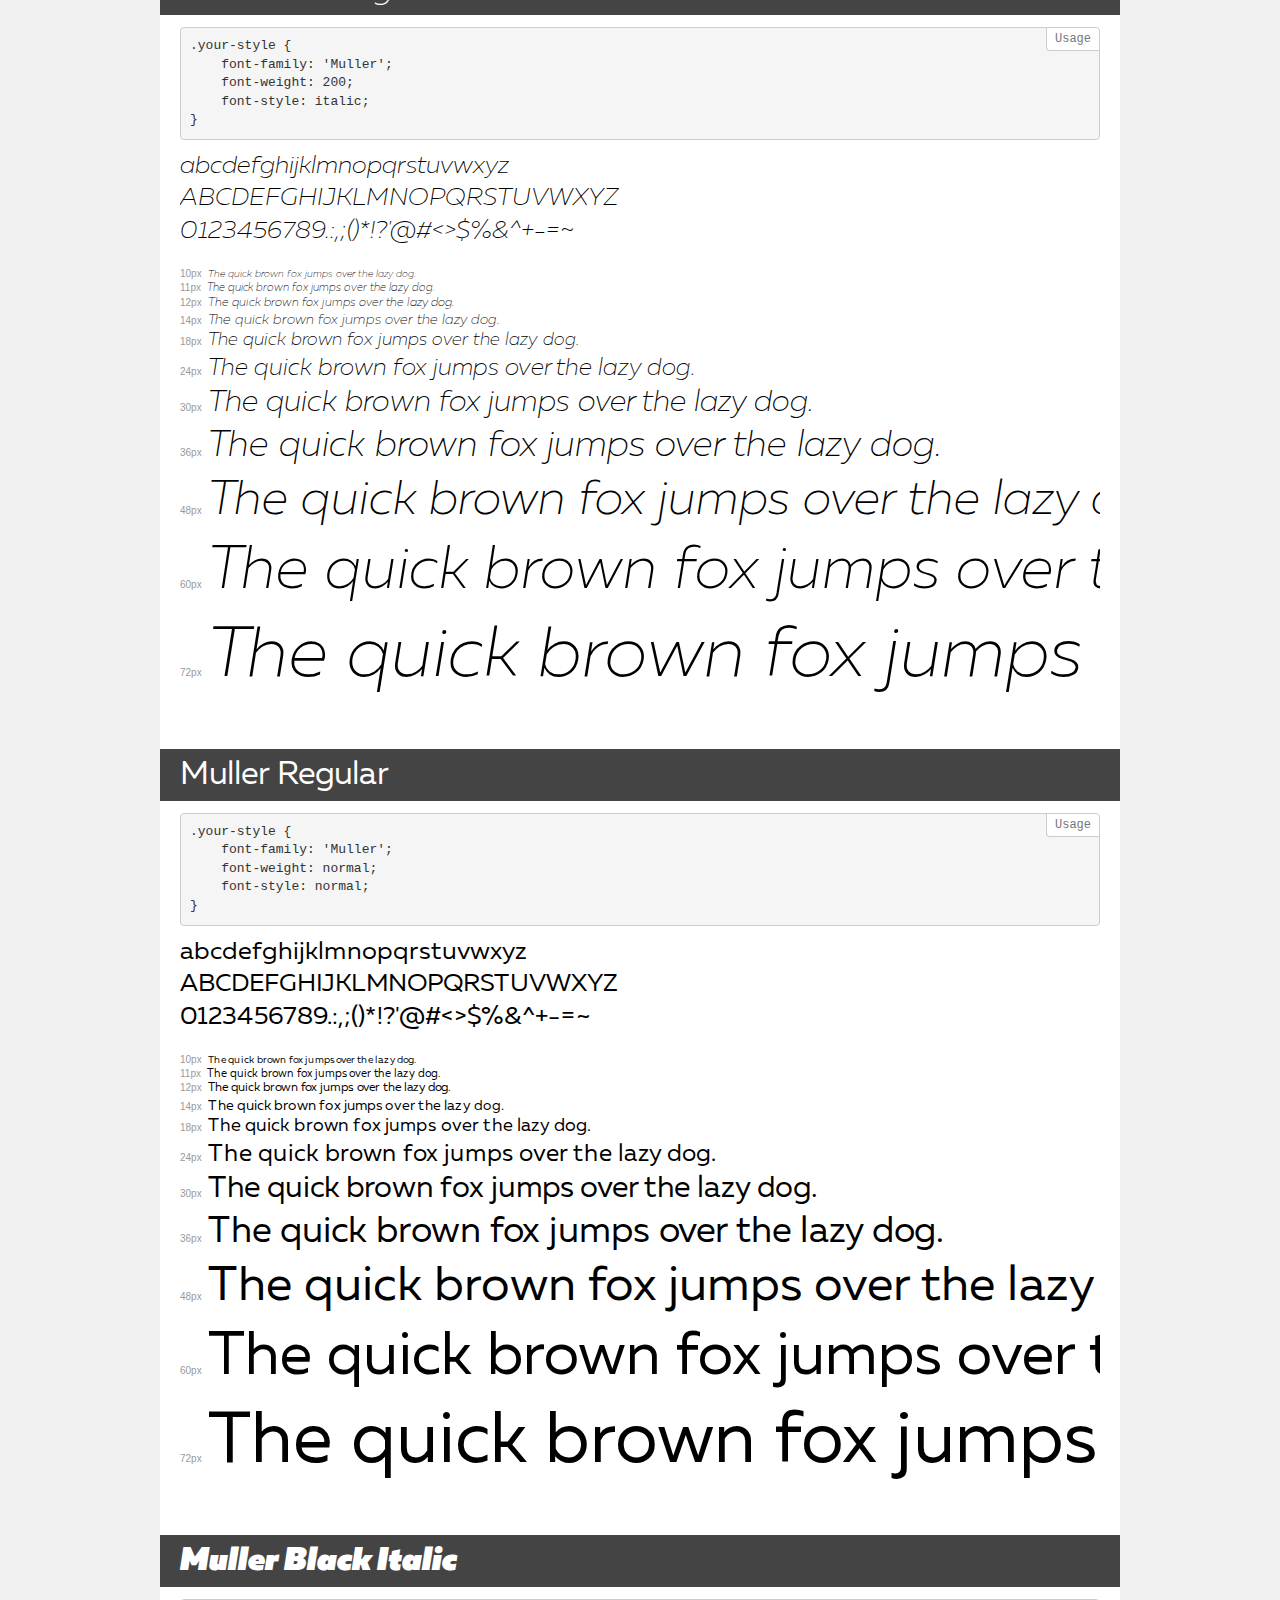
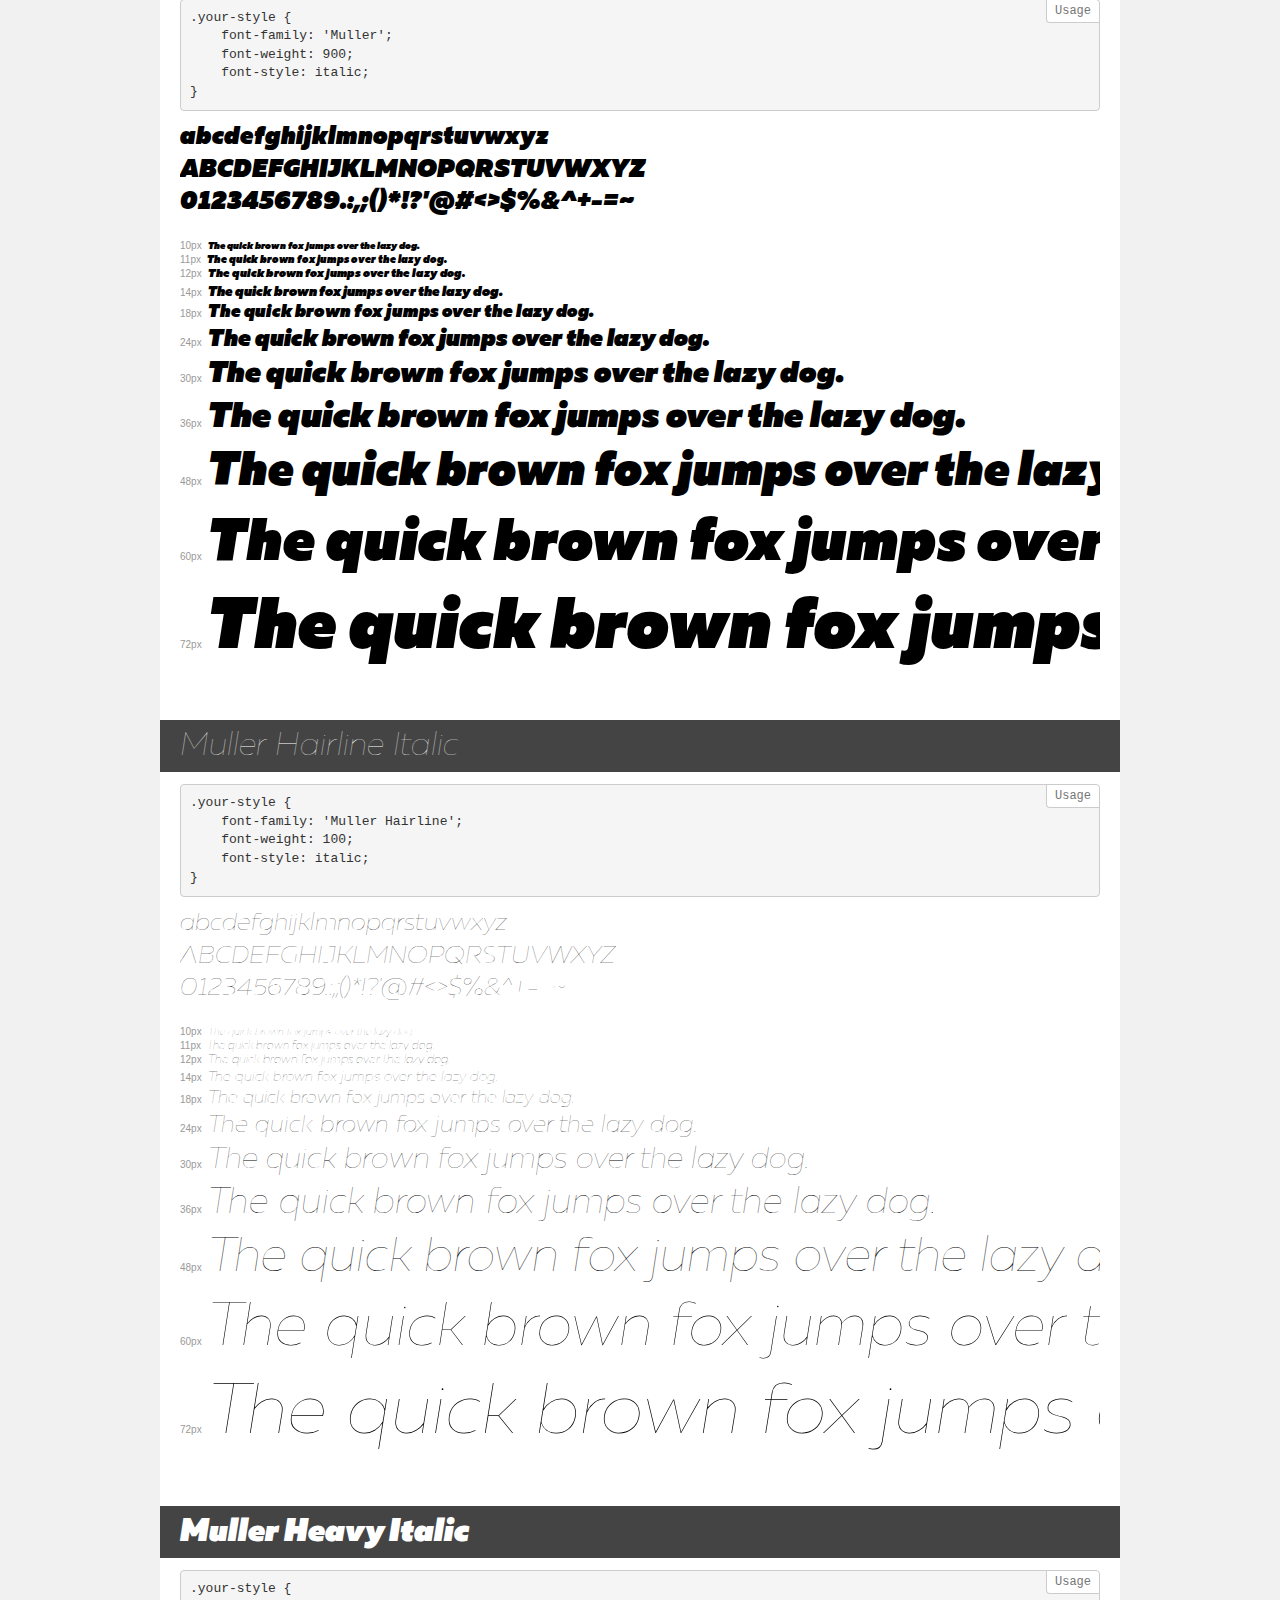
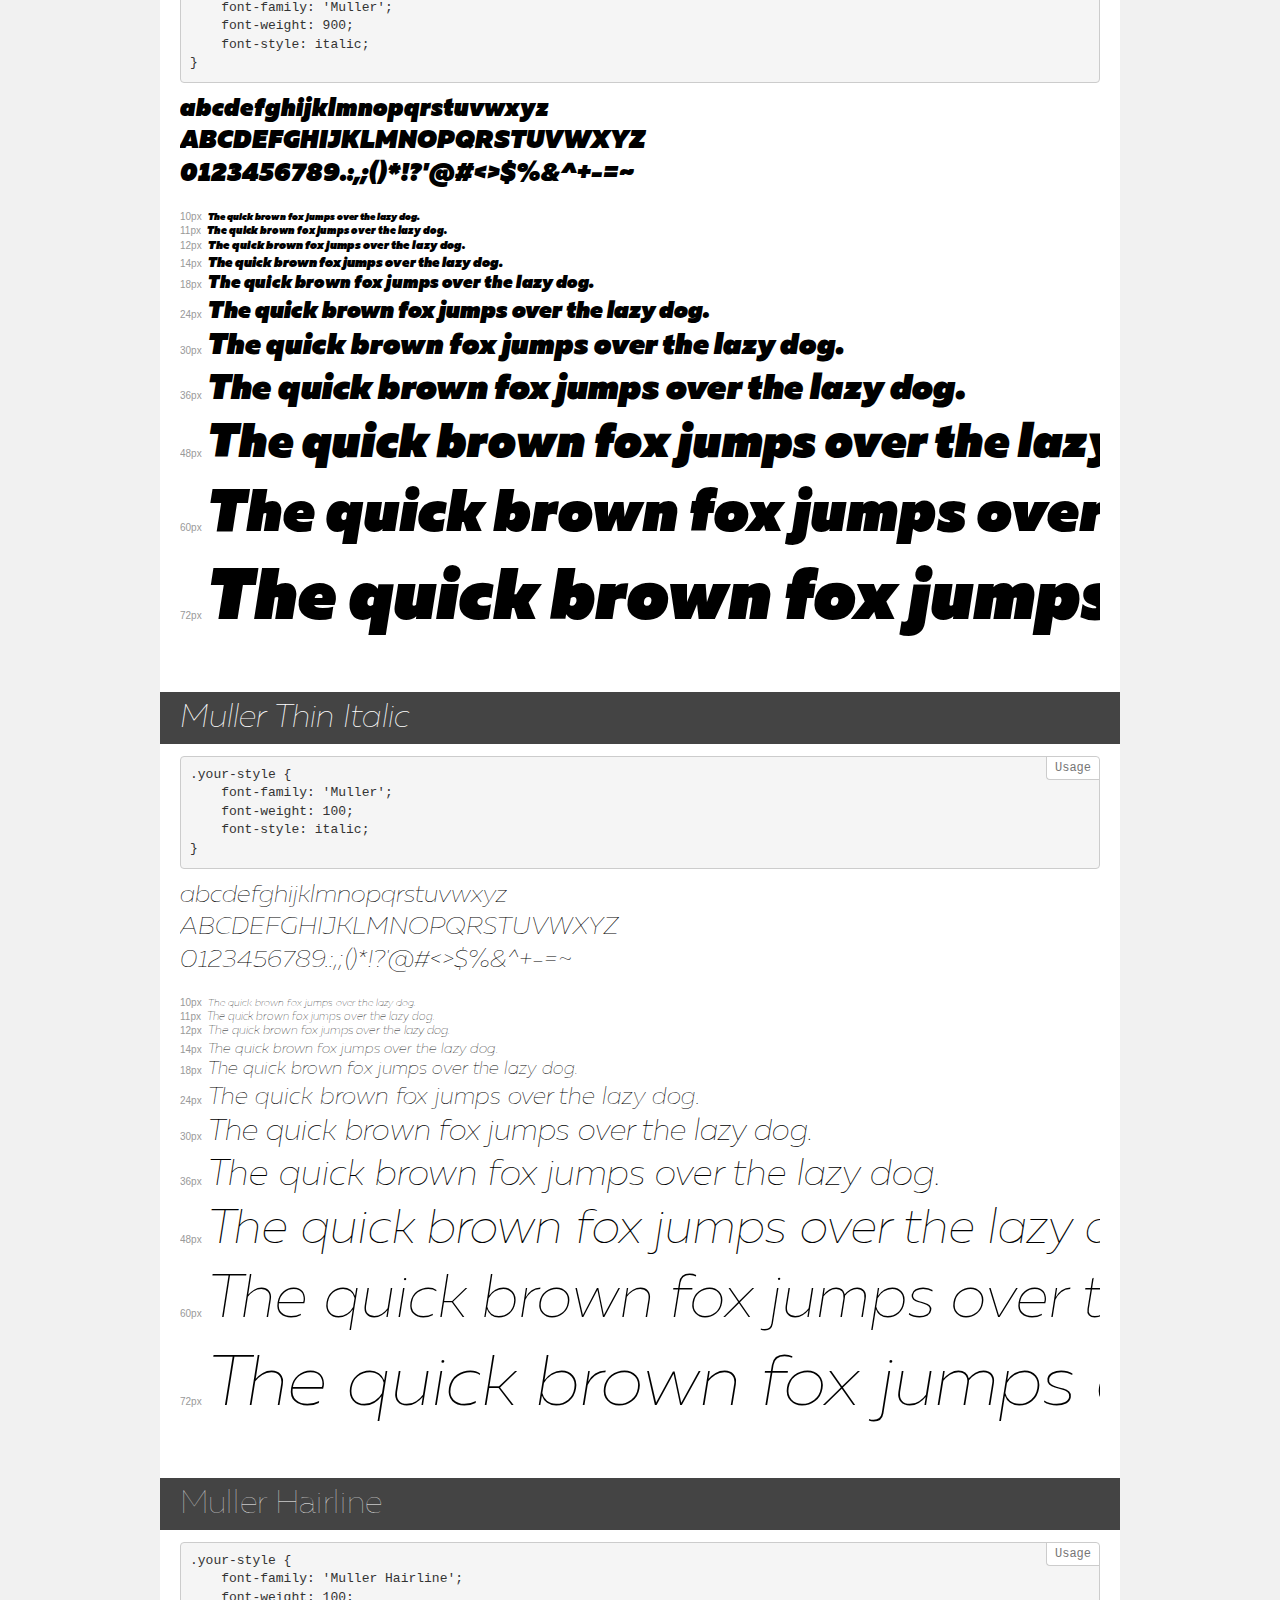
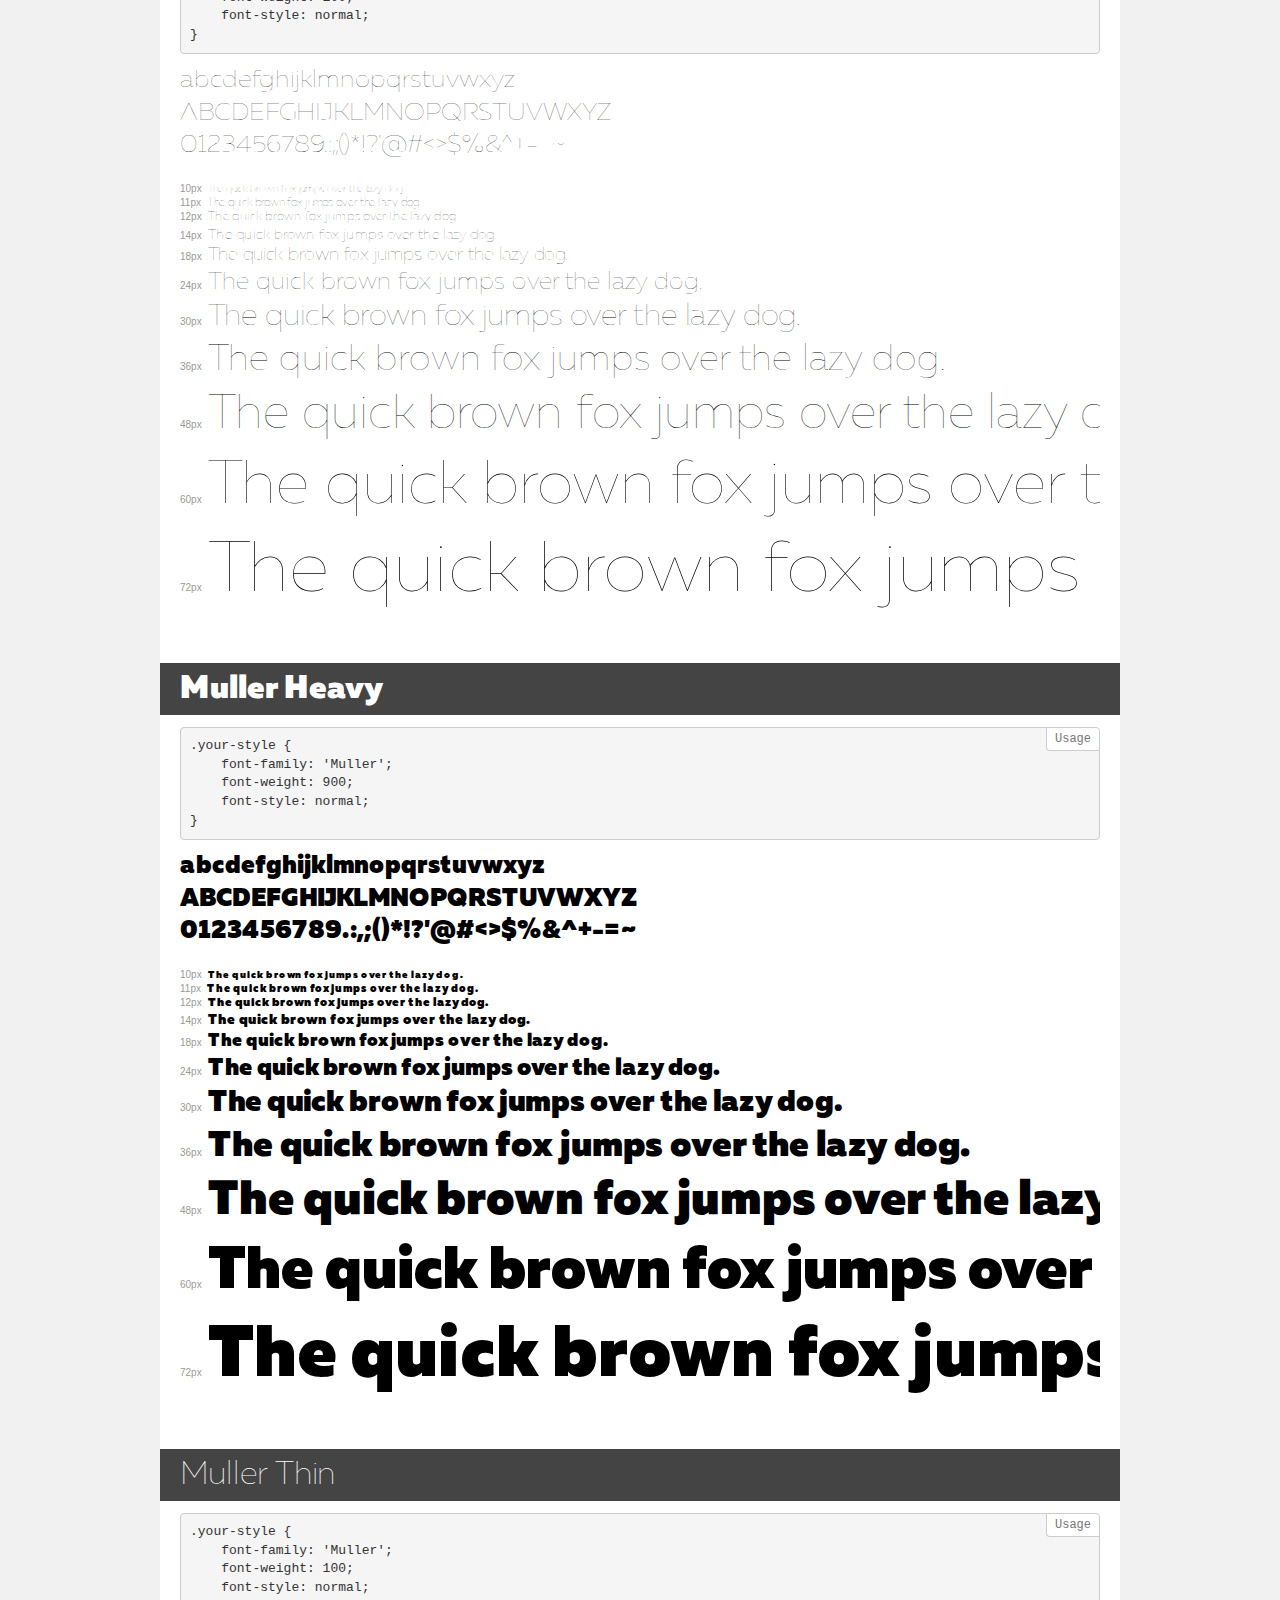
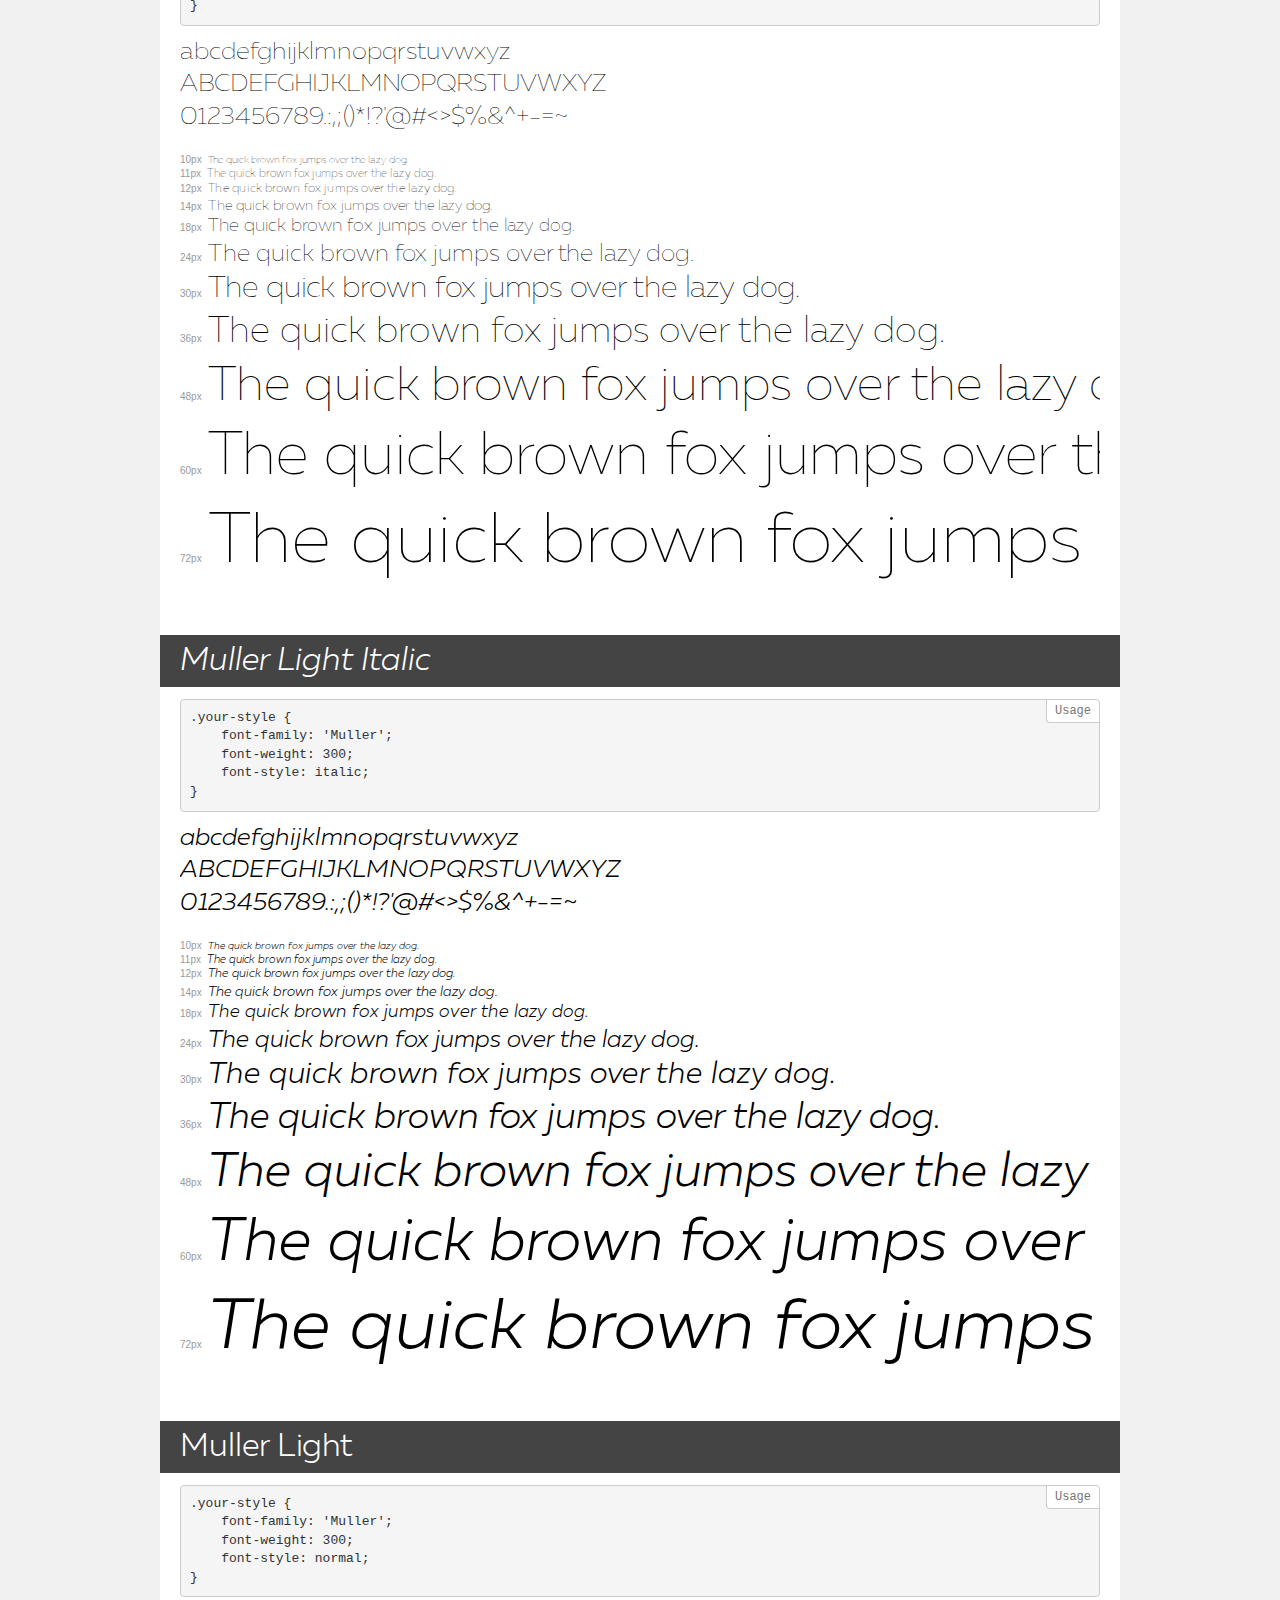
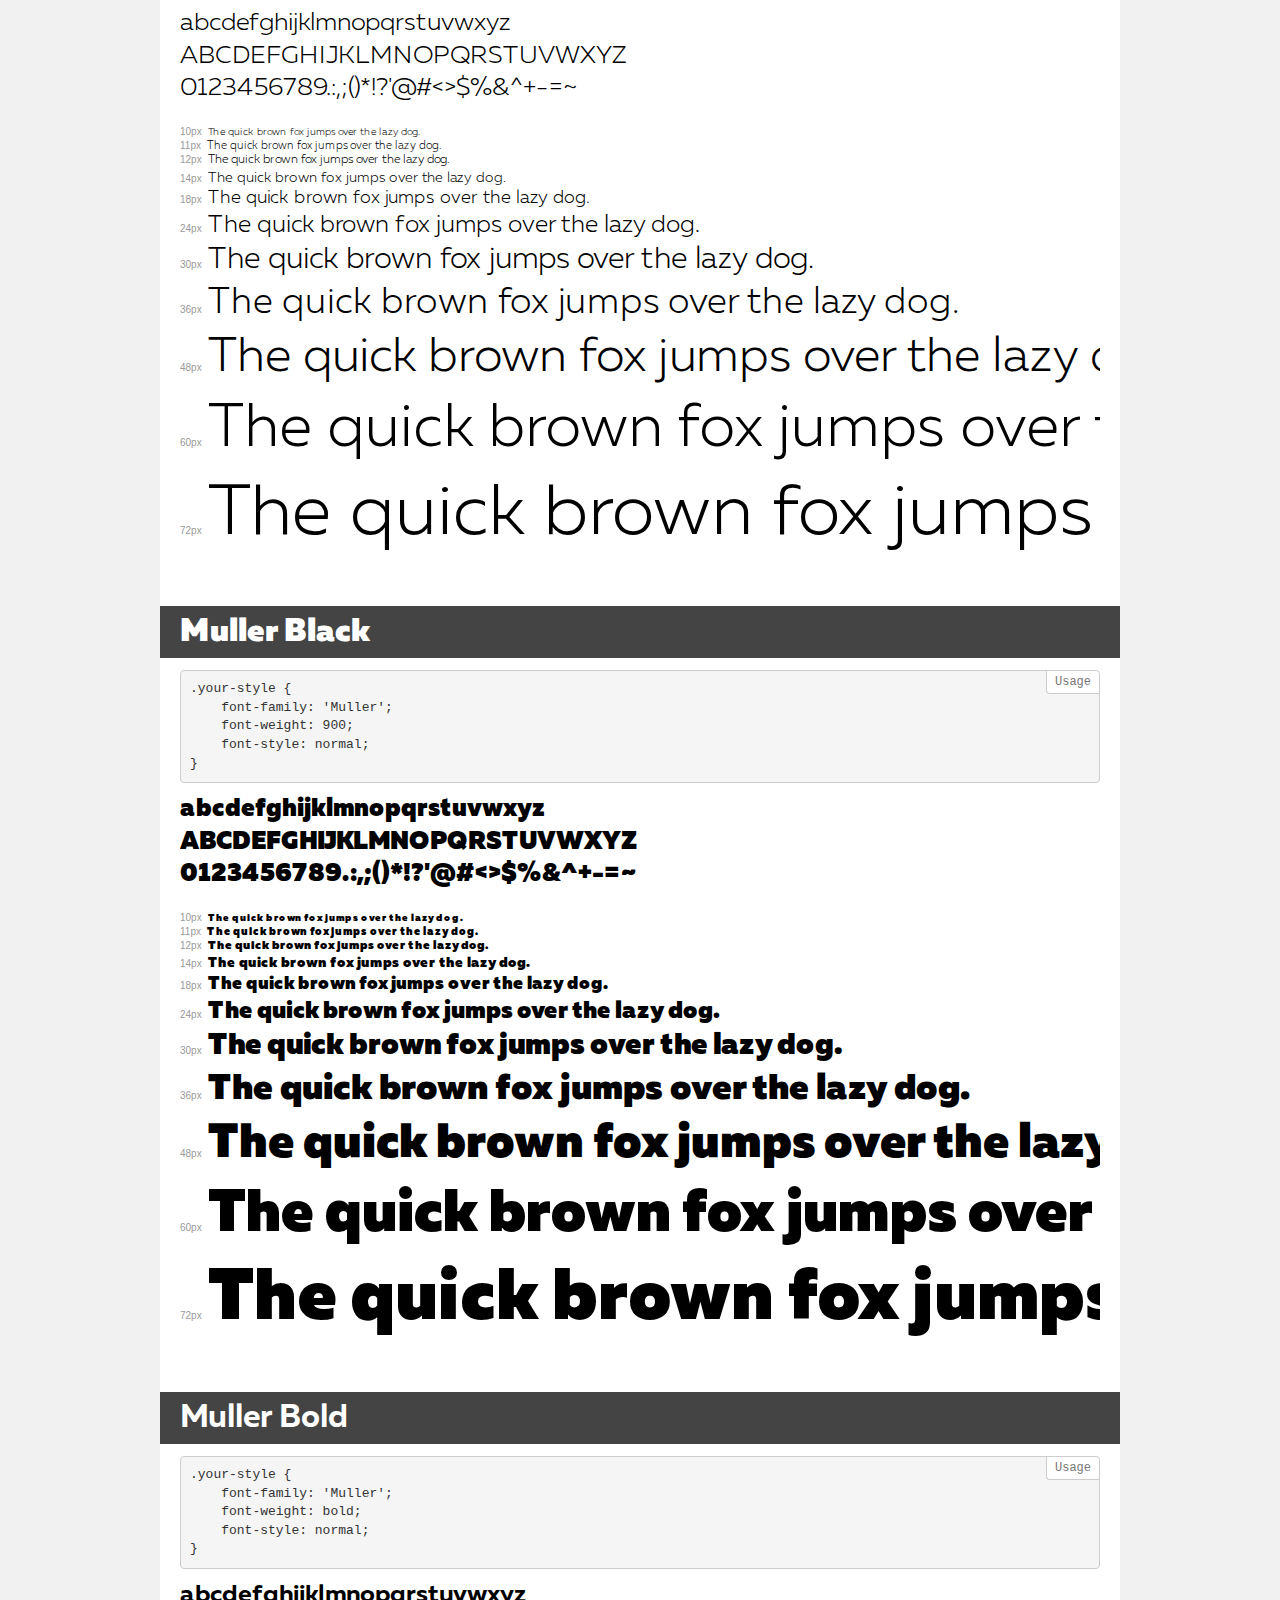
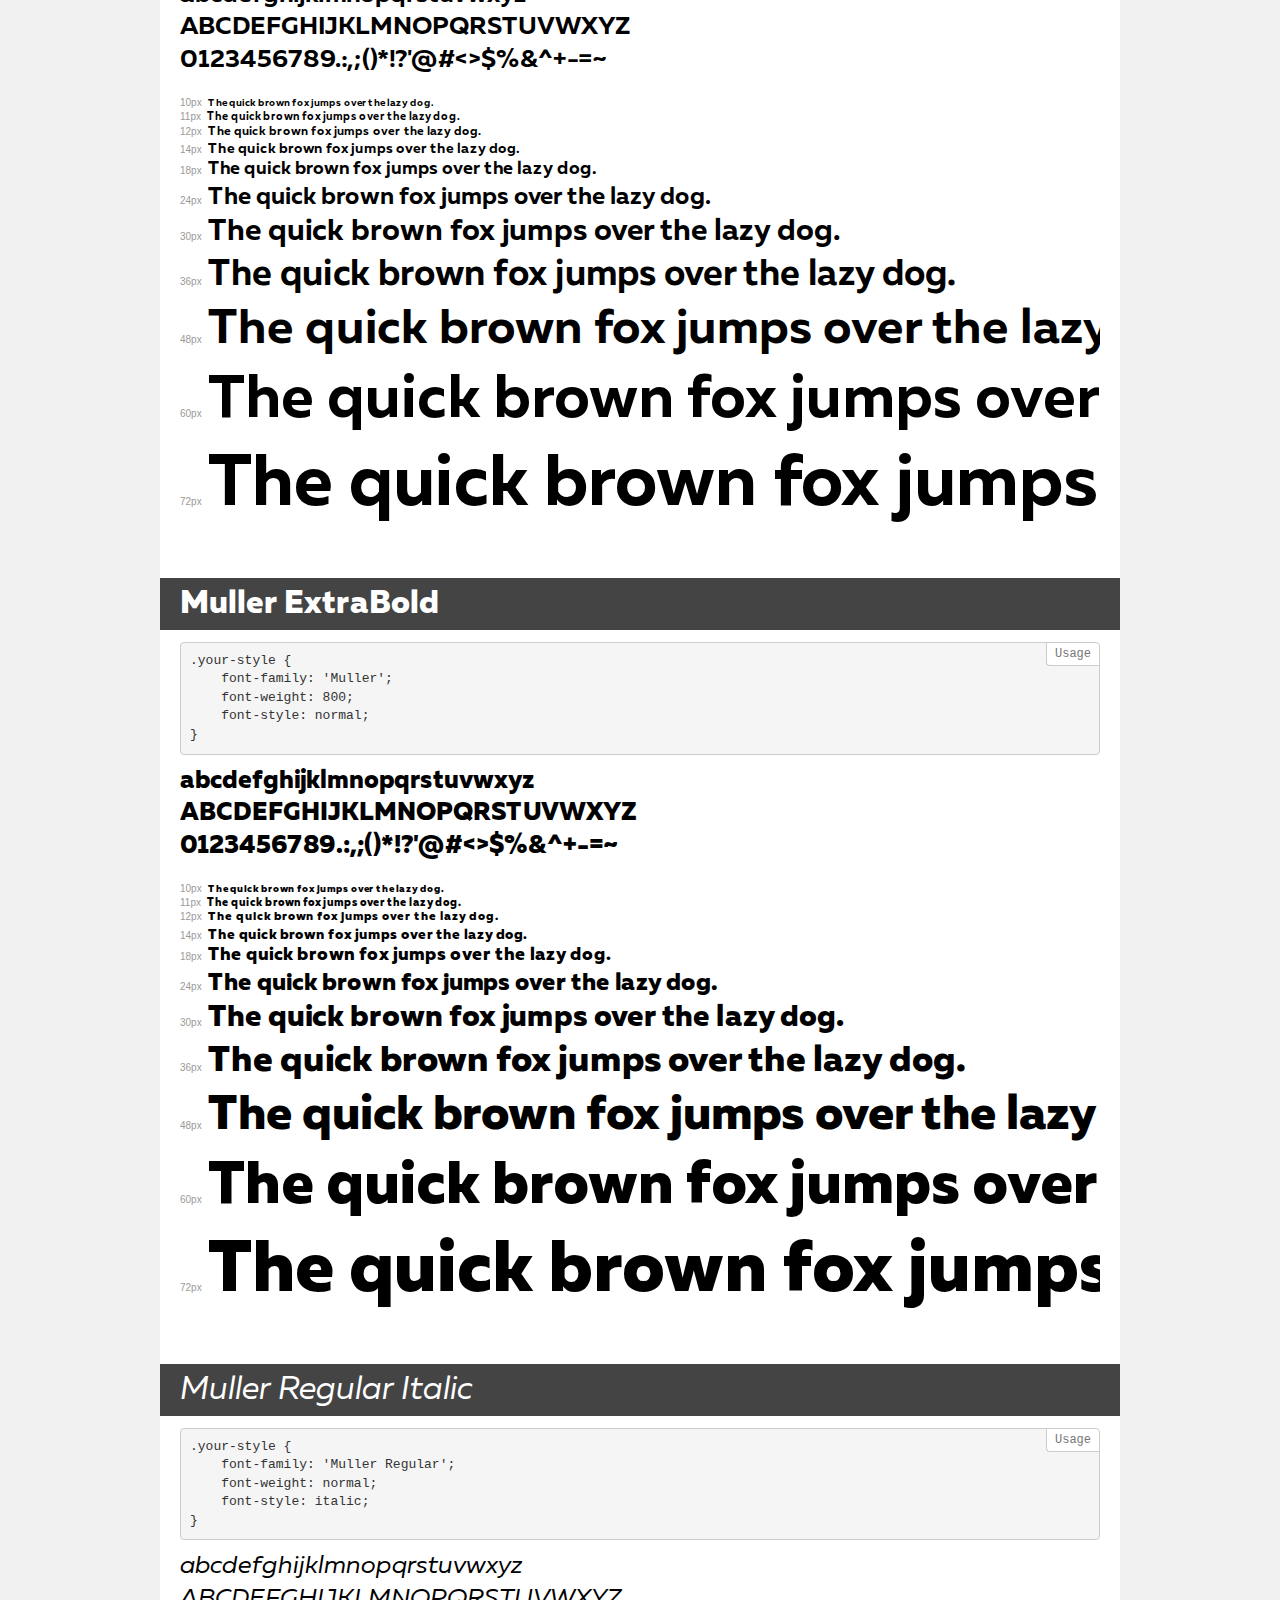
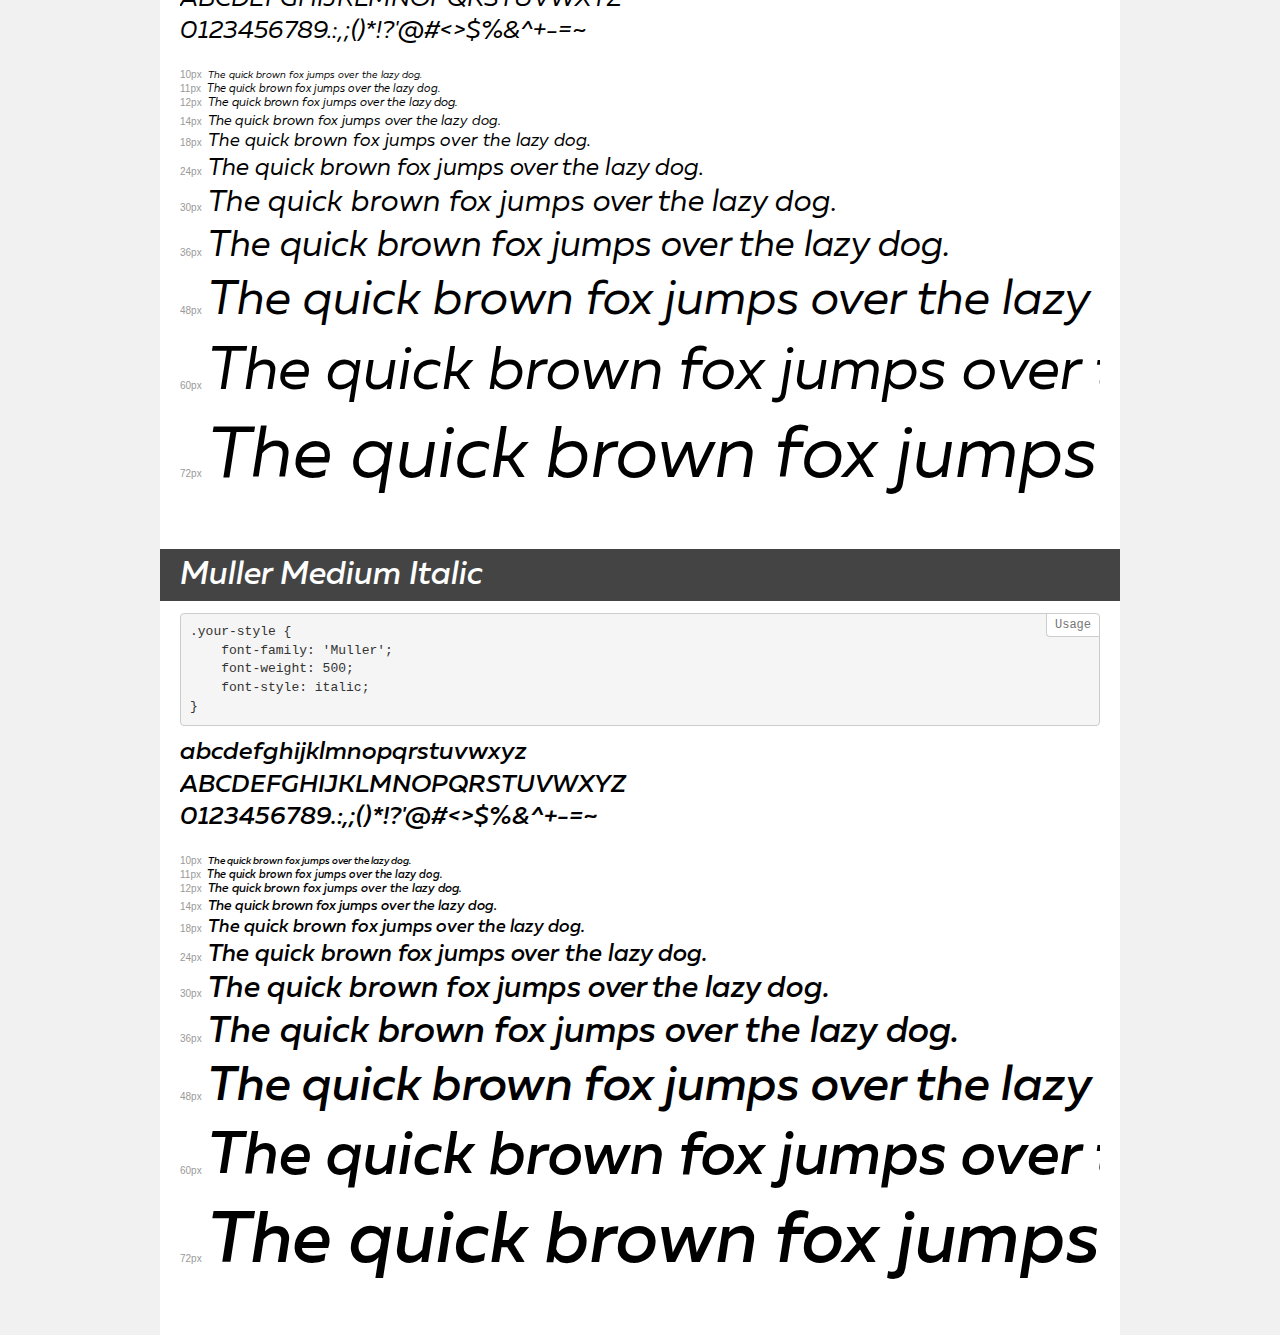
<file: alidog/css/font/demo.html>
<!DOCTYPE html>
<html>
<head>
    <meta charset="utf-8">
    <meta http-equiv="X-UA-Compatible" content="IE=edge">
    <meta name="viewport" content="width=device-width, initial-scale=1">
    <meta name="robots" content="noindex, noarchive">
    <meta name="format-detection" content="telephone=no">
    <title>Transfonter demo</title>
    <link href="stylesheet.css" rel="stylesheet">
    <style>
        /*
        http://meyerweb.com/eric/tools/css/reset/
        v2.0 | 20110126
        License: none (public domain)
        */
        html, body, div, span, applet, object, iframe,
        h1, h2, h3, h4, h5, h6, p, blockquote, pre,
        a, abbr, acronym, address, big, cite, code,
        del, dfn, em, img, ins, kbd, q, s, samp,
        small, strike, strong, sub, sup, tt, var,
        b, u, i, center,
        dl, dt, dd, ol, ul, li,
        fieldset, form, label, legend,
        table, caption, tbody, tfoot, thead, tr, th, td,
        article, aside, canvas, details, embed,
        figure, figcaption, footer, header, hgroup,
        menu, nav, output, ruby, section, summary,
        time, mark, audio, video {
            margin: 0;
            padding: 0;
            border: 0;
            font-size: 100%;
            font: inherit;
            vertical-align: baseline;
        }
        /* HTML5 display-role reset for older browsers */
        article, aside, details, figcaption, figure,
        footer, header, hgroup, menu, nav, section {
            display: block;
        }
        body {
            line-height: 1;
        }
        ol, ul {
            list-style: none;
        }
        blockquote, q {
            quotes: none;
        }
        blockquote:before, blockquote:after,
        q:before, q:after {
            content: '';
            content: none;
        }
        table {
            border-collapse: collapse;
            border-spacing: 0;
        }
        /* common styles */
        body {
            background: #f1f1f1;
            color: #000;
        }
        .page {
            background: #fff;
            width: 920px;
            margin: 0 auto;
            padding: 20px 20px 0 20px;
            overflow: hidden;
        }
        .font-container {
            overflow-x: auto;
            overflow-y: hidden;
            margin-bottom: 40px;
            line-height: 1.3;
            white-space: nowrap;
            padding-bottom: 5px;
        }
        h1 {
            position: relative;
            background: #444;
            font-size: 32px;
            color: #fff;
            padding: 10px 20px;
            margin: 0 -20px 12px -20px;
        }
        .letters {
            font-size: 25px;
            margin-bottom: 20px;
        }
        .s10:before {
            content: '10px';
        }
        .s11:before {
            content: '11px';
        }
        .s12:before {
            content: '12px';
        }
        .s14:before {
            content: '14px';
        }
        .s18:before {
            content: '18px';
        }
        .s24:before {
            content: '24px';
        }
        .s30:before {
            content: '30px';
        }
        .s36:before {
            content: '36px';
        }
        .s48:before {
            content: '48px';
        }
        .s60:before {
            content: '60px';
        }
        .s72:before {
            content: '72px';
        }
        .s10:before, .s11:before, .s12:before, .s14:before,
        .s18:before, .s24:before, .s30:before, .s36:before,
        .s48:before, .s60:before, .s72:before {
            font-family: Arial, sans-serif;
            font-size: 10px;
            font-weight: normal;
            font-style: normal;
            color: #999;
            padding-right: 6px;
        }
        pre {
            display: block;
            position: relative;
            padding: 9px;
            margin: 0 0 10px;
            font-family: Monaco, Menlo, Consolas, "Courier New", monospace !important;
            font-size: 13px;
            line-height: 1.428571429;
            color: #333;
            font-weight: normal !important;
            font-style: normal !important;
            background-color: #f5f5f5;
            border: 1px solid #ccc;
            overflow-x: auto;
            border-radius: 4px;
        }
        pre:after {
            display: block;
            position: absolute;
            right: 0;
            top: 0;
            content: 'Usage';
            line-height: 1;
            padding: 5px 8px;
            font-size: 12px;
            color: #767676;
            background-color: #fff;
            border: 1px solid #ccc;
            border-right: none;
            border-top: none;
            border-radius: 0 4px 0 4px;
            z-index: 10;
        }
        /* responsive */
        @media (max-width: 959px) {
            .page {
                width: auto;
                margin: 0;
            }
        }
    </style>
</head>
<body>
<div class="page">
    <div class="demo" style="font-family: 'Muller'; font-weight: 200; font-style: normal;">
        <h1>Muller UltraLight</h1>
        <pre>.your-style {
    font-family: 'Muller';
    font-weight: 200;
    font-style: normal;
}</pre>
        <div class="font-container">
            <p class="letters">
                abcdefghijklmnopqrstuvwxyz<br>
ABCDEFGHIJKLMNOPQRSTUVWXYZ<br>
                0123456789.:,;()*!?'@#<>$%&^+-=~
            </p>
            <p class="s10" style="font-size: 10px;">The quick brown fox jumps over the lazy dog.</p>
            <p class="s11" style="font-size: 11px;">The quick brown fox jumps over the lazy dog.</p>
            <p class="s12" style="font-size: 12px;">The quick brown fox jumps over the lazy dog.</p>
            <p class="s14" style="font-size: 14px;">The quick brown fox jumps over the lazy dog.</p>
            <p class="s18" style="font-size: 18px;">The quick brown fox jumps over the lazy dog.</p>
            <p class="s24" style="font-size: 24px;">The quick brown fox jumps over the lazy dog.</p>
            <p class="s30" style="font-size: 30px;">The quick brown fox jumps over the lazy dog.</p>
            <p class="s36" style="font-size: 36px;">The quick brown fox jumps over the lazy dog.</p>
            <p class="s48" style="font-size: 48px;">The quick brown fox jumps over the lazy dog.</p>
            <p class="s60" style="font-size: 60px;">The quick brown fox jumps over the lazy dog.</p>
            <p class="s72" style="font-size: 72px;">The quick brown fox jumps over the lazy dog.</p>
        </div>
    </div>
    <div class="demo" style="font-family: 'Muller'; font-weight: bold; font-style: italic;">
        <h1>Muller Bold Italic</h1>
        <pre>.your-style {
    font-family: 'Muller';
    font-weight: bold;
    font-style: italic;
}</pre>
        <div class="font-container">
            <p class="letters">
                abcdefghijklmnopqrstuvwxyz<br>
ABCDEFGHIJKLMNOPQRSTUVWXYZ<br>
                0123456789.:,;()*!?'@#<>$%&^+-=~
            </p>
            <p class="s10" style="font-size: 10px;">The quick brown fox jumps over the lazy dog.</p>
            <p class="s11" style="font-size: 11px;">The quick brown fox jumps over the lazy dog.</p>
            <p class="s12" style="font-size: 12px;">The quick brown fox jumps over the lazy dog.</p>
            <p class="s14" style="font-size: 14px;">The quick brown fox jumps over the lazy dog.</p>
            <p class="s18" style="font-size: 18px;">The quick brown fox jumps over the lazy dog.</p>
            <p class="s24" style="font-size: 24px;">The quick brown fox jumps over the lazy dog.</p>
            <p class="s30" style="font-size: 30px;">The quick brown fox jumps over the lazy dog.</p>
            <p class="s36" style="font-size: 36px;">The quick brown fox jumps over the lazy dog.</p>
            <p class="s48" style="font-size: 48px;">The quick brown fox jumps over the lazy dog.</p>
            <p class="s60" style="font-size: 60px;">The quick brown fox jumps over the lazy dog.</p>
            <p class="s72" style="font-size: 72px;">The quick brown fox jumps over the lazy dog.</p>
        </div>
    </div>
    <div class="demo" style="font-family: 'Muller'; font-weight: 500; font-style: normal;">
        <h1>Muller Medium</h1>
        <pre>.your-style {
    font-family: 'Muller';
    font-weight: 500;
    font-style: normal;
}</pre>
        <div class="font-container">
            <p class="letters">
                abcdefghijklmnopqrstuvwxyz<br>
ABCDEFGHIJKLMNOPQRSTUVWXYZ<br>
                0123456789.:,;()*!?'@#<>$%&^+-=~
            </p>
            <p class="s10" style="font-size: 10px;">The quick brown fox jumps over the lazy dog.</p>
            <p class="s11" style="font-size: 11px;">The quick brown fox jumps over the lazy dog.</p>
            <p class="s12" style="font-size: 12px;">The quick brown fox jumps over the lazy dog.</p>
            <p class="s14" style="font-size: 14px;">The quick brown fox jumps over the lazy dog.</p>
            <p class="s18" style="font-size: 18px;">The quick brown fox jumps over the lazy dog.</p>
            <p class="s24" style="font-size: 24px;">The quick brown fox jumps over the lazy dog.</p>
            <p class="s30" style="font-size: 30px;">The quick brown fox jumps over the lazy dog.</p>
            <p class="s36" style="font-size: 36px;">The quick brown fox jumps over the lazy dog.</p>
            <p class="s48" style="font-size: 48px;">The quick brown fox jumps over the lazy dog.</p>
            <p class="s60" style="font-size: 60px;">The quick brown fox jumps over the lazy dog.</p>
            <p class="s72" style="font-size: 72px;">The quick brown fox jumps over the lazy dog.</p>
        </div>
    </div>
    <div class="demo" style="font-family: 'Muller'; font-weight: 800; font-style: italic;">
        <h1>Muller ExtraBold Italic</h1>
        <pre>.your-style {
    font-family: 'Muller';
    font-weight: 800;
    font-style: italic;
}</pre>
        <div class="font-container">
            <p class="letters">
                abcdefghijklmnopqrstuvwxyz<br>
ABCDEFGHIJKLMNOPQRSTUVWXYZ<br>
                0123456789.:,;()*!?'@#<>$%&^+-=~
            </p>
            <p class="s10" style="font-size: 10px;">The quick brown fox jumps over the lazy dog.</p>
            <p class="s11" style="font-size: 11px;">The quick brown fox jumps over the lazy dog.</p>
            <p class="s12" style="font-size: 12px;">The quick brown fox jumps over the lazy dog.</p>
            <p class="s14" style="font-size: 14px;">The quick brown fox jumps over the lazy dog.</p>
            <p class="s18" style="font-size: 18px;">The quick brown fox jumps over the lazy dog.</p>
            <p class="s24" style="font-size: 24px;">The quick brown fox jumps over the lazy dog.</p>
            <p class="s30" style="font-size: 30px;">The quick brown fox jumps over the lazy dog.</p>
            <p class="s36" style="font-size: 36px;">The quick brown fox jumps over the lazy dog.</p>
            <p class="s48" style="font-size: 48px;">The quick brown fox jumps over the lazy dog.</p>
            <p class="s60" style="font-size: 60px;">The quick brown fox jumps over the lazy dog.</p>
            <p class="s72" style="font-size: 72px;">The quick brown fox jumps over the lazy dog.</p>
        </div>
    </div>
    <div class="demo" style="font-family: 'Muller'; font-weight: 200; font-style: italic;">
        <h1>Muller UltraLight Italic</h1>
        <pre>.your-style {
    font-family: 'Muller';
    font-weight: 200;
    font-style: italic;
}</pre>
        <div class="font-container">
            <p class="letters">
                abcdefghijklmnopqrstuvwxyz<br>
ABCDEFGHIJKLMNOPQRSTUVWXYZ<br>
                0123456789.:,;()*!?'@#<>$%&^+-=~
            </p>
            <p class="s10" style="font-size: 10px;">The quick brown fox jumps over the lazy dog.</p>
            <p class="s11" style="font-size: 11px;">The quick brown fox jumps over the lazy dog.</p>
            <p class="s12" style="font-size: 12px;">The quick brown fox jumps over the lazy dog.</p>
            <p class="s14" style="font-size: 14px;">The quick brown fox jumps over the lazy dog.</p>
            <p class="s18" style="font-size: 18px;">The quick brown fox jumps over the lazy dog.</p>
            <p class="s24" style="font-size: 24px;">The quick brown fox jumps over the lazy dog.</p>
            <p class="s30" style="font-size: 30px;">The quick brown fox jumps over the lazy dog.</p>
            <p class="s36" style="font-size: 36px;">The quick brown fox jumps over the lazy dog.</p>
            <p class="s48" style="font-size: 48px;">The quick brown fox jumps over the lazy dog.</p>
            <p class="s60" style="font-size: 60px;">The quick brown fox jumps over the lazy dog.</p>
            <p class="s72" style="font-size: 72px;">The quick brown fox jumps over the lazy dog.</p>
        </div>
    </div>
    <div class="demo" style="font-family: 'Muller'; font-weight: normal; font-style: normal;">
        <h1>Muller Regular</h1>
        <pre>.your-style {
    font-family: 'Muller';
    font-weight: normal;
    font-style: normal;
}</pre>
        <div class="font-container">
            <p class="letters">
                abcdefghijklmnopqrstuvwxyz<br>
ABCDEFGHIJKLMNOPQRSTUVWXYZ<br>
                0123456789.:,;()*!?'@#<>$%&^+-=~
            </p>
            <p class="s10" style="font-size: 10px;">The quick brown fox jumps over the lazy dog.</p>
            <p class="s11" style="font-size: 11px;">The quick brown fox jumps over the lazy dog.</p>
            <p class="s12" style="font-size: 12px;">The quick brown fox jumps over the lazy dog.</p>
            <p class="s14" style="font-size: 14px;">The quick brown fox jumps over the lazy dog.</p>
            <p class="s18" style="font-size: 18px;">The quick brown fox jumps over the lazy dog.</p>
            <p class="s24" style="font-size: 24px;">The quick brown fox jumps over the lazy dog.</p>
            <p class="s30" style="font-size: 30px;">The quick brown fox jumps over the lazy dog.</p>
            <p class="s36" style="font-size: 36px;">The quick brown fox jumps over the lazy dog.</p>
            <p class="s48" style="font-size: 48px;">The quick brown fox jumps over the lazy dog.</p>
            <p class="s60" style="font-size: 60px;">The quick brown fox jumps over the lazy dog.</p>
            <p class="s72" style="font-size: 72px;">The quick brown fox jumps over the lazy dog.</p>
        </div>
    </div>
    <div class="demo" style="font-family: 'Muller'; font-weight: 900; font-style: italic;">
        <h1>Muller Black Italic</h1>
        <pre>.your-style {
    font-family: 'Muller';
    font-weight: 900;
    font-style: italic;
}</pre>
        <div class="font-container">
            <p class="letters">
                abcdefghijklmnopqrstuvwxyz<br>
ABCDEFGHIJKLMNOPQRSTUVWXYZ<br>
                0123456789.:,;()*!?'@#<>$%&^+-=~
            </p>
            <p class="s10" style="font-size: 10px;">The quick brown fox jumps over the lazy dog.</p>
            <p class="s11" style="font-size: 11px;">The quick brown fox jumps over the lazy dog.</p>
            <p class="s12" style="font-size: 12px;">The quick brown fox jumps over the lazy dog.</p>
            <p class="s14" style="font-size: 14px;">The quick brown fox jumps over the lazy dog.</p>
            <p class="s18" style="font-size: 18px;">The quick brown fox jumps over the lazy dog.</p>
            <p class="s24" style="font-size: 24px;">The quick brown fox jumps over the lazy dog.</p>
            <p class="s30" style="font-size: 30px;">The quick brown fox jumps over the lazy dog.</p>
            <p class="s36" style="font-size: 36px;">The quick brown fox jumps over the lazy dog.</p>
            <p class="s48" style="font-size: 48px;">The quick brown fox jumps over the lazy dog.</p>
            <p class="s60" style="font-size: 60px;">The quick brown fox jumps over the lazy dog.</p>
            <p class="s72" style="font-size: 72px;">The quick brown fox jumps over the lazy dog.</p>
        </div>
    </div>
    <div class="demo" style="font-family: 'Muller Hairline'; font-weight: 100; font-style: italic;">
        <h1>Muller Hairline Italic</h1>
        <pre>.your-style {
    font-family: 'Muller Hairline';
    font-weight: 100;
    font-style: italic;
}</pre>
        <div class="font-container">
            <p class="letters">
                abcdefghijklmnopqrstuvwxyz<br>
ABCDEFGHIJKLMNOPQRSTUVWXYZ<br>
                0123456789.:,;()*!?'@#<>$%&^+-=~
            </p>
            <p class="s10" style="font-size: 10px;">The quick brown fox jumps over the lazy dog.</p>
            <p class="s11" style="font-size: 11px;">The quick brown fox jumps over the lazy dog.</p>
            <p class="s12" style="font-size: 12px;">The quick brown fox jumps over the lazy dog.</p>
            <p class="s14" style="font-size: 14px;">The quick brown fox jumps over the lazy dog.</p>
            <p class="s18" style="font-size: 18px;">The quick brown fox jumps over the lazy dog.</p>
            <p class="s24" style="font-size: 24px;">The quick brown fox jumps over the lazy dog.</p>
            <p class="s30" style="font-size: 30px;">The quick brown fox jumps over the lazy dog.</p>
            <p class="s36" style="font-size: 36px;">The quick brown fox jumps over the lazy dog.</p>
            <p class="s48" style="font-size: 48px;">The quick brown fox jumps over the lazy dog.</p>
            <p class="s60" style="font-size: 60px;">The quick brown fox jumps over the lazy dog.</p>
            <p class="s72" style="font-size: 72px;">The quick brown fox jumps over the lazy dog.</p>
        </div>
    </div>
    <div class="demo" style="font-family: 'Muller'; font-weight: 900; font-style: italic;">
        <h1>Muller Heavy Italic</h1>
        <pre>.your-style {
    font-family: 'Muller';
    font-weight: 900;
    font-style: italic;
}</pre>
        <div class="font-container">
            <p class="letters">
                abcdefghijklmnopqrstuvwxyz<br>
ABCDEFGHIJKLMNOPQRSTUVWXYZ<br>
                0123456789.:,;()*!?'@#<>$%&^+-=~
            </p>
            <p class="s10" style="font-size: 10px;">The quick brown fox jumps over the lazy dog.</p>
            <p class="s11" style="font-size: 11px;">The quick brown fox jumps over the lazy dog.</p>
            <p class="s12" style="font-size: 12px;">The quick brown fox jumps over the lazy dog.</p>
            <p class="s14" style="font-size: 14px;">The quick brown fox jumps over the lazy dog.</p>
            <p class="s18" style="font-size: 18px;">The quick brown fox jumps over the lazy dog.</p>
            <p class="s24" style="font-size: 24px;">The quick brown fox jumps over the lazy dog.</p>
            <p class="s30" style="font-size: 30px;">The quick brown fox jumps over the lazy dog.</p>
            <p class="s36" style="font-size: 36px;">The quick brown fox jumps over the lazy dog.</p>
            <p class="s48" style="font-size: 48px;">The quick brown fox jumps over the lazy dog.</p>
            <p class="s60" style="font-size: 60px;">The quick brown fox jumps over the lazy dog.</p>
            <p class="s72" style="font-size: 72px;">The quick brown fox jumps over the lazy dog.</p>
        </div>
    </div>
    <div class="demo" style="font-family: 'Muller'; font-weight: 100; font-style: italic;">
        <h1>Muller Thin Italic</h1>
        <pre>.your-style {
    font-family: 'Muller';
    font-weight: 100;
    font-style: italic;
}</pre>
        <div class="font-container">
            <p class="letters">
                abcdefghijklmnopqrstuvwxyz<br>
ABCDEFGHIJKLMNOPQRSTUVWXYZ<br>
                0123456789.:,;()*!?'@#<>$%&^+-=~
            </p>
            <p class="s10" style="font-size: 10px;">The quick brown fox jumps over the lazy dog.</p>
            <p class="s11" style="font-size: 11px;">The quick brown fox jumps over the lazy dog.</p>
            <p class="s12" style="font-size: 12px;">The quick brown fox jumps over the lazy dog.</p>
            <p class="s14" style="font-size: 14px;">The quick brown fox jumps over the lazy dog.</p>
            <p class="s18" style="font-size: 18px;">The quick brown fox jumps over the lazy dog.</p>
            <p class="s24" style="font-size: 24px;">The quick brown fox jumps over the lazy dog.</p>
            <p class="s30" style="font-size: 30px;">The quick brown fox jumps over the lazy dog.</p>
            <p class="s36" style="font-size: 36px;">The quick brown fox jumps over the lazy dog.</p>
            <p class="s48" style="font-size: 48px;">The quick brown fox jumps over the lazy dog.</p>
            <p class="s60" style="font-size: 60px;">The quick brown fox jumps over the lazy dog.</p>
            <p class="s72" style="font-size: 72px;">The quick brown fox jumps over the lazy dog.</p>
        </div>
    </div>
    <div class="demo" style="font-family: 'Muller Hairline'; font-weight: 100; font-style: normal;">
        <h1>Muller Hairline</h1>
        <pre>.your-style {
    font-family: 'Muller Hairline';
    font-weight: 100;
    font-style: normal;
}</pre>
        <div class="font-container">
            <p class="letters">
                abcdefghijklmnopqrstuvwxyz<br>
ABCDEFGHIJKLMNOPQRSTUVWXYZ<br>
                0123456789.:,;()*!?'@#<>$%&^+-=~
            </p>
            <p class="s10" style="font-size: 10px;">The quick brown fox jumps over the lazy dog.</p>
            <p class="s11" style="font-size: 11px;">The quick brown fox jumps over the lazy dog.</p>
            <p class="s12" style="font-size: 12px;">The quick brown fox jumps over the lazy dog.</p>
            <p class="s14" style="font-size: 14px;">The quick brown fox jumps over the lazy dog.</p>
            <p class="s18" style="font-size: 18px;">The quick brown fox jumps over the lazy dog.</p>
            <p class="s24" style="font-size: 24px;">The quick brown fox jumps over the lazy dog.</p>
            <p class="s30" style="font-size: 30px;">The quick brown fox jumps over the lazy dog.</p>
            <p class="s36" style="font-size: 36px;">The quick brown fox jumps over the lazy dog.</p>
            <p class="s48" style="font-size: 48px;">The quick brown fox jumps over the lazy dog.</p>
            <p class="s60" style="font-size: 60px;">The quick brown fox jumps over the lazy dog.</p>
            <p class="s72" style="font-size: 72px;">The quick brown fox jumps over the lazy dog.</p>
        </div>
    </div>
    <div class="demo" style="font-family: 'Muller'; font-weight: 900; font-style: normal;">
        <h1>Muller Heavy</h1>
        <pre>.your-style {
    font-family: 'Muller';
    font-weight: 900;
    font-style: normal;
}</pre>
        <div class="font-container">
            <p class="letters">
                abcdefghijklmnopqrstuvwxyz<br>
ABCDEFGHIJKLMNOPQRSTUVWXYZ<br>
                0123456789.:,;()*!?'@#<>$%&^+-=~
            </p>
            <p class="s10" style="font-size: 10px;">The quick brown fox jumps over the lazy dog.</p>
            <p class="s11" style="font-size: 11px;">The quick brown fox jumps over the lazy dog.</p>
            <p class="s12" style="font-size: 12px;">The quick brown fox jumps over the lazy dog.</p>
            <p class="s14" style="font-size: 14px;">The quick brown fox jumps over the lazy dog.</p>
            <p class="s18" style="font-size: 18px;">The quick brown fox jumps over the lazy dog.</p>
            <p class="s24" style="font-size: 24px;">The quick brown fox jumps over the lazy dog.</p>
            <p class="s30" style="font-size: 30px;">The quick brown fox jumps over the lazy dog.</p>
            <p class="s36" style="font-size: 36px;">The quick brown fox jumps over the lazy dog.</p>
            <p class="s48" style="font-size: 48px;">The quick brown fox jumps over the lazy dog.</p>
            <p class="s60" style="font-size: 60px;">The quick brown fox jumps over the lazy dog.</p>
            <p class="s72" style="font-size: 72px;">The quick brown fox jumps over the lazy dog.</p>
        </div>
    </div>
    <div class="demo" style="font-family: 'Muller'; font-weight: 100; font-style: normal;">
        <h1>Muller Thin</h1>
        <pre>.your-style {
    font-family: 'Muller';
    font-weight: 100;
    font-style: normal;
}</pre>
        <div class="font-container">
            <p class="letters">
                abcdefghijklmnopqrstuvwxyz<br>
ABCDEFGHIJKLMNOPQRSTUVWXYZ<br>
                0123456789.:,;()*!?'@#<>$%&^+-=~
            </p>
            <p class="s10" style="font-size: 10px;">The quick brown fox jumps over the lazy dog.</p>
            <p class="s11" style="font-size: 11px;">The quick brown fox jumps over the lazy dog.</p>
            <p class="s12" style="font-size: 12px;">The quick brown fox jumps over the lazy dog.</p>
            <p class="s14" style="font-size: 14px;">The quick brown fox jumps over the lazy dog.</p>
            <p class="s18" style="font-size: 18px;">The quick brown fox jumps over the lazy dog.</p>
            <p class="s24" style="font-size: 24px;">The quick brown fox jumps over the lazy dog.</p>
            <p class="s30" style="font-size: 30px;">The quick brown fox jumps over the lazy dog.</p>
            <p class="s36" style="font-size: 36px;">The quick brown fox jumps over the lazy dog.</p>
            <p class="s48" style="font-size: 48px;">The quick brown fox jumps over the lazy dog.</p>
            <p class="s60" style="font-size: 60px;">The quick brown fox jumps over the lazy dog.</p>
            <p class="s72" style="font-size: 72px;">The quick brown fox jumps over the lazy dog.</p>
        </div>
    </div>
    <div class="demo" style="font-family: 'Muller'; font-weight: 300; font-style: italic;">
        <h1>Muller Light Italic</h1>
        <pre>.your-style {
    font-family: 'Muller';
    font-weight: 300;
    font-style: italic;
}</pre>
        <div class="font-container">
            <p class="letters">
                abcdefghijklmnopqrstuvwxyz<br>
ABCDEFGHIJKLMNOPQRSTUVWXYZ<br>
                0123456789.:,;()*!?'@#<>$%&^+-=~
            </p>
            <p class="s10" style="font-size: 10px;">The quick brown fox jumps over the lazy dog.</p>
            <p class="s11" style="font-size: 11px;">The quick brown fox jumps over the lazy dog.</p>
            <p class="s12" style="font-size: 12px;">The quick brown fox jumps over the lazy dog.</p>
            <p class="s14" style="font-size: 14px;">The quick brown fox jumps over the lazy dog.</p>
            <p class="s18" style="font-size: 18px;">The quick brown fox jumps over the lazy dog.</p>
            <p class="s24" style="font-size: 24px;">The quick brown fox jumps over the lazy dog.</p>
            <p class="s30" style="font-size: 30px;">The quick brown fox jumps over the lazy dog.</p>
            <p class="s36" style="font-size: 36px;">The quick brown fox jumps over the lazy dog.</p>
            <p class="s48" style="font-size: 48px;">The quick brown fox jumps over the lazy dog.</p>
            <p class="s60" style="font-size: 60px;">The quick brown fox jumps over the lazy dog.</p>
            <p class="s72" style="font-size: 72px;">The quick brown fox jumps over the lazy dog.</p>
        </div>
    </div>
    <div class="demo" style="font-family: 'Muller'; font-weight: 300; font-style: normal;">
        <h1>Muller Light</h1>
        <pre>.your-style {
    font-family: 'Muller';
    font-weight: 300;
    font-style: normal;
}</pre>
        <div class="font-container">
            <p class="letters">
                abcdefghijklmnopqrstuvwxyz<br>
ABCDEFGHIJKLMNOPQRSTUVWXYZ<br>
                0123456789.:,;()*!?'@#<>$%&^+-=~
            </p>
            <p class="s10" style="font-size: 10px;">The quick brown fox jumps over the lazy dog.</p>
            <p class="s11" style="font-size: 11px;">The quick brown fox jumps over the lazy dog.</p>
            <p class="s12" style="font-size: 12px;">The quick brown fox jumps over the lazy dog.</p>
            <p class="s14" style="font-size: 14px;">The quick brown fox jumps over the lazy dog.</p>
            <p class="s18" style="font-size: 18px;">The quick brown fox jumps over the lazy dog.</p>
            <p class="s24" style="font-size: 24px;">The quick brown fox jumps over the lazy dog.</p>
            <p class="s30" style="font-size: 30px;">The quick brown fox jumps over the lazy dog.</p>
            <p class="s36" style="font-size: 36px;">The quick brown fox jumps over the lazy dog.</p>
            <p class="s48" style="font-size: 48px;">The quick brown fox jumps over the lazy dog.</p>
            <p class="s60" style="font-size: 60px;">The quick brown fox jumps over the lazy dog.</p>
            <p class="s72" style="font-size: 72px;">The quick brown fox jumps over the lazy dog.</p>
        </div>
    </div>
    <div class="demo" style="font-family: 'Muller'; font-weight: 900; font-style: normal;">
        <h1>Muller Black</h1>
        <pre>.your-style {
    font-family: 'Muller';
    font-weight: 900;
    font-style: normal;
}</pre>
        <div class="font-container">
            <p class="letters">
                abcdefghijklmnopqrstuvwxyz<br>
ABCDEFGHIJKLMNOPQRSTUVWXYZ<br>
                0123456789.:,;()*!?'@#<>$%&^+-=~
            </p>
            <p class="s10" style="font-size: 10px;">The quick brown fox jumps over the lazy dog.</p>
            <p class="s11" style="font-size: 11px;">The quick brown fox jumps over the lazy dog.</p>
            <p class="s12" style="font-size: 12px;">The quick brown fox jumps over the lazy dog.</p>
            <p class="s14" style="font-size: 14px;">The quick brown fox jumps over the lazy dog.</p>
            <p class="s18" style="font-size: 18px;">The quick brown fox jumps over the lazy dog.</p>
            <p class="s24" style="font-size: 24px;">The quick brown fox jumps over the lazy dog.</p>
            <p class="s30" style="font-size: 30px;">The quick brown fox jumps over the lazy dog.</p>
            <p class="s36" style="font-size: 36px;">The quick brown fox jumps over the lazy dog.</p>
            <p class="s48" style="font-size: 48px;">The quick brown fox jumps over the lazy dog.</p>
            <p class="s60" style="font-size: 60px;">The quick brown fox jumps over the lazy dog.</p>
            <p class="s72" style="font-size: 72px;">The quick brown fox jumps over the lazy dog.</p>
        </div>
    </div>
    <div class="demo" style="font-family: 'Muller'; font-weight: bold; font-style: normal;">
        <h1>Muller Bold</h1>
        <pre>.your-style {
    font-family: 'Muller';
    font-weight: bold;
    font-style: normal;
}</pre>
        <div class="font-container">
            <p class="letters">
                abcdefghijklmnopqrstuvwxyz<br>
ABCDEFGHIJKLMNOPQRSTUVWXYZ<br>
                0123456789.:,;()*!?'@#<>$%&^+-=~
            </p>
            <p class="s10" style="font-size: 10px;">The quick brown fox jumps over the lazy dog.</p>
            <p class="s11" style="font-size: 11px;">The quick brown fox jumps over the lazy dog.</p>
            <p class="s12" style="font-size: 12px;">The quick brown fox jumps over the lazy dog.</p>
            <p class="s14" style="font-size: 14px;">The quick brown fox jumps over the lazy dog.</p>
            <p class="s18" style="font-size: 18px;">The quick brown fox jumps over the lazy dog.</p>
            <p class="s24" style="font-size: 24px;">The quick brown fox jumps over the lazy dog.</p>
            <p class="s30" style="font-size: 30px;">The quick brown fox jumps over the lazy dog.</p>
            <p class="s36" style="font-size: 36px;">The quick brown fox jumps over the lazy dog.</p>
            <p class="s48" style="font-size: 48px;">The quick brown fox jumps over the lazy dog.</p>
            <p class="s60" style="font-size: 60px;">The quick brown fox jumps over the lazy dog.</p>
            <p class="s72" style="font-size: 72px;">The quick brown fox jumps over the lazy dog.</p>
        </div>
    </div>
    <div class="demo" style="font-family: 'Muller'; font-weight: 800; font-style: normal;">
        <h1>Muller ExtraBold</h1>
        <pre>.your-style {
    font-family: 'Muller';
    font-weight: 800;
    font-style: normal;
}</pre>
        <div class="font-container">
            <p class="letters">
                abcdefghijklmnopqrstuvwxyz<br>
ABCDEFGHIJKLMNOPQRSTUVWXYZ<br>
                0123456789.:,;()*!?'@#<>$%&^+-=~
            </p>
            <p class="s10" style="font-size: 10px;">The quick brown fox jumps over the lazy dog.</p>
            <p class="s11" style="font-size: 11px;">The quick brown fox jumps over the lazy dog.</p>
            <p class="s12" style="font-size: 12px;">The quick brown fox jumps over the lazy dog.</p>
            <p class="s14" style="font-size: 14px;">The quick brown fox jumps over the lazy dog.</p>
            <p class="s18" style="font-size: 18px;">The quick brown fox jumps over the lazy dog.</p>
            <p class="s24" style="font-size: 24px;">The quick brown fox jumps over the lazy dog.</p>
            <p class="s30" style="font-size: 30px;">The quick brown fox jumps over the lazy dog.</p>
            <p class="s36" style="font-size: 36px;">The quick brown fox jumps over the lazy dog.</p>
            <p class="s48" style="font-size: 48px;">The quick brown fox jumps over the lazy dog.</p>
            <p class="s60" style="font-size: 60px;">The quick brown fox jumps over the lazy dog.</p>
            <p class="s72" style="font-size: 72px;">The quick brown fox jumps over the lazy dog.</p>
        </div>
    </div>
    <div class="demo" style="font-family: 'Muller Regular'; font-weight: normal; font-style: italic;">
        <h1>Muller Regular Italic</h1>
        <pre>.your-style {
    font-family: 'Muller Regular';
    font-weight: normal;
    font-style: italic;
}</pre>
        <div class="font-container">
            <p class="letters">
                abcdefghijklmnopqrstuvwxyz<br>
ABCDEFGHIJKLMNOPQRSTUVWXYZ<br>
                0123456789.:,;()*!?'@#<>$%&^+-=~
            </p>
            <p class="s10" style="font-size: 10px;">The quick brown fox jumps over the lazy dog.</p>
            <p class="s11" style="font-size: 11px;">The quick brown fox jumps over the lazy dog.</p>
            <p class="s12" style="font-size: 12px;">The quick brown fox jumps over the lazy dog.</p>
            <p class="s14" style="font-size: 14px;">The quick brown fox jumps over the lazy dog.</p>
            <p class="s18" style="font-size: 18px;">The quick brown fox jumps over the lazy dog.</p>
            <p class="s24" style="font-size: 24px;">The quick brown fox jumps over the lazy dog.</p>
            <p class="s30" style="font-size: 30px;">The quick brown fox jumps over the lazy dog.</p>
            <p class="s36" style="font-size: 36px;">The quick brown fox jumps over the lazy dog.</p>
            <p class="s48" style="font-size: 48px;">The quick brown fox jumps over the lazy dog.</p>
            <p class="s60" style="font-size: 60px;">The quick brown fox jumps over the lazy dog.</p>
            <p class="s72" style="font-size: 72px;">The quick brown fox jumps over the lazy dog.</p>
        </div>
    </div>
    <div class="demo" style="font-family: 'Muller'; font-weight: 500; font-style: italic;">
        <h1>Muller Medium Italic</h1>
        <pre>.your-style {
    font-family: 'Muller';
    font-weight: 500;
    font-style: italic;
}</pre>
        <div class="font-container">
            <p class="letters">
                abcdefghijklmnopqrstuvwxyz<br>
ABCDEFGHIJKLMNOPQRSTUVWXYZ<br>
                0123456789.:,;()*!?'@#<>$%&^+-=~
            </p>
            <p class="s10" style="font-size: 10px;">The quick brown fox jumps over the lazy dog.</p>
            <p class="s11" style="font-size: 11px;">The quick brown fox jumps over the lazy dog.</p>
            <p class="s12" style="font-size: 12px;">The quick brown fox jumps over the lazy dog.</p>
            <p class="s14" style="font-size: 14px;">The quick brown fox jumps over the lazy dog.</p>
            <p class="s18" style="font-size: 18px;">The quick brown fox jumps over the lazy dog.</p>
            <p class="s24" style="font-size: 24px;">The quick brown fox jumps over the lazy dog.</p>
            <p class="s30" style="font-size: 30px;">The quick brown fox jumps over the lazy dog.</p>
            <p class="s36" style="font-size: 36px;">The quick brown fox jumps over the lazy dog.</p>
            <p class="s48" style="font-size: 48px;">The quick brown fox jumps over the lazy dog.</p>
            <p class="s60" style="font-size: 60px;">The quick brown fox jumps over the lazy dog.</p>
            <p class="s72" style="font-size: 72px;">The quick brown fox jumps over the lazy dog.</p>
        </div>
    </div>
</div>
</body>
</html>
</file>
<file: 13/css/style.css>
@font-face {
    font-family: 'StolzlLight';
    src: url('font/Stolzl-Light.eot');
    src: local('Stolzl Light'), local('Stolzl-Light'),
        url('font/Stolzl-Light.eot?#iefix') format('embedded-opentype'),
        url('font/Stolzl-Light.woff2') format('woff2'),
        url('font/Stolzl-Light.woff') format('woff'),
        url('font/Stolzl-Light.ttf') format('truetype');
    font-weight: 300;
    font-style: normal;
}

@font-face {
    font-family: 'Stolzl';
    src: url('font/Stolzl-Thin.eot');
    src: local('Stolzl Thin'), local('Stolzl-Thin'),
        url('font/Stolzl-Thin.eot?#iefix') format('embedded-opentype'),
        url('font/Stolzl-Thin.woff2') format('woff2'),
        url('font/Stolzl-Thin.woff') format('woff'),
        url('font/Stolzl-Thin.ttf') format('truetype');
    font-weight: 100;
    font-style: normal;
}

@font-face {
    font-family: 'Stolzl Book';
    src: url('font/Stolzl-Book.eot');
    src: local('Stolzl Book'), local('Stolzl-Book'),
        url('font/Stolzl-Book.eot?#iefix') format('embedded-opentype'),
        url('font/Stolzl-Book.woff2') format('woff2'),
        url('font/Stolzl-Book.woff') format('woff'),
        url('font/Stolzl-Book.ttf') format('truetype');
    font-weight: normal;
    font-style: normal;
}

@font-face {
    font-family: 'StolzlRegular';
    src: url('font/Stolzl-Regular.eot');
    src: local('Stolzl Regular'), local('Stolzl-Regular'),
        url('font/Stolzl-Regular.eot?#iefix') format('embedded-opentype'),
        url('font/Stolzl-Regular.woff2') format('woff2'),
        url('font/Stolzl-Regular.woff') format('woff'),
        url('font/Stolzl-Regular.ttf') format('truetype');
    font-weight: normal;
    font-style: normal;
}

@font-face {
    font-family: 'StolzlBold';
    src: url('font/Stolzl-Bold.eot');
    src: local('Stolzl Bold'), local('Stolzl-Bold'),
        url('font/Stolzl-Bold.eot?#iefix') format('embedded-opentype'),
        url('font/Stolzl-Bold.woff2') format('woff2'),
        url('font/Stolzl-Bold.woff') format('woff'),
        url('font/Stolzl-Bold.ttf') format('truetype');
    font-weight: bold;
    font-style: normal;
}

@font-face {
    font-family: 'StolzlMedium';
    src: url('font/Stolzl-Medium.eot');
    src: local('Stolzl Medium'), local('Stolzl-Medium'),
        url('font/Stolzl-Medium.eot?#iefix') format('embedded-opentype'),
        url('font/Stolzl-Medium.woff2') format('woff2'),
        url('font/Stolzl-Medium.woff') format('woff'),
        url('font/Stolzl-Medium.ttf') format('truetype');
    font-weight: 500;
    font-style: normal;
}
body {
  margin: 0;
  font-family: 'StolzlRegular';
  color: #fff;
  background: rgba(16, 25, 78, 1);
}
ul,
ol {
  padding: 0;
  margin: 0;
  list-style: none; 
}
*:focus {
  outline: 0; 
}
img {
  max-width: 100%; 
}
.clearfix:after {
  content: "";
  display: block;
  clear: both; 
}
.container{
  width: auto;
  margin: 0 16px;
}
.main-slider{
  position: relative;
  margin: 0 -16px;
}
.slide__bottom{
  background: rgba(23, 40, 142, 1);
  border-radius: 0px 70px 0px 0px;
  max-width: 323px;
  box-sizing: border-box;
  padding: 56px 20px 0 23px;
}
.slide.white .slide__bottom{
  background: #fff;
  color: rgba(28, 38, 92, 1);
}
.slide.white .slide__bottom .slide__text{
  color: rgba(40, 52, 112, 1);
}
.slide.white .slide__bottom .btn{
  background: #1C265C;
  color: #fff;
}
.slide__title{
  font-family: 'StolzlBold';
  font-size: 18px;
  margin: 0 0 10px 0;
}
.slide__text{
  font-family: 'StolzlLight';
  font-size: 16px;
  line-height: 24px;
  color: #FAFAFA;
}
.main-slider{
  overflow: hidden;
}
.main-slider .slick-dots{
  display: flex;
  position: absolute;
  left: 32px;
  bottom: 184px;
}
.main-slider .slick-dots li{
  margin: 0 4px 0 0;
}
.main-slider .slick-dots li:last-child{
  margin: 0;
}
.main-slider .slick-dots li button{
  display: block;
  font-size: 0;
  border: 0;
  background: rgba(253, 213, 144, 1);
  width: 16px;
  height: 8px;
  border-radius: 4px;
  transition: 0.4s;
}
.main-slider .slick-dots li.slick-active button{
  width: 32px;
  background: rgba(255, 177, 41, 1);
}
.slide{
  position: relative;
  min-height: 100vh;
  display: flex;
  flex-wrap: wrap;
  align-items: flex-end;
}
.slide>img{
  display: block;
  position: absolute;
  top: 0;
  left: 0;
  width: 100%;
  height: 100%;
  object-fit: cover;
  pointer-events: none;
  z-index: -1;
}
.slide .btn{
  margin: 14px 0 20px 0;
}
.btn{
  min-width: 145px;
  height: 45px;
  padding: 0 10px;
  box-sizing: border-box;
  display: inline-flex;
  align-items: center;
  justify-content: center;
  color: rgba(23, 40, 142, 1);
  font-size: 16px;
  text-decoration: none;
  box-shadow: 0px 30px 60px rgba(32, 32, 32, 0.2);
  border-radius: 10px;
}
.btn.white{
  background: #fff;
}
.slick-list,
.slick-track{
  display: flex;
}
.user-img{
  width: 200px;
  height: 200px;
  display: flex;
  justify-content: center;
  align-items: center;
  box-sizing: border-box;
  background: #192259;
  border: 25px solid #10194E;
  border-radius: 50%;
  margin: 80px auto 0 auto;
}
.user-img div{
  display: block;
  width: 100px;
  height: 100px;
  overflow: hidden;
  border-radius: 50%;
}
.user-name{
  text-align: center;
  font-size: 24px;
  margin: 24px 0 24px 0;
}
.user-account{
  font-size: 14px;
  text-align: center;
}
.user-account span{
  display: flex;
  align-items: center;
  justify-content: center;
  font-size: 40px;
  font-family: 'StolzlMedium';
  margin: 24px 0 48px 0;
}
.user-account span svg{
  margin: 0 4px 0 0;
}
.user-btns{
  display: block;
}
.user-btns .btn{
  display: flex;
  width: 173px;
  color: #fff;
  height: 60px;
  margin: 0 auto 24px auto;
  border: 1px solid #464E8A;
}
.user-btns .btn:last-child{
}
.user-btns .btn.red{
  background: rgba(255, 46, 99, 1);
  border: 1px solid rgba(255, 46, 99, 1);
}
.top{
  position: relative;
  margin: 40px 0 0 0;
}
.back{
  display: flex;
  align-items: center;
  position: absolute;
  top: -50%;
  bottom: -50%;
  margin: auto 0;
  left: 16px;
  color: rgba(215, 201, 201, 1);
  font-size: 14px;
}
.back svg{
  margin: 0 10px 0 0;
}
.top__title{
  text-align: center;
  color: rgba(215, 201, 201, 1);
}
.request-money{
  position: fixed;
  left: 0;
  right: 0;
  bottom: -100vh;
  height: calc(100vh - 112px);
  z-index: 98;
  display: flex;
  flex-direction: column;
  flex-wrap: wrap;
  transition: 1s;
}
.request-money.active{
  bottom: 0;
}
.request-money:before{
  content: "";
  width: 100%;
  height: 100%;
  background: rgba(0,0,0,0.8);
  position: absolute;
  top: -112px;
  left: 0;
  right: 0;
  bottom: 0;
  z-index: -1;
}
.request-money:after{
  content: "";
  background: #10194E;
  border-radius: 40px 40px 0px 0px;
  position: absolute;
  z-index: 0;
  top: 0;
  left: 0;
  right: 0;
  bottom: 0;
}
.request-money .container{
  position: relative;
  z-index: 1;
  flex-grow: 1;
  display: flex;
  flex-direction: column;
  flex-wrap: wrap;
}
.request-money__sum{
  display: flex;
  align-items: baseline;
  justify-content: center;
  font-size: 64px;
  font-family: 'StolzlRegular';
  font-weight: bold;
  color: #fff;
  margin: 50px 0 40px 0;
}
.request-money__sum svg{
  margin: 0 8px 0 0;
}
.request-money__buttons{
  display: flex;
  flex-wrap: wrap;
  font-size: 24px;
}
.request-money__buttons--iteam{
  display: flex;
  justify-content: center;
  align-items: center;
  height: 90px;
  flex-basis: 33.33%;
}
.request-money--btn{
  width: 100%;
  display: flex;
  flex-wrap: wrap;
  justify-content: center;
  margin: auto 0 24px 0;
}
.request-money--btn .btn{
  width: 173px;
  background: rgba(255, 46, 99, 1);
  color: #fff;
  height: 60px;
}
.request-money__close{
  position: absolute;
  top: -60px;
  left: -50%;
  right: -50%;
  margin: 0 auto;
  display: flex;
  width: 40px;
  height: 40px;
  border-radius: 50%;
  background: #fff;
  justify-content: center;
  align-items: center;
}
.overlay_popup{
  position: fixed;
  z-index: 98;
  top: 0;
  left: 0;
  right: 0;
  bottom: 0;
  background: rgba(16, 25, 78, 0.8);
}
.popup{
  width: 300px;
  position: fixed;
  top: 50%;
  left: 50%;
  transform: translate(-50%,-50%);
  background: #fff;
  border-radius: 10px;
  background: #fff;
  z-index: 99;
  padding: 0 0 20px 0;
  max-height: 95vh;
  overflow: auto;
}
.popup__title{
  font-family: 'StolzlBold';
  font-size: 24px;
  text-align: center;
  color: rgba(28, 38, 92, 1);
  margin: 20px 0;
}
.popup form{
  width: 100%;
  display: block;
}
.popup form input{
  display: flex;
  height: 46px;
  align-items: center;
  box-sizing: border-box;
  border: 1px solid #1C265C;
  border-radius: 10px;
  width: calc(100% - 40px);
  margin: 0 auto 10px auto;
  padding: 0 10px;
  color: #1C265C;
  font-family: 'StolzlMedium';
}
.popup form input::placeholder{
  color: #1C265C;
}
.popup form .btn{
  display: flex;
  margin: 0 auto;
  background: rgba(255, 46, 99, 1);
  color: #fff;
  margin: 20px auto 0 auto;
  width: 180px;
}
.popup .close{
  font-size: 28px;
  color: rgba(255, 46, 99, 1);
  position: absolute;
  top: 5px;
  right: 10px;
  transform: rotate(45deg);
}
@media only screen and (max-height: 811px) {
  .request-money__sum{
    margin: 30px 0 20px 0;
  }
  .request-money__buttons{
    margin: auto 0;
  }
  .request-money__buttons--iteam{
    height: 70px;
  }
}
@media only screen and (max-height: 568px) {
  .request-money__sum{
    font-size: 46px;
    margin: 30px 0 0 0;
  }
}
@media only screen and (min-width: 414px) {
  .request-money{
    height: calc(100vh - 50px);
  }
  .request-money:before{
    top: -50px;
  }
  .request-money__close{
    top: -45px;
  }
  .request-money__buttons--iteam{
    flex-basis: 25%;
    height: 40px;
  }
}
@media only screen and (min-width: 569px) {
  .request-money{
    height: calc(100vh - 70px);
  }
  .request-money:before{
    top: -70px;
  }
  .request-money__buttons--iteam{
    flex-basis: 25%;
    height: 45px;
  }
  .container{
    max-width: 420px;
    margin: 0 auto;
  }
}
</file>
<file: alidog/css/style.css>
@font-face {
  font-family: 'Muller';
  src: url("font/MullerUltraLight.eot");
  src: local("Muller UltraLight"), local("MullerUltraLight"), url("font/MullerUltraLight.eot?#iefix") format("embedded-opentype"), url("font/MullerUltraLight.woff2") format("woff2"), url("font/MullerUltraLight.woff") format("woff"), url("font/MullerUltraLight.ttf") format("truetype");
  font-weight: 200;
  font-style: normal; }

@font-face {
  font-family: 'Muller';
  src: url("font/MullerBoldItalic.eot");
  src: local("Muller Bold Italic"), local("MullerBoldItalic"), url("font/MullerBoldItalic.eot?#iefix") format("embedded-opentype"), url("font/MullerBoldItalic.woff2") format("woff2"), url("font/MullerBoldItalic.woff") format("woff"), url("font/MullerBoldItalic.ttf") format("truetype");
  font-weight: bold;
  font-style: italic; }

@font-face {
  font-family: 'MullerMedium';
  src: url("font/MullerMedium.eot");
  src: local("Muller Medium"), local("MullerMedium"), url("font/MullerMedium.eot?#iefix") format("embedded-opentype"), url("font/MullerMedium.woff2") format("woff2"), url("font/MullerMedium.woff") format("woff"), url("font/MullerMedium.ttf") format("truetype");
  font-weight: 500;
  font-style: normal; }

@font-face {
  font-family: 'Muller';
  src: url("font/MullerExtraBoldItalic.eot");
  src: local("Muller ExtraBold Italic"), local("MullerExtraBoldItalic"), url("font/MullerExtraBoldItalic.eot?#iefix") format("embedded-opentype"), url("font/MullerExtraBoldItalic.woff2") format("woff2"), url("font/MullerExtraBoldItalic.woff") format("woff"), url("font/MullerExtraBoldItalic.ttf") format("truetype");
  font-weight: 800;
  font-style: italic; }

@font-face {
  font-family: 'Muller';
  src: url("font/MullerUltraLightItalic.eot");
  src: local("Muller UltraLight Italic"), local("MullerUltraLightItalic"), url("font/MullerUltraLightItalic.eot?#iefix") format("embedded-opentype"), url("font/MullerUltraLightItalic.woff2") format("woff2"), url("font/MullerUltraLightItalic.woff") format("woff"), url("font/MullerUltraLightItalic.ttf") format("truetype");
  font-weight: 200;
  font-style: italic; }

@font-face {
  font-family: 'MullerRegular';
  src: url("font/MullerRegular.eot");
  src: local("Muller Regular"), local("MullerRegular"), url("font/MullerRegular.eot?#iefix") format("embedded-opentype"), url("font/MullerRegular.woff2") format("woff2"), url("font/MullerRegular.woff") format("woff"), url("font/MullerRegular.ttf") format("truetype");
  font-weight: normal;
  font-style: normal; }

@font-face {
  font-family: 'Muller';
  src: url("font/MullerBlackItalic.eot");
  src: local("Muller Black Italic"), local("MullerBlackItalic"), url("font/MullerBlackItalic.eot?#iefix") format("embedded-opentype"), url("font/MullerBlackItalic.woff2") format("woff2"), url("font/MullerBlackItalic.woff") format("woff"), url("font/MullerBlackItalic.ttf") format("truetype");
  font-weight: 900;
  font-style: italic; }

@font-face {
  font-family: 'Muller Hairline';
  src: url("font/MullerHairlineItalic.eot");
  src: local("Muller Hairline Italic"), local("MullerHairlineItalic"), url("font/MullerHairlineItalic.eot?#iefix") format("embedded-opentype"), url("font/MullerHairlineItalic.woff2") format("woff2"), url("font/MullerHairlineItalic.woff") format("woff"), url("font/MullerHairlineItalic.ttf") format("truetype");
  font-weight: 100;
  font-style: italic; }

@font-face {
  font-family: 'Muller';
  src: url("font/MullerHeavyItalic.eot");
  src: local("Muller Heavy Italic"), local("MullerHeavyItalic"), url("font/MullerHeavyItalic.eot?#iefix") format("embedded-opentype"), url("font/MullerHeavyItalic.woff2") format("woff2"), url("font/MullerHeavyItalic.woff") format("woff"), url("font/MullerHeavyItalic.ttf") format("truetype");
  font-weight: 900;
  font-style: italic; }

@font-face {
  font-family: 'Muller';
  src: url("font/MullerThinItalic.eot");
  src: local("Muller Thin Italic"), local("MullerThinItalic"), url("font/MullerThinItalic.eot?#iefix") format("embedded-opentype"), url("font/MullerThinItalic.woff2") format("woff2"), url("font/MullerThinItalic.woff") format("woff"), url("font/MullerThinItalic.ttf") format("truetype");
  font-weight: 100;
  font-style: italic; }

@font-face {
  font-family: 'Muller Hairline';
  src: url("font/MullerHairline.eot");
  src: local("Muller Hairline"), local("MullerHairline"), url("font/MullerHairline.eot?#iefix") format("embedded-opentype"), url("font/MullerHairline.woff2") format("woff2"), url("font/MullerHairline.woff") format("woff"), url("font/MullerHairline.ttf") format("truetype");
  font-weight: 100;
  font-style: normal; }

@font-face {
  font-family: 'Muller';
  src: url("font/MullerHeavy.eot");
  src: local("Muller Heavy"), local("MullerHeavy"), url("font/MullerHeavy.eot?#iefix") format("embedded-opentype"), url("font/MullerHeavy.woff2") format("woff2"), url("font/MullerHeavy.woff") format("woff"), url("font/MullerHeavy.ttf") format("truetype");
  font-weight: 900;
  font-style: normal; }

@font-face {
  font-family: 'Muller';
  src: url("font/MullerThin.eot");
  src: local("Muller Thin"), local("MullerThin"), url("font/MullerThin.eot?#iefix") format("embedded-opentype"), url("font/MullerThin.woff2") format("woff2"), url("font/MullerThin.woff") format("woff"), url("font/MullerThin.ttf") format("truetype");
  font-weight: 100;
  font-style: normal; }

@font-face {
  font-family: 'Muller';
  src: url("font/MullerLightItalic.eot");
  src: local("Muller Light Italic"), local("MullerLightItalic"), url("font/MullerLightItalic.eot?#iefix") format("embedded-opentype"), url("font/MullerLightItalic.woff2") format("woff2"), url("font/MullerLightItalic.woff") format("woff"), url("font/MullerLightItalic.ttf") format("truetype");
  font-weight: 300;
  font-style: italic; }

@font-face {
  font-family: 'Muller';
  src: url("font/MullerLight.eot");
  src: local("Muller Light"), local("MullerLight"), url("font/MullerLight.eot?#iefix") format("embedded-opentype"), url("font/MullerLight.woff2") format("woff2"), url("font/MullerLight.woff") format("woff"), url("font/MullerLight.ttf") format("truetype");
  font-weight: 300;
  font-style: normal; }

@font-face {
  font-family: 'Muller';
  src: url("font/MullerBlack.eot");
  src: local("Muller Black"), local("MullerBlack"), url("font/MullerBlack.eot?#iefix") format("embedded-opentype"), url("font/MullerBlack.woff2") format("woff2"), url("font/MullerBlack.woff") format("woff"), url("font/MullerBlack.ttf") format("truetype");
  font-weight: 900;
  font-style: normal; }

@font-face {
  font-family: 'MullerBold';
  src: url("font/MullerBold.eot");
  src: local("Muller Bold"), local("MullerBold"), url("font/MullerBold.eot?#iefix") format("embedded-opentype"), url("font/MullerBold.woff2") format("woff2"), url("font/MullerBold.woff") format("woff"), url("font/MullerBold.ttf") format("truetype");
  font-weight: bold;
  font-style: normal; }

@font-face {
  font-family: 'Muller';
  src: url("font/MullerExtraBold.eot");
  src: local("Muller ExtraBold"), local("MullerExtraBold"), url("font/MullerExtraBold.eot?#iefix") format("embedded-opentype"), url("font/MullerExtraBold.woff2") format("woff2"), url("font/MullerExtraBold.woff") format("woff"), url("font/MullerExtraBold.ttf") format("truetype");
  font-weight: 800;
  font-style: normal; }

@font-face {
  font-family: 'Muller Regular';
  src: url("font/MullerRegularItalic.eot");
  src: local("Muller Regular Italic"), local("MullerRegularItalic"), url("font/MullerRegularItalic.eot?#iefix") format("embedded-opentype"), url("font/MullerRegularItalic.woff2") format("woff2"), url("font/MullerRegularItalic.woff") format("woff"), url("font/MullerRegularItalic.ttf") format("truetype");
  font-weight: normal;
  font-style: italic; }

@font-face {
  font-family: 'Muller';
  src: url("font/MullerMediumItalic.eot");
  src: local("Muller Medium Italic"), local("MullerMediumItalic"), url("font/MullerMediumItalic.eot?#iefix") format("embedded-opentype"), url("font/MullerMediumItalic.woff2") format("woff2"), url("font/MullerMediumItalic.woff") format("woff"), url("font/MullerMediumItalic.ttf") format("truetype");
  font-weight: 500;
  font-style: italic; }

.rect-auto, .c100.p51 .slice, .c100.p52 .slice, .c100.p53 .slice, .c100.p54 .slice, .c100.p55 .slice, .c100.p56 .slice, .c100.p57 .slice, .c100.p58 .slice, .c100.p59 .slice, .c100.p60 .slice, .c100.p61 .slice, .c100.p62 .slice, .c100.p63 .slice, .c100.p64 .slice, .c100.p65 .slice, .c100.p66 .slice, .c100.p67 .slice, .c100.p68 .slice, .c100.p69 .slice, .c100.p70 .slice, .c100.p71 .slice, .c100.p72 .slice, .c100.p73 .slice, .c100.p74 .slice, .c100.p75 .slice, .c100.p76 .slice, .c100.p77 .slice, .c100.p78 .slice, .c100.p79 .slice, .c100.p80 .slice, .c100.p81 .slice, .c100.p82 .slice, .c100.p83 .slice, .c100.p84 .slice, .c100.p85 .slice, .c100.p86 .slice, .c100.p87 .slice, .c100.p88 .slice, .c100.p89 .slice, .c100.p90 .slice, .c100.p91 .slice, .c100.p92 .slice, .c100.p93 .slice, .c100.p94 .slice, .c100.p95 .slice, .c100.p96 .slice, .c100.p97 .slice, .c100.p98 .slice, .c100.p99 .slice, .c100.p100 .slice {
  clip: rect(auto, auto, auto, auto); }

.pie, .c100 .bar, .c100.p51 .fill, .c100.p52 .fill, .c100.p53 .fill, .c100.p54 .fill, .c100.p55 .fill, .c100.p56 .fill, .c100.p57 .fill, .c100.p58 .fill, .c100.p59 .fill, .c100.p60 .fill, .c100.p61 .fill, .c100.p62 .fill, .c100.p63 .fill, .c100.p64 .fill, .c100.p65 .fill, .c100.p66 .fill, .c100.p67 .fill, .c100.p68 .fill, .c100.p69 .fill, .c100.p70 .fill, .c100.p71 .fill, .c100.p72 .fill, .c100.p73 .fill, .c100.p74 .fill, .c100.p75 .fill, .c100.p76 .fill, .c100.p77 .fill, .c100.p78 .fill, .c100.p79 .fill, .c100.p80 .fill, .c100.p81 .fill, .c100.p82 .fill, .c100.p83 .fill, .c100.p84 .fill, .c100.p85 .fill, .c100.p86 .fill, .c100.p87 .fill, .c100.p88 .fill, .c100.p89 .fill, .c100.p90 .fill, .c100.p91 .fill, .c100.p92 .fill, .c100.p93 .fill, .c100.p94 .fill, .c100.p95 .fill, .c100.p96 .fill, .c100.p97 .fill, .c100.p98 .fill, .c100.p99 .fill, .c100.p100 .fill {
  position: absolute;
  border: 0.06em solid #307bbb;
  width: 0.88em;
  height: 0.88em;
  clip: rect(0em, 0.5em, 1em, 0em);
  border-radius: 50%;
  -webkit-transform: rotate(0deg);
  -moz-transform: rotate(0deg);
  -ms-transform: rotate(0deg);
  -o-transform: rotate(0deg);
  transform: rotate(0deg); }

.pie-fill, .c100.p51.bar:after, .c100.p51 .fill, .c100.p52.bar:after, .c100.p52 .fill, .c100.p53.bar:after, .c100.p53 .fill, .c100.p54.bar:after, .c100.p54 .fill, .c100.p55.bar:after, .c100.p55 .fill, .c100.p56.bar:after, .c100.p56 .fill, .c100.p57.bar:after, .c100.p57 .fill, .c100.p58.bar:after, .c100.p58 .fill, .c100.p59.bar:after, .c100.p59 .fill, .c100.p60.bar:after, .c100.p60 .fill, .c100.p61.bar:after, .c100.p61 .fill, .c100.p62.bar:after, .c100.p62 .fill, .c100.p63.bar:after, .c100.p63 .fill, .c100.p64.bar:after, .c100.p64 .fill, .c100.p65.bar:after, .c100.p65 .fill, .c100.p66.bar:after, .c100.p66 .fill, .c100.p67.bar:after, .c100.p67 .fill, .c100.p68.bar:after, .c100.p68 .fill, .c100.p69.bar:after, .c100.p69 .fill, .c100.p70.bar:after, .c100.p70 .fill, .c100.p71.bar:after, .c100.p71 .fill, .c100.p72.bar:after, .c100.p72 .fill, .c100.p73.bar:after, .c100.p73 .fill, .c100.p74.bar:after, .c100.p74 .fill, .c100.p75.bar:after, .c100.p75 .fill, .c100.p76.bar:after, .c100.p76 .fill, .c100.p77.bar:after, .c100.p77 .fill, .c100.p78.bar:after, .c100.p78 .fill, .c100.p79.bar:after, .c100.p79 .fill, .c100.p80.bar:after, .c100.p80 .fill, .c100.p81.bar:after, .c100.p81 .fill, .c100.p82.bar:after, .c100.p82 .fill, .c100.p83.bar:after, .c100.p83 .fill, .c100.p84.bar:after, .c100.p84 .fill, .c100.p85.bar:after, .c100.p85 .fill, .c100.p86.bar:after, .c100.p86 .fill, .c100.p87.bar:after, .c100.p87 .fill, .c100.p88.bar:after, .c100.p88 .fill, .c100.p89.bar:after, .c100.p89 .fill, .c100.p90.bar:after, .c100.p90 .fill, .c100.p91.bar:after, .c100.p91 .fill, .c100.p92.bar:after, .c100.p92 .fill, .c100.p93.bar:after, .c100.p93 .fill, .c100.p94.bar:after, .c100.p94 .fill, .c100.p95.bar:after, .c100.p95 .fill, .c100.p96.bar:after, .c100.p96 .fill, .c100.p97.bar:after, .c100.p97 .fill, .c100.p98.bar:after, .c100.p98 .fill, .c100.p99.bar:after, .c100.p99 .fill, .c100.p100.bar:after, .c100.p100 .fill {
  -webkit-transform: rotate(180deg);
  -moz-transform: rotate(180deg);
  -ms-transform: rotate(180deg);
  -o-transform: rotate(180deg);
  transform: rotate(180deg); }

.c100 {
  position: relative;
  width: 1em;
  height: 1em;
  border-radius: 50%;
  margin: 0;
  background-color: none; }
  .c100 *,
  .c100 *:before,
  .c100 *:after {
    -webkit-box-sizing: content-box;
    -moz-box-sizing: content-box;
    box-sizing: content-box; }
  .c100.center {
    float: none;
    margin: 0 auto; }
  .c100 > span {
    position: absolute;
    width: 100%;
    z-index: 1;
    left: 0;
    top: 0;
    width: 100%;
    line-height: normal;
    font-size: 0.2em;
    color: none;
    display: block;
    text-align: center;
    white-space: nowrap;
    -webkit-transition-property: all;
    -moz-transition-property: all;
    -o-transition-property: all;
    transition-property: all;
    -webkit-transition-duration: 0.2s;
    -moz-transition-duration: 0.2s;
    -o-transition-duration: 0.2s;
    transition-duration: 0.2s;
    -webkit-transition-timing-function: ease-out;
    -moz-transition-timing-function: ease-out;
    -o-transition-timing-function: ease-out;
    transition-timing-function: ease-out; }
  .c100:after {
    position: absolute;
    top: 0.06em;
    left: 0.06em;
    display: block;
    content: " ";
    border-radius: 50%;
    background-color: none;
    width: 0.88em;
    height: 0.88em;
    -webkit-transition-property: all;
    -moz-transition-property: all;
    -o-transition-property: all;
    transition-property: all;
    -webkit-transition-duration: 0.2s;
    -moz-transition-duration: 0.2s;
    -o-transition-duration: 0.2s;
    transition-duration: 0.2s;
    -webkit-transition-timing-function: ease-in;
    -moz-transition-timing-function: ease-in;
    -o-transition-timing-function: ease-in;
    transition-timing-function: ease-in; }
  .c100 .slice {
    position: absolute;
    width: 1em;
    height: 1em;
    clip: rect(0em, 1em, 1em, 0.5em); }
  .c100.p1 .bar {
    -webkit-transform: rotate(3.6deg);
    -moz-transform: rotate(3.6deg);
    -ms-transform: rotate(3.6deg);
    -o-transform: rotate(3.6deg);
    transform: rotate(3.6deg); }
  .c100.p2 .bar {
    -webkit-transform: rotate(7.2deg);
    -moz-transform: rotate(7.2deg);
    -ms-transform: rotate(7.2deg);
    -o-transform: rotate(7.2deg);
    transform: rotate(7.2deg); }
  .c100.p3 .bar {
    -webkit-transform: rotate(10.8deg);
    -moz-transform: rotate(10.8deg);
    -ms-transform: rotate(10.8deg);
    -o-transform: rotate(10.8deg);
    transform: rotate(10.8deg); }
  .c100.p4 .bar {
    -webkit-transform: rotate(14.4deg);
    -moz-transform: rotate(14.4deg);
    -ms-transform: rotate(14.4deg);
    -o-transform: rotate(14.4deg);
    transform: rotate(14.4deg); }
  .c100.p5 .bar {
    -webkit-transform: rotate(18deg);
    -moz-transform: rotate(18deg);
    -ms-transform: rotate(18deg);
    -o-transform: rotate(18deg);
    transform: rotate(18deg); }
  .c100.p6 .bar {
    -webkit-transform: rotate(21.6deg);
    -moz-transform: rotate(21.6deg);
    -ms-transform: rotate(21.6deg);
    -o-transform: rotate(21.6deg);
    transform: rotate(21.6deg); }
  .c100.p7 .bar {
    -webkit-transform: rotate(25.2deg);
    -moz-transform: rotate(25.2deg);
    -ms-transform: rotate(25.2deg);
    -o-transform: rotate(25.2deg);
    transform: rotate(25.2deg); }
  .c100.p8 .bar {
    -webkit-transform: rotate(28.8deg);
    -moz-transform: rotate(28.8deg);
    -ms-transform: rotate(28.8deg);
    -o-transform: rotate(28.8deg);
    transform: rotate(28.8deg); }
  .c100.p9 .bar {
    -webkit-transform: rotate(32.4deg);
    -moz-transform: rotate(32.4deg);
    -ms-transform: rotate(32.4deg);
    -o-transform: rotate(32.4deg);
    transform: rotate(32.4deg); }
  .c100.p10 .bar {
    -webkit-transform: rotate(36deg);
    -moz-transform: rotate(36deg);
    -ms-transform: rotate(36deg);
    -o-transform: rotate(36deg);
    transform: rotate(36deg); }
  .c100.p11 .bar {
    -webkit-transform: rotate(39.6deg);
    -moz-transform: rotate(39.6deg);
    -ms-transform: rotate(39.6deg);
    -o-transform: rotate(39.6deg);
    transform: rotate(39.6deg); }
  .c100.p12 .bar {
    -webkit-transform: rotate(43.2deg);
    -moz-transform: rotate(43.2deg);
    -ms-transform: rotate(43.2deg);
    -o-transform: rotate(43.2deg);
    transform: rotate(43.2deg); }
  .c100.p13 .bar {
    -webkit-transform: rotate(46.8deg);
    -moz-transform: rotate(46.8deg);
    -ms-transform: rotate(46.8deg);
    -o-transform: rotate(46.8deg);
    transform: rotate(46.8deg); }
  .c100.p14 .bar {
    -webkit-transform: rotate(50.4deg);
    -moz-transform: rotate(50.4deg);
    -ms-transform: rotate(50.4deg);
    -o-transform: rotate(50.4deg);
    transform: rotate(50.4deg); }
  .c100.p15 .bar {
    -webkit-transform: rotate(54deg);
    -moz-transform: rotate(54deg);
    -ms-transform: rotate(54deg);
    -o-transform: rotate(54deg);
    transform: rotate(54deg); }
  .c100.p16 .bar {
    -webkit-transform: rotate(57.6deg);
    -moz-transform: rotate(57.6deg);
    -ms-transform: rotate(57.6deg);
    -o-transform: rotate(57.6deg);
    transform: rotate(57.6deg); }
  .c100.p17 .bar {
    -webkit-transform: rotate(61.2deg);
    -moz-transform: rotate(61.2deg);
    -ms-transform: rotate(61.2deg);
    -o-transform: rotate(61.2deg);
    transform: rotate(61.2deg); }
  .c100.p18 .bar {
    -webkit-transform: rotate(64.8deg);
    -moz-transform: rotate(64.8deg);
    -ms-transform: rotate(64.8deg);
    -o-transform: rotate(64.8deg);
    transform: rotate(64.8deg); }
  .c100.p19 .bar {
    -webkit-transform: rotate(68.4deg);
    -moz-transform: rotate(68.4deg);
    -ms-transform: rotate(68.4deg);
    -o-transform: rotate(68.4deg);
    transform: rotate(68.4deg); }
  .c100.p20 .bar {
    -webkit-transform: rotate(72deg);
    -moz-transform: rotate(72deg);
    -ms-transform: rotate(72deg);
    -o-transform: rotate(72deg);
    transform: rotate(72deg); }
  .c100.p21 .bar {
    -webkit-transform: rotate(75.6deg);
    -moz-transform: rotate(75.6deg);
    -ms-transform: rotate(75.6deg);
    -o-transform: rotate(75.6deg);
    transform: rotate(75.6deg); }
  .c100.p22 .bar {
    -webkit-transform: rotate(79.2deg);
    -moz-transform: rotate(79.2deg);
    -ms-transform: rotate(79.2deg);
    -o-transform: rotate(79.2deg);
    transform: rotate(79.2deg); }
  .c100.p23 .bar {
    -webkit-transform: rotate(82.8deg);
    -moz-transform: rotate(82.8deg);
    -ms-transform: rotate(82.8deg);
    -o-transform: rotate(82.8deg);
    transform: rotate(82.8deg); }
  .c100.p24 .bar {
    -webkit-transform: rotate(86.4deg);
    -moz-transform: rotate(86.4deg);
    -ms-transform: rotate(86.4deg);
    -o-transform: rotate(86.4deg);
    transform: rotate(86.4deg); }
  .c100.p25 .bar {
    -webkit-transform: rotate(90deg);
    -moz-transform: rotate(90deg);
    -ms-transform: rotate(90deg);
    -o-transform: rotate(90deg);
    transform: rotate(90deg); }
  .c100.p26 .bar {
    -webkit-transform: rotate(93.6deg);
    -moz-transform: rotate(93.6deg);
    -ms-transform: rotate(93.6deg);
    -o-transform: rotate(93.6deg);
    transform: rotate(93.6deg); }
  .c100.p27 .bar {
    -webkit-transform: rotate(97.2deg);
    -moz-transform: rotate(97.2deg);
    -ms-transform: rotate(97.2deg);
    -o-transform: rotate(97.2deg);
    transform: rotate(97.2deg); }
  .c100.p28 .bar {
    -webkit-transform: rotate(100.8deg);
    -moz-transform: rotate(100.8deg);
    -ms-transform: rotate(100.8deg);
    -o-transform: rotate(100.8deg);
    transform: rotate(100.8deg); }
  .c100.p29 .bar {
    -webkit-transform: rotate(104.4deg);
    -moz-transform: rotate(104.4deg);
    -ms-transform: rotate(104.4deg);
    -o-transform: rotate(104.4deg);
    transform: rotate(104.4deg); }
  .c100.p30 .bar {
    -webkit-transform: rotate(108deg);
    -moz-transform: rotate(108deg);
    -ms-transform: rotate(108deg);
    -o-transform: rotate(108deg);
    transform: rotate(108deg); }
  .c100.p31 .bar {
    -webkit-transform: rotate(111.6deg);
    -moz-transform: rotate(111.6deg);
    -ms-transform: rotate(111.6deg);
    -o-transform: rotate(111.6deg);
    transform: rotate(111.6deg); }
  .c100.p32 .bar {
    -webkit-transform: rotate(115.2deg);
    -moz-transform: rotate(115.2deg);
    -ms-transform: rotate(115.2deg);
    -o-transform: rotate(115.2deg);
    transform: rotate(115.2deg); }
  .c100.p33 .bar {
    -webkit-transform: rotate(118.8deg);
    -moz-transform: rotate(118.8deg);
    -ms-transform: rotate(118.8deg);
    -o-transform: rotate(118.8deg);
    transform: rotate(118.8deg); }
  .c100.p34 .bar {
    -webkit-transform: rotate(122.4deg);
    -moz-transform: rotate(122.4deg);
    -ms-transform: rotate(122.4deg);
    -o-transform: rotate(122.4deg);
    transform: rotate(122.4deg); }
  .c100.p35 .bar {
    -webkit-transform: rotate(126deg);
    -moz-transform: rotate(126deg);
    -ms-transform: rotate(126deg);
    -o-transform: rotate(126deg);
    transform: rotate(126deg); }
  .c100.p36 .bar {
    -webkit-transform: rotate(129.6deg);
    -moz-transform: rotate(129.6deg);
    -ms-transform: rotate(129.6deg);
    -o-transform: rotate(129.6deg);
    transform: rotate(129.6deg); }
  .c100.p37 .bar {
    -webkit-transform: rotate(133.2deg);
    -moz-transform: rotate(133.2deg);
    -ms-transform: rotate(133.2deg);
    -o-transform: rotate(133.2deg);
    transform: rotate(133.2deg); }
  .c100.p38 .bar {
    -webkit-transform: rotate(136.8deg);
    -moz-transform: rotate(136.8deg);
    -ms-transform: rotate(136.8deg);
    -o-transform: rotate(136.8deg);
    transform: rotate(136.8deg); }
  .c100.p39 .bar {
    -webkit-transform: rotate(140.4deg);
    -moz-transform: rotate(140.4deg);
    -ms-transform: rotate(140.4deg);
    -o-transform: rotate(140.4deg);
    transform: rotate(140.4deg); }
  .c100.p40 .bar {
    -webkit-transform: rotate(144deg);
    -moz-transform: rotate(144deg);
    -ms-transform: rotate(144deg);
    -o-transform: rotate(144deg);
    transform: rotate(144deg); }
  .c100.p41 .bar {
    -webkit-transform: rotate(147.6deg);
    -moz-transform: rotate(147.6deg);
    -ms-transform: rotate(147.6deg);
    -o-transform: rotate(147.6deg);
    transform: rotate(147.6deg); }
  .c100.p42 .bar {
    -webkit-transform: rotate(151.2deg);
    -moz-transform: rotate(151.2deg);
    -ms-transform: rotate(151.2deg);
    -o-transform: rotate(151.2deg);
    transform: rotate(151.2deg); }
  .c100.p43 .bar {
    -webkit-transform: rotate(154.8deg);
    -moz-transform: rotate(154.8deg);
    -ms-transform: rotate(154.8deg);
    -o-transform: rotate(154.8deg);
    transform: rotate(154.8deg); }
  .c100.p44 .bar {
    -webkit-transform: rotate(158.4deg);
    -moz-transform: rotate(158.4deg);
    -ms-transform: rotate(158.4deg);
    -o-transform: rotate(158.4deg);
    transform: rotate(158.4deg); }
  .c100.p45 .bar {
    -webkit-transform: rotate(162deg);
    -moz-transform: rotate(162deg);
    -ms-transform: rotate(162deg);
    -o-transform: rotate(162deg);
    transform: rotate(162deg); }
  .c100.p46 .bar {
    -webkit-transform: rotate(165.6deg);
    -moz-transform: rotate(165.6deg);
    -ms-transform: rotate(165.6deg);
    -o-transform: rotate(165.6deg);
    transform: rotate(165.6deg); }
  .c100.p47 .bar {
    -webkit-transform: rotate(169.2deg);
    -moz-transform: rotate(169.2deg);
    -ms-transform: rotate(169.2deg);
    -o-transform: rotate(169.2deg);
    transform: rotate(169.2deg); }
  .c100.p48 .bar {
    -webkit-transform: rotate(172.8deg);
    -moz-transform: rotate(172.8deg);
    -ms-transform: rotate(172.8deg);
    -o-transform: rotate(172.8deg);
    transform: rotate(172.8deg); }
  .c100.p49 .bar {
    -webkit-transform: rotate(176.4deg);
    -moz-transform: rotate(176.4deg);
    -ms-transform: rotate(176.4deg);
    -o-transform: rotate(176.4deg);
    transform: rotate(176.4deg); }
  .c100.p50 .bar {
    -webkit-transform: rotate(180deg);
    -moz-transform: rotate(180deg);
    -ms-transform: rotate(180deg);
    -o-transform: rotate(180deg);
    transform: rotate(180deg); }
  .c100.p51 .bar {
    -webkit-transform: rotate(183.6deg);
    -moz-transform: rotate(183.6deg);
    -ms-transform: rotate(183.6deg);
    -o-transform: rotate(183.6deg);
    transform: rotate(183.6deg); }
  .c100.p52 .bar {
    -webkit-transform: rotate(187.2deg);
    -moz-transform: rotate(187.2deg);
    -ms-transform: rotate(187.2deg);
    -o-transform: rotate(187.2deg);
    transform: rotate(187.2deg); }
  .c100.p53 .bar {
    -webkit-transform: rotate(190.8deg);
    -moz-transform: rotate(190.8deg);
    -ms-transform: rotate(190.8deg);
    -o-transform: rotate(190.8deg);
    transform: rotate(190.8deg); }
  .c100.p54 .bar {
    -webkit-transform: rotate(194.4deg);
    -moz-transform: rotate(194.4deg);
    -ms-transform: rotate(194.4deg);
    -o-transform: rotate(194.4deg);
    transform: rotate(194.4deg); }
  .c100.p55 .bar {
    -webkit-transform: rotate(198deg);
    -moz-transform: rotate(198deg);
    -ms-transform: rotate(198deg);
    -o-transform: rotate(198deg);
    transform: rotate(198deg); }
  .c100.p56 .bar {
    -webkit-transform: rotate(201.6deg);
    -moz-transform: rotate(201.6deg);
    -ms-transform: rotate(201.6deg);
    -o-transform: rotate(201.6deg);
    transform: rotate(201.6deg); }
  .c100.p57 .bar {
    -webkit-transform: rotate(205.2deg);
    -moz-transform: rotate(205.2deg);
    -ms-transform: rotate(205.2deg);
    -o-transform: rotate(205.2deg);
    transform: rotate(205.2deg); }
  .c100.p58 .bar {
    -webkit-transform: rotate(208.8deg);
    -moz-transform: rotate(208.8deg);
    -ms-transform: rotate(208.8deg);
    -o-transform: rotate(208.8deg);
    transform: rotate(208.8deg); }
  .c100.p59 .bar {
    -webkit-transform: rotate(212.4deg);
    -moz-transform: rotate(212.4deg);
    -ms-transform: rotate(212.4deg);
    -o-transform: rotate(212.4deg);
    transform: rotate(212.4deg); }
  .c100.p60 .bar {
    -webkit-transform: rotate(216deg);
    -moz-transform: rotate(216deg);
    -ms-transform: rotate(216deg);
    -o-transform: rotate(216deg);
    transform: rotate(216deg); }
  .c100.p61 .bar {
    -webkit-transform: rotate(219.6deg);
    -moz-transform: rotate(219.6deg);
    -ms-transform: rotate(219.6deg);
    -o-transform: rotate(219.6deg);
    transform: rotate(219.6deg); }
  .c100.p62 .bar {
    -webkit-transform: rotate(223.2deg);
    -moz-transform: rotate(223.2deg);
    -ms-transform: rotate(223.2deg);
    -o-transform: rotate(223.2deg);
    transform: rotate(223.2deg); }
  .c100.p63 .bar {
    -webkit-transform: rotate(226.8deg);
    -moz-transform: rotate(226.8deg);
    -ms-transform: rotate(226.8deg);
    -o-transform: rotate(226.8deg);
    transform: rotate(226.8deg); }
  .c100.p64 .bar {
    -webkit-transform: rotate(230.4deg);
    -moz-transform: rotate(230.4deg);
    -ms-transform: rotate(230.4deg);
    -o-transform: rotate(230.4deg);
    transform: rotate(230.4deg); }
  .c100.p65 .bar {
    -webkit-transform: rotate(234deg);
    -moz-transform: rotate(234deg);
    -ms-transform: rotate(234deg);
    -o-transform: rotate(234deg);
    transform: rotate(234deg); }
  .c100.p66 .bar {
    -webkit-transform: rotate(237.6deg);
    -moz-transform: rotate(237.6deg);
    -ms-transform: rotate(237.6deg);
    -o-transform: rotate(237.6deg);
    transform: rotate(237.6deg); }
  .c100.p67 .bar {
    -webkit-transform: rotate(241.2deg);
    -moz-transform: rotate(241.2deg);
    -ms-transform: rotate(241.2deg);
    -o-transform: rotate(241.2deg);
    transform: rotate(241.2deg); }
  .c100.p68 .bar {
    -webkit-transform: rotate(244.8deg);
    -moz-transform: rotate(244.8deg);
    -ms-transform: rotate(244.8deg);
    -o-transform: rotate(244.8deg);
    transform: rotate(244.8deg); }
  .c100.p69 .bar {
    -webkit-transform: rotate(248.4deg);
    -moz-transform: rotate(248.4deg);
    -ms-transform: rotate(248.4deg);
    -o-transform: rotate(248.4deg);
    transform: rotate(248.4deg); }
  .c100.p70 .bar {
    -webkit-transform: rotate(252deg);
    -moz-transform: rotate(252deg);
    -ms-transform: rotate(252deg);
    -o-transform: rotate(252deg);
    transform: rotate(252deg); }
  .c100.p71 .bar {
    -webkit-transform: rotate(255.6deg);
    -moz-transform: rotate(255.6deg);
    -ms-transform: rotate(255.6deg);
    -o-transform: rotate(255.6deg);
    transform: rotate(255.6deg); }
  .c100.p72 .bar {
    -webkit-transform: rotate(259.2deg);
    -moz-transform: rotate(259.2deg);
    -ms-transform: rotate(259.2deg);
    -o-transform: rotate(259.2deg);
    transform: rotate(259.2deg); }
  .c100.p73 .bar {
    -webkit-transform: rotate(262.8deg);
    -moz-transform: rotate(262.8deg);
    -ms-transform: rotate(262.8deg);
    -o-transform: rotate(262.8deg);
    transform: rotate(262.8deg); }
  .c100.p74 .bar {
    -webkit-transform: rotate(266.4deg);
    -moz-transform: rotate(266.4deg);
    -ms-transform: rotate(266.4deg);
    -o-transform: rotate(266.4deg);
    transform: rotate(266.4deg); }
  .c100.p75 .bar {
    -webkit-transform: rotate(270deg);
    -moz-transform: rotate(270deg);
    -ms-transform: rotate(270deg);
    -o-transform: rotate(270deg);
    transform: rotate(270deg); }
  .c100.p76 .bar {
    -webkit-transform: rotate(273.6deg);
    -moz-transform: rotate(273.6deg);
    -ms-transform: rotate(273.6deg);
    -o-transform: rotate(273.6deg);
    transform: rotate(273.6deg); }
  .c100.p77 .bar {
    -webkit-transform: rotate(277.2deg);
    -moz-transform: rotate(277.2deg);
    -ms-transform: rotate(277.2deg);
    -o-transform: rotate(277.2deg);
    transform: rotate(277.2deg); }
  .c100.p78 .bar {
    -webkit-transform: rotate(280.8deg);
    -moz-transform: rotate(280.8deg);
    -ms-transform: rotate(280.8deg);
    -o-transform: rotate(280.8deg);
    transform: rotate(280.8deg); }
  .c100.p79 .bar {
    -webkit-transform: rotate(284.4deg);
    -moz-transform: rotate(284.4deg);
    -ms-transform: rotate(284.4deg);
    -o-transform: rotate(284.4deg);
    transform: rotate(284.4deg); }
  .c100.p80 .bar {
    -webkit-transform: rotate(288deg);
    -moz-transform: rotate(288deg);
    -ms-transform: rotate(288deg);
    -o-transform: rotate(288deg);
    transform: rotate(288deg); }
  .c100.p81 .bar {
    -webkit-transform: rotate(291.6deg);
    -moz-transform: rotate(291.6deg);
    -ms-transform: rotate(291.6deg);
    -o-transform: rotate(291.6deg);
    transform: rotate(291.6deg); }
  .c100.p82 .bar {
    -webkit-transform: rotate(295.2deg);
    -moz-transform: rotate(295.2deg);
    -ms-transform: rotate(295.2deg);
    -o-transform: rotate(295.2deg);
    transform: rotate(295.2deg); }
  .c100.p83 .bar {
    -webkit-transform: rotate(298.8deg);
    -moz-transform: rotate(298.8deg);
    -ms-transform: rotate(298.8deg);
    -o-transform: rotate(298.8deg);
    transform: rotate(298.8deg); }
  .c100.p84 .bar {
    -webkit-transform: rotate(302.4deg);
    -moz-transform: rotate(302.4deg);
    -ms-transform: rotate(302.4deg);
    -o-transform: rotate(302.4deg);
    transform: rotate(302.4deg); }
  .c100.p85 .bar {
    -webkit-transform: rotate(306deg);
    -moz-transform: rotate(306deg);
    -ms-transform: rotate(306deg);
    -o-transform: rotate(306deg);
    transform: rotate(306deg); }
  .c100.p86 .bar {
    -webkit-transform: rotate(309.6deg);
    -moz-transform: rotate(309.6deg);
    -ms-transform: rotate(309.6deg);
    -o-transform: rotate(309.6deg);
    transform: rotate(309.6deg); }
  .c100.p87 .bar {
    -webkit-transform: rotate(313.2deg);
    -moz-transform: rotate(313.2deg);
    -ms-transform: rotate(313.2deg);
    -o-transform: rotate(313.2deg);
    transform: rotate(313.2deg); }
  .c100.p88 .bar {
    -webkit-transform: rotate(316.8deg);
    -moz-transform: rotate(316.8deg);
    -ms-transform: rotate(316.8deg);
    -o-transform: rotate(316.8deg);
    transform: rotate(316.8deg); }
  .c100.p89 .bar {
    -webkit-transform: rotate(320.4deg);
    -moz-transform: rotate(320.4deg);
    -ms-transform: rotate(320.4deg);
    -o-transform: rotate(320.4deg);
    transform: rotate(320.4deg); }
  .c100.p90 .bar {
    -webkit-transform: rotate(324deg);
    -moz-transform: rotate(324deg);
    -ms-transform: rotate(324deg);
    -o-transform: rotate(324deg);
    transform: rotate(324deg); }
  .c100.p91 .bar {
    -webkit-transform: rotate(327.6deg);
    -moz-transform: rotate(327.6deg);
    -ms-transform: rotate(327.6deg);
    -o-transform: rotate(327.6deg);
    transform: rotate(327.6deg); }
  .c100.p92 .bar {
    -webkit-transform: rotate(331.2deg);
    -moz-transform: rotate(331.2deg);
    -ms-transform: rotate(331.2deg);
    -o-transform: rotate(331.2deg);
    transform: rotate(331.2deg); }
  .c100.p93 .bar {
    -webkit-transform: rotate(334.8deg);
    -moz-transform: rotate(334.8deg);
    -ms-transform: rotate(334.8deg);
    -o-transform: rotate(334.8deg);
    transform: rotate(334.8deg); }
  .c100.p94 .bar {
    -webkit-transform: rotate(338.4deg);
    -moz-transform: rotate(338.4deg);
    -ms-transform: rotate(338.4deg);
    -o-transform: rotate(338.4deg);
    transform: rotate(338.4deg); }
  .c100.p95 .bar {
    -webkit-transform: rotate(342deg);
    -moz-transform: rotate(342deg);
    -ms-transform: rotate(342deg);
    -o-transform: rotate(342deg);
    transform: rotate(342deg); }
  .c100.p96 .bar {
    -webkit-transform: rotate(345.6deg);
    -moz-transform: rotate(345.6deg);
    -ms-transform: rotate(345.6deg);
    -o-transform: rotate(345.6deg);
    transform: rotate(345.6deg); }
  .c100.p97 .bar {
    -webkit-transform: rotate(349.2deg);
    -moz-transform: rotate(349.2deg);
    -ms-transform: rotate(349.2deg);
    -o-transform: rotate(349.2deg);
    transform: rotate(349.2deg); }
  .c100.p98 .bar {
    -webkit-transform: rotate(352.8deg);
    -moz-transform: rotate(352.8deg);
    -ms-transform: rotate(352.8deg);
    -o-transform: rotate(352.8deg);
    transform: rotate(352.8deg); }
  .c100.p99 .bar {
    -webkit-transform: rotate(356.4deg);
    -moz-transform: rotate(356.4deg);
    -ms-transform: rotate(356.4deg);
    -o-transform: rotate(356.4deg);
    transform: rotate(356.4deg); }
  .c100.p100 .bar {
    -webkit-transform: rotate(360deg);
    -moz-transform: rotate(360deg);
    -ms-transform: rotate(360deg);
    -o-transform: rotate(360deg);
    transform: rotate(360deg); }

body {
  margin: 0;
  color: #29004C;
  font-family: 'MullerMedium';
  padding: 78px 0 0 0; }

.search-bg {
  display: none; }
  .search-bg.active {
    display: block;
    position: fixed;
    top: 0;
    left: 0;
    width: 100vw;
    height: 100vh;
    background: rgba(0, 0, 0, 0.05);
    z-index: 97; }

*:focus {
  outline: 0; }

ul {
  margin: 0;
  padding: 0;
  list-style: none; }

.container {
  width: 1200px;
  margin: 0 auto; }

button {
  display: block;
  padding: 0;
  background: none;
  border: 0;
  cursor: pointer; }

header {
  padding: 14px 0;
  position: fixed;
  left: 0;
  right: 0;
  top: 0;
  z-index: 11;
  background: #fff; }
  header.shadow {
    box-shadow: 0px 5px 30px rgba(136, 0, 255, 0.1); }
  header .container {
    display: flex;
    align-items: center;
    flex-wrap: wrap;
    justify-content: space-between; }

.main-menu {
  display: block;
  font-size: 18px;
  margin: 14px 0 0 0;
  font-family: 'MullerRegular'; }
  .main-menu > ul > li {
    display: inline-block;
    vertical-align: middle;
    position: relative;
    margin: 0 56px 0 0;
    padding: 0 0 15px 0; }
    .main-menu > ul > li:last-child {
      margin: 0; }
    .main-menu > ul > li.active {
      font-family: 'MullerMedium'; }
    .main-menu > ul > li > a {
      display: block;
      color: #29004C;
      text-decoration: none;
      position: relative;
      stroke: #29004C; }
      .main-menu > ul > li > a span,
      .main-menu > ul > li > a svg {
        display: inline-block;
        vertical-align: middle; }
    .main-menu > ul > li:hover > a {
      color: #821AD4;
      stroke: #821AD4;
      font-family: 'MullerMedium'; }
      .main-menu > ul > li:hover > a svg {
        transform: rotate(180deg); }
    .main-menu > ul > li div {
      position: absolute;
      top: 100%;
      left: 0;
      background: #fff;
      border-radius: 12px;
      min-width: 632px;
      box-sizing: border-box;
      padding: 32px 32px 32px 32px;
      align-items: stretch;
      font-family: 'MullerRegular';
      display: none;
      box-shadow: 0px 0px 30px rgba(136, 0, 255, 0.1); }
      .main-menu > ul > li div ul {
        position: relative;
        flex-grow: 1;
        box-sizing: border-box;
        font-size: 16px;
        line-height: 18px; }
        .main-menu > ul > li div ul:after {
          content: "";
          width: 1px;
          height: 100%;
          right: 16px;
          top: 0;
          background: rgba(16, 0, 30, 0.1);
          position: absolute; }
        .main-menu > ul > li div ul:last-child:after {
          display: none; }
        .main-menu > ul > li div ul li {
          display: block;
          margin: 0 0 20px 0; }
          .main-menu > ul > li div ul li:last-child {
            margin: 0; }
          .main-menu > ul > li div ul li:hover {
            font-family: 'MullerMedium'; }
          .main-menu > ul > li div ul li a {
            text-decoration: none;
            color: #29004C; }
            .main-menu > ul > li div ul li a:hover {
              color: #821AD4; }
        .main-menu > ul > li div ul:nth-child(1) {
          max-width: 226px; }
        .main-menu > ul > li div ul:nth-child(3) {
          max-width: 136px; }
      .main-menu > ul > li div:after {
        content: "";
        width: 0;
        height: 0;
        border-left: 8px solid transparent;
        border-right: 8px solid transparent;
        border-bottom: 10px solid #fff;
        position: absolute;
        bottom: 100%;
        left: 40px; }
    .main-menu > ul > li:hover > div {
      display: flex; }
    .main-menu > ul > li.burn > a {
      font-size: 16px;
      font-family: 'MullerBold';
      color: #fff;
      padding: 0 9px 0 18px; }
      .main-menu > ul > li.burn > a:after {
        content: "";
        display: block;
        position: absolute;
        background: url(../images/icons/burn.svg);
        width: 100%;
        height: 26px;
        top: 50%;
        left: 0;
        transform: translate(0, -50%);
        z-index: -1; }

.currency-lan {
  stroke: #000;
  position: relative;
  min-width: 100px; }
  .currency-lan > div {
    display: flex;
    align-items: center;
    flex-wrap: wrap;
    cursor: pointer;
    justify-content: flex-end;
    font-family: 'MullerRegular'; }
    .currency-lan > div.active {
      color: #821AD4;
      stroke: #821AD4; }
      .currency-lan > div.active .currency-lan-arrow {
        transform: rotate(180deg); }
  .currency-lan:hover {
    color: #821AD4;
    stroke: #821AD4; }
  .currency-lan .currency-lan-img {
    padding: 3px 9px 3px 0; }
    .currency-lan .currency-lan-img img {
      display: block;
      height: 21px; }
  .currency-lan .currency-lan-middle {
    font-size: 16px;
    margin: 2px 8px 0 8px; }
  .currency-lan .currency-lan-block {
    width: 178px;
    display: none;
    position: absolute;
    top: 100%;
    right: -40px;
    border-radius: 12px;
    box-shadow: 0px 0px 30px rgba(136, 0, 255, 0.1);
    margin: 10px 0 0 0;
    background: #fff;
    z-index: 11;
    font-family: 'MullerMedium'; }
    .currency-lan .currency-lan-block.active {
      display: block; }
    .currency-lan .currency-lan-block .currency-lan-block-title {
      font-size: 14px;
      color: #B3B3B3;
      margin: 23px 0 8px 16px; }
    .currency-lan .currency-lan-block ul li {
      display: block; }
      .currency-lan .currency-lan-block ul li a {
        display: flex;
        align-items: center;
        padding: 7.5px 0 7.5px 16px;
        color: #29004C;
        text-decoration: none;
        cursor: pointer; }
        .currency-lan .currency-lan-block ul li a:hover {
          color: #821AD4;
          background: #F7EEFF; }
        .currency-lan .currency-lan-block ul li a img {
          margin: 0 8px 0 0; }
      .currency-lan .currency-lan-block ul li.active a {
        color: #821AD4;
        background: #F7EEFF; }
    .currency-lan .currency-lan-block button {
      width: 100%;
      background: #8800FF;
      color: #fff;
      font-size: 18px;
      text-align: center;
      padding: 9.6px 0;
      border-bottom-left-radius: 12px;
      border-bottom-right-radius: 12px;
      margin: 15px 0 0 0; }
    .currency-lan .currency-lan-block:after {
      content: "";
      width: 0;
      height: 0;
      border-left: 8px solid transparent;
      border-right: 8px solid transparent;
      border-bottom: 10px solid #fff;
      position: absolute;
      bottom: 100%;
      left: 50%;
      margin: 0 0 0 -8px; }

input {
  font-size: 16px;
  font-family: 'MullerMedium';
  color: #29004C;
  background: #FBF8FF;
  border-radius: 12px;
  border: 0;
  width: 100%;
  box-sizing: border-box; }

.search-form {
  margin: 26px 0 16px 0; }
  .search-form form {
    position: relative;
    display: block;
    width: 100%; }
    .search-form form input {
      padding: 20px 50px 20px 64px; }
      .search-form form input:focus {
        border-bottom-left-radius: 0;
        border-bottom-right-radius: 0;
        box-shadow: 0px 5px 30px rgba(64, 0, 115, 0.1); }
    .search-form form button {
      position: absolute;
      top: 50%;
      left: 20px;
      transform: translate(0, -50%); }
      .search-form form button svg {
        fill: #B3B3B3; }
    .search-form form .close-autocomplete {
      width: 24px;
      height: 24px;
      border-radius: 50%;
      position: absolute;
      top: 50%;
      right: 16px;
      transform: translate(0, -50%);
      background: url(../images/icons/small-close.svg) center center no-repeat;
      cursor: pointer;
      display: none; }
    .search-form form .close-autocomplete.active {
      display: block; }
  .search-form.active form button svg {
    fill: #821AD4; }

.search-form.active form input {
  z-index: 98;
  position: relative; }

.search-form.active form button {
  z-index: 98; }

.search-form.active form .close-autocomplete {
  z-index: 98; }

.ui-autocomplete {
  position: absolute;
  border-top: 1px solid #F3E6FF; }

.ui-helper-hidden-accessible {
  display: none !important; }

.ui-menu {
  padding: 16px 0 10px 0;
  border-bottom-left-radius: 12px;
  border-bottom-right-radius: 12px;
  background: #fff;
  box-shadow: 0px 35px 30px rgba(64, 0, 115, 0.1);
  z-index: 99; }
  .ui-menu li {
    font-size: 16px;
    color: #29004C;
    padding: 12px 0 12px 61px;
    position: relative; }
    .ui-menu li div {
      cursor: default; }
    .ui-menu li:hover, .ui-menu li:first-child {
      background: #F7EEFF; }
    .ui-menu li:after {
      content: "";
      width: 24px;
      height: 24px;
      background: url(../images/icons/search.svg) no-repeat;
      position: absolute;
      top: 50%;
      left: 17px;
      margin: -12px 0 0 0; }

.btn {
  display: inline-block;
  font-size: 18px;
  padding: 20px 37px 18px 37px;
  background: #8800FF;
  color: #FDFAFF;
  text-decoration: none;
  border-radius: 12px;
  transition: 0.3s; }
  .btn:hover {
    background: #000; }

/* Slick slider */
.slick-slider {
  position: relative; }
  .slick-slider .slick-list {
    overflow: hidden; }
    .slick-slider .slick-list .slick-track {
      display: flex;
      align-items: flex-start; }
      .slick-slider .slick-list .slick-track .slick-slide {
        position: relative; }
  .slick-slider .slick-dots {
    display: flex;
    justify-content: center;
    position: absolute;
    left: 0;
    right: 0;
    bottom: 24px; }
    .slick-slider .slick-dots li {
      display: inline-block;
      vertical-align: middle;
      margin: 0 4px; }
      .slick-slider .slick-dots li button {
        display: block;
        font-size: 0;
        width: 8px;
        height: 8px;
        background: #F3E6FF;
        border-radius: 4px;
        box-sizing: border-box;
        transition: 0.5s; }
        .slick-slider .slick-dots li button:hover {
          background: #1B0033; }
      .slick-slider .slick-dots li.slick-active button {
        width: 16px;
        background: #1B0033; }
  .slick-slider .slick-arrow {
    width: 30px;
    height: 72px;
    position: absolute;
    top: 50%;
    margin: -36px 0 0 0;
    background: url(../images/icons/main-slider-arrow.svg) no-repeat;
    font-size: 0;
    z-index: 1;
    opacity: 1;
    transition: 0.4s; }
    .slick-slider .slick-arrow:hover {
      background: url(../images/icons/main-slider-arrow-hover.svg) no-repeat; }
    .slick-slider .slick-arrow.slick-prev {
      left: 23px;
      transform: rotate(180deg); }
    .slick-slider .slick-arrow.slick-next {
      right: 23px; }

/* Slick slider */
h2 {
  font-family: 'MullerBold';
  font-weight: 100;
  font-size: 36px;
  line-height: 1;
  margin: 40px 0; }

.main-slider {
  background: #FBF8FF;
  border-radius: 12px;
  position: relative;
  z-index: 1;
  margin: 0 0 95px 0;
  box-sizing: border-box; }
  .main-slider:before {
    content: "";
    left: 0;
    top: 0;
    right: 0;
    bottom: 0;
    position: absolute;
    z-index: -1;
    background: #FBF8FF;
    border-radius: 12px; }
  .main-slider:after {
    content: "";
    left: 50px;
    top: 11px;
    right: 50px;
    bottom: 0;
    position: absolute;
    z-index: -2;
    box-shadow: 0px 10px 30px rgba(136, 0, 255, 0.2);
    opacity: 0;
    transition: 0.7s; }
  .main-slider:hover:after {
    opacity: 1; }
  .main-slider .slick-slide {
    min-height: 500px;
    padding: 0 0 50px 0;
    box-sizing: border-box; }
  .main-slider .main-slider-left {
    max-width: 635px;
    padding: 0 0 0 100px;
    box-sizing: border-box;
    color: #29004C; }
  .main-slider .main-slider-sub-title {
    font-size: 24px;
    line-height: 1;
    font-family: 'MullerBold';
    padding: 56px 0 0 0; }
  .main-slider .main-slider-title {
    font-size: 48px;
    line-height: 1;
    font-family: 'MullerBold';
    margin: 80px 0 56px 0; }
  .main-slider .main-slider-img {
    position: absolute;
    top: 50%;
    right: 130px;
    transform: translate(0, -50%);
    z-index: -1; }
    .main-slider .main-slider-img img {
      display: block; }

.tags {
  display: flex;
  flex-wrap: wrap;
  align-items: center;
  margin: 14px 0 10px 0; }
  .tags a {
    display: inline-flex;
    vertical-align: middle;
    align-items: center;
    background: #F7EEFF;
    color: #29004C;
    text-decoration: none;
    height: 36px;
    border-radius: 12px;
    padding: 0 16px;
    margin: 0 16px 16px 0; }
    .tags a span {
      display: inline-block;
      vertical-align: middle; }
    .tags a svg {
      display: inline-block;
      vertical-align: middle;
      fill: #29004C;
      margin: 0 8px 0 0; }
    .tags a:hover, .tags a.active {
      background: #1B0033;
      color: #fff;
      box-shadow: 0px 0px 25px rgba(136, 0, 255, 0.25); }
      .tags a:hover svg, .tags a.active svg {
        fill: #fff; }

.text-center {
  text-align: center;
  width: 100%;
  margin: 20px 0; }

.products {
  display: flex;
  align-items: stretch;
  flex-wrap: wrap; }
  .products .product {
    width: 288px;
    margin: 0 16px 16px 0;
    display: flex;
    flex-wrap: wrap;
    flex-direction: column;
    position: relative;
    z-index: 1; }
    .products .product:after {
      content: "";
      top: 20px;
      right: 20px;
      left: 20px;
      bottom: 0;
      position: absolute;
      z-index: -1;
      box-shadow: 0px 10px 30px rgba(136, 0, 255, 0.2);
      opacity: 0;
      transition: 0.8s; }
    .products .product:hover:after {
      opacity: 1; }
    .products .product .product-img {
      display: block;
      height: 176px;
      position: relative;
      overflow: hidden;
      background: #F0F0F0;
      border-radius: 12px 12px 0px 0px; }
      .products .product .product-img a {
        display: block;
        width: 100%;
        height: 100%;
        position: relative; }
        .products .product .product-img a img {
          display: block;
          position: absolute;
          top: 50%;
          left: 50%;
          transform: translate(-50%, -50%); }
    .products .product:nth-child(4n) {
      margin-right: 0; }
    .products .product .product-description {
      padding: 0 16px 0 16px;
      display: flex;
      flex-wrap: wrap;
      flex-direction: column;
      flex-grow: 1;
      background: #FBF8FF;
      position: relative;
      z-index: 1;
      border-radius: 0px 0px 12px 12px;
      overflow: hidden; }
      .products .product .product-description .product-price {
        font-size: 20px;
        color: #29004C;
        display: flex;
        align-items: center;
        font-family: 'MullerBold';
        margin: 17px 0 15px 0; }
        .products .product .product-description .product-price .discount {
          color: #B3B3B3;
          display: flex;
          align-items: center; }
          .products .product .product-description .product-price .discount span {
            text-decoration: line-through; }
          .products .product .product-description .product-price .discount b {
            display: inline-block;
            vertical-align: middle;
            color: #fff;
            text-decoration: none;
            padding: 3px 8px 3px 18px;
            background: url(../images/icons/burn.svg) left center no-repeat;
            border-top-right-radius: 6px;
            border-bottom-right-radius: 6px;
            margin: 0 8px 0 9px; }
      .products .product .product-description .product-text {
        color: #666666;
        font-family: 'MullerRegular';
        font-size: 16px;
        line-height: 1;
        padding: 0 0 0 0;
        flex-grow: 1; }

.product-bottom {
  display: flex;
  align-items: center;
  justify-content: flex-start;
  padding: 16px 0 16px 0; }
  .product-bottom .product-assesment {
    color: #4C4500;
    background: #FFE500;
    border-radius: 12px;
    padding: 5px 8px 1px 8px;
    display: flex;
    align-items: center;
    margin: -3px 0 0 0; }
    .product-bottom .product-assesment span,
    .product-bottom .product-assesment img {
      display: inline-block;
      vertical-align: middle; }
    .product-bottom .product-assesment img {
      margin: -4px 0 0 7px; }
  .product-bottom .product-comments {
    font-size: 14px;
    line-height: 1;
    display: flex;
    align-items: center;
    margin: 0 16px 0 16px; }
    .product-bottom .product-comments span,
    .product-bottom .product-comments img {
      display: inline-block;
      vertical-align: middle; }
    .product-bottom .product-comments img {
      margin: 0 8px 0 0; }
  .product-bottom .product-purchases {
    display: flex;
    align-items: center;
    font-size: 14px;
    line-height: 1; }
    .product-bottom .product-purchases img {
      margin: 0 8px 0 0; }

.slick-arrow.no-hover {
  opacity: 0.05; }

.feedbacks-slider-content {
  background: #F7EEFF;
  border-radius: 12px;
  margin: 76px 0 0 0;
  position: relative;
  z-index: 1; }
  .feedbacks-slider-content:before {
    content: "";
    left: 0;
    top: 0;
    right: 0;
    bottom: 0;
    position: absolute;
    z-index: 0;
    background: #F7EEFF;
    border-radius: 12px; }
  .feedbacks-slider-content:after {
    content: "";
    left: 50px;
    top: 11px;
    right: 50px;
    bottom: 0;
    position: absolute;
    z-index: -1;
    box-shadow: 0px 10px 30px rgba(136, 0, 255, 0.2);
    opacity: 0;
    transition: 0.7s; }
  .feedbacks-slider-content:hover:after {
    opacity: 1; }
  .feedbacks-slider-content .feedbacks-slider-content-title {
    font-size: 36px;
    font-family: 'MullerBold';
    padding: 56px 0 32px 67px;
    position: relative;
    z-index: 1; }
  .feedbacks-slider-content .feedbacks-slider {
    margin: 0 69px 0 67px;
    padding: 0 0 64px 0;
    position: relative;
    z-index: 1; }
    .feedbacks-slider-content .feedbacks-slider .slick-arrow {
      width: 23px;
      height: 51px;
      background-size: 100% 100%;
      top: 39px;
      margin: 0; }
      .feedbacks-slider-content .feedbacks-slider .slick-arrow.slick-prev {
        left: -47px; }
      .feedbacks-slider-content .feedbacks-slider .slick-arrow.slick-next {
        right: -47px; }

.feedback {
  max-width: 500px;
  margin: 0 64px 0 0; }
  .feedback .feedback-top {
    display: flex;
    align-items: stretch; }
    .feedback .feedback-top .feedback-img {
      width: 80px;
      height: 80px;
      border-radius: 50%;
      overflow: hidden; }
      .feedback .feedback-top .feedback-img a {
        display: block;
        position: relative;
        width: 100%;
        height: 100%; }
        .feedback .feedback-top .feedback-img a img {
          display: block;
          position: absolute;
          top: 50%;
          left: 50%;
          transform: translate(-50%, -50%); }
    .feedback .feedback-top .feedback-top-description {
      flex-grow: 1;
      padding: 0 0 0 16px;
      display: flex;
      flex-wrap: wrap;
      flex-direction: column;
      justify-content: space-between; }
      .feedback .feedback-top .feedback-top-description .feedback-name {
        font-size: 18px;
        line-height: 1;
        font-family: 'MullerBold'; }
      .feedback .feedback-top .feedback-top-description .feedback-job {
        font-family: 'MullerRegular';
        font-size: 16px;
        line-height: 1;
        color: #666666;
        margin: 8px 0 auto 0; }
      .feedback .feedback-top .feedback-top-description .feedback-social {
        margin: 0 0 7px 0; }
        .feedback .feedback-top .feedback-top-description .feedback-social a {
          display: inline-block;
          vertical-align: middle;
          text-decoration: none;
          margin: 0 18px 0 0; }
          .feedback .feedback-top .feedback-top-description .feedback-social a:last-child {
            margin: 0; }
          .feedback .feedback-top .feedback-top-description .feedback-social a svg {
            display: block;
            fill: #29004C; }
          .feedback .feedback-top .feedback-top-description .feedback-social a:hover svg {
            fill: #821AD4; }
  .feedback .feedback-text {
    font-family: 'MullerRegular';
    font-size: 16px;
    line-height: 120%;
    color: #666666;
    padding: 16px 0 0 0; }

footer {
  padding: 31px 0 26px 0;
  margin: 96px 0 0 0;
  background: #F7EEFF; }
  footer .container {
    display: flex;
    justify-content: space-between;
    flex-wrap: wrap; }
  footer .footer-left {
    max-width: 250px; }
    footer .footer-left p {
      font-family: 'MullerRegular';
      font-size: 14px;
      line-height: 1;
      color: #B3B3B3;
      margin: 22px 0 15px 0; }
    footer .footer-left a {
      font-family: 'MullerRegular';
      text-decoration: none;
      font-size: 14px;
      color: #8800FF; }
      footer .footer-left a:hover {
        text-decoration: underline; }
  footer .footer-menu {
    padding: 24px 0 0 0; }
    footer .footer-menu ul {
      font-family: 'MullerRegular';
      font-size: 14px;
      line-height: 1; }
      footer .footer-menu ul li {
        display: block;
        margin: 0 0 16px 0; }
        footer .footer-menu ul li:last-child {
          margin: 0; }
        footer .footer-menu ul li a {
          color: #29004C;
          text-decoration: none; }
          footer .footer-menu ul li a:hover {
            color: #821AD4; }
  footer .footer-right {
    padding: 24px 0 0 0; }
  footer .copyright {
    text-align: center;
    font-size: 14px;
    font-family: 'MullerRegular';
    width: 100%;
    color: #B3B3B3;
    padding: 17px 0 0 0; }
    footer .copyright span,
    footer .copyright img {
      display: inline-block;
      vertical-align: middle; }
    footer .copyright span {
      margin: 0 8px 0 0; }
    footer .copyright a {
      display: none; }

#show-products .product:nth-child(8) ~ .product {
  display: none; }

#show-products.active .product:nth-child(8) ~ .product {
  display: block; }

#show-products .toggle.active {
  display: none; }

.toggle {
  cursor: pointer; }

.main-menu-btn {
  display: none; }

.search-btn {
  display: none; }

.mobil-menu,
.display-none {
  display: none; }

.breadcrumbs {
  color: #B3B3B3;
  font-size: 12px;
  margin: 24px 0 60px 0; }
  .breadcrumbs a,
  .breadcrumbs span {
    display: inline-block;
    vertical-align: middle;
    color: #B3B3B3;
    text-decoration: none; }

.politics h1 {
  font-family: 'MullerBold';
  color: #29004C;
  font-size: 24px;
  line-height: 150%;
  margin: 41px 0 -1px 342px;
  padding: 0 0 0 0;
  font-weight: normal; }

.politic {
  font-family: 'MullerRegular';
  display: flex;
  justify-content: space-between;
  align-items: flex-end;
  border-bottom: 1px solid #F3E6FF; }
  .politic .politic-left {
    flex-basis: 286px;
    font-family: 'MullerMedium';
    padding: 0 0 8px 0; }
  .politic .politic-right {
    flex-basis: 858px;
    padding: 23px 0 47px 0;
    font-size: 16px;
    line-height: 150%;
    color: #666666; }
    .politic .politic-right p {
      margin: 0 0 24px 0; }
      .politic .politic-right p:last-child {
        margin: 0; }
  .politic:last-child {
    border: 0; }

.ui-tabs-nav {
  display: inline-flex;
  align-items: center;
  background: #FBF8FF;
  border-radius: 12px;
  max-width: 858px;
  margin: 0 0 0 342px;
  padding: 4px 4px;
  position: relative;
  z-index: 1; }
  .ui-tabs-nav:before {
    content: "";
    width: 100%;
    background: #FBF8FF;
    top: 0;
    left: 0;
    right: 0;
    bottom: 0;
    z-index: -1;
    position: absolute;
    border-radius: 12px; }
  .ui-tabs-nav:after {
    content: "";
    position: absolute;
    top: 16px;
    right: 25px;
    left: 25px;
    bottom: 0;
    z-index: -2;
    box-shadow: 0px 10px 30px rgba(136, 0, 255, 0.2);
    opacity: 0;
    transition: 0.6s; }
  .ui-tabs-nav:hover:after {
    opacity: 1; }
  .ui-tabs-nav li {
    border-radius: 12px;
    overflow: hidden;
    margin: 0 10px 0 0; }
    .ui-tabs-nav li a {
      display: block;
      color: #666666;
      text-decoration: none;
      padding: 13px 20px; }
      .ui-tabs-nav li a:hover {
        background: #F7EEFF; }
    .ui-tabs-nav li.ui-state-active {
      background: #7A00E6; }
      .ui-tabs-nav li.ui-state-active a {
        color: #fff; }
        .ui-tabs-nav li.ui-state-active a:hover {
          background: #7A00E6; }
    .ui-tabs-nav li:last-child {
      margin: 0; }

.error {
  text-align: center;
  margin: 134px 0 0 0; }
  .error p {
    font-family: 'MullerBold';
    color: #666666;
    opacity: 0.5;
    font-size: 36px;
    line-height: 1;
    margin: 38px 0 54px 0;
    padding: 0; }

img {
  max-width: 100%; }

.search-products {
  display: flex;
  flex-wrap: wrap;
  justify-content: space-between;
  position: relative; }
  .search-products .left-bar {
    width: 288px; }
  .search-products .right-bar {
    width: 896px; }
    .search-products .right-bar .products .product {
      margin: 0 16px 16px 0; }
      .search-products .right-bar .products .product:nth-child(4n) {
        margin: 0 16px 16px 0; }
      .search-products .right-bar .products .product:nth-child(3n) {
        margin-right: 0; }

.selection {
  display: inline-flex;
  background: #FBF8FF;
  border-radius: 12px;
  padding: 4px 4px;
  margin: 0 0 25px 0;
  box-sizing: border-box;
  position: relative; }
  .selection:after {
    content: "";
    position: absolute;
    top: 28px;
    right: 20px;
    bottom: 0;
    left: 20px;
    box-shadow: 0px 10px 30px rgba(136, 0, 255, 0.2);
    z-index: -2;
    opacity: 0;
    transition: 0.5s; }
  .selection:before {
    content: "";
    position: absolute;
    top: 0;
    right: 0;
    bottom: 0;
    left: 0;
    z-index: -1;
    background: #FBF8FF;
    border-radius: 12px; }
  .selection:hover:after {
    opacity: 1; }
  .selection a {
    display: block;
    font-size: 16px;
    color: #666666;
    text-decoration: none;
    padding: 12px 20px;
    border-radius: 12px;
    margin: 0 5px 0 0; }
    .selection a.active, .selection a.active:hover {
      background: #7A00E6;
      color: #fff; }
    .selection a:last-child {
      margin: 0; }
    .selection a:hover {
      background: #F7EEFF; }

.search-products-top {
  width: 100%;
  margin: 25px 0 30px 0;
  position: relative;
  padding: 0 45px 0 0; }
  .search-products-top p {
    margin: 0;
    padding: 0;
    font-size: 14px;
    color: #666666;
    opacity: 0.5; }
  .search-products-top h1 {
    margin: 4px 0 0 0;
    font-size: 24px; }
  .search-products-top.big {
    margin: 40px 0 56px 0; }
    .search-products-top.big h1 {
      font-size: 36px;
      margin: 0 0 0 0; }

.navigation {
  width: 100%;
  display: flex;
  justify-content: center;
  align-items: center;
  font-size: 18px;
  margin: 36px 0; }
  .navigation li {
    margin: 0 4px; }
    .navigation li.prev {
      margin: 0 19px 0 0;
      opacity: 1;
      transition: 0.4s; }
      .navigation li.prev a {
        background: #FBF8FF;
        height: 56px;
        width: 56px;
        border-radius: 12px; }
        .navigation li.prev a:hover {
          background: #7A00E6; }
          .navigation li.prev a:hover svg {
            stroke: #fff; }
        .navigation li.prev a:focus {
          background: #1B0033; }
          .navigation li.prev a:focus svg {
            stroke: #fff; }
    .navigation li.next {
      margin: 0 0 0 19px;
      opacity: 1;
      transition: 0.4s; }
      .navigation li.next a {
        background: #FBF8FF;
        height: 56px;
        width: 56px;
        border-radius: 12px; }
        .navigation li.next a:hover {
          background: #7A00E6; }
          .navigation li.next a:hover svg {
            stroke: #fff; }
        .navigation li.next a:focus {
          background: #1B0033; }
          .navigation li.next a:focus svg {
            stroke: #fff; }
    .navigation li.no-hover {
      opacity: 0.2;
      box-shadow: 0 0 8px rgba(0, 0, 0, 0.25);
      border-radius: 12px; }
    .navigation li a {
      display: flex;
      justify-content: center;
      align-items: center;
      color: #B3B3B3;
      text-decoration: none; }
      .navigation li a svg {
        stroke: #29004C; }
    .navigation li:hover a, .navigation li.active a {
      color: #7A00E6; }
      .navigation li:hover a svg, .navigation li.active a svg {
        stroke: #7A00E6; }

.filter-slider .ui-slider {
  position: relative;
  height: 1px;
  background: rgba(41, 0, 76, 0.2); }
  .filter-slider .ui-slider .ui-slider-range {
    position: absolute;
    height: 1px;
    background: rgba(0, 0, 0, 0.5); }
  .filter-slider .ui-slider .ui-slider-handle {
    width: 16px;
    height: 16px;
    border-radius: 50%;
    position: absolute;
    top: 50%;
    margin: -8px 0 0 -8px;
    background: #7A00E6;
    cursor: pointer; }

.filter-slider .sl-slider {
  display: flex;
  justify-content: space-between;
  margin: 21px 0 -3px 0; }
  .filter-slider .sl-slider > div {
    width: 122px;
    box-sizing: border-box;
    display: flex;
    align-items: center;
    background: #F7EEFF;
    font-size: 16px;
    padding: 4px 0;
    border-radius: 8px; }
    .filter-slider .sl-slider > div input {
      background: none;
      padding: 0 0 0 8px; }
    .filter-slider .sl-slider > div label {
      padding: 4px 8px;
      border-right: 1px solid #F3E6FF; }

.filter-bg {
  background: #FBF8FF;
  border-radius: 12px;
  padding: 3px 16px;
  margin: 0 0 16px 0;
  position: relative;
  z-index: 1; }
  .filter-bg:last-child {
    margin: 0; }
  .filter-bg:after {
    content: "";
    position: absolute;
    top: 28px;
    right: 20px;
    bottom: 0;
    left: 20px;
    box-shadow: 0px 10px 30px rgba(136, 0, 255, 0.2);
    z-index: -2;
    opacity: 0;
    transition: 0.4s; }
  .filter-bg:before {
    content: "";
    position: absolute;
    top: 0;
    right: 0;
    bottom: 0;
    left: 0;
    z-index: -1;
    background: #FBF8FF;
    border-radius: 12px; }
  .filter-bg:hover:after {
    opacity: 1; }

.filter-rating {
  display: flex;
  align-items: center;
  margin: -8px 0 0 0;
  padding: 0 0 26px 0; }
  .filter-rating a {
    display: block;
    width: 22px;
    height: 22px;
    background: url(../images/icons/rating-star-hover.svg) no-repeat;
    margin: 0 10px 0 0;
    cursor: pointer; }
    .filter-rating a.active {
      background: url(../images/icons/rating-star.svg) no-repeat; }
  .filter-rating.one a {
    background: url(../images/icons/rating-star-hover.svg) no-repeat; }
  .filter-rating.one a:nth-child(1) {
    background: url(../images/icons/rating-star.svg) no-repeat; }
  .filter-rating.two a {
    background: url(../images/icons/rating-star-hover.svg) no-repeat; }
  .filter-rating.two a:nth-child(1),
  .filter-rating.two a:nth-child(2) {
    background: url(../images/icons/rating-star.svg) no-repeat; }
  .filter-rating.three a {
    background: url(../images/icons/rating-star-hover.svg) no-repeat; }
  .filter-rating.three a:nth-child(1),
  .filter-rating.three a:nth-child(2),
  .filter-rating.three a:nth-child(3) {
    background: url(../images/icons/rating-star.svg) no-repeat; }
  .filter-rating.four a {
    background: url(../images/icons/rating-star-hover.svg) no-repeat; }
  .filter-rating.four a:nth-child(1),
  .filter-rating.four a:nth-child(2),
  .filter-rating.four a:nth-child(3),
  .filter-rating.four a:nth-child(4) {
    background: url(../images/icons/rating-star.svg) no-repeat; }
  .filter-rating.five a:nth-child(1),
  .filter-rating.five a:nth-child(2),
  .filter-rating.five a:nth-child(3),
  .filter-rating.five a:nth-child(4),
  .filter-rating.five a:nth-child(5) {
    background: url(../images/icons/rating-star.svg) no-repeat; }

.filter .filter-small-title {
  font-size: 14px;
  color: #666666;
  opacity: 0.5;
  padding: 24px 0 20px 0; }

.filter .filter-title {
  font-size: 16px;
  display: flex;
  align-items: center;
  color: #29004C;
  position: relative;
  cursor: pointer;
  padding: 18px 0; }
  .filter .filter-title svg {
    position: absolute;
    top: 50%;
    right: 0;
    margin: -3.5px 0 0 0;
    stroke: #29004C; }
  .filter .filter-title.active {
    color: #7A00E6; }
    .filter .filter-title.active svg {
      transform: rotate(180deg);
      stroke: #7A00E6; }

.filter .filter-title.active + .filter-block {
  display: block;
  padding: 5px 0 24px 0; }

.filter .filter-block {
  display: none; }
  .filter .filter-block p {
    margin: 0; }
  .filter .filter-block .filter-title {
    font-family: 'MullerRegular';
    font-size: 14px;
    padding: 9px 0; }
    .filter .filter-block .filter-title:hover {
      font-family: 'MullerMedium'; }
  .filter .filter-block .filter-title.active + .filter-block {
    padding-top: 0; }

.checkbox {
  margin: 0 0 8px 0; }
  .checkbox:last-child {
    margin: 0; }
  .checkbox > input {
    display: none; }
    .checkbox > input:checked + label:after {
      background: #7A00E6 url(../images/icons/checkbox.svg) center center no-repeat; }
  .checkbox > label {
    display: block;
    font-family: 'MullerRegular';
    font-size: 14px;
    position: relative;
    padding: 5.2px 0 5.2px 32px;
    cursor: pointer; }
    .checkbox > label:after {
      content: "";
      width: 24px;
      height: 24px;
      background: #F3E6FF;
      border-radius: 4px;
      position: absolute;
      left: 0;
      top: 50%;
      margin: -12px 0 0 0; }

.filter-btns {
  padding: 0 0 14px 0; }
  .filter-btns a {
    width: 100%;
    box-sizing: border-box;
    text-align: center;
    display: block; }
    .filter-btns a.btn-default {
      color: #666666;
      text-decoration: none;
      font-size: 16px;
      padding: 10px 0;
      margin: 14px 0 0 0; }
      .filter-btns a.btn-default:hover {
        text-decoration: underline; }

.filter-btn {
  width: 40px;
  height: 40px;
  border-radius: 12px;
  background: #7A00E6 url(../images/icons/filter.svg) center center no-repeat;
  position: absolute;
  bottom: 0;
  right: 0;
  display: none; }
  .filter-btn.active {
    background: url(../images/icons/close.svg) center center no-repeat; }

.filter-btn2 {
  width: 40px;
  height: 40px;
  border-radius: 12px;
  background: url(../images/icons/filter-hover.svg) center center no-repeat;
  position: absolute;
  bottom: 0;
  right: 0; }

.for-mobil {
  display: none; }

.product-inside {
  display: flex;
  flex-wrap: wrap;
  justify-content: space-between;
  align-items: flex-start;
  padding: 0 0 0 0;
  margin: 32px 0 0 0; }
  .product-inside .product-inside-left {
    flex-basis: 858px;
    background: #FBF8FF;
    border-radius: 12px;
    box-sizing: border-box;
    padding: 24px 24px;
    display: flex;
    justify-content: space-between;
    flex-wrap: wrap;
    align-items: flex-start;
    position: relative;
    z-index: 1; }
    .product-inside .product-inside-left:after {
      content: "";
      position: absolute;
      top: 38px;
      right: 45px;
      left: 45px;
      bottom: 0;
      z-index: -1;
      box-shadow: 0px 10px 30px rgba(136, 0, 255, 0.2);
      opacity: 0;
      transition: 0.6s; }
    .product-inside .product-inside-left:hover:after {
      opacity: 1; }
    .product-inside .product-inside-left:before {
      content: "";
      position: absolute;
      top: 0;
      right: 0;
      left: 0;
      bottom: 0;
      background: #FBF8FF;
      z-index: 0;
      border-radius: 12px; }
    .product-inside .product-inside-left .product-inside-slider {
      width: 400px;
      position: relative;
      z-index: 1; }
    .product-inside .product-inside-left .product-inside-description {
      width: 386px;
      position: relative;
      z-index: 1; }
      .product-inside .product-inside-left .product-inside-description .product-inside-sub-title {
        color: #B3B3B3;
        font-size: 14px; }
      .product-inside .product-inside-left .product-inside-description h1.product-inside-title {
        margin: 0;
        font-size: 24px;
        font-weight: normal;
        margin: 9px 0 7px 0; }
      .product-inside .product-inside-left .product-inside-description .product-bottom {
        margin: 0 0 0 0;
        justify-content: flex-start; }
        .product-inside .product-inside-left .product-inside-description .product-bottom .product-comments {
          margin: 0 15px; }
      .product-inside .product-inside-left .product-inside-description .product-inside-text {
        color: #666666;
        font-size: 16px;
        line-height: 120%;
        font-family: 'MullerRegular'; }
      .product-inside .product-inside-left .product-inside-description .product-inside-price {
        display: flex;
        align-items: center;
        font-size: 30px;
        line-height: 1;
        font-family: 'MullerBold';
        margin: 22px 0 33px 0; }
        .product-inside .product-inside-left .product-inside-description .product-inside-price span {
          font-family: 'MullerRegular';
          color: #B3B3B3;
          font-size: 18px;
          text-decoration: line-through; }
        .product-inside .product-inside-left .product-inside-description .product-inside-price b {
          color: #FDFAFF;
          font-size: 16px;
          display: inline-block;
          vertical-align: middle;
          position: relative;
          z-index: 1;
          padding: 0 8px 0 18px;
          margin: 0 16px; }
          .product-inside .product-inside-left .product-inside-description .product-inside-price b:before {
            content: "";
            width: 100%;
            height: 26px;
            top: 50%;
            left: 0;
            position: absolute;
            margin: -13px 0 0 0;
            background: url(../images/icons/burn.svg) left center;
            z-index: -1;
            border-top-right-radius: 6px;
            border-bottom-right-radius: 6px; }
      .product-inside .product-inside-left .product-inside-description .btn {
        width: 100%;
        box-sizing: border-box;
        text-align: center; }
  .product-inside .product-inside-right {
    flex-basis: 334px;
    background: #FBF8FF;
    border-radius: 12px; }

.delivery {
  display: flex;
  align-items: center;
  color: #666666;
  font-size: 14px;
  margin: 24px 0 34px 0; }
  .delivery img {
    margin: 0 12px 0 0;
    display: block; }
  .delivery span {
    display: block;
    margin: 0 0 -2px 0; }

.circle > span {
  white-space: normal;
  font-size: 36px;
  line-height: 36px;
  font-family: 'MullerBold';
  top: 50%;
  left: 50%;
  transform: translate(-50%, -50%); }
  .circle > span b {
    font-size: 18px; }
  .circle > span span {
    font-family: 'MullerRegular';
    display: block;
    font-size: 14px;
    line-height: 90%;
    color: #B3B3B3; }

.circle.big {
  font-size: 130px; }

.circle.green > span {
  color: #5FEE3C; }

.circle.green .slice .fill,
.circle.green .slice .bar {
  border-color: #5FEE3C; }

.circle.red > span {
  color: #F5526F; }

.circle.red .slice .fill,
.circle.red .slice .bar {
  border-color: #F5526F; }

.circle.orange > span {
  color: #F5D152; }

.circle.orange .slice .fill,
.circle.orange .slice .bar {
  border-color: #F5D152; }

.seller {
  display: flex;
  flex-wrap: wrap;
  justify-content: space-between;
  align-items: stretch;
  background: #F9F3FF;
  border-radius: 12px;
  padding: 24px 22px;
  position: relative;
  z-index: 1; }
  .seller:after {
    content: "";
    position: absolute;
    top: 22px;
    left: 22px;
    right: 22px;
    bottom: 0;
    box-shadow: 0px 10px 20px rgba(136, 0, 255, 0.2);
    z-index: -1;
    opacity: 0;
    transition: 0.6s; }
  .seller:hover:after {
    opacity: 1; }
  .seller:before {
    content: "";
    position: absolute;
    background: #F9F3FF;
    top: 0;
    left: 0;
    right: 0;
    bottom: 0;
    z-index: 0;
    border-radius: 12px; }
  .seller .seller-desc {
    max-width: 180px;
    position: relative;
    z-index: 1; }
    .seller .seller-desc .seller-title {
      color: #B3B3B3;
      font-size: 14px;
      font-family: 'MullerBold'; }
    .seller .seller-desc .seller-name {
      font-size: 16px;
      line-height: 120%;
      margin: 9px 0 34px 0; }
    .seller .seller-desc .seller-btn {
      margin: auto 0 0 0; }
      .seller .seller-desc .seller-btn a {
        font-size: 16px;
        text-decoration: none;
        font-family: 'MullerBold';
        display: flex;
        align-items: center;
        color: #29004C; }
        .seller .seller-desc .seller-btn a span {
          display: block; }
        .seller .seller-desc .seller-btn a svg {
          display: block;
          stroke: #29004C;
          margin: 0 0 0 8px; }
        .seller .seller-desc .seller-btn a:hover {
          color: #7A00E6; }
          .seller .seller-desc .seller-btn a:hover svg {
            stroke: #7A00E6; }
        .seller .seller-desc .seller-btn a.active {
          color: #7A00E6; }
          .seller .seller-desc .seller-btn a.active svg {
            stroke: #7A00E6;
            transform: rotate(180deg); }

.share {
  text-decoration: none;
  display: flex;
  align-items: center;
  position: absolute;
  top: -8px;
  right: -8px;
  z-index: 1; }
  .share a {
    margin: 0 0 0 24px; }
    .share a:first-child {
      margin: 0; }
  .share svg {
    fill: #1B0033; }
    .share svg:hover {
      fill: #7A00E6; }

.specifications {
  padding: 24px 24px;
  box-sizing: border-box;
  line-height: 1; }
  .specifications .specifications-title {
    font-size: 24px;
    margin: 0 0 22px 0; }
  .specifications ul {
    font-size: 16px;
    line-height: 120%; }
    .specifications ul li {
      margin: 0 0 8px 0; }
      .specifications ul li:last-child {
        margin: 0; }
      .specifications ul li span {
        font-family: 'MullerRegular';
        color: #666666;
        opacity: 0.5; }

.slider-for,
.slider-for2 {
  overflow: hidden;
  /*background: $bgHover;*/
  background: #fff;
  border-radius: 12px;
  position: absolute;
  z-index: 0;
  width: 100%;
  top: 0;
  left: 0; }
  .slider-for.active,
  .slider-for2.active {
    position: relative;
    z-index: 1; }
  .slider-for .slick-slide,
  .slider-for2 .slick-slide {
    position: relative;
    width: 400px;
    height: 400px; }
    .slider-for .slick-slide a,
    .slider-for2 .slick-slide a {
      display: block;
      position: relative;
      width: 100%;
      height: 100%; }
      .slider-for .slick-slide a img,
      .slider-for2 .slick-slide a img {
        position: absolute;
        top: 50%;
        left: 50%;
        transform: translate(-50%, -50%);
        max-height: 100%; }

.slider-nav .slick-slide,
.slider-nav2 .slick-slide {
  display: flex;
  justify-content: center;
  align-items: center;
  height: 73px;
  width: 73px;
  border-radius: 12px;
  /*background: $bgHover;*/
  background: #fff;
  margin: 0 9px 0 0; }
  .slider-nav .slick-slide img,
  .slider-nav2 .slick-slide img {
    max-height: 90%; }

.slider-shell {
  position: relative;
  margin: 8px 0 0 0; }
  .slider-shell p {
    font-size: 14px;
    margin: 19px 0 7px 0; }

.all-photo {
  position: absolute;
  width: 73px;
  height: 73px;
  padding: 0 10px;
  box-sizing: border-box;
  border-radius: 12px;
  right: 0;
  bottom: 0;
  display: flex;
  align-items: center;
  color: #29004C;
  text-decoration: none;
  text-align: center;
  justify-content: center;
  background: #F7EEFF; }

.seller-hidden {
  width: 100%;
  font-size: 16px;
  line-height: 120%;
  font-family: 'MullerRegular';
  border-top: 1px solid #F3E6FF;
  padding: 24px 0 0 0;
  margin: 24px 0 0 0;
  display: none; }
  .seller-hidden.active {
    display: block; }
  .seller-hidden ul li {
    padding: 0 0 0 16px;
    position: relative;
    margin: 0 0 8px 0; }
    .seller-hidden ul li:last-child {
      margin: 0; }
    .seller-hidden ul li:before {
      content: "";
      width: 8px;
      height: 8px;
      border-radius: 50%;
      background: #AD00FF;
      position: absolute;
      top: 5px;
      left: 0; }
    .seller-hidden ul li.red:before {
      background: #F5526F; }

.prices {
  background: #FBF8FF;
  position: relative;
  padding: 24px 24px 16px 24px;
  border-radius: 12px; }
  .prices:after {
    content: "";
    position: absolute;
    top: 50px;
    right: 50px;
    bottom: 0;
    left: 50px;
    box-shadow: 0px 10px 30px rgba(136, 0, 255, 0.2);
    z-index: -2;
    opacity: 0;
    transition: 0.6s; }
  .prices:hover:after {
    opacity: 1; }
  .prices:before {
    content: "";
    position: absolute;
    top: 0;
    right: 0;
    bottom: 0;
    left: 0;
    z-index: -1;
    background: #FBF8FF;
    border-radius: 12px; }
  .prices .prices-title-block {
    display: flex;
    align-items: center;
    justify-content: space-between;
    margin: 0 0 0 0;
    padding: 0 0 32px 0; }
    .prices .prices-title-block .prices-title {
      font-size: 24px;
      font-family: 'MullerBold';
      border-radius: 12px; }
    .prices .prices-title-block .prices-btn {
      font-size: 16px; }
      .prices .prices-title-block .prices-btn a {
        font-family: 'MullerBold';
        color: #29004C;
        text-decoration: none;
        display: flex;
        align-items: center;
        margin: 7px 4px 0 0; }
        .prices .prices-title-block .prices-btn a:hover {
          color: #7A00E6; }
        .prices .prices-title-block .prices-btn a.active {
          color: #7A00E6; }
          .prices .prices-title-block .prices-btn a.active svg {
            stroke: #7A00E6;
            transform: rotate(180deg); }
        .prices .prices-title-block .prices-btn a span {
          color: #666666;
          opacity: 0.5;
          display: block;
          margin: 0 0 0 4px; }
        .prices .prices-title-block .prices-btn a svg {
          display: block;
          stroke: #29004C;
          margin: 0 0 0 6px; }
        .prices .prices-title-block .prices-btn a b {
          margin: 0 4px 0 0; }

.prices-block {
  display: flex;
  align-items: stretch;
  background: #fff;
  border-radius: 12px;
  padding: 14.5px 16px 14.5px 0;
  margin: 0 0 8px 0;
  position: relative;
  z-index: 1; }
  .prices-block:after {
    content: "";
    position: absolute;
    top: 50px;
    right: 50px;
    bottom: 0;
    left: 50px;
    box-shadow: 0px 10px 30px rgba(136, 0, 255, 0.2);
    z-index: -2;
    opacity: 0;
    transition: 0.6s; }
  .prices-block:hover:after {
    opacity: 1; }
  .prices-block:before {
    content: "";
    position: absolute;
    top: 0;
    right: 0;
    bottom: 0;
    left: 0;
    z-index: -1;
    background: #fff;
    border-radius: 12px; }
  .prices-block > div {
    position: relative;
    padding: 0 30px 0 0;
    flex-grow: 1; }
    .prices-block > div:after {
      content: "";
      width: 1px;
      position: absolute;
      top: 3px;
      bottom: 3px;
      background: #F3E6FF;
      right: 20px; }
    .prices-block > div:last-child {
      padding-right: 0; }
      .prices-block > div:last-child:after {
        display: none; }
  .prices-block .prices-block-img {
    min-width: 87px;
    max-width: 87px;
    overflow: hidden;
    /*background: $bgHover;*/
    padding: 0;
    margin: -14.5px 0;
    border-top-left-radius: 12px;
    border-bottom-left-radius: 12px; }
    .prices-block .prices-block-img:after {
      display: none; }
    .prices-block .prices-block-img a {
      display: block;
      position: relative;
      width: 100%;
      height: 100%; }
      .prices-block .prices-block-img a img {
        display: block;
        position: absolute;
        top: 50%;
        left: 50%;
        transform: translate(-50%, -50%);
        max-width: 150%;
        max-height: 150%; }
  .prices-block .prices-block-title {
    display: flex;
    flex-wrap: wrap;
    padding-left: 16px; }
    .prices-block .prices-block-title > p {
      font-family: 'MullerRegular';
      font-size: 16px;
      color: #666666;
      line-height: 1;
      margin: 6px 0 18px 0;
      width: 100%; }
    .prices-block .prices-block-title .product-bottom {
      justify-content: flex-start;
      padding: 0;
      margin: 0 0 0 0;
      width: 100%; }
      .prices-block .prices-block-title .product-bottom .product-comments {
        margin: 0 16px; }
  .prices-block .prices-block-circle {
    display: flex;
    align-items: center; }
    .prices-block .prices-block-circle > p {
      margin: 0 0 0 12px;
      min-width: 140px;
      font-size: 16px;
      line-height: 120%; }
    .prices-block .prices-block-circle .circle {
      font-size: 62px;
      min-width: 62px; }
      .prices-block .prices-block-circle .circle > span {
        font-size: 16px;
        margin: 0; }
        .prices-block .prices-block-circle .circle > span b {
          font-size: 16px; }
  .prices-block .prices-block-price {
    display: flex;
    flex-wrap: wrap;
    align-items: center; }
    .prices-block .prices-block-price > div > p {
      margin: 0 0 5px 0;
      font-size: 24px;
      line-height: 1;
      font-family: 'MullerBold'; }
    .prices-block .prices-block-price div > div {
      display: flex;
      align-items: center;
      font-size: 14px;
      color: #666666;
      min-width: 220px; }
      .prices-block .prices-block-price div > div img {
        display: block;
        margin: 0 12px 0 0; }
  .prices-block .prices-block-btn {
    min-width: 191px;
    display: flex;
    flex-wrap: wrap;
    align-items: center; }
    .prices-block .prices-block-btn a {
      display: flex;
      width: 100%;
      height: 100%;
      font-size: 18px;
      align-items: center;
      justify-content: center;
      box-sizing: border-box;
      border: 1px solid #8800FF;
      color: #fff;
      text-decoration: none;
      border-radius: 12px;
      height: 56px;
      background: #8800FF;
      position: relative;
      z-index: 1; }
      .prices-block .prices-block-btn a:focus {
        background: #7A00E6; }
      .prices-block .prices-block-btn a:after {
        content: "";
        position: absolute;
        top: 0;
        bottom: 0;
        left: 21px;
        right: 21px;
        z-index: -1;
        display: block;
        box-shadow: 0px 10px 25px rgba(136, 0, 255, 0.35);
        opacity: 0;
        transition: 0.6s; }
      .prices-block .prices-block-btn a:hover:after {
        opacity: 1; }
      .prices-block .prices-block-btn a:after {
        box-shadow: 0px 2px 15px rgba(136, 0, 255, 0.35); }

.show-hide .prices-block:nth-child(3) ~ div {
  display: none; }

.show-hide.active .prices-block:nth-child(3) ~ div {
  display: flex; }

.overlay {
  position: fixed;
  top: 0;
  left: 0;
  width: 100vw;
  height: 100vh;
  background: rgba(0, 0, 0, 0.05);
  z-index: 97;
  display: none; }

.popup {
  width: 652px;
  position: fixed;
  top: 50%;
  left: 50%;
  transform: translate(-50%, -50%);
  background: #fff;
  z-index: 98;
  box-shadow: 0px 10px 30px rgba(41, 0, 76, 0.2);
  border-radius: 12px;
  padding: 40px 0;
  max-height: 95vh;
  overflow: auto;
  box-sizing: border-box;
  display: none;
  box-shadow: 0px 10px 30px rgba(41, 0, 76, 0.2); }
  .popup .popup-title {
    font-size: 30px;
    line-height: 1;
    font-family: 'MullerBold';
    text-align: center;
    margin: 0 0 40px 0; }
  .popup form {
    width: 378px;
    margin: 0 auto; }
    .popup form label {
      display: block;
      text-align: center;
      font-family: 'MullerRegular';
      color: #666666;
      font-size: 16px;
      margin: 0 0 7px 0; }
    .popup form input {
      width: 100%;
      padding: 16px 16px;
      font-size: 16px;
      font-family: 'MullerRegular';
      box-sizing: border-box; }
      .popup form input::placeholder {
        color: #B3B3B3; }
    .popup form button {
      display: block;
      margin: 40px auto 0 auto; }
  .popup .popup-close {
    position: absolute;
    top: 16px;
    right: 16px;
    width: 20px;
    height: 20px;
    display: flex;
    align-items: center;
    justify-content: center;
    cursor: pointer; }
    .popup .popup-close svg {
      fill: #B3B3B3;
      display: block;
      transition: 0.3s; }
    .popup .popup-close:hover svg {
      fill: #000; }

.tracking img {
  display: block;
  margin: 0 auto; }

.tracking p {
  margin: 24px 0 40px 0;
  font-size: 16px;
  line-height: 120%;
  color: #666666;
  text-align: center;
  font-family: 'MullerRegular'; }

.show_popup {
  cursor: pointer; }

.schedule {
  background: #FBF8FF;
  border-radius: 12px;
  padding: 24px 24px 30px 24px;
  margin: 24px 0 24px 0;
  position: relative;
  z-index: 1; }
  .schedule:after {
    content: "";
    position: absolute;
    top: 50px;
    right: 50px;
    bottom: 0;
    left: 50px;
    box-shadow: 0px 10px 30px rgba(136, 0, 255, 0.2);
    z-index: -2;
    opacity: 0;
    transition: 0.6s; }
  .schedule:hover:after {
    opacity: 1; }
  .schedule:before {
    content: "";
    position: absolute;
    top: 0;
    right: 0;
    bottom: 0;
    left: 0;
    z-index: -1;
    background: #FBF8FF;
    border-radius: 12px; }
  .schedule .schedule-top {
    display: flex;
    justify-content: space-between;
    padding: 8px 0 0 0; }
    .schedule .schedule-top .schedule-title {
      font-family: 'MullerRegular';
      font-size: 24px;
      padding: 4px 0 0 0; }
      .schedule .schedule-top .schedule-title span {
        font-family: 'MullerBold';
        color: #5FEE3C; }
        .schedule .schedule-top .schedule-title span b {
          color: #F3E6FF;
          opacity: 0.5; }
      .schedule .schedule-top .schedule-title.red span {
        color: #F5526F; }
      .schedule .schedule-top .schedule-title.orange span {
        color: #F5D152; }
      .schedule .schedule-top .schedule-title > div {
        display: flex;
        align-items: center;
        flex-wrap: wrap;
        margin: 15px 0 0 0; }
        .schedule .schedule-top .schedule-title > div > div {
          position: relative;
          color: #666666;
          font-family: 'MullerRegular';
          font-size: 14px;
          padding: 0 0 0 56px;
          margin: 0 16px 0 0; }
          .schedule .schedule-top .schedule-title > div > div:last-child {
            margin-right: 0; }
          .schedule .schedule-top .schedule-title > div > div:after {
            top: 50%;
            margin: -3px 0 0 0; }
          .schedule .schedule-top .schedule-title > div > div.cheap:after {
            content: "";
            position: absolute;
            left: 0;
            bottom: 0;
            width: 48px;
            height: 4px;
            background: url(../images/green-gradient.svg) no-repeat; }
          .schedule .schedule-top .schedule-title > div > div.similar:after {
            content: "";
            position: absolute;
            left: 0;
            bottom: 0;
            width: 48px;
            height: 4px;
            background: url(../images/orange-gradient.svg) no-repeat; }
          .schedule .schedule-top .schedule-title > div > div.expensive:after {
            content: "";
            position: absolute;
            left: 0;
            bottom: 0;
            width: 48px;
            height: 4px;
            background: url(../images/red-gradient.svg) no-repeat; }
    .schedule .schedule-top .schedule-btn a {
      display: flex;
      align-items: center;
      color: #1B0033;
      border: 1px solid #1B0033;
      text-decoration: none;
      border-radius: 12px;
      font-size: 18px;
      line-height: 1;
      padding: 15px 32px; }
      .schedule .schedule-top .schedule-btn a svg {
        fill: #1B0033;
        margin: 0 16px 0 0; }
      .schedule .schedule-top .schedule-btn a:hover {
        background: #1B0033;
        color: #fff; }
        .schedule .schedule-top .schedule-btn a:hover svg {
          fill: #fff; }
      .schedule .schedule-top .schedule-btn a.active {
        background: #1B0033;
        color: #fff; }
        .schedule .schedule-top .schedule-btn a.active svg {
          fill: #8800FF; }

.ct-chart {
  margin: 9px 0 0 0; }

.similar-products {
  border-radius: 12px;
  padding: 76px 0 0 0; }

.similar-products-title {
  color: #000;
  margin: 20px 0 32px 0; }
  .similar-products-title span {
    color: #B3B3B3; }

.shadowHover {
  position: relative;
  z-index: 1; }
  .shadowHover:after {
    content: "";
    left: 25px;
    right: 25px;
    height: 10px;
    position: absolute;
    z-index: -1;
    top: 0;
    height: 100%;
    margin: 0 0 0 0;
    box-shadow: 0px 10px 25px rgba(136, 0, 255, 0.35);
    border-radius: 12px;
    opacity: 0;
    transition: opacity 0.3s ease-in-out; }
  .shadowHover:hover:after {
    opacity: 1; }
  .shadowHover:hover {
    background: #8800FF; }
  .shadowHover:focus {
    background: #7A00E6; }
  .shadowHover:focus:after {
    box-shadow: 0px 2px 15px rgba(136, 0, 255, 0.35); }

.specifications-close {
  display: none; }

.specifications-pbtn {
  display: none; }

.for-mobil {
  display: none; }

.product-insite-tab {
  display: none; }

#myChart {
  max-height: 350px; }

.apexcharts-legend-series .apexcharts-legend-marker {
  width: 48px !important;
  height: 4px !important;
  border-radius: 0 !important;
  display: inline-block !important;
  vertical-align: middle !important; }

.apexcharts-legend-series .apexcharts-legend-text {
  font-size: 14px !important;
  display: inline-block !important;
  vertical-align: middle !important; }

.apexcharts-toolbar {
  display: none !important; }

.down-feedback {
  margin: 50px 0 20px 0; }

#myChart {
  overflow: hidden;
  position: relative; }

@media (max-width: 1280px) {
  .currency-lan .currency-lan-block {
    transform: translate(0, 0);
    left: auto;
    right: 0; } }

@media (max-width: 1223px) {
  .container {
    width: 704px; }
  body {
    padding: 61px 0 0 0; }
  header {
    padding: 8px 0; }
  .logo a img {
    width: 120px;
    max-width: none; }
  .main-menu > ul > li {
    margin: 0 36px 0 0; }
    .main-menu > ul > li > a {
      font-size: 16px; }
  .main-slider {
    min-height: 421px;
    padding: 0 0 40px 0; }
    .main-slider .main-slider-sub-title {
      font-size: 18px; }
    .main-slider .main-slider-left {
      max-width: 330px;
      padding: 0 0 0 64px; }
    .main-slider .main-slider-img {
      right: 66px; }
      .main-slider .main-slider-img img {
        max-width: 330px; }
    .main-slider .main-slider-title {
      font-size: 30px;
      margin: 89px 0 56px 0; }
  .search-form {
    margin: 20px 0 14px 0; }
    .search-form form input {
      font-size: 14px;
      padding: 13.2px 0 13.2px 49px; }
    .search-form form button svg {
      width: 16px; }
    .search-form form .close-autocomplete {
      width: 18px;
      height: 18px;
      background-size: 100% 100%; }
  .slick-slider .slick-arrow {
    width: 16px;
    height: 44px;
    background-size: 100% 100%; }
    .slick-slider .slick-arrow:hover {
      background-size: 100% 100%; }
  h2 {
    font-size: 30px;
    margin: 34px 0; }
  .tags a {
    height: 32px;
    margin: 0 8px 8px 0;
    font-size: 14px; }
    .tags a svg {
      max-height: 16px; }
  .products .product,
  .products .product:nth-child(4n) {
    width: 224px;
    margin: 0 16px 16px 0; }
    .products .product:nth-child(3n),
    .products .product:nth-child(4n):nth-child(3n) {
      margin-right: 0; }
    .products .product .product-img,
    .products .product:nth-child(4n) .product-img {
      height: 137px; }
    .products .product .product-description,
    .products .product:nth-child(4n) .product-description {
      padding: 0 12px 0 12px; }
      .products .product .product-description .product-price,
      .products .product:nth-child(4n) .product-description .product-price {
        font-size: 14px;
        margin: 13px 0 14px 0; }
        .products .product .product-description .product-price .discount,
        .products .product:nth-child(4n) .product-description .product-price .discount {
          font-size: 14px; }
          .products .product .product-description .product-price .discount b,
          .products .product:nth-child(4n) .product-description .product-price .discount b {
            font-size: 12px;
            padding: 3px 8px 1px 18px; }
      .products .product .product-description .product-text,
      .products .product:nth-child(4n) .product-description .product-text {
        font-size: 14px; }
      .products .product .product-description .product-bottom,
      .products .product:nth-child(4n) .product-description .product-bottom {
        padding: 16px 0 12px 0; }
        .products .product .product-description .product-bottom .product-assesment,
        .products .product:nth-child(4n) .product-description .product-bottom .product-assesment {
          padding: 4px 8px 2px 8px; }
          .products .product .product-description .product-bottom .product-assesment span,
          .products .product:nth-child(4n) .product-description .product-bottom .product-assesment span {
            font-size: 12px; }
          .products .product .product-description .product-bottom .product-assesment img,
          .products .product:nth-child(4n) .product-description .product-bottom .product-assesment img {
            margin: -3px 0 0 2px; }
        .products .product .product-description .product-bottom .product-comments,
        .products .product:nth-child(4n) .product-description .product-bottom .product-comments {
          font-size: 12px; }
          .products .product .product-description .product-bottom .product-comments img,
          .products .product:nth-child(4n) .product-description .product-bottom .product-comments img {
            height: 14px;
            margin: 0 6px 0 0; }
        .products .product .product-description .product-bottom .product-purchases,
        .products .product:nth-child(4n) .product-description .product-bottom .product-purchases {
          font-size: 12px; }
          .products .product .product-description .product-bottom .product-purchases img,
          .products .product:nth-child(4n) .product-description .product-bottom .product-purchases img {
            height: 12px;
            margin: 0 5px 0 0; }
  #show-products .product:nth-child(6) ~ .product {
    display: none; }
  #show-products.active .product:nth-child(6) ~ .product {
    display: block; }
  .feedback {
    max-width: 570px; }
    .feedback .feedback-top .feedback-top-description .feedback-name {
      font-size: 16px; }
    .feedback .feedback-top .feedback-top-description .feedback-job {
      margin: 12px 0 auto 0;
      font-size: 14px; }
    .feedback .feedback-top .feedback-top-description .feedback-social {
      margin: 0 0 3px 0; }
    .feedback .feedback-text {
      padding: 18px 0 0 0;
      font-size: 14px; }
  .feedbacks-slider-content {
    padding: 0 0 0 0;
    margin: 70px 0 0 0; }
    .feedbacks-slider-content .feedbacks-slider-content-title {
      font-size: 30px;
      padding: 42px 0 32px 68px; }
  footer {
    margin: 55px 0 0 0;
    padding: 25px 0 26px 0; }
    footer .container {
      position: relative;
      padding: 34px 0 0 0; }
    footer .footer-left .footer-logo {
      width: 100%;
      text-align: center;
      position: absolute;
      top: 0;
      left: 0;
      text-align: center; }
      footer .footer-left .footer-logo img {
        width: 120px; }
    footer .footer-right {
      display: none; }
    footer .footer-menu {
      max-width: 400px; }
      footer .footer-menu ul {
        display: flex;
        flex-wrap: wrap; }
        footer .footer-menu ul li {
          flex-grow: 1;
          min-width: 30%; }
          footer .footer-menu ul li:nth-child(2n) {
            text-align: right; }
    footer .copyright {
      padding: 22px 0 0 0; }
  .down-feedback {
    margin: 57px 0 0 0; }
  .ui-tabs-nav {
    display: flex;
    justify-content: center;
    max-width: 100%;
    margin: 0; }
  .politics h1 {
    margin-left: 0;
    width: 100%;
    text-align: center; }
  .politic .politic-left {
    flex-basis: 30%; }
  .politic .politic-right {
    flex-basis: 65%; }
  .filter-btn {
    display: block;
    z-index: 10; }
  .selection {
    width: 100%;
    text-align: center;
    margin: 0 0 17px 0; }
    .selection a {
      flex-grow: 1;
      padding: 12px 0;
      font-size: 14px; }
  .search-products-top {
    margin: 25px 0 16px 0; }
  .search-products .left-bar {
    width: 304px;
    background: #fff;
    position: absolute;
    top: 20px;
    right: 0;
    z-index: 9;
    padding: 60px 8px 0 8px;
    box-sizing: border-box;
    border-radius: 12px;
    box-shadow: 0px 5px 30px rgba(47, 46, 65, 0.1);
    display: none; }
    .search-products .left-bar.active {
      display: block; }
  .breadcrumbs {
    margin: 19px 0 36px 0; }
  .navigation {
    margin: 27px 0; }
  .search-products .left-bar {
    width: 100%; }
  .search-products .right-bar {
    width: 100%; }
  .search-products-top.big {
    margin: 23px 0 32px 0; }
    .search-products-top.big h1 {
      font-size: 30px; }
  .product-inside {
    margin: 24px 0 0 0;
    position: relative; }
    .product-inside .product-inside-left .product-inside-slider {
      width: 320px; }
    .product-inside .product-inside-left .product-inside-description {
      width: 312px; }
      .product-inside .product-inside-left .product-inside-description .product-inside-sub-title {
        font-size: 12px; }
      .product-inside .product-inside-left .product-inside-description h1.product-inside-title {
        font-size: 20px;
        margin: 6px 0 0 0; }
      .product-inside .product-inside-left .product-inside-description .product-inside-text {
        font-size: 14px; }
      .product-inside .product-inside-left .product-inside-description .product-inside-price {
        font-size: 24px;
        margin: 18px 0 21px 0; }
        .product-inside .product-inside-left .product-inside-description .product-inside-price span {
          font-size: 14px;
          font-family: 'MullerBold'; }
        .product-inside .product-inside-left .product-inside-description .product-inside-price b {
          font-size: 12px;
          padding: 0 4px 0 10px; }
          .product-inside .product-inside-left .product-inside-description .product-inside-price b:before {
            height: 16px;
            margin: -9px 0 0 0;
            background-size: auto 100%; }
      .product-inside .product-inside-left .product-inside-description .product-inside-text {
        padding: 2px 0 0 0; }
    .product-inside .product-inside-right {
      width: 312px;
      position: absolute;
      top: 24px;
      right: 24px;
      z-index: 1;
      box-shadow: 0px 5px 10px rgba(136, 0, 255, 0.2);
      padding: 16px 16px;
      display: none; }
      .product-inside .product-inside-right.active {
        display: block; }
  .slider-for .slick-slide,
  .slider-for2 .slick-slide {
    height: 320px; }
  .slider-nav .slick-slide,
  .slider-nav2 .slick-slide {
    width: 56px;
    height: 56px;
    margin: 0 10px 0 0; }
  .all-photo {
    width: 56px;
    height: 56px;
    font-size: 14px; }
  .circle.big {
    font-size: 107px; }
  .circle > span {
    font-size: 30px;
    margin: 0 0 6px 0; }
    .circle > span b {
      font-size: 15px; }
    .circle > span span {
      font-size: 12px;
      line-height: 10.8px; }
  .seller .seller-desc {
    max-width: 140px; }
    .seller .seller-desc .seller-title {
      font-size: 12px; }
    .seller .seller-desc .seller-name {
      font-size: 14px;
      line-height: 16.8px; }
    .seller .seller-desc .seller-btn a {
      font-size: 14px; }
  .specifications-close {
    display: block;
    position: absolute;
    top: 16px;
    right: 16px; }
    .specifications-close svg {
      fill: #B3B3B3; }
      .specifications-close svg:hover {
        fill: #000; }
  .specifications-pbtn {
    display: block; }
    .specifications-pbtn svg {
      fill: #B3B3B3; }
      .specifications-pbtn svg:hover {
        fill: #29004C; }
  .product-bottom .product-assesment span {
    font-family: 'MullerBold';
    font-size: 12px; }
  .product-bottom .product-assesment img {
    height: 10px;
    margin: -3px 0 0 2px; }
  .product-bottom .product-comments span {
    font-size: 12px; }
  .product-bottom .product-comments img {
    height: 14.35px;
    margin: 0 6px 0 0; }
  .product-bottom .product-purchases span {
    font-size: 12px; }
  .product-bottom .product-purchases img {
    height: 13px;
    margin: -2px 6px 0 0; }
  .schedule .schedule-top .schedule-btn a {
    font-size: 0; }
    .schedule .schedule-top .schedule-btn a svg {
      margin: 0; }
  .prices .prices-title-block {
    padding: 0 0 22px 0; }
    .prices .prices-title-block .prices-title {
      font-size: 20px; }
  .prices-block {
    padding: 8px 16px 8px 0; }
    .prices-block .prices-block-title {
      display: none; }
    .prices-block .prices-block-price {
      min-width: 100px; }
      .prices-block .prices-block-price div > div {
        display: none; }
    .prices-block .prices-block-circle {
      padding: 0 30px 0 24px; }
      .prices-block .prices-block-circle > p {
        font-size: 14px; }
    .prices-block .prices-block-btn {
      min-width: 150px; }
  .prices-block .prices-block-circle .circle {
    font-size: 50px;
    min-width: 50px; }
  .delivery {
    font-size: 12px;
    margin: 16px 0 12px 0; }
    .delivery img {
      width: 32px;
      margin: 0 8px 0 0; }
    .delivery span {
      margin: 4px 0 0 0; }
  .seller {
    padding: 24px 16px; }
    .seller .seller-desc .seller-name {
      margin: 7px 0 30px 0; }
  .schedule .schedule-top .schedule-title {
    padding: 2px 0 0 0;
    font-size: 20px; }
  .show-hide .prices-block:nth-child(3) ~ div {
    display: flex; }
  .show-hide .prices-block:nth-child(4) ~ div {
    display: none; } }

@media (max-width: 720px) {
  .container {
    width: auto;
    margin: 0 16px; }
  header {
    transition: 0.5s; }
    header.main-menu-fix {
      background: #FBF8FF; }
      header.main-menu-fix .search-btn {
        opacity: 0; }
  body.fix {
    overflow: hidden; }
  .logo {
    width: 35px;
    height: 32px;
    overflow: hidden; }
  .main-menu-btn {
    display: block;
    height: 10px;
    width: 24px;
    position: relative; }
  .main-menu-btn span {
    display: block;
    position: absolute;
    left: 0;
    width: 100%;
    height: 2px;
    background: #1B0033;
    border-radius: 1px;
    transition: 0.4s; }
    .main-menu-btn span:nth-child(1) {
      top: 0; }
    .main-menu-btn span:nth-child(2) {
      bottom: 0; }
  .main-menu-btn.active span {
    top: 5px;
    transform: rotate(45deg); }
    .main-menu-btn.active span:nth-child(2) {
      transform: rotate(-45deg); }
  .main-menu,
  .currency-lan {
    display: none; }
  .search-btn {
    display: block;
    z-index: 1;
    position: relative; }
    .search-btn.active {
      margin: 8px 0 0 0; }
      .search-btn.active:after {
        content: "";
        width: 100vw;
        height: 100vh;
        z-index: -1;
        position: fixed;
        top: 0;
        left: 0;
        background: #FBF8FF; }
    .search-btn span {
      display: none; }
    .search-btn.active span {
      display: block; }
    .search-btn.active svg {
      display: none; }
  .search-form {
    position: absolute;
    top: 8px;
    left: 16px;
    right: 84px;
    margin: 0;
    z-index: 11;
    display: none; }
    .search-form.active {
      display: block; }
    .search-form form input {
      padding: 13.2px 35px 13.2px 35px;
      background: #F7EEFF; }
      .search-form form input:focus {
        box-shadow: none; }
    .search-form form .close-autocomplete {
      right: 10px; }
    .search-form form button {
      left: 12px; }
  .ui-menu {
    z-index: 98;
    background: none;
    width: calc(100vw - 32px) !important;
    box-shadow: none;
    border: 0;
    padding: 26px 0 0 0; }
    .ui-menu:after {
      content: "";
      width: 100vw;
      height: 1px;
      left: -16px;
      background: #F3E6FF;
      position: absolute;
      top: 11px; }
    .ui-menu li {
      padding: 10px 0 10px 24px;
      font-size: 14px;
      border-bottom: 1px solid #F3E6FF; }
      .ui-menu li:after {
        content: "";
        width: 16px;
        height: 16px;
        background-size: 100% 100%;
        margin: -8px 0 0 0;
        left: 4px; }
  .slick-slider .slick-dots {
    bottom: 30px; }
  .main-slider {
    margin: 22px 0 99px 0;
    padding: 32px 0 70px 0;
    min-height: 0; }
    .main-slider .main-slider-left {
      padding: 0 19px; }
    .main-slider .main-slider-img {
      position: static;
      transform: translate(0);
      margin: 0 0 34px 0; }
      .main-slider .main-slider-img img {
        max-width: 100%; }
    .main-slider .main-slider-sub-title {
      display: none; }
    .main-slider .main-slider-title {
      font-size: 24px;
      text-align: center;
      margin: 0 0 30px 0; }
    .main-slider .main-slider-btn {
      text-align: center; }
  h2 {
    font-size: 24px;
    margin: 31px 0; }
  .tags {
    margin: 14px 0 16px 0;
    flex-wrap: nowrap;
    overflow: auto; }
    .tags a span {
      white-space: nowrap; }
  .products .product,
  .products .product:nth-child(3n),
  .products .product:nth-child(4n) {
    width: 100%;
    margin: 0 0 16px 0;
    padding: 0 0 4px 0; }
    .products .product .product-img,
    .products .product:nth-child(3n) .product-img,
    .products .product:nth-child(4n) .product-img {
      height: 176px; }
    .products .product .product-description,
    .products .product:nth-child(3n) .product-description,
    .products .product:nth-child(4n) .product-description {
      padding: 0 16px; }
      .products .product .product-description .product-price,
      .products .product:nth-child(3n) .product-description .product-price,
      .products .product:nth-child(4n) .product-description .product-price {
        font-size: 20px;
        margin: 18px 0 14px 0; }
        .products .product .product-description .product-price .discount b,
        .products .product:nth-child(3n) .product-description .product-price .discount b,
        .products .product:nth-child(4n) .product-description .product-price .discount b {
          font-size: 16px;
          padding: 6px 8px 4px 18px; }
        .products .product .product-description .product-price span,
        .products .product:nth-child(3n) .product-description .product-price span,
        .products .product:nth-child(4n) .product-description .product-price span {
          font-size: 20px; }
      .products .product .product-description .product-text,
      .products .product:nth-child(3n) .product-description .product-text,
      .products .product:nth-child(4n) .product-description .product-text {
        font-size: 16px; }
      .products .product .product-description .product-bottom .product-assesment,
      .products .product:nth-child(3n) .product-description .product-bottom .product-assesment,
      .products .product:nth-child(4n) .product-description .product-bottom .product-assesment {
        padding: 5px 8px 3px 8px; }
        .products .product .product-description .product-bottom .product-assesment span,
        .products .product:nth-child(3n) .product-description .product-bottom .product-assesment span,
        .products .product:nth-child(4n) .product-description .product-bottom .product-assesment span {
          font-size: 14px; }
      .products .product .product-description .product-bottom .product-comments,
      .products .product:nth-child(3n) .product-description .product-bottom .product-comments,
      .products .product:nth-child(4n) .product-description .product-bottom .product-comments {
        font-size: 14px;
        margin: 0 auto; }
        .products .product .product-description .product-bottom .product-comments img,
        .products .product:nth-child(3n) .product-description .product-bottom .product-comments img,
        .products .product:nth-child(4n) .product-description .product-bottom .product-comments img {
          height: 18px; }
      .products .product .product-description .product-bottom .product-purchases,
      .products .product:nth-child(3n) .product-description .product-bottom .product-purchases,
      .products .product:nth-child(4n) .product-description .product-bottom .product-purchases {
        font-size: 14px; }
        .products .product .product-description .product-bottom .product-purchases img,
        .products .product:nth-child(3n) .product-description .product-bottom .product-purchases img,
        .products .product:nth-child(4n) .product-description .product-bottom .product-purchases img {
          height: 16px; }
  .feedbacks-slider-content {
    margin: 75px 0 0 0; }
    .feedbacks-slider-content .feedbacks-slider-content-title {
      text-align: center;
      padding: 40px 0 30px 0;
      font-size: 24px; }
    .feedbacks-slider-content .feedbacks-slider {
      margin: 0 17px 0 17px; }
      .feedbacks-slider-content .feedbacks-slider .feedback {
        margin: 0; }
  .feedback .feedback-top {
    flex-wrap: wrap;
    justify-content: center; }
    .feedback .feedback-top .feedback-top-description {
      width: 100%;
      padding: 0;
      text-align: center; }
      .feedback .feedback-top .feedback-top-description .feedback-name {
        margin: 16px 0 -1px  0; }
      .feedback .feedback-top .feedback-top-description .feedback-social {
        margin: 18px 0 3px 0; }
  footer .footer-left {
    max-width: 100%;
    width: 100%;
    text-align: center;
    order: 2; }
    footer .footer-left p {
      margin: 25px 0 15px 0; }
      footer .footer-left p br {
        display: none; }
  footer .footer-menu {
    order: 1;
    max-width: 100%; }
    footer .footer-menu ul li {
      max-width: 100%;
      width: 100%;
      text-align: center; }
      footer .footer-menu ul li:nth-child(2n) {
        text-align: center; }
  footer .copyright {
    order: 3; }
    footer .copyright span {
      margin: 0 0 10px 0; }
  .mobil-menu {
    display: block;
    width: 100vw;
    height: calc(100vh - 48px);
    position: fixed;
    top: 48px;
    left: -100vw;
    overflow: auto;
    background: #FBF8FF;
    z-index: 11;
    transition: 0.7s; }
    .mobil-menu.active {
      left: 0; }
    .mobil-menu .mobil-menu-block {
      border-bottom: 1px solid #F3E6FF;
      padding: 0 0 24px 0; }
      .mobil-menu .mobil-menu-block:last-child {
        border: 0; }
      .mobil-menu .mobil-menu-block .mobil-menu-title {
        color: #B3B3B3;
        font-size: 14px;
        margin: 24px 0 24px 0; }
      .mobil-menu .mobil-menu-block > ul {
        font-size: 18px; }
        .mobil-menu .mobil-menu-block > ul > li {
          margin: 0 0 24px 0; }
          .mobil-menu .mobil-menu-block > ul > li:last-child {
            margin: 0; }
          .mobil-menu .mobil-menu-block > ul > li > a.active {
            color: #821AD4; }
            .mobil-menu .mobil-menu-block > ul > li > a.active svg {
              stroke: #821AD4;
              transform: rotate(180deg); }
          .mobil-menu .mobil-menu-block > ul > li a {
            text-decoration: none;
            color: #29004C; }
            .mobil-menu .mobil-menu-block > ul > li a span,
            .mobil-menu .mobil-menu-block > ul > li a svg {
              display: inline-block;
              vertical-align: middle;
              stroke: #29004C; }
          .mobil-menu .mobil-menu-block > ul > li ul {
            display: none;
            font-family: 'MullerRegular';
            font-size: 16px;
            padding: 16px 0 0 0; }
            .mobil-menu .mobil-menu-block > ul > li ul li {
              margin: 0 0 16px 8px; }
              .mobil-menu .mobil-menu-block > ul > li ul li:last-child {
                margin-bottom: 0; }
          .mobil-menu .mobil-menu-block > ul > li a.active + ul {
            display: block; }
      .mobil-menu .mobil-menu-block .mobil-menu-a a {
        color: #29004C;
        text-decoration: none;
        display: flex;
        align-items: center;
        margin: 0 0 23px 0; }
        .mobil-menu .mobil-menu-block .mobil-menu-a a:last-child {
          margin: 0; }
        .mobil-menu .mobil-menu-block .mobil-menu-a a span,
        .mobil-menu .mobil-menu-block .mobil-menu-a a img {
          display: block; }
        .mobil-menu .mobil-menu-block .mobil-menu-a a span {
          margin: 0 0 0 8px; }
        .mobil-menu .mobil-menu-block .mobil-menu-a a.active {
          color: #821AD4; }
  .politics h1 {
    margin: 30px 0 30px 0; }
  .politic {
    text-align: center;
    flex-wrap: wrap;
    padding: 30px 0 30px 0; }
    .politic .politic-left {
      flex-basis: 100%; }
    .politic .politic-right {
      flex-basis: 100%;
      padding: 23px 0 0 0; }
  .error {
    margin: 50px 0 0 0; }
    .error p {
      font-size: 24px; }
  .selection {
    overflow: auto;
    width: calc(100vw - 32px);
    display: flex;
    flex-wrap: nowrap; }
    .selection a {
      padding: 12px 12px;
      flex-grow: inherit;
      white-space: nowrap; }
  .breadcrumbs {
    margin: 22px 0 8px 0; }
  .search-products-top h1 {
    font-size: 18px; }
  .filter-btn {
    top: 50%;
    margin: -20px 0 0 0; }
    .filter-btn.active {
      background: #7A00E6 url(../images/icons/filter.svg) center center no-repeat; }
  .search-products .left-bar {
    padding: 80px 16px 0 16px; }
    .search-products .left-bar.active {
      position: fixed;
      top: 0;
      left: 0;
      height: 100vh;
      width: 100vw;
      overflow: auto;
      z-index: 11; }
  .search-products .right-bar .products .product {
    margin: 0 0 16px 0; }
    .search-products .right-bar .products .product:nth-child(4n) {
      margin: 0 0 16px 0; }
  .for-mobil {
    display: block; }
  .filter-btn2 {
    position: absolute;
    top: 10px;
    right: 16px;
    margin: 0; }
  .search-products-top.big {
    margin: 32px 0 32px 0; }
    .search-products-top.big h1 {
      font-size: 24px; }
  .product-inside {
    box-sizing: border-box;
    padding: 0; }
    .product-inside .product-inside-left {
      flex-basis: 100%;
      padding: 16px 16px; }
      .product-inside .product-inside-left .product-inside-slider {
        width: calc(100vw - 64px); }
      .product-inside .product-inside-left .product-inside-description {
        flex-basis: 100%;
        width: 100%; }
      .product-inside .product-inside-left:hover {
        box-shadow: none; }
  .slider-for {
    display: none; }
    .slider-for.active {
      display: none; }
  .slider-nav {
    display: none; }
    .slider-nav.active {
      display: none; }
  .slider-for2 {
    position: relative;
    overflow: inherit; }
    .slider-for2 .slick-slide {
      height: 300px; }
    .slider-for2 .slick-dots {
      bottom: -16px; }
  .no-for-mobil {
    display: none; }
  .slider-shell p {
    margin: 33px 0 7px 0; }
  .for-mobil {
    width: 100%;
    display: block;
    position: relative; }
  .fm-product-inside-sub-title {
    font-size: 12px;
    color: #B3B3B3;
    font-family: 'MullerRegular';
    padding: 7px 0 7px 0; }
  .fm-product-inside-title {
    font-size: 20px;
    margin: 0 0 10px 0; }
  .fm-product-inside-share {
    display: block;
    position: absolute;
    top: 0;
    right: 0; }
    .fm-product-inside-share svg {
      fill: #1B0033; }
    .fm-product-inside-share:hover svg {
      fill: #7A00E6; }
  .share {
    display: none; }
  .product-inside .product-inside-left .product-inside-description {
    display: flex;
    flex-wrap: wrap; }
    .product-inside .product-inside-left .product-inside-description .product-inside-sub-title {
      display: none; }
    .product-inside .product-inside-left .product-inside-description .product-inside-title {
      display: none; }
    .product-inside .product-inside-left .product-inside-description .product-inside-price {
      width: 100%;
      order: 1;
      margin: 32px 0px 29px 0; }
    .product-inside .product-inside-left .product-inside-description .btn {
      width: 100%;
      order: 2; }
    .product-inside .product-inside-left .product-inside-description .delivery {
      width: 100%;
      order: 3;
      margin: 16px 0 20px 0; }
    .product-inside .product-inside-left .product-inside-description .product-bottom {
      width: 100%;
      order: 4; }
    .product-inside .product-inside-left .product-inside-description .product-insite-tab {
      width: 100%;
      order: 5; }
    .product-inside .product-inside-left .product-inside-description > .product-inside-text {
      order: 6;
      display: none; }
    .product-inside .product-inside-left .product-inside-description .seller {
      width: 100%;
      order: 7;
      margin: 24px 0 0 0;
      padding: 18px 16px 26px 16px; }
  .product-insite-tab {
    display: block; }
    .product-insite-tab .product-insite-tab-block {
      background: #F9F3FF;
      border-radius: 12px;
      margin: 0 0 8px 0; }
      .product-insite-tab .product-insite-tab-block:last-child {
        margin: 0; }
    .product-insite-tab .product-insite-tab-block-top {
      display: flex;
      justify-content: space-between;
      font-size: 14px;
      line-height: 1;
      font-family: 'MullerBold';
      padding: 9.7px 20px 9.7px 16px; }
      .product-insite-tab .product-insite-tab-block-top svg {
        stroke: #29004C; }
      .product-insite-tab .product-insite-tab-block-top.active {
        color: #7A00E6; }
        .product-insite-tab .product-insite-tab-block-top.active svg {
          stroke: #7A00E6;
          transform: rotate(180deg); }
      .product-insite-tab .product-insite-tab-block-top.active + .product-insite-tab-content {
        display: block; }
    .product-insite-tab .product-insite-tab-content {
      display: none;
      padding: 0 16px 16px 16px; }
      .product-insite-tab .product-insite-tab-content ul {
        font-size: 14px;
        line-height: 16.8px; }
        .product-insite-tab .product-insite-tab-content ul span {
          font-family: 'MullerRegular';
          color: #666666; }
  .circle.big {
    font-size: 70px; }
  .circle > span {
    margin: 6px 0 0 0; }
    .circle > span span {
      position: absolute;
      top: 64px;
      left: 0;
      width: 100%; }
  .schedule {
    padding: 14px 16px 30px 16px; }
    .schedule .schedule-top .schedule-title {
      font-size: 16px; }
      .schedule .schedule-top .schedule-title span {
        display: block;
        margin: 0 15px 0 0; }
        .schedule .schedule-top .schedule-title span b {
          display: none; }
      .schedule .schedule-top .schedule-title > div div {
        margin: 0 0 16px 0; }
    .schedule .schedule-top .schedule-btn {
      padding: 0;
      margin: 2px 0 0 0; }
      .schedule .schedule-top .schedule-btn a {
        padding: 4px 15px; }
        .schedule .schedule-top .schedule-btn a svg {
          width: 24px; }
  .prices {
    padding: 24px 17px 16px 15px; }
    .prices .prices-title-block {
      align-items: flex-end; }
      .prices .prices-title-block .prices-title {
        font-size: 16px;
        line-height: 1; }
      .prices .prices-title-block .prices-btn a {
        text-transform: capitalize; }
        .prices .prices-title-block .prices-btn a b {
          display: none; }
        .prices .prices-title-block .prices-btn a span {
          font-size: 14px; }
  .prices-block .prices-block-img {
    display: none; }
  .prices-block .prices-block-price {
    padding: 0; }
    .prices-block .prices-block-price:after {
      display: none; }
    .prices-block .prices-block-price > div > p {
      margin: 6px 0 0 0; }
  .prices-block .prices-block-circle {
    padding: 0 38px 0 30px; }
    .prices-block .prices-block-circle > p {
      display: none; }
  .prices-block .prices-block-btn {
    display: none; }
  .popup {
    width: 100%;
    max-height: 100vh;
    height: 100vh;
    box-sizing: border-box;
    padding: 0 16px 30px 16px;
    border-radius: 0; }
    .popup .popup-close {
      right: auto;
      left: 16px;
      fill: #000; }
    .popup .popup-title {
      font-size: 24px;
      margin: 70px 0 30px 0; }
    .popup form {
      max-width: 378px;
      width: 100%; }
  .tracking p {
    font-size: 14px; }
    .tracking p br {
      display: none; }
  .popup form label {
    font-size: 14px; }
  .search-bg.active {
    display: none; }
  body {
    padding: 48px 0 0 0; }
  .main-slider .main-slider-left {
    max-width: 100%; }
  .search-form {
    position: fixed; } }

@media (max-width: 570px) {
  .ui-tabs-nav {
    flex-wrap: wrap; }
    .ui-tabs-nav li {
      text-align: center;
      flex-basis: 100%; } }
</file>
<file: CRM-система/css/style.css>
@font-face {
    font-family: 'Formular';
    src: url('Formular-Black.eot');
    src: local('Formular Black'), local('Formular-Black'),
        url('Formular-Black.eot?#iefix') format('embedded-opentype'),
        url('Formular-Black.woff2') format('woff2'),
        url('Formular-Black.woff') format('woff'),
        url('Formular-Black.ttf') format('truetype');
    font-weight: 900;
    font-style: normal;
}

@font-face {
    font-family: 'Formular';
    src: url('Formular-Light.eot');
    src: local('Formular Light'), local('Formular-Light'),
        url('Formular-Light.eot?#iefix') format('embedded-opentype'),
        url('Formular-Light.woff2') format('woff2'),
        url('Formular-Light.woff') format('woff'),
        url('Formular-Light.ttf') format('truetype');
    font-weight: 300;
    font-style: normal;
}

@font-face {
    font-family: 'Formular-Regular';
    src: url('Formular.eot');
    src: local('Formular'),
        url('fonts/Formular.eot?#iefix') format('embedded-opentype'),
        url('fonts/Formular.woff2') format('woff2'),
        url('fonts/Formular.woff') format('woff'),
        url('fonts/Formular.ttf') format('truetype');
    font-weight: normal;
    font-style: normal;
}

@font-face {
    font-family: 'Formular-Medium';
    src: url('Formular-Medium.eot');
    src: local('Formular Medium'), local('Formular-Medium'),
        url('fonts/Formular-Medium.eot?#iefix') format('embedded-opentype'),
        url('fonts/Formular-Medium.woff2') format('woff2'),
        url('fonts/Formular-Medium.woff') format('woff'),
        url('fonts/Formular-Medium.ttf') format('truetype');
    font-weight: 500;
    font-style: normal;
}
@font-face {
    font-family: 'Formular-Bold';
    src: url('fonts/Formular-Bold.eot');
    src: local('Formular Bold'), local('Formular-Bold'),
        url('fonts/Formular-Bold.eot?#iefix') format('embedded-opentype'),
        url('fonts/Formular-Bold.woff2') format('woff2'),
        url('fonts/Formular-Bold.woff') format('woff'),
        url('fonts/Formular-Bold.ttf') format('truetype');
    font-weight: bold;
    font-style: normal;
}
body{
	margin: 0;
    font-family: 'Formular-Regular';
	background: #F8F8FA;
}
body.popupMode{
	overflow: hidden;
}
ul,
ol{
	padding: 0;
	margin: 0;
	list-style: none;
}
*:focus{
	outline: 0;
}
img{
	max-width: 100%;
}
.clearfix:after{
	content: "";
	display: block;
	clear: both;
}
.container{
	width: 1290px;
	margin: 0 auto;
}
.toggle{
	cursor: pointer;
}
.tabs{}
.tabs-navigation ul{
	display: flex;
	flex-wrap: wrap;
	align-items: center;
}
.tabs-con{
	display: none;
}
.tabs-con.active{
	display: block;
}
.lazyload{
	margin: 50vh 0 0 0;
	display: flex;
	flex-wrap: wrap;
}
.lazyload img{
	width: 50%;
}
.showPopup{
	cursor: pointer;
}
.overlayPopup{
	background: rgba(0,0,0,0.6);
	position: fixed;
	top: 0;
	left: 0;
	bottom: 0;
	right: 0;
	pointer-events: none;
	opacity: 0;
	transition: 0.75s;
	z-index: -1;
}
.overlayPopup.active{
	opacity: 1;
	pointer-events: inherit;
	z-index: 97;
}
.popup{
	position: fixed;
	top: 50%;
	left: 50%;
	transform: translate(-50%,-50%);
	margin: auto auto;
	z-index: -1;
	background: #fff;
	box-sizing: border-box;
	max-height: 95vh;
	padding: 30px 26px 30px 26px;
	visibility: hidden;
	pointer-events: none;
	opacity: 0;
	transition: 0.75s;
	width: 454px;
	border-radius: 25px;
	box-sizing: border-box;
	overflow: auto;
}
.popup.active{
	opacity: 1;
	pointer-events: inherit;
	visibility: visible;
	z-index: 98;
}
.close{
	display: block;
	position: absolute;
	top: 5px;
	right: 5px;
	color: red;
	cursor: pointer;
	top: 40px;
	right: 35px;
}
.close svg{
	stroke: #000;
}
.close:hover svg{
	stroke: red;
}
.main-banner{
	background: #538DFF;
}
.header{
	padding: 15px 0;
}
.header>.container{
	display: flex;
	justify-content: space-between;
	flex-wrap: wrap;
	align-items: center;
}
.logo{
	margin: 0 36px 0 0;
}
.header__left{
	display: flex;
	align-items: center;
	flex-wrap: wrap;
}
.header__left .phone{}
.header__left .phone a{
    font-family: 'Formular-Bold';
	font-size: 20px;
	color: #fff;
	text-decoration: none;
}
.header__left .phone span{
	display: block;
    font-family: 'Formular-Medium';
	font-size: 10px;
	color: #fff;
}
.main-menu{
    font-family: 'Formular-Medium';
	font-size: 14px;
}
.main-menu ul{
	display: flex;
	align-items: center;
}
.main-menu ul li{
	margin: 0 51px 0 0;
}
.main-menu ul li:last-child{
	margin: 0;
}
.main-menu ul li a{
	display: block;
	color: #fff;
	text-decoration: none;
	cursor: pointer;
}
.btn{
	display: flex;
	min-width: 278px;
	box-sizing: border-box;
	padding: 21.6px 15px;
	font-size: 14px;
	color: #000;
    font-family: 'Formular-Medium';
	text-decoration: none;
	background: #FFCF5C;
	box-shadow: 12px 17px 50px rgba(0, 0, 0, 0.13);
	border-radius: 30px;
	align-items: center;
	justify-content: center;
	border: 0;
	cursor: pointer;
}
.btn:hover{
	background: #FFD97D;
	box-shadow: 12px 17px 50px rgba(0, 0, 0, 0.13);
}
.btn:focus{
	background: #F0BA39;
	box-shadow: none;
}
.btn.white{
	color: #000;
	background: #fff;
}
.btn.blue{
	color: #fff;
	background: #538DFF;
	box-shadow: 12px 17px 50px rgba(0, 0, 0, 0.13);
}
.btn.blue:hover{
	background: #78A6FF;
	box-shadow: 12px 17px 50px rgba(0, 0, 0, 0.13);
}
.btn.blue:focus{
	background: #467CE6;
}
.header__right{
	display: flex;
	flex-wrap: wrap;
	align-items: center;
}
.header__right .btn{
	min-width: inherit;
	padding: 11.6px 20px;
	color: #538DFF;
}
.user{
	display: flex;
	background: #fff;
	align-items: center;
	justify-content: center;
	width: 44px;
	height: 44px;
	border-radius: 50%;
	margin: 0 0 0 32px;
}
.user:hover{
	box-shadow: 12px 17px 50px rgba(0, 0, 0, 0.13);
}
.user:focus{
	box-shadow: 0;
}
.user img{
	display: block;
}
.main-title{
	text-align: center;
	font-size: 45px;
	line-height: 55px;
    font-family: 'Formular-Bold';
	color: #fff;
	padding: 0 30px;
	margin: 16px 0 21px 0;
}
.sub-main-title{
	font-size: 16px;
	line-height: 20px;
	color: #fff;
	max-width: 785px;
	margin: 0 auto;
	text-align: center;
}
.main-banner__btn{
	width: 278px;
	margin: 30px auto 0 auto;
}
.main-banner__img{
	display: block;
	position: relative;
	height: 388px;
	margin: 0 0 302px 0;
}
.main-banner__img div{
	font-size: 14px;
	line-height: 17.12px;
}
.main-banner__img>img{
	display: block;
	margin:  -15px 0 0 39px;
	position: relative;
	z-index: 1;
}
.main-banner__img__icon1{
	position: absolute;
    left: -1px;
    top: 4px;
	display: flex;
	align-items: center;
	color: #fff;
	z-index: 1;
}
.main-banner__img__icon1 img{
	margin: 0 19px 0 0;
}
.main-banner__img__icon2{
	display: block;
	position: absolute;
    top: 5px;
    right: 33px;
	color: #fff;
	text-align: center;
	z-index: 0;
}
.main-banner__img__icon2 img{
	display: block;
	margin: 0 auto 5px auto;
}
.main-banner__img__icon2:after{
	content: "";
	width: 100px;
	height: 88.5px;
	background: url(../images/icons/main-banner__icon2--bg.svg) right top no-repeat;
	position: absolute;
    top: 100%;
    right: 25px;
    z-index: 0;
    margin: 9px 0 0 0;
}
.main-banner__img__icon3{
	display: block;
	top: 57%;
	left: 0;
	position: absolute;
	color: #fff;
}
.main-banner__img__icon3:after{
	content: "";
	width: 80px;
	height: 295px;
	background: url(../images/icons/main-banner__icon3--bg.svg) left center no-repeat;
	position: absolute;
    top: -50%;
	bottom: -50%;
	left: 48%;
    z-index: 1;
    margin: auto 0 auto 0;
}
.main-banner__img__icon3 img{
	display: block;
	margin: 0 auto 5px auto;
}
.main-banner__img__icon4{
	position: absolute;
    bottom: -237px;
    left: 8px;
	display: block;
	color: #538DFF;
}
.main-banner__img__icon4 img{
	display: block;
	margin: 0 auto 7px auto;
}
.main-banner__img__icon4:after{
	content: "";
	width: 643px;
	height: 148px;
	background: url(../images/icons/main-banner__img__icon4__bg.svg) no-repeat;
	position: absolute;
    left: 30px;
    bottom: -55px;
	z-index: -1;
}
.main-banner__img__icon5{
	position: absolute;
    bottom: -137px;
    right: 11px;
	display: block;
	color: #538DFF;
}
.main-banner__img__icon5 img{
	display: block;
	margin: 0 auto -1px auto;
}
.main-banner__img__icon5:after{
	content: "";
	width: 80px;
	height: 295px;
	background: url(../images/icons/main-banner__img__icon5__bg.svg) right center no-repeat;
	position: absolute;
    top: -65%;
	bottom: -50%;
	right: 39%;
    z-index: 0;
    margin: auto 0 auto 0;
}
.title{
	font-size: 45px;
	line-height: 55px;
	color: #1C1C25;
	font-weight: normal;
    font-family: 'Formular-Bold';
	margin: 0 0 0 0;
}
.title span{
	font-size: 18px;
	line-height: 22px;
	display: block;
	margin: 13px 0 0 0;
	font-family: 'Formular-Regular';
}
.second-section .title{
	max-width: 854px;
}
.services{
	margin: 40px 0 0 0;
}
.services .slick-arrow{
	width: 32px;
	height: 80px;
	background: rgba(0,0,0,0.2) url(../images/icons/service-arrow.svg) center center no-repeat;
	border: 0;
	position: absolute;
	top: -50%;
	bottom: -50%;
	margin: auto 0;
	z-index: 1;
	font-size: 0;
	backdrop-filter: blur(4px);
	cursor: pointer;
	border-top-right-radius: 8px;
	border-bottom-right-radius: 8px;
	transition: 0.4s;
}
.services .slick-arrow.slick-next{
	right: 0;
	transform: rotate(180deg);
}
.services .slick-arrow.slick-prev{
	left: -184px;
}
.services .slick-arrow:hover{
	background-color: #538DFF;
}
.service{
	width: 184px;
	height: 278px;
	position: relative;
	overflow: hidden;
	z-index: 1;
}
.service:before{
	content: "";
	position: absolute;
	top: 0;
	left: 0;
	bottom: 0;
	right: 0;
	z-index: 1;
	background: rgba(33, 64, 144, 0.4);
	opacity: 1;
	transition: opacity 0.7s;
}
.service.slick-current{
	width: 583px;
}
.service.slick-current:before{
	height: 168px;
	background: linear-gradient(0deg, #000000 0%, rgba(0, 0, 0, 0) 100%);
	transform: rotate(-180deg);
	z-index: 0;
}
.service>a{
	text-decoration: none;
}
.service>a img{
	position: absolute;
	top: 0;
	left: 0;
	min-width: 100%;
	min-height: 100%;
	max-width: inherit;
	object-fit: cover;
	z-index: -1;
}
.slick-slider{
	overflow: hidden;
	position: relative;
}
.slick-track{
	display: flex;
}
.second-section{
	overflow: hidden;
	background: #F8F8FA;
}
.second-section .slick-slider{
	overflow: inherit;
	position: relative;
	width: calc(100% - 184px);
	margin: 40px 0 0 auto;
}
.service{
	display: flex;
	flex-direction: column;
	flex-wrap: wrap;
}
.service:after{
	content: "";
	width: 100%;
	height: 86px;
	background: -webkit-linear-gradient(bottom, #000000 0%, rgba(0, 0, 0, 0) 100%);
	background: -o-linear-gradient(bottom, #000000 0%, rgba(0, 0, 0, 0) 100%);
	background: linear-gradient(to top, #000000 0%, rgba(0, 0, 0, 0) 100%);
	position: absolute;
	bottom: 0;
	left: 0;
	right: 0;
	z-index: 0;
}
.service__title{
	font-size: 25px;
    font-family: 'Formular-Bold';
	padding: 31px 20px 0 24px;
	margin: 0 0 auto 0;
	opacity: 0;
	pointer-events: none;
	transition: 0.5s;
	z-index: 1;
	position: relative;
}
.service.slick-current .service__title{
	opacity: 1;
	pointer-events: inherit;
}
.service__title a{
	text-decoration: none;
	color: #fff;
}
.service__btn{
	padding: 0 0 24px 24px;
	opacity: 0;
	pointer-events: none;
	transition: 0.5s;
	z-index: 1;
	position: relative;
}
.service.slick-current .service__btn{
	opacity: 1;
	pointer-events: inherit;
}
.service__btn a{
	width: 224px;
}
.third-section{
	position: relative;
	overflow: hidden;
	background: #F8F8FA;
	padding: 62px 0 0 0;
	z-index: 1;
}
.third-section:after{
	content: "";
	width: 100%;
	bottom: 0;
	left: 0;
	position: absolute;
	z-index: 1;
	height: 131px;
	content: "";
	background: #fff;
}
.function-nav{
	position: relative;
	margin: 59px 0 61px 0;
	overflow: inherit;
}
.function-nav .slick-list{
	overflow: hidden;
}
.function-nav .slick-arrow{
	position: absolute;
	width: 54px;
	height: 36px;
	background: #fff url(../images/icons/function-arrows.svg) center center no-repeat;
	top: -106px;
	border: 0;
	font-size: 0;
	z-index: 2;
	border-radius: 6px 0px 0px 6px;
	transition: background-color 0.5s;
	cursor: pointer;
}
.function-nav .slick-arrow:hover,
.function-nav .slick-arrow.slick-next{
	background: #538DFF url(../images/icons/function-arrows-white.svg) center center no-repeat;
}
.function-nav .slick-arrow.slick-prev{
	right: 56px;
}
.function-nav .slick-arrow.slick-next{
	right: 0;
	transform: rotate(180deg);
}
.function-nav__iteam{
	width: 140px;
	margin: 0 24px 0 0;
	cursor: pointer;
	position: relative;
}
.function-nav__iteam svg{
	position: absolute;
	top: 0;
	z-index: 1;
	pointer-events: none;
	fill: transparent;
	transform: rotate(-90deg);
	opacity: 0;
}
.function-nav__iteam.slick-current svg{
	animation: circul 23s linear;
}
.function-nav__iteam.slick-current svg[width="80"]{
  display: none;
}

@keyframes circul{
    0%{
		opacity: 1;
		stroke-dasharray: 0, 1000;
    	stroke-dashoffset: 0;
	}
    100%{
		stroke-dasharray: 1000, 1000;
    	stroke-dashoffset: 0;
	}
}
.function-nav__iteam__img{
	width: 100%;
	height: 140px;
	display: flex;
	justify-content: center;
	align-items: center;
	border-radius: 50%;
	background: #fff;
	position: relative;
}
.function-nav__iteam__img img{
	display: block;
	opacity: 0.5;
	transition: 0.5s;
}
.function-nav__iteam:hover .function-nav__iteam__img img{
	opacity: 1;
}
.function-nav__iteam.slick-current .function-nav__iteam__imgte:after{
	content: "";
	width: 100%;
	height: 100%;
	background: url(../images/icons/function-border.svg) center center no-repeat;
	background-size: 100% 100%;
	position: absolute;
	z-index: 0;
	top: 0;
	left: 0;
}
.function-nav__iteam.slick-current .function-nav__iteam__img img{
	opacity: 1;
}
.function-nav__iteam span{
	display: block;
	text-align: center;
	font-size: 16px;
	line-height: 20px;
	color: rgba(132, 137, 155, 1);
	margin: 16px 0 0 0;
}
.function-nav__iteam.slick-current span{
	color: #538DFF;
}
.function-content__iteam{
	position: relative;
	display: flex;
}
.function-content__iteam .function-content__iteam__left{
	max-width: 554px;
}
.function-content__iteam .function-content__iteam__right{
	margin: 0 0 0 auto;
}
.function-content__iteam .function-content__iteam__left .function-content__iteam__title{
	color: #538DFF;
	font-size: 26px;
	line-height: 32px;
    font-family: 'Formular-Bold';
}
.function-content__iteam .function-content__iteam__left .function-content__iteam__text{
	font-size: 16px;
	line-height: 20px;
	margin: 19px 0 42px 0;
}
.function-content__iteam .function-content__iteam__left .function-content__iteam__btn{}
.function-content__iteam .function-content__iteam__left .function-content__iteam__btn a{
	color: #538DFF;
	text-decoration: none;
	display: inline-block;
	position: relative;
	padding: 0 26px 0 0;
	letter-spacing: -0.8px;
	font-family: "Formular-Medium";
}
.function-content__iteam .function-content__iteam__left .function-content__iteam__btn a:after{
	content: "";
	width: 16px;
	height: 16px;
	background: url(../images/icons/more.svg) no-repeat;
	position: absolute;
	top: -50%;
	bottom: -50%;
	margin: auto 0 auto 0;
	right: 0;
	transition: 0.3s;
}
.function-content__iteam .function-content__iteam__left .function-content__iteam__btn a:hover:after{
	right: -7px;
}
.fourth-section{
	background: #fff;
}
.fourth-section .title{
	margin: -81px 0 0 0;
	position: relative;
	z-index: 2;
}
.opportunity{
	display: flex;
	flex-wrap: wrap;
	margin: 40px 0 0 0;
}
.opportunity .tabs-navigation{
	width: calc(410 / 1290 * 100%);
	box-sizing: border-box;
}
.opportunity .tabs-navigation ul li{
	width: 100%;
	margin: 0 0 9px 0;
}
.opportunity .tabs-navigation ul li a{
	display: flex;
	align-items: center;
    font-family: 'Formular-Bold';
	min-height: 69px;
	color: rgba(62, 69, 77, 1);
	font-size: 16px;
	line-height: 20px;
	padding: 10px 10px 10px 23px;
	cursor: pointer;
	background: #B9CFFE;
	border-radius: 14px;
	box-sizing: border-box;
}
.opportunity .tabs-navigation ul li a:hover,
.opportunity .tabs-navigation ul li.active a{
	background: linear-gradient(97.54deg, #538DFF 0%, #865BFF 100%);
	color: #fff;
}
.opportunity .tabs-con{
	width: calc(852 / 1290 * 100%);
	margin: 0 0 0 auto;
	background: #F8F8FA;
	border-radius: 20px;
	padding: 30px 30px;
	box-sizing: border-box;
}
.opportunity .opportunity__title{
    font-family: 'Formular-Bold';
	font-size: 26px;
	line-height: 32px;
	color: #538DFF;
	margin: 0 0 30px 0;
}
.opportunity .opportunity__text{
	font-size: 16px;
	line-height: 20px;
}
.opportunity .opportunity__text ul li{
	margin: 0 0 20px 0;
}
.opportunity .opportunity__text ul li:before{
	content: "• ";
	color: #0084F4;
	
}
.fiveth-section{
	background: #fff;
	padding: 61px 0 25px 0;
}
.partners{
	display: flex;
	flex-wrap: wrap;
	justify-content: space-between;
	align-items: center;
	margin: 39px 0 0 0;
}
.partners__iteam{
	width: 190px;
}
.partners .partners__iteam{
	margin: 0 0 22px 0;
}
.partners__iteam a{
	text-decoration: none;
	color: rgba(132, 137, 155, 1);
	display: flex;
	flex-direction: column;
	min-height: 117px;
	flex-wrap: wrap;
}
.partners__iteam a:hover{
	color: rgba(100, 124, 255, 1);
}
.partners__iteam a img{
	display: block;
	margin: auto auto auto 0;
}
.partners__iteam a span{
	display: block;
}
.partners .more{
	width: 190px;
}
.partners .more a{
	display: inline-block;
	position: relative;
	color: rgba(100, 124, 255, 1);
	font-size: 16px;
	text-decoration: none;
    font-family: 'Formular-Bold';
    padding: 0 26px 0 0;
}
.partners .more a:before{
    content: "";
    width: 16px;
    height: 16px;
    background: url(../images/icons/more.svg) no-repeat;
    position: absolute;
    top: -50%;
    bottom: -50%;
    margin: auto 0 auto 0;
    right: 0;
    transition: 0.3s;
}
.partners .more a:hover:before{
	right: -7px;
}
.partners .more ~ div{
	display: none;
}
.partners .more.active{
	display: none;
}
.partners .more.active ~ div{
	display: block;
}
.sixth-section{
	position: relative;
	z-index: 1;
}
.sixth-section:before{
	content: "";
	left: 0;
	right: 0;
	bottom: 0;
	height: 120px;
	background: #fff;
	z-index: -1;
	position: absolute;
}
.sixth-section__top{
	display: flex;
	flex-wrap: wrap;
	align-items: center;
	padding: 19px 0 35px 0;
}
.sixth-section__top .tabs-navigation{
	margin: 0 0 0 auto;
	background: #FFFFFF;
	border: 1px solid #DEE1EA;
	box-sizing: border-box;
	border-radius: 20px;
	padding: 5px 5px;
}
.sixth-section__top .tabs-navigation ul li{
	margin: 0 4px 0 0;
}
.sixth-section__top .tabs-navigation ul li:last-child{
	margin: 0;
}
.sixth-section__top .tabs-navigation ul li a{
	height: 53px;
	display: flex;
	justify-content: center;
	align-items: center;
	flex-wrap: wrap;
	font-size: 20px;
    font-family: 'Formular-Bold';
	cursor: pointer;
	border-radius: 13px;
	min-width: 138px;
	padding: 0 10px;
	box-sizing: border-box;
}
.sixth-section__top .tabs-navigation ul li a:hover{
	background: #A4C0FB;
	box-shadow: 12px 17px 50px rgba(0, 0, 0, 0.13);
}
.sixth-section__top .tabs-navigation ul li.active a,
.sixth-section__top .tabs-navigation ul li.active a:hover{
	background: linear-gradient(97.54deg, #538DFF 0%, #865BFF 100%);
	color: #fff;
}
.sixth-section__top .tabs-navigation ul li a span{
	display: block;
	width: 100%;
	text-align: center;
	font-size: 12px;
	font-family: 'Formular-Regular';
}
.seventh-section{
	background: #fff;
	padding: 31px 0 0 0;
}
.tarifs{
	display: flex;
	flex-wrap: wrap;
	justify-content: space-between;
}
.tarifs .tarifs__iteam{
	display: flex;
	flex-direction: column;
	flex-wrap: wrap;
	width: 305px;
	height: 305px;
	background: #FFFFFF;
	border: 1px solid #DEE1EA;
	box-sizing: border-box;
	border-radius: 20px;
	padding: 22px 24px 0 24px;
	position: relative;
	margin: 0 0 24px 0;
}
.tarifs .tarifs__iteam:hover{
	background: -webkit-linear-gradient(324deg, #538DFF 0%, #865BFF 100%);
	background: -o-linear-gradient(324deg, #538DFF 0%, #865BFF 100%);
	background: linear-gradient(54deg, #538DFF 0%, #865BFF 100%);
	box-shadow: 20px 26px 76px rgba(0, 0, 0, 0.11);
	padding: 23px 25px 1px 25px;
	border: 0;
}
.tarifs .tarifs__iteam .tarifs__iteam--title{
	font-size: 16px;
	color: #84899B;
	font-family: 'Formular-Medium';
}
.tarifs .tarifs__iteam .tarifs__iteam--btn{}
.tarifs .tarifs__iteam .tarifs__iteam--price{
	font-family: 'Formular-Bold';
	color: rgba(83, 141, 255, 1);
	font-size: 16px;
	padding: 6px 0 0 0;
}
.tarifs .tarifs__iteam .tarifs__iteam--price span{
	display: block;
	font-size: 59px;
}
.tarifs .tarifs__iteam .tarifs__iteam--price .discount{
	font-size: 27px;
	color: rgba(132, 137, 155, 1);
	text-decoration: line-through;
}
.tarifs .tarifs__iteam:hover .tarifs__iteam--price .discount{
	color: #fff;
}
.tarifs .tarifs__iteam .tarifs__iteam--description{
	border-top: 1px solid #DEE1EA;
	color: rgba(62, 69, 77, 1);
	font-size: 16px;
	line-height: 20px;
	padding: 20px 0 0 0;
	margin: auto 0 30px 0;
}
.tarifs .tarifs__iteam .tarifs__iteam--description p{
	margin: 0 0 20px 0;
}
.tarifs .tarifs__iteam .tarifs__iteam--description p:last-child{
	margin: 0;
}
.tarifs .tarifs__iteam .tarifs__iteam--btn{
	width: 38px;
	height: 38px;
	background: url(../images/icons/tarif-btn.svg) center center no-repeat;
	cursor: pointer;
	text-decoration: none;
	position: absolute;
	top: 15px;
	right: 15px;
}
.tarifs .tarifs__iteam:hover .tarifs__iteam--btn{
	background: url(../images/icons/tarif-btn-hover.svg) center center no-repeat;
}
.tarifs .tarifs__iteam:hover .tarifs__iteam--title{
	color: #B9CFFE;
}
.tarifs .tarifs__iteam:hover .tarifs__iteam--price{
	color: #fff;
}
.tarifs .tarifs__iteam:hover .tarifs__iteam--description{
	color: #fff;
	border-top: 1px solid #538DFF;
}
.feedbacks-block{
	display: flex;
	flex-wrap: wrap;
	justify-content: space-between;
	margin: 40px 0 0 0;
}
.feedbacks{
	position: relative;
	z-index: 1;
	width: calc(944 / 1290 * 100%);
	box-shadow: 20px 26px 76px rgba(0, 0, 0, 0.11);
	border-radius: 20px;
	overflow: inherit;
}
.feedbacks .slick-list{
	overflow: hidden;
	border-radius: 20px;
}
.feedbacks:before{
	content: "";
	position: absolute;
	top: 7px;
	bottom: 9px;
	right: -10px;
	background: #B9CFFE;
	opacity: 0.67;
	border-radius: 20px;
	width: 200px;
	z-index: -1;
}
.feedbacks:after{
	content: "";
	position: absolute;
	top: 23px;
	bottom: 25px;
	right: -18px;
	background: #B9CFFE;
	opacity: 0.67;
	border-radius: 20px;
	width: 200px;
	z-index: -1;
}
.feedback{
	display: flex;
	flex-wrap: wrap;
	justify-content: space-between;
	align-items: flex-start;
	position: relative;
	z-index: 1;
	background: #fff;
}
.feedback__left{
	max-width: 578px;
	margin: 0 0 0 56px;
	padding: 30px 0 60px 0;
}
.feedback .feedback__name{
	font-family: 'Formular-Bold';
	font-size: 26px;
	color: #1C1C25;
	margin: 0 0 21px 0;
}
.feedback .feedback__title{
	font-size: 14px;
	color: #3E454D;
}
.feedback .feedback__text{
	font-size: 14px;
	line-height: 17px;
	color: #3E454D;
}
.feedback .feedback__text p{
	margin: 0 0 15px 0;
}
.feedback .feedback__text .feedback__text_title{
	color: #538DFF;
	font-size: 16px;
	font-family: 'Formular-Bold';
	margin: 26px 0 13px 0 ;
}
.feedback .feedback__img{
	width: 158px;
	height: 158px;
	border: 9px solid #F8F8FA;
	border-radius: 50%;
	overflow: hidden;
	position: relative;
	top: 21px;
	right: 58px;
}
.feedback .feedback__img img{
	position: absolute;
	top: -50%;
	bottom: -50%;
	left: -50%;
	right: -50%;
	margin: auto auto;
}
.feedbacks .slick-arrow{
    width: 32px;
    height: 80px;
    background: rgba(0,0,0,0.2) url(../images/icons/service-arrow.svg) center center no-repeat;
    border: 0;
    position: absolute;
    top: -50%;
    bottom: -50%;
    margin: auto 0;
    z-index: 1;
    font-size: 0;
    backdrop-filter: blur(4px);
    cursor: pointer;
    border-top-right-radius: 8px;
    border-bottom-right-radius: 8px;
    transition: 0.4s;
}
.feedbacks .slick-arrow:hover {
    background-color: #538DFF;
}
.feedbacks .slick-arrow.slick-prev{
	left: 0;
}
.feedbacks .slick-arrow.slick-next{
	right: 0;
	transform: rotate(-180deg);
}
.feedbacks-banner{
	width: calc(304 / 1290 * 100%);
	background: linear-gradient(97.54deg, #538DFF 0%, #865BFF 100%);
	border-radius: 20px;
	text-align: center;
	font-size: 16px;
	line-height: 20px;
	color: #fff;
	display: flex;
	flex-wrap: wrap;
	flex-direction: column;
	padding: 43px 0 40px 0;
}
.feedbacks-banner img{
	display: block;
	margin: 0 auto;
}
.feedbacks-banner .feedbacks-banner__icon{}
.feedbacks-banner .feedbacks-banner__text{
	padding: 0 30px;
	margin: auto 0;
}
.feedbacks-block__bottom{
	width: 100%;
	display: flex;
	flex-wrap: wrap;
	align-items: center;
	background: #EDF7FD;
	border-radius: 20px;
	position: relative;
	margin: 43px 0 70px 0;
	padding: 8px 29px 10px 0;
}
.feedbacks-block__bottom .feedbacks-block__bottom--icon{
	margin: -24px 0 0 59px;
}
.feedbacks-block__bottom .feedbacks-block__bottom--icon img{
	display: block;
}
.feedbacks-block__bottom .feedbacks-block__bottom--left{
	font-family: 'Formular-Bold';
	max-width: 493px;
	font-size: 23px;
	line-height: 28px;
	margin: 0 auto 0 53px;
}
.feedbacks-block__bottom .feedbacks-block__bottom--right{}
.replace-data{
	color: #fff;
	background: linear-gradient(97.54deg, #538DFF 0%, #865BFF 100%);
	border-radius: 20px;
	padding: 30px 30px;
	position: relative;
	z-index: 1;
}
.replace-data:after{
	content: "";
	display: block;
	position: absolute;
	top: 0;
	left: 0;
	right: 0;
	bottom: 0;
	background: url(../images/replace-data.png) right bottom no-repeat;
	pointer-events: none;
	z-index: -1;
}
.replace-data .replace-data__title{
	font-family: 'Formular-Bold';
	font-size: 36px;
	line-height: 44px;
	max-width: 842px;
	margin: 0 0 29px 0;
}
.replace-data .replace-data__content{
	display: flex;
	align-items: center;
	flex-wrap: wrap;
	font-size: 16px;
	max-width: 800px;
}
.replace-data .replace-data__content--title{
	width: 100%;
	font-size: 20px;
	margin: 0 0 19px 0;
}
.replace-data .replace-data__content p{
	display: flex;
	align-items: center;
	margin: 0 54px 24px 0;
}
.replace-data .replace-data__content p:last-child{
	margin-right: 0;
}
.replace-data .replace-data__content p img{
	display: block;
	margin: 0 18px 0 0;
}
.replace-data__btn{}
.replace-data__btn .btn{
	width: 275px;
}
.faq{
	margin: 40px 0 0 0;
}
.faq__iteam{
	color: #3E454D;
}
.faq__iteam--title{
	font-size: 26px;
	font-family: 'Formular-Bold';
	position: relative;
	margin: 0 0 29px 0;
	padding: 0 40px 0 0;
}
.faq__iteam--trigger{
	position: absolute;
	top: -50%;
	bottom: -50%;
	margin: auto 0;
	right: 0;
	width: 23px;
	height: 23px;
	cursor: pointer;
}
.faq__iteam--trigger:after{
	content: "";
	width: 23px;
	height: 3px;
	border-radius: 1.5px;
	position: absolute;
	top: -50%;
	right: -50%;
	left: -50%;
	bottom: -50%;
	margin: auto auto;
	background: #D2D7E4;
}
.faq__iteam--trigger:before{
	content: "";
	height: 23px;
	width: 3px;
	border-radius: 1.5px;
	position: absolute;
	top: -50%;
	right: -50%;
	left: -50%;
	bottom: -50%;
	margin: auto auto;
	background: #D2D7E4;
}
.faq__iteam--trigger:hover:after,
.faq__iteam--trigger:hover:before,
.faq__iteam--title.active .faq__iteam--trigger:after{
	background: rgba(83, 141, 255, 1);
}
.faq__iteam--title.active .faq__iteam--trigger:before{
	display: none;
}
.faq__iteam--content{
	font-size: 16px;
	line-height: 20px;
	max-width: 1070px;
	display: none;
	padding: 0 0 22px 0;
}
.faq__iteam--title.active + .faq__iteam--content{
	display: block;
}
.faq__iteam--content ul li{
	margin: 0 0 19px 0;
}
.faq__iteam--content ul li:before{
	content: "• ";
	color: #0084F4;
}
.eight-section{
	background: #fff;
	padding: 72px 0 45px 0;
}
.clients{
	display: flex;
	flex-wrap: wrap;
	margin: 40px 0 0 0;
}
.clients .clients-left{
	width: calc(301 / 1290 * 100%);
	background: linear-gradient(97.54deg, #538DFF 0%, #865BFF 100%);
	border-radius: 20px;
	color: #fff;
	padding: 30px 30px;
	box-sizing: border-box;
}
.clients .clients-left__title{
	font-size: 20px;
	font-family: 'Formular-Medium';
}
.clients .clients-left__numbers{
	display: flex;
	flex-wrap: wrap;
	justify-content: space-between;
	color: rgba(83, 141, 255, 1);
	font-size: 32px;
	font-family: 'Formular-Bold';
	text-align: center;
	margin: 17px 0 19px 0;
}
.clients .clients-left__numbers div{
	width: 55px;
	background: #FFFFFF;
	border-radius: 10px;
	padding: 17.5px 0;
}
.clients .clients-left__bottom{
	font-size: 16px;
	line-height: 20px;
}
.clients .clients-slider{
	width: calc(850 / 1290 * 100%);
	margin: 0 0 0 auto;
	overflow: inherit;
}
.nineth-section{
	background: #fff;
}
.update{
	margin: 39px 0 0 0;
}
.update .update__iteam{
	width: 300px;
	min-height: 300px;
	border-radius: 20px;
	margin: 0 30px 0 0;
	padding: 30px 30px;
	display: flex;
	flex-direction: column;
	flex-wrap: wrap;
	box-sizing: border-box;
}
.update .update__iteam.pink{
	background: rgba(255, 211, 184, 0.5);
}
.update .update__iteam.blue{
	background: rgba(185, 207, 254, 0.5);
}
.update .update__iteam.violet{
	background: rgba(197, 184, 254, 0.5);
}
.update .update__iteam.green{
	background: rgba(185, 255, 200, 0.5);
}
.update .update__iteam .update__iteam--icon{}
.update .update__iteam .update__iteam--icon img{
	display: block;
} 
.update .update__iteam .update__iteam--title{
	font-size: 20px;
	line-height: 24px;
	font-family: 'Formular-Medium';
	margin: 33px 0 15px 0;
}
.update .update__iteam .update__iteam--date{
	margin: auto 0 0 0;
	color: #1C1C25;
	font-size: 16px;
	font-family: 'Formular-Medium';
	opacity: 0.6;
}
.spec-arrows{
	overflow: inherit;
}
.spec-arrows .slick-list{
	overflow: hidden;
}
.spec-arrows .slick-arrow{
    position: absolute;
    width: 54px;
    height: 36px;
    background: #fff url(../images/icons/function-arrows.svg) center center no-repeat;
    top: -85px;
    border: 0;
    font-size: 0;
    z-index: 2;
    border-radius: 6px 0px 0px 6px;
    transition: background-color 0.5s;
    cursor: pointer;
}
.spec-arrows .slick-arrow:hover,
.spec-arrows .slick-arrow.slick-next{
    background: #538DFF url(../images/icons/function-arrows-white.svg) center center no-repeat;
}
.spec-arrows .slick-arrow.slick-next{
	right: 0;
	transform: rotate(-180deg);
}
.spec-arrows .slick-arrow.slick-prev{
	right: 56px;
}
.tenth-section{
	background: #fff;
	padding: 71px 0 0 0;
}
.clients__bottom{
	margin: 71px 0 0 0;
	padding: 0 0 42px 0;
}
.clients__bottom .clients__bottom--title{
	color: rgba(83, 141, 255, 1);
	font-size: 26px;
	font-family: 'Formular-Bold';
	margin: 0 0 20px 0;
}
.clients__bottom p{
	font-size: 16px;
	line-height: 20px;
	margin: 0 0 20px 0;
}
.clients__bottom .read-more{
	width: 100%;
	height: 32px;
	background: #F8F8FA;
	border-radius: 6px;
	stroke: black;
	display: flex;
	align-items: center;
	justify-content: center;
}
.clients__bottom .read-more ~ p{
	display: none;
}
.clients__bottom .read-more:hover{
	stroke: #538DFF;
}
.clients__bottom .read-more.active{
	display: none;
}
.clients__bottom .read-more.active ~ p{
	display: block;
}
.footer{
	background: rgba(62, 69, 77, 1);
}
.footer>.container{
	display: flex;
	flex-wrap: wrap;
	justify-content: space-between;
	padding: 35px 0 29px 0;
}
.footer__bottom{
	background: rgba(39, 42, 52, 1);
}
.footer__social{
	display: flex;
	flex-wrap: wrap;
	justify-content: space-between;
	margin: auto 0 20px 0;
}
.footer__social a{
	text-decoration: none;
}
.footer__social a svg{
	fill: rgba(255,255,255,1)
}
.footer__social a:hover svg{
	fill: #538DFF;
}
.footer__menu{
	display: flex;
	flex-direction: column;
	flex-wrap: wrap;
}
.footer__menu .footer__menu--title,
.footer__menu .footer__menu--title a{
	font-family: 'Formular-Medium';
	font-size: 20px;
	color: #fff;
	text-decoration: none;
	margin: 0 0 20px 0;
}
.footer__menu ul{
	font-size: 14px;
}
.footer__menu ul li{
	margin: 0 0 12px 0;
}
.footer__menu ul li a{
	color: rgba(210, 215, 228, 1);
	text-decoration: none;
	max-width: 190px;
	display: block;
}
.footer__menu ul li a:hover{
	color: #fff;
}
.footer__bottom{
	color: #fff;
	font-size: 14px;
	font-family: 'Formular-Medium';
	padding: 20px 0;
}
.footer__bottom>.container{
	display: flex;
	flex-wrap: wrap;
	justify-content: space-between;
}
.footer__bottom .footer__bottom--left{}
.footer__btn .btn{
	min-width: 220px;
}
input::placeholder{
	color: rgba(0,0,0,0.5);
}
input{
	color: #000;
	font-size: 14px;
	display: flex;
	align-items: center;
	background: #FBFBFB;
	border: 1px solid #DEE1EA;
	box-sizing: border-box;
	border-radius: 10px;
	height: 54px;
	width: 100%;
	padding: 0 16px;
	font-family: 'Formular-Regular';
	background: #FBFBFB;
}
.jq-selectbox{
	position: relative;
}
.jq-selectbox select{
	display: none;
}
.jq-selectbox .jq-selectbox__select{
	color: #000;
	font-size: 14px;
	display: flex;
	align-items: center;
	background: #FBFBFB;
	border: 1px solid #DEE1EA;
	box-sizing: border-box;
	border-radius: 10px;
	height: 54px;
	width: 100%;
	padding: 0 16px;
	font-family: 'Formular-Regular';
	position: relative;
	cursor: pointer;
	background: #FBFBFB;
}
.jq-selectbox.dropdown .jq-selectbox__select{
	border-bottom-left-radius: 0;
	border-bottom-right-radius: 0;
}
.jq-selectbox.dropup .jq-selectbox__select{
	border-top-left-radius: 0;
	border-top-right-radius: 0;
}
.jq-selectbox .jq-selectbox__trigger{
	width: 9px;
	height: 5px;
	position: absolute;
	top: -50%;
	bottom: -50%;
	margin: auto 0;
	right: 23px;
	background: url(../images/icons/select.svg) no-repeat;
}
.jq-selectbox .jq-selectbox__dropdown{
	display: block;
	position: absolute;
	width: 100%;
	left: 0;
	top: 100%;
	box-sizing: border-box;
	border: 1px solid #DEE1EA;
	border-top: 0;
	border-bottom-left-radius: 10px;
	border-bottom-right-radius: 10px;
	z-index: 10;
	background: #FBFBFB;
	overflow: hidden;
}
.jq-selectbox.dropup .jq-selectbox__dropdown{
	border-radius: 0;
	border-top-left-radius: 10px;
	border-top-right-radius: 10px;
	top: auto;
	bottom: 100%;
	max-height: 162px;
	overflow: auto;
}
.jq-selectbox .jq-selectbox__dropdown li{
	display: flex;
	flex-wrap: wrap;
	align-items: center;
	font-size: 14px;
	color: #1C1C25;
	cursor: pointer;
	border-top: 1px solid #DEE1EA;
	height: 54px;
	box-sizing: border-box;
	padding: 0 10px 0 16px;
}
form button{
	width: 100%;
}
.popup .popup__title{
	color: #1C1C25;
	font-size: 26px;
	font-family: 'Formular-Bold';
}
.popup .popup__bottom{
	font-size: 12px;
	line-height: 15px;
	color: #84899B;
	margin: 20px 0 0 0;
}
.popup .popup_sub-title{
	font-size: 16px;
	line-height: 20px;
	margin: 33px 0 20px 0;
}
.popup form input{
	margin: 0 0 10px 0;
}
.popup form .jq-selectbox{
	margin: 20px 0;
}
.main-menu-btn{
	display: none;
}
.dropdown-menu-mob{
	display: flex;
	flex-wrap: wrap;
	align-items: center;
	flex-grow: 1;
}
.dropdown-menu-mob .main-menu{
	margin: 0 auto;
}
.opportunity .tab-nav-mob{
	display: none;
}
.dropdown-menu-mob__contact{
	display: none;
}
.swiper-wrapper{
	display: flex;
}
.swiper-slide{
	border: 1px solid #000;
}
@media (max-width: 1310px) {
	.container{
		width: 740px;
	}
	.header__left{
		grid-area: header__left;
	}
	.dropdown-menu-mob{
		grid-area: dropdown-menu-mob;
		display: grid;
		grid-template-areas: 
			"header__right"
			"main-menu"
		;
	}
	.main-menu{
		grid-area: main-menu;
		padding: 10px 0 0 0;
	}
	.header__right{
		grid-area: header__right;
		margin: 0 0 0 auto;
	}
	.header>.container{
		display: grid;
		grid-template-areas: 
			"header__left dropdown-menu-mob"
			"header__left dropdown-menu-mob"
		;
	}
	.main-title{
		font-size: 34px;
		line-height: normal;
	}
	.main-banner__img__icon1,
	.main-banner__img__icon2,
	.main-banner__img__icon3,
	.main-banner__img__icon4,
	.main-banner__img__icon5{
		display: none;
	}
	.main-banner__img{
		height: auto;
		margin: 0;
	}
	.main-banner__img>img{
		margin: 0;
	}
	.main-banner{
		position: relative;
		z-index: 1;
	}
	.main-banner:after{
		content: "";
		position: absolute;
		bottom: -1px;
		left: 0;
		right: 0;
		height: 130px;
		background: #F8F8FA;
		z-index: -1;
	}
	.title{
		font-size: 34px;
		line-height: normal;
	}
	.service.slick-current{
		width: 556px;
	}
	.function-nav__iteam{
		margin: 0 55px 0 0;
	}
	.fourth-section{
		margin: 0;
	}
	.fourth-section .title{
		margin: -50px 0 0 0;
	}
	.opportunity .tabs-navigation ul li a{
		padding: 10px 15px;
	}
	.sixth-section__top .tabs-navigation ul li a{
		min-width: 0;
	}
	.tarifs{
		margin: 0 0 0 0;
		padding: 60px 0 0 0;
	}
	.tarifs .tarifs__iteam{
		width: 340px;
		margin: 0 60px 0 0;
	}
	.tarifs .tarifs__iteam:hover{
		box-shadow: none;
	}
	.tarifs.spec-arrows .slick-arrow{
		top: 0;
	}
	.feedbacks{
		width: 100%;
		margin: 0 0 30px 0;
	}
	.feedback{
		align-items: center;
	}
	.feedbacks-banner{
		width: 45%;
		padding: 15px 0 15px 0;
		box-sizing: border-box;
	}
	.feedbacks-block__bottom{
		width: 50%;
		margin: 0;
		padding: 0 10px;
		box-sizing: border-box;
	}
	.feedback__left{
		max-width: 50%;
		padding: 30px 0 20px 0;
	}
	.feedbacks-block__bottom .feedbacks-block__bottom--icon{
		margin-left: 0;
		text-align: center;
		width: 100%;
	}
	.feedbacks-block__bottom .feedbacks-block__bottom--icon img{
		margin: 0 auto;
	}
	.feedbacks-block__bottom .feedbacks-block__bottom--left{
		margin: 20px 0 20px 0;
		text-align: center;
	}
	.feedbacks-block__bottom--right{
		margin: 0 auto 15px auto;
	}
	.replace-data{
		margin: 40px 0 0 0;
	}
	.replace-data:after{
		background-size: 40%;
	}
	.replace-data .replace-data__title{
		font-size: 28px;
		line-height: normal;
	}
	.clients .clients-left{
		width: 40%;
	}
	.clients .clients-slider{
		width: 55%;
	}
	.footer__menu--contacts{
		margin: 30px 0 0 16%;
	}
	.footer__btn{
		margin: 30px 0 0 0;
	}
}
@media (max-width: 767px) {
	.container{
		width: auto;
		margin: 0 20px;
	}
	.header>.container{
		display: flex;
		flex-wrap: wrap;
	}
	.logo{
		margin: 0 20px 0 0;
	}
	.logo a img{
		width: 48px;
	}
	.main-menu-btn {
		display: block;
		position: relative;
		width: 20px;
		height: 14px;
		margin: 0 0 0 15px; 
		z-index: 10;
	}
	.main-menu-btn:before{
		content: "";
		width: 61px;
		height: 48px;
		background: #FFFFFF;
		border-radius: 25px 0px 0px 25px;
		z-index: -1;
		position: absolute;
		right: -20px;
		top: -50%;
		bottom: -50%;
		margin: auto 0;
	}
	.main-menu-btn span {
		position: absolute;
		height: 2px;
		background: rgba(106, 113, 255, 1);
		border-radius: 2px;
		transition: 0.5s; 
	}
	.main-menu-btn span:nth-child(1) {
		width: 100%;
		top: 0; 
	}
	.main-menu-btn span:nth-child(2) {
		width: 14px;
		top: 50%;
		right: 0;
		margin: -2px 0 0 0;
		transition: 0.6s; 
	}
	.main-menu-btn span:nth-child(3) {
		width: 100%;
		bottom: 1px;
		right: 0; 
	}
	.main-menu-btn.active span:nth-child(1) {
		width: 100%;
		top: 50%;
		left: 0;
		transform: rotate(45deg); 
	}
	.main-menu-btn.active span:nth-child(2) {
		opacity: 0;
		transition: 0s; 
	}
	.main-menu-btn.active span:nth-child(3) {
		width: 100%;
		top: 50%;
		left: 0;
		bottom: auto;
		right: auto;
		transform: rotate(-45deg); 
	}
	.dropdown-menu-mob{
		display: flex;
		flex-wrap: wrap;
		flex-direction: column;
		height: 100vh;
		width: 100vw;
		position: fixed;
		top: 0;
		bottom: 0;
		right: -100vw;
		overflow: auto;
		z-index: 9;
		background: #fff;
		transition: 0.7s;
	}
	.dropdown-menu-mob.active{
		right: 0;
	}
	.main-menu{
		padding: 94px 0 0 0;
	}
	.main-menu ul li{
		margin: 0 0 40px 0;
	}
	.main-menu ul li:last-child{
		margin: 0;
	}
	.main-menu ul li a{
		color: #000;
	}
	.feedbacks-banner{
		width: 100%;
	}
	.main-menu{
		font-size: 20px;
		text-align: center;
	}
	.main-menu ul{
		display: block;
	}
	.main-menu ul li{
		width: 100%;
		display: block;
	}
	.main-menu ul li a{}
	.header__right{
		display: none;
	}
	.contact{
		font-size: 14px;
		text-align: center;
	}
	.contact a{
		display: block;
		font-size: 20px;
		color: #000;
    	font-family: 'Formular-Bold';
		text-decoration: none;
	}
	.dropdown-menu-mob .main-menu{
		margin: 0 auto auto auto;
	}
	.dropdown-menu-mob__contact{
		display: block;
	}
	.dropdown-menu-mob__contact .btn{
		margin: 20px 0 90px 0;
	}
	.main-title{
		font-size: 20px;
		line-height: 24px;
		padding: 0;
	}
	.sub-main-title{
		font-size: 14px;
		line-height: 17px;
	}
	.main-title{
		grid-area: main-title;
	}
	.sub-main-title{
		grid-area: sub-main-title;
	}
	.main-banner__btn{
		grid-area: main-banner__btn;
	}
	.main-banner__img{
		grid-area: main-banner__img;
	}
	.main-banner>.container{
		display: grid;
		grid-template-areas: 
			"main-title"
			"sub-main-title"
			"main-banner__img"
			"main-banner__btn"	
		;
	}
	.main-banner:after{
		height: 180px;
	}
	.second-section{
		margin: 40px 0 0 0;
	}
	.title{
		font-size: 20px;
		line-height: 24px;
	}
	.title span{
		line-height: normal;
		font-size: 14px;
		font-family: 'Formular-Regular';
		margin: 10px 0 0 0;
	}
	.service{
		width: 251px;
	}
	.service.slick-current{
		width: 251px;
	}
	.services .slick-arrow{
		width: 22px;
		height: 55px;
		background-size: 7px 12px;
	}
	.service__btn a{
		min-width: 224px;
	}
	.service__title{
		padding: 30px 13px 0 13px;
	}
	.service.slick-current .service__btn{
		padding: 0 0 19px 13px;
	}
	.function-nav__iteam{
		width: 80px;
		margin: 0 20px 0 0;
	}
	.function-nav__iteam__img{
		height: 80px;
	}
	.function-nav__iteam__img img{
		max-width: 50%;
	}
	.function-nav__iteam span{
		font-size: 12px;
		line-height: 14px;
		margin: 7px 0 0 0;
	}
	.function-content__iteam{
		display: block;
		position: relative;
		padding: 0 0 72px 0;
	}
	.function-content__iteam .function-content__iteam__left .function-content__iteam__btn{
		position: absolute;
		bottom: 34px;
		left: 0;
		width: 100%;
	}
	.fourth-section .title{
		margin: 0;
	}
	.third-section:after{
		display: none;
	}
	.slider-for .slick-track{
		display: flex;
		align-items: flex-start;
	}
	.function-content__iteam .function-content__iteam__left .function-content__iteam__text{
		font-size: 14px;
		line-height: 17px;
		margin: 20px 0 15px 0;
	}
	.function-nav{
		margin: 30px 0 20px 0;
	}
	.third-section{
		padding: 40px 0 0 0;
	}
	.function-nav .slick-list{
		overflow: inherit;
	}
	.opportunity{
		
	}
	.opportunity .tabs-navigation{
		display: none;
	}
	.opportunity .tabs-con,
	.opportunity .tabs-con.active{
		width: 100%;
		display: none;
		margin: 0 0 10px 0;
	}
	.opportunity .tab-nav-mob{
		display: flex;
		width: 100%;
		align-items: center;
		height: 69px;
		box-sizing: border-box;
		padding: 5px 16px 5px 16px;
		background: #B9CFFE;
		border-radius: 14px;
		font-size: 14px;
		line-height: 17px;
		color: #3E454D;
    	font-family: 'Formular-Bold';
		margin: 0 0 10px 0;
	}
	.opportunity .tab-nav-mob.active{
		background: -webkit-linear-gradient(324deg, #538DFF 0%, #865BFF 100%);
		background: -o-linear-gradient(324deg, #538DFF 0%, #865BFF 100%);
		background: linear-gradient(54deg, #538DFF 0%, #865BFF 100%);
		color: #fff;
	}
	.opportunity .tab-nav-mob.active + .tabs-con{
		display: block;
	}
	.opportunity .tabs-con{
		padding: 16px 16px;
	}
	.opportunity .opportunity__title{
		font-size: 20px;
		line-height: 24px;
		margin: 0 0 15px 0;
	}
	.opportunity .opportunity__text{
		font-size: 14px;
		line-height: 17px;
	}
	.opportunity .opportunity__text ul li{
		margin: 0 0 15px 0;
	}
	.fiveth-section{
		padding: 30px 0 20px 0;
	}
	.partners{
		margin: 20px 0 0 0;
	}
	.partners .partners__iteam{
		width: 50%;
		margin: 0 0 5px 0;
	}
	.partners .more{
		width: 50%;
	}
	.tabs-navigation ul{
		align-items: stretch;
		flex-wrap: nowrap;
	}
	.sixth-section__top .tabs-navigation{
		background: none;
		border: 0;
		padding: 0;
		margin: 20px 0 30px 0;
	}
	.sixth-section__top .tabs-navigation ul li{
		display: block;
		position: relative;
	}
	.sixth-section__top .tabs-navigation ul li a{
		height: auto;
		font-size: 14px;
		color: rgba(0,0,0,0.6);
		padding: 0 0 11px 0;
	}
	.sixth-section__top .tabs-navigation ul li a span{
		font-size: 8px;
	}
	.sixth-section__top .tabs-navigation ul li.active a, 
	.sixth-section__top .tabs-navigation ul li.active a:hover{
		background: #fff;
		color: #538DFF;
		background: none;
		box-shadow: none;
	}
	.sixth-section__top .tabs-navigation ul li.active:before{
		content: "";
		position: absolute;
		bottom: 0;
		left: 0;
		width: 18px;
		height: 3px;
		background: linear-gradient(97.54deg, #538DFF 0%, #865BFF 100%);
		border-right: 1.5px;
		background: #538DFF;
	}
	.tarifs .tarifs__iteam{
		width: 252px;
		min-height: 237px;
		height: auto;
		margin: 0 20px 0 0;
	}
	.tarifs .slick-list{
		overflow: inherit;
	}
	.tarifs{
		padding: 0;
	}
	.sixth-section__top{
		padding: 20px 0 0 0;
	}
	.tarifs.spec-arrows .slick-arrow{
		display: none !important;
	}
	.tarifs .tarifs__iteam.slick-current{
		background: -webkit-linear-gradient(324deg, #538DFF 0%, #865BFF 100%);
		background: -o-linear-gradient(324deg, #538DFF 0%, #865BFF 100%);
		background: linear-gradient(54deg, #538DFF 0%, #865BFF 100%);
		box-shadow: 20px 26px 76px rgba(0, 0, 0, 0.11);
		padding: 23px 25px 1px 25px;
		border: 0;
	}
	.tarifs .tarifs__iteam.slick-current .tarifs__iteam--btn{
		background: url(../images/icons/tarif-btn-hover.svg) center center no-repeat;
	}
	.tarifs .tarifs__iteam.slick-current .tarifs__iteam--title{
		color: #B9CFFE;
	}
	.tarifs .tarifs__iteam.slick-current .tarifs__iteam--price{
		color: #fff;
	}
	.tarifs .tarifs__iteam.slick-current .tarifs__iteam--description{
		color: #fff;
		border-top: 1px solid #538DFF;
	}
	.tarifs .tarifs__iteam .tarifs__iteam--title{
		font-size: 14px;
	}
	.tarifs .tarifs__iteam .tarifs__iteam--price{
		font-size: 14px;
		padding: 5px 0 22px 0;
	}
	.tarifs .tarifs__iteam .tarifs__iteam--price span{
		font-size: 46px;
	}
	.tarifs .tarifs__iteam.slick-current .tarifs__iteam--price span.discount{
		color: #fff;
	}
	.tarifs .tarifs__iteam.slick-current .tarifs__iteam--description{
		border-top: 1px solid #fff;
		padding: 15px 0 0 0;
	}
	.tarifs .tarifs__iteam .tarifs__iteam--description p{
		margin: 0 0 10px 0;
	}
	.sixth-section{
		padding: 0 0 40px 0;
	}
	.sixth-section:before{
		display: none;
	}
	.feedback .feedback__name{
		font-size: 20px;
		line-height: normal;
		margin: 0 0 10px 122px;
	}
	.feedback{
		padding: 0 22px 0 14px;
	}
	.feedback .feedback__title{
		line-height: 17px;
		margin: 0 0 0 122px;
	}
	.feedback__left{
		margin: 0;
		max-width: 100%;
	}
	.feedback .feedback__img{
		width: 93px;
		height: 93px;
		border: 3px solid #F8F8FA;
		position: absolute;
		top: 20px;
		left: 14px;
		bottom: auto;
		right: auto;
	}
	.feedbacks:before,
	.feedbacks:after{
		display: none;
	}
	.feedback{
		width: calc(100vw - 54px);
		box-sizing: border-box;
		margin: 0 20px 0 0;
		box-shadow: 20px 26px 76px rgb(0 0 0 / 11%);
		border-radius: 20px;
	}
	.feedbacks{
		border-radius: 0;
		box-shadow: none;
	}
	.feedbacks .slick-list{
		overflow: inherit;
	}
	section{
		overflow: hidden;
	}
	.feedbacks-banner{
		flex-direction: row;
	}
	.feedbacks-banner .feedbacks-banner__icon{
		width: 86px;
	}
	.feedbacks-banner .feedbacks-banner__icon img{
		width: 38px;
	}
	.feedbacks-banner .feedbacks-banner__text{
		box-sizing: border-box;
		padding: 0;
		width: calc(100% - 86px);
		font-size: 14px;
		line-height: 17px;
		text-align: left;
	}
	.feedbacks-banner__bottom{
		margin: 20px 0 0 30px;
	}
	.feedbacks-block__bottom{
		margin: 64px 0 0 0;
		width: 100%;
	}
	.feedbacks-block__bottom .feedbacks-block__bottom--left{
		font-size: 16px;
		line-height: 20px;
		text-align: left;
	}
	.feedbacks-block__bottom .feedbacks-block__bottom--icon img{
		margin: 0;
	}
	.replace-data{
		padding: 220px 20px 20px 20px;
	}
	.replace-data .replace-data__title{
		font-size: 18px;
		line-height: 22px;
		margin: 0 0 14px 0;
	}
	.replace-data .replace-data__content--title{
		font-size: 14px;
		line-height: 17px;
	}
	.replace-data .replace-data__content p{
		margin: 0 13px 24px 0;
		font-size: 12px;
	}
	.replace-data .replace-data__content p img{
		max-height: 16px;
		margin: 0 5px 0 0;
		align-self: flex-start;
	}
	.replace-data:after{
		background: url(../images/replace-data2.png) top left no-repeat;
	}
	.faq__iteam--title{
		font-size: 14px;
		line-height: 17px;
		margin: 0 0 10px 0;
	}
	.faq__iteam--content{
		font-size: 14px;
		line-height: 17px;
	}
	.faq__iteam--trigger{
		width: 16px;
		height: 16px;
	}
	.faq__iteam--trigger:before{
		height: 100%;
		width: 2px;
	}
	.faq__iteam--trigger:after{
		width: 100%;
		height: 2px;
	}
	.update.spec-arrows .slick-arrow{
		display: none !important;
	}
	.update .update__iteam{
		min-height: 195px;
		width: 252px;
		padding: 16px 16px;
		box-sizing: border-box;
	}
	.update .update__iteam .update__iteam--title{
		font-size: 16px;
		line-height: 20px;
	}
	.clients .clients-left{
		width: 100%;
	}
	.clients .clients-slider{
		width: 100%;
	}
	.footer__logo{
		grid-area: footer__logo;
		text-align: center;
	}
	.footer__menu--contacts{
		grid-area: footer__menu--contacts;
		text-align: center;
		margin: 20px 0 0 0;
	}
	.footer__menu--contacts ul{
		margin: 0 auto;
	}
	.footer__btn{
		grid-area: footer__btn;
		text-align: center;
		margin: 30px 0 30px 0;
	}
	.footer>.container{
		display: grid;
		grid-template-columns: 1fr;
		grid-template-areas: 
			"footer__logo"
			"footer__menu--contacts"
			"footer__btn"
		;
		padding: 20px 0 20px 0;
	}
	.footer>.container>div{
		width: 100%;
	}
	.footer__social{
		width: 140px;
		margin: 10px auto 0 auto;
		justify-content: space-between;
	}
	.footer__menu{
		margin: 0 0 14px 0;
	}
	.footer__bottom--left{
		margin: 0 0 10px 0;
	}
	.main-banner{
		z-index: 10;
	}
	.main-menu-btn.active{
		position: fixed;
		top: 35px;
		right: 20px;
		z-index: 10;
	}
	.fourth-section{
		padding: 35px 0 0 0;
	}
	.popup{
		width: 320px;
		margin: 0 auto;
	}
	.jq-selectbox__select-text{
		max-width: 220px;
	}
  .second-section .slick-slider{
    width: 100%;
  }
  .function-nav__iteam.slick-current svg{
    width: auto;
    width: auto;
  }
  .function-nav__iteam.slick-current svg[width="140"]{
    display: none;
  }
  .function-nav__iteam.slick-current svg[width="80"]{
    display: block;
    width: auto;
    height: auto;
	  animation: circul 40s linear;
  }
  .update .slick-list{
    overflow: inherit;
  }
  .feedback{
    transform: scale(0.9);
    margin: 0 3px 0 0;
    transition: 0.3s;
    box-shadow: 20px 26px 76px rgba(0, 0, 0, 0.11);
  }
  .feedback.slick-current{
    transform: scale(1);
  }
}
@media (max-width: 359px) {
  .replace-data__btn .btn{
    width: 100%;
  }
  .clients .clients-left__numbers div{
    width: 50px;
  }
  .btn{
    min-width: 240px;
  }
  .tarifs .slick-list{
    height: auto !important;
  }
}
</file>
<file: cv/css/style.css>
@charset "UTF-8";
@font-face {
  font-family: 'HelveticaNeueCyr-Bold';
  src: url("fonts/helveticaneuecyr-bold/helveticaneuecyr-bold.eot");
  /* IE 9 Compatibility Mode */
  src: url("fonts/helveticaneuecyr-bold/helveticaneuecyr-bold.eot?#iefix") format("embedded-opentype"), url("fonts/helveticaneuecyr-bold/helveticaneuecyr-bold.woff2") format("woff2"), url("fonts/helveticaneuecyr-bold/helveticaneuecyr-bold.woff") format("woff"), url("fonts/helveticaneuecyr-bold/helveticaneuecyr-bold.ttf") format("truetype"), url("fonts/helveticaneuecyr-bold/helveticaneuecyr-bold.svg#helveticaneuecyr-bold") format("svg");
  /* Chrome < 4, Legacy iOS */ }

@font-face {
  font-family: 'HelveticaNeueCyr-Light';
  src: url("fonts/helveticaneuecyr-ultralight/helveticaneuecyr-ultralight.eot");
  /* IE 9 Compatibility Mode */
  src: url("fonts/helveticaneuecyr-ultralight/helveticaneuecyr-ultralight.eot?#iefix") format("embedded-opentype"), url("fonts/helveticaneuecyr-ultralight/helveticaneuecyr-ultralight.woff2") format("woff2"), url("fonts/helveticaneuecyr-ultralight/helveticaneuecyr-ultralight.woff") format("woff"), url("fonts/helveticaneuecyr-ultralight/helveticaneuecyr-ultralight.ttf") format("truetype"), url("fonts/helveticaneuecyr-ultralight/helveticaneuecyr-ultralight.svg#helveticaneuecyr-ultralight") format("svg");
  /* Chrome < 4, Legacy iOS */ }

@font-face {
  font-family: 'HelveticaNeueCyr-Roman';
  src: url("fonts/helveticaneuecyr-roman/helveticaneuecyr-roman.eot");
  /* IE 9 Compatibility Mode */
  src: url("fonts/helveticaneuecyr-roman/helveticaneuecyr-roman.eot?#iefix") format("embedded-opentype"), url("fonts/helveticaneuecyr-roman/helveticaneuecyr-roman.woff2") format("woff2"), url("fonts/helveticaneuecyr-roman/helveticaneuecyr-roman.woff") format("woff"), url("fonts/helveticaneuecyr-roman/helveticaneuecyr-roman.ttf") format("truetype"), url("fonts/helveticaneuecyr-roman/helveticaneuecyr-roman.svg#helveticaneuecyr-roman") format("svg");
  /* Chrome < 4, Legacy iOS */ }

@font-face {
  font-family: 'HelveticaNeueCyr-Light';
  src: url("fonts/helveticaneuecyr-light/helveticaneuecyr-light.eot");
  /* IE 9 Compatibility Mode */
  src: url("fonts/helveticaneuecyr-light/helveticaneuecyr-light.eot?#iefix") format("embedded-opentype"), url("fonts/helveticaneuecyr-light/helveticaneuecyr-light.woff2") format("woff2"), url("fonts/helveticaneuecyr-light/helveticaneuecyr-light.woff") format("woff"), url("fonts/helveticaneuecyr-light/helveticaneuecyr-light.ttf") format("truetype"), url("fonts/helveticaneuecyr-light/helveticaneuecyr-light.svg#helveticaneuecyr-light") format("svg");
  /* Chrome < 4, Legacy iOS */ }

@font-face {
  font-family: 'FontAwesome';
  src: url("fonts/FontAwesome/FontAwesome.eot");
  src: local("☺"), url("fonts/FontAwesome/FontAwesome.woff") format("woff"), url("fonts/FontAwesome/FontAwesome.ttf") format("truetype"), url("fonts/FontAwesome/FontAwesome.svg") format("svg");
  font-weight: normal;
  font-style: normal; }

body {
  margin: 0;
  font-family: 'HelveticaNeueCyr-Roman';
  color: #424242; }

ul,
ol {
  padding: 0;
  margin: 0;
  list-style: none; }

*:focus {
  outline: 0; }

img {
  max-width: 100%; }

.clearfix:after {
  content: "";
  display: block;
  clear: both; }

.wrapper {
  overflow: hidden;
  position: relative; }

.fa {
  font-family: 'FontAwesome';
  font-style: normal; }
  .fa.fa-html5:before {
    content: "\f13b"; }
  .fa.fa-css3:before {
    content: "\f13c"; }
  .fa.fa-mobil:before {
    content: "\f10b"; }
  .fa.fa-envelope:before {
    content: "\f0e0"; }
  .fa.fa-paper-plane:before {
    content: "\f1d8"; }
  .fa.fa-paper-plane-o:before {
    content: "\f1d9"; }
  .fa.fa-archive:before {
    content: "\f187"; }
  .fa.fa-send-o:before {
    content: "\f1d9"; }
  .fa.fa-connectdevelop:before {
    content: "\f20e"; }
  .fa.fa-codepen:before {
    content: "\f1cb"; }
  .fa.fa-code:before {
    content: "\f121"; }
  .fa.fa-dashboard:before {
    content: "\f0e4"; }
  .fa.fa-joomla:before {
    content: "\f1aa"; }
  .fa.fa-euro:before {
    content: "\f153"; }
  .fa.fa-dollar:before {
    content: "\f155"; }
  .fa.fa-edit:before {
    content: "\f044"; }
  .fa.fa-support:before {
    content: "\f1cd"; }

.container {
  width: 1024px;
  margin: 0 auto; }

.top {
  background: #f0f2f4;
  border-bottom: 1px solid #e2e2e2; }
  .top .container {
    display: flex;
    flex-wrap: wrap;
    align-items: center; }

.top-contacts {
  margin: 0 0 0 auto;
  display: flex;
  flex-wrap: wrap;
  align-items: center;
  font-size: 15px; }
  .top-contacts a {
    display: inline-flex;
    align-items: baseline;
    text-decoration: none;
    color: #424242;
    padding: 7px 20px 7px 20px;
    border-right: 1px solid #e2e2e2;
    transition: 0.4s; }
    .top-contacts a:first-child {
      padding-left: 0;
      align-items: center; }
      .top-contacts a:first-child i {
        font-size: 24px; }
    .top-contacts a:last-child {
      padding-right: 10px;
      border: 0; }
    .top-contacts a i {
      margin: 0 10px 0 0;
      font-size: 18px; }
    .top-contacts a:first-child:hover {
      color: #f8cd53; }
    .top-contacts a:nth-child(2):hover {
      color: #de2b24; }
    .top-contacts a:nth-child(3):hover {
      color: #1287bf; }

header {
  padding: 20px 0; }
  header .container {
    display: flex;
    flex-wrap: wrap;
    align-items: center; }
  header .header-right {
    margin: 0 0 0 auto;
    display: flex;
    flex-wrap: wrap;
    align-items: center; }
  header .logo {
    font-family: 'HelveticaNeueCyr-Bold';
    font-size: 24px; }
    header .logo a {
      text-decoration: none;
      color: #424242; }
    header .logo .blue i {
      color: cadetblue; }
    header .logo .pink {
      color: deeppink; }
      header .logo .pink i {
        color: deeppink; }

.main-menu {
  font-family: 'HelveticaNeueCyr-Bold';
  font-size: 15px; }
  .main-menu ul {
    display: flex;
    flex-wrap: wrap;
    align-items: center; }
    .main-menu ul li {
      margin: 0 38px 0 0;
      position: relative; }
      .main-menu ul li:after {
        content: "";
        width: 5px;
        height: 5px;
        background: #424242;
        border-radius: 50%;
        position: absolute;
        top: -50%;
        bottom: -50%;
        left: 100%;
        margin: auto 0 auto 17px; }
      .main-menu ul li:last-child {
        margin-right: 0; }
        .main-menu ul li:last-child:after {
          display: none; }
      .main-menu ul li a {
        text-decoration: none;
        color: #424242; }
        .main-menu ul li a:hover {
          text-decoration: underline; }

.anchor {
  font-size: 15px;
  color: #fff;
  font-family: 'HelveticaNeueCyr-Bold';
  margin: 0 0 0 32px; }
  .anchor a {
    display: flex;
    align-items: center;
    justify-content: center;
    height: 36px;
    padding: 0 23px;
    color: #fff;
    text-decoration: none;
    background: #de2b24;
    box-sizing: border-box;
    border-radius: 3px;
    transition: 0.5s color, 0.5s background; }
    .anchor a:hover {
      padding: 0 21px;
      border: 2px solid #de2b24;
      background: none;
      color: #de2b24; }

.main-banner {
  min-height: 590px;
  background: url(../images/main-banner.png) center center no-repeat;
  background-size: cover;
  display: flex;
  flex-wrap: wrap;
  align-items: center;
  text-align: center; }
  .main-banner .main-banner-title {
    font-size: 30px;
    color: #fff;
    margin: 0 0 25px 0;
    font-weight: normal;
    padding: 0; }
    .main-banner .main-banner-title span {
      display: block;
      font-family: 'HelveticaNeueCyr-Bold';
      font-size: 48px;
      margin: 0 0 15px 0; }

.btn {
  display: inline-block;
  font-family: 'HelveticaNeueCyr-Bold';
  text-decoration-line: none;
  color: #fff;
  margin: 0 auto;
  border-radius: 3px;
  transition: 0.5s background; }
  .btn.yellow {
    background: #f8cd53; }
    .btn.yellow:hover {
      background: none;
      border: 2px solid #f8cd53;
      box-sizing: border-box; }
  .btn.middle {
    font-size: 24px;
    padding: 21px 40px;
    border-radius: 5px; }
    .btn.middle:hover {
      padding: 19px 38px; }

.gray-bg {
  background: #f3f3f3; }

.section-title {
  margin: 0;
  padding: 0 0 25px 0;
  font-weight: normal;
  font-size: 20px;
  text-align: center;
  position: relative; }
  .section-title:before {
    content: "";
    width: 47px;
    height: 5px;
    background: #424242;
    position: absolute;
    bottom: 0;
    left: -50%;
    right: -50%;
    margin: 0 auto; }
  .section-title span {
    font-family: 'HelveticaNeueCyr-Bold';
    font-size: 36px;
    display: block; }
  .section-title.white {
    color: #fff; }
    .section-title.white:before {
      background: #fff; }

.start {
  padding: 0 0 0 0; }

.inside {
  display: flex;
  margin-bottom: 70px; }
  .inside .left-bar {
    flex-basis: calc(100% - 300px); }
    .inside .left-bar p {
      margin: 0 0 3em 0; }
  .inside .right-bar {
    flex-basis: 300px;
    box-sizing: border-box;
    padding: 0 0 0 20px; }
    .inside .right-bar .right-bar-title {
      font-size: 2em;
      margin: 0.67em 0;
      font-weight: bold; }
    .inside .right-bar ul li {
      margin: 10px 0 0 0; }
      .inside .right-bar ul li a {
        color: #424242;
        font-weight: bold;
        text-decoration: none; }
        .inside .right-bar ul li a:hover {
          text-decoration: underline; }

.step {
  box-shadow: 0 0 5px rgba(0, 0, 0, 0.3);
  background: #fff;
  border-radius: 3px;
  overflow: hidden;
  display: flex;
  align-items: center;
  margin: 40px 0 0 0; }
  .step .step-img {
    min-height: 235px;
    height: 100%;
    min-width: 340px;
    max-width: 340px;
    position: relative; }
    .step .step-img img {
      display: block;
      object-fit: cover;
      border: 0;
      position: absolute;
      top: -50%;
      bottom: -50%;
      left: -50%;
      right: -50%;
      margin: auto auto;
      max-width: inherit;
      height: 100%;
      width: 100%; }
    .step .step-img .step-num {
      width: 105px;
      height: 105px;
      text-align: center;
      box-sizing: border-box;
      border: 2px solid #fff;
      border-radius: 3px;
      background: #de2b24;
      font-size: 20px;
      color: #fff;
      position: absolute;
      top: -50%;
      bottom: -50%;
      margin: auto 0;
      right: -52.5px; }
      .step .step-img .step-num span {
        font-size: 60px;
        font-family: 'HelveticaNeueCyr-Bold';
        display: block; }
  .step.right .step-img {
    order: 1; }
    .step.right .step-img .step-num {
      right: auto;
      left: -52.5px; }
  .step.right .step-description {
    padding: 0 90px 0 35px; }
  .step .step-description {
    padding: 0 35px 0 90px; }
    .step .step-description .step-title {
      font-size: 18px;
      font-family: 'HelveticaNeueCyr-Bold';
      margin: 0 0 10px 0; }
    .step .step-description .step-text {
      font-size: 13.5px;
      line-height: 22px; }

.red-bg {
  background: #de2b24; }

#works {
  padding: 60px 0 80px 0; }
  #works.red-bg {
    background: #000; }

.works {
  display: flex;
  flex-wrap: wrap;
  margin: 50px 0 0 0; }
  .works .work {
    display: flex;
    align-items: center;
    flex-basis: 50%;
    height: 253px;
    position: relative;
    background: #f35e59;
    background: grey; }
    .works .work .work-img {
      flex-basis: 50%;
      position: relative;
      height: 100%;
      overflow: hidden;
      display: flex;
      align-items: center;
      justify-content: center; }
      .works .work .work-img.dark {
        background: black; }
      .works .work .work-img.gray {
        background: gray; }
      .works .work .work-img.white {
        background: #fff; }
      .works .work .work-img.red {
        background: red; }
      .works .work .work-img a {
        text-decoration: none;
        color: #fff;
        display: inline-block;
        font-family: 'HelveticaNeueCyr-Bold'; }
        .works .work .work-img a:hover {
          color: orange; }
          .works .work .work-img a:hover img {
            transform: scale(1.2); }
      .works .work .work-img img {
        display: block;
        object-fit: cover;
        max-width: 90%;
        max-height: 90%;
        position: absolute;
        top: -50%;
        left: -50%;
        right: -50%;
        bottom: -50%;
        margin: auto auto;
        transition: 0.7s; }
    .works .work .work-description {
      width: 50%; }
      .works .work .work-description .work-btn {
        font-size: 36px;
        text-align: center;
        margin: 0 0 18px 0; }
        .works .work .work-description .work-btn a {
          text-decoration: none;
          color: rgba(255, 255, 255, 0.5);
          transition: 0.4s; }
          .works .work .work-description .work-btn a:hover {
            color: white; }
      .works .work .work-description .work-title {
        font-size: "";
        font-size: 22px;
        font-family: 'HelveticaNeueCyr';
        text-align: center;
        padding: 0 10px; }
        .works .work .work-description .work-title a {
          color: #fff;
          text-decoration: none;
          transition: 0.4s; }
          .works .work .work-description .work-title a:hover {
            color: #f8cd53; }
      .works .work .work-description .work-kind {
        font-size: 16px;
        text-align: center;
        color: #fff; }
    .works .work.left .work-img {
      order: 1; }
    .works .work:nth-child(4) ~ .work {
      display: none; }
  .works.active .work ~ .work {
    display: flex; }

.more {
  width: 100%;
  margin: 40px 0 0 0;
  text-align: center;
  font-family: 'HelveticaNeueCyr-Bold';
  text-align: center;
  font-size: 24px;
  color: #fff;
  cursor: pointer;
  transition: 0.5s; }
  .more.active {
    display: none; }
  .more:hover {
    color: #f8cd53; }
  .more i {
    font-size: 20px; }

.blue-bg {
  background: #1287bf;
  padding: 50px 0 80px 0; }

.form {
  background: #fff;
  margin: 40px auto 0 auto;
  width: 682px;
  padding: 0 0 30px 0;
  border-radius: 3px; }
  .form .form-description {
    font-size: 15px;
    line-height: 22px;
    color: #828282;
    padding: 30px 10px 0 10px;
    text-align: center;
    margin: 0 0 30px 0; }
  .form form {
    display: flex;
    flex-wrap: wrap;
    width: 445px;
    margin: 0 auto; }
    .form form input {
      width: 100%;
      display: flex;
      align-items: center;
      border: 1px solid #d8d8d8;
      height: 52px;
      border-radius: 3px;
      box-sizing: border-box;
      padding: 0 20px 0 20px;
      font-size: 14px;
      font-family: 'HelveticaNeueCyr-Roman';
      color: #424242;
      margin: 0 0 10px 0; }
      .form form input::placeholder {
        color: #b0b0b0; }
      .form form input:focus {
        border-color: #1287bf;
        box-shadow: 0 0 5px rgba(18, 135, 195, 0.5); }
    .form form button {
      background: #1287bf;
      border-radius: 3px;
      font-size: 24px;
      border: 0;
      padding: 5px 10px;
      margin: 0 auto;
      cursor: pointer;
      transition: 0.3s;
      color: #fff; }
      .form form button:hover {
        background: #fff;
        color: #1287bf; }

#skills {
  border-bottom: 5px solid #424242;
  padding: 60px 0 70px 0; }
  #skills .section-title {
    margin: 0 0 40px 0; }

.skills {
  display: flex;
  flex-wrap: wrap; }
  .skills .skill {
    flex-basis: 33.33%; }
    .skills .skill .skill-icon {
      font-size: 60px;
      text-align: center; }
      .skills .skill .skill-icon .fa-dashboard {
        color: limegreen; }
      .skills .skill .skill-icon .fa-joomla {
        color: #1287bf; }
    .skills .skill .skill-title {
      font-size: 22px;
      font-family: 'HelveticaNeueCyr-Bold';
      text-align: center;
      margin: 0 0 5px 0; }
    .skills .skill .skill-description {
      font-size: 14px;
      line-height: 22px;
      text-align: center; }

#about-me {
  padding: 60px 0 80px 0; }

.about-me {
  font-size: 18px;
  line-height: 1.4;
  text-align: center;
  margin: 30px 0; }

.advantages {
  display: flex;
  flex-wrap: wrap; }
  .advantages .advantages-title {
    width: 100%;
    font-size: 24px;
    text-align: center;
    font-family: 'HelveticaNeueCyr-Bold';
    margin: 40px 0 40px 0; }
  .advantages .advantage {
    flex-basis: 33.33%;
    text-align: center;
    box-sizing: border-box;
    padding: 0 10px; }
    .advantages .advantage .advantage-icon {
      font-size: 54px; }
      .advantages .advantage .advantage-icon .fa-euro {
        color: darkviolet; }
      .advantages .advantage .advantage-icon .fa-dollar {
        color: green; }
      .advantages .advantage .advantage-icon .fa-support {
        color: #de2b24; }
    .advantages .advantage .advantage-title {
      font-family: 'HelveticaNeueCyr-Bold';
      font-size: 18px;
      margin: 10px 0 15px 0; }
    .advantages .advantage .advantage-text {
      font-size: 14px;
      line-height: 1.4; }

#start {
  padding: 70px 0 120px 0; }
  #start .section-title {
    margin: 0 0 60px 0; }

.main-menu-btn {
  display: none; }

.tabs-con {
  display: none; }
  .tabs-con.active {
    display: block; }

@media (max-width: 1040px) {
  .container {
    width: 740px; }
  header .logo {
    font-size: 0; }
    header .logo i {
      font-size: 34px;
      margin: 0 10px 0 0; }
    header .logo span:last-child i {
      margin: 0; }
  .works .work {
    height: 190px; }
  .works .work .work-description .work-title {
    font-size: 16px; }
  .works .work .work-description .work-kind {
    font-size: 14px; }
  .inside h1 {
    font-size: 26px; }
  .inside .right-bar {
    flex-basis: 200px; }
    .inside .right-bar .right-bar-title {
      font-size: 22px; } }

@media (max-width: 767px) {
  .container {
    width: calc(100vw - 20px);
    margin: 0 auto; }
  .form {
    width: auto; }
    .form form {
      width: 80%; }
  .top-contacts {
    width: 100%;
    justify-content: space-between;
    margin: 0; }
    .top-contacts a {
      flex-grow: 1; }
    .top-contacts a:nth-child(2) {
      font-size: 0; }
      .top-contacts a:nth-child(2) i {
        margin: 0 auto; }
    .top-contacts a:nth-child(3) i {
      margin: 0 auto; }
  #skills {
    padding: 45px 0; }
  .skills .skill {
    flex-basis: 100%;
    margin: 0 0 30px 0; }
    .skills .skill:last-child {
      margin: 0; }
    .skills .skill .skill-title {
      font-size: 18px; }
    .skills .skill .skill-description br {
      display: none; }
  .advantages .advantage {
    flex-basis: 100%;
    margin: 30px 0 0 0; }
  .works .work {
    flex-basis: 100%; }
    .works .work .work-img {
      order: -1; }
    .works .work .work-description .work-title {
      font-size: 18px; }
    .works .work .work-description .work-kind {
      font-size: 14px; }
    .works .work.left .work-img {
      order: -1; }
    .works .work:nth-child(2n) .work-img {
      order: 1; }
  .btn.middle {
    padding: 20px 20px;
    font-size: 16px; }
    .btn.middle:hover {
      padding: 18px 18px; }
  .main-banner {
    min-height: 300px; }
    .main-banner .main-banner-title {
      font-size: 16px; }
      .main-banner .main-banner-title span {
        font-size: 28px; }
  .step {
    flex-wrap: wrap; }
    .step .step-img {
      min-width: 100%;
      min-height: 170px;
      order: -1;
      max-width: inherit;
      margin: 0 0 5px 0; }
      .step .step-img .step-num {
        display: none; }
        .step .step-img .step-num span {
          font-size: 20px;
          padding: 4px 0 0 0; }
    .step .step-description {
      padding: 10px 10px; }
    .step.right .step-img {
      order: -1; }
    .step.right .step-description {
      padding: 10px 10px; }
  .section-title {
    font-size: 14px;
    padding: 0 0 20px 0; }
    .section-title span {
      font-size: 24px;
      margin: 0 0 5px 0; }
    .section-title:before {
      height: 4px; }
  header {
    position: relative;
    padding: 15px 0; }
  .main-menu {
    left: 100vw;
    top: 100%;
    transition: 0.5s;
    position: absolute;
    width: 100%;
    padding: 5px 10px;
    box-sizing: border-box;
    background: #fff;
    z-index: 10; }
    .main-menu ul {
      width: 100%; }
      .main-menu ul li {
        width: 100%;
        margin: 5px 0; }
        .main-menu ul li a {
          display: block;
          text-align: center; }
          .main-menu ul li a:after {
            display: none; }
    .main-menu.active {
      left: 0; }
  .main-menu-btn {
    display: block;
    position: relative;
    width: 24px;
    height: 20px;
    margin: 0 0 0 15px; }
    .main-menu-btn span {
      position: absolute;
      height: 3px;
      background: #424242;
      border-radius: 2px;
      transition: 0.5s; }
      .main-menu-btn span:nth-child(1) {
        width: 70%;
        top: 0; }
      .main-menu-btn span:nth-child(2) {
        width: 100%;
        top: 50%;
        margin: -2px 0 0 0;
        transition: 0.6s; }
      .main-menu-btn span:nth-child(3) {
        width: 70%;
        bottom: 1px;
        right: 0; }
    .main-menu-btn.active span:nth-child(1) {
      width: 100%;
      top: 50%;
      left: 0;
      transform: rotate(45deg); }
    .main-menu-btn.active span:nth-child(2) {
      opacity: 0;
      transition: 0s; }
    .main-menu-btn.active span:nth-child(3) {
      width: 100%;
      top: 50%;
      left: 0;
      bottom: auto;
      right: auto;
      transform: rotate(-45deg); }
  .about-me {
    font-size: 14px; }
  #about-me {
    padding: 60px 0 10px 0; }
  #works {
    padding: 60px 0 40px 0; }
  .advantages .advantages-title {
    font-size: 20px;
    margin: 30px 0 0 0; }
  #start {
    padding: 40px 0 60px 0; }
  .inside {
    flex-wrap: wrap;
    margin-bottom: 70px; }
    .inside .left-bar {
      flex-basis: 100%; }
      .inside .left-bar > p:last-child {
        margin: 0; }
    .inside .right-bar {
      flex-basis: 100%;
      padding: 25px 0 0 0; }
      .inside .right-bar .right-bar-title {
        font-size: 26px; }
      .inside .right-bar ul {
        font-size: 18px; } }
</file>
<file: Moscow/css/style.css>
@import url('Gilroy.css');
body{
	margin: 0;
	font-family: 'Gilroy-Medium';
}
ul,
ol{
	padding: 0;
	margin: 0;
	list-style: none;
}
*:focus{
	outline: 0;
}
img{
	max-width: 100%;
}
.clearfix:after{
	content: "";
	display: block;
	clear: both;
}
img{
	max-width: 100%
}
.container{
	width: 1110px;
	margin: 0 auto;
	position: relative;
}
header{
	padding: 19px 0 19px 0;
}
header .container{
	display: flex;
	align-items: center;
}
.logo{}
.logo a{
	text-decoration: none;
}
.logo a img{
	display: block;
}
.main-menu{
	font-size: 16px;
	margin: -4px 0 0 48px;
}
.main-menu ul li{
	display: inline-block;
	vertical-align: middle;
	margin: 0 35px 0 0;
}
.main-menu ul li:last-child{
	margin-right: 0;
}
.main-menu ul li a{
	display: block;
	color: #232323;
	text-decoration: none;
}
.main-menu ul li:hover a{
	color: #ba9675;
}
.phone{
	margin: 0 0 0 auto;
}
.phone a{
	display: block;
	text-decoration: none;
	color: #232323;
	text-decoration: none;
}
.phone a:hover{
	color: #ba9675;
}
.main-banner{
	background: url(../images/main-banner.png) center top no-repeat;
	background-size: cover;
	display: flex;
	align-items: center;
	justify-content: center;
	text-align: center;
	height: 696px;
	position: relative;
}
.main-title{
	font-size: 56px;
	font-weight: normal;
	margin: 0;
}
.main-sub-title{
	font-size: 18px;
	line-height: 26px;
	margin: 20px 0 56px 0;
}
.main-btn{
	text-align: center;
}
.btn{
	display: inline-block;;
	background: #ba9675;
	color: #fff;
	font-family: 'Gilroy-Bold';
	font-size: 15px;
	text-decoration: none;
	text-transform: uppercase;
    padding: 27px 41px;
    letter-spacing: 2.3px;
}
.btn:hover{
	color: #000;
}
.mouse{
	position: absolute;
	width: 18px;
	height: 32px;
	background: url(../images/icons/mouse.png) no-repeat;
	bottom: 24px;
	left: 50%;
	margin: 0 0 0 -9px;
}
.choose-title{
	font-size: 56px;
	line-height: 70px;
	font-weight: normal;
	margin: 99px 0 50px 0;
}
.filter{
	background: #f8f8f8;
	padding: 0 47px 55px 39px;
}
.filter-top{
	display: flex;
	align-items: center;
	padding: 40px 0 23px 0;
}
.filter-top-left{
	font-family: 'Gilroy-SemiBold';
	font-size: 24px;
}
.filter-top-right{
	margin: 0 0 0 auto;
	font-size: 14px;
}
.filter-top-right a{
	display: inline-block;
	color: #ba9675;
	text-decoration: none;
	border-bottom: 1px solid #ba9675;
}
.filter-top-right a:hover{
	border: 0;
	padding: 0 0 1px 0;
}
.filter-content form{
	display: flex;
	justify-content: space-between;
	align-items: flex-end;
	font-size: 14px;
}
.filter-content label{
	display: block;
	font-size: 14px;
	color: #939393;
	margin: 0 0 11px 0;
}
.filter-content input{
	text-align: center;
}
input{
	font-family: 'Gilroy-Medium';
	border: 1px solid #e0e0e0;
	background: #fff;
	font-size: 14px;
	padding: 15px 0 12px 0;
	box-sizing: border-box;
}
input:focus{
	border: 1px solid #b68d4c;
}
.jq-selectbox{
	position: relative;
	z-index: 10;
}
.jq-selectbox .jq-selectbox__select{
	border: 1px solid #e0e0e0;
	background: #fff;
	position: relative;
	z-index: 10;
	box-sizing: border-box;
	height: 45px;
	display: flex;
	align-items: center;
	padding: 0 30px 0 15px;
	cursor: pointer;
}
.jq-selectbox .jq-selectbox__select:before{
	content: "";
	width: 23px;
	height: 23px;
	background: url(../images/icons/select.svg) no-repeat;
	position: absolute;
	top: 50%;
	margin: -11.5px 0 0 0;
	right: 10px;
}
.jq-selectbox.opened .jq-selectbox__select{
	border: 1px solid #b68d4c;
	border-bottom: 0;
}
.jq-selectbox select{
	display: none;
}
.jq-selectbox__dropdown{
	position: absolute;
	top: 100%;
	left: 0;
	width: 100%;
	box-sizing: border-box;
	border: 1px solid #b68d4c;
	border-top: 0;
	background: #fff;
	z-index: 10;
}
.jq-selectbox__dropdown li{
	padding: 5px 0 5px 15px;
	cursor: pointer;
}
.jq-selectbox.opened.dropup .jq-selectbox__select{
	border: 1px solid #b68d4c;
	border-top: 0;
}
.dropup .jq-selectbox__dropdown{
	border: 1px solid #b68d4c;
	border-bottom: 0;
}
button{
	cursor: pointer;
	color: #fff;
	text-transform: uppercase;
	font-size: 14px;
	background: #232323;
	border: 1px solid #e0e0e0;
	height: 45px;
	display: flex;
	align-items: center;
	box-sizing: border-box;
	justify-content: center;
}
button:hover{
	background: #ba9675;
	color: #fff;
}
.filter-content button{
	width: 226px;
}
.filter-content .small input{
	width: 65px;
	box-sizing: border-box;
}
.filter-content .small span{
	margin: 0 4px;
}
.filter-content .medium input{
	width: 101px;
	box-sizing: border-box;
}
.filter-content .jq-selectbox .jq-selectbox__select{
	width: 116px;
}
.table{
	width: 100%;
	box-sizing: border-box;
	text-align: center;
	font-size: 18px;
	border-spacing: 0;
	margin: 37px 0 80px 0;
}
.tr{
	display: flex;
	justify-content: space-between;
	margin: 0 0 0 0;
	text-align: center;
	position: relative;
	z-index: 0;
	border-bottom: 2px solid #efefef;
}
.tr img{
	display: none;
}
.tr:hover img{
	display: block;
	position: absolute;
	top: 46px;
	right: -58px
}
.tr:first-child:before{
	display: none;
}
.tr:hover:before{
	content: "";
	width: 100%;
	height: 2px;
	position: absolute;
	background: #b68d4c;
	left: 0;
	z-index: 0;
	top: -2px;
	box-sizing: border-box;
}
.tr:hover{
	background: #f8f8f8;
	z-index: 1;
	border-bottom: 2px solid #b68d4c;
}
.tr:first-child:hover{
	border-bottom: 2px solid #efefef;
	background: none;
}
.th{
	font-weight: normal;
	color: #939393;
	flex-grow: 1;
	padding: 21.4px 0;
}
.td{
	color: #232323;
	flex-grow: 1;
	padding: 21.4px 0;
}
.td:nth-child(1),
.th:nth-child(1){
	width: 10%;
}
.td:nth-child(2),
.th:nth-child(2){
	width: 15%;
}
.td:nth-child(3),
.th:nth-child(3){
	width: 15%;
}
.td:nth-child(4),
.th:nth-child(4){
	width: 15%;
}
.td:nth-child(5),
.th:nth-child(5){
	width: 15%;
}
.td:nth-child(6),
.th:nth-child(6){
	width: 15%;
}
.td:nth-child(7),
.th:nth-child(7){
	width: 22%;
}
.wrraper{
	overflow: hidden;
}
.slider-title{
	font-size: 56px;
	font-weight: normal;
	margin: 0 0 51px 0;
}
.slick-list{
	overflow: hidden;
}
.slick-track{
	display: flex;
	align-items: center;
	overflow: hidden;
}
.first_slider{
	position: relative;
}
.first_slider .slick-list{
}
.first_slider .slick-slide{
	height: 500px;
	position: relative;
	overflow: hidden;
}
.first_slider .slick-slide img{
	min-height: 500px;
	min-width: 100vw;
	position: absolute;
	top: 0;
	left: 50%;
	transform: translate(-50%,0);
}
.slick-arrow{
	display: block;
	font-size: 0;
	width: 37px;
	height: 8px;
	background: url(../images/icons/slider-arrow.svg) no-repeat;
	border: 0;
	position: absolute;
	padding: 0;
}
.slick-arrow:hover{
	background: url(../images/icons/slider-arrowHover.svg) no-repeat;
}
.first_slider .slick-next{
	left: 50%;
	top: -72px;
	transform: rotate(180deg);
	margin: 0 0 0 519px;
}
.first_slider .slick-prev{
	left: 50%;
	top: -72px;
	margin: 0 0 0 370px;
}
.custom_paging{
	width: 112px;
	left: 50%;
    top: -78px;
    margin: 0 0 0 404px;
	position: absolute;
	text-align: center;
	position: absolute;
	font-size: 18px;
	font-family: 'Gilroy-Medium';
}
.custom_paging li{
	display: none;
}
.custom_paging li.slick-active{
	display: block;
}
.custom_paging span{
	color: #939393;
}
.about{
	position: relative;
}
.about-title{
	font-weight: normal;
	font-size: 56px;
	margin: 119px 0 60px 0;
}
.about-description{
	max-width: 572px;
	font-size: 16px;
	line-height: 24px;
	font-family: 'Gilroy-Regular';
}
.about-text p{
	margin: 0 0 24px 0;
}
.about-comm{
	font-size: 18px;
	line-height: 26px;
	position: relative;
	padding: 0 0 0 25px;
	margin: 47px 0 45px 0;
}
.about-comm:before{
	content: "";
	width: 2px;
	background: #939393;
	position: absolute;
	top: 0;
	left: 0;
	bottom: 0;
}
.about_img1{
	position: absolute;
	display: block;
    top: -8px;
    right: 95px;
}
.about_img2{
	position: absolute;
	display: block;
	top: 360px;
	right: -128px;
}
.infrastructure{
	position: relative;
	margin: 100px 0 115px 0;
}
.infrastructure-desc{
	max-width: 540px;
	margin: 0 0 0 auto;
}
.infrastructure-title{
	font-size: 56px;
	margin: 0 0 33px 0;
}
.faq{}
.faq-block{
	border-bottom: 2px solid #efefef;
	margin: 0 0 -3px 0;
}
.faq-title{
	font-family: 'Gilroy-SemiBold';
	font-size: 24px;
	position: relative;
	cursor: pointer;
	padding: 22px 0 32px 0;
}
.faq-title:before{
	content: "";
	width: 65px;
	height: 1px;
	background: #b68d4c;
	position: absolute;
	right: 100%;
	margin: 0 30px 0 0;
	display: none;
}
.faq-title.active:before{
	display: block;
	top: 38px;
}
.faq-title.active{
	color: #b68d4c;
}
.faq-title:after{
	font-family: 'Gilroy-Regular';
	font-size: 24px;
	content: "+";
	position: absolute;
	top: 50%;
	right: 0;
	margin: -18px 0 0 0;
}
.faq-title.active:after{
	content: "-";
	color: #b68d4c;
}
.faq-content{
	font-size: 16px;
	line-height: 24px;
	transition: 1.7s;
	max-width: 100%;
	max-height: 0px;
	overflow: hidden;
	margin: -12px 0 0 0;
	box-sizing: border-box;
}
.faq-title.active + .faq-content{
	max-height: 300px;
	margin: -12px 0 22px 0;
}
.infrastructure_img{
	position: absolute;
	left: -130px;
	top: 0;
}
.advantages{}
.advantages-title{
	font-size: 56px;
	margin: 0 0 61px 0;
}
.advantages-slider{
	position: relative;
}
.advantages-slider .slick-arrow{
	position: absolute;
	bottom: 13px;
}
.advantages-slider .slick-next.slick-arrow{
	left: 148px;
	transform: rotate(180deg);
}
.advantages-slider .slick-prev.slick-arrow{
	left: 0;
}
.advantages-img{
	overflow: hidden;
}
.advantages-img img{
	display: block;
}
.advantages-bottom{
	display: flex;
	justify-content: space-between;
	padding: 30px 0 0 0;
}
.advantages-bottom-left{
	max-width: 440px;
	font-family: 'Gilroy-SemiBold';
	font-size: 24px;
}
.advantages-bottom-right{
	max-width: 635px;
	margin: 0 0 0 auto;
	font-size: 16px;
	line-height: 24px;
}
.advantages_paging{
	position: absolute;
	width: 112px;
	text-align: center;
	left: 37px;
	bottom: 7px;
	font-size: 18px;
}
.advantages_paging li{
	display: none;
}
.advantages_paging li.slick-active{
	display: block;
}
.advantages_paging span{
	color: #939393;
}
.documents-block{}
.documents-title{
	font-size: 56px;
	margin: 104px 0 62px 0;
}
.documents{
	display: flex;
	align-items: stretch;
	padding: 0 0 112px 0;
}
.document{
	display: block;
	min-width: 255px;
	max-width: 255px;
	margin: 0 30px 0 0;
	box-sizing: border-box;
	border: 1px solid #e8e8e8;
	padding: 23px 23px 23px 23px;
	text-decoration: none;
	color: #232323;
	position: relative;
}
.document:hover{
	background: #b68d4c;
	color: #fff;
}
.document-link{
	display: none;
}
.document:hover .document-link{
	display: block;
	position: absolute;
	top: 16px;
	right: 16px;
}
.document-img{
	display: block;
	height: 56px;
}
.document-img svg{
	fill: #232323;
}
.document:hover .document-img svg{
	fill: #fff;
}
.document-title{
	display: block;
	font-size: 18px;
	line-height: 26px;
}
.document-desc{
	display: block;
	font-size: 12px;
	color: #939393;
	margin: 9px 0 5px 0;
}
.document:hover .document-desc{
	color: #fff;
}
.document-desc span{
	display: inline-block;
	vertical-align: middle;
	margin: 0 9px 0 0;
}
.document-desc span:last-child{
	margin: 0;
}
.form{
	background: #f8f8f8;
	padding: 99px 0 89px 0;
}
.form .container{
	display: flex;
	flex-wrap: wrap;
}
.form-left{
	max-width: 445px;
}
.form-title{
	font-size: 56px;
}
.form-text{
	font-size: 16px;
	line-height: 24px;
	margin: 14px 0 54px 0;
}
.form-links{
	display: flex;
	flex-wrap: wrap;
}
.form-links a{
	display: flex;
	width: 56px;
	height: 56px;
	text-decoration: none;
	background: #fff;
	border-radius: 2px;
	box-sizing: border-box;
	align-items: center;
	justify-content: center;
	margin: 0 24px 24px 0;
}
.form-links a:nth-child(5n){
	margin-right: 0;
}
.form-right{
	width: 540px;
	margin: 0 0 0 auto;
}
.form-right .jq-selectbox .jq-selectbox__select{
	background: none;
	padding: 0;
	border: 0;
	border-bottom: 2px solid #c4c4c4;
	padding: 0 0 0 15px;
}
.form-right .jq-selectbox.opened .jq-selectbox__select{
	border-bottom: 2px solid #b68d4c;
}
.form-right .jq-selectbox .jq-selectbox__select:before{
	right: 0;
}
.form-right input{
	width: 100%;
	border: 0;
	border-bottom: 2px solid #c4c4c4;
	background: none;
	padding: 13px 0 13px 16px;
	font-size: 16px;
	margin: 0 0 47px 0;
}
.form-right .jq-selectbox.jqselect{
	margin: 0 0 48px 0;
}
.form-right input:focus{
	border-bottom: 2px solid #b68d4c;
}
.checkbox{}
.checkbox input[type="checkbox"]{
	display: none;
}
.checkbox label{
	padding: 0 0 0 28px;
	position: relative;
	font-size: 14px;
	color: #232323;
	cursor: pointer;
	display: block;
}
.checkbox label:before{
	content: "";
	width: 16px;
	height: 16px;
	box-sizing: border-box;
	border: 1px solid #c4c4c4;
	border-radius: 2px;
	display: block;
	position: absolute;
	left: 0;
	top: 0;
}
.checkbox input:checked + label:before{
	background: #b68d4c url(../images/icons/checked.svg) center center no-repeat;
	border-color: #b68d4c;
	background-size: 10px 10px;
}
.form-right .checkbox{
	margin: 6px 0 80px 0;
}
.form-right button{
	border: 1px solid #b68d4c;
	background: #b68d4c;
	font-size: 14px;
	font-family: 'Gilroy-Bold';
	letter-spacing: 1.5px;
	padding: 19px 28px 19px 28px;
	height: auto;
}
.form-right form{
	padding: 57px 0 0 0;
}
#map{
	width: 100%;
	height: 500px;
}
iframe{
	width: 100%;
	height: 400px;
	border: 0;
}
.footer-top{
	border-bottom: 1px solid #dfdfdf;
	padding: 39px 0 44px 0;
}
.footer-top ul{
	display: flex;
	justify-content: center;
	align-items: center;
}
.footer-top ul li{
	margin: 0 112px 0 0;
}
.footer-top ul li:last-child{
	margin: 0;
}
.footer-top ul li a{
	display: block;
	font-size: 16px;
	text-decoration: none;
	color: #232323;
	text-decoration: none;
}
.footer-top ul li a:hover{
	color: #b68d4c;
}
.footer-bottom{
	display: flex;
	align-items: flex-end;
	padding: 30px 0 0 0;
}
.footer-bottom-left{
	font-size: 12px;
	font-family: 'Gilroy-Regular';
}
.footer-bottom-left a{
	color: #939393;
}
.footer-bottom-left a:hover{
	text-decoration: none;
}
.footer-bottom-center{
	margin: 0 auto;
	text-align: center;
}
.footer-bottom-center a.big{
	color: #232323;
	font-family: 'Gilroy-Bold';
	font-size: 16px;
	text-decoration: none;
}
.footer-bottom-center p{
	margin: 20px 0 14px 0;
	font-size: 14px;
	color: #939393;
}
.footer-bottom-center .small{
	font-size: 14px;
	color: #232323;
	text-decoration: none;
	display: inline-block;
	border-bottom: 1px solid #dfdfdf;
}
.footer-bottom-center .small:hover{
	border: 0;
	padding: 0 0 1px 0;
}
.footer-bottom-right{
	font-family: 'Gilroy-Regular';
	font-size: 12px;
	color: #939393;
}
footer{
	padding: 0 0 40px 0;
}
.main-menu-btn{
	display: none;
}
@media (max-width: 1140px){
	.container{
		width: 940px;
	}
	.infrastructure-desc{
		max-width: 430px;
	}
	.infrastructure_img{
		left: -180px;
	}
	.document{
		max-width: none;
		min-width: 0;
		width: calc(25% - 15px);
	}
	.form-right{
		width: 430px;
	}
	.slider-title{
		font-size: 44px;
	}
	.first_slider .slick-next{
		margin: 0 0 0 433px;
	}
	.custom_paging{
		width: 70px;
		margin: 0 0 0 363px;
	}
	.first_slider .slick-prev{
		margin: 0 0 0 325px;
	}
	.about_img1{
		right: 0;
	}
}
@media (max-width: 940px){
	.container{
		width: 740px;
	}
	.main-menu{
		margin: -4px 0 0 20px;
	}
	.main-menu ul li{
		margin: 0 15px 0 0;
	}
	.choose-title{
		font-size: 46px;
		line-height: normal;
	}
	.filter-content form{
		flex-wrap: wrap;
	}
	.filter-content form div:last-child{
		margin: 20px 0 0 0;
		width: 100%;
	}
	.filter-content form div button{
		width: 100%;
	}
	.filter{
		padding: 0 30px 30px 30px;
	}
	.main-title{
		font-size: 48px;
	}
	.slider-title{
		font-size: 30px;
	}
	.first_slider .slick-next{
		margin: 0 0 0 334px;
	}
	.first_slider .slick-prev{
		margin: 0 0 0 227px;
	}
	.custom_paging{
		margin: 0 0 0 265px;
	}
	.about-description{
		max-width: 370px;
	}
	.infrastructure_img{
		left: auto;
		right: 55%;
	}
	.infrastructure-title{
		font-size: 36px;
	}
	.infrastructure-desc{
		width: 45%;
	}
	.faq-title:before{
		width: 30px;
	}
	.advantages-bottom-right{
		max-width: 445px;
	}
	.document{
		padding: 15px;
		width: calc(25% - 5px);
		margin: 0 20px 0 0;
	}
	.document:last-child{
		margin-right: 0;
	}
	.document-title{
		font-size: 16px;
		line-height: normal;
	}
	.document:hover .document-link{
		top: 5px;
		right: 5px;
	}
	.choose-title{
		margin: 50px 0 40px 0;
	}
	.first_slider .slick-slide img{
		min-height: 350px;
	}
	.first_slider .slick-slide{
		height: 350px;
	}
	.slider-title{
		margin: 0 0 30px 0;
	}
	.first_slider .slick-prev,
	.first_slider .slick-next{
		top: -54px;
	}
	.custom_paging{
		top: -62px;
	}
	.infrastructure{
		margin: 100px 0 60px 0;
	}
	.advantages-title{
		font-size: 38px;
		margin: 0 0 30px 0;
	}
	.documents-title{
		font-size: 38px;
		margin: 70px 0 30px 0;
	}
	.documents{
		padding: 0 0 60px 0;
	}
	.form{
		padding: 50px 0;
	}
	.form-left{
		max-width: 100%;
	}
	.form-right{
		margin: 0 auto;
	}
	.form-links a,
	.form-links a:nth-child(5n){
		margin: 0 18px 18px 0;
	}
	.form-links a:last-child{
		margin-right: 0;
	}
	.form-right button{
		margin: 0 auto;
	}
	.form-right .checkbox{
		margin: 6px 0 50px 0;
	}
	.footer-top ul li{
		margin: 0 60px 0 0;
	}
}
@media (max-width: 767px){
	.container{
		width: auto;
		margin: 0 10px;
	}
	header{
		position: relative;
		z-index: 10;
	}
	header .container{
		position: static;
	}
	.main-menu{
		position: absolute;
		top: 100%;
		left: 100vw;
		margin: 0;
		background: #fff;
		z-index: 10;
		width: 100%;
		transition: 0.7s;
	}
	.main-menu.active{
		left: 0;
	}
	.main-menu ul{
		padding: 10px 0 15px 0;
	}
	.main-menu ul li{
		display: block;
		text-align: center;
		margin: 0 0 15px 0;
	}
	.main-menu ul li:last-child{
		margin: 0;
	}
	.phone{
		margin: 0 auto;
	}
	.main-menu-btn{
		width: 30px;
		height: 24px;
		display: block;
		position: relative;
		margin: 0 0 0 0;
	}
	.main-menu-btn span{
		display: block;
		position: absolute;
		width: 100%;
		height: 2px;
		background: #000;
		border-right: 1px;
		transition: 0.6s;
	}
	.main-menu-btn span:nth-child(2){
		top: 11px;
	}
	.main-menu-btn span:nth-child(3){
		bottom: 0;
	}
	.main-menu-btn.active span:nth-child(1){
		top: 12px;
		transform: rotate(45deg);
	}
	.main-menu-btn.active span:nth-child(2){
		display: none;
	}
	.main-menu-btn.active span:nth-child(3){
		top: 12px;
		bottom: auto;
		transform: rotate(-45deg);
	}
	.main-banner{
		height: 450px;
	}
	.mouse{
		display: none;
	}
	.main-title{
		font-size: 36px;
	}
	.main-sub-title{
		margin: 20px 0;
	}
	.choose-title{
		font-size: 30px;
		text-align: center;
		margin: 30px 0 30px 0;
	}
	.filter{
		padding: 0 10px 50px 10px;
		position: relative;
	}
	.filter-top-right{
		position: absolute;
		bottom: 20px;
		left: 0;
		width: 100%;
		text-align: center;
	}
	.filter-content form div{
		width: 100%;
	}
	.filter-content form>div>span,
	.filter-content .small span{
		width: 14px;
		margin: 0 auto;
		text-align: center;
		display: inline-block;
		vertical-align: middle;
	}
	.filter-content .small input,
	.filter-content .medium input{
		width: calc(50% - 12px);
		box-sizing: border-box;
	}
	.filter-content form div.medium{
		margin: 20px 0;
	}
	.filter-content .jq-selectbox .jq-selectbox__select{
		width: 100%;
	}
	.filter-content form div:nth-child(3){
		margin: 0 0 20px 0;
	}
	.tr:nth-child(1){
		display: none;
	}
	.tr{
		flex-wrap: wrap;
		padding: 10px 0;
	}
	.td{
		position: relative;
	}
	.td:nth-child(1),
	.td:nth-child(2),
	.td:nth-child(3),
	.td:nth-child(4),
	.td:nth-child(5),
	.td:nth-child(6),
	.td:nth-child(7){
		width: 100%;
		padding: 10px 0 10px 50%;
	}
	.td:before{
		content: attr(data-label);
		display: block;
		position: absolute;
		top: 50%;
		transform: translate(0,-50%);
		left: 0;
	}
	.tr:hover img{
		display: none;
	}
	.first_slider .slick-slide img,
	.first_slider .slick-slide{
		min-height: 120px;
		height: 120px;
	}
	.first_slider .slick-prev, 
	.first_slider .slick-next{
		top: auto;
		bottom: -45px;
		margin: 0;
	}
	.first_slider .slick-prev{
		left: 10px;
	}
	.first_slider .slick-next{
		left: auto;
		right: 10px;
	}
	.custom_paging{
		width: auto;
		bottom: -50px;
		right: 50px;
		left: 50px;
		top: auto;
		margin: 0;
	}
	.about_img1,
	.about_img2{
		position: static;
		margin: 0;
	}
	.about-title{
		font-size: 36px;
		margin: 90px 0 40px 0;
	}
	.infrastructure{
		margin: 50px 0 0 0;
	}
	.infrastructure_img{
		display: none;
	}
	.infrastructure-desc{
		width: 100%;
	}
	.infrastructure-title{
		font-size: 32px;
		text-align: center;
		margin: 0 0 20px 0;
	}
	.faq-title{
		padding: 15px 0 25px 0;
		font-size: 20px;
	}
	.advantages-title{
		font-size: 32px;
		margin: 40px 0 30px 0;
		text-align: center;
	}
	.advantages-bottom{
		flex-wrap: wrap;
		padding: 30px 0 60px 0;
	}
	.advantages-bottom-left{
		max-width: 100%;
		width: 100%;
		text-align: center;
	}
	.advantages-bottom-right{
		max-width: 100%;
		width: 100%;
		text-align: center;
		margin: 20px 0 0 0;
	}
	.advantages-slider .slick-next.slick-arrow{
		right: 0;
		left: auto;
	}
	.advantages_paging{
		left: 50px;
		right: 50px;
		width: auto;
	}
	.documents-title{
		font-size: 32px;
		margin: 50px 0 30px 0;
		text-align: center;
	}
	.documents{
		flex-wrap: wrap;
		padding: 0 0 10px 0;
	}
	.document,
	.document:nth-child(4n){
		width: 250px;
		margin: 0 auto 30px auto;
	}
	.form-title{
		font-size: 36px;
		text-align: center;
	}
	.form-text{
		text-align: center;
	}
	.form{
		padding: 35px 0;
	}
	.form-right form{
		padding: 30px 0 0 0;
	}
	iframe{
		height: 300px;
	}
	.footer-top ul{
		display: flex;
		flex-wrap: wrap;
		text-align: center;
	}
	.footer-top ul li{
		width: 100%;
		margin: 0 0 15px 0;
		display: block;
		text-align: center;
	}
	.footer-top ul li:last-child{
		margin: 0;
	}
	.footer-bottom{
		flex-wrap: wrap;
	}
	.footer-bottom-left{
		width: 100%;
		text-align: center;
	}
	.footer-bottom-center{
		width: 100%;
		margin: 25px 0;
	}
	.footer-bottom-right{
		width: 100%;
		text-align: center;
	}
}
</file>
